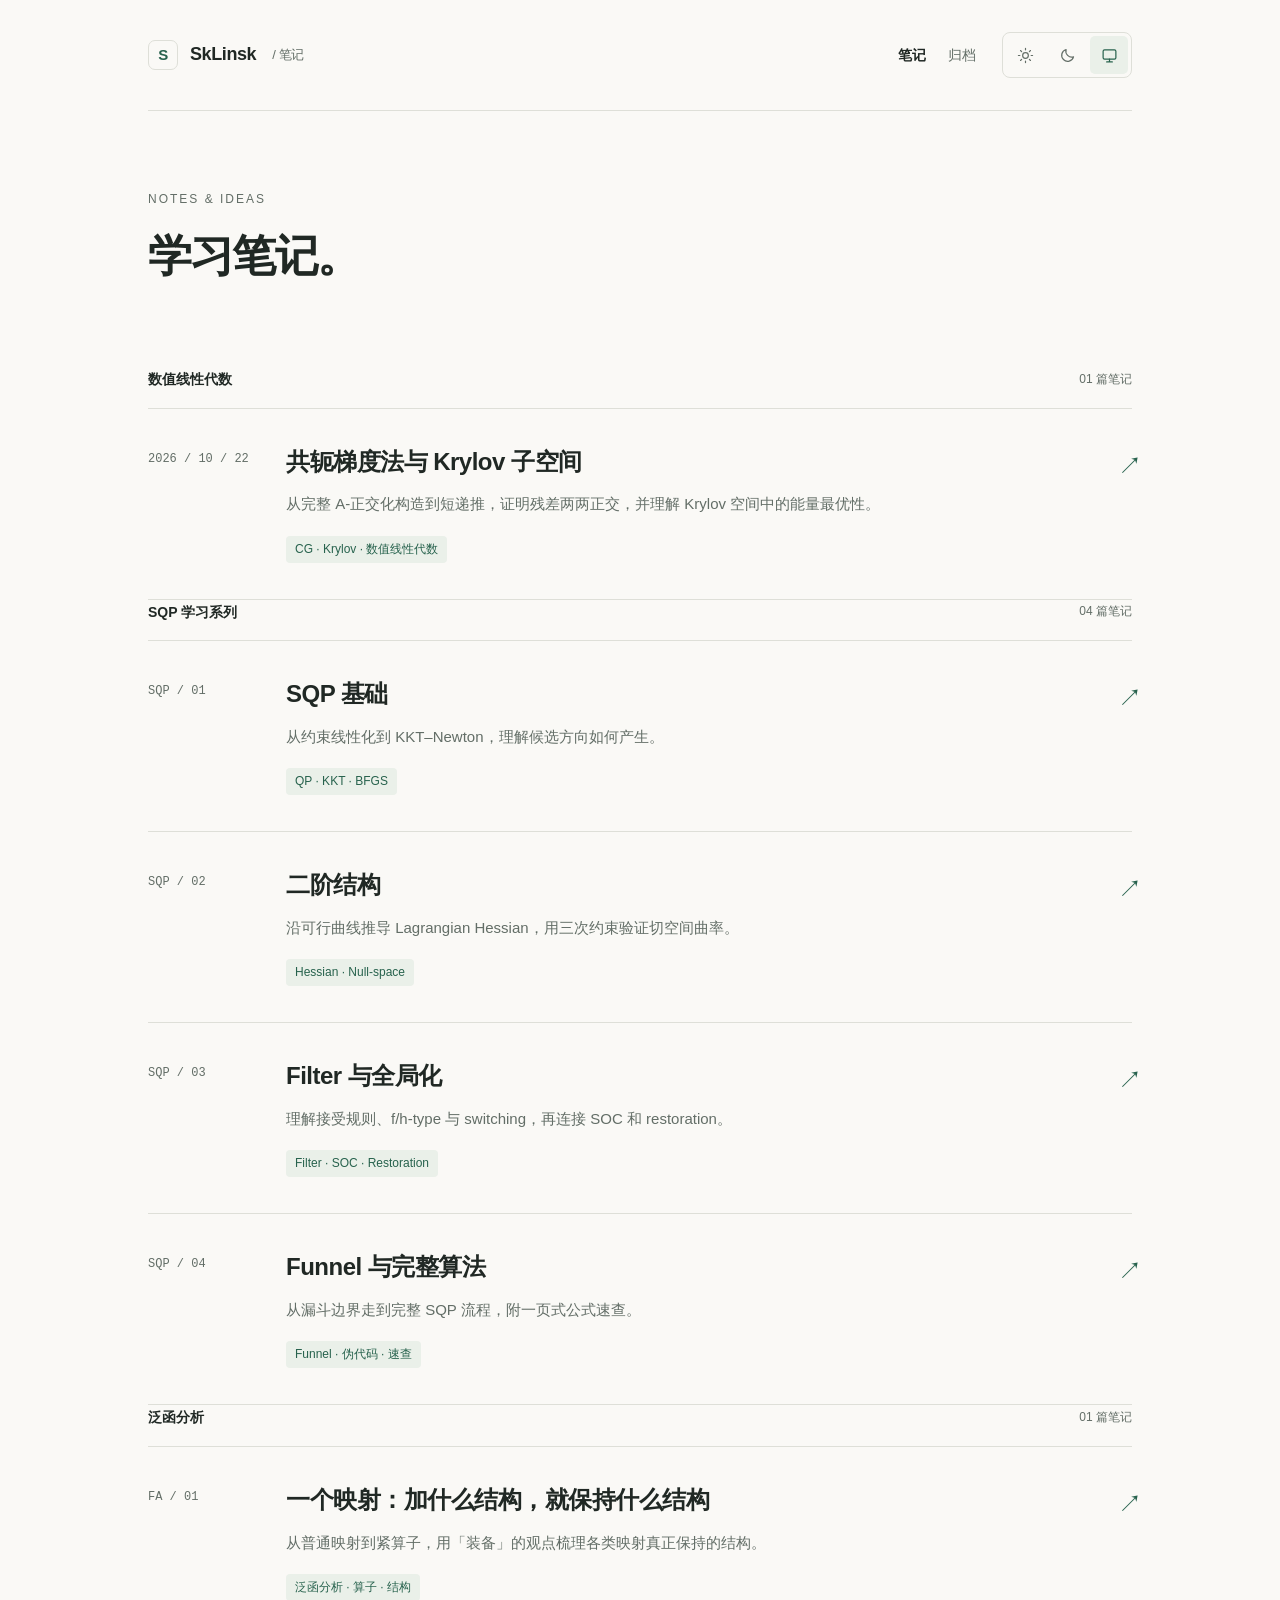
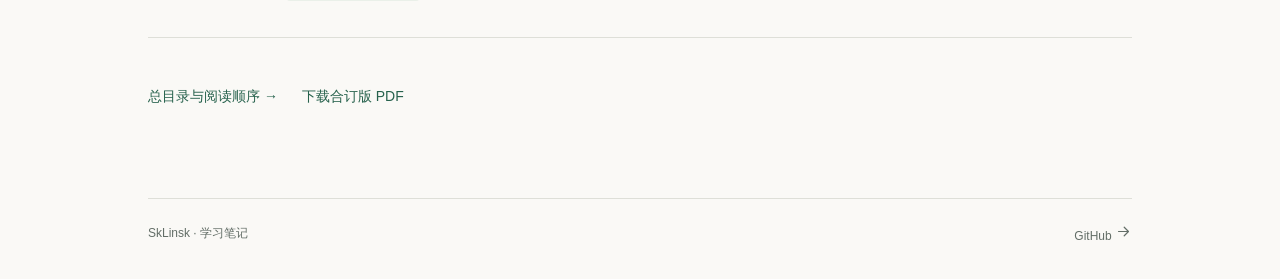
<file: index.html>
<!doctype html><html lang="zh-CN"><head><meta charset="utf-8"><meta name="viewport" content="width=device-width,initial-scale=1"><meta name="description" content="SkLinsk 的学习笔记：约束优化、数学与算法。"><meta name="color-scheme" content="light dark"><title>学习笔记 · SkLinsk 笔记</title><script src="/assets/theme.js"></script><link rel="stylesheet" href="/assets/site.css?v=20261009-series"></head><body id="top"><a class="skip" href="#main">跳到正文</a><div class="shell"><header class="site-header"><a class="brand" href="/"><span class="brand-mark">S</span>SkLinsk <small> / 笔记</small></a><div class="header-actions"><nav class="nav-links" aria-label="主导航"><a href="/" aria-current="page">笔记</a><a href="/archives/" >归档</a></nav><div class="theme-switch" role="group" aria-label="外观模式"><button type="button" data-mode="light" aria-label="白色模式" title="白色模式" aria-pressed="false"><svg aria-hidden="true" viewBox="0 0 24 24"><circle cx="12" cy="12" r="4"/><path d="M12 2v2m0 16v2M2 12h2m16 0h2M5 5l1.5 1.5m11 11L19 19M5 19l1.5-1.5m11-11L19 5"/></svg></button><button type="button" data-mode="dark" aria-label="黑色模式" title="黑色模式" aria-pressed="false"><svg aria-hidden="true" viewBox="0 0 24 24"><path d="M20.5 14A8.5 8.5 0 0 1 10 3.5 8.5 8.5 0 1 0 20.5 14Z"/></svg></button><button type="button" data-mode="system" aria-label="跟随系统" title="跟随系统" aria-pressed="false"><svg aria-hidden="true" viewBox="0 0 24 24"><rect x="3" y="4" width="18" height="13" rx="2"/><path d="M8 21h8m-4-4v4"/></svg></button></div></div></header><main id="main"><section class="intro"><p class="eyebrow">Notes & Ideas</p><h1>学习笔记。</h1></section><section aria-labelledby="cg-notes-title"><div class="section-label"><h2 id="cg-notes-title">数值线性代数</h2><span>01 篇笔记</span></div><article class="note-row"><time class="note-date" datetime="2026-10-22">2026 / 10 / 22</time><div><h3><a href="/notes/cg/">共轭梯度法与 Krylov 子空间</a></h3><p>从完整 A-正交化构造到短递推，证明残差两两正交，并理解 Krylov 空间中的能量最优性。</p><div class="tags"><span class="tag">CG · Krylov · 数值线性代数</span></div></div><a href="/notes/cg/" class="row-arrow" aria-label="阅读 CG 与 Krylov 笔记">↗</a></article></section><section aria-labelledby="notes-title"><div class="section-label"><h2 id="notes-title">SQP 学习系列</h2><span>04 篇笔记</span></div><article class="note-row"><span class="note-date">SQP / 01</span><div><h3><a href="/notes/sqp/basics/">SQP 基础</a></h3><p>从约束线性化到 KKT–Newton，理解候选方向如何产生。</p><div class="tags"><span class="tag">QP · KKT · BFGS</span></div></div><a href="/notes/sqp/basics/" class="row-arrow" aria-label="阅读SQP 基础">↗</a></article><article class="note-row"><span class="note-date">SQP / 02</span><div><h3><a href="/notes/sqp/curvature/">二阶结构</a></h3><p>沿可行曲线推导 Lagrangian Hessian，用三次约束验证切空间曲率。</p><div class="tags"><span class="tag">Hessian · Null-space</span></div></div><a href="/notes/sqp/curvature/" class="row-arrow" aria-label="阅读二阶结构">↗</a></article><article class="note-row"><span class="note-date">SQP / 03</span><div><h3><a href="/notes/sqp/filter/">Filter 与全局化</a></h3><p>理解接受规则、f/h-type 与 switching，再连接 SOC 和 restoration。</p><div class="tags"><span class="tag">Filter · SOC · Restoration</span></div></div><a href="/notes/sqp/filter/" class="row-arrow" aria-label="阅读Filter 与全局化">↗</a></article><article class="note-row"><span class="note-date">SQP / 04</span><div><h3><a href="/notes/sqp/funnel/">Funnel 与完整算法</a></h3><p>从漏斗边界走到完整 SQP 流程，附一页式公式速查。</p><div class="tags"><span class="tag">Funnel · 伪代码 · 速查</span></div></div><a href="/notes/sqp/funnel/" class="row-arrow" aria-label="阅读Funnel 与完整算法">↗</a></article></section><section aria-labelledby="fa-title"><div class="section-label"><h2 id="fa-title">泛函分析</h2><span>01 篇笔记</span></div><article class="note-row"><span class="note-date">FA / 01</span><div><h3><a href="/notes/functional-analysis/">一个映射：加什么结构，就保持什么结构</a></h3><p>从普通映射到紧算子，用「装备」的观点梳理各类映射真正保持的结构。</p><div class="tags"><span class="tag">泛函分析 · 算子 · 结构</span></div></div><a href="/notes/functional-analysis/" class="row-arrow" aria-label="阅读一个映射">↗</a></article></section><nav class="resources" aria-label="系列资源"><a href="/notes/sqp/">总目录与阅读顺序 →</a><a href="/notes/sqp/sqp-notes.pdf">下载合订版 PDF</a></nav></main><footer class="site-footer"><span>SkLinsk · 学习笔记</span><a href="https://github.com/SkLinsk/SkLinsk.github.io">GitHub <svg aria-hidden="true" viewBox="0 0 24 24"><path d="M5 12h14m-6-6 6 6-6 6"/></svg></a></footer></div></body></html>
</file>
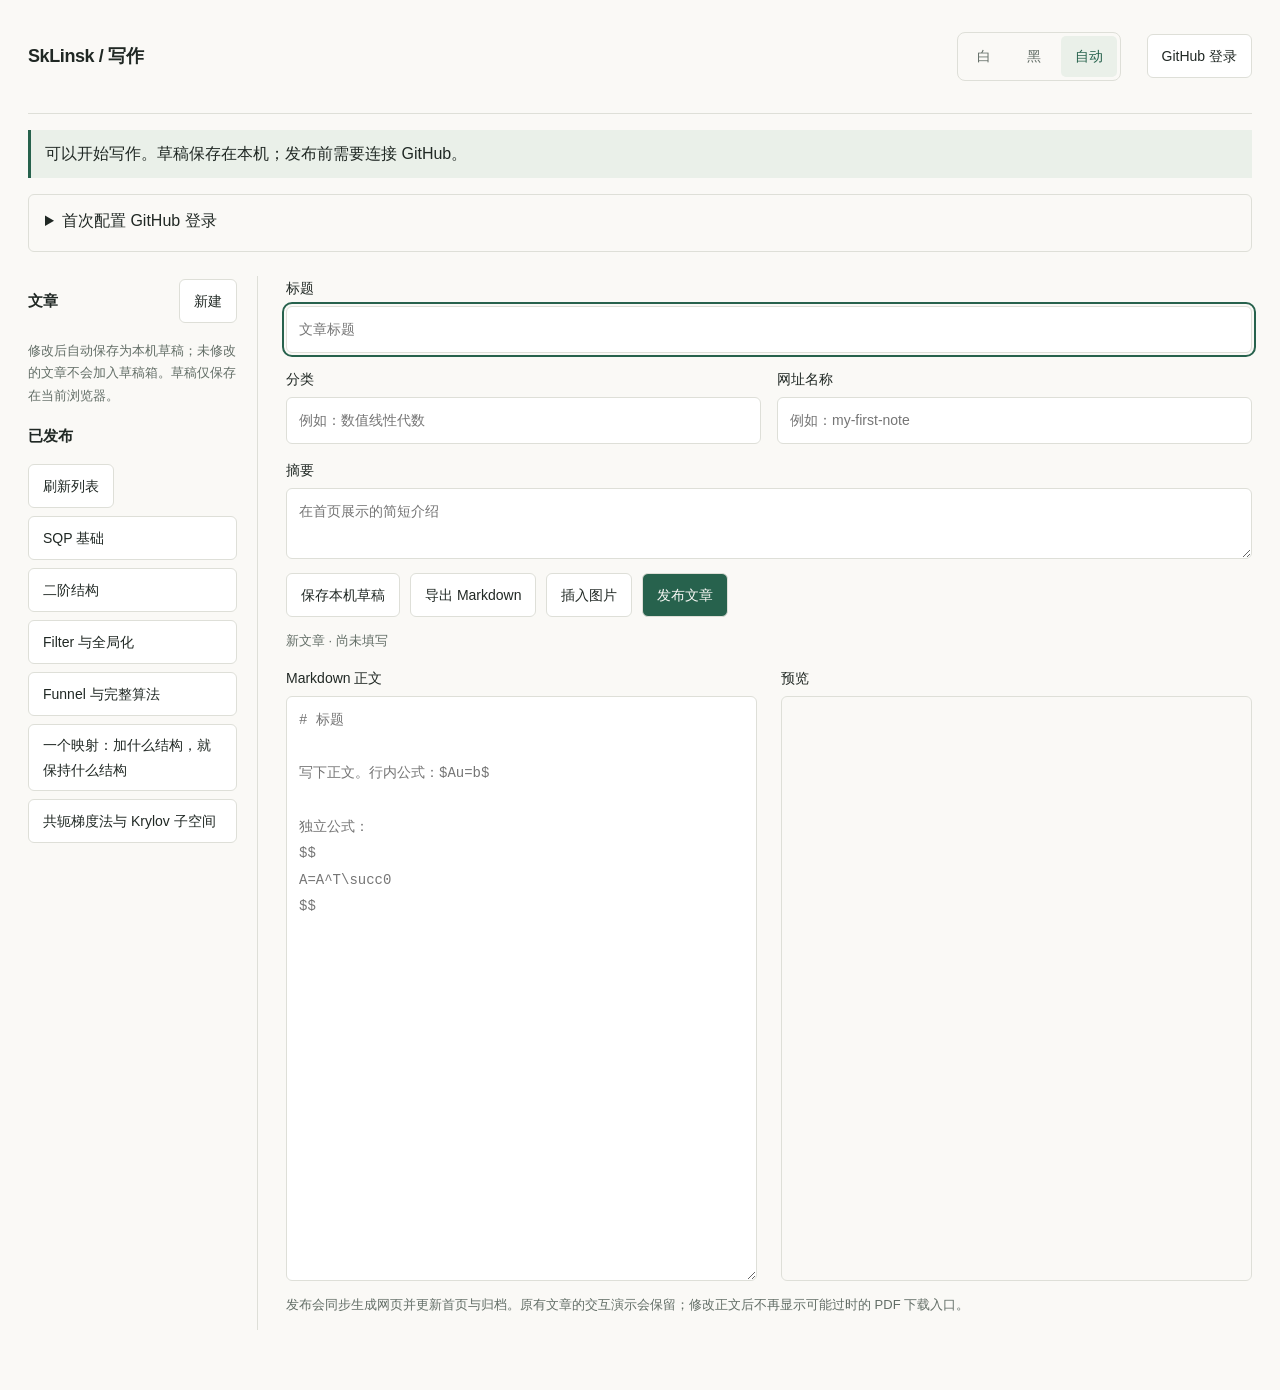
<file: admin/index.html>
<!doctype html><html lang="zh-CN"><head><meta charset="utf-8"><meta name="viewport" content="width=device-width,initial-scale=1"><meta name="referrer" content="no-referrer"><meta name="robots" content="noindex"><title>写作 · SkLinsk</title><script src="/assets/theme.js"></script><link rel="stylesheet" href="/assets/site.css"><link rel="stylesheet" href="/notes/sqp/assets/katex/katex.min.css"><link rel="stylesheet" href="writer.css?v=20261031-drafts"></head><body><a class="skip" href="#editor">跳到编辑器</a><div class="writer-shell"><header class="site-header"><a class="brand" href="/">SkLinsk / 写作</a><div class="header-actions"><div class="theme-switch" role="group" aria-label="外观模式"><button data-mode="light" aria-label="白色模式">白</button><button data-mode="dark" aria-label="黑色模式">黑</button><button data-mode="system" aria-label="跟随系统">自动</button></div><button id="login">GitHub 登录</button><button id="logout" hidden>退出</button></div></header><p id="status" role="status">正在载入写作后台…</p><details id="setup"><summary>首次配置 GitHub 登录</summary><p>授权服务尚未连接时，仍可保存本机草稿和预览。<a href="setup.html">查看配置步骤</a></p><label>你的授权服务网址 <input id="auth-url" type="url" placeholder="https://你的服务.workers.dev"></label><button id="save-auth">保存服务网址</button></details><div class="workspace"><aside><div class="aside-head"><h2>文章</h2><button id="new">新建</button></div><p class="muted">修改后自动保存为本机草稿；未修改的文章不会加入草稿箱。草稿仅保存在当前浏览器。</p><div id="drafts"></div><h3>已发布</h3><button id="refresh">刷新列表</button><div id="articles"></div></aside><main id="editor"><div class="metadata"><label>标题<input id="title" maxlength="180" placeholder="文章标题"></label><div class="pair"><label>分类<input id="category" maxlength="80" placeholder="例如：数值线性代数"></label><label>网址名称<input id="slug" pattern="[a-z0-9-]+" placeholder="例如：my-first-note"></label></div><label>摘要<textarea id="summary" rows="2" maxlength="300" placeholder="在首页展示的简短介绍"></textarea></label></div><div class="toolbar"><button id="save">保存本机草稿</button><button id="export">导出 Markdown</button><label class="file-button">插入图片<input id="image" type="file" accept="image/png,image/jpeg,image/webp" hidden></label><button id="publish" class="primary">发布文章</button></div><p id="saved" class="muted">未保存</p><div class="writing"><label>Markdown 正文<textarea id="body" spellcheck="false" placeholder="# 标题&#10;&#10;写下正文。行内公式：$Au=b$&#10;&#10;独立公式：&#10;$$&#10;A=A^T\succ0&#10;$$"></textarea></label><section aria-label="文章预览"><h2>预览</h2><div class="prose" id="preview"></div></section></div><p class="muted">发布会同步生成网页并更新首页与归档。原有文章的交互演示会保留；修改正文后不再显示可能过时的 PDF 下载入口。</p></main></div></div><script src="vendor/marked.js"></script><script src="vendor/katex.js"></script><script src="core.js"></script><script src="writer.js?v=20261031-drafts"></script></body></html>
</file>
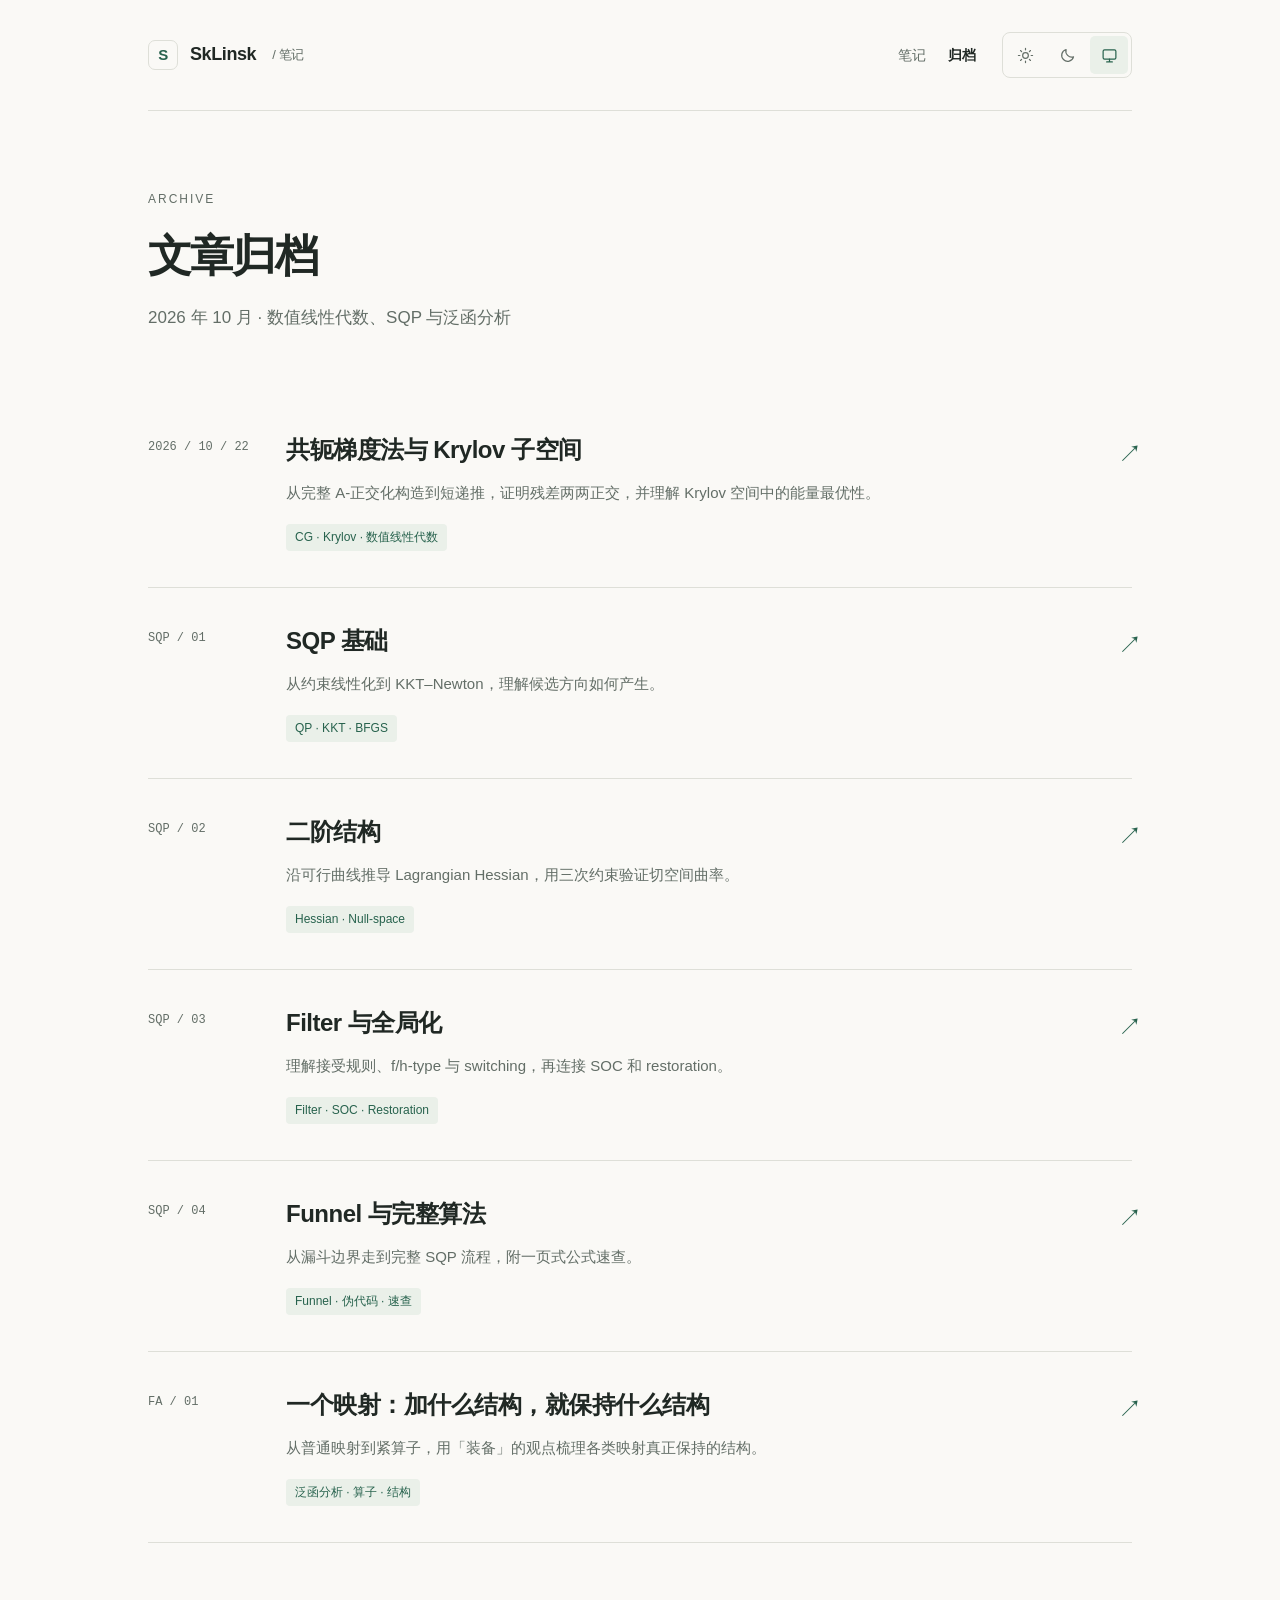
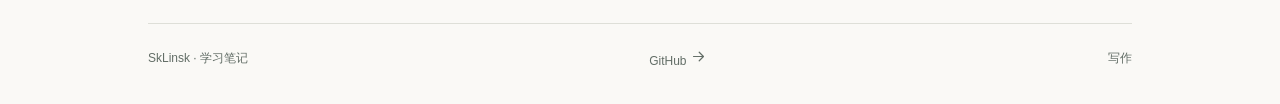
<file: archives/index.html>
<!doctype html><html lang="zh-CN"><head><meta charset="utf-8"><meta name="viewport" content="width=device-width,initial-scale=1"><meta name="description" content="SkLinsk 的学习笔记：约束优化、数学与算法。"><meta name="color-scheme" content="light dark"><title>文章归档 · SkLinsk 笔记</title><script src="/assets/theme.js"></script><link rel="stylesheet" href="/assets/site.css?v=20261009-series"></head><body id="top"><a class="skip" href="#main">跳到正文</a><div class="shell"><header class="site-header"><a class="brand" href="/"><span class="brand-mark">S</span>SkLinsk <small> / 笔记</small></a><div class="header-actions"><nav class="nav-links" aria-label="主导航"><a href="/">笔记</a><a href="/archives/" aria-current="page">归档</a></nav><div class="theme-switch" role="group" aria-label="外观模式"><button type="button" data-mode="light" aria-label="白色模式" title="白色模式" aria-pressed="false"><svg aria-hidden="true" viewBox="0 0 24 24"><circle cx="12" cy="12" r="4"/><path d="M12 2v2m0 16v2M2 12h2m16 0h2M5 5l1.5 1.5m11 11L19 19M5 19l1.5-1.5m11-11L19 5"/></svg></button><button type="button" data-mode="dark" aria-label="黑色模式" title="黑色模式" aria-pressed="false"><svg aria-hidden="true" viewBox="0 0 24 24"><path d="M20.5 14A8.5 8.5 0 0 1 10 3.5 8.5 8.5 0 1 0 20.5 14Z"/></svg></button><button type="button" data-mode="system" aria-label="跟随系统" title="跟随系统" aria-pressed="false"><svg aria-hidden="true" viewBox="0 0 24 24"><rect x="3" y="4" width="18" height="13" rx="2"/><path d="M8 21h8m-4-4v4"/></svg></button></div></div></header><main id="main"><section class="intro"><p class="eyebrow">Archive</p><h1>文章归档</h1><p>2026 年 10 月 · 数值线性代数、SQP 与泛函分析</p></section><section aria-label="归档文章"><article class="note-row"><time class="note-date" datetime="2026-10-22">2026 / 10 / 22</time><div><h3><a href="/notes/cg/">共轭梯度法与 Krylov 子空间</a></h3><p>从完整 A-正交化构造到短递推，证明残差两两正交，并理解 Krylov 空间中的能量最优性。</p><div class="tags"><span class="tag">CG · Krylov · 数值线性代数</span></div></div><a href="/notes/cg/" class="row-arrow" aria-label="阅读 CG 与 Krylov 笔记">↗</a></article><article class="note-row"><span class="note-date">SQP / 01</span><div><h3><a href="/notes/sqp/basics/">SQP 基础</a></h3><p>从约束线性化到 KKT–Newton，理解候选方向如何产生。</p><div class="tags"><span class="tag">QP · KKT · BFGS</span></div></div><a href="/notes/sqp/basics/" class="row-arrow" aria-label="阅读SQP 基础">↗</a></article><article class="note-row"><span class="note-date">SQP / 02</span><div><h3><a href="/notes/sqp/curvature/">二阶结构</a></h3><p>沿可行曲线推导 Lagrangian Hessian，用三次约束验证切空间曲率。</p><div class="tags"><span class="tag">Hessian · Null-space</span></div></div><a href="/notes/sqp/curvature/" class="row-arrow" aria-label="阅读二阶结构">↗</a></article><article class="note-row"><span class="note-date">SQP / 03</span><div><h3><a href="/notes/sqp/filter/">Filter 与全局化</a></h3><p>理解接受规则、f/h-type 与 switching，再连接 SOC 和 restoration。</p><div class="tags"><span class="tag">Filter · SOC · Restoration</span></div></div><a href="/notes/sqp/filter/" class="row-arrow" aria-label="阅读Filter 与全局化">↗</a></article><article class="note-row"><span class="note-date">SQP / 04</span><div><h3><a href="/notes/sqp/funnel/">Funnel 与完整算法</a></h3><p>从漏斗边界走到完整 SQP 流程，附一页式公式速查。</p><div class="tags"><span class="tag">Funnel · 伪代码 · 速查</span></div></div><a href="/notes/sqp/funnel/" class="row-arrow" aria-label="阅读Funnel 与完整算法">↗</a></article><article class="note-row"><span class="note-date">FA / 01</span><div><h3><a href="/notes/functional-analysis/">一个映射：加什么结构，就保持什么结构</a></h3><p>从普通映射到紧算子，用「装备」的观点梳理各类映射真正保持的结构。</p><div class="tags"><span class="tag">泛函分析 · 算子 · 结构</span></div></div><a href="/notes/functional-analysis/" class="row-arrow" aria-label="阅读一个映射">↗</a></article></section></main><footer class="site-footer"><span>SkLinsk · 学习笔记</span><a href="https://github.com/SkLinsk/SkLinsk.github.io">GitHub <svg aria-hidden="true" viewBox="0 0 24 24"><path d="M5 12h14m-6-6 6 6-6 6"/></svg></a><a href="/admin/" class="writer-entry">写作</a></footer></div></body></html>
</file>
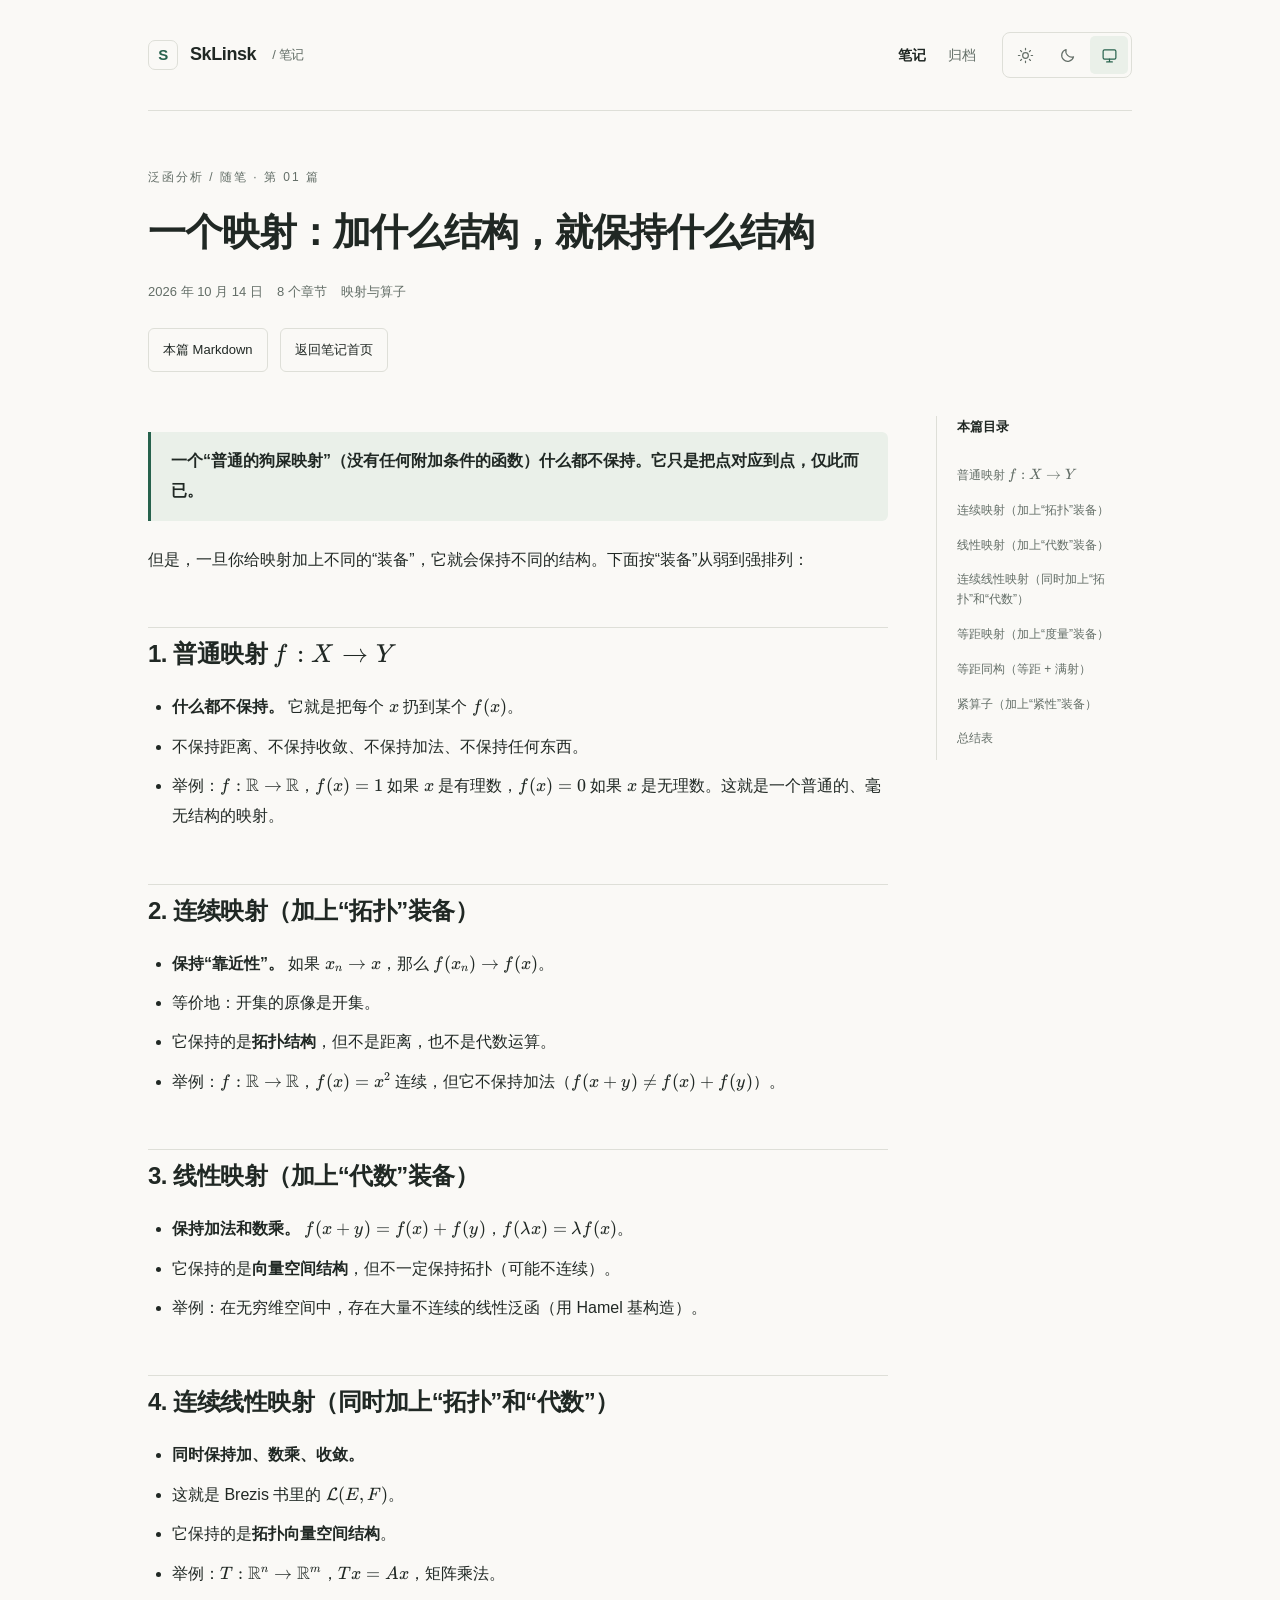
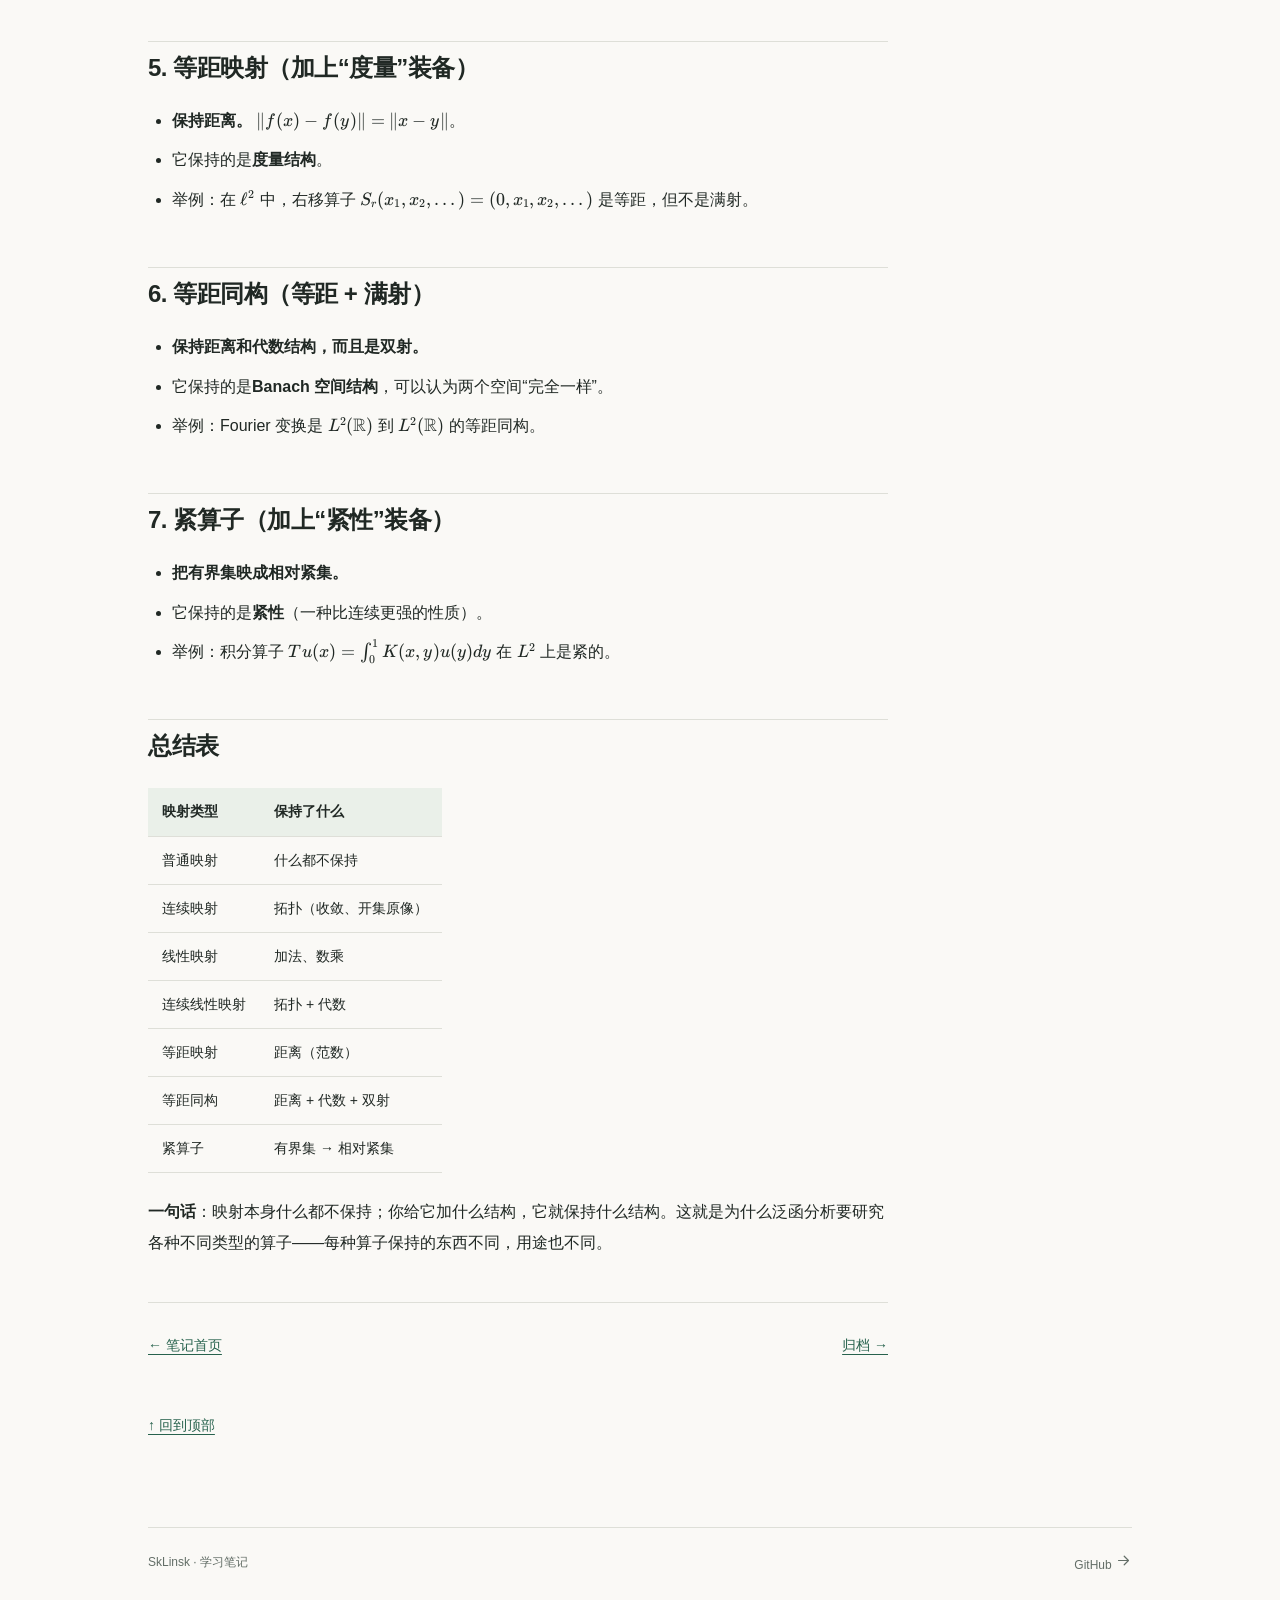
<file: notes/functional-analysis/index.html>
<!doctype html><html lang="zh-CN"><head><meta charset="utf-8"><meta name="viewport" content="width=device-width,initial-scale=1"><meta name="description" content="SkLinsk 的学习笔记：约束优化、数学与算法。"><meta name="color-scheme" content="light dark"><title>一个映射 · SkLinsk 笔记</title><script src="/assets/theme.js"></script><link rel="stylesheet" href="/assets/site.css?v=20261009-series"><link rel="preload" href="/notes/sqp/assets/katex/fonts/KaTeX_Main-Regular.woff2" as="font" type="font/woff2" crossorigin><link rel="preload" href="/notes/sqp/assets/katex/fonts/KaTeX_Math-Italic.woff2" as="font" type="font/woff2" crossorigin><link rel="stylesheet" href="/notes/sqp/assets/katex/katex.min.css?v=20261009-series"></head><body id="top"><a class="skip" href="#main">跳到正文</a><div class="shell"><header class="site-header"><a class="brand" href="/"><span class="brand-mark">S</span>SkLinsk <small> / 笔记</small></a><div class="header-actions"><nav class="nav-links" aria-label="主导航"><a href="/" aria-current="page">笔记</a><a href="/archives/" >归档</a></nav><div class="theme-switch" role="group" aria-label="外观模式"><button type="button" data-mode="light" aria-label="白色模式" title="白色模式" aria-pressed="false"><svg aria-hidden="true" viewBox="0 0 24 24"><circle cx="12" cy="12" r="4"/><path d="M12 2v2m0 16v2M2 12h2m16 0h2M5 5l1.5 1.5m11 11L19 19M5 19l1.5-1.5m11-11L19 5"/></svg></button><button type="button" data-mode="dark" aria-label="黑色模式" title="黑色模式" aria-pressed="false"><svg aria-hidden="true" viewBox="0 0 24 24"><path d="M20.5 14A8.5 8.5 0 0 1 10 3.5 8.5 8.5 0 1 0 20.5 14Z"/></svg></button><button type="button" data-mode="system" aria-label="跟随系统" title="跟随系统" aria-pressed="false"><svg aria-hidden="true" viewBox="0 0 24 24"><rect x="3" y="4" width="18" height="13" rx="2"/><path d="M8 21h8m-4-4v4"/></svg></button></div></div></header><main id="main"><header class="article-head"><p class="eyebrow"><a href="/">泛函分析</a> / 随笔 · 第 01 篇</p><h1>一个映射：加什么结构，就保持什么结构</h1><div class="meta"><time datetime="2026-10-14">2026 年 10 月 14 日</time><span>8 个章节</span><span>映射与算子</span></div><div class="article-actions"><a href="note.md" download>本篇 Markdown</a><a href="/">返回笔记首页</a></div></header><div class="article-layout"><article class="prose">
<blockquote>
<p><strong>一个“普通的狗屎映射”（没有任何附加条件的函数）什么都不保持。它只是把点对应到点，仅此而已。</strong></p>
</blockquote>
<p>但是，一旦你给映射加上不同的“装备”，它就会保持不同的结构。下面按“装备”从弱到强排列：</p>
<h2 id="section-1">1. 普通映射 <span class="katex"><span class="katex-mathml"><math xmlns="http://www.w3.org/1998/Math/MathML"><semantics><mrow><mi>f</mi><mo>:</mo><mi>X</mi><mo>→</mo><mi>Y</mi></mrow><annotation encoding="application/x-tex">f: X \to Y</annotation></semantics></math></span><span class="katex-html" aria-hidden="true"><span class="base"><span class="strut" style="height:0.8888799999999999em;vertical-align:-0.19444em;"></span><span class="mord mathnormal" style="margin-right:0.10764em;">f</span><span class="mspace" style="margin-right:0.2777777777777778em;"></span><span class="mrel">:</span><span class="mspace" style="margin-right:0.2777777777777778em;"></span></span><span class="base"><span class="strut" style="height:0.68333em;vertical-align:0em;"></span><span class="mord mathnormal" style="margin-right:0.07847em;">X</span><span class="mspace" style="margin-right:0.2777777777777778em;"></span><span class="mrel">→</span><span class="mspace" style="margin-right:0.2777777777777778em;"></span></span><span class="base"><span class="strut" style="height:0.68333em;vertical-align:0em;"></span><span class="mord mathnormal" style="margin-right:0.22222em;">Y</span></span></span></span></h2>
<ul>
<li><strong>什么都不保持。</strong> 它就是把每个 <span class="katex"><span class="katex-mathml"><math xmlns="http://www.w3.org/1998/Math/MathML"><semantics><mrow><mi>x</mi></mrow><annotation encoding="application/x-tex">x</annotation></semantics></math></span><span class="katex-html" aria-hidden="true"><span class="base"><span class="strut" style="height:0.43056em;vertical-align:0em;"></span><span class="mord mathnormal">x</span></span></span></span> 扔到某个 <span class="katex"><span class="katex-mathml"><math xmlns="http://www.w3.org/1998/Math/MathML"><semantics><mrow><mi>f</mi><mo stretchy="false">(</mo><mi>x</mi><mo stretchy="false">)</mo></mrow><annotation encoding="application/x-tex">f(x)</annotation></semantics></math></span><span class="katex-html" aria-hidden="true"><span class="base"><span class="strut" style="height:1em;vertical-align:-0.25em;"></span><span class="mord mathnormal" style="margin-right:0.10764em;">f</span><span class="mopen">(</span><span class="mord mathnormal">x</span><span class="mclose">)</span></span></span></span>。</li>
<li>不保持距离、不保持收敛、不保持加法、不保持任何东西。</li>
<li>举例：<span class="katex"><span class="katex-mathml"><math xmlns="http://www.w3.org/1998/Math/MathML"><semantics><mrow><mi>f</mi><mo>:</mo><mi mathvariant="double-struck">R</mi><mo>→</mo><mi mathvariant="double-struck">R</mi></mrow><annotation encoding="application/x-tex">f: \mathbb{R} \to \mathbb{R}</annotation></semantics></math></span><span class="katex-html" aria-hidden="true"><span class="base"><span class="strut" style="height:0.8888799999999999em;vertical-align:-0.19444em;"></span><span class="mord mathnormal" style="margin-right:0.10764em;">f</span><span class="mspace" style="margin-right:0.2777777777777778em;"></span><span class="mrel">:</span><span class="mspace" style="margin-right:0.2777777777777778em;"></span></span><span class="base"><span class="strut" style="height:0.68889em;vertical-align:0em;"></span><span class="mord"><span class="mord mathbb">R</span></span><span class="mspace" style="margin-right:0.2777777777777778em;"></span><span class="mrel">→</span><span class="mspace" style="margin-right:0.2777777777777778em;"></span></span><span class="base"><span class="strut" style="height:0.68889em;vertical-align:0em;"></span><span class="mord"><span class="mord mathbb">R</span></span></span></span></span>，<span class="katex"><span class="katex-mathml"><math xmlns="http://www.w3.org/1998/Math/MathML"><semantics><mrow><mi>f</mi><mo stretchy="false">(</mo><mi>x</mi><mo stretchy="false">)</mo><mo>=</mo><mn>1</mn></mrow><annotation encoding="application/x-tex">f(x) = 1</annotation></semantics></math></span><span class="katex-html" aria-hidden="true"><span class="base"><span class="strut" style="height:1em;vertical-align:-0.25em;"></span><span class="mord mathnormal" style="margin-right:0.10764em;">f</span><span class="mopen">(</span><span class="mord mathnormal">x</span><span class="mclose">)</span><span class="mspace" style="margin-right:0.2777777777777778em;"></span><span class="mrel">=</span><span class="mspace" style="margin-right:0.2777777777777778em;"></span></span><span class="base"><span class="strut" style="height:0.64444em;vertical-align:0em;"></span><span class="mord">1</span></span></span></span> 如果 <span class="katex"><span class="katex-mathml"><math xmlns="http://www.w3.org/1998/Math/MathML"><semantics><mrow><mi>x</mi></mrow><annotation encoding="application/x-tex">x</annotation></semantics></math></span><span class="katex-html" aria-hidden="true"><span class="base"><span class="strut" style="height:0.43056em;vertical-align:0em;"></span><span class="mord mathnormal">x</span></span></span></span> 是有理数，<span class="katex"><span class="katex-mathml"><math xmlns="http://www.w3.org/1998/Math/MathML"><semantics><mrow><mi>f</mi><mo stretchy="false">(</mo><mi>x</mi><mo stretchy="false">)</mo><mo>=</mo><mn>0</mn></mrow><annotation encoding="application/x-tex">f(x) = 0</annotation></semantics></math></span><span class="katex-html" aria-hidden="true"><span class="base"><span class="strut" style="height:1em;vertical-align:-0.25em;"></span><span class="mord mathnormal" style="margin-right:0.10764em;">f</span><span class="mopen">(</span><span class="mord mathnormal">x</span><span class="mclose">)</span><span class="mspace" style="margin-right:0.2777777777777778em;"></span><span class="mrel">=</span><span class="mspace" style="margin-right:0.2777777777777778em;"></span></span><span class="base"><span class="strut" style="height:0.64444em;vertical-align:0em;"></span><span class="mord">0</span></span></span></span> 如果 <span class="katex"><span class="katex-mathml"><math xmlns="http://www.w3.org/1998/Math/MathML"><semantics><mrow><mi>x</mi></mrow><annotation encoding="application/x-tex">x</annotation></semantics></math></span><span class="katex-html" aria-hidden="true"><span class="base"><span class="strut" style="height:0.43056em;vertical-align:0em;"></span><span class="mord mathnormal">x</span></span></span></span> 是无理数。这就是一个普通的、毫无结构的映射。</li>
</ul>
<h2 id="section-2">2. 连续映射（加上“拓扑”装备）</h2>
<ul>
<li><strong>保持“靠近性”。</strong> 如果 <span class="katex"><span class="katex-mathml"><math xmlns="http://www.w3.org/1998/Math/MathML"><semantics><mrow><msub><mi>x</mi><mi>n</mi></msub><mo>→</mo><mi>x</mi></mrow><annotation encoding="application/x-tex">x_n \to x</annotation></semantics></math></span><span class="katex-html" aria-hidden="true"><span class="base"><span class="strut" style="height:0.58056em;vertical-align:-0.15em;"></span><span class="mord"><span class="mord mathnormal">x</span><span class="msupsub"><span class="vlist-t vlist-t2"><span class="vlist-r"><span class="vlist" style="height:0.151392em;"><span style="top:-2.5500000000000003em;margin-left:0em;margin-right:0.05em;"><span class="pstrut" style="height:2.7em;"></span><span class="sizing reset-size6 size3 mtight"><span class="mord mathnormal mtight">n</span></span></span></span><span class="vlist-s">​</span></span><span class="vlist-r"><span class="vlist" style="height:0.15em;"><span></span></span></span></span></span></span><span class="mspace" style="margin-right:0.2777777777777778em;"></span><span class="mrel">→</span><span class="mspace" style="margin-right:0.2777777777777778em;"></span></span><span class="base"><span class="strut" style="height:0.43056em;vertical-align:0em;"></span><span class="mord mathnormal">x</span></span></span></span>，那么 <span class="katex"><span class="katex-mathml"><math xmlns="http://www.w3.org/1998/Math/MathML"><semantics><mrow><mi>f</mi><mo stretchy="false">(</mo><msub><mi>x</mi><mi>n</mi></msub><mo stretchy="false">)</mo><mo>→</mo><mi>f</mi><mo stretchy="false">(</mo><mi>x</mi><mo stretchy="false">)</mo></mrow><annotation encoding="application/x-tex">f(x_n) \to f(x)</annotation></semantics></math></span><span class="katex-html" aria-hidden="true"><span class="base"><span class="strut" style="height:1em;vertical-align:-0.25em;"></span><span class="mord mathnormal" style="margin-right:0.10764em;">f</span><span class="mopen">(</span><span class="mord"><span class="mord mathnormal">x</span><span class="msupsub"><span class="vlist-t vlist-t2"><span class="vlist-r"><span class="vlist" style="height:0.151392em;"><span style="top:-2.5500000000000003em;margin-left:0em;margin-right:0.05em;"><span class="pstrut" style="height:2.7em;"></span><span class="sizing reset-size6 size3 mtight"><span class="mord mathnormal mtight">n</span></span></span></span><span class="vlist-s">​</span></span><span class="vlist-r"><span class="vlist" style="height:0.15em;"><span></span></span></span></span></span></span><span class="mclose">)</span><span class="mspace" style="margin-right:0.2777777777777778em;"></span><span class="mrel">→</span><span class="mspace" style="margin-right:0.2777777777777778em;"></span></span><span class="base"><span class="strut" style="height:1em;vertical-align:-0.25em;"></span><span class="mord mathnormal" style="margin-right:0.10764em;">f</span><span class="mopen">(</span><span class="mord mathnormal">x</span><span class="mclose">)</span></span></span></span>。</li>
<li>等价地：开集的原像是开集。</li>
<li>它保持的是<strong>拓扑结构</strong>，但不是距离，也不是代数运算。</li>
<li>举例：<span class="katex"><span class="katex-mathml"><math xmlns="http://www.w3.org/1998/Math/MathML"><semantics><mrow><mi>f</mi><mo>:</mo><mi mathvariant="double-struck">R</mi><mo>→</mo><mi mathvariant="double-struck">R</mi></mrow><annotation encoding="application/x-tex">f: \mathbb{R} \to \mathbb{R}</annotation></semantics></math></span><span class="katex-html" aria-hidden="true"><span class="base"><span class="strut" style="height:0.8888799999999999em;vertical-align:-0.19444em;"></span><span class="mord mathnormal" style="margin-right:0.10764em;">f</span><span class="mspace" style="margin-right:0.2777777777777778em;"></span><span class="mrel">:</span><span class="mspace" style="margin-right:0.2777777777777778em;"></span></span><span class="base"><span class="strut" style="height:0.68889em;vertical-align:0em;"></span><span class="mord"><span class="mord mathbb">R</span></span><span class="mspace" style="margin-right:0.2777777777777778em;"></span><span class="mrel">→</span><span class="mspace" style="margin-right:0.2777777777777778em;"></span></span><span class="base"><span class="strut" style="height:0.68889em;vertical-align:0em;"></span><span class="mord"><span class="mord mathbb">R</span></span></span></span></span>，<span class="katex"><span class="katex-mathml"><math xmlns="http://www.w3.org/1998/Math/MathML"><semantics><mrow><mi>f</mi><mo stretchy="false">(</mo><mi>x</mi><mo stretchy="false">)</mo><mo>=</mo><msup><mi>x</mi><mn>2</mn></msup></mrow><annotation encoding="application/x-tex">f(x) = x^2</annotation></semantics></math></span><span class="katex-html" aria-hidden="true"><span class="base"><span class="strut" style="height:1em;vertical-align:-0.25em;"></span><span class="mord mathnormal" style="margin-right:0.10764em;">f</span><span class="mopen">(</span><span class="mord mathnormal">x</span><span class="mclose">)</span><span class="mspace" style="margin-right:0.2777777777777778em;"></span><span class="mrel">=</span><span class="mspace" style="margin-right:0.2777777777777778em;"></span></span><span class="base"><span class="strut" style="height:0.8141079999999999em;vertical-align:0em;"></span><span class="mord"><span class="mord mathnormal">x</span><span class="msupsub"><span class="vlist-t"><span class="vlist-r"><span class="vlist" style="height:0.8141079999999999em;"><span style="top:-3.063em;margin-right:0.05em;"><span class="pstrut" style="height:2.7em;"></span><span class="sizing reset-size6 size3 mtight"><span class="mord mtight">2</span></span></span></span></span></span></span></span></span></span></span> 连续，但它不保持加法（<span class="katex"><span class="katex-mathml"><math xmlns="http://www.w3.org/1998/Math/MathML"><semantics><mrow><mi>f</mi><mo stretchy="false">(</mo><mi>x</mi><mo>+</mo><mi>y</mi><mo stretchy="false">)</mo><mo mathvariant="normal">≠</mo><mi>f</mi><mo stretchy="false">(</mo><mi>x</mi><mo stretchy="false">)</mo><mo>+</mo><mi>f</mi><mo stretchy="false">(</mo><mi>y</mi><mo stretchy="false">)</mo></mrow><annotation encoding="application/x-tex">f(x+y) \neq f(x)+f(y)</annotation></semantics></math></span><span class="katex-html" aria-hidden="true"><span class="base"><span class="strut" style="height:1em;vertical-align:-0.25em;"></span><span class="mord mathnormal" style="margin-right:0.10764em;">f</span><span class="mopen">(</span><span class="mord mathnormal">x</span><span class="mspace" style="margin-right:0.2222222222222222em;"></span><span class="mbin">+</span><span class="mspace" style="margin-right:0.2222222222222222em;"></span></span><span class="base"><span class="strut" style="height:1em;vertical-align:-0.25em;"></span><span class="mord mathnormal" style="margin-right:0.03588em;">y</span><span class="mclose">)</span><span class="mspace" style="margin-right:0.2777777777777778em;"></span><span class="mrel"><span class="mrel"><span class="mord vbox"><span class="thinbox"><span class="rlap"><span class="strut" style="height:0.8888799999999999em;vertical-align:-0.19444em;"></span><span class="inner"><span class="mrel"></span></span><span class="fix"></span></span></span></span></span><span class="mrel">=</span></span><span class="mspace" style="margin-right:0.2777777777777778em;"></span></span><span class="base"><span class="strut" style="height:1em;vertical-align:-0.25em;"></span><span class="mord mathnormal" style="margin-right:0.10764em;">f</span><span class="mopen">(</span><span class="mord mathnormal">x</span><span class="mclose">)</span><span class="mspace" style="margin-right:0.2222222222222222em;"></span><span class="mbin">+</span><span class="mspace" style="margin-right:0.2222222222222222em;"></span></span><span class="base"><span class="strut" style="height:1em;vertical-align:-0.25em;"></span><span class="mord mathnormal" style="margin-right:0.10764em;">f</span><span class="mopen">(</span><span class="mord mathnormal" style="margin-right:0.03588em;">y</span><span class="mclose">)</span></span></span></span>）。</li>
</ul>
<h2 id="section-3">3. 线性映射（加上“代数”装备）</h2>
<ul>
<li><strong>保持加法和数乘。</strong> <span class="katex"><span class="katex-mathml"><math xmlns="http://www.w3.org/1998/Math/MathML"><semantics><mrow><mi>f</mi><mo stretchy="false">(</mo><mi>x</mi><mo>+</mo><mi>y</mi><mo stretchy="false">)</mo><mo>=</mo><mi>f</mi><mo stretchy="false">(</mo><mi>x</mi><mo stretchy="false">)</mo><mo>+</mo><mi>f</mi><mo stretchy="false">(</mo><mi>y</mi><mo stretchy="false">)</mo></mrow><annotation encoding="application/x-tex">f(x+y) = f(x)+f(y)</annotation></semantics></math></span><span class="katex-html" aria-hidden="true"><span class="base"><span class="strut" style="height:1em;vertical-align:-0.25em;"></span><span class="mord mathnormal" style="margin-right:0.10764em;">f</span><span class="mopen">(</span><span class="mord mathnormal">x</span><span class="mspace" style="margin-right:0.2222222222222222em;"></span><span class="mbin">+</span><span class="mspace" style="margin-right:0.2222222222222222em;"></span></span><span class="base"><span class="strut" style="height:1em;vertical-align:-0.25em;"></span><span class="mord mathnormal" style="margin-right:0.03588em;">y</span><span class="mclose">)</span><span class="mspace" style="margin-right:0.2777777777777778em;"></span><span class="mrel">=</span><span class="mspace" style="margin-right:0.2777777777777778em;"></span></span><span class="base"><span class="strut" style="height:1em;vertical-align:-0.25em;"></span><span class="mord mathnormal" style="margin-right:0.10764em;">f</span><span class="mopen">(</span><span class="mord mathnormal">x</span><span class="mclose">)</span><span class="mspace" style="margin-right:0.2222222222222222em;"></span><span class="mbin">+</span><span class="mspace" style="margin-right:0.2222222222222222em;"></span></span><span class="base"><span class="strut" style="height:1em;vertical-align:-0.25em;"></span><span class="mord mathnormal" style="margin-right:0.10764em;">f</span><span class="mopen">(</span><span class="mord mathnormal" style="margin-right:0.03588em;">y</span><span class="mclose">)</span></span></span></span>，<span class="katex"><span class="katex-mathml"><math xmlns="http://www.w3.org/1998/Math/MathML"><semantics><mrow><mi>f</mi><mo stretchy="false">(</mo><mi>λ</mi><mi>x</mi><mo stretchy="false">)</mo><mo>=</mo><mi>λ</mi><mi>f</mi><mo stretchy="false">(</mo><mi>x</mi><mo stretchy="false">)</mo></mrow><annotation encoding="application/x-tex">f(\lambda x) = \lambda f(x)</annotation></semantics></math></span><span class="katex-html" aria-hidden="true"><span class="base"><span class="strut" style="height:1em;vertical-align:-0.25em;"></span><span class="mord mathnormal" style="margin-right:0.10764em;">f</span><span class="mopen">(</span><span class="mord mathnormal">λ</span><span class="mord mathnormal">x</span><span class="mclose">)</span><span class="mspace" style="margin-right:0.2777777777777778em;"></span><span class="mrel">=</span><span class="mspace" style="margin-right:0.2777777777777778em;"></span></span><span class="base"><span class="strut" style="height:1em;vertical-align:-0.25em;"></span><span class="mord mathnormal">λ</span><span class="mord mathnormal" style="margin-right:0.10764em;">f</span><span class="mopen">(</span><span class="mord mathnormal">x</span><span class="mclose">)</span></span></span></span>。</li>
<li>它保持的是<strong>向量空间结构</strong>，但不一定保持拓扑（可能不连续）。</li>
<li>举例：在无穷维空间中，存在大量不连续的线性泛函（用 Hamel 基构造）。</li>
</ul>
<h2 id="section-4">4. 连续线性映射（同时加上“拓扑”和“代数”）</h2>
<ul>
<li><strong>同时保持加、数乘、收敛。</strong></li>
<li>这就是 Brezis 书里的 <span class="katex"><span class="katex-mathml"><math xmlns="http://www.w3.org/1998/Math/MathML"><semantics><mrow><mi mathvariant="script">L</mi><mo stretchy="false">(</mo><mi>E</mi><mo separator="true">,</mo><mi>F</mi><mo stretchy="false">)</mo></mrow><annotation encoding="application/x-tex">\mathcal{L}(E,F)</annotation></semantics></math></span><span class="katex-html" aria-hidden="true"><span class="base"><span class="strut" style="height:1em;vertical-align:-0.25em;"></span><span class="mord"><span class="mord mathcal">L</span></span><span class="mopen">(</span><span class="mord mathnormal" style="margin-right:0.05764em;">E</span><span class="mpunct">,</span><span class="mspace" style="margin-right:0.16666666666666666em;"></span><span class="mord mathnormal" style="margin-right:0.13889em;">F</span><span class="mclose">)</span></span></span></span>。</li>
<li>它保持的是<strong>拓扑向量空间结构</strong>。</li>
<li>举例：<span class="katex"><span class="katex-mathml"><math xmlns="http://www.w3.org/1998/Math/MathML"><semantics><mrow><mi>T</mi><mo>:</mo><msup><mi mathvariant="double-struck">R</mi><mi>n</mi></msup><mo>→</mo><msup><mi mathvariant="double-struck">R</mi><mi>m</mi></msup></mrow><annotation encoding="application/x-tex">T: \mathbb{R}^n \to \mathbb{R}^m</annotation></semantics></math></span><span class="katex-html" aria-hidden="true"><span class="base"><span class="strut" style="height:0.68333em;vertical-align:0em;"></span><span class="mord mathnormal" style="margin-right:0.13889em;">T</span><span class="mspace" style="margin-right:0.2777777777777778em;"></span><span class="mrel">:</span><span class="mspace" style="margin-right:0.2777777777777778em;"></span></span><span class="base"><span class="strut" style="height:0.68889em;vertical-align:0em;"></span><span class="mord"><span class="mord"><span class="mord mathbb">R</span></span><span class="msupsub"><span class="vlist-t"><span class="vlist-r"><span class="vlist" style="height:0.664392em;"><span style="top:-3.063em;margin-right:0.05em;"><span class="pstrut" style="height:2.7em;"></span><span class="sizing reset-size6 size3 mtight"><span class="mord mathnormal mtight">n</span></span></span></span></span></span></span></span><span class="mspace" style="margin-right:0.2777777777777778em;"></span><span class="mrel">→</span><span class="mspace" style="margin-right:0.2777777777777778em;"></span></span><span class="base"><span class="strut" style="height:0.68889em;vertical-align:0em;"></span><span class="mord"><span class="mord"><span class="mord mathbb">R</span></span><span class="msupsub"><span class="vlist-t"><span class="vlist-r"><span class="vlist" style="height:0.664392em;"><span style="top:-3.063em;margin-right:0.05em;"><span class="pstrut" style="height:2.7em;"></span><span class="sizing reset-size6 size3 mtight"><span class="mord mathnormal mtight">m</span></span></span></span></span></span></span></span></span></span></span>，<span class="katex"><span class="katex-mathml"><math xmlns="http://www.w3.org/1998/Math/MathML"><semantics><mrow><mi>T</mi><mi>x</mi><mo>=</mo><mi>A</mi><mi>x</mi></mrow><annotation encoding="application/x-tex">T x = A x</annotation></semantics></math></span><span class="katex-html" aria-hidden="true"><span class="base"><span class="strut" style="height:0.68333em;vertical-align:0em;"></span><span class="mord mathnormal" style="margin-right:0.13889em;">T</span><span class="mord mathnormal">x</span><span class="mspace" style="margin-right:0.2777777777777778em;"></span><span class="mrel">=</span><span class="mspace" style="margin-right:0.2777777777777778em;"></span></span><span class="base"><span class="strut" style="height:0.68333em;vertical-align:0em;"></span><span class="mord mathnormal">A</span><span class="mord mathnormal">x</span></span></span></span>，矩阵乘法。</li>
</ul>
<h2 id="section-5">5. 等距映射（加上“度量”装备）</h2>
<ul>
<li><strong>保持距离。</strong> <span class="katex"><span class="katex-mathml"><math xmlns="http://www.w3.org/1998/Math/MathML"><semantics><mrow><mi mathvariant="normal">∥</mi><mi>f</mi><mo stretchy="false">(</mo><mi>x</mi><mo stretchy="false">)</mo><mo>−</mo><mi>f</mi><mo stretchy="false">(</mo><mi>y</mi><mo stretchy="false">)</mo><mi mathvariant="normal">∥</mi><mo>=</mo><mi mathvariant="normal">∥</mi><mi>x</mi><mo>−</mo><mi>y</mi><mi mathvariant="normal">∥</mi></mrow><annotation encoding="application/x-tex">\|f(x) - f(y)\| = \|x - y\|</annotation></semantics></math></span><span class="katex-html" aria-hidden="true"><span class="base"><span class="strut" style="height:1em;vertical-align:-0.25em;"></span><span class="mord">∥</span><span class="mord mathnormal" style="margin-right:0.10764em;">f</span><span class="mopen">(</span><span class="mord mathnormal">x</span><span class="mclose">)</span><span class="mspace" style="margin-right:0.2222222222222222em;"></span><span class="mbin">−</span><span class="mspace" style="margin-right:0.2222222222222222em;"></span></span><span class="base"><span class="strut" style="height:1em;vertical-align:-0.25em;"></span><span class="mord mathnormal" style="margin-right:0.10764em;">f</span><span class="mopen">(</span><span class="mord mathnormal" style="margin-right:0.03588em;">y</span><span class="mclose">)</span><span class="mord">∥</span><span class="mspace" style="margin-right:0.2777777777777778em;"></span><span class="mrel">=</span><span class="mspace" style="margin-right:0.2777777777777778em;"></span></span><span class="base"><span class="strut" style="height:1em;vertical-align:-0.25em;"></span><span class="mord">∥</span><span class="mord mathnormal">x</span><span class="mspace" style="margin-right:0.2222222222222222em;"></span><span class="mbin">−</span><span class="mspace" style="margin-right:0.2222222222222222em;"></span></span><span class="base"><span class="strut" style="height:1em;vertical-align:-0.25em;"></span><span class="mord mathnormal" style="margin-right:0.03588em;">y</span><span class="mord">∥</span></span></span></span>。</li>
<li>它保持的是<strong>度量结构</strong>。</li>
<li>举例：在 <span class="katex"><span class="katex-mathml"><math xmlns="http://www.w3.org/1998/Math/MathML"><semantics><mrow><msup><mi mathvariant="normal">ℓ</mi><mn>2</mn></msup></mrow><annotation encoding="application/x-tex">\ell^2</annotation></semantics></math></span><span class="katex-html" aria-hidden="true"><span class="base"><span class="strut" style="height:0.8141079999999999em;vertical-align:0em;"></span><span class="mord"><span class="mord">ℓ</span><span class="msupsub"><span class="vlist-t"><span class="vlist-r"><span class="vlist" style="height:0.8141079999999999em;"><span style="top:-3.063em;margin-right:0.05em;"><span class="pstrut" style="height:2.7em;"></span><span class="sizing reset-size6 size3 mtight"><span class="mord mtight">2</span></span></span></span></span></span></span></span></span></span></span> 中，右移算子 <span class="katex"><span class="katex-mathml"><math xmlns="http://www.w3.org/1998/Math/MathML"><semantics><mrow><msub><mi>S</mi><mi>r</mi></msub><mo stretchy="false">(</mo><msub><mi>x</mi><mn>1</mn></msub><mo separator="true">,</mo><msub><mi>x</mi><mn>2</mn></msub><mo separator="true">,</mo><mo>…</mo><mtext> </mtext><mo stretchy="false">)</mo><mo>=</mo><mo stretchy="false">(</mo><mn>0</mn><mo separator="true">,</mo><msub><mi>x</mi><mn>1</mn></msub><mo separator="true">,</mo><msub><mi>x</mi><mn>2</mn></msub><mo separator="true">,</mo><mo>…</mo><mtext> </mtext><mo stretchy="false">)</mo></mrow><annotation encoding="application/x-tex">S_r(x_1,x_2,\dots) = (0,x_1,x_2,\dots)</annotation></semantics></math></span><span class="katex-html" aria-hidden="true"><span class="base"><span class="strut" style="height:1em;vertical-align:-0.25em;"></span><span class="mord"><span class="mord mathnormal" style="margin-right:0.05764em;">S</span><span class="msupsub"><span class="vlist-t vlist-t2"><span class="vlist-r"><span class="vlist" style="height:0.151392em;"><span style="top:-2.5500000000000003em;margin-left:-0.05764em;margin-right:0.05em;"><span class="pstrut" style="height:2.7em;"></span><span class="sizing reset-size6 size3 mtight"><span class="mord mathnormal mtight" style="margin-right:0.02778em;">r</span></span></span></span><span class="vlist-s">​</span></span><span class="vlist-r"><span class="vlist" style="height:0.15em;"><span></span></span></span></span></span></span><span class="mopen">(</span><span class="mord"><span class="mord mathnormal">x</span><span class="msupsub"><span class="vlist-t vlist-t2"><span class="vlist-r"><span class="vlist" style="height:0.30110799999999993em;"><span style="top:-2.5500000000000003em;margin-left:0em;margin-right:0.05em;"><span class="pstrut" style="height:2.7em;"></span><span class="sizing reset-size6 size3 mtight"><span class="mord mtight">1</span></span></span></span><span class="vlist-s">​</span></span><span class="vlist-r"><span class="vlist" style="height:0.15em;"><span></span></span></span></span></span></span><span class="mpunct">,</span><span class="mspace" style="margin-right:0.16666666666666666em;"></span><span class="mord"><span class="mord mathnormal">x</span><span class="msupsub"><span class="vlist-t vlist-t2"><span class="vlist-r"><span class="vlist" style="height:0.30110799999999993em;"><span style="top:-2.5500000000000003em;margin-left:0em;margin-right:0.05em;"><span class="pstrut" style="height:2.7em;"></span><span class="sizing reset-size6 size3 mtight"><span class="mord mtight">2</span></span></span></span><span class="vlist-s">​</span></span><span class="vlist-r"><span class="vlist" style="height:0.15em;"><span></span></span></span></span></span></span><span class="mpunct">,</span><span class="mspace" style="margin-right:0.16666666666666666em;"></span><span class="minner">…</span><span class="mspace" style="margin-right:0.16666666666666666em;"></span><span class="mclose">)</span><span class="mspace" style="margin-right:0.2777777777777778em;"></span><span class="mrel">=</span><span class="mspace" style="margin-right:0.2777777777777778em;"></span></span><span class="base"><span class="strut" style="height:1em;vertical-align:-0.25em;"></span><span class="mopen">(</span><span class="mord">0</span><span class="mpunct">,</span><span class="mspace" style="margin-right:0.16666666666666666em;"></span><span class="mord"><span class="mord mathnormal">x</span><span class="msupsub"><span class="vlist-t vlist-t2"><span class="vlist-r"><span class="vlist" style="height:0.30110799999999993em;"><span style="top:-2.5500000000000003em;margin-left:0em;margin-right:0.05em;"><span class="pstrut" style="height:2.7em;"></span><span class="sizing reset-size6 size3 mtight"><span class="mord mtight">1</span></span></span></span><span class="vlist-s">​</span></span><span class="vlist-r"><span class="vlist" style="height:0.15em;"><span></span></span></span></span></span></span><span class="mpunct">,</span><span class="mspace" style="margin-right:0.16666666666666666em;"></span><span class="mord"><span class="mord mathnormal">x</span><span class="msupsub"><span class="vlist-t vlist-t2"><span class="vlist-r"><span class="vlist" style="height:0.30110799999999993em;"><span style="top:-2.5500000000000003em;margin-left:0em;margin-right:0.05em;"><span class="pstrut" style="height:2.7em;"></span><span class="sizing reset-size6 size3 mtight"><span class="mord mtight">2</span></span></span></span><span class="vlist-s">​</span></span><span class="vlist-r"><span class="vlist" style="height:0.15em;"><span></span></span></span></span></span></span><span class="mpunct">,</span><span class="mspace" style="margin-right:0.16666666666666666em;"></span><span class="minner">…</span><span class="mspace" style="margin-right:0.16666666666666666em;"></span><span class="mclose">)</span></span></span></span> 是等距，但不是满射。</li>
</ul>
<h2 id="section-6">6. 等距同构（等距 + 满射）</h2>
<ul>
<li><strong>保持距离和代数结构，而且是双射。</strong></li>
<li>它保持的是<strong>Banach 空间结构</strong>，可以认为两个空间“完全一样”。</li>
<li>举例：Fourier 变换是 <span class="katex"><span class="katex-mathml"><math xmlns="http://www.w3.org/1998/Math/MathML"><semantics><mrow><msup><mi>L</mi><mn>2</mn></msup><mo stretchy="false">(</mo><mi mathvariant="double-struck">R</mi><mo stretchy="false">)</mo></mrow><annotation encoding="application/x-tex">L^2(\mathbb{R})</annotation></semantics></math></span><span class="katex-html" aria-hidden="true"><span class="base"><span class="strut" style="height:1.064108em;vertical-align:-0.25em;"></span><span class="mord"><span class="mord mathnormal">L</span><span class="msupsub"><span class="vlist-t"><span class="vlist-r"><span class="vlist" style="height:0.8141079999999999em;"><span style="top:-3.063em;margin-right:0.05em;"><span class="pstrut" style="height:2.7em;"></span><span class="sizing reset-size6 size3 mtight"><span class="mord mtight">2</span></span></span></span></span></span></span></span><span class="mopen">(</span><span class="mord"><span class="mord mathbb">R</span></span><span class="mclose">)</span></span></span></span> 到 <span class="katex"><span class="katex-mathml"><math xmlns="http://www.w3.org/1998/Math/MathML"><semantics><mrow><msup><mi>L</mi><mn>2</mn></msup><mo stretchy="false">(</mo><mi mathvariant="double-struck">R</mi><mo stretchy="false">)</mo></mrow><annotation encoding="application/x-tex">L^2(\mathbb{R})</annotation></semantics></math></span><span class="katex-html" aria-hidden="true"><span class="base"><span class="strut" style="height:1.064108em;vertical-align:-0.25em;"></span><span class="mord"><span class="mord mathnormal">L</span><span class="msupsub"><span class="vlist-t"><span class="vlist-r"><span class="vlist" style="height:0.8141079999999999em;"><span style="top:-3.063em;margin-right:0.05em;"><span class="pstrut" style="height:2.7em;"></span><span class="sizing reset-size6 size3 mtight"><span class="mord mtight">2</span></span></span></span></span></span></span></span><span class="mopen">(</span><span class="mord"><span class="mord mathbb">R</span></span><span class="mclose">)</span></span></span></span> 的等距同构。</li>
</ul>
<h2 id="section-7">7. 紧算子（加上“紧性”装备）</h2>
<ul>
<li><strong>把有界集映成相对紧集。</strong></li>
<li>它保持的是<strong>紧性</strong>（一种比连续更强的性质）。</li>
<li>举例：积分算子 <span class="katex"><span class="katex-mathml"><math xmlns="http://www.w3.org/1998/Math/MathML"><semantics><mrow><mi>T</mi><mi>u</mi><mo stretchy="false">(</mo><mi>x</mi><mo stretchy="false">)</mo><mo>=</mo><msubsup><mo>∫</mo><mn>0</mn><mn>1</mn></msubsup><mi>K</mi><mo stretchy="false">(</mo><mi>x</mi><mo separator="true">,</mo><mi>y</mi><mo stretchy="false">)</mo><mi>u</mi><mo stretchy="false">(</mo><mi>y</mi><mo stretchy="false">)</mo><mi>d</mi><mi>y</mi></mrow><annotation encoding="application/x-tex">T u(x) = \int_0^1 K(x,y)u(y)dy</annotation></semantics></math></span><span class="katex-html" aria-hidden="true"><span class="base"><span class="strut" style="height:1em;vertical-align:-0.25em;"></span><span class="mord mathnormal" style="margin-right:0.13889em;">T</span><span class="mord mathnormal">u</span><span class="mopen">(</span><span class="mord mathnormal">x</span><span class="mclose">)</span><span class="mspace" style="margin-right:0.2777777777777778em;"></span><span class="mrel">=</span><span class="mspace" style="margin-right:0.2777777777777778em;"></span></span><span class="base"><span class="strut" style="height:1.3648280000000002em;vertical-align:-0.35582em;"></span><span class="mop"><span class="mop op-symbol small-op" style="margin-right:0.19445em;position:relative;top:-0.0005599999999999772em;">∫</span><span class="msupsub"><span class="vlist-t vlist-t2"><span class="vlist-r"><span class="vlist" style="height:1.0090080000000001em;"><span style="top:-2.34418em;margin-left:-0.19445em;margin-right:0.05em;"><span class="pstrut" style="height:2.7em;"></span><span class="sizing reset-size6 size3 mtight"><span class="mord mtight">0</span></span></span><span style="top:-3.2579000000000002em;margin-right:0.05em;"><span class="pstrut" style="height:2.7em;"></span><span class="sizing reset-size6 size3 mtight"><span class="mord mtight">1</span></span></span></span><span class="vlist-s">​</span></span><span class="vlist-r"><span class="vlist" style="height:0.35582em;"><span></span></span></span></span></span></span><span class="mspace" style="margin-right:0.16666666666666666em;"></span><span class="mord mathnormal" style="margin-right:0.07153em;">K</span><span class="mopen">(</span><span class="mord mathnormal">x</span><span class="mpunct">,</span><span class="mspace" style="margin-right:0.16666666666666666em;"></span><span class="mord mathnormal" style="margin-right:0.03588em;">y</span><span class="mclose">)</span><span class="mord mathnormal">u</span><span class="mopen">(</span><span class="mord mathnormal" style="margin-right:0.03588em;">y</span><span class="mclose">)</span><span class="mord mathnormal">d</span><span class="mord mathnormal" style="margin-right:0.03588em;">y</span></span></span></span> 在 <span class="katex"><span class="katex-mathml"><math xmlns="http://www.w3.org/1998/Math/MathML"><semantics><mrow><msup><mi>L</mi><mn>2</mn></msup></mrow><annotation encoding="application/x-tex">L^2</annotation></semantics></math></span><span class="katex-html" aria-hidden="true"><span class="base"><span class="strut" style="height:0.8141079999999999em;vertical-align:0em;"></span><span class="mord"><span class="mord mathnormal">L</span><span class="msupsub"><span class="vlist-t"><span class="vlist-r"><span class="vlist" style="height:0.8141079999999999em;"><span style="top:-3.063em;margin-right:0.05em;"><span class="pstrut" style="height:2.7em;"></span><span class="sizing reset-size6 size3 mtight"><span class="mord mtight">2</span></span></span></span></span></span></span></span></span></span></span> 上是紧的。</li>
</ul>
<h2 id="section-8">总结表</h2>
<table>
<thead>
<tr><th>映射类型</th><th>保持了什么</th></tr>
</thead>
<tbody>
<tr><td>普通映射</td><td>什么都不保持</td></tr>
<tr><td>连续映射</td><td>拓扑（收敛、开集原像）</td></tr>
<tr><td>线性映射</td><td>加法、数乘</td></tr>
<tr><td>连续线性映射</td><td>拓扑 + 代数</td></tr>
<tr><td>等距映射</td><td>距离（范数）</td></tr>
<tr><td>等距同构</td><td>距离 + 代数 + 双射</td></tr>
<tr><td>紧算子</td><td>有界集 → 相对紧集</td></tr>
</tbody>
</table>
<p><strong>一句话</strong>：映射本身什么都不保持；你给它加什么结构，它就保持什么结构。这就是为什么泛函分析要研究各种不同类型的算子——每种算子保持的东西不同，用途也不同。</p>
<nav class="series-nav" aria-label="翻页"><a href="/">← 笔记首页</a><a href="/archives/">归档 →</a></nav><a class="back-top" href="#top">↑ 回到顶部</a></article><details class="toc" open><summary>本篇目录</summary><ol><li><a href="#section-1">普通映射 <span class="katex"><span class="katex-mathml"><math xmlns="http://www.w3.org/1998/Math/MathML"><semantics><mrow><mi>f</mi><mo>:</mo><mi>X</mi><mo>→</mo><mi>Y</mi></mrow><annotation encoding="application/x-tex">f: X \to Y</annotation></semantics></math></span><span class="katex-html" aria-hidden="true"><span class="base"><span class="strut" style="height:0.8888799999999999em;vertical-align:-0.19444em;"></span><span class="mord mathnormal" style="margin-right:0.10764em;">f</span><span class="mspace" style="margin-right:0.2777777777777778em;"></span><span class="mrel">:</span><span class="mspace" style="margin-right:0.2777777777777778em;"></span></span><span class="base"><span class="strut" style="height:0.68333em;vertical-align:0em;"></span><span class="mord mathnormal" style="margin-right:0.07847em;">X</span><span class="mspace" style="margin-right:0.2777777777777778em;"></span><span class="mrel">→</span><span class="mspace" style="margin-right:0.2777777777777778em;"></span></span><span class="base"><span class="strut" style="height:0.68333em;vertical-align:0em;"></span><span class="mord mathnormal" style="margin-right:0.22222em;">Y</span></span></span></span></a></li><li><a href="#section-2">连续映射（加上“拓扑”装备）</a></li><li><a href="#section-3">线性映射（加上“代数”装备）</a></li><li><a href="#section-4">连续线性映射（同时加上“拓扑”和“代数”）</a></li><li><a href="#section-5">等距映射（加上“度量”装备）</a></li><li><a href="#section-6">等距同构（等距 + 满射）</a></li><li><a href="#section-7">紧算子（加上“紧性”装备）</a></li><li><a href="#section-8">总结表</a></li></ol></details></div></main><footer class="site-footer"><span>SkLinsk · 学习笔记</span><a href="https://github.com/SkLinsk/SkLinsk.github.io">GitHub <svg aria-hidden="true" viewBox="0 0 24 24"><path d="M5 12h14m-6-6 6 6-6 6"/></svg></a></footer></div></body></html>
</file>
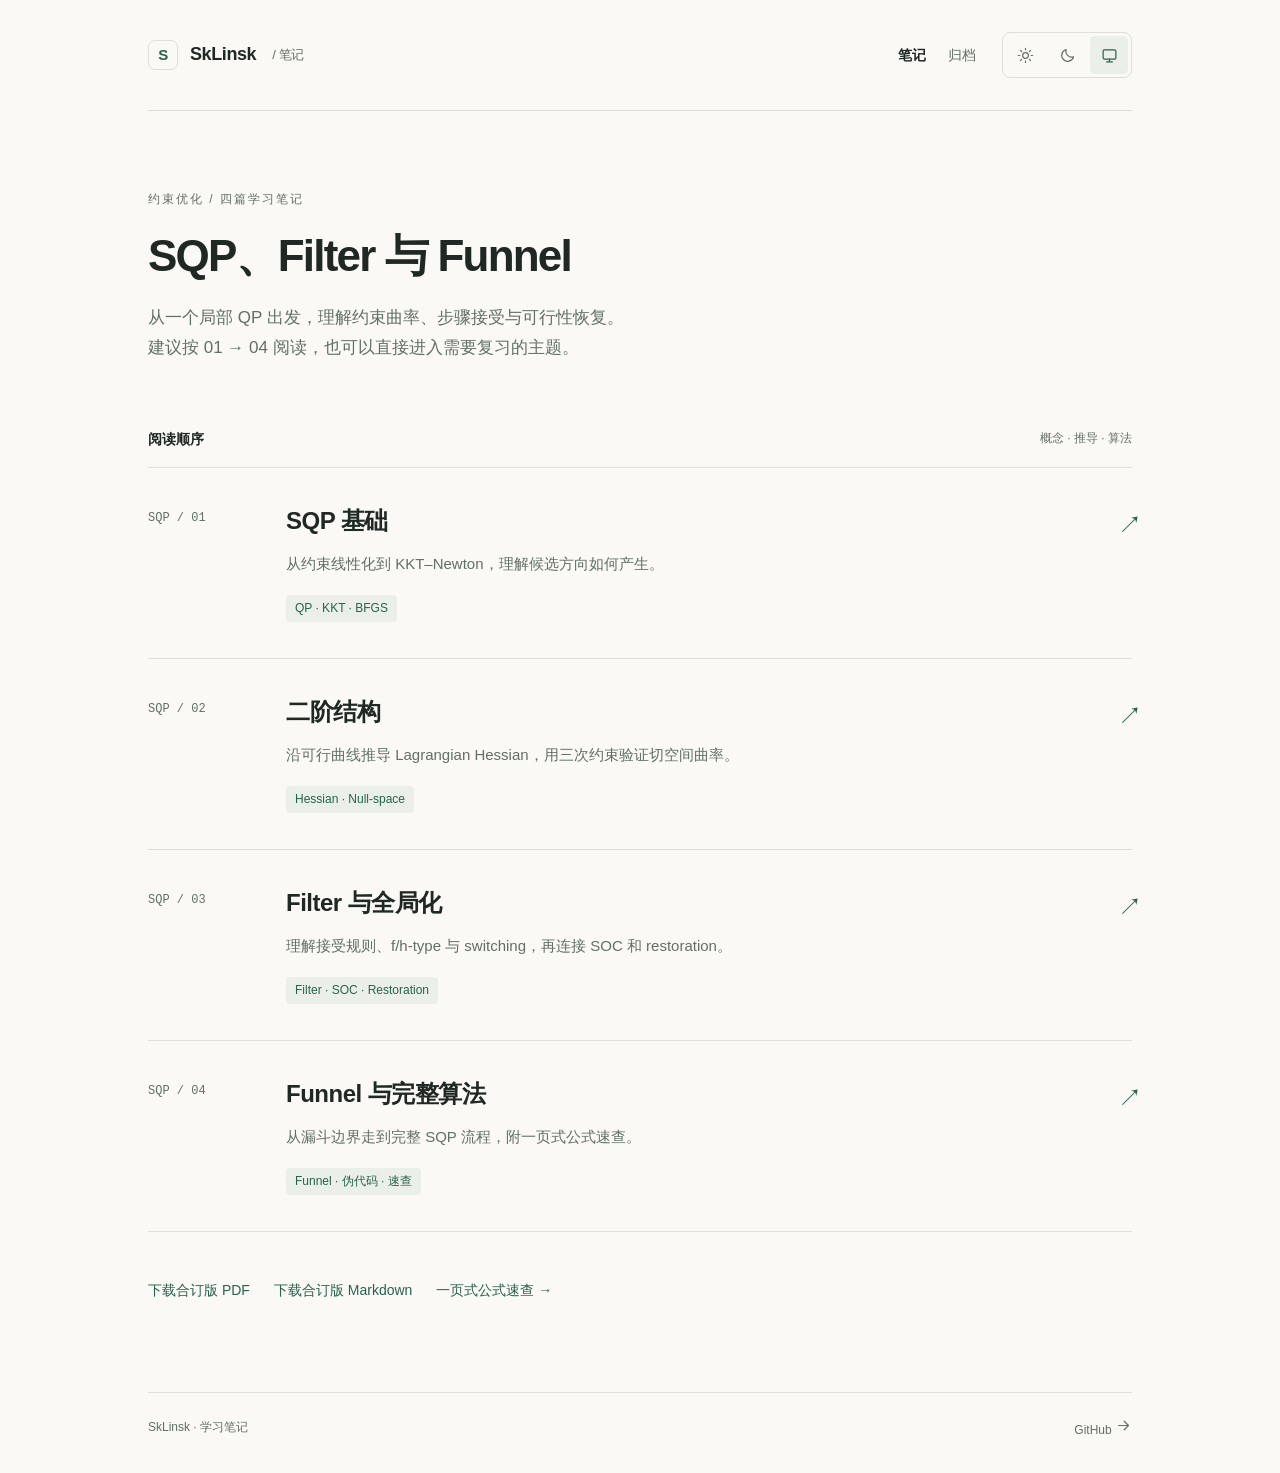
<file: notes/sqp/index.html>
<!doctype html><html lang="zh-CN"><head><meta charset="utf-8"><meta name="viewport" content="width=device-width,initial-scale=1"><meta name="description" content="SkLinsk 的学习笔记：约束优化、数学与算法。"><meta name="color-scheme" content="light dark"><title>SQP 系列总目录 · SkLinsk 笔记</title><script src="/assets/theme.js"></script><link rel="stylesheet" href="/assets/site.css?v=20261009-series"></head><body id="top"><a class="skip" href="#main">跳到正文</a><div class="shell"><header class="site-header"><a class="brand" href="/"><span class="brand-mark">S</span>SkLinsk <small> / 笔记</small></a><div class="header-actions"><nav class="nav-links" aria-label="主导航"><a href="/" aria-current="page">笔记</a><a href="/archives/" >归档</a></nav><div class="theme-switch" role="group" aria-label="外观模式"><button type="button" data-mode="light" aria-label="白色模式" title="白色模式" aria-pressed="false"><svg aria-hidden="true" viewBox="0 0 24 24"><circle cx="12" cy="12" r="4"/><path d="M12 2v2m0 16v2M2 12h2m16 0h2M5 5l1.5 1.5m11 11L19 19M5 19l1.5-1.5m11-11L19 5"/></svg></button><button type="button" data-mode="dark" aria-label="黑色模式" title="黑色模式" aria-pressed="false"><svg aria-hidden="true" viewBox="0 0 24 24"><path d="M20.5 14A8.5 8.5 0 0 1 10 3.5 8.5 8.5 0 1 0 20.5 14Z"/></svg></button><button type="button" data-mode="system" aria-label="跟随系统" title="跟随系统" aria-pressed="false"><svg aria-hidden="true" viewBox="0 0 24 24"><rect x="3" y="4" width="18" height="13" rx="2"/><path d="M8 21h8m-4-4v4"/></svg></button></div></div></header><main id="main"><section class="intro"><p class="eyebrow">约束优化 / 四篇学习笔记</p><h1>SQP、Filter 与 Funnel</h1><p>从一个局部 QP 出发，理解约束曲率、步骤接受与可行性恢复。<br>建议按 01 → 04 阅读，也可以直接进入需要复习的主题。</p></section><section aria-label="系列目录"><div class="section-label"><h2>阅读顺序</h2><span>概念 · 推导 · 算法</span></div><article class="note-row"><span class="note-date">SQP / 01</span><div><h3><a href="/notes/sqp/basics/">SQP 基础</a></h3><p>从约束线性化到 KKT–Newton，理解候选方向如何产生。</p><div class="tags"><span class="tag">QP · KKT · BFGS</span></div></div><a href="/notes/sqp/basics/" class="row-arrow" aria-label="阅读SQP 基础">↗</a></article><article class="note-row"><span class="note-date">SQP / 02</span><div><h3><a href="/notes/sqp/curvature/">二阶结构</a></h3><p>沿可行曲线推导 Lagrangian Hessian，用三次约束验证切空间曲率。</p><div class="tags"><span class="tag">Hessian · Null-space</span></div></div><a href="/notes/sqp/curvature/" class="row-arrow" aria-label="阅读二阶结构">↗</a></article><article class="note-row"><span class="note-date">SQP / 03</span><div><h3><a href="/notes/sqp/filter/">Filter 与全局化</a></h3><p>理解接受规则、f/h-type 与 switching，再连接 SOC 和 restoration。</p><div class="tags"><span class="tag">Filter · SOC · Restoration</span></div></div><a href="/notes/sqp/filter/" class="row-arrow" aria-label="阅读Filter 与全局化">↗</a></article><article class="note-row"><span class="note-date">SQP / 04</span><div><h3><a href="/notes/sqp/funnel/">Funnel 与完整算法</a></h3><p>从漏斗边界走到完整 SQP 流程，附一页式公式速查。</p><div class="tags"><span class="tag">Funnel · 伪代码 · 速查</span></div></div><a href="/notes/sqp/funnel/" class="row-arrow" aria-label="阅读Funnel 与完整算法">↗</a></article></section><nav class="resources" aria-label="合订版下载"><a href="sqp-notes.pdf">下载合订版 PDF</a><a href="sqp-notes.md" download>下载合订版 Markdown</a><a href="/notes/sqp/funnel/#section-8">一页式公式速查 →</a></nav></main><footer class="site-footer"><span>SkLinsk · 学习笔记</span><a href="https://github.com/SkLinsk/SkLinsk.github.io">GitHub <svg aria-hidden="true" viewBox="0 0 24 24"><path d="M5 12h14m-6-6 6 6-6 6"/></svg></a></footer></div></body></html>
</file>
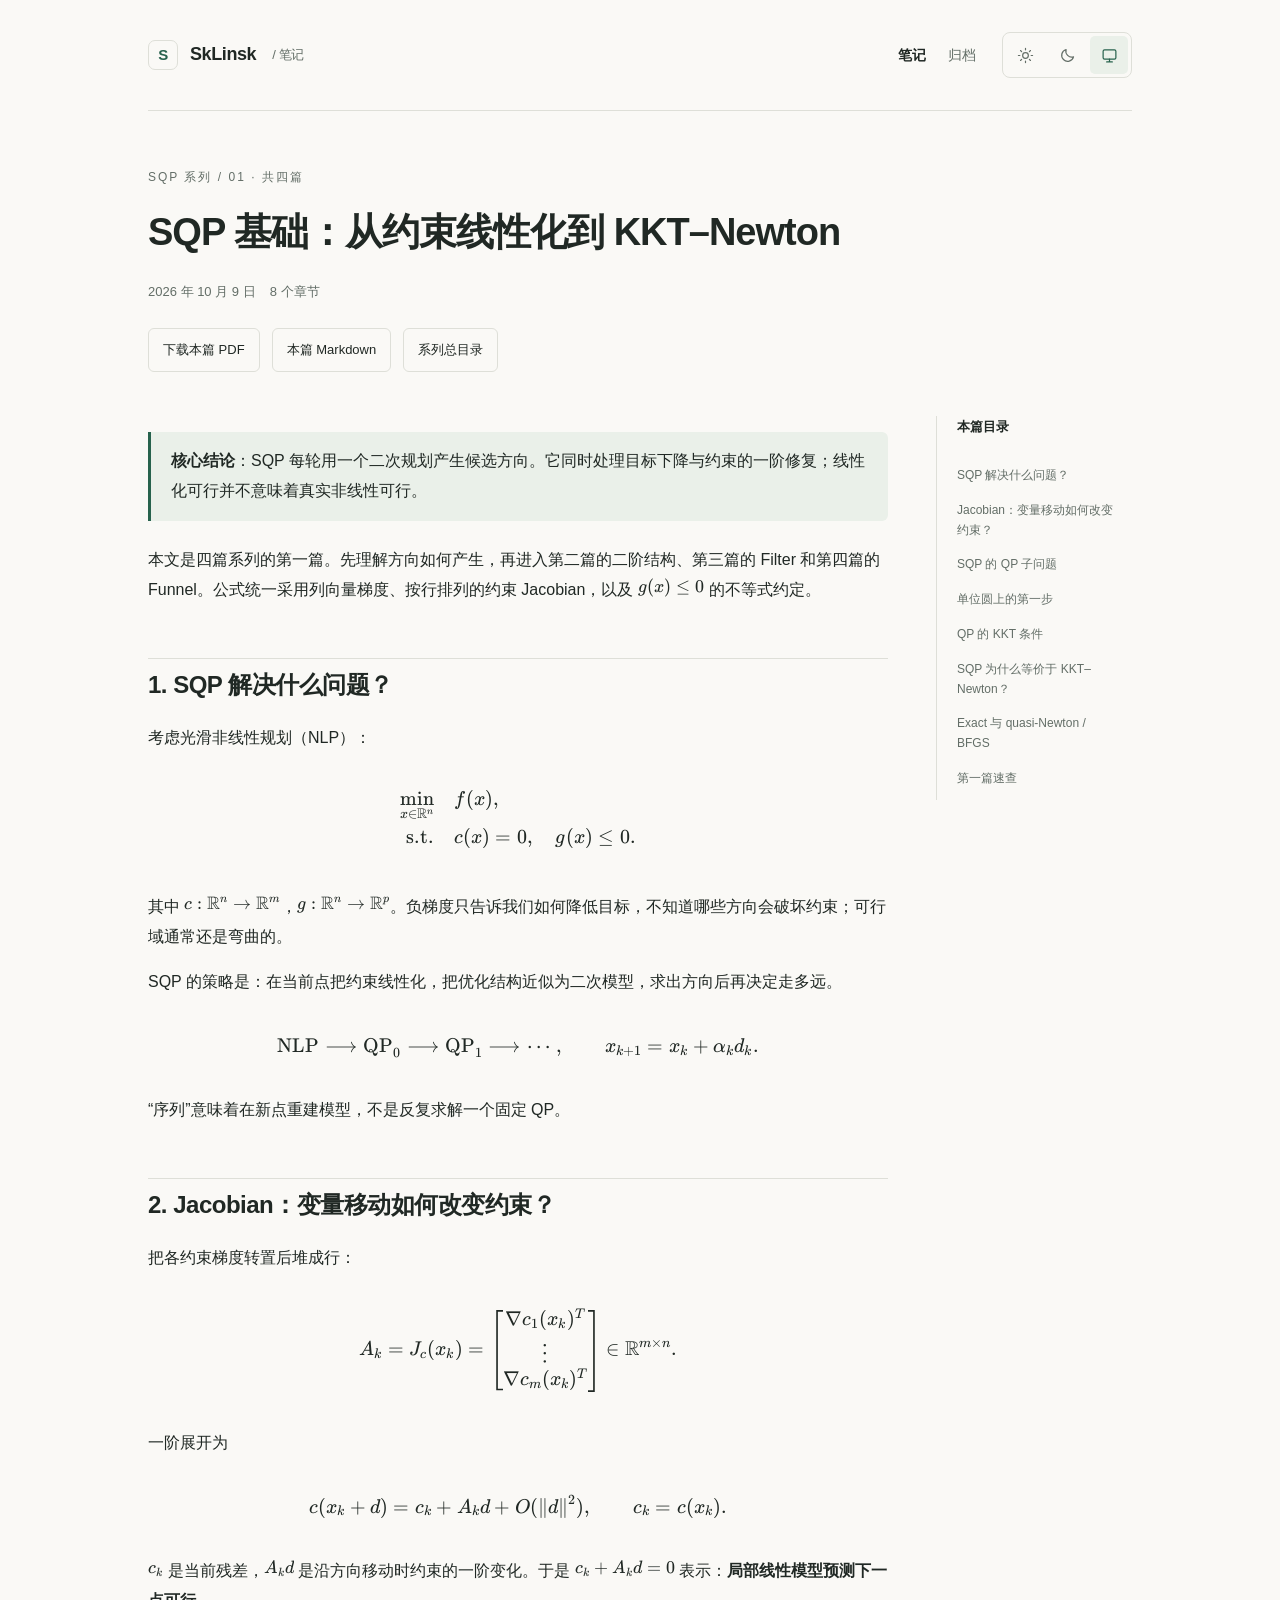
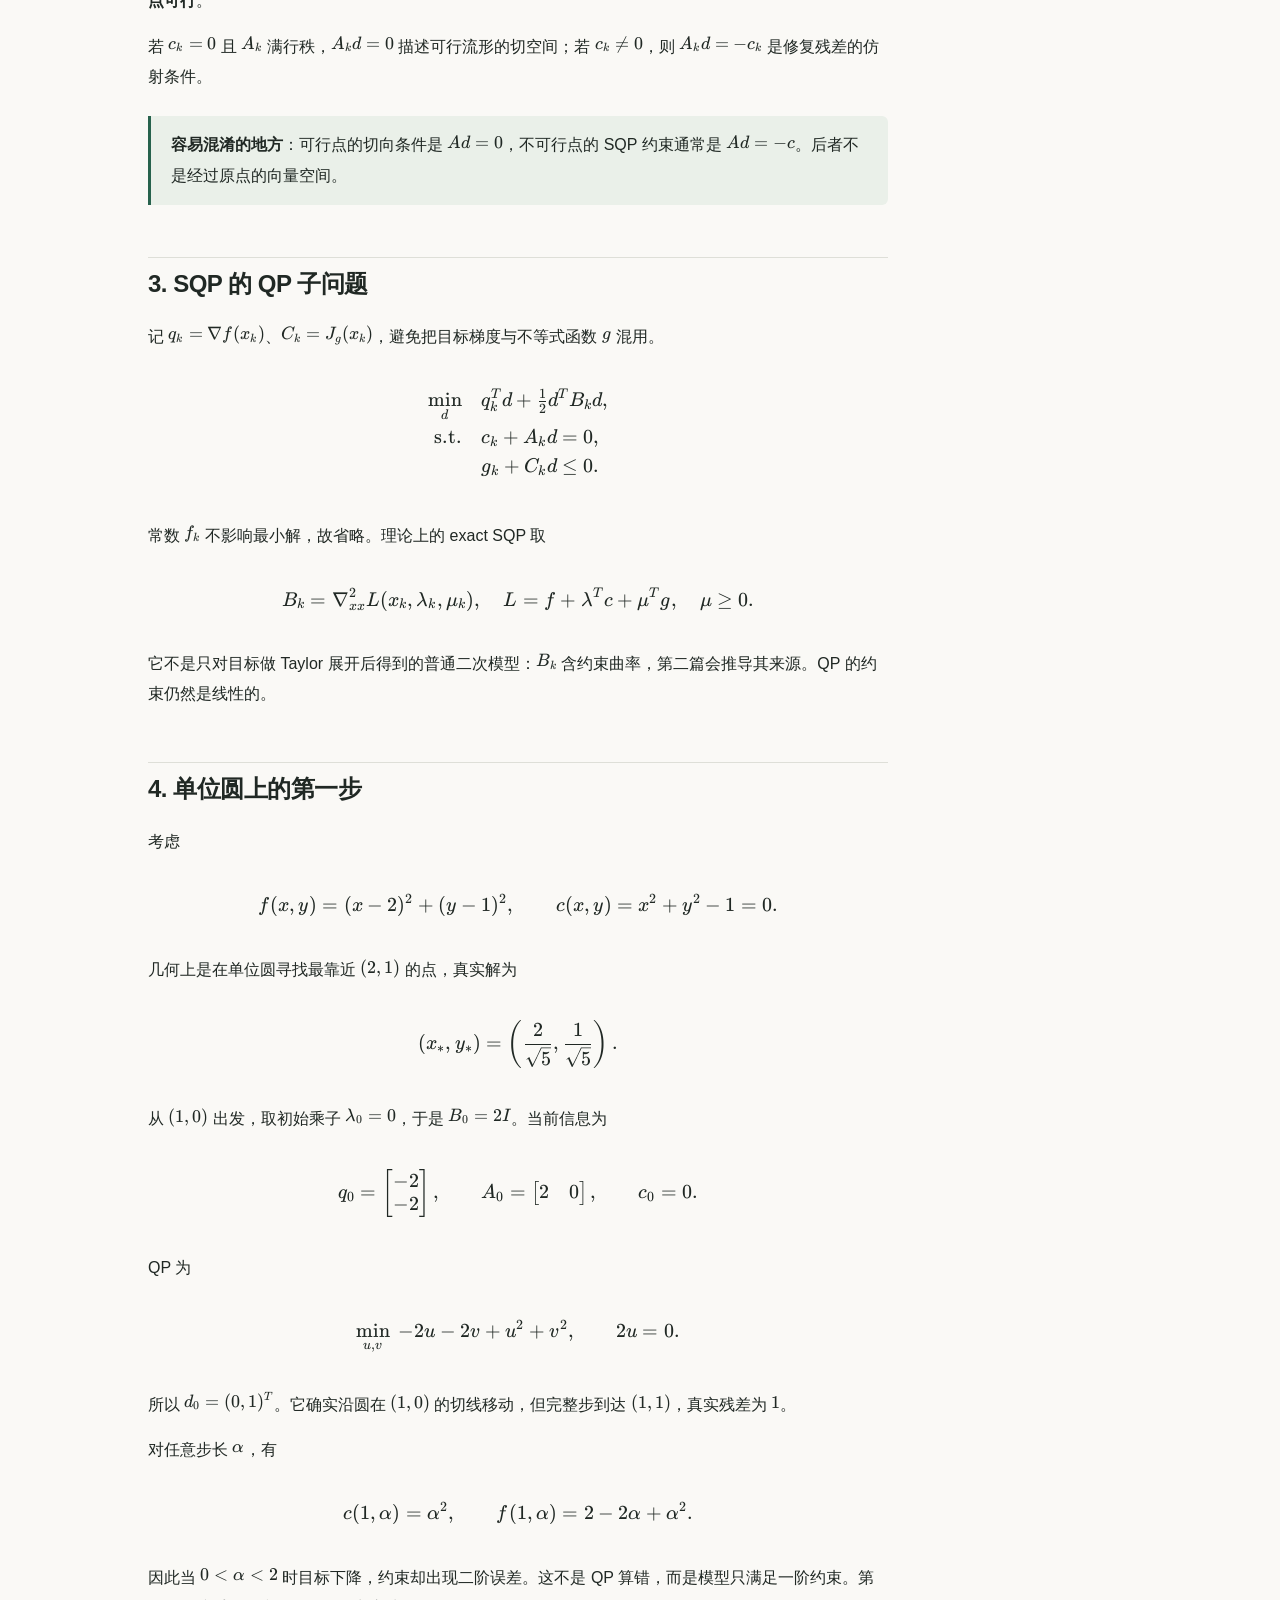
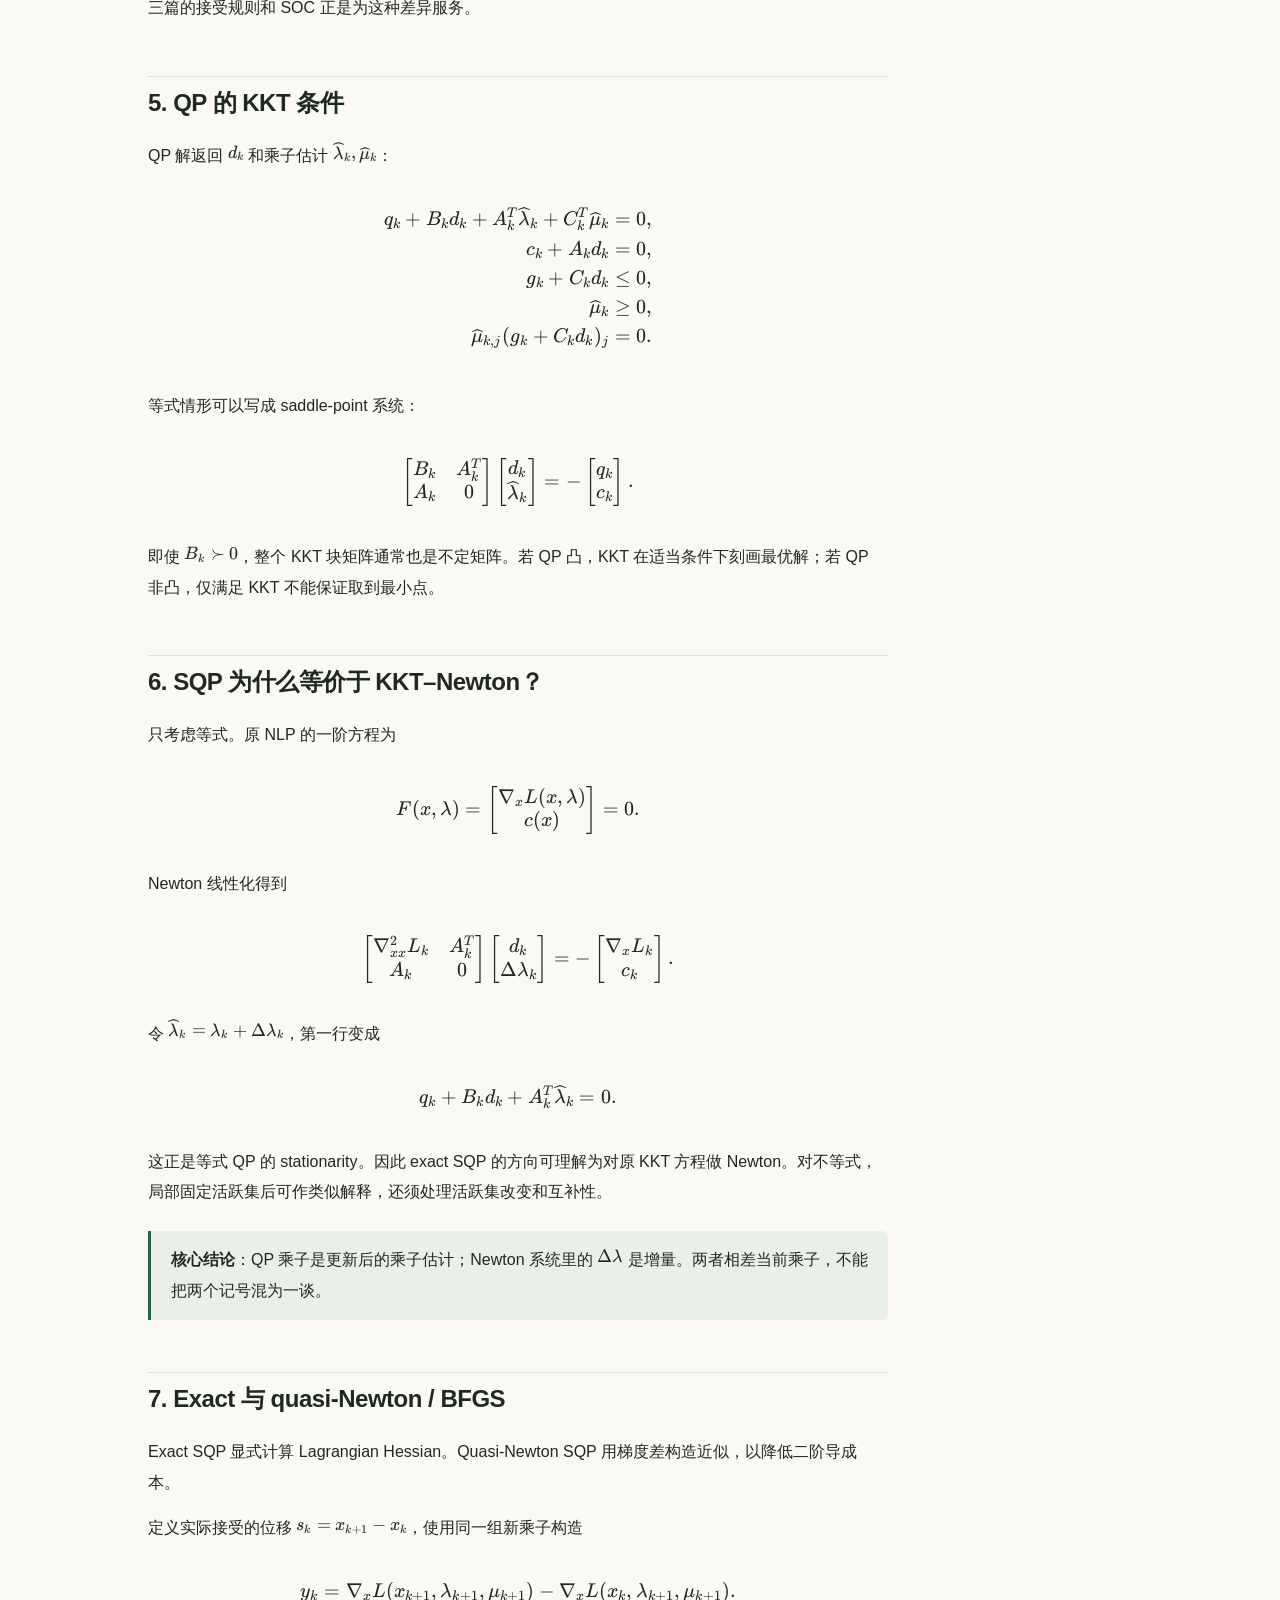
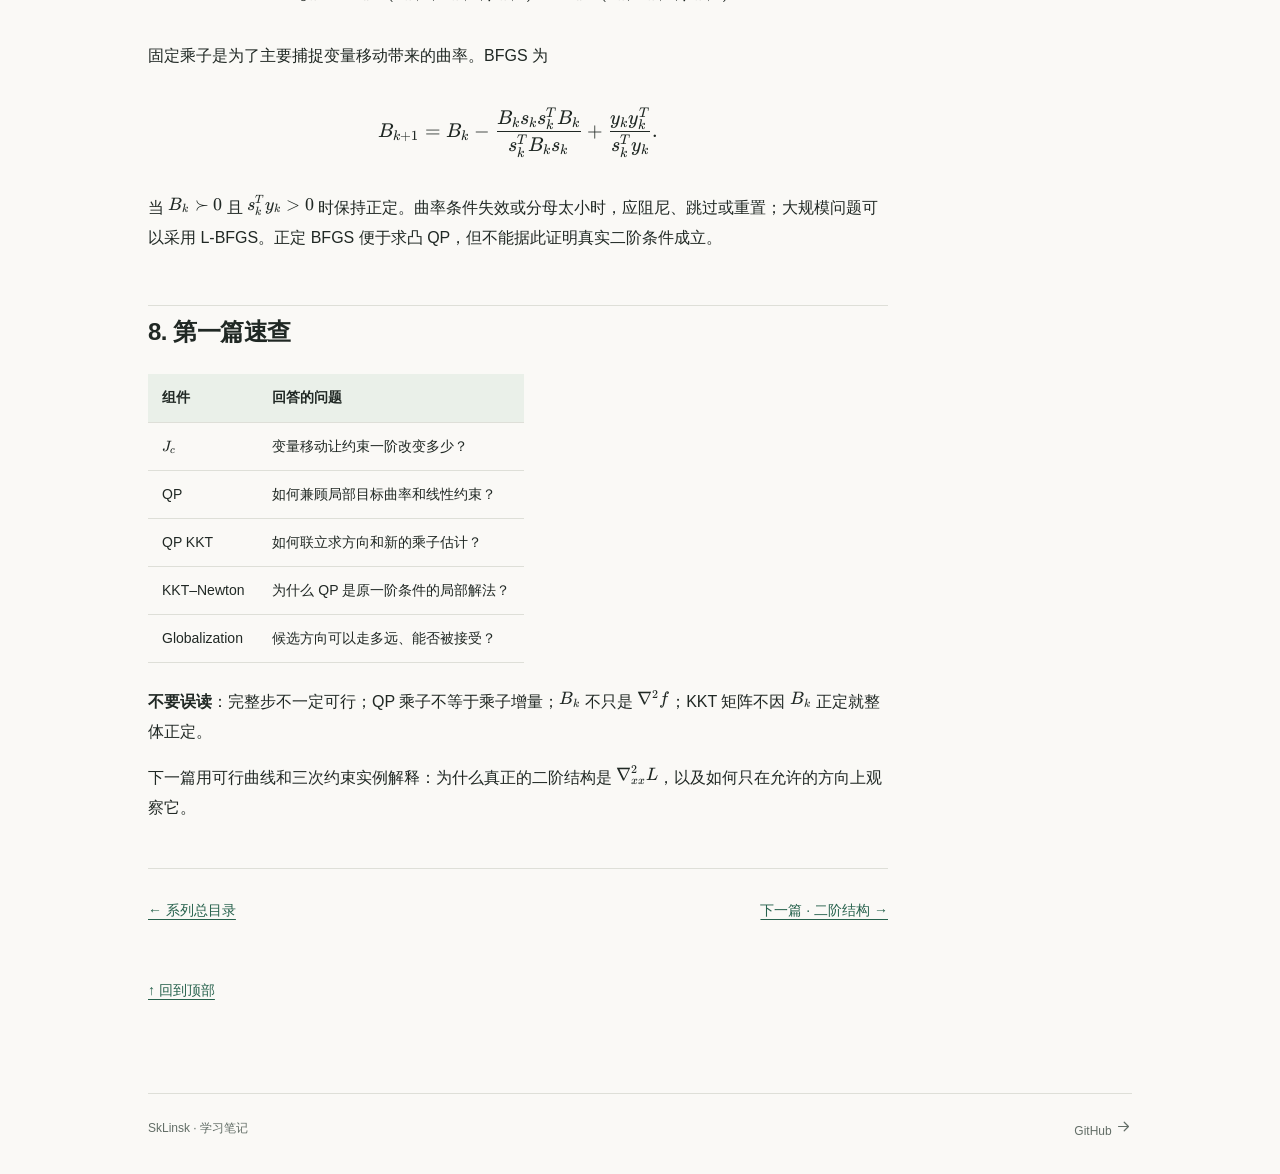
<file: notes/sqp/basics/index.html>
<!doctype html><html lang="zh-CN"><head><meta charset="utf-8"><meta name="viewport" content="width=device-width,initial-scale=1"><meta name="description" content="SkLinsk 的学习笔记：约束优化、数学与算法。"><meta name="color-scheme" content="light dark"><title>SQP 基础 · SkLinsk 笔记</title><script src="/assets/theme.js"></script><link rel="stylesheet" href="/assets/site.css?v=20261009-series"><link rel="preload" href="/notes/sqp/assets/katex/fonts/KaTeX_Main-Regular.woff2" as="font" type="font/woff2" crossorigin><link rel="preload" href="/notes/sqp/assets/katex/fonts/KaTeX_Math-Italic.woff2" as="font" type="font/woff2" crossorigin><link rel="stylesheet" href="/notes/sqp/assets/katex/katex.min.css?v=20261009-series"></head><body id="top"><a class="skip" href="#main">跳到正文</a><div class="shell"><header class="site-header"><a class="brand" href="/"><span class="brand-mark">S</span>SkLinsk <small> / 笔记</small></a><div class="header-actions"><nav class="nav-links" aria-label="主导航"><a href="/" aria-current="page">笔记</a><a href="/archives/" >归档</a></nav><div class="theme-switch" role="group" aria-label="外观模式"><button type="button" data-mode="light" aria-label="白色模式" title="白色模式" aria-pressed="false"><svg aria-hidden="true" viewBox="0 0 24 24"><circle cx="12" cy="12" r="4"/><path d="M12 2v2m0 16v2M2 12h2m16 0h2M5 5l1.5 1.5m11 11L19 19M5 19l1.5-1.5m11-11L19 5"/></svg></button><button type="button" data-mode="dark" aria-label="黑色模式" title="黑色模式" aria-pressed="false"><svg aria-hidden="true" viewBox="0 0 24 24"><path d="M20.5 14A8.5 8.5 0 0 1 10 3.5 8.5 8.5 0 1 0 20.5 14Z"/></svg></button><button type="button" data-mode="system" aria-label="跟随系统" title="跟随系统" aria-pressed="false"><svg aria-hidden="true" viewBox="0 0 24 24"><rect x="3" y="4" width="18" height="13" rx="2"/><path d="M8 21h8m-4-4v4"/></svg></button></div></div></header><main id="main"><header class="article-head"><p class="eyebrow"><a href="../">SQP 系列</a> / 01 · 共四篇</p><h1>SQP 基础：从约束线性化到 KKT–Newton</h1><div class="meta"><time datetime="2026-10-09">2026 年 10 月 9 日</time><span>8 个章节</span></div><div class="article-actions"><a href="note.pdf">下载本篇 PDF</a><a href="note.md" download>本篇 Markdown</a><a href="../">系列总目录</a></div></header><div class="article-layout"><article class="prose">
<blockquote>
<p><strong>核心结论</strong>：SQP 每轮用一个二次规划产生候选方向。它同时处理目标下降与约束的一阶修复；线性化可行并不意味着真实非线性可行。</p>
</blockquote>
<p>本文是四篇系列的第一篇。先理解方向如何产生，再进入第二篇的二阶结构、第三篇的 Filter 和第四篇的 Funnel。公式统一采用列向量梯度、按行排列的约束 Jacobian，以及 <span class="katex"><span class="katex-mathml"><math xmlns="http://www.w3.org/1998/Math/MathML"><semantics><mrow><mi>g</mi><mo stretchy="false">(</mo><mi>x</mi><mo stretchy="false">)</mo><mo>≤</mo><mn>0</mn></mrow><annotation encoding="application/x-tex">g(x)\le0</annotation></semantics></math></span><span class="katex-html" aria-hidden="true"><span class="base"><span class="strut" style="height:1em;vertical-align:-0.25em;"></span><span class="mord mathnormal" style="margin-right:0.03588em;">g</span><span class="mopen">(</span><span class="mord mathnormal">x</span><span class="mclose">)</span><span class="mspace" style="margin-right:0.2778em;"></span><span class="mrel">≤</span><span class="mspace" style="margin-right:0.2778em;"></span></span><span class="base"><span class="strut" style="height:0.6444em;"></span><span class="mord">0</span></span></span></span> 的不等式约定。</p>
<h2 id="section-1">1. SQP 解决什么问题？</h2>
<p>考虑光滑非线性规划（NLP）：</p>
<div class="equation"><span class="katex-display"><span class="katex"><span class="katex-mathml"><math xmlns="http://www.w3.org/1998/Math/MathML" display="block"><semantics><mtable rowspacing="0.25em" columnalign="right left" columnspacing="0em"><mtr><mtd><mstyle scriptlevel="0" displaystyle="true"><mrow><munder><mrow><mi>min</mi><mo>⁡</mo></mrow><mrow><mi>x</mi><mo>∈</mo><msup><mi mathvariant="double-struck">R</mi><mi>n</mi></msup></mrow></munder><mspace width="1em"/></mrow></mstyle></mtd><mtd><mstyle scriptlevel="0" displaystyle="true"><mrow><mrow></mrow><mi>f</mi><mo stretchy="false">(</mo><mi>x</mi><mo stretchy="false">)</mo><mo separator="true">,</mo></mrow></mstyle></mtd></mtr><mtr><mtd><mstyle scriptlevel="0" displaystyle="true"><mrow><mtext>s.t.</mtext><mspace width="1em"/></mrow></mstyle></mtd><mtd><mstyle scriptlevel="0" displaystyle="true"><mrow><mrow></mrow><mi>c</mi><mo stretchy="false">(</mo><mi>x</mi><mo stretchy="false">)</mo><mo>=</mo><mn>0</mn><mo separator="true">,</mo><mspace width="1em"/><mi>g</mi><mo stretchy="false">(</mo><mi>x</mi><mo stretchy="false">)</mo><mo>≤</mo><mn>0.</mn></mrow></mstyle></mtd></mtr></mtable><annotation encoding="application/x-tex">\begin{aligned}
\min_{x\in\mathbb R^n}\quad &amp;f(x),\\
\text{s.t.}\quad &amp;c(x)=0,\quad g(x)\le0.
\end{aligned}</annotation></semantics></math></span><span class="katex-html" aria-hidden="true"><span class="base"><span class="strut" style="height:3.4156em;vertical-align:-1.4578em;"></span><span class="mord"><span class="mtable"><span class="col-align-r"><span class="vlist-t vlist-t2"><span class="vlist-r"><span class="vlist" style="height:1.9578em;"><span style="top:-4.1178em;"><span class="pstrut" style="height:3em;"></span><span class="mord"><span class="mop op-limits"><span class="vlist-t vlist-t2"><span class="vlist-r"><span class="vlist" style="height:0.6679em;"><span style="top:-2.3518em;margin-left:0em;"><span class="pstrut" style="height:3em;"></span><span class="sizing reset-size6 size3 mtight"><span class="mord mtight"><span class="mord mathnormal mtight">x</span><span class="mrel mtight">∈</span><span class="mord mtight"><span class="mord mathbb mtight">R</span><span class="msupsub"><span class="vlist-t"><span class="vlist-r"><span class="vlist" style="height:0.5935em;"><span style="top:-2.786em;margin-right:0.0714em;"><span class="pstrut" style="height:2.5em;"></span><span class="sizing reset-size3 size1 mtight"><span class="mord mathnormal mtight">n</span></span></span></span></span></span></span></span></span></span></span><span style="top:-3em;"><span class="pstrut" style="height:3em;"></span><span><span class="mop">min</span></span></span></span><span class="vlist-s">​</span></span><span class="vlist-r"><span class="vlist" style="height:0.7756em;"><span></span></span></span></span></span><span class="mspace" style="margin-right:1em;"></span></span></span><span style="top:-2.2022em;"><span class="pstrut" style="height:3em;"></span><span class="mord"><span class="mord text"><span class="mord">s.t.</span></span><span class="mspace" style="margin-right:1em;"></span></span></span></span><span class="vlist-s">​</span></span><span class="vlist-r"><span class="vlist" style="height:1.4578em;"><span></span></span></span></span></span><span class="col-align-l"><span class="vlist-t vlist-t2"><span class="vlist-r"><span class="vlist" style="height:1.9578em;"><span style="top:-4.1178em;"><span class="pstrut" style="height:3em;"></span><span class="mord"><span class="mord"></span><span class="mord mathnormal" style="margin-right:0.10764em;">f</span><span class="mopen">(</span><span class="mord mathnormal">x</span><span class="mclose">)</span><span class="mpunct">,</span></span></span><span style="top:-2.2022em;"><span class="pstrut" style="height:3em;"></span><span class="mord"><span class="mord"></span><span class="mord mathnormal">c</span><span class="mopen">(</span><span class="mord mathnormal">x</span><span class="mclose">)</span><span class="mspace" style="margin-right:0.2778em;"></span><span class="mrel">=</span><span class="mspace" style="margin-right:0.2778em;"></span><span class="mord">0</span><span class="mpunct">,</span><span class="mspace" style="margin-right:1em;"></span><span class="mspace" style="margin-right:0.1667em;"></span><span class="mord mathnormal" style="margin-right:0.03588em;">g</span><span class="mopen">(</span><span class="mord mathnormal">x</span><span class="mclose">)</span><span class="mspace" style="margin-right:0.2778em;"></span><span class="mrel">≤</span><span class="mspace" style="margin-right:0.2778em;"></span><span class="mord">0.</span></span></span></span><span class="vlist-s">​</span></span><span class="vlist-r"><span class="vlist" style="height:1.4578em;"><span></span></span></span></span></span></span></span></span></span></span></span></div>
<p>其中 <span class="katex"><span class="katex-mathml"><math xmlns="http://www.w3.org/1998/Math/MathML"><semantics><mrow><mi>c</mi><mo>:</mo><msup><mi mathvariant="double-struck">R</mi><mi>n</mi></msup><mo>→</mo><msup><mi mathvariant="double-struck">R</mi><mi>m</mi></msup></mrow><annotation encoding="application/x-tex">c:\mathbb R^n\to\mathbb R^m</annotation></semantics></math></span><span class="katex-html" aria-hidden="true"><span class="base"><span class="strut" style="height:0.4306em;"></span><span class="mord mathnormal">c</span><span class="mspace" style="margin-right:0.2778em;"></span><span class="mrel">:</span><span class="mspace" style="margin-right:0.2778em;"></span></span><span class="base"><span class="strut" style="height:0.6889em;"></span><span class="mord"><span class="mord mathbb">R</span><span class="msupsub"><span class="vlist-t"><span class="vlist-r"><span class="vlist" style="height:0.6644em;"><span style="top:-3.063em;margin-right:0.05em;"><span class="pstrut" style="height:2.7em;"></span><span class="sizing reset-size6 size3 mtight"><span class="mord mathnormal mtight">n</span></span></span></span></span></span></span></span><span class="mspace" style="margin-right:0.2778em;"></span><span class="mrel">→</span><span class="mspace" style="margin-right:0.2778em;"></span></span><span class="base"><span class="strut" style="height:0.6889em;"></span><span class="mord"><span class="mord mathbb">R</span><span class="msupsub"><span class="vlist-t"><span class="vlist-r"><span class="vlist" style="height:0.6644em;"><span style="top:-3.063em;margin-right:0.05em;"><span class="pstrut" style="height:2.7em;"></span><span class="sizing reset-size6 size3 mtight"><span class="mord mathnormal mtight">m</span></span></span></span></span></span></span></span></span></span></span>，<span class="katex"><span class="katex-mathml"><math xmlns="http://www.w3.org/1998/Math/MathML"><semantics><mrow><mi>g</mi><mo>:</mo><msup><mi mathvariant="double-struck">R</mi><mi>n</mi></msup><mo>→</mo><msup><mi mathvariant="double-struck">R</mi><mi>p</mi></msup></mrow><annotation encoding="application/x-tex">g:\mathbb R^n\to\mathbb R^p</annotation></semantics></math></span><span class="katex-html" aria-hidden="true"><span class="base"><span class="strut" style="height:0.625em;vertical-align:-0.1944em;"></span><span class="mord mathnormal" style="margin-right:0.03588em;">g</span><span class="mspace" style="margin-right:0.2778em;"></span><span class="mrel">:</span><span class="mspace" style="margin-right:0.2778em;"></span></span><span class="base"><span class="strut" style="height:0.6889em;"></span><span class="mord"><span class="mord mathbb">R</span><span class="msupsub"><span class="vlist-t"><span class="vlist-r"><span class="vlist" style="height:0.6644em;"><span style="top:-3.063em;margin-right:0.05em;"><span class="pstrut" style="height:2.7em;"></span><span class="sizing reset-size6 size3 mtight"><span class="mord mathnormal mtight">n</span></span></span></span></span></span></span></span><span class="mspace" style="margin-right:0.2778em;"></span><span class="mrel">→</span><span class="mspace" style="margin-right:0.2778em;"></span></span><span class="base"><span class="strut" style="height:0.6889em;"></span><span class="mord"><span class="mord mathbb">R</span><span class="msupsub"><span class="vlist-t"><span class="vlist-r"><span class="vlist" style="height:0.6644em;"><span style="top:-3.063em;margin-right:0.05em;"><span class="pstrut" style="height:2.7em;"></span><span class="sizing reset-size6 size3 mtight"><span class="mord mathnormal mtight">p</span></span></span></span></span></span></span></span></span></span></span>。负梯度只告诉我们如何降低目标，不知道哪些方向会破坏约束；可行域通常还是弯曲的。</p>
<p>SQP 的策略是：在当前点把约束线性化，把优化结构近似为二次模型，求出方向后再决定走多远。</p>
<div class="equation"><span class="katex-display"><span class="katex"><span class="katex-mathml"><math xmlns="http://www.w3.org/1998/Math/MathML" display="block"><semantics><mrow><mtext>NLP</mtext><mo>⟶</mo><msub><mtext>QP</mtext><mn>0</mn></msub><mo>⟶</mo><msub><mtext>QP</mtext><mn>1</mn></msub><mo>⟶</mo><mo>⋯</mo><mtext> </mtext><mo separator="true">,</mo><mspace width="2em"/><msub><mi>x</mi><mrow><mi>k</mi><mo>+</mo><mn>1</mn></mrow></msub><mo>=</mo><msub><mi>x</mi><mi>k</mi></msub><mo>+</mo><msub><mi>α</mi><mi>k</mi></msub><msub><mi>d</mi><mi>k</mi></msub><mi mathvariant="normal">.</mi></mrow><annotation encoding="application/x-tex">\text{NLP}\longrightarrow \text{QP}_0\longrightarrow \text{QP}_1\longrightarrow\cdots,
\qquad x_{k+1}=x_k+\alpha_kd_k.</annotation></semantics></math></span><span class="katex-html" aria-hidden="true"><span class="base"><span class="strut" style="height:0.6943em;vertical-align:-0.011em;"></span><span class="mord text"><span class="mord">NLP</span></span><span class="mspace" style="margin-right:0.2778em;"></span><span class="mrel">⟶</span><span class="mspace" style="margin-right:0.2778em;"></span></span><span class="base"><span class="strut" style="height:0.9275em;vertical-align:-0.2441em;"></span><span class="mord"><span class="mord text"><span class="mord">QP</span></span><span class="msupsub"><span class="vlist-t vlist-t2"><span class="vlist-r"><span class="vlist" style="height:0.207em;"><span style="top:-2.4559em;margin-right:0.05em;"><span class="pstrut" style="height:2.7em;"></span><span class="sizing reset-size6 size3 mtight"><span class="mord mtight">0</span></span></span></span><span class="vlist-s">​</span></span><span class="vlist-r"><span class="vlist" style="height:0.2441em;"><span></span></span></span></span></span></span><span class="mspace" style="margin-right:0.2778em;"></span><span class="mrel">⟶</span><span class="mspace" style="margin-right:0.2778em;"></span></span><span class="base"><span class="strut" style="height:0.9275em;vertical-align:-0.2441em;"></span><span class="mord"><span class="mord text"><span class="mord">QP</span></span><span class="msupsub"><span class="vlist-t vlist-t2"><span class="vlist-r"><span class="vlist" style="height:0.207em;"><span style="top:-2.4559em;margin-right:0.05em;"><span class="pstrut" style="height:2.7em;"></span><span class="sizing reset-size6 size3 mtight"><span class="mord mtight">1</span></span></span></span><span class="vlist-s">​</span></span><span class="vlist-r"><span class="vlist" style="height:0.2441em;"><span></span></span></span></span></span></span><span class="mspace" style="margin-right:0.2778em;"></span><span class="mrel">⟶</span><span class="mspace" style="margin-right:0.2778em;"></span></span><span class="base"><span class="strut" style="height:0.6389em;vertical-align:-0.2083em;"></span><span class="minner">⋯</span><span class="mspace" style="margin-right:0.1667em;"></span><span class="mspace" style="margin-right:0.1667em;"></span><span class="mpunct">,</span><span class="mspace" style="margin-right:2em;"></span><span class="mspace" style="margin-right:0.1667em;"></span><span class="mord"><span class="mord mathnormal">x</span><span class="msupsub"><span class="vlist-t vlist-t2"><span class="vlist-r"><span class="vlist" style="height:0.3361em;"><span style="top:-2.55em;margin-left:0em;margin-right:0.05em;"><span class="pstrut" style="height:2.7em;"></span><span class="sizing reset-size6 size3 mtight"><span class="mord mtight"><span class="mord mathnormal mtight" style="margin-right:0.03148em;">k</span><span class="mbin mtight">+</span><span class="mord mtight">1</span></span></span></span></span><span class="vlist-s">​</span></span><span class="vlist-r"><span class="vlist" style="height:0.2083em;"><span></span></span></span></span></span></span><span class="mspace" style="margin-right:0.2778em;"></span><span class="mrel">=</span><span class="mspace" style="margin-right:0.2778em;"></span></span><span class="base"><span class="strut" style="height:0.7333em;vertical-align:-0.15em;"></span><span class="mord"><span class="mord mathnormal">x</span><span class="msupsub"><span class="vlist-t vlist-t2"><span class="vlist-r"><span class="vlist" style="height:0.3361em;"><span style="top:-2.55em;margin-left:0em;margin-right:0.05em;"><span class="pstrut" style="height:2.7em;"></span><span class="sizing reset-size6 size3 mtight"><span class="mord mathnormal mtight" style="margin-right:0.03148em;">k</span></span></span></span><span class="vlist-s">​</span></span><span class="vlist-r"><span class="vlist" style="height:0.15em;"><span></span></span></span></span></span></span><span class="mspace" style="margin-right:0.2222em;"></span><span class="mbin">+</span><span class="mspace" style="margin-right:0.2222em;"></span></span><span class="base"><span class="strut" style="height:0.8444em;vertical-align:-0.15em;"></span><span class="mord"><span class="mord mathnormal" style="margin-right:0.0037em;">α</span><span class="msupsub"><span class="vlist-t vlist-t2"><span class="vlist-r"><span class="vlist" style="height:0.3361em;"><span style="top:-2.55em;margin-left:-0.0037em;margin-right:0.05em;"><span class="pstrut" style="height:2.7em;"></span><span class="sizing reset-size6 size3 mtight"><span class="mord mathnormal mtight" style="margin-right:0.03148em;">k</span></span></span></span><span class="vlist-s">​</span></span><span class="vlist-r"><span class="vlist" style="height:0.15em;"><span></span></span></span></span></span></span><span class="mord"><span class="mord mathnormal">d</span><span class="msupsub"><span class="vlist-t vlist-t2"><span class="vlist-r"><span class="vlist" style="height:0.3361em;"><span style="top:-2.55em;margin-left:0em;margin-right:0.05em;"><span class="pstrut" style="height:2.7em;"></span><span class="sizing reset-size6 size3 mtight"><span class="mord mathnormal mtight" style="margin-right:0.03148em;">k</span></span></span></span><span class="vlist-s">​</span></span><span class="vlist-r"><span class="vlist" style="height:0.15em;"><span></span></span></span></span></span></span><span class="mord">.</span></span></span></span></span></div>
<p>“序列”意味着在新点重建模型，不是反复求解一个固定 QP。</p>
<h2 id="section-2">2. Jacobian：变量移动如何改变约束？</h2>
<p>把各约束梯度转置后堆成行：</p>
<div class="equation"><span class="katex-display"><span class="katex"><span class="katex-mathml"><math xmlns="http://www.w3.org/1998/Math/MathML" display="block"><semantics><mrow><msub><mi>A</mi><mi>k</mi></msub><mo>=</mo><msub><mi>J</mi><mi>c</mi></msub><mo stretchy="false">(</mo><msub><mi>x</mi><mi>k</mi></msub><mo stretchy="false">)</mo><mo>=</mo><mrow><mo fence="true">[</mo><mtable rowspacing="0.16em" columnalign="center" columnspacing="1em"><mtr><mtd><mstyle scriptlevel="0" displaystyle="false"><mrow><mi mathvariant="normal">∇</mi><msub><mi>c</mi><mn>1</mn></msub><mo stretchy="false">(</mo><msub><mi>x</mi><mi>k</mi></msub><msup><mo stretchy="false">)</mo><mi>T</mi></msup></mrow></mstyle></mtd></mtr><mtr><mtd><mstyle scriptlevel="0" displaystyle="false"><mi><mi mathvariant="normal">⋮</mi><mpadded height="0em" voffset="0em"><mspace mathbackground="black" width="0em" height="1.5em"></mspace></mpadded></mi></mstyle></mtd></mtr><mtr><mtd><mstyle scriptlevel="0" displaystyle="false"><mrow><mi mathvariant="normal">∇</mi><msub><mi>c</mi><mi>m</mi></msub><mo stretchy="false">(</mo><msub><mi>x</mi><mi>k</mi></msub><msup><mo stretchy="false">)</mo><mi>T</mi></msup></mrow></mstyle></mtd></mtr></mtable><mo fence="true">]</mo></mrow><mo>∈</mo><msup><mi mathvariant="double-struck">R</mi><mrow><mi>m</mi><mo>×</mo><mi>n</mi></mrow></msup><mi mathvariant="normal">.</mi></mrow><annotation encoding="application/x-tex">A_k=J_c(x_k)=\begin{bmatrix}\nabla c_1(x_k)^T\\\vdots\\\nabla c_m(x_k)^T\end{bmatrix}\in\mathbb R^{m\times n}.</annotation></semantics></math></span><span class="katex-html" aria-hidden="true"><span class="base"><span class="strut" style="height:0.8333em;vertical-align:-0.15em;"></span><span class="mord"><span class="mord mathnormal">A</span><span class="msupsub"><span class="vlist-t vlist-t2"><span class="vlist-r"><span class="vlist" style="height:0.3361em;"><span style="top:-2.55em;margin-left:0em;margin-right:0.05em;"><span class="pstrut" style="height:2.7em;"></span><span class="sizing reset-size6 size3 mtight"><span class="mord mathnormal mtight" style="margin-right:0.03148em;">k</span></span></span></span><span class="vlist-s">​</span></span><span class="vlist-r"><span class="vlist" style="height:0.15em;"><span></span></span></span></span></span></span><span class="mspace" style="margin-right:0.2778em;"></span><span class="mrel">=</span><span class="mspace" style="margin-right:0.2778em;"></span></span><span class="base"><span class="strut" style="height:1em;vertical-align:-0.25em;"></span><span class="mord"><span class="mord mathnormal" style="margin-right:0.09618em;">J</span><span class="msupsub"><span class="vlist-t vlist-t2"><span class="vlist-r"><span class="vlist" style="height:0.1514em;"><span style="top:-2.55em;margin-left:-0.0962em;margin-right:0.05em;"><span class="pstrut" style="height:2.7em;"></span><span class="sizing reset-size6 size3 mtight"><span class="mord mathnormal mtight">c</span></span></span></span><span class="vlist-s">​</span></span><span class="vlist-r"><span class="vlist" style="height:0.15em;"><span></span></span></span></span></span></span><span class="mopen">(</span><span class="mord"><span class="mord mathnormal">x</span><span class="msupsub"><span class="vlist-t vlist-t2"><span class="vlist-r"><span class="vlist" style="height:0.3361em;"><span style="top:-2.55em;margin-left:0em;margin-right:0.05em;"><span class="pstrut" style="height:2.7em;"></span><span class="sizing reset-size6 size3 mtight"><span class="mord mathnormal mtight" style="margin-right:0.03148em;">k</span></span></span></span><span class="vlist-s">​</span></span><span class="vlist-r"><span class="vlist" style="height:0.15em;"><span></span></span></span></span></span></span><span class="mclose">)</span><span class="mspace" style="margin-right:0.2778em;"></span><span class="mrel">=</span><span class="mspace" style="margin-right:0.2778em;"></span></span><span class="base"><span class="strut" style="height:4.2627em;vertical-align:-1.8813em;"></span><span class="minner"><span class="mopen"><span class="delimsizing mult"><span class="vlist-t vlist-t2"><span class="vlist-r"><span class="vlist" style="height:2.35em;"><span style="top:-4.35em;"><span class="pstrut" style="height:6.2em;"></span><span style="width:0.667em;height:4.200em;"><svg xmlns="http://www.w3.org/2000/svg" width='0.667em' height='4.200em' viewBox='0 0 667 4200'><path d='M403 1759 V84 H666 V0 H319 V1759 v600 v1759 h347 v-84
H403z M403 1759 V0 H319 V1759 v600 v1759 h84z'/></svg></span></span></span><span class="vlist-s">​</span></span><span class="vlist-r"><span class="vlist" style="height:1.85em;"><span></span></span></span></span></span></span><span class="mord"><span class="mtable"><span class="col-align-c"><span class="vlist-t vlist-t2"><span class="vlist-r"><span class="vlist" style="height:2.3813em;"><span style="top:-5.2275em;"><span class="pstrut" style="height:3.6875em;"></span><span class="mord"><span class="mord">∇</span><span class="mord"><span class="mord mathnormal">c</span><span class="msupsub"><span class="vlist-t vlist-t2"><span class="vlist-r"><span class="vlist" style="height:0.3011em;"><span style="top:-2.55em;margin-left:0em;margin-right:0.05em;"><span class="pstrut" style="height:2.7em;"></span><span class="sizing reset-size6 size3 mtight"><span class="mord mtight">1</span></span></span></span><span class="vlist-s">​</span></span><span class="vlist-r"><span class="vlist" style="height:0.15em;"><span></span></span></span></span></span></span><span class="mopen">(</span><span class="mord"><span class="mord mathnormal">x</span><span class="msupsub"><span class="vlist-t vlist-t2"><span class="vlist-r"><span class="vlist" style="height:0.3361em;"><span style="top:-2.55em;margin-left:0em;margin-right:0.05em;"><span class="pstrut" style="height:2.7em;"></span><span class="sizing reset-size6 size3 mtight"><span class="mord mathnormal mtight" style="margin-right:0.03148em;">k</span></span></span></span><span class="vlist-s">​</span></span><span class="vlist-r"><span class="vlist" style="height:0.15em;"><span></span></span></span></span></span></span><span class="mclose"><span class="mclose">)</span><span class="msupsub"><span class="vlist-t"><span class="vlist-r"><span class="vlist" style="height:0.8413em;"><span style="top:-3.063em;margin-right:0.05em;"><span class="pstrut" style="height:2.7em;"></span><span class="sizing reset-size6 size3 mtight"><span class="mord mathnormal mtight" style="margin-right:0.13889em;">T</span></span></span></span></span></span></span></span></span></span><span style="top:-3.3675em;"><span class="pstrut" style="height:3.6875em;"></span><span class="mord"><span class="mord"><span class="mord">⋮</span><span class="mord rule" style="border-right-width:0em;border-top-width:1.5em;bottom:0em;"></span></span></span></span><span style="top:-2.1662em;"><span class="pstrut" style="height:3.6875em;"></span><span class="mord"><span class="mord">∇</span><span class="mord"><span class="mord mathnormal">c</span><span class="msupsub"><span class="vlist-t vlist-t2"><span class="vlist-r"><span class="vlist" style="height:0.1514em;"><span style="top:-2.55em;margin-left:0em;margin-right:0.05em;"><span class="pstrut" style="height:2.7em;"></span><span class="sizing reset-size6 size3 mtight"><span class="mord mathnormal mtight">m</span></span></span></span><span class="vlist-s">​</span></span><span class="vlist-r"><span class="vlist" style="height:0.15em;"><span></span></span></span></span></span></span><span class="mopen">(</span><span class="mord"><span class="mord mathnormal">x</span><span class="msupsub"><span class="vlist-t vlist-t2"><span class="vlist-r"><span class="vlist" style="height:0.3361em;"><span style="top:-2.55em;margin-left:0em;margin-right:0.05em;"><span class="pstrut" style="height:2.7em;"></span><span class="sizing reset-size6 size3 mtight"><span class="mord mathnormal mtight" style="margin-right:0.03148em;">k</span></span></span></span><span class="vlist-s">​</span></span><span class="vlist-r"><span class="vlist" style="height:0.15em;"><span></span></span></span></span></span></span><span class="mclose"><span class="mclose">)</span><span class="msupsub"><span class="vlist-t"><span class="vlist-r"><span class="vlist" style="height:0.8413em;"><span style="top:-3.063em;margin-right:0.05em;"><span class="pstrut" style="height:2.7em;"></span><span class="sizing reset-size6 size3 mtight"><span class="mord mathnormal mtight" style="margin-right:0.13889em;">T</span></span></span></span></span></span></span></span></span></span></span><span class="vlist-s">​</span></span><span class="vlist-r"><span class="vlist" style="height:1.8813em;"><span></span></span></span></span></span></span></span><span class="mclose"><span class="delimsizing mult"><span class="vlist-t vlist-t2"><span class="vlist-r"><span class="vlist" style="height:2.35em;"><span style="top:-4.35em;"><span class="pstrut" style="height:6.2em;"></span><span style="width:0.667em;height:4.200em;"><svg xmlns="http://www.w3.org/2000/svg" width='0.667em' height='4.200em' viewBox='0 0 667 4200'><path d='M347 1759 V0 H0 V84 H263 V1759 v600 v1759 H0 v84 H347z
M347 1759 V0 H263 V1759 v600 v1759 h84z'/></svg></span></span></span><span class="vlist-s">​</span></span><span class="vlist-r"><span class="vlist" style="height:1.85em;"><span></span></span></span></span></span></span></span><span class="mspace" style="margin-right:0.2778em;"></span><span class="mrel">∈</span><span class="mspace" style="margin-right:0.2778em;"></span></span><span class="base"><span class="strut" style="height:0.8213em;"></span><span class="mord"><span class="mord mathbb">R</span><span class="msupsub"><span class="vlist-t"><span class="vlist-r"><span class="vlist" style="height:0.8213em;"><span style="top:-3.113em;margin-right:0.05em;"><span class="pstrut" style="height:2.7em;"></span><span class="sizing reset-size6 size3 mtight"><span class="mord mtight"><span class="mord mathnormal mtight">m</span><span class="mbin mtight">×</span><span class="mord mathnormal mtight">n</span></span></span></span></span></span></span></span></span><span class="mord">.</span></span></span></span></span></div>
<p>一阶展开为</p>
<div class="equation"><span class="katex-display"><span class="katex"><span class="katex-mathml"><math xmlns="http://www.w3.org/1998/Math/MathML" display="block"><semantics><mrow><mi>c</mi><mo stretchy="false">(</mo><msub><mi>x</mi><mi>k</mi></msub><mo>+</mo><mi>d</mi><mo stretchy="false">)</mo><mo>=</mo><msub><mi>c</mi><mi>k</mi></msub><mo>+</mo><msub><mi>A</mi><mi>k</mi></msub><mi>d</mi><mo>+</mo><mi>O</mi><mo stretchy="false">(</mo><mi mathvariant="normal">∥</mi><mi>d</mi><msup><mi mathvariant="normal">∥</mi><mn>2</mn></msup><mo stretchy="false">)</mo><mo separator="true">,</mo><mspace width="2em"/><msub><mi>c</mi><mi>k</mi></msub><mo>=</mo><mi>c</mi><mo stretchy="false">(</mo><msub><mi>x</mi><mi>k</mi></msub><mo stretchy="false">)</mo><mi mathvariant="normal">.</mi></mrow><annotation encoding="application/x-tex">c(x_k+d)=c_k+A_kd+O(\|d\|^2),\qquad c_k=c(x_k).</annotation></semantics></math></span><span class="katex-html" aria-hidden="true"><span class="base"><span class="strut" style="height:1em;vertical-align:-0.25em;"></span><span class="mord mathnormal">c</span><span class="mopen">(</span><span class="mord"><span class="mord mathnormal">x</span><span class="msupsub"><span class="vlist-t vlist-t2"><span class="vlist-r"><span class="vlist" style="height:0.3361em;"><span style="top:-2.55em;margin-left:0em;margin-right:0.05em;"><span class="pstrut" style="height:2.7em;"></span><span class="sizing reset-size6 size3 mtight"><span class="mord mathnormal mtight" style="margin-right:0.03148em;">k</span></span></span></span><span class="vlist-s">​</span></span><span class="vlist-r"><span class="vlist" style="height:0.15em;"><span></span></span></span></span></span></span><span class="mspace" style="margin-right:0.2222em;"></span><span class="mbin">+</span><span class="mspace" style="margin-right:0.2222em;"></span></span><span class="base"><span class="strut" style="height:1em;vertical-align:-0.25em;"></span><span class="mord mathnormal">d</span><span class="mclose">)</span><span class="mspace" style="margin-right:0.2778em;"></span><span class="mrel">=</span><span class="mspace" style="margin-right:0.2778em;"></span></span><span class="base"><span class="strut" style="height:0.7333em;vertical-align:-0.15em;"></span><span class="mord"><span class="mord mathnormal">c</span><span class="msupsub"><span class="vlist-t vlist-t2"><span class="vlist-r"><span class="vlist" style="height:0.3361em;"><span style="top:-2.55em;margin-left:0em;margin-right:0.05em;"><span class="pstrut" style="height:2.7em;"></span><span class="sizing reset-size6 size3 mtight"><span class="mord mathnormal mtight" style="margin-right:0.03148em;">k</span></span></span></span><span class="vlist-s">​</span></span><span class="vlist-r"><span class="vlist" style="height:0.15em;"><span></span></span></span></span></span></span><span class="mspace" style="margin-right:0.2222em;"></span><span class="mbin">+</span><span class="mspace" style="margin-right:0.2222em;"></span></span><span class="base"><span class="strut" style="height:0.8444em;vertical-align:-0.15em;"></span><span class="mord"><span class="mord mathnormal">A</span><span class="msupsub"><span class="vlist-t vlist-t2"><span class="vlist-r"><span class="vlist" style="height:0.3361em;"><span style="top:-2.55em;margin-left:0em;margin-right:0.05em;"><span class="pstrut" style="height:2.7em;"></span><span class="sizing reset-size6 size3 mtight"><span class="mord mathnormal mtight" style="margin-right:0.03148em;">k</span></span></span></span><span class="vlist-s">​</span></span><span class="vlist-r"><span class="vlist" style="height:0.15em;"><span></span></span></span></span></span></span><span class="mord mathnormal">d</span><span class="mspace" style="margin-right:0.2222em;"></span><span class="mbin">+</span><span class="mspace" style="margin-right:0.2222em;"></span></span><span class="base"><span class="strut" style="height:1.1141em;vertical-align:-0.25em;"></span><span class="mord mathnormal" style="margin-right:0.02778em;">O</span><span class="mopen">(</span><span class="mord">∥</span><span class="mord mathnormal">d</span><span class="mord"><span class="mord">∥</span><span class="msupsub"><span class="vlist-t"><span class="vlist-r"><span class="vlist" style="height:0.8641em;"><span style="top:-3.113em;margin-right:0.05em;"><span class="pstrut" style="height:2.7em;"></span><span class="sizing reset-size6 size3 mtight"><span class="mord mtight">2</span></span></span></span></span></span></span></span><span class="mclose">)</span><span class="mpunct">,</span><span class="mspace" style="margin-right:2em;"></span><span class="mspace" style="margin-right:0.1667em;"></span><span class="mord"><span class="mord mathnormal">c</span><span class="msupsub"><span class="vlist-t vlist-t2"><span class="vlist-r"><span class="vlist" style="height:0.3361em;"><span style="top:-2.55em;margin-left:0em;margin-right:0.05em;"><span class="pstrut" style="height:2.7em;"></span><span class="sizing reset-size6 size3 mtight"><span class="mord mathnormal mtight" style="margin-right:0.03148em;">k</span></span></span></span><span class="vlist-s">​</span></span><span class="vlist-r"><span class="vlist" style="height:0.15em;"><span></span></span></span></span></span></span><span class="mspace" style="margin-right:0.2778em;"></span><span class="mrel">=</span><span class="mspace" style="margin-right:0.2778em;"></span></span><span class="base"><span class="strut" style="height:1em;vertical-align:-0.25em;"></span><span class="mord mathnormal">c</span><span class="mopen">(</span><span class="mord"><span class="mord mathnormal">x</span><span class="msupsub"><span class="vlist-t vlist-t2"><span class="vlist-r"><span class="vlist" style="height:0.3361em;"><span style="top:-2.55em;margin-left:0em;margin-right:0.05em;"><span class="pstrut" style="height:2.7em;"></span><span class="sizing reset-size6 size3 mtight"><span class="mord mathnormal mtight" style="margin-right:0.03148em;">k</span></span></span></span><span class="vlist-s">​</span></span><span class="vlist-r"><span class="vlist" style="height:0.15em;"><span></span></span></span></span></span></span><span class="mclose">)</span><span class="mord">.</span></span></span></span></span></div>
<p><span class="katex"><span class="katex-mathml"><math xmlns="http://www.w3.org/1998/Math/MathML"><semantics><mrow><msub><mi>c</mi><mi>k</mi></msub></mrow><annotation encoding="application/x-tex">c_k</annotation></semantics></math></span><span class="katex-html" aria-hidden="true"><span class="base"><span class="strut" style="height:0.5806em;vertical-align:-0.15em;"></span><span class="mord"><span class="mord mathnormal">c</span><span class="msupsub"><span class="vlist-t vlist-t2"><span class="vlist-r"><span class="vlist" style="height:0.3361em;"><span style="top:-2.55em;margin-left:0em;margin-right:0.05em;"><span class="pstrut" style="height:2.7em;"></span><span class="sizing reset-size6 size3 mtight"><span class="mord mathnormal mtight" style="margin-right:0.03148em;">k</span></span></span></span><span class="vlist-s">​</span></span><span class="vlist-r"><span class="vlist" style="height:0.15em;"><span></span></span></span></span></span></span></span></span></span> 是当前残差，<span class="katex"><span class="katex-mathml"><math xmlns="http://www.w3.org/1998/Math/MathML"><semantics><mrow><msub><mi>A</mi><mi>k</mi></msub><mi>d</mi></mrow><annotation encoding="application/x-tex">A_kd</annotation></semantics></math></span><span class="katex-html" aria-hidden="true"><span class="base"><span class="strut" style="height:0.8444em;vertical-align:-0.15em;"></span><span class="mord"><span class="mord mathnormal">A</span><span class="msupsub"><span class="vlist-t vlist-t2"><span class="vlist-r"><span class="vlist" style="height:0.3361em;"><span style="top:-2.55em;margin-left:0em;margin-right:0.05em;"><span class="pstrut" style="height:2.7em;"></span><span class="sizing reset-size6 size3 mtight"><span class="mord mathnormal mtight" style="margin-right:0.03148em;">k</span></span></span></span><span class="vlist-s">​</span></span><span class="vlist-r"><span class="vlist" style="height:0.15em;"><span></span></span></span></span></span></span><span class="mord mathnormal">d</span></span></span></span> 是沿方向移动时约束的一阶变化。于是 <span class="katex"><span class="katex-mathml"><math xmlns="http://www.w3.org/1998/Math/MathML"><semantics><mrow><msub><mi>c</mi><mi>k</mi></msub><mo>+</mo><msub><mi>A</mi><mi>k</mi></msub><mi>d</mi><mo>=</mo><mn>0</mn></mrow><annotation encoding="application/x-tex">c_k+A_kd=0</annotation></semantics></math></span><span class="katex-html" aria-hidden="true"><span class="base"><span class="strut" style="height:0.7333em;vertical-align:-0.15em;"></span><span class="mord"><span class="mord mathnormal">c</span><span class="msupsub"><span class="vlist-t vlist-t2"><span class="vlist-r"><span class="vlist" style="height:0.3361em;"><span style="top:-2.55em;margin-left:0em;margin-right:0.05em;"><span class="pstrut" style="height:2.7em;"></span><span class="sizing reset-size6 size3 mtight"><span class="mord mathnormal mtight" style="margin-right:0.03148em;">k</span></span></span></span><span class="vlist-s">​</span></span><span class="vlist-r"><span class="vlist" style="height:0.15em;"><span></span></span></span></span></span></span><span class="mspace" style="margin-right:0.2222em;"></span><span class="mbin">+</span><span class="mspace" style="margin-right:0.2222em;"></span></span><span class="base"><span class="strut" style="height:0.8444em;vertical-align:-0.15em;"></span><span class="mord"><span class="mord mathnormal">A</span><span class="msupsub"><span class="vlist-t vlist-t2"><span class="vlist-r"><span class="vlist" style="height:0.3361em;"><span style="top:-2.55em;margin-left:0em;margin-right:0.05em;"><span class="pstrut" style="height:2.7em;"></span><span class="sizing reset-size6 size3 mtight"><span class="mord mathnormal mtight" style="margin-right:0.03148em;">k</span></span></span></span><span class="vlist-s">​</span></span><span class="vlist-r"><span class="vlist" style="height:0.15em;"><span></span></span></span></span></span></span><span class="mord mathnormal">d</span><span class="mspace" style="margin-right:0.2778em;"></span><span class="mrel">=</span><span class="mspace" style="margin-right:0.2778em;"></span></span><span class="base"><span class="strut" style="height:0.6444em;"></span><span class="mord">0</span></span></span></span> 表示：<strong>局部线性模型预测下一点可行</strong>。</p>
<p>若 <span class="katex"><span class="katex-mathml"><math xmlns="http://www.w3.org/1998/Math/MathML"><semantics><mrow><msub><mi>c</mi><mi>k</mi></msub><mo>=</mo><mn>0</mn></mrow><annotation encoding="application/x-tex">c_k=0</annotation></semantics></math></span><span class="katex-html" aria-hidden="true"><span class="base"><span class="strut" style="height:0.5806em;vertical-align:-0.15em;"></span><span class="mord"><span class="mord mathnormal">c</span><span class="msupsub"><span class="vlist-t vlist-t2"><span class="vlist-r"><span class="vlist" style="height:0.3361em;"><span style="top:-2.55em;margin-left:0em;margin-right:0.05em;"><span class="pstrut" style="height:2.7em;"></span><span class="sizing reset-size6 size3 mtight"><span class="mord mathnormal mtight" style="margin-right:0.03148em;">k</span></span></span></span><span class="vlist-s">​</span></span><span class="vlist-r"><span class="vlist" style="height:0.15em;"><span></span></span></span></span></span></span><span class="mspace" style="margin-right:0.2778em;"></span><span class="mrel">=</span><span class="mspace" style="margin-right:0.2778em;"></span></span><span class="base"><span class="strut" style="height:0.6444em;"></span><span class="mord">0</span></span></span></span> 且 <span class="katex"><span class="katex-mathml"><math xmlns="http://www.w3.org/1998/Math/MathML"><semantics><mrow><msub><mi>A</mi><mi>k</mi></msub></mrow><annotation encoding="application/x-tex">A_k</annotation></semantics></math></span><span class="katex-html" aria-hidden="true"><span class="base"><span class="strut" style="height:0.8333em;vertical-align:-0.15em;"></span><span class="mord"><span class="mord mathnormal">A</span><span class="msupsub"><span class="vlist-t vlist-t2"><span class="vlist-r"><span class="vlist" style="height:0.3361em;"><span style="top:-2.55em;margin-left:0em;margin-right:0.05em;"><span class="pstrut" style="height:2.7em;"></span><span class="sizing reset-size6 size3 mtight"><span class="mord mathnormal mtight" style="margin-right:0.03148em;">k</span></span></span></span><span class="vlist-s">​</span></span><span class="vlist-r"><span class="vlist" style="height:0.15em;"><span></span></span></span></span></span></span></span></span></span> 满行秩，<span class="katex"><span class="katex-mathml"><math xmlns="http://www.w3.org/1998/Math/MathML"><semantics><mrow><msub><mi>A</mi><mi>k</mi></msub><mi>d</mi><mo>=</mo><mn>0</mn></mrow><annotation encoding="application/x-tex">A_kd=0</annotation></semantics></math></span><span class="katex-html" aria-hidden="true"><span class="base"><span class="strut" style="height:0.8444em;vertical-align:-0.15em;"></span><span class="mord"><span class="mord mathnormal">A</span><span class="msupsub"><span class="vlist-t vlist-t2"><span class="vlist-r"><span class="vlist" style="height:0.3361em;"><span style="top:-2.55em;margin-left:0em;margin-right:0.05em;"><span class="pstrut" style="height:2.7em;"></span><span class="sizing reset-size6 size3 mtight"><span class="mord mathnormal mtight" style="margin-right:0.03148em;">k</span></span></span></span><span class="vlist-s">​</span></span><span class="vlist-r"><span class="vlist" style="height:0.15em;"><span></span></span></span></span></span></span><span class="mord mathnormal">d</span><span class="mspace" style="margin-right:0.2778em;"></span><span class="mrel">=</span><span class="mspace" style="margin-right:0.2778em;"></span></span><span class="base"><span class="strut" style="height:0.6444em;"></span><span class="mord">0</span></span></span></span> 描述可行流形的切空间；若 <span class="katex"><span class="katex-mathml"><math xmlns="http://www.w3.org/1998/Math/MathML"><semantics><mrow><msub><mi>c</mi><mi>k</mi></msub><mo mathvariant="normal">≠</mo><mn>0</mn></mrow><annotation encoding="application/x-tex">c_k\ne0</annotation></semantics></math></span><span class="katex-html" aria-hidden="true"><span class="base"><span class="strut" style="height:0.8889em;vertical-align:-0.1944em;"></span><span class="mord"><span class="mord mathnormal">c</span><span class="msupsub"><span class="vlist-t vlist-t2"><span class="vlist-r"><span class="vlist" style="height:0.3361em;"><span style="top:-2.55em;margin-left:0em;margin-right:0.05em;"><span class="pstrut" style="height:2.7em;"></span><span class="sizing reset-size6 size3 mtight"><span class="mord mathnormal mtight" style="margin-right:0.03148em;">k</span></span></span></span><span class="vlist-s">​</span></span><span class="vlist-r"><span class="vlist" style="height:0.15em;"><span></span></span></span></span></span></span><span class="mspace" style="margin-right:0.2778em;"></span><span class="mrel"><span class="mrel"><span class="mord vbox"><span class="thinbox"><span class="rlap"><span class="strut" style="height:0.8889em;vertical-align:-0.1944em;"></span><span class="inner"><span class="mord"><span class="mrel"></span></span></span><span class="fix"></span></span></span></span></span><span class="mrel">=</span></span><span class="mspace" style="margin-right:0.2778em;"></span></span><span class="base"><span class="strut" style="height:0.6444em;"></span><span class="mord">0</span></span></span></span>，则 <span class="katex"><span class="katex-mathml"><math xmlns="http://www.w3.org/1998/Math/MathML"><semantics><mrow><msub><mi>A</mi><mi>k</mi></msub><mi>d</mi><mo>=</mo><mo>−</mo><msub><mi>c</mi><mi>k</mi></msub></mrow><annotation encoding="application/x-tex">A_kd=-c_k</annotation></semantics></math></span><span class="katex-html" aria-hidden="true"><span class="base"><span class="strut" style="height:0.8444em;vertical-align:-0.15em;"></span><span class="mord"><span class="mord mathnormal">A</span><span class="msupsub"><span class="vlist-t vlist-t2"><span class="vlist-r"><span class="vlist" style="height:0.3361em;"><span style="top:-2.55em;margin-left:0em;margin-right:0.05em;"><span class="pstrut" style="height:2.7em;"></span><span class="sizing reset-size6 size3 mtight"><span class="mord mathnormal mtight" style="margin-right:0.03148em;">k</span></span></span></span><span class="vlist-s">​</span></span><span class="vlist-r"><span class="vlist" style="height:0.15em;"><span></span></span></span></span></span></span><span class="mord mathnormal">d</span><span class="mspace" style="margin-right:0.2778em;"></span><span class="mrel">=</span><span class="mspace" style="margin-right:0.2778em;"></span></span><span class="base"><span class="strut" style="height:0.7333em;vertical-align:-0.15em;"></span><span class="mord">−</span><span class="mord"><span class="mord mathnormal">c</span><span class="msupsub"><span class="vlist-t vlist-t2"><span class="vlist-r"><span class="vlist" style="height:0.3361em;"><span style="top:-2.55em;margin-left:0em;margin-right:0.05em;"><span class="pstrut" style="height:2.7em;"></span><span class="sizing reset-size6 size3 mtight"><span class="mord mathnormal mtight" style="margin-right:0.03148em;">k</span></span></span></span><span class="vlist-s">​</span></span><span class="vlist-r"><span class="vlist" style="height:0.15em;"><span></span></span></span></span></span></span></span></span></span> 是修复残差的仿射条件。</p>
<blockquote>
<p><strong>容易混淆的地方</strong>：可行点的切向条件是 <span class="katex"><span class="katex-mathml"><math xmlns="http://www.w3.org/1998/Math/MathML"><semantics><mrow><mi>A</mi><mi>d</mi><mo>=</mo><mn>0</mn></mrow><annotation encoding="application/x-tex">Ad=0</annotation></semantics></math></span><span class="katex-html" aria-hidden="true"><span class="base"><span class="strut" style="height:0.6944em;"></span><span class="mord mathnormal">A</span><span class="mord mathnormal">d</span><span class="mspace" style="margin-right:0.2778em;"></span><span class="mrel">=</span><span class="mspace" style="margin-right:0.2778em;"></span></span><span class="base"><span class="strut" style="height:0.6444em;"></span><span class="mord">0</span></span></span></span>，不可行点的 SQP 约束通常是 <span class="katex"><span class="katex-mathml"><math xmlns="http://www.w3.org/1998/Math/MathML"><semantics><mrow><mi>A</mi><mi>d</mi><mo>=</mo><mo>−</mo><mi>c</mi></mrow><annotation encoding="application/x-tex">Ad=-c</annotation></semantics></math></span><span class="katex-html" aria-hidden="true"><span class="base"><span class="strut" style="height:0.6944em;"></span><span class="mord mathnormal">A</span><span class="mord mathnormal">d</span><span class="mspace" style="margin-right:0.2778em;"></span><span class="mrel">=</span><span class="mspace" style="margin-right:0.2778em;"></span></span><span class="base"><span class="strut" style="height:0.6667em;vertical-align:-0.0833em;"></span><span class="mord">−</span><span class="mord mathnormal">c</span></span></span></span>。后者不是经过原点的向量空间。</p>
</blockquote>
<h2 id="section-3">3. SQP 的 QP 子问题</h2>
<p>记 <span class="katex"><span class="katex-mathml"><math xmlns="http://www.w3.org/1998/Math/MathML"><semantics><mrow><msub><mi>q</mi><mi>k</mi></msub><mo>=</mo><mi mathvariant="normal">∇</mi><mi>f</mi><mo stretchy="false">(</mo><msub><mi>x</mi><mi>k</mi></msub><mo stretchy="false">)</mo></mrow><annotation encoding="application/x-tex">q_k=\nabla f(x_k)</annotation></semantics></math></span><span class="katex-html" aria-hidden="true"><span class="base"><span class="strut" style="height:0.625em;vertical-align:-0.1944em;"></span><span class="mord"><span class="mord mathnormal" style="margin-right:0.03588em;">q</span><span class="msupsub"><span class="vlist-t vlist-t2"><span class="vlist-r"><span class="vlist" style="height:0.3361em;"><span style="top:-2.55em;margin-left:-0.0359em;margin-right:0.05em;"><span class="pstrut" style="height:2.7em;"></span><span class="sizing reset-size6 size3 mtight"><span class="mord mathnormal mtight" style="margin-right:0.03148em;">k</span></span></span></span><span class="vlist-s">​</span></span><span class="vlist-r"><span class="vlist" style="height:0.15em;"><span></span></span></span></span></span></span><span class="mspace" style="margin-right:0.2778em;"></span><span class="mrel">=</span><span class="mspace" style="margin-right:0.2778em;"></span></span><span class="base"><span class="strut" style="height:1em;vertical-align:-0.25em;"></span><span class="mord">∇</span><span class="mord mathnormal" style="margin-right:0.10764em;">f</span><span class="mopen">(</span><span class="mord"><span class="mord mathnormal">x</span><span class="msupsub"><span class="vlist-t vlist-t2"><span class="vlist-r"><span class="vlist" style="height:0.3361em;"><span style="top:-2.55em;margin-left:0em;margin-right:0.05em;"><span class="pstrut" style="height:2.7em;"></span><span class="sizing reset-size6 size3 mtight"><span class="mord mathnormal mtight" style="margin-right:0.03148em;">k</span></span></span></span><span class="vlist-s">​</span></span><span class="vlist-r"><span class="vlist" style="height:0.15em;"><span></span></span></span></span></span></span><span class="mclose">)</span></span></span></span>、<span class="katex"><span class="katex-mathml"><math xmlns="http://www.w3.org/1998/Math/MathML"><semantics><mrow><msub><mi>C</mi><mi>k</mi></msub><mo>=</mo><msub><mi>J</mi><mi>g</mi></msub><mo stretchy="false">(</mo><msub><mi>x</mi><mi>k</mi></msub><mo stretchy="false">)</mo></mrow><annotation encoding="application/x-tex">C_k=J_g(x_k)</annotation></semantics></math></span><span class="katex-html" aria-hidden="true"><span class="base"><span class="strut" style="height:0.8333em;vertical-align:-0.15em;"></span><span class="mord"><span class="mord mathnormal" style="margin-right:0.07153em;">C</span><span class="msupsub"><span class="vlist-t vlist-t2"><span class="vlist-r"><span class="vlist" style="height:0.3361em;"><span style="top:-2.55em;margin-left:-0.0715em;margin-right:0.05em;"><span class="pstrut" style="height:2.7em;"></span><span class="sizing reset-size6 size3 mtight"><span class="mord mathnormal mtight" style="margin-right:0.03148em;">k</span></span></span></span><span class="vlist-s">​</span></span><span class="vlist-r"><span class="vlist" style="height:0.15em;"><span></span></span></span></span></span></span><span class="mspace" style="margin-right:0.2778em;"></span><span class="mrel">=</span><span class="mspace" style="margin-right:0.2778em;"></span></span><span class="base"><span class="strut" style="height:1.0361em;vertical-align:-0.2861em;"></span><span class="mord"><span class="mord mathnormal" style="margin-right:0.09618em;">J</span><span class="msupsub"><span class="vlist-t vlist-t2"><span class="vlist-r"><span class="vlist" style="height:0.1514em;"><span style="top:-2.55em;margin-left:-0.0962em;margin-right:0.05em;"><span class="pstrut" style="height:2.7em;"></span><span class="sizing reset-size6 size3 mtight"><span class="mord mathnormal mtight" style="margin-right:0.03588em;">g</span></span></span></span><span class="vlist-s">​</span></span><span class="vlist-r"><span class="vlist" style="height:0.2861em;"><span></span></span></span></span></span></span><span class="mopen">(</span><span class="mord"><span class="mord mathnormal">x</span><span class="msupsub"><span class="vlist-t vlist-t2"><span class="vlist-r"><span class="vlist" style="height:0.3361em;"><span style="top:-2.55em;margin-left:0em;margin-right:0.05em;"><span class="pstrut" style="height:2.7em;"></span><span class="sizing reset-size6 size3 mtight"><span class="mord mathnormal mtight" style="margin-right:0.03148em;">k</span></span></span></span><span class="vlist-s">​</span></span><span class="vlist-r"><span class="vlist" style="height:0.15em;"><span></span></span></span></span></span></span><span class="mclose">)</span></span></span></span>，避免把目标梯度与不等式函数 <span class="katex"><span class="katex-mathml"><math xmlns="http://www.w3.org/1998/Math/MathML"><semantics><mrow><mi>g</mi></mrow><annotation encoding="application/x-tex">g</annotation></semantics></math></span><span class="katex-html" aria-hidden="true"><span class="base"><span class="strut" style="height:0.625em;vertical-align:-0.1944em;"></span><span class="mord mathnormal" style="margin-right:0.03588em;">g</span></span></span></span> 混用。</p>
<div class="equation"><span class="katex-display"><span class="katex"><span class="katex-mathml"><math xmlns="http://www.w3.org/1998/Math/MathML" display="block"><semantics><mtable rowspacing="0.25em" columnalign="right left" columnspacing="0em"><mtr><mtd><mstyle scriptlevel="0" displaystyle="true"><mrow><munder><mrow><mi>min</mi><mo>⁡</mo></mrow><mi>d</mi></munder><mspace width="1em"/></mrow></mstyle></mtd><mtd><mstyle scriptlevel="0" displaystyle="true"><mrow><mrow></mrow><msubsup><mi>q</mi><mi>k</mi><mi>T</mi></msubsup><mi>d</mi><mo>+</mo><mstyle displaystyle="false" scriptlevel="0"><mfrac><mn>1</mn><mn>2</mn></mfrac></mstyle><msup><mi>d</mi><mi>T</mi></msup><msub><mi>B</mi><mi>k</mi></msub><mi>d</mi><mo separator="true">,</mo></mrow></mstyle></mtd></mtr><mtr><mtd><mstyle scriptlevel="0" displaystyle="true"><mrow><mtext>s.t.</mtext><mspace width="1em"/></mrow></mstyle></mtd><mtd><mstyle scriptlevel="0" displaystyle="true"><mrow><mrow></mrow><msub><mi>c</mi><mi>k</mi></msub><mo>+</mo><msub><mi>A</mi><mi>k</mi></msub><mi>d</mi><mo>=</mo><mn>0</mn><mo separator="true">,</mo></mrow></mstyle></mtd></mtr><mtr><mtd><mstyle scriptlevel="0" displaystyle="true"><mrow></mrow></mstyle></mtd><mtd><mstyle scriptlevel="0" displaystyle="true"><mrow><mrow></mrow><msub><mi>g</mi><mi>k</mi></msub><mo>+</mo><msub><mi>C</mi><mi>k</mi></msub><mi>d</mi><mo>≤</mo><mn>0.</mn></mrow></mstyle></mtd></mtr></mtable><annotation encoding="application/x-tex">\begin{aligned}
\min_d\quad &amp;q_k^Td+\tfrac12d^TB_kd,\\
\text{s.t.}\quad &amp;c_k+A_kd=0,\\
&amp;g_k+C_kd\le0.
\end{aligned}</annotation></semantics></math></span><span class="katex-html" aria-hidden="true"><span class="base"><span class="strut" style="height:4.9434em;vertical-align:-2.2217em;"></span><span class="mord"><span class="mtable"><span class="col-align-r"><span class="vlist-t vlist-t2"><span class="vlist-r"><span class="vlist" style="height:2.7217em;"><span style="top:-4.8304em;"><span class="pstrut" style="height:3em;"></span><span class="mord"><span class="mop op-limits"><span class="vlist-t vlist-t2"><span class="vlist-r"><span class="vlist" style="height:0.6679em;"><span style="top:-2.3479em;margin-left:0em;"><span class="pstrut" style="height:3em;"></span><span class="sizing reset-size6 size3 mtight"><span class="mord mathnormal mtight">d</span></span></span><span style="top:-3em;"><span class="pstrut" style="height:3em;"></span><span><span class="mop">min</span></span></span></span><span class="vlist-s">​</span></span><span class="vlist-r"><span class="vlist" style="height:0.7521em;"><span></span></span></span></span></span><span class="mspace" style="margin-right:1em;"></span></span></span><span style="top:-2.9383em;"><span class="pstrut" style="height:3em;"></span><span class="mord"><span class="mord text"><span class="mord">s.t.</span></span><span class="mspace" style="margin-right:1em;"></span></span></span><span style="top:-1.4383em;"><span class="pstrut" style="height:3em;"></span><span class="mord"></span></span></span><span class="vlist-s">​</span></span><span class="vlist-r"><span class="vlist" style="height:2.2217em;"><span></span></span></span></span></span><span class="col-align-l"><span class="vlist-t vlist-t2"><span class="vlist-r"><span class="vlist" style="height:2.7217em;"><span style="top:-4.8304em;"><span class="pstrut" style="height:3em;"></span><span class="mord"><span class="mord"></span><span class="mord"><span class="mord mathnormal" style="margin-right:0.03588em;">q</span><span class="msupsub"><span class="vlist-t vlist-t2"><span class="vlist-r"><span class="vlist" style="height:0.8913em;"><span style="top:-2.453em;margin-left:-0.0359em;margin-right:0.05em;"><span class="pstrut" style="height:2.7em;"></span><span class="sizing reset-size6 size3 mtight"><span class="mord mathnormal mtight" style="margin-right:0.03148em;">k</span></span></span><span style="top:-3.113em;margin-right:0.05em;"><span class="pstrut" style="height:2.7em;"></span><span class="sizing reset-size6 size3 mtight"><span class="mord mathnormal mtight" style="margin-right:0.13889em;">T</span></span></span></span><span class="vlist-s">​</span></span><span class="vlist-r"><span class="vlist" style="height:0.247em;"><span></span></span></span></span></span></span><span class="mord mathnormal">d</span><span class="mspace" style="margin-right:0.2222em;"></span><span class="mbin">+</span><span class="mspace" style="margin-right:0.2222em;"></span><span class="mord"><span class="mopen nulldelimiter"></span><span class="mfrac"><span class="vlist-t vlist-t2"><span class="vlist-r"><span class="vlist" style="height:0.8451em;"><span style="top:-2.655em;"><span class="pstrut" style="height:3em;"></span><span class="sizing reset-size6 size3 mtight"><span class="mord mtight"><span class="mord mtight">2</span></span></span></span><span style="top:-3.23em;"><span class="pstrut" style="height:3em;"></span><span class="frac-line" style="border-bottom-width:0.04em;"></span></span><span style="top:-3.394em;"><span class="pstrut" style="height:3em;"></span><span class="sizing reset-size6 size3 mtight"><span class="mord mtight"><span class="mord mtight">1</span></span></span></span></span><span class="vlist-s">​</span></span><span class="vlist-r"><span class="vlist" style="height:0.345em;"><span></span></span></span></span></span><span class="mclose nulldelimiter"></span></span><span class="mord"><span class="mord mathnormal">d</span><span class="msupsub"><span class="vlist-t"><span class="vlist-r"><span class="vlist" style="height:0.8913em;"><span style="top:-3.113em;margin-right:0.05em;"><span class="pstrut" style="height:2.7em;"></span><span class="sizing reset-size6 size3 mtight"><span class="mord mathnormal mtight" style="margin-right:0.13889em;">T</span></span></span></span></span></span></span></span><span class="mord"><span class="mord mathnormal" style="margin-right:0.05017em;">B</span><span class="msupsub"><span class="vlist-t vlist-t2"><span class="vlist-r"><span class="vlist" style="height:0.3361em;"><span style="top:-2.55em;margin-left:-0.0502em;margin-right:0.05em;"><span class="pstrut" style="height:2.7em;"></span><span class="sizing reset-size6 size3 mtight"><span class="mord mathnormal mtight" style="margin-right:0.03148em;">k</span></span></span></span><span class="vlist-s">​</span></span><span class="vlist-r"><span class="vlist" style="height:0.15em;"><span></span></span></span></span></span></span><span class="mord mathnormal">d</span><span class="mpunct">,</span></span></span><span style="top:-2.9383em;"><span class="pstrut" style="height:3em;"></span><span class="mord"><span class="mord"></span><span class="mord"><span class="mord mathnormal">c</span><span class="msupsub"><span class="vlist-t vlist-t2"><span class="vlist-r"><span class="vlist" style="height:0.3361em;"><span style="top:-2.55em;margin-left:0em;margin-right:0.05em;"><span class="pstrut" style="height:2.7em;"></span><span class="sizing reset-size6 size3 mtight"><span class="mord mathnormal mtight" style="margin-right:0.03148em;">k</span></span></span></span><span class="vlist-s">​</span></span><span class="vlist-r"><span class="vlist" style="height:0.15em;"><span></span></span></span></span></span></span><span class="mspace" style="margin-right:0.2222em;"></span><span class="mbin">+</span><span class="mspace" style="margin-right:0.2222em;"></span><span class="mord"><span class="mord mathnormal">A</span><span class="msupsub"><span class="vlist-t vlist-t2"><span class="vlist-r"><span class="vlist" style="height:0.3361em;"><span style="top:-2.55em;margin-left:0em;margin-right:0.05em;"><span class="pstrut" style="height:2.7em;"></span><span class="sizing reset-size6 size3 mtight"><span class="mord mathnormal mtight" style="margin-right:0.03148em;">k</span></span></span></span><span class="vlist-s">​</span></span><span class="vlist-r"><span class="vlist" style="height:0.15em;"><span></span></span></span></span></span></span><span class="mord mathnormal">d</span><span class="mspace" style="margin-right:0.2778em;"></span><span class="mrel">=</span><span class="mspace" style="margin-right:0.2778em;"></span><span class="mord">0</span><span class="mpunct">,</span></span></span><span style="top:-1.4383em;"><span class="pstrut" style="height:3em;"></span><span class="mord"><span class="mord"></span><span class="mord"><span class="mord mathnormal" style="margin-right:0.03588em;">g</span><span class="msupsub"><span class="vlist-t vlist-t2"><span class="vlist-r"><span class="vlist" style="height:0.3361em;"><span style="top:-2.55em;margin-left:-0.0359em;margin-right:0.05em;"><span class="pstrut" style="height:2.7em;"></span><span class="sizing reset-size6 size3 mtight"><span class="mord mathnormal mtight" style="margin-right:0.03148em;">k</span></span></span></span><span class="vlist-s">​</span></span><span class="vlist-r"><span class="vlist" style="height:0.15em;"><span></span></span></span></span></span></span><span class="mspace" style="margin-right:0.2222em;"></span><span class="mbin">+</span><span class="mspace" style="margin-right:0.2222em;"></span><span class="mord"><span class="mord mathnormal" style="margin-right:0.07153em;">C</span><span class="msupsub"><span class="vlist-t vlist-t2"><span class="vlist-r"><span class="vlist" style="height:0.3361em;"><span style="top:-2.55em;margin-left:-0.0715em;margin-right:0.05em;"><span class="pstrut" style="height:2.7em;"></span><span class="sizing reset-size6 size3 mtight"><span class="mord mathnormal mtight" style="margin-right:0.03148em;">k</span></span></span></span><span class="vlist-s">​</span></span><span class="vlist-r"><span class="vlist" style="height:0.15em;"><span></span></span></span></span></span></span><span class="mord mathnormal">d</span><span class="mspace" style="margin-right:0.2778em;"></span><span class="mrel">≤</span><span class="mspace" style="margin-right:0.2778em;"></span><span class="mord">0.</span></span></span></span><span class="vlist-s">​</span></span><span class="vlist-r"><span class="vlist" style="height:2.2217em;"><span></span></span></span></span></span></span></span></span></span></span></span></div>
<p>常数 <span class="katex"><span class="katex-mathml"><math xmlns="http://www.w3.org/1998/Math/MathML"><semantics><mrow><msub><mi>f</mi><mi>k</mi></msub></mrow><annotation encoding="application/x-tex">f_k</annotation></semantics></math></span><span class="katex-html" aria-hidden="true"><span class="base"><span class="strut" style="height:0.8889em;vertical-align:-0.1944em;"></span><span class="mord"><span class="mord mathnormal" style="margin-right:0.10764em;">f</span><span class="msupsub"><span class="vlist-t vlist-t2"><span class="vlist-r"><span class="vlist" style="height:0.3361em;"><span style="top:-2.55em;margin-left:-0.1076em;margin-right:0.05em;"><span class="pstrut" style="height:2.7em;"></span><span class="sizing reset-size6 size3 mtight"><span class="mord mathnormal mtight" style="margin-right:0.03148em;">k</span></span></span></span><span class="vlist-s">​</span></span><span class="vlist-r"><span class="vlist" style="height:0.15em;"><span></span></span></span></span></span></span></span></span></span> 不影响最小解，故省略。理论上的 exact SQP 取</p>
<div class="equation"><span class="katex-display"><span class="katex"><span class="katex-mathml"><math xmlns="http://www.w3.org/1998/Math/MathML" display="block"><semantics><mrow><msub><mi>B</mi><mi>k</mi></msub><mo>=</mo><msubsup><mi mathvariant="normal">∇</mi><mrow><mi>x</mi><mi>x</mi></mrow><mn>2</mn></msubsup><mi>L</mi><mo stretchy="false">(</mo><msub><mi>x</mi><mi>k</mi></msub><mo separator="true">,</mo><msub><mi>λ</mi><mi>k</mi></msub><mo separator="true">,</mo><msub><mi>μ</mi><mi>k</mi></msub><mo stretchy="false">)</mo><mo separator="true">,</mo><mspace width="1em"/><mi>L</mi><mo>=</mo><mi>f</mi><mo>+</mo><msup><mi>λ</mi><mi>T</mi></msup><mi>c</mi><mo>+</mo><msup><mi>μ</mi><mi>T</mi></msup><mi>g</mi><mo separator="true">,</mo><mspace width="1em"/><mi>μ</mi><mo>≥</mo><mn>0.</mn></mrow><annotation encoding="application/x-tex">B_k=\nabla^2_{xx}L(x_k,\lambda_k,\mu_k),\quad
L=f+\lambda^Tc+\mu^Tg,\quad \mu\ge0.</annotation></semantics></math></span><span class="katex-html" aria-hidden="true"><span class="base"><span class="strut" style="height:0.8333em;vertical-align:-0.15em;"></span><span class="mord"><span class="mord mathnormal" style="margin-right:0.05017em;">B</span><span class="msupsub"><span class="vlist-t vlist-t2"><span class="vlist-r"><span class="vlist" style="height:0.3361em;"><span style="top:-2.55em;margin-left:-0.0502em;margin-right:0.05em;"><span class="pstrut" style="height:2.7em;"></span><span class="sizing reset-size6 size3 mtight"><span class="mord mathnormal mtight" style="margin-right:0.03148em;">k</span></span></span></span><span class="vlist-s">​</span></span><span class="vlist-r"><span class="vlist" style="height:0.15em;"><span></span></span></span></span></span></span><span class="mspace" style="margin-right:0.2778em;"></span><span class="mrel">=</span><span class="mspace" style="margin-right:0.2778em;"></span></span><span class="base"><span class="strut" style="height:1.1141em;vertical-align:-0.25em;"></span><span class="mord"><span class="mord">∇</span><span class="msupsub"><span class="vlist-t vlist-t2"><span class="vlist-r"><span class="vlist" style="height:0.8641em;"><span style="top:-2.453em;margin-left:0em;margin-right:0.05em;"><span class="pstrut" style="height:2.7em;"></span><span class="sizing reset-size6 size3 mtight"><span class="mord mtight"><span class="mord mathnormal mtight">xx</span></span></span></span><span style="top:-3.113em;margin-right:0.05em;"><span class="pstrut" style="height:2.7em;"></span><span class="sizing reset-size6 size3 mtight"><span class="mord mtight">2</span></span></span></span><span class="vlist-s">​</span></span><span class="vlist-r"><span class="vlist" style="height:0.247em;"><span></span></span></span></span></span></span><span class="mord mathnormal">L</span><span class="mopen">(</span><span class="mord"><span class="mord mathnormal">x</span><span class="msupsub"><span class="vlist-t vlist-t2"><span class="vlist-r"><span class="vlist" style="height:0.3361em;"><span style="top:-2.55em;margin-left:0em;margin-right:0.05em;"><span class="pstrut" style="height:2.7em;"></span><span class="sizing reset-size6 size3 mtight"><span class="mord mathnormal mtight" style="margin-right:0.03148em;">k</span></span></span></span><span class="vlist-s">​</span></span><span class="vlist-r"><span class="vlist" style="height:0.15em;"><span></span></span></span></span></span></span><span class="mpunct">,</span><span class="mspace" style="margin-right:0.1667em;"></span><span class="mord"><span class="mord mathnormal">λ</span><span class="msupsub"><span class="vlist-t vlist-t2"><span class="vlist-r"><span class="vlist" style="height:0.3361em;"><span style="top:-2.55em;margin-left:0em;margin-right:0.05em;"><span class="pstrut" style="height:2.7em;"></span><span class="sizing reset-size6 size3 mtight"><span class="mord mathnormal mtight" style="margin-right:0.03148em;">k</span></span></span></span><span class="vlist-s">​</span></span><span class="vlist-r"><span class="vlist" style="height:0.15em;"><span></span></span></span></span></span></span><span class="mpunct">,</span><span class="mspace" style="margin-right:0.1667em;"></span><span class="mord"><span class="mord mathnormal">μ</span><span class="msupsub"><span class="vlist-t vlist-t2"><span class="vlist-r"><span class="vlist" style="height:0.3361em;"><span style="top:-2.55em;margin-left:0em;margin-right:0.05em;"><span class="pstrut" style="height:2.7em;"></span><span class="sizing reset-size6 size3 mtight"><span class="mord mathnormal mtight" style="margin-right:0.03148em;">k</span></span></span></span><span class="vlist-s">​</span></span><span class="vlist-r"><span class="vlist" style="height:0.15em;"><span></span></span></span></span></span></span><span class="mclose">)</span><span class="mpunct">,</span><span class="mspace" style="margin-right:1em;"></span><span class="mspace" style="margin-right:0.1667em;"></span><span class="mord mathnormal">L</span><span class="mspace" style="margin-right:0.2778em;"></span><span class="mrel">=</span><span class="mspace" style="margin-right:0.2778em;"></span></span><span class="base"><span class="strut" style="height:0.8889em;vertical-align:-0.1944em;"></span><span class="mord mathnormal" style="margin-right:0.10764em;">f</span><span class="mspace" style="margin-right:0.2222em;"></span><span class="mbin">+</span><span class="mspace" style="margin-right:0.2222em;"></span></span><span class="base"><span class="strut" style="height:0.9747em;vertical-align:-0.0833em;"></span><span class="mord"><span class="mord mathnormal">λ</span><span class="msupsub"><span class="vlist-t"><span class="vlist-r"><span class="vlist" style="height:0.8913em;"><span style="top:-3.113em;margin-right:0.05em;"><span class="pstrut" style="height:2.7em;"></span><span class="sizing reset-size6 size3 mtight"><span class="mord mathnormal mtight" style="margin-right:0.13889em;">T</span></span></span></span></span></span></span></span><span class="mord mathnormal">c</span><span class="mspace" style="margin-right:0.2222em;"></span><span class="mbin">+</span><span class="mspace" style="margin-right:0.2222em;"></span></span><span class="base"><span class="strut" style="height:1.0858em;vertical-align:-0.1944em;"></span><span class="mord"><span class="mord mathnormal">μ</span><span class="msupsub"><span class="vlist-t"><span class="vlist-r"><span class="vlist" style="height:0.8913em;"><span style="top:-3.113em;margin-right:0.05em;"><span class="pstrut" style="height:2.7em;"></span><span class="sizing reset-size6 size3 mtight"><span class="mord mathnormal mtight" style="margin-right:0.13889em;">T</span></span></span></span></span></span></span></span><span class="mord mathnormal" style="margin-right:0.03588em;">g</span><span class="mpunct">,</span><span class="mspace" style="margin-right:1em;"></span><span class="mspace" style="margin-right:0.1667em;"></span><span class="mord mathnormal">μ</span><span class="mspace" style="margin-right:0.2778em;"></span><span class="mrel">≥</span><span class="mspace" style="margin-right:0.2778em;"></span></span><span class="base"><span class="strut" style="height:0.6444em;"></span><span class="mord">0.</span></span></span></span></span></div>
<p>它不是只对目标做 Taylor 展开后得到的普通二次模型：<span class="katex"><span class="katex-mathml"><math xmlns="http://www.w3.org/1998/Math/MathML"><semantics><mrow><msub><mi>B</mi><mi>k</mi></msub></mrow><annotation encoding="application/x-tex">B_k</annotation></semantics></math></span><span class="katex-html" aria-hidden="true"><span class="base"><span class="strut" style="height:0.8333em;vertical-align:-0.15em;"></span><span class="mord"><span class="mord mathnormal" style="margin-right:0.05017em;">B</span><span class="msupsub"><span class="vlist-t vlist-t2"><span class="vlist-r"><span class="vlist" style="height:0.3361em;"><span style="top:-2.55em;margin-left:-0.0502em;margin-right:0.05em;"><span class="pstrut" style="height:2.7em;"></span><span class="sizing reset-size6 size3 mtight"><span class="mord mathnormal mtight" style="margin-right:0.03148em;">k</span></span></span></span><span class="vlist-s">​</span></span><span class="vlist-r"><span class="vlist" style="height:0.15em;"><span></span></span></span></span></span></span></span></span></span> 含约束曲率，第二篇会推导其来源。QP 的约束仍然是线性的。</p>
<h2 id="section-4">4. 单位圆上的第一步</h2>
<p>考虑</p>
<div class="equation"><span class="katex-display"><span class="katex"><span class="katex-mathml"><math xmlns="http://www.w3.org/1998/Math/MathML" display="block"><semantics><mrow><mi>f</mi><mo stretchy="false">(</mo><mi>x</mi><mo separator="true">,</mo><mi>y</mi><mo stretchy="false">)</mo><mo>=</mo><mo stretchy="false">(</mo><mi>x</mi><mo>−</mo><mn>2</mn><msup><mo stretchy="false">)</mo><mn>2</mn></msup><mo>+</mo><mo stretchy="false">(</mo><mi>y</mi><mo>−</mo><mn>1</mn><msup><mo stretchy="false">)</mo><mn>2</mn></msup><mo separator="true">,</mo><mspace width="2em"/><mi>c</mi><mo stretchy="false">(</mo><mi>x</mi><mo separator="true">,</mo><mi>y</mi><mo stretchy="false">)</mo><mo>=</mo><msup><mi>x</mi><mn>2</mn></msup><mo>+</mo><msup><mi>y</mi><mn>2</mn></msup><mo>−</mo><mn>1</mn><mo>=</mo><mn>0.</mn></mrow><annotation encoding="application/x-tex">f(x,y)=(x-2)^2+(y-1)^2,\qquad c(x,y)=x^2+y^2-1=0.</annotation></semantics></math></span><span class="katex-html" aria-hidden="true"><span class="base"><span class="strut" style="height:1em;vertical-align:-0.25em;"></span><span class="mord mathnormal" style="margin-right:0.10764em;">f</span><span class="mopen">(</span><span class="mord mathnormal">x</span><span class="mpunct">,</span><span class="mspace" style="margin-right:0.1667em;"></span><span class="mord mathnormal" style="margin-right:0.03588em;">y</span><span class="mclose">)</span><span class="mspace" style="margin-right:0.2778em;"></span><span class="mrel">=</span><span class="mspace" style="margin-right:0.2778em;"></span></span><span class="base"><span class="strut" style="height:1em;vertical-align:-0.25em;"></span><span class="mopen">(</span><span class="mord mathnormal">x</span><span class="mspace" style="margin-right:0.2222em;"></span><span class="mbin">−</span><span class="mspace" style="margin-right:0.2222em;"></span></span><span class="base"><span class="strut" style="height:1.1141em;vertical-align:-0.25em;"></span><span class="mord">2</span><span class="mclose"><span class="mclose">)</span><span class="msupsub"><span class="vlist-t"><span class="vlist-r"><span class="vlist" style="height:0.8641em;"><span style="top:-3.113em;margin-right:0.05em;"><span class="pstrut" style="height:2.7em;"></span><span class="sizing reset-size6 size3 mtight"><span class="mord mtight">2</span></span></span></span></span></span></span></span><span class="mspace" style="margin-right:0.2222em;"></span><span class="mbin">+</span><span class="mspace" style="margin-right:0.2222em;"></span></span><span class="base"><span class="strut" style="height:1em;vertical-align:-0.25em;"></span><span class="mopen">(</span><span class="mord mathnormal" style="margin-right:0.03588em;">y</span><span class="mspace" style="margin-right:0.2222em;"></span><span class="mbin">−</span><span class="mspace" style="margin-right:0.2222em;"></span></span><span class="base"><span class="strut" style="height:1.1141em;vertical-align:-0.25em;"></span><span class="mord">1</span><span class="mclose"><span class="mclose">)</span><span class="msupsub"><span class="vlist-t"><span class="vlist-r"><span class="vlist" style="height:0.8641em;"><span style="top:-3.113em;margin-right:0.05em;"><span class="pstrut" style="height:2.7em;"></span><span class="sizing reset-size6 size3 mtight"><span class="mord mtight">2</span></span></span></span></span></span></span></span><span class="mpunct">,</span><span class="mspace" style="margin-right:2em;"></span><span class="mspace" style="margin-right:0.1667em;"></span><span class="mord mathnormal">c</span><span class="mopen">(</span><span class="mord mathnormal">x</span><span class="mpunct">,</span><span class="mspace" style="margin-right:0.1667em;"></span><span class="mord mathnormal" style="margin-right:0.03588em;">y</span><span class="mclose">)</span><span class="mspace" style="margin-right:0.2778em;"></span><span class="mrel">=</span><span class="mspace" style="margin-right:0.2778em;"></span></span><span class="base"><span class="strut" style="height:0.9474em;vertical-align:-0.0833em;"></span><span class="mord"><span class="mord mathnormal">x</span><span class="msupsub"><span class="vlist-t"><span class="vlist-r"><span class="vlist" style="height:0.8641em;"><span style="top:-3.113em;margin-right:0.05em;"><span class="pstrut" style="height:2.7em;"></span><span class="sizing reset-size6 size3 mtight"><span class="mord mtight">2</span></span></span></span></span></span></span></span><span class="mspace" style="margin-right:0.2222em;"></span><span class="mbin">+</span><span class="mspace" style="margin-right:0.2222em;"></span></span><span class="base"><span class="strut" style="height:1.0585em;vertical-align:-0.1944em;"></span><span class="mord"><span class="mord mathnormal" style="margin-right:0.03588em;">y</span><span class="msupsub"><span class="vlist-t"><span class="vlist-r"><span class="vlist" style="height:0.8641em;"><span style="top:-3.113em;margin-right:0.05em;"><span class="pstrut" style="height:2.7em;"></span><span class="sizing reset-size6 size3 mtight"><span class="mord mtight">2</span></span></span></span></span></span></span></span><span class="mspace" style="margin-right:0.2222em;"></span><span class="mbin">−</span><span class="mspace" style="margin-right:0.2222em;"></span></span><span class="base"><span class="strut" style="height:0.6444em;"></span><span class="mord">1</span><span class="mspace" style="margin-right:0.2778em;"></span><span class="mrel">=</span><span class="mspace" style="margin-right:0.2778em;"></span></span><span class="base"><span class="strut" style="height:0.6444em;"></span><span class="mord">0.</span></span></span></span></span></div>
<p>几何上是在单位圆寻找最靠近 <span class="katex"><span class="katex-mathml"><math xmlns="http://www.w3.org/1998/Math/MathML"><semantics><mrow><mo stretchy="false">(</mo><mn>2</mn><mo separator="true">,</mo><mn>1</mn><mo stretchy="false">)</mo></mrow><annotation encoding="application/x-tex">(2,1)</annotation></semantics></math></span><span class="katex-html" aria-hidden="true"><span class="base"><span class="strut" style="height:1em;vertical-align:-0.25em;"></span><span class="mopen">(</span><span class="mord">2</span><span class="mpunct">,</span><span class="mspace" style="margin-right:0.1667em;"></span><span class="mord">1</span><span class="mclose">)</span></span></span></span> 的点，真实解为</p>
<div class="equation"><span class="katex-display"><span class="katex"><span class="katex-mathml"><math xmlns="http://www.w3.org/1998/Math/MathML" display="block"><semantics><mrow><mo stretchy="false">(</mo><msub><mi>x</mi><mo>∗</mo></msub><mo separator="true">,</mo><msub><mi>y</mi><mo>∗</mo></msub><mo stretchy="false">)</mo><mo>=</mo><mrow><mo fence="true">(</mo><mfrac><mn>2</mn><msqrt><mn>5</mn></msqrt></mfrac><mo separator="true">,</mo><mfrac><mn>1</mn><msqrt><mn>5</mn></msqrt></mfrac><mo fence="true">)</mo></mrow><mi mathvariant="normal">.</mi></mrow><annotation encoding="application/x-tex">(x_*,y_*)=\left(\frac2{\sqrt5},\frac1{\sqrt5}\right).</annotation></semantics></math></span><span class="katex-html" aria-hidden="true"><span class="base"><span class="strut" style="height:1em;vertical-align:-0.25em;"></span><span class="mopen">(</span><span class="mord"><span class="mord mathnormal">x</span><span class="msupsub"><span class="vlist-t vlist-t2"><span class="vlist-r"><span class="vlist" style="height:0.1757em;"><span style="top:-2.55em;margin-left:0em;margin-right:0.05em;"><span class="pstrut" style="height:2.7em;"></span><span class="sizing reset-size6 size3 mtight"><span class="mbin mtight">∗</span></span></span></span><span class="vlist-s">​</span></span><span class="vlist-r"><span class="vlist" style="height:0.15em;"><span></span></span></span></span></span></span><span class="mpunct">,</span><span class="mspace" style="margin-right:0.1667em;"></span><span class="mord"><span class="mord mathnormal" style="margin-right:0.03588em;">y</span><span class="msupsub"><span class="vlist-t vlist-t2"><span class="vlist-r"><span class="vlist" style="height:0.1757em;"><span style="top:-2.55em;margin-left:-0.0359em;margin-right:0.05em;"><span class="pstrut" style="height:2.7em;"></span><span class="sizing reset-size6 size3 mtight"><span class="mbin mtight">∗</span></span></span></span><span class="vlist-s">​</span></span><span class="vlist-r"><span class="vlist" style="height:0.15em;"><span></span></span></span></span></span></span><span class="mclose">)</span><span class="mspace" style="margin-right:0.2778em;"></span><span class="mrel">=</span><span class="mspace" style="margin-right:0.2778em;"></span></span><span class="base"><span class="strut" style="height:2.4em;vertical-align:-0.95em;"></span><span class="minner"><span class="mopen delimcenter" style="top:0em;"><span class="delimsizing size3">(</span></span><span class="mord"><span class="mopen nulldelimiter"></span><span class="mfrac"><span class="vlist-t vlist-t2"><span class="vlist-r"><span class="vlist" style="height:1.3214em;"><span style="top:-2.2028em;"><span class="pstrut" style="height:3em;"></span><span class="mord"><span class="mord sqrt"><span class="vlist-t vlist-t2"><span class="vlist-r"><span class="vlist" style="height:0.9072em;"><span class="svg-align" style="top:-3em;"><span class="pstrut" style="height:3em;"></span><span class="mord" style="padding-left:0.833em;">5</span></span><span style="top:-2.8672em;"><span class="pstrut" style="height:3em;"></span><span class="hide-tail" style="min-width:0.853em;height:1.08em;"><svg xmlns="http://www.w3.org/2000/svg" width='400em' height='1.08em' viewBox='0 0 400000 1080' preserveAspectRatio='xMinYMin slice'><path d='M95,702
c-2.7,0,-7.17,-2.7,-13.5,-8c-5.8,-5.3,-9.5,-10,-9.5,-14
c0,-2,0.3,-3.3,1,-4c1.3,-2.7,23.83,-20.7,67.5,-54
c44.2,-33.3,65.8,-50.3,66.5,-51c1.3,-1.3,3,-2,5,-2c4.7,0,8.7,3.3,12,10
s173,378,173,378c0.7,0,35.3,-71,104,-213c68.7,-142,137.5,-285,206.5,-429
c69,-144,104.5,-217.7,106.5,-221
l0 -0
c5.3,-9.3,12,-14,20,-14
H400000v40H845.2724
s-225.272,467,-225.272,467s-235,486,-235,486c-2.7,4.7,-9,7,-19,7
c-6,0,-10,-1,-12,-3s-194,-422,-194,-422s-65,47,-65,47z
M834 80h400000v40h-400000z'/></svg></span></span></span><span class="vlist-s">​</span></span><span class="vlist-r"><span class="vlist" style="height:0.1328em;"><span></span></span></span></span></span></span></span><span style="top:-3.23em;"><span class="pstrut" style="height:3em;"></span><span class="frac-line" style="border-bottom-width:0.04em;"></span></span><span style="top:-3.677em;"><span class="pstrut" style="height:3em;"></span><span class="mord"><span class="mord">2</span></span></span></span><span class="vlist-s">​</span></span><span class="vlist-r"><span class="vlist" style="height:0.93em;"><span></span></span></span></span></span><span class="mclose nulldelimiter"></span></span><span class="mpunct">,</span><span class="mspace" style="margin-right:0.1667em;"></span><span class="mord"><span class="mopen nulldelimiter"></span><span class="mfrac"><span class="vlist-t vlist-t2"><span class="vlist-r"><span class="vlist" style="height:1.3214em;"><span style="top:-2.2028em;"><span class="pstrut" style="height:3em;"></span><span class="mord"><span class="mord sqrt"><span class="vlist-t vlist-t2"><span class="vlist-r"><span class="vlist" style="height:0.9072em;"><span class="svg-align" style="top:-3em;"><span class="pstrut" style="height:3em;"></span><span class="mord" style="padding-left:0.833em;">5</span></span><span style="top:-2.8672em;"><span class="pstrut" style="height:3em;"></span><span class="hide-tail" style="min-width:0.853em;height:1.08em;"><svg xmlns="http://www.w3.org/2000/svg" width='400em' height='1.08em' viewBox='0 0 400000 1080' preserveAspectRatio='xMinYMin slice'><path d='M95,702
c-2.7,0,-7.17,-2.7,-13.5,-8c-5.8,-5.3,-9.5,-10,-9.5,-14
c0,-2,0.3,-3.3,1,-4c1.3,-2.7,23.83,-20.7,67.5,-54
c44.2,-33.3,65.8,-50.3,66.5,-51c1.3,-1.3,3,-2,5,-2c4.7,0,8.7,3.3,12,10
s173,378,173,378c0.7,0,35.3,-71,104,-213c68.7,-142,137.5,-285,206.5,-429
c69,-144,104.5,-217.7,106.5,-221
l0 -0
c5.3,-9.3,12,-14,20,-14
H400000v40H845.2724
s-225.272,467,-225.272,467s-235,486,-235,486c-2.7,4.7,-9,7,-19,7
c-6,0,-10,-1,-12,-3s-194,-422,-194,-422s-65,47,-65,47z
M834 80h400000v40h-400000z'/></svg></span></span></span><span class="vlist-s">​</span></span><span class="vlist-r"><span class="vlist" style="height:0.1328em;"><span></span></span></span></span></span></span></span><span style="top:-3.23em;"><span class="pstrut" style="height:3em;"></span><span class="frac-line" style="border-bottom-width:0.04em;"></span></span><span style="top:-3.677em;"><span class="pstrut" style="height:3em;"></span><span class="mord"><span class="mord">1</span></span></span></span><span class="vlist-s">​</span></span><span class="vlist-r"><span class="vlist" style="height:0.93em;"><span></span></span></span></span></span><span class="mclose nulldelimiter"></span></span><span class="mclose delimcenter" style="top:0em;"><span class="delimsizing size3">)</span></span></span><span class="mspace" style="margin-right:0.1667em;"></span><span class="mord">.</span></span></span></span></span></div>
<p>从 <span class="katex"><span class="katex-mathml"><math xmlns="http://www.w3.org/1998/Math/MathML"><semantics><mrow><mo stretchy="false">(</mo><mn>1</mn><mo separator="true">,</mo><mn>0</mn><mo stretchy="false">)</mo></mrow><annotation encoding="application/x-tex">(1,0)</annotation></semantics></math></span><span class="katex-html" aria-hidden="true"><span class="base"><span class="strut" style="height:1em;vertical-align:-0.25em;"></span><span class="mopen">(</span><span class="mord">1</span><span class="mpunct">,</span><span class="mspace" style="margin-right:0.1667em;"></span><span class="mord">0</span><span class="mclose">)</span></span></span></span> 出发，取初始乘子 <span class="katex"><span class="katex-mathml"><math xmlns="http://www.w3.org/1998/Math/MathML"><semantics><mrow><msub><mi>λ</mi><mn>0</mn></msub><mo>=</mo><mn>0</mn></mrow><annotation encoding="application/x-tex">\lambda_0=0</annotation></semantics></math></span><span class="katex-html" aria-hidden="true"><span class="base"><span class="strut" style="height:0.8444em;vertical-align:-0.15em;"></span><span class="mord"><span class="mord mathnormal">λ</span><span class="msupsub"><span class="vlist-t vlist-t2"><span class="vlist-r"><span class="vlist" style="height:0.3011em;"><span style="top:-2.55em;margin-left:0em;margin-right:0.05em;"><span class="pstrut" style="height:2.7em;"></span><span class="sizing reset-size6 size3 mtight"><span class="mord mtight">0</span></span></span></span><span class="vlist-s">​</span></span><span class="vlist-r"><span class="vlist" style="height:0.15em;"><span></span></span></span></span></span></span><span class="mspace" style="margin-right:0.2778em;"></span><span class="mrel">=</span><span class="mspace" style="margin-right:0.2778em;"></span></span><span class="base"><span class="strut" style="height:0.6444em;"></span><span class="mord">0</span></span></span></span>，于是 <span class="katex"><span class="katex-mathml"><math xmlns="http://www.w3.org/1998/Math/MathML"><semantics><mrow><msub><mi>B</mi><mn>0</mn></msub><mo>=</mo><mn>2</mn><mi>I</mi></mrow><annotation encoding="application/x-tex">B_0=2I</annotation></semantics></math></span><span class="katex-html" aria-hidden="true"><span class="base"><span class="strut" style="height:0.8333em;vertical-align:-0.15em;"></span><span class="mord"><span class="mord mathnormal" style="margin-right:0.05017em;">B</span><span class="msupsub"><span class="vlist-t vlist-t2"><span class="vlist-r"><span class="vlist" style="height:0.3011em;"><span style="top:-2.55em;margin-left:-0.0502em;margin-right:0.05em;"><span class="pstrut" style="height:2.7em;"></span><span class="sizing reset-size6 size3 mtight"><span class="mord mtight">0</span></span></span></span><span class="vlist-s">​</span></span><span class="vlist-r"><span class="vlist" style="height:0.15em;"><span></span></span></span></span></span></span><span class="mspace" style="margin-right:0.2778em;"></span><span class="mrel">=</span><span class="mspace" style="margin-right:0.2778em;"></span></span><span class="base"><span class="strut" style="height:0.6833em;"></span><span class="mord">2</span><span class="mord mathnormal" style="margin-right:0.07847em;">I</span></span></span></span>。当前信息为</p>
<div class="equation"><span class="katex-display"><span class="katex"><span class="katex-mathml"><math xmlns="http://www.w3.org/1998/Math/MathML" display="block"><semantics><mrow><msub><mi>q</mi><mn>0</mn></msub><mo>=</mo><mrow><mo fence="true">[</mo><mtable rowspacing="0.16em" columnalign="center" columnspacing="1em"><mtr><mtd><mstyle scriptlevel="0" displaystyle="false"><mrow><mo>−</mo><mn>2</mn></mrow></mstyle></mtd></mtr><mtr><mtd><mstyle scriptlevel="0" displaystyle="false"><mrow><mo>−</mo><mn>2</mn></mrow></mstyle></mtd></mtr></mtable><mo fence="true">]</mo></mrow><mo separator="true">,</mo><mspace width="2em"/><msub><mi>A</mi><mn>0</mn></msub><mo>=</mo><mrow><mo fence="true">[</mo><mtable rowspacing="0.16em" columnalign="center center" columnspacing="1em"><mtr><mtd><mstyle scriptlevel="0" displaystyle="false"><mn>2</mn></mstyle></mtd><mtd><mstyle scriptlevel="0" displaystyle="false"><mn>0</mn></mstyle></mtd></mtr></mtable><mo fence="true">]</mo></mrow><mo separator="true">,</mo><mspace width="2em"/><msub><mi>c</mi><mn>0</mn></msub><mo>=</mo><mn>0.</mn></mrow><annotation encoding="application/x-tex">q_0=\begin{bmatrix}-2\\-2\end{bmatrix},\qquad
A_0=\begin{bmatrix}2&amp;0\end{bmatrix},\qquad c_0=0.</annotation></semantics></math></span><span class="katex-html" aria-hidden="true"><span class="base"><span class="strut" style="height:0.625em;vertical-align:-0.1944em;"></span><span class="mord"><span class="mord mathnormal" style="margin-right:0.03588em;">q</span><span class="msupsub"><span class="vlist-t vlist-t2"><span class="vlist-r"><span class="vlist" style="height:0.3011em;"><span style="top:-2.55em;margin-left:-0.0359em;margin-right:0.05em;"><span class="pstrut" style="height:2.7em;"></span><span class="sizing reset-size6 size3 mtight"><span class="mord mtight">0</span></span></span></span><span class="vlist-s">​</span></span><span class="vlist-r"><span class="vlist" style="height:0.15em;"><span></span></span></span></span></span></span><span class="mspace" style="margin-right:0.2778em;"></span><span class="mrel">=</span><span class="mspace" style="margin-right:0.2778em;"></span></span><span class="base"><span class="strut" style="height:2.4em;vertical-align:-0.95em;"></span><span class="minner"><span class="mopen delimcenter" style="top:0em;"><span class="delimsizing size3">[</span></span><span class="mord"><span class="mtable"><span class="col-align-c"><span class="vlist-t vlist-t2"><span class="vlist-r"><span class="vlist" style="height:1.45em;"><span style="top:-3.61em;"><span class="pstrut" style="height:3em;"></span><span class="mord"><span class="mord">−</span><span class="mord">2</span></span></span><span style="top:-2.41em;"><span class="pstrut" style="height:3em;"></span><span class="mord"><span class="mord">−</span><span class="mord">2</span></span></span></span><span class="vlist-s">​</span></span><span class="vlist-r"><span class="vlist" style="height:0.95em;"><span></span></span></span></span></span></span></span><span class="mclose delimcenter" style="top:0em;"><span class="delimsizing size3">]</span></span></span><span class="mspace" style="margin-right:0.1667em;"></span><span class="mpunct">,</span><span class="mspace" style="margin-right:2em;"></span><span class="mspace" style="margin-right:0.1667em;"></span><span class="mord"><span class="mord mathnormal">A</span><span class="msupsub"><span class="vlist-t vlist-t2"><span class="vlist-r"><span class="vlist" style="height:0.3011em;"><span style="top:-2.55em;margin-left:0em;margin-right:0.05em;"><span class="pstrut" style="height:2.7em;"></span><span class="sizing reset-size6 size3 mtight"><span class="mord mtight">0</span></span></span></span><span class="vlist-s">​</span></span><span class="vlist-r"><span class="vlist" style="height:0.15em;"><span></span></span></span></span></span></span><span class="mspace" style="margin-right:0.2778em;"></span><span class="mrel">=</span><span class="mspace" style="margin-right:0.2778em;"></span></span><span class="base"><span class="strut" style="height:1.2em;vertical-align:-0.35em;"></span><span class="minner"><span class="mopen delimcenter" style="top:0em;"><span class="delimsizing size1">[</span></span><span class="mord"><span class="mtable"><span class="col-align-c"><span class="vlist-t vlist-t2"><span class="vlist-r"><span class="vlist" style="height:0.85em;"><span style="top:-3.01em;"><span class="pstrut" style="height:3em;"></span><span class="mord"><span class="mord">2</span></span></span></span><span class="vlist-s">​</span></span><span class="vlist-r"><span class="vlist" style="height:0.35em;"><span></span></span></span></span></span><span class="arraycolsep" style="width:0.5em;"></span><span class="arraycolsep" style="width:0.5em;"></span><span class="col-align-c"><span class="vlist-t vlist-t2"><span class="vlist-r"><span class="vlist" style="height:0.85em;"><span style="top:-3.01em;"><span class="pstrut" style="height:3em;"></span><span class="mord"><span class="mord">0</span></span></span></span><span class="vlist-s">​</span></span><span class="vlist-r"><span class="vlist" style="height:0.35em;"><span></span></span></span></span></span></span></span><span class="mclose delimcenter" style="top:0em;"><span class="delimsizing size1">]</span></span></span><span class="mspace" style="margin-right:0.1667em;"></span><span class="mpunct">,</span><span class="mspace" style="margin-right:2em;"></span><span class="mspace" style="margin-right:0.1667em;"></span><span class="mord"><span class="mord mathnormal">c</span><span class="msupsub"><span class="vlist-t vlist-t2"><span class="vlist-r"><span class="vlist" style="height:0.3011em;"><span style="top:-2.55em;margin-left:0em;margin-right:0.05em;"><span class="pstrut" style="height:2.7em;"></span><span class="sizing reset-size6 size3 mtight"><span class="mord mtight">0</span></span></span></span><span class="vlist-s">​</span></span><span class="vlist-r"><span class="vlist" style="height:0.15em;"><span></span></span></span></span></span></span><span class="mspace" style="margin-right:0.2778em;"></span><span class="mrel">=</span><span class="mspace" style="margin-right:0.2778em;"></span></span><span class="base"><span class="strut" style="height:0.6444em;"></span><span class="mord">0.</span></span></span></span></span></div>
<p>QP 为</p>
<div class="equation"><span class="katex-display"><span class="katex"><span class="katex-mathml"><math xmlns="http://www.w3.org/1998/Math/MathML" display="block"><semantics><mrow><munder><mrow><mi>min</mi><mo>⁡</mo></mrow><mrow><mi>u</mi><mo separator="true">,</mo><mi>v</mi></mrow></munder><mtext> </mtext><mo>−</mo><mn>2</mn><mi>u</mi><mo>−</mo><mn>2</mn><mi>v</mi><mo>+</mo><msup><mi>u</mi><mn>2</mn></msup><mo>+</mo><msup><mi>v</mi><mn>2</mn></msup><mo separator="true">,</mo><mspace width="2em"/><mn>2</mn><mi>u</mi><mo>=</mo><mn>0.</mn></mrow><annotation encoding="application/x-tex">\min_{u,v}\ -2u-2v+u^2+v^2,\qquad 2u=0.</annotation></semantics></math></span><span class="katex-html" aria-hidden="true"><span class="base"><span class="strut" style="height:1.504em;vertical-align:-0.8361em;"></span><span class="mop op-limits"><span class="vlist-t vlist-t2"><span class="vlist-r"><span class="vlist" style="height:0.6679em;"><span style="top:-2.4em;margin-left:0em;"><span class="pstrut" style="height:3em;"></span><span class="sizing reset-size6 size3 mtight"><span class="mord mtight"><span class="mord mathnormal mtight">u</span><span class="mpunct mtight">,</span><span class="mord mathnormal mtight" style="margin-right:0.03588em;">v</span></span></span></span><span style="top:-3em;"><span class="pstrut" style="height:3em;"></span><span><span class="mop">min</span></span></span></span><span class="vlist-s">​</span></span><span class="vlist-r"><span class="vlist" style="height:0.8361em;"><span></span></span></span></span></span><span class="mspace"> </span><span class="mspace" style="margin-right:0.1667em;"></span><span class="mord">−</span><span class="mord">2</span><span class="mord mathnormal">u</span><span class="mspace" style="margin-right:0.2222em;"></span><span class="mbin">−</span><span class="mspace" style="margin-right:0.2222em;"></span></span><span class="base"><span class="strut" style="height:0.7278em;vertical-align:-0.0833em;"></span><span class="mord">2</span><span class="mord mathnormal" style="margin-right:0.03588em;">v</span><span class="mspace" style="margin-right:0.2222em;"></span><span class="mbin">+</span><span class="mspace" style="margin-right:0.2222em;"></span></span><span class="base"><span class="strut" style="height:0.9474em;vertical-align:-0.0833em;"></span><span class="mord"><span class="mord mathnormal">u</span><span class="msupsub"><span class="vlist-t"><span class="vlist-r"><span class="vlist" style="height:0.8641em;"><span style="top:-3.113em;margin-right:0.05em;"><span class="pstrut" style="height:2.7em;"></span><span class="sizing reset-size6 size3 mtight"><span class="mord mtight">2</span></span></span></span></span></span></span></span><span class="mspace" style="margin-right:0.2222em;"></span><span class="mbin">+</span><span class="mspace" style="margin-right:0.2222em;"></span></span><span class="base"><span class="strut" style="height:1.0585em;vertical-align:-0.1944em;"></span><span class="mord"><span class="mord mathnormal" style="margin-right:0.03588em;">v</span><span class="msupsub"><span class="vlist-t"><span class="vlist-r"><span class="vlist" style="height:0.8641em;"><span style="top:-3.113em;margin-right:0.05em;"><span class="pstrut" style="height:2.7em;"></span><span class="sizing reset-size6 size3 mtight"><span class="mord mtight">2</span></span></span></span></span></span></span></span><span class="mpunct">,</span><span class="mspace" style="margin-right:2em;"></span><span class="mspace" style="margin-right:0.1667em;"></span><span class="mord">2</span><span class="mord mathnormal">u</span><span class="mspace" style="margin-right:0.2778em;"></span><span class="mrel">=</span><span class="mspace" style="margin-right:0.2778em;"></span></span><span class="base"><span class="strut" style="height:0.6444em;"></span><span class="mord">0.</span></span></span></span></span></div>
<p>所以 <span class="katex"><span class="katex-mathml"><math xmlns="http://www.w3.org/1998/Math/MathML"><semantics><mrow><msub><mi>d</mi><mn>0</mn></msub><mo>=</mo><mo stretchy="false">(</mo><mn>0</mn><mo separator="true">,</mo><mn>1</mn><msup><mo stretchy="false">)</mo><mi>T</mi></msup></mrow><annotation encoding="application/x-tex">d_0=(0,1)^T</annotation></semantics></math></span><span class="katex-html" aria-hidden="true"><span class="base"><span class="strut" style="height:0.8444em;vertical-align:-0.15em;"></span><span class="mord"><span class="mord mathnormal">d</span><span class="msupsub"><span class="vlist-t vlist-t2"><span class="vlist-r"><span class="vlist" style="height:0.3011em;"><span style="top:-2.55em;margin-left:0em;margin-right:0.05em;"><span class="pstrut" style="height:2.7em;"></span><span class="sizing reset-size6 size3 mtight"><span class="mord mtight">0</span></span></span></span><span class="vlist-s">​</span></span><span class="vlist-r"><span class="vlist" style="height:0.15em;"><span></span></span></span></span></span></span><span class="mspace" style="margin-right:0.2778em;"></span><span class="mrel">=</span><span class="mspace" style="margin-right:0.2778em;"></span></span><span class="base"><span class="strut" style="height:1.0913em;vertical-align:-0.25em;"></span><span class="mopen">(</span><span class="mord">0</span><span class="mpunct">,</span><span class="mspace" style="margin-right:0.1667em;"></span><span class="mord">1</span><span class="mclose"><span class="mclose">)</span><span class="msupsub"><span class="vlist-t"><span class="vlist-r"><span class="vlist" style="height:0.8413em;"><span style="top:-3.063em;margin-right:0.05em;"><span class="pstrut" style="height:2.7em;"></span><span class="sizing reset-size6 size3 mtight"><span class="mord mathnormal mtight" style="margin-right:0.13889em;">T</span></span></span></span></span></span></span></span></span></span></span>。它确实沿圆在 <span class="katex"><span class="katex-mathml"><math xmlns="http://www.w3.org/1998/Math/MathML"><semantics><mrow><mo stretchy="false">(</mo><mn>1</mn><mo separator="true">,</mo><mn>0</mn><mo stretchy="false">)</mo></mrow><annotation encoding="application/x-tex">(1,0)</annotation></semantics></math></span><span class="katex-html" aria-hidden="true"><span class="base"><span class="strut" style="height:1em;vertical-align:-0.25em;"></span><span class="mopen">(</span><span class="mord">1</span><span class="mpunct">,</span><span class="mspace" style="margin-right:0.1667em;"></span><span class="mord">0</span><span class="mclose">)</span></span></span></span> 的切线移动，但完整步到达 <span class="katex"><span class="katex-mathml"><math xmlns="http://www.w3.org/1998/Math/MathML"><semantics><mrow><mo stretchy="false">(</mo><mn>1</mn><mo separator="true">,</mo><mn>1</mn><mo stretchy="false">)</mo></mrow><annotation encoding="application/x-tex">(1,1)</annotation></semantics></math></span><span class="katex-html" aria-hidden="true"><span class="base"><span class="strut" style="height:1em;vertical-align:-0.25em;"></span><span class="mopen">(</span><span class="mord">1</span><span class="mpunct">,</span><span class="mspace" style="margin-right:0.1667em;"></span><span class="mord">1</span><span class="mclose">)</span></span></span></span>，真实残差为 <span class="katex"><span class="katex-mathml"><math xmlns="http://www.w3.org/1998/Math/MathML"><semantics><mrow><mn>1</mn></mrow><annotation encoding="application/x-tex">1</annotation></semantics></math></span><span class="katex-html" aria-hidden="true"><span class="base"><span class="strut" style="height:0.6444em;"></span><span class="mord">1</span></span></span></span>。</p>
<p>对任意步长 <span class="katex"><span class="katex-mathml"><math xmlns="http://www.w3.org/1998/Math/MathML"><semantics><mrow><mi>α</mi></mrow><annotation encoding="application/x-tex">\alpha</annotation></semantics></math></span><span class="katex-html" aria-hidden="true"><span class="base"><span class="strut" style="height:0.4306em;"></span><span class="mord mathnormal" style="margin-right:0.0037em;">α</span></span></span></span>，有</p>
<div class="equation"><span class="katex-display"><span class="katex"><span class="katex-mathml"><math xmlns="http://www.w3.org/1998/Math/MathML" display="block"><semantics><mrow><mi>c</mi><mo stretchy="false">(</mo><mn>1</mn><mo separator="true">,</mo><mi>α</mi><mo stretchy="false">)</mo><mo>=</mo><msup><mi>α</mi><mn>2</mn></msup><mo separator="true">,</mo><mspace width="2em"/><mi>f</mi><mo stretchy="false">(</mo><mn>1</mn><mo separator="true">,</mo><mi>α</mi><mo stretchy="false">)</mo><mo>=</mo><mn>2</mn><mo>−</mo><mn>2</mn><mi>α</mi><mo>+</mo><msup><mi>α</mi><mn>2</mn></msup><mi mathvariant="normal">.</mi></mrow><annotation encoding="application/x-tex">c(1,\alpha)=\alpha^2,\qquad
f(1,\alpha)=2-2\alpha+\alpha^2.</annotation></semantics></math></span><span class="katex-html" aria-hidden="true"><span class="base"><span class="strut" style="height:1em;vertical-align:-0.25em;"></span><span class="mord mathnormal">c</span><span class="mopen">(</span><span class="mord">1</span><span class="mpunct">,</span><span class="mspace" style="margin-right:0.1667em;"></span><span class="mord mathnormal" style="margin-right:0.0037em;">α</span><span class="mclose">)</span><span class="mspace" style="margin-right:0.2778em;"></span><span class="mrel">=</span><span class="mspace" style="margin-right:0.2778em;"></span></span><span class="base"><span class="strut" style="height:1.1141em;vertical-align:-0.25em;"></span><span class="mord"><span class="mord mathnormal" style="margin-right:0.0037em;">α</span><span class="msupsub"><span class="vlist-t"><span class="vlist-r"><span class="vlist" style="height:0.8641em;"><span style="top:-3.113em;margin-right:0.05em;"><span class="pstrut" style="height:2.7em;"></span><span class="sizing reset-size6 size3 mtight"><span class="mord mtight">2</span></span></span></span></span></span></span></span><span class="mpunct">,</span><span class="mspace" style="margin-right:2em;"></span><span class="mspace" style="margin-right:0.1667em;"></span><span class="mord mathnormal" style="margin-right:0.10764em;">f</span><span class="mopen">(</span><span class="mord">1</span><span class="mpunct">,</span><span class="mspace" style="margin-right:0.1667em;"></span><span class="mord mathnormal" style="margin-right:0.0037em;">α</span><span class="mclose">)</span><span class="mspace" style="margin-right:0.2778em;"></span><span class="mrel">=</span><span class="mspace" style="margin-right:0.2778em;"></span></span><span class="base"><span class="strut" style="height:0.7278em;vertical-align:-0.0833em;"></span><span class="mord">2</span><span class="mspace" style="margin-right:0.2222em;"></span><span class="mbin">−</span><span class="mspace" style="margin-right:0.2222em;"></span></span><span class="base"><span class="strut" style="height:0.7278em;vertical-align:-0.0833em;"></span><span class="mord">2</span><span class="mord mathnormal" style="margin-right:0.0037em;">α</span><span class="mspace" style="margin-right:0.2222em;"></span><span class="mbin">+</span><span class="mspace" style="margin-right:0.2222em;"></span></span><span class="base"><span class="strut" style="height:0.8641em;"></span><span class="mord"><span class="mord mathnormal" style="margin-right:0.0037em;">α</span><span class="msupsub"><span class="vlist-t"><span class="vlist-r"><span class="vlist" style="height:0.8641em;"><span style="top:-3.113em;margin-right:0.05em;"><span class="pstrut" style="height:2.7em;"></span><span class="sizing reset-size6 size3 mtight"><span class="mord mtight">2</span></span></span></span></span></span></span></span><span class="mord">.</span></span></span></span></span></div>
<p>因此当 <span class="katex"><span class="katex-mathml"><math xmlns="http://www.w3.org/1998/Math/MathML"><semantics><mrow><mn>0</mn><mo>&lt;</mo><mi>α</mi><mo>&lt;</mo><mn>2</mn></mrow><annotation encoding="application/x-tex">0&lt;\alpha&lt;2</annotation></semantics></math></span><span class="katex-html" aria-hidden="true"><span class="base"><span class="strut" style="height:0.6835em;vertical-align:-0.0391em;"></span><span class="mord">0</span><span class="mspace" style="margin-right:0.2778em;"></span><span class="mrel">&lt;</span><span class="mspace" style="margin-right:0.2778em;"></span></span><span class="base"><span class="strut" style="height:0.5782em;vertical-align:-0.0391em;"></span><span class="mord mathnormal" style="margin-right:0.0037em;">α</span><span class="mspace" style="margin-right:0.2778em;"></span><span class="mrel">&lt;</span><span class="mspace" style="margin-right:0.2778em;"></span></span><span class="base"><span class="strut" style="height:0.6444em;"></span><span class="mord">2</span></span></span></span> 时目标下降，约束却出现二阶误差。这不是 QP 算错，而是模型只满足一阶约束。第三篇的接受规则和 SOC 正是为这种差异服务。</p>
<h2 id="section-5">5. QP 的 KKT 条件</h2>
<p>QP 解返回 <span class="katex"><span class="katex-mathml"><math xmlns="http://www.w3.org/1998/Math/MathML"><semantics><mrow><msub><mi>d</mi><mi>k</mi></msub></mrow><annotation encoding="application/x-tex">d_k</annotation></semantics></math></span><span class="katex-html" aria-hidden="true"><span class="base"><span class="strut" style="height:0.8444em;vertical-align:-0.15em;"></span><span class="mord"><span class="mord mathnormal">d</span><span class="msupsub"><span class="vlist-t vlist-t2"><span class="vlist-r"><span class="vlist" style="height:0.3361em;"><span style="top:-2.55em;margin-left:0em;margin-right:0.05em;"><span class="pstrut" style="height:2.7em;"></span><span class="sizing reset-size6 size3 mtight"><span class="mord mathnormal mtight" style="margin-right:0.03148em;">k</span></span></span></span><span class="vlist-s">​</span></span><span class="vlist-r"><span class="vlist" style="height:0.15em;"><span></span></span></span></span></span></span></span></span></span> 和乘子估计 <span class="katex"><span class="katex-mathml"><math xmlns="http://www.w3.org/1998/Math/MathML"><semantics><mrow><msub><mover accent="true"><mi>λ</mi><mo stretchy="true">^</mo></mover><mi>k</mi></msub><mo separator="true">,</mo><msub><mover accent="true"><mi>μ</mi><mo stretchy="true">^</mo></mover><mi>k</mi></msub></mrow><annotation encoding="application/x-tex">\widehat\lambda_k,\widehat\mu_k</annotation></semantics></math></span><span class="katex-html" aria-hidden="true"><span class="base"><span class="strut" style="height:1.1289em;vertical-align:-0.1944em;"></span><span class="mord"><span class="mord accent"><span class="vlist-t"><span class="vlist-r"><span class="vlist" style="height:0.9344em;"><span style="top:-3em;"><span class="pstrut" style="height:3em;"></span><span class="mord mathnormal">λ</span></span><span class="svg-align" style="top:-3.6944em;"><span class="pstrut" style="height:3em;"></span><span style="height:0.24em;"><svg xmlns="http://www.w3.org/2000/svg" width='100%' height='0.24em' viewBox='0 0 1062 239' preserveAspectRatio='none'><path d='M529 0h5l519 115c5 1 9 5 9 10 0 1-1 2-1 3l-4 22
c-1 5-5 9-11 9h-2L532 67 19 159h-2c-5 0-9-4-11-9l-5-22c-1-6 2-12 8-13z'/></svg></span></span></span></span></span></span><span class="msupsub"><span class="vlist-t vlist-t2"><span class="vlist-r"><span class="vlist" style="height:0.3361em;"><span style="top:-2.55em;margin-left:0em;margin-right:0.05em;"><span class="pstrut" style="height:2.7em;"></span><span class="sizing reset-size6 size3 mtight"><span class="mord mathnormal mtight" style="margin-right:0.03148em;">k</span></span></span></span><span class="vlist-s">​</span></span><span class="vlist-r"><span class="vlist" style="height:0.15em;"><span></span></span></span></span></span></span><span class="mpunct">,</span><span class="mspace" style="margin-right:0.1667em;"></span><span class="mord"><span class="mord accent"><span class="vlist-t vlist-t2"><span class="vlist-r"><span class="vlist" style="height:0.6706em;"><span style="top:-3em;"><span class="pstrut" style="height:3em;"></span><span class="mord mathnormal">μ</span></span><span class="svg-align" style="width:calc(100% - 0.0556em);margin-left:0.0556em;top:-3.4306em;"><span class="pstrut" style="height:3em;"></span><span style="height:0.24em;"><svg xmlns="http://www.w3.org/2000/svg" width='100%' height='0.24em' viewBox='0 0 1062 239' preserveAspectRatio='none'><path d='M529 0h5l519 115c5 1 9 5 9 10 0 1-1 2-1 3l-4 22
c-1 5-5 9-11 9h-2L532 67 19 159h-2c-5 0-9-4-11-9l-5-22c-1-6 2-12 8-13z'/></svg></span></span></span><span class="vlist-s">​</span></span><span class="vlist-r"><span class="vlist" style="height:0.1944em;"><span></span></span></span></span></span><span class="msupsub"><span class="vlist-t vlist-t2"><span class="vlist-r"><span class="vlist" style="height:0.3361em;"><span style="top:-2.55em;margin-left:0em;margin-right:0.05em;"><span class="pstrut" style="height:2.7em;"></span><span class="sizing reset-size6 size3 mtight"><span class="mord mathnormal mtight" style="margin-right:0.03148em;">k</span></span></span></span><span class="vlist-s">​</span></span><span class="vlist-r"><span class="vlist" style="height:0.15em;"><span></span></span></span></span></span></span></span></span></span>：</p>
<div class="equation"><span class="katex-display"><span class="katex"><span class="katex-mathml"><math xmlns="http://www.w3.org/1998/Math/MathML" display="block"><semantics><mtable rowspacing="0.25em" columnalign="right left" columnspacing="0em"><mtr><mtd><mstyle scriptlevel="0" displaystyle="true"><mrow><msub><mi>q</mi><mi>k</mi></msub><mo>+</mo><msub><mi>B</mi><mi>k</mi></msub><msub><mi>d</mi><mi>k</mi></msub><mo>+</mo><msubsup><mi>A</mi><mi>k</mi><mi>T</mi></msubsup><msub><mover accent="true"><mi>λ</mi><mo stretchy="true">^</mo></mover><mi>k</mi></msub><mo>+</mo><msubsup><mi>C</mi><mi>k</mi><mi>T</mi></msubsup><msub><mover accent="true"><mi>μ</mi><mo stretchy="true">^</mo></mover><mi>k</mi></msub></mrow></mstyle></mtd><mtd><mstyle scriptlevel="0" displaystyle="true"><mrow><mrow></mrow><mo>=</mo><mn>0</mn><mo separator="true">,</mo></mrow></mstyle></mtd></mtr><mtr><mtd><mstyle scriptlevel="0" displaystyle="true"><mrow><msub><mi>c</mi><mi>k</mi></msub><mo>+</mo><msub><mi>A</mi><mi>k</mi></msub><msub><mi>d</mi><mi>k</mi></msub></mrow></mstyle></mtd><mtd><mstyle scriptlevel="0" displaystyle="true"><mrow><mrow></mrow><mo>=</mo><mn>0</mn><mo separator="true">,</mo></mrow></mstyle></mtd></mtr><mtr><mtd><mstyle scriptlevel="0" displaystyle="true"><mrow><msub><mi>g</mi><mi>k</mi></msub><mo>+</mo><msub><mi>C</mi><mi>k</mi></msub><msub><mi>d</mi><mi>k</mi></msub></mrow></mstyle></mtd><mtd><mstyle scriptlevel="0" displaystyle="true"><mrow><mrow></mrow><mo>≤</mo><mn>0</mn><mo separator="true">,</mo></mrow></mstyle></mtd></mtr><mtr><mtd><mstyle scriptlevel="0" displaystyle="true"><msub><mover accent="true"><mi>μ</mi><mo stretchy="true">^</mo></mover><mi>k</mi></msub></mstyle></mtd><mtd><mstyle scriptlevel="0" displaystyle="true"><mrow><mrow></mrow><mo>≥</mo><mn>0</mn><mo separator="true">,</mo></mrow></mstyle></mtd></mtr><mtr><mtd><mstyle scriptlevel="0" displaystyle="true"><mrow><msub><mover accent="true"><mi>μ</mi><mo stretchy="true">^</mo></mover><mrow><mi>k</mi><mo separator="true">,</mo><mi>j</mi></mrow></msub><mo stretchy="false">(</mo><msub><mi>g</mi><mi>k</mi></msub><mo>+</mo><msub><mi>C</mi><mi>k</mi></msub><msub><mi>d</mi><mi>k</mi></msub><msub><mo stretchy="false">)</mo><mi>j</mi></msub></mrow></mstyle></mtd><mtd><mstyle scriptlevel="0" displaystyle="true"><mrow><mrow></mrow><mo>=</mo><mn>0.</mn></mrow></mstyle></mtd></mtr></mtable><annotation encoding="application/x-tex">\begin{aligned}
q_k+B_kd_k+A_k^T\widehat\lambda_k+C_k^T\widehat\mu_k&amp;=0,\\
c_k+A_kd_k&amp;=0,\\
g_k+C_kd_k&amp;\le0,\\
\widehat\mu_k&amp;\ge0,\\
\widehat\mu_{k,j}(g_k+C_kd_k)_j&amp;=0.
\end{aligned}</annotation></semantics></math></span><span class="katex-html" aria-hidden="true"><span class="base"><span class="strut" style="height:7.5944em;vertical-align:-3.5472em;"></span><span class="mord"><span class="mtable"><span class="col-align-r"><span class="vlist-t vlist-t2"><span class="vlist-r"><span class="vlist" style="height:4.0472em;"><span style="top:-6.1128em;"><span class="pstrut" style="height:3em;"></span><span class="mord"><span class="mord"><span class="mord mathnormal" style="margin-right:0.03588em;">q</span><span class="msupsub"><span class="vlist-t vlist-t2"><span class="vlist-r"><span class="vlist" style="height:0.3361em;"><span style="top:-2.55em;margin-left:-0.0359em;margin-right:0.05em;"><span class="pstrut" style="height:2.7em;"></span><span class="sizing reset-size6 size3 mtight"><span class="mord mathnormal mtight" style="margin-right:0.03148em;">k</span></span></span></span><span class="vlist-s">​</span></span><span class="vlist-r"><span class="vlist" style="height:0.15em;"><span></span></span></span></span></span></span><span class="mspace" style="margin-right:0.2222em;"></span><span class="mbin">+</span><span class="mspace" style="margin-right:0.2222em;"></span><span class="mord"><span class="mord mathnormal" style="margin-right:0.05017em;">B</span><span class="msupsub"><span class="vlist-t vlist-t2"><span class="vlist-r"><span class="vlist" style="height:0.3361em;"><span style="top:-2.55em;margin-left:-0.0502em;margin-right:0.05em;"><span class="pstrut" style="height:2.7em;"></span><span class="sizing reset-size6 size3 mtight"><span class="mord mathnormal mtight" style="margin-right:0.03148em;">k</span></span></span></span><span class="vlist-s">​</span></span><span class="vlist-r"><span class="vlist" style="height:0.15em;"><span></span></span></span></span></span></span><span class="mord"><span class="mord mathnormal">d</span><span class="msupsub"><span class="vlist-t vlist-t2"><span class="vlist-r"><span class="vlist" style="height:0.3361em;"><span style="top:-2.55em;margin-left:0em;margin-right:0.05em;"><span class="pstrut" style="height:2.7em;"></span><span class="sizing reset-size6 size3 mtight"><span class="mord mathnormal mtight" style="margin-right:0.03148em;">k</span></span></span></span><span class="vlist-s">​</span></span><span class="vlist-r"><span class="vlist" style="height:0.15em;"><span></span></span></span></span></span></span><span class="mspace" style="margin-right:0.2222em;"></span><span class="mbin">+</span><span class="mspace" style="margin-right:0.2222em;"></span><span class="mord"><span class="mord mathnormal">A</span><span class="msupsub"><span class="vlist-t vlist-t2"><span class="vlist-r"><span class="vlist" style="height:0.8913em;"><span style="top:-2.453em;margin-left:0em;margin-right:0.05em;"><span class="pstrut" style="height:2.7em;"></span><span class="sizing reset-size6 size3 mtight"><span class="mord mathnormal mtight" style="margin-right:0.03148em;">k</span></span></span><span style="top:-3.113em;margin-right:0.05em;"><span class="pstrut" style="height:2.7em;"></span><span class="sizing reset-size6 size3 mtight"><span class="mord mathnormal mtight" style="margin-right:0.13889em;">T</span></span></span></span><span class="vlist-s">​</span></span><span class="vlist-r"><span class="vlist" style="height:0.247em;"><span></span></span></span></span></span></span><span class="mord"><span class="mord accent"><span class="vlist-t"><span class="vlist-r"><span class="vlist" style="height:0.9344em;"><span style="top:-3em;"><span class="pstrut" style="height:3em;"></span><span class="mord mathnormal">λ</span></span><span class="svg-align" style="top:-3.6944em;"><span class="pstrut" style="height:3em;"></span><span style="height:0.24em;"><svg xmlns="http://www.w3.org/2000/svg" width='100%' height='0.24em' viewBox='0 0 1062 239' preserveAspectRatio='none'><path d='M529 0h5l519 115c5 1 9 5 9 10 0 1-1 2-1 3l-4 22
c-1 5-5 9-11 9h-2L532 67 19 159h-2c-5 0-9-4-11-9l-5-22c-1-6 2-12 8-13z'/></svg></span></span></span></span></span></span><span class="msupsub"><span class="vlist-t vlist-t2"><span class="vlist-r"><span class="vlist" style="height:0.3361em;"><span style="top:-2.55em;margin-left:0em;margin-right:0.05em;"><span class="pstrut" style="height:2.7em;"></span><span class="sizing reset-size6 size3 mtight"><span class="mord mathnormal mtight" style="margin-right:0.03148em;">k</span></span></span></span><span class="vlist-s">​</span></span><span class="vlist-r"><span class="vlist" style="height:0.15em;"><span></span></span></span></span></span></span><span class="mspace" style="margin-right:0.2222em;"></span><span class="mbin">+</span><span class="mspace" style="margin-right:0.2222em;"></span><span class="mord"><span class="mord mathnormal" style="margin-right:0.07153em;">C</span><span class="msupsub"><span class="vlist-t vlist-t2"><span class="vlist-r"><span class="vlist" style="height:0.8913em;"><span style="top:-2.453em;margin-left:-0.0715em;margin-right:0.05em;"><span class="pstrut" style="height:2.7em;"></span><span class="sizing reset-size6 size3 mtight"><span class="mord mathnormal mtight" style="margin-right:0.03148em;">k</span></span></span><span style="top:-3.113em;margin-right:0.05em;"><span class="pstrut" style="height:2.7em;"></span><span class="sizing reset-size6 size3 mtight"><span class="mord mathnormal mtight" style="margin-right:0.13889em;">T</span></span></span></span><span class="vlist-s">​</span></span><span class="vlist-r"><span class="vlist" style="height:0.247em;"><span></span></span></span></span></span></span><span class="mord"><span class="mord accent"><span class="vlist-t vlist-t2"><span class="vlist-r"><span class="vlist" style="height:0.6706em;"><span style="top:-3em;"><span class="pstrut" style="height:3em;"></span><span class="mord mathnormal">μ</span></span><span class="svg-align" style="width:calc(100% - 0.0556em);margin-left:0.0556em;top:-3.4306em;"><span class="pstrut" style="height:3em;"></span><span style="height:0.24em;"><svg xmlns="http://www.w3.org/2000/svg" width='100%' height='0.24em' viewBox='0 0 1062 239' preserveAspectRatio='none'><path d='M529 0h5l519 115c5 1 9 5 9 10 0 1-1 2-1 3l-4 22
c-1 5-5 9-11 9h-2L532 67 19 159h-2c-5 0-9-4-11-9l-5-22c-1-6 2-12 8-13z'/></svg></span></span></span><span class="vlist-s">​</span></span><span class="vlist-r"><span class="vlist" style="height:0.1944em;"><span></span></span></span></span></span><span class="msupsub"><span class="vlist-t vlist-t2"><span class="vlist-r"><span class="vlist" style="height:0.3361em;"><span style="top:-2.55em;margin-left:0em;margin-right:0.05em;"><span class="pstrut" style="height:2.7em;"></span><span class="sizing reset-size6 size3 mtight"><span class="mord mathnormal mtight" style="margin-right:0.03148em;">k</span></span></span></span><span class="vlist-s">​</span></span><span class="vlist-r"><span class="vlist" style="height:0.15em;"><span></span></span></span></span></span></span></span></span><span style="top:-4.6128em;"><span class="pstrut" style="height:3em;"></span><span class="mord"><span class="mord"><span class="mord mathnormal">c</span><span class="msupsub"><span class="vlist-t vlist-t2"><span class="vlist-r"><span class="vlist" style="height:0.3361em;"><span style="top:-2.55em;margin-left:0em;margin-right:0.05em;"><span class="pstrut" style="height:2.7em;"></span><span class="sizing reset-size6 size3 mtight"><span class="mord mathnormal mtight" style="margin-right:0.03148em;">k</span></span></span></span><span class="vlist-s">​</span></span><span class="vlist-r"><span class="vlist" style="height:0.15em;"><span></span></span></span></span></span></span><span class="mspace" style="margin-right:0.2222em;"></span><span class="mbin">+</span><span class="mspace" style="margin-right:0.2222em;"></span><span class="mord"><span class="mord mathnormal">A</span><span class="msupsub"><span class="vlist-t vlist-t2"><span class="vlist-r"><span class="vlist" style="height:0.3361em;"><span style="top:-2.55em;margin-left:0em;margin-right:0.05em;"><span class="pstrut" style="height:2.7em;"></span><span class="sizing reset-size6 size3 mtight"><span class="mord mathnormal mtight" style="margin-right:0.03148em;">k</span></span></span></span><span class="vlist-s">​</span></span><span class="vlist-r"><span class="vlist" style="height:0.15em;"><span></span></span></span></span></span></span><span class="mord"><span class="mord mathnormal">d</span><span class="msupsub"><span class="vlist-t vlist-t2"><span class="vlist-r"><span class="vlist" style="height:0.3361em;"><span style="top:-2.55em;margin-left:0em;margin-right:0.05em;"><span class="pstrut" style="height:2.7em;"></span><span class="sizing reset-size6 size3 mtight"><span class="mord mathnormal mtight" style="margin-right:0.03148em;">k</span></span></span></span><span class="vlist-s">​</span></span><span class="vlist-r"><span class="vlist" style="height:0.15em;"><span></span></span></span></span></span></span></span></span><span style="top:-3.1128em;"><span class="pstrut" style="height:3em;"></span><span class="mord"><span class="mord"><span class="mord mathnormal" style="margin-right:0.03588em;">g</span><span class="msupsub"><span class="vlist-t vlist-t2"><span class="vlist-r"><span class="vlist" style="height:0.3361em;"><span style="top:-2.55em;margin-left:-0.0359em;margin-right:0.05em;"><span class="pstrut" style="height:2.7em;"></span><span class="sizing reset-size6 size3 mtight"><span class="mord mathnormal mtight" style="margin-right:0.03148em;">k</span></span></span></span><span class="vlist-s">​</span></span><span class="vlist-r"><span class="vlist" style="height:0.15em;"><span></span></span></span></span></span></span><span class="mspace" style="margin-right:0.2222em;"></span><span class="mbin">+</span><span class="mspace" style="margin-right:0.2222em;"></span><span class="mord"><span class="mord mathnormal" style="margin-right:0.07153em;">C</span><span class="msupsub"><span class="vlist-t vlist-t2"><span class="vlist-r"><span class="vlist" style="height:0.3361em;"><span style="top:-2.55em;margin-left:-0.0715em;margin-right:0.05em;"><span class="pstrut" style="height:2.7em;"></span><span class="sizing reset-size6 size3 mtight"><span class="mord mathnormal mtight" style="margin-right:0.03148em;">k</span></span></span></span><span class="vlist-s">​</span></span><span class="vlist-r"><span class="vlist" style="height:0.15em;"><span></span></span></span></span></span></span><span class="mord"><span class="mord mathnormal">d</span><span class="msupsub"><span class="vlist-t vlist-t2"><span class="vlist-r"><span class="vlist" style="height:0.3361em;"><span style="top:-2.55em;margin-left:0em;margin-right:0.05em;"><span class="pstrut" style="height:2.7em;"></span><span class="sizing reset-size6 size3 mtight"><span class="mord mathnormal mtight" style="margin-right:0.03148em;">k</span></span></span></span><span class="vlist-s">​</span></span><span class="vlist-r"><span class="vlist" style="height:0.15em;"><span></span></span></span></span></span></span></span></span><span style="top:-1.6128em;"><span class="pstrut" style="height:3em;"></span><span class="mord"><span class="mord"><span class="mord accent"><span class="vlist-t vlist-t2"><span class="vlist-r"><span class="vlist" style="height:0.6706em;"><span style="top:-3em;"><span class="pstrut" style="height:3em;"></span><span class="mord mathnormal">μ</span></span><span class="svg-align" style="width:calc(100% - 0.0556em);margin-left:0.0556em;top:-3.4306em;"><span class="pstrut" style="height:3em;"></span><span style="height:0.24em;"><svg xmlns="http://www.w3.org/2000/svg" width='100%' height='0.24em' viewBox='0 0 1062 239' preserveAspectRatio='none'><path d='M529 0h5l519 115c5 1 9 5 9 10 0 1-1 2-1 3l-4 22
c-1 5-5 9-11 9h-2L532 67 19 159h-2c-5 0-9-4-11-9l-5-22c-1-6 2-12 8-13z'/></svg></span></span></span><span class="vlist-s">​</span></span><span class="vlist-r"><span class="vlist" style="height:0.1944em;"><span></span></span></span></span></span><span class="msupsub"><span class="vlist-t vlist-t2"><span class="vlist-r"><span class="vlist" style="height:0.3361em;"><span style="top:-2.55em;margin-left:0em;margin-right:0.05em;"><span class="pstrut" style="height:2.7em;"></span><span class="sizing reset-size6 size3 mtight"><span class="mord mathnormal mtight" style="margin-right:0.03148em;">k</span></span></span></span><span class="vlist-s">​</span></span><span class="vlist-r"><span class="vlist" style="height:0.15em;"><span></span></span></span></span></span></span></span></span><span style="top:-0.1128em;"><span class="pstrut" style="height:3em;"></span><span class="mord"><span class="mord"><span class="mord accent"><span class="vlist-t vlist-t2"><span class="vlist-r"><span class="vlist" style="height:0.6706em;"><span style="top:-3em;"><span class="pstrut" style="height:3em;"></span><span class="mord mathnormal">μ</span></span><span class="svg-align" style="width:calc(100% - 0.0556em);margin-left:0.0556em;top:-3.4306em;"><span class="pstrut" style="height:3em;"></span><span style="height:0.24em;"><svg xmlns="http://www.w3.org/2000/svg" width='100%' height='0.24em' viewBox='0 0 1062 239' preserveAspectRatio='none'><path d='M529 0h5l519 115c5 1 9 5 9 10 0 1-1 2-1 3l-4 22
c-1 5-5 9-11 9h-2L532 67 19 159h-2c-5 0-9-4-11-9l-5-22c-1-6 2-12 8-13z'/></svg></span></span></span><span class="vlist-s">​</span></span><span class="vlist-r"><span class="vlist" style="height:0.1944em;"><span></span></span></span></span></span><span class="msupsub"><span class="vlist-t vlist-t2"><span class="vlist-r"><span class="vlist" style="height:0.3361em;"><span style="top:-2.55em;margin-left:0em;margin-right:0.05em;"><span class="pstrut" style="height:2.7em;"></span><span class="sizing reset-size6 size3 mtight"><span class="mord mtight"><span class="mord mathnormal mtight" style="margin-right:0.03148em;">k</span><span class="mpunct mtight">,</span><span class="mord mathnormal mtight" style="margin-right:0.05724em;">j</span></span></span></span></span><span class="vlist-s">​</span></span><span class="vlist-r"><span class="vlist" style="height:0.2861em;"><span></span></span></span></span></span></span><span class="mopen">(</span><span class="mord"><span class="mord mathnormal" style="margin-right:0.03588em;">g</span><span class="msupsub"><span class="vlist-t vlist-t2"><span class="vlist-r"><span class="vlist" style="height:0.3361em;"><span style="top:-2.55em;margin-left:-0.0359em;margin-right:0.05em;"><span class="pstrut" style="height:2.7em;"></span><span class="sizing reset-size6 size3 mtight"><span class="mord mathnormal mtight" style="margin-right:0.03148em;">k</span></span></span></span><span class="vlist-s">​</span></span><span class="vlist-r"><span class="vlist" style="height:0.15em;"><span></span></span></span></span></span></span><span class="mspace" style="margin-right:0.2222em;"></span><span class="mbin">+</span><span class="mspace" style="margin-right:0.2222em;"></span><span class="mord"><span class="mord mathnormal" style="margin-right:0.07153em;">C</span><span class="msupsub"><span class="vlist-t vlist-t2"><span class="vlist-r"><span class="vlist" style="height:0.3361em;"><span style="top:-2.55em;margin-left:-0.0715em;margin-right:0.05em;"><span class="pstrut" style="height:2.7em;"></span><span class="sizing reset-size6 size3 mtight"><span class="mord mathnormal mtight" style="margin-right:0.03148em;">k</span></span></span></span><span class="vlist-s">​</span></span><span class="vlist-r"><span class="vlist" style="height:0.15em;"><span></span></span></span></span></span></span><span class="mord"><span class="mord mathnormal">d</span><span class="msupsub"><span class="vlist-t vlist-t2"><span class="vlist-r"><span class="vlist" style="height:0.3361em;"><span style="top:-2.55em;margin-left:0em;margin-right:0.05em;"><span class="pstrut" style="height:2.7em;"></span><span class="sizing reset-size6 size3 mtight"><span class="mord mathnormal mtight" style="margin-right:0.03148em;">k</span></span></span></span><span class="vlist-s">​</span></span><span class="vlist-r"><span class="vlist" style="height:0.15em;"><span></span></span></span></span></span></span><span class="mclose"><span class="mclose">)</span><span class="msupsub"><span class="vlist-t vlist-t2"><span class="vlist-r"><span class="vlist" style="height:0.3117em;"><span style="top:-2.55em;margin-left:0em;margin-right:0.05em;"><span class="pstrut" style="height:2.7em;"></span><span class="sizing reset-size6 size3 mtight"><span class="mord mathnormal mtight" style="margin-right:0.05724em;">j</span></span></span></span><span class="vlist-s">​</span></span><span class="vlist-r"><span class="vlist" style="height:0.2861em;"><span></span></span></span></span></span></span></span></span></span><span class="vlist-s">​</span></span><span class="vlist-r"><span class="vlist" style="height:3.5472em;"><span></span></span></span></span></span><span class="col-align-l"><span class="vlist-t vlist-t2"><span class="vlist-r"><span class="vlist" style="height:4.0472em;"><span style="top:-6.1128em;"><span class="pstrut" style="height:3em;"></span><span class="mord"><span class="mord"></span><span class="mspace" style="margin-right:0.2778em;"></span><span class="mrel">=</span><span class="mspace" style="margin-right:0.2778em;"></span><span class="mord">0</span><span class="mpunct">,</span></span></span><span style="top:-4.6128em;"><span class="pstrut" style="height:3em;"></span><span class="mord"><span class="mord"></span><span class="mspace" style="margin-right:0.2778em;"></span><span class="mrel">=</span><span class="mspace" style="margin-right:0.2778em;"></span><span class="mord">0</span><span class="mpunct">,</span></span></span><span style="top:-3.1128em;"><span class="pstrut" style="height:3em;"></span><span class="mord"><span class="mord"></span><span class="mspace" style="margin-right:0.2778em;"></span><span class="mrel">≤</span><span class="mspace" style="margin-right:0.2778em;"></span><span class="mord">0</span><span class="mpunct">,</span></span></span><span style="top:-1.6128em;"><span class="pstrut" style="height:3em;"></span><span class="mord"><span class="mord"></span><span class="mspace" style="margin-right:0.2778em;"></span><span class="mrel">≥</span><span class="mspace" style="margin-right:0.2778em;"></span><span class="mord">0</span><span class="mpunct">,</span></span></span><span style="top:-0.1128em;"><span class="pstrut" style="height:3em;"></span><span class="mord"><span class="mord"></span><span class="mspace" style="margin-right:0.2778em;"></span><span class="mrel">=</span><span class="mspace" style="margin-right:0.2778em;"></span><span class="mord">0.</span></span></span></span><span class="vlist-s">​</span></span><span class="vlist-r"><span class="vlist" style="height:3.5472em;"><span></span></span></span></span></span></span></span></span></span></span></span></div>
<p>等式情形可以写成 saddle-point 系统：</p>
<div class="equation"><span class="katex-display"><span class="katex"><span class="katex-mathml"><math xmlns="http://www.w3.org/1998/Math/MathML" display="block"><semantics><mrow><mrow><mo fence="true">[</mo><mtable rowspacing="0.16em" columnalign="center center" columnspacing="1em"><mtr><mtd><mstyle scriptlevel="0" displaystyle="false"><msub><mi>B</mi><mi>k</mi></msub></mstyle></mtd><mtd><mstyle scriptlevel="0" displaystyle="false"><msubsup><mi>A</mi><mi>k</mi><mi>T</mi></msubsup></mstyle></mtd></mtr><mtr><mtd><mstyle scriptlevel="0" displaystyle="false"><msub><mi>A</mi><mi>k</mi></msub></mstyle></mtd><mtd><mstyle scriptlevel="0" displaystyle="false"><mn>0</mn></mstyle></mtd></mtr></mtable><mo fence="true">]</mo></mrow><mrow><mo fence="true">[</mo><mtable rowspacing="0.16em" columnalign="center" columnspacing="1em"><mtr><mtd><mstyle scriptlevel="0" displaystyle="false"><msub><mi>d</mi><mi>k</mi></msub></mstyle></mtd></mtr><mtr><mtd><mstyle scriptlevel="0" displaystyle="false"><msub><mover accent="true"><mi>λ</mi><mo stretchy="true">^</mo></mover><mi>k</mi></msub></mstyle></mtd></mtr></mtable><mo fence="true">]</mo></mrow><mo>=</mo><mo>−</mo><mrow><mo fence="true">[</mo><mtable rowspacing="0.16em" columnalign="center" columnspacing="1em"><mtr><mtd><mstyle scriptlevel="0" displaystyle="false"><msub><mi>q</mi><mi>k</mi></msub></mstyle></mtd></mtr><mtr><mtd><mstyle scriptlevel="0" displaystyle="false"><msub><mi>c</mi><mi>k</mi></msub></mstyle></mtd></mtr></mtable><mo fence="true">]</mo></mrow><mi mathvariant="normal">.</mi></mrow><annotation encoding="application/x-tex">\begin{bmatrix}B_k&amp;A_k^T\\A_k&amp;0\end{bmatrix}
\begin{bmatrix}d_k\\\widehat\lambda_k\end{bmatrix}
=-\begin{bmatrix}q_k\\c_k\end{bmatrix}.</annotation></semantics></math></span><span class="katex-html" aria-hidden="true"><span class="base"><span class="strut" style="height:2.4944em;vertical-align:-0.9972em;"></span><span class="minner"><span class="mopen delimcenter" style="top:0em;"><span class="delimsizing size3">[</span></span><span class="mord"><span class="mtable"><span class="col-align-c"><span class="vlist-t vlist-t2"><span class="vlist-r"><span class="vlist" style="height:1.4507em;"><span style="top:-3.6093em;"><span class="pstrut" style="height:3em;"></span><span class="mord"><span class="mord"><span class="mord mathnormal" style="margin-right:0.05017em;">B</span><span class="msupsub"><span class="vlist-t vlist-t2"><span class="vlist-r"><span class="vlist" style="height:0.3361em;"><span style="top:-2.55em;margin-left:-0.0502em;margin-right:0.05em;"><span class="pstrut" style="height:2.7em;"></span><span class="sizing reset-size6 size3 mtight"><span class="mord mathnormal mtight" style="margin-right:0.03148em;">k</span></span></span></span><span class="vlist-s">​</span></span><span class="vlist-r"><span class="vlist" style="height:0.15em;"><span></span></span></span></span></span></span></span></span><span style="top:-2.4093em;"><span class="pstrut" style="height:3em;"></span><span class="mord"><span class="mord"><span class="mord mathnormal">A</span><span class="msupsub"><span class="vlist-t vlist-t2"><span class="vlist-r"><span class="vlist" style="height:0.3361em;"><span style="top:-2.55em;margin-left:0em;margin-right:0.05em;"><span class="pstrut" style="height:2.7em;"></span><span class="sizing reset-size6 size3 mtight"><span class="mord mathnormal mtight" style="margin-right:0.03148em;">k</span></span></span></span><span class="vlist-s">​</span></span><span class="vlist-r"><span class="vlist" style="height:0.15em;"><span></span></span></span></span></span></span></span></span></span><span class="vlist-s">​</span></span><span class="vlist-r"><span class="vlist" style="height:0.9507em;"><span></span></span></span></span></span><span class="arraycolsep" style="width:0.5em;"></span><span class="arraycolsep" style="width:0.5em;"></span><span class="col-align-c"><span class="vlist-t vlist-t2"><span class="vlist-r"><span class="vlist" style="height:1.4507em;"><span style="top:-3.6093em;"><span class="pstrut" style="height:3em;"></span><span class="mord"><span class="mord"><span class="mord mathnormal">A</span><span class="msupsub"><span class="vlist-t vlist-t2"><span class="vlist-r"><span class="vlist" style="height:0.8413em;"><span style="top:-2.4169em;margin-left:0em;margin-right:0.05em;"><span class="pstrut" style="height:2.7em;"></span><span class="sizing reset-size6 size3 mtight"><span class="mord mathnormal mtight" style="margin-right:0.03148em;">k</span></span></span><span style="top:-3.063em;margin-right:0.05em;"><span class="pstrut" style="height:2.7em;"></span><span class="sizing reset-size6 size3 mtight"><span class="mord mathnormal mtight" style="margin-right:0.13889em;">T</span></span></span></span><span class="vlist-s">​</span></span><span class="vlist-r"><span class="vlist" style="height:0.2831em;"><span></span></span></span></span></span></span></span></span><span style="top:-2.4093em;"><span class="pstrut" style="height:3em;"></span><span class="mord"><span class="mord">0</span></span></span></span><span class="vlist-s">​</span></span><span class="vlist-r"><span class="vlist" style="height:0.9507em;"><span></span></span></span></span></span></span></span><span class="mclose delimcenter" style="top:0em;"><span class="delimsizing size3">]</span></span></span><span class="mspace" style="margin-right:0.1667em;"></span><span class="minner"><span class="mopen delimcenter" style="top:0em;"><span class="delimsizing size3">[</span></span><span class="mord"><span class="mtable"><span class="col-align-c"><span class="vlist-t vlist-t2"><span class="vlist-r"><span class="vlist" style="height:1.4972em;"><span style="top:-3.6572em;"><span class="pstrut" style="height:3em;"></span><span class="mord"><span class="mord"><span class="mord mathnormal">d</span><span class="msupsub"><span class="vlist-t vlist-t2"><span class="vlist-r"><span class="vlist" style="height:0.3361em;"><span style="top:-2.55em;margin-left:0em;margin-right:0.05em;"><span class="pstrut" style="height:2.7em;"></span><span class="sizing reset-size6 size3 mtight"><span class="mord mathnormal mtight" style="margin-right:0.03148em;">k</span></span></span></span><span class="vlist-s">​</span></span><span class="vlist-r"><span class="vlist" style="height:0.15em;"><span></span></span></span></span></span></span></span></span><span style="top:-2.3628em;"><span class="pstrut" style="height:3em;"></span><span class="mord"><span class="mord"><span class="mord accent"><span class="vlist-t"><span class="vlist-r"><span class="vlist" style="height:0.9344em;"><span style="top:-3em;"><span class="pstrut" style="height:3em;"></span><span class="mord mathnormal">λ</span></span><span class="svg-align" style="top:-3.6944em;"><span class="pstrut" style="height:3em;"></span><span style="height:0.24em;"><svg xmlns="http://www.w3.org/2000/svg" width='100%' height='0.24em' viewBox='0 0 1062 239' preserveAspectRatio='none'><path d='M529 0h5l519 115c5 1 9 5 9 10 0 1-1 2-1 3l-4 22
c-1 5-5 9-11 9h-2L532 67 19 159h-2c-5 0-9-4-11-9l-5-22c-1-6 2-12 8-13z'/></svg></span></span></span></span></span></span><span class="msupsub"><span class="vlist-t vlist-t2"><span class="vlist-r"><span class="vlist" style="height:0.3361em;"><span style="top:-2.55em;margin-left:0em;margin-right:0.05em;"><span class="pstrut" style="height:2.7em;"></span><span class="sizing reset-size6 size3 mtight"><span class="mord mathnormal mtight" style="margin-right:0.03148em;">k</span></span></span></span><span class="vlist-s">​</span></span><span class="vlist-r"><span class="vlist" style="height:0.15em;"><span></span></span></span></span></span></span></span></span></span><span class="vlist-s">​</span></span><span class="vlist-r"><span class="vlist" style="height:0.9972em;"><span></span></span></span></span></span></span></span><span class="mclose delimcenter" style="top:0em;"><span class="delimsizing size3">]</span></span></span><span class="mspace" style="margin-right:0.2778em;"></span><span class="mrel">=</span><span class="mspace" style="margin-right:0.2778em;"></span></span><span class="base"><span class="strut" style="height:2.4em;vertical-align:-0.95em;"></span><span class="mord">−</span><span class="mspace" style="margin-right:0.1667em;"></span><span class="minner"><span class="mopen delimcenter" style="top:0em;"><span class="delimsizing size3">[</span></span><span class="mord"><span class="mtable"><span class="col-align-c"><span class="vlist-t vlist-t2"><span class="vlist-r"><span class="vlist" style="height:1.45em;"><span style="top:-3.61em;"><span class="pstrut" style="height:3em;"></span><span class="mord"><span class="mord"><span class="mord mathnormal" style="margin-right:0.03588em;">q</span><span class="msupsub"><span class="vlist-t vlist-t2"><span class="vlist-r"><span class="vlist" style="height:0.3361em;"><span style="top:-2.55em;margin-left:-0.0359em;margin-right:0.05em;"><span class="pstrut" style="height:2.7em;"></span><span class="sizing reset-size6 size3 mtight"><span class="mord mathnormal mtight" style="margin-right:0.03148em;">k</span></span></span></span><span class="vlist-s">​</span></span><span class="vlist-r"><span class="vlist" style="height:0.15em;"><span></span></span></span></span></span></span></span></span><span style="top:-2.41em;"><span class="pstrut" style="height:3em;"></span><span class="mord"><span class="mord"><span class="mord mathnormal">c</span><span class="msupsub"><span class="vlist-t vlist-t2"><span class="vlist-r"><span class="vlist" style="height:0.3361em;"><span style="top:-2.55em;margin-left:0em;margin-right:0.05em;"><span class="pstrut" style="height:2.7em;"></span><span class="sizing reset-size6 size3 mtight"><span class="mord mathnormal mtight" style="margin-right:0.03148em;">k</span></span></span></span><span class="vlist-s">​</span></span><span class="vlist-r"><span class="vlist" style="height:0.15em;"><span></span></span></span></span></span></span></span></span></span><span class="vlist-s">​</span></span><span class="vlist-r"><span class="vlist" style="height:0.95em;"><span></span></span></span></span></span></span></span><span class="mclose delimcenter" style="top:0em;"><span class="delimsizing size3">]</span></span></span><span class="mspace" style="margin-right:0.1667em;"></span><span class="mord">.</span></span></span></span></span></div>
<p>即使 <span class="katex"><span class="katex-mathml"><math xmlns="http://www.w3.org/1998/Math/MathML"><semantics><mrow><msub><mi>B</mi><mi>k</mi></msub><mo>≻</mo><mn>0</mn></mrow><annotation encoding="application/x-tex">B_k\succ0</annotation></semantics></math></span><span class="katex-html" aria-hidden="true"><span class="base"><span class="strut" style="height:0.8333em;vertical-align:-0.15em;"></span><span class="mord"><span class="mord mathnormal" style="margin-right:0.05017em;">B</span><span class="msupsub"><span class="vlist-t vlist-t2"><span class="vlist-r"><span class="vlist" style="height:0.3361em;"><span style="top:-2.55em;margin-left:-0.0502em;margin-right:0.05em;"><span class="pstrut" style="height:2.7em;"></span><span class="sizing reset-size6 size3 mtight"><span class="mord mathnormal mtight" style="margin-right:0.03148em;">k</span></span></span></span><span class="vlist-s">​</span></span><span class="vlist-r"><span class="vlist" style="height:0.15em;"><span></span></span></span></span></span></span><span class="mspace" style="margin-right:0.2778em;"></span><span class="mrel">≻</span><span class="mspace" style="margin-right:0.2778em;"></span></span><span class="base"><span class="strut" style="height:0.6444em;"></span><span class="mord">0</span></span></span></span>，整个 KKT 块矩阵通常也是不定矩阵。若 QP 凸，KKT 在适当条件下刻画最优解；若 QP 非凸，仅满足 KKT 不能保证取到最小点。</p>
<h2 id="section-6">6. SQP 为什么等价于 KKT–Newton？</h2>
<p>只考虑等式。原 NLP 的一阶方程为</p>
<div class="equation"><span class="katex-display"><span class="katex"><span class="katex-mathml"><math xmlns="http://www.w3.org/1998/Math/MathML" display="block"><semantics><mrow><mi>F</mi><mo stretchy="false">(</mo><mi>x</mi><mo separator="true">,</mo><mi>λ</mi><mo stretchy="false">)</mo><mo>=</mo><mrow><mo fence="true">[</mo><mtable rowspacing="0.16em" columnalign="center" columnspacing="1em"><mtr><mtd><mstyle scriptlevel="0" displaystyle="false"><mrow><msub><mi mathvariant="normal">∇</mi><mi>x</mi></msub><mi>L</mi><mo stretchy="false">(</mo><mi>x</mi><mo separator="true">,</mo><mi>λ</mi><mo stretchy="false">)</mo></mrow></mstyle></mtd></mtr><mtr><mtd><mstyle scriptlevel="0" displaystyle="false"><mrow><mi>c</mi><mo stretchy="false">(</mo><mi>x</mi><mo stretchy="false">)</mo></mrow></mstyle></mtd></mtr></mtable><mo fence="true">]</mo></mrow><mo>=</mo><mn>0.</mn></mrow><annotation encoding="application/x-tex">F(x,\lambda)=\begin{bmatrix}\nabla_xL(x,\lambda)\\c(x)\end{bmatrix}=0.</annotation></semantics></math></span><span class="katex-html" aria-hidden="true"><span class="base"><span class="strut" style="height:1em;vertical-align:-0.25em;"></span><span class="mord mathnormal" style="margin-right:0.13889em;">F</span><span class="mopen">(</span><span class="mord mathnormal">x</span><span class="mpunct">,</span><span class="mspace" style="margin-right:0.1667em;"></span><span class="mord mathnormal">λ</span><span class="mclose">)</span><span class="mspace" style="margin-right:0.2778em;"></span><span class="mrel">=</span><span class="mspace" style="margin-right:0.2778em;"></span></span><span class="base"><span class="strut" style="height:2.4em;vertical-align:-0.95em;"></span><span class="minner"><span class="mopen delimcenter" style="top:0em;"><span class="delimsizing size3">[</span></span><span class="mord"><span class="mtable"><span class="col-align-c"><span class="vlist-t vlist-t2"><span class="vlist-r"><span class="vlist" style="height:1.45em;"><span style="top:-3.61em;"><span class="pstrut" style="height:3em;"></span><span class="mord"><span class="mord"><span class="mord">∇</span><span class="msupsub"><span class="vlist-t vlist-t2"><span class="vlist-r"><span class="vlist" style="height:0.1514em;"><span style="top:-2.55em;margin-left:0em;margin-right:0.05em;"><span class="pstrut" style="height:2.7em;"></span><span class="sizing reset-size6 size3 mtight"><span class="mord mathnormal mtight">x</span></span></span></span><span class="vlist-s">​</span></span><span class="vlist-r"><span class="vlist" style="height:0.15em;"><span></span></span></span></span></span></span><span class="mord mathnormal">L</span><span class="mopen">(</span><span class="mord mathnormal">x</span><span class="mpunct">,</span><span class="mspace" style="margin-right:0.1667em;"></span><span class="mord mathnormal">λ</span><span class="mclose">)</span></span></span><span style="top:-2.41em;"><span class="pstrut" style="height:3em;"></span><span class="mord"><span class="mord mathnormal">c</span><span class="mopen">(</span><span class="mord mathnormal">x</span><span class="mclose">)</span></span></span></span><span class="vlist-s">​</span></span><span class="vlist-r"><span class="vlist" style="height:0.95em;"><span></span></span></span></span></span></span></span><span class="mclose delimcenter" style="top:0em;"><span class="delimsizing size3">]</span></span></span><span class="mspace" style="margin-right:0.2778em;"></span><span class="mrel">=</span><span class="mspace" style="margin-right:0.2778em;"></span></span><span class="base"><span class="strut" style="height:0.6444em;"></span><span class="mord">0.</span></span></span></span></span></div>
<p>Newton 线性化得到</p>
<div class="equation"><span class="katex-display"><span class="katex"><span class="katex-mathml"><math xmlns="http://www.w3.org/1998/Math/MathML" display="block"><semantics><mrow><mrow><mo fence="true">[</mo><mtable rowspacing="0.16em" columnalign="center center" columnspacing="1em"><mtr><mtd><mstyle scriptlevel="0" displaystyle="false"><mrow><msubsup><mi mathvariant="normal">∇</mi><mrow><mi>x</mi><mi>x</mi></mrow><mn>2</mn></msubsup><msub><mi>L</mi><mi>k</mi></msub></mrow></mstyle></mtd><mtd><mstyle scriptlevel="0" displaystyle="false"><msubsup><mi>A</mi><mi>k</mi><mi>T</mi></msubsup></mstyle></mtd></mtr><mtr><mtd><mstyle scriptlevel="0" displaystyle="false"><msub><mi>A</mi><mi>k</mi></msub></mstyle></mtd><mtd><mstyle scriptlevel="0" displaystyle="false"><mn>0</mn></mstyle></mtd></mtr></mtable><mo fence="true">]</mo></mrow><mrow><mo fence="true">[</mo><mtable rowspacing="0.16em" columnalign="center" columnspacing="1em"><mtr><mtd><mstyle scriptlevel="0" displaystyle="false"><msub><mi>d</mi><mi>k</mi></msub></mstyle></mtd></mtr><mtr><mtd><mstyle scriptlevel="0" displaystyle="false"><mrow><mi mathvariant="normal">Δ</mi><msub><mi>λ</mi><mi>k</mi></msub></mrow></mstyle></mtd></mtr></mtable><mo fence="true">]</mo></mrow><mo>=</mo><mo>−</mo><mrow><mo fence="true">[</mo><mtable rowspacing="0.16em" columnalign="center" columnspacing="1em"><mtr><mtd><mstyle scriptlevel="0" displaystyle="false"><mrow><msub><mi mathvariant="normal">∇</mi><mi>x</mi></msub><msub><mi>L</mi><mi>k</mi></msub></mrow></mstyle></mtd></mtr><mtr><mtd><mstyle scriptlevel="0" displaystyle="false"><msub><mi>c</mi><mi>k</mi></msub></mstyle></mtd></mtr></mtable><mo fence="true">]</mo></mrow><mi mathvariant="normal">.</mi></mrow><annotation encoding="application/x-tex">\begin{bmatrix}\nabla^2_{xx}L_k&amp;A_k^T\\A_k&amp;0\end{bmatrix}
\begin{bmatrix}d_k\\\Delta\lambda_k\end{bmatrix}
=-\begin{bmatrix}\nabla_xL_k\\c_k\end{bmatrix}.</annotation></semantics></math></span><span class="katex-html" aria-hidden="true"><span class="base"><span class="strut" style="height:2.4013em;vertical-align:-0.9507em;"></span><span class="minner"><span class="mopen delimcenter" style="top:0em;"><span class="delimsizing size3">[</span></span><span class="mord"><span class="mtable"><span class="col-align-c"><span class="vlist-t vlist-t2"><span class="vlist-r"><span class="vlist" style="height:1.4507em;"><span style="top:-3.6093em;"><span class="pstrut" style="height:3em;"></span><span class="mord"><span class="mord"><span class="mord">∇</span><span class="msupsub"><span class="vlist-t vlist-t2"><span class="vlist-r"><span class="vlist" style="height:0.8141em;"><span style="top:-2.453em;margin-left:0em;margin-right:0.05em;"><span class="pstrut" style="height:2.7em;"></span><span class="sizing reset-size6 size3 mtight"><span class="mord mtight"><span class="mord mathnormal mtight">xx</span></span></span></span><span style="top:-3.063em;margin-right:0.05em;"><span class="pstrut" style="height:2.7em;"></span><span class="sizing reset-size6 size3 mtight"><span class="mord mtight">2</span></span></span></span><span class="vlist-s">​</span></span><span class="vlist-r"><span class="vlist" style="height:0.247em;"><span></span></span></span></span></span></span><span class="mord"><span class="mord mathnormal">L</span><span class="msupsub"><span class="vlist-t vlist-t2"><span class="vlist-r"><span class="vlist" style="height:0.3361em;"><span style="top:-2.55em;margin-left:0em;margin-right:0.05em;"><span class="pstrut" style="height:2.7em;"></span><span class="sizing reset-size6 size3 mtight"><span class="mord mathnormal mtight" style="margin-right:0.03148em;">k</span></span></span></span><span class="vlist-s">​</span></span><span class="vlist-r"><span class="vlist" style="height:0.15em;"><span></span></span></span></span></span></span></span></span><span style="top:-2.4093em;"><span class="pstrut" style="height:3em;"></span><span class="mord"><span class="mord"><span class="mord mathnormal">A</span><span class="msupsub"><span class="vlist-t vlist-t2"><span class="vlist-r"><span class="vlist" style="height:0.3361em;"><span style="top:-2.55em;margin-left:0em;margin-right:0.05em;"><span class="pstrut" style="height:2.7em;"></span><span class="sizing reset-size6 size3 mtight"><span class="mord mathnormal mtight" style="margin-right:0.03148em;">k</span></span></span></span><span class="vlist-s">​</span></span><span class="vlist-r"><span class="vlist" style="height:0.15em;"><span></span></span></span></span></span></span></span></span></span><span class="vlist-s">​</span></span><span class="vlist-r"><span class="vlist" style="height:0.9507em;"><span></span></span></span></span></span><span class="arraycolsep" style="width:0.5em;"></span><span class="arraycolsep" style="width:0.5em;"></span><span class="col-align-c"><span class="vlist-t vlist-t2"><span class="vlist-r"><span class="vlist" style="height:1.4507em;"><span style="top:-3.6093em;"><span class="pstrut" style="height:3em;"></span><span class="mord"><span class="mord"><span class="mord mathnormal">A</span><span class="msupsub"><span class="vlist-t vlist-t2"><span class="vlist-r"><span class="vlist" style="height:0.8413em;"><span style="top:-2.4169em;margin-left:0em;margin-right:0.05em;"><span class="pstrut" style="height:2.7em;"></span><span class="sizing reset-size6 size3 mtight"><span class="mord mathnormal mtight" style="margin-right:0.03148em;">k</span></span></span><span style="top:-3.063em;margin-right:0.05em;"><span class="pstrut" style="height:2.7em;"></span><span class="sizing reset-size6 size3 mtight"><span class="mord mathnormal mtight" style="margin-right:0.13889em;">T</span></span></span></span><span class="vlist-s">​</span></span><span class="vlist-r"><span class="vlist" style="height:0.2831em;"><span></span></span></span></span></span></span></span></span><span style="top:-2.4093em;"><span class="pstrut" style="height:3em;"></span><span class="mord"><span class="mord">0</span></span></span></span><span class="vlist-s">​</span></span><span class="vlist-r"><span class="vlist" style="height:0.9507em;"><span></span></span></span></span></span></span></span><span class="mclose delimcenter" style="top:0em;"><span class="delimsizing size3">]</span></span></span><span class="mspace" style="margin-right:0.1667em;"></span><span class="minner"><span class="mopen delimcenter" style="top:0em;"><span class="delimsizing size3">[</span></span><span class="mord"><span class="mtable"><span class="col-align-c"><span class="vlist-t vlist-t2"><span class="vlist-r"><span class="vlist" style="height:1.45em;"><span style="top:-3.61em;"><span class="pstrut" style="height:3em;"></span><span class="mord"><span class="mord"><span class="mord mathnormal">d</span><span class="msupsub"><span class="vlist-t vlist-t2"><span class="vlist-r"><span class="vlist" style="height:0.3361em;"><span style="top:-2.55em;margin-left:0em;margin-right:0.05em;"><span class="pstrut" style="height:2.7em;"></span><span class="sizing reset-size6 size3 mtight"><span class="mord mathnormal mtight" style="margin-right:0.03148em;">k</span></span></span></span><span class="vlist-s">​</span></span><span class="vlist-r"><span class="vlist" style="height:0.15em;"><span></span></span></span></span></span></span></span></span><span style="top:-2.41em;"><span class="pstrut" style="height:3em;"></span><span class="mord"><span class="mord">Δ</span><span class="mord"><span class="mord mathnormal">λ</span><span class="msupsub"><span class="vlist-t vlist-t2"><span class="vlist-r"><span class="vlist" style="height:0.3361em;"><span style="top:-2.55em;margin-left:0em;margin-right:0.05em;"><span class="pstrut" style="height:2.7em;"></span><span class="sizing reset-size6 size3 mtight"><span class="mord mathnormal mtight" style="margin-right:0.03148em;">k</span></span></span></span><span class="vlist-s">​</span></span><span class="vlist-r"><span class="vlist" style="height:0.15em;"><span></span></span></span></span></span></span></span></span></span><span class="vlist-s">​</span></span><span class="vlist-r"><span class="vlist" style="height:0.95em;"><span></span></span></span></span></span></span></span><span class="mclose delimcenter" style="top:0em;"><span class="delimsizing size3">]</span></span></span><span class="mspace" style="margin-right:0.2778em;"></span><span class="mrel">=</span><span class="mspace" style="margin-right:0.2778em;"></span></span><span class="base"><span class="strut" style="height:2.4em;vertical-align:-0.95em;"></span><span class="mord">−</span><span class="mspace" style="margin-right:0.1667em;"></span><span class="minner"><span class="mopen delimcenter" style="top:0em;"><span class="delimsizing size3">[</span></span><span class="mord"><span class="mtable"><span class="col-align-c"><span class="vlist-t vlist-t2"><span class="vlist-r"><span class="vlist" style="height:1.45em;"><span style="top:-3.61em;"><span class="pstrut" style="height:3em;"></span><span class="mord"><span class="mord"><span class="mord">∇</span><span class="msupsub"><span class="vlist-t vlist-t2"><span class="vlist-r"><span class="vlist" style="height:0.1514em;"><span style="top:-2.55em;margin-left:0em;margin-right:0.05em;"><span class="pstrut" style="height:2.7em;"></span><span class="sizing reset-size6 size3 mtight"><span class="mord mathnormal mtight">x</span></span></span></span><span class="vlist-s">​</span></span><span class="vlist-r"><span class="vlist" style="height:0.15em;"><span></span></span></span></span></span></span><span class="mord"><span class="mord mathnormal">L</span><span class="msupsub"><span class="vlist-t vlist-t2"><span class="vlist-r"><span class="vlist" style="height:0.3361em;"><span style="top:-2.55em;margin-left:0em;margin-right:0.05em;"><span class="pstrut" style="height:2.7em;"></span><span class="sizing reset-size6 size3 mtight"><span class="mord mathnormal mtight" style="margin-right:0.03148em;">k</span></span></span></span><span class="vlist-s">​</span></span><span class="vlist-r"><span class="vlist" style="height:0.15em;"><span></span></span></span></span></span></span></span></span><span style="top:-2.41em;"><span class="pstrut" style="height:3em;"></span><span class="mord"><span class="mord"><span class="mord mathnormal">c</span><span class="msupsub"><span class="vlist-t vlist-t2"><span class="vlist-r"><span class="vlist" style="height:0.3361em;"><span style="top:-2.55em;margin-left:0em;margin-right:0.05em;"><span class="pstrut" style="height:2.7em;"></span><span class="sizing reset-size6 size3 mtight"><span class="mord mathnormal mtight" style="margin-right:0.03148em;">k</span></span></span></span><span class="vlist-s">​</span></span><span class="vlist-r"><span class="vlist" style="height:0.15em;"><span></span></span></span></span></span></span></span></span></span><span class="vlist-s">​</span></span><span class="vlist-r"><span class="vlist" style="height:0.95em;"><span></span></span></span></span></span></span></span><span class="mclose delimcenter" style="top:0em;"><span class="delimsizing size3">]</span></span></span><span class="mspace" style="margin-right:0.1667em;"></span><span class="mord">.</span></span></span></span></span></div>
<p>令 <span class="katex"><span class="katex-mathml"><math xmlns="http://www.w3.org/1998/Math/MathML"><semantics><mrow><msub><mover accent="true"><mi>λ</mi><mo stretchy="true">^</mo></mover><mi>k</mi></msub><mo>=</mo><msub><mi>λ</mi><mi>k</mi></msub><mo>+</mo><mi mathvariant="normal">Δ</mi><msub><mi>λ</mi><mi>k</mi></msub></mrow><annotation encoding="application/x-tex">\widehat\lambda_k=\lambda_k+\Delta\lambda_k</annotation></semantics></math></span><span class="katex-html" aria-hidden="true"><span class="base"><span class="strut" style="height:1.0844em;vertical-align:-0.15em;"></span><span class="mord"><span class="mord accent"><span class="vlist-t"><span class="vlist-r"><span class="vlist" style="height:0.9344em;"><span style="top:-3em;"><span class="pstrut" style="height:3em;"></span><span class="mord mathnormal">λ</span></span><span class="svg-align" style="top:-3.6944em;"><span class="pstrut" style="height:3em;"></span><span style="height:0.24em;"><svg xmlns="http://www.w3.org/2000/svg" width='100%' height='0.24em' viewBox='0 0 1062 239' preserveAspectRatio='none'><path d='M529 0h5l519 115c5 1 9 5 9 10 0 1-1 2-1 3l-4 22
c-1 5-5 9-11 9h-2L532 67 19 159h-2c-5 0-9-4-11-9l-5-22c-1-6 2-12 8-13z'/></svg></span></span></span></span></span></span><span class="msupsub"><span class="vlist-t vlist-t2"><span class="vlist-r"><span class="vlist" style="height:0.3361em;"><span style="top:-2.55em;margin-left:0em;margin-right:0.05em;"><span class="pstrut" style="height:2.7em;"></span><span class="sizing reset-size6 size3 mtight"><span class="mord mathnormal mtight" style="margin-right:0.03148em;">k</span></span></span></span><span class="vlist-s">​</span></span><span class="vlist-r"><span class="vlist" style="height:0.15em;"><span></span></span></span></span></span></span><span class="mspace" style="margin-right:0.2778em;"></span><span class="mrel">=</span><span class="mspace" style="margin-right:0.2778em;"></span></span><span class="base"><span class="strut" style="height:0.8444em;vertical-align:-0.15em;"></span><span class="mord"><span class="mord mathnormal">λ</span><span class="msupsub"><span class="vlist-t vlist-t2"><span class="vlist-r"><span class="vlist" style="height:0.3361em;"><span style="top:-2.55em;margin-left:0em;margin-right:0.05em;"><span class="pstrut" style="height:2.7em;"></span><span class="sizing reset-size6 size3 mtight"><span class="mord mathnormal mtight" style="margin-right:0.03148em;">k</span></span></span></span><span class="vlist-s">​</span></span><span class="vlist-r"><span class="vlist" style="height:0.15em;"><span></span></span></span></span></span></span><span class="mspace" style="margin-right:0.2222em;"></span><span class="mbin">+</span><span class="mspace" style="margin-right:0.2222em;"></span></span><span class="base"><span class="strut" style="height:0.8444em;vertical-align:-0.15em;"></span><span class="mord">Δ</span><span class="mord"><span class="mord mathnormal">λ</span><span class="msupsub"><span class="vlist-t vlist-t2"><span class="vlist-r"><span class="vlist" style="height:0.3361em;"><span style="top:-2.55em;margin-left:0em;margin-right:0.05em;"><span class="pstrut" style="height:2.7em;"></span><span class="sizing reset-size6 size3 mtight"><span class="mord mathnormal mtight" style="margin-right:0.03148em;">k</span></span></span></span><span class="vlist-s">​</span></span><span class="vlist-r"><span class="vlist" style="height:0.15em;"><span></span></span></span></span></span></span></span></span></span>，第一行变成</p>
<div class="equation"><span class="katex-display"><span class="katex"><span class="katex-mathml"><math xmlns="http://www.w3.org/1998/Math/MathML" display="block"><semantics><mrow><msub><mi>q</mi><mi>k</mi></msub><mo>+</mo><msub><mi>B</mi><mi>k</mi></msub><msub><mi>d</mi><mi>k</mi></msub><mo>+</mo><msubsup><mi>A</mi><mi>k</mi><mi>T</mi></msubsup><msub><mover accent="true"><mi>λ</mi><mo stretchy="true">^</mo></mover><mi>k</mi></msub><mo>=</mo><mn>0.</mn></mrow><annotation encoding="application/x-tex">q_k+B_kd_k+A_k^T\widehat\lambda_k=0.</annotation></semantics></math></span><span class="katex-html" aria-hidden="true"><span class="base"><span class="strut" style="height:0.7778em;vertical-align:-0.1944em;"></span><span class="mord"><span class="mord mathnormal" style="margin-right:0.03588em;">q</span><span class="msupsub"><span class="vlist-t vlist-t2"><span class="vlist-r"><span class="vlist" style="height:0.3361em;"><span style="top:-2.55em;margin-left:-0.0359em;margin-right:0.05em;"><span class="pstrut" style="height:2.7em;"></span><span class="sizing reset-size6 size3 mtight"><span class="mord mathnormal mtight" style="margin-right:0.03148em;">k</span></span></span></span><span class="vlist-s">​</span></span><span class="vlist-r"><span class="vlist" style="height:0.15em;"><span></span></span></span></span></span></span><span class="mspace" style="margin-right:0.2222em;"></span><span class="mbin">+</span><span class="mspace" style="margin-right:0.2222em;"></span></span><span class="base"><span class="strut" style="height:0.8444em;vertical-align:-0.15em;"></span><span class="mord"><span class="mord mathnormal" style="margin-right:0.05017em;">B</span><span class="msupsub"><span class="vlist-t vlist-t2"><span class="vlist-r"><span class="vlist" style="height:0.3361em;"><span style="top:-2.55em;margin-left:-0.0502em;margin-right:0.05em;"><span class="pstrut" style="height:2.7em;"></span><span class="sizing reset-size6 size3 mtight"><span class="mord mathnormal mtight" style="margin-right:0.03148em;">k</span></span></span></span><span class="vlist-s">​</span></span><span class="vlist-r"><span class="vlist" style="height:0.15em;"><span></span></span></span></span></span></span><span class="mord"><span class="mord mathnormal">d</span><span class="msupsub"><span class="vlist-t vlist-t2"><span class="vlist-r"><span class="vlist" style="height:0.3361em;"><span style="top:-2.55em;margin-left:0em;margin-right:0.05em;"><span class="pstrut" style="height:2.7em;"></span><span class="sizing reset-size6 size3 mtight"><span class="mord mathnormal mtight" style="margin-right:0.03148em;">k</span></span></span></span><span class="vlist-s">​</span></span><span class="vlist-r"><span class="vlist" style="height:0.15em;"><span></span></span></span></span></span></span><span class="mspace" style="margin-right:0.2222em;"></span><span class="mbin">+</span><span class="mspace" style="margin-right:0.2222em;"></span></span><span class="base"><span class="strut" style="height:1.1814em;vertical-align:-0.247em;"></span><span class="mord"><span class="mord mathnormal">A</span><span class="msupsub"><span class="vlist-t vlist-t2"><span class="vlist-r"><span class="vlist" style="height:0.8913em;"><span style="top:-2.453em;margin-left:0em;margin-right:0.05em;"><span class="pstrut" style="height:2.7em;"></span><span class="sizing reset-size6 size3 mtight"><span class="mord mathnormal mtight" style="margin-right:0.03148em;">k</span></span></span><span style="top:-3.113em;margin-right:0.05em;"><span class="pstrut" style="height:2.7em;"></span><span class="sizing reset-size6 size3 mtight"><span class="mord mathnormal mtight" style="margin-right:0.13889em;">T</span></span></span></span><span class="vlist-s">​</span></span><span class="vlist-r"><span class="vlist" style="height:0.247em;"><span></span></span></span></span></span></span><span class="mord"><span class="mord accent"><span class="vlist-t"><span class="vlist-r"><span class="vlist" style="height:0.9344em;"><span style="top:-3em;"><span class="pstrut" style="height:3em;"></span><span class="mord mathnormal">λ</span></span><span class="svg-align" style="top:-3.6944em;"><span class="pstrut" style="height:3em;"></span><span style="height:0.24em;"><svg xmlns="http://www.w3.org/2000/svg" width='100%' height='0.24em' viewBox='0 0 1062 239' preserveAspectRatio='none'><path d='M529 0h5l519 115c5 1 9 5 9 10 0 1-1 2-1 3l-4 22
c-1 5-5 9-11 9h-2L532 67 19 159h-2c-5 0-9-4-11-9l-5-22c-1-6 2-12 8-13z'/></svg></span></span></span></span></span></span><span class="msupsub"><span class="vlist-t vlist-t2"><span class="vlist-r"><span class="vlist" style="height:0.3361em;"><span style="top:-2.55em;margin-left:0em;margin-right:0.05em;"><span class="pstrut" style="height:2.7em;"></span><span class="sizing reset-size6 size3 mtight"><span class="mord mathnormal mtight" style="margin-right:0.03148em;">k</span></span></span></span><span class="vlist-s">​</span></span><span class="vlist-r"><span class="vlist" style="height:0.15em;"><span></span></span></span></span></span></span><span class="mspace" style="margin-right:0.2778em;"></span><span class="mrel">=</span><span class="mspace" style="margin-right:0.2778em;"></span></span><span class="base"><span class="strut" style="height:0.6444em;"></span><span class="mord">0.</span></span></span></span></span></div>
<p>这正是等式 QP 的 stationarity。因此 exact SQP 的方向可理解为对原 KKT 方程做 Newton。对不等式，局部固定活跃集后可作类似解释，还须处理活跃集改变和互补性。</p>
<blockquote>
<p><strong>核心结论</strong>：QP 乘子是更新后的乘子估计；Newton 系统里的 <span class="katex"><span class="katex-mathml"><math xmlns="http://www.w3.org/1998/Math/MathML"><semantics><mrow><mi mathvariant="normal">Δ</mi><mi>λ</mi></mrow><annotation encoding="application/x-tex">\Delta\lambda</annotation></semantics></math></span><span class="katex-html" aria-hidden="true"><span class="base"><span class="strut" style="height:0.6944em;"></span><span class="mord">Δ</span><span class="mord mathnormal">λ</span></span></span></span> 是增量。两者相差当前乘子，不能把两个记号混为一谈。</p>
</blockquote>
<h2 id="section-7">7. Exact 与 quasi-Newton / BFGS</h2>
<p>Exact SQP 显式计算 Lagrangian Hessian。Quasi-Newton SQP 用梯度差构造近似，以降低二阶导成本。</p>
<p>定义实际接受的位移 <span class="katex"><span class="katex-mathml"><math xmlns="http://www.w3.org/1998/Math/MathML"><semantics><mrow><msub><mi>s</mi><mi>k</mi></msub><mo>=</mo><msub><mi>x</mi><mrow><mi>k</mi><mo>+</mo><mn>1</mn></mrow></msub><mo>−</mo><msub><mi>x</mi><mi>k</mi></msub></mrow><annotation encoding="application/x-tex">s_k=x_{k+1}-x_k</annotation></semantics></math></span><span class="katex-html" aria-hidden="true"><span class="base"><span class="strut" style="height:0.5806em;vertical-align:-0.15em;"></span><span class="mord"><span class="mord mathnormal">s</span><span class="msupsub"><span class="vlist-t vlist-t2"><span class="vlist-r"><span class="vlist" style="height:0.3361em;"><span style="top:-2.55em;margin-left:0em;margin-right:0.05em;"><span class="pstrut" style="height:2.7em;"></span><span class="sizing reset-size6 size3 mtight"><span class="mord mathnormal mtight" style="margin-right:0.03148em;">k</span></span></span></span><span class="vlist-s">​</span></span><span class="vlist-r"><span class="vlist" style="height:0.15em;"><span></span></span></span></span></span></span><span class="mspace" style="margin-right:0.2778em;"></span><span class="mrel">=</span><span class="mspace" style="margin-right:0.2778em;"></span></span><span class="base"><span class="strut" style="height:0.7917em;vertical-align:-0.2083em;"></span><span class="mord"><span class="mord mathnormal">x</span><span class="msupsub"><span class="vlist-t vlist-t2"><span class="vlist-r"><span class="vlist" style="height:0.3361em;"><span style="top:-2.55em;margin-left:0em;margin-right:0.05em;"><span class="pstrut" style="height:2.7em;"></span><span class="sizing reset-size6 size3 mtight"><span class="mord mtight"><span class="mord mathnormal mtight" style="margin-right:0.03148em;">k</span><span class="mbin mtight">+</span><span class="mord mtight">1</span></span></span></span></span><span class="vlist-s">​</span></span><span class="vlist-r"><span class="vlist" style="height:0.2083em;"><span></span></span></span></span></span></span><span class="mspace" style="margin-right:0.2222em;"></span><span class="mbin">−</span><span class="mspace" style="margin-right:0.2222em;"></span></span><span class="base"><span class="strut" style="height:0.5806em;vertical-align:-0.15em;"></span><span class="mord"><span class="mord mathnormal">x</span><span class="msupsub"><span class="vlist-t vlist-t2"><span class="vlist-r"><span class="vlist" style="height:0.3361em;"><span style="top:-2.55em;margin-left:0em;margin-right:0.05em;"><span class="pstrut" style="height:2.7em;"></span><span class="sizing reset-size6 size3 mtight"><span class="mord mathnormal mtight" style="margin-right:0.03148em;">k</span></span></span></span><span class="vlist-s">​</span></span><span class="vlist-r"><span class="vlist" style="height:0.15em;"><span></span></span></span></span></span></span></span></span></span>，使用同一组新乘子构造</p>
<div class="equation"><span class="katex-display"><span class="katex"><span class="katex-mathml"><math xmlns="http://www.w3.org/1998/Math/MathML" display="block"><semantics><mrow><msub><mi>y</mi><mi>k</mi></msub><mo>=</mo><msub><mi mathvariant="normal">∇</mi><mi>x</mi></msub><mi>L</mi><mo stretchy="false">(</mo><msub><mi>x</mi><mrow><mi>k</mi><mo>+</mo><mn>1</mn></mrow></msub><mo separator="true">,</mo><msub><mi>λ</mi><mrow><mi>k</mi><mo>+</mo><mn>1</mn></mrow></msub><mo separator="true">,</mo><msub><mi>μ</mi><mrow><mi>k</mi><mo>+</mo><mn>1</mn></mrow></msub><mo stretchy="false">)</mo><mo>−</mo><msub><mi mathvariant="normal">∇</mi><mi>x</mi></msub><mi>L</mi><mo stretchy="false">(</mo><msub><mi>x</mi><mi>k</mi></msub><mo separator="true">,</mo><msub><mi>λ</mi><mrow><mi>k</mi><mo>+</mo><mn>1</mn></mrow></msub><mo separator="true">,</mo><msub><mi>μ</mi><mrow><mi>k</mi><mo>+</mo><mn>1</mn></mrow></msub><mo stretchy="false">)</mo><mi mathvariant="normal">.</mi></mrow><annotation encoding="application/x-tex">y_k=\nabla_xL(x_{k+1},\lambda_{k+1},\mu_{k+1})
-\nabla_xL(x_k,\lambda_{k+1},\mu_{k+1}).</annotation></semantics></math></span><span class="katex-html" aria-hidden="true"><span class="base"><span class="strut" style="height:0.625em;vertical-align:-0.1944em;"></span><span class="mord"><span class="mord mathnormal" style="margin-right:0.03588em;">y</span><span class="msupsub"><span class="vlist-t vlist-t2"><span class="vlist-r"><span class="vlist" style="height:0.3361em;"><span style="top:-2.55em;margin-left:-0.0359em;margin-right:0.05em;"><span class="pstrut" style="height:2.7em;"></span><span class="sizing reset-size6 size3 mtight"><span class="mord mathnormal mtight" style="margin-right:0.03148em;">k</span></span></span></span><span class="vlist-s">​</span></span><span class="vlist-r"><span class="vlist" style="height:0.15em;"><span></span></span></span></span></span></span><span class="mspace" style="margin-right:0.2778em;"></span><span class="mrel">=</span><span class="mspace" style="margin-right:0.2778em;"></span></span><span class="base"><span class="strut" style="height:1em;vertical-align:-0.25em;"></span><span class="mord"><span class="mord">∇</span><span class="msupsub"><span class="vlist-t vlist-t2"><span class="vlist-r"><span class="vlist" style="height:0.1514em;"><span style="top:-2.55em;margin-left:0em;margin-right:0.05em;"><span class="pstrut" style="height:2.7em;"></span><span class="sizing reset-size6 size3 mtight"><span class="mord mathnormal mtight">x</span></span></span></span><span class="vlist-s">​</span></span><span class="vlist-r"><span class="vlist" style="height:0.15em;"><span></span></span></span></span></span></span><span class="mord mathnormal">L</span><span class="mopen">(</span><span class="mord"><span class="mord mathnormal">x</span><span class="msupsub"><span class="vlist-t vlist-t2"><span class="vlist-r"><span class="vlist" style="height:0.3361em;"><span style="top:-2.55em;margin-left:0em;margin-right:0.05em;"><span class="pstrut" style="height:2.7em;"></span><span class="sizing reset-size6 size3 mtight"><span class="mord mtight"><span class="mord mathnormal mtight" style="margin-right:0.03148em;">k</span><span class="mbin mtight">+</span><span class="mord mtight">1</span></span></span></span></span><span class="vlist-s">​</span></span><span class="vlist-r"><span class="vlist" style="height:0.2083em;"><span></span></span></span></span></span></span><span class="mpunct">,</span><span class="mspace" style="margin-right:0.1667em;"></span><span class="mord"><span class="mord mathnormal">λ</span><span class="msupsub"><span class="vlist-t vlist-t2"><span class="vlist-r"><span class="vlist" style="height:0.3361em;"><span style="top:-2.55em;margin-left:0em;margin-right:0.05em;"><span class="pstrut" style="height:2.7em;"></span><span class="sizing reset-size6 size3 mtight"><span class="mord mtight"><span class="mord mathnormal mtight" style="margin-right:0.03148em;">k</span><span class="mbin mtight">+</span><span class="mord mtight">1</span></span></span></span></span><span class="vlist-s">​</span></span><span class="vlist-r"><span class="vlist" style="height:0.2083em;"><span></span></span></span></span></span></span><span class="mpunct">,</span><span class="mspace" style="margin-right:0.1667em;"></span><span class="mord"><span class="mord mathnormal">μ</span><span class="msupsub"><span class="vlist-t vlist-t2"><span class="vlist-r"><span class="vlist" style="height:0.3361em;"><span style="top:-2.55em;margin-left:0em;margin-right:0.05em;"><span class="pstrut" style="height:2.7em;"></span><span class="sizing reset-size6 size3 mtight"><span class="mord mtight"><span class="mord mathnormal mtight" style="margin-right:0.03148em;">k</span><span class="mbin mtight">+</span><span class="mord mtight">1</span></span></span></span></span><span class="vlist-s">​</span></span><span class="vlist-r"><span class="vlist" style="height:0.2083em;"><span></span></span></span></span></span></span><span class="mclose">)</span><span class="mspace" style="margin-right:0.2222em;"></span><span class="mbin">−</span><span class="mspace" style="margin-right:0.2222em;"></span></span><span class="base"><span class="strut" style="height:1em;vertical-align:-0.25em;"></span><span class="mord"><span class="mord">∇</span><span class="msupsub"><span class="vlist-t vlist-t2"><span class="vlist-r"><span class="vlist" style="height:0.1514em;"><span style="top:-2.55em;margin-left:0em;margin-right:0.05em;"><span class="pstrut" style="height:2.7em;"></span><span class="sizing reset-size6 size3 mtight"><span class="mord mathnormal mtight">x</span></span></span></span><span class="vlist-s">​</span></span><span class="vlist-r"><span class="vlist" style="height:0.15em;"><span></span></span></span></span></span></span><span class="mord mathnormal">L</span><span class="mopen">(</span><span class="mord"><span class="mord mathnormal">x</span><span class="msupsub"><span class="vlist-t vlist-t2"><span class="vlist-r"><span class="vlist" style="height:0.3361em;"><span style="top:-2.55em;margin-left:0em;margin-right:0.05em;"><span class="pstrut" style="height:2.7em;"></span><span class="sizing reset-size6 size3 mtight"><span class="mord mathnormal mtight" style="margin-right:0.03148em;">k</span></span></span></span><span class="vlist-s">​</span></span><span class="vlist-r"><span class="vlist" style="height:0.15em;"><span></span></span></span></span></span></span><span class="mpunct">,</span><span class="mspace" style="margin-right:0.1667em;"></span><span class="mord"><span class="mord mathnormal">λ</span><span class="msupsub"><span class="vlist-t vlist-t2"><span class="vlist-r"><span class="vlist" style="height:0.3361em;"><span style="top:-2.55em;margin-left:0em;margin-right:0.05em;"><span class="pstrut" style="height:2.7em;"></span><span class="sizing reset-size6 size3 mtight"><span class="mord mtight"><span class="mord mathnormal mtight" style="margin-right:0.03148em;">k</span><span class="mbin mtight">+</span><span class="mord mtight">1</span></span></span></span></span><span class="vlist-s">​</span></span><span class="vlist-r"><span class="vlist" style="height:0.2083em;"><span></span></span></span></span></span></span><span class="mpunct">,</span><span class="mspace" style="margin-right:0.1667em;"></span><span class="mord"><span class="mord mathnormal">μ</span><span class="msupsub"><span class="vlist-t vlist-t2"><span class="vlist-r"><span class="vlist" style="height:0.3361em;"><span style="top:-2.55em;margin-left:0em;margin-right:0.05em;"><span class="pstrut" style="height:2.7em;"></span><span class="sizing reset-size6 size3 mtight"><span class="mord mtight"><span class="mord mathnormal mtight" style="margin-right:0.03148em;">k</span><span class="mbin mtight">+</span><span class="mord mtight">1</span></span></span></span></span><span class="vlist-s">​</span></span><span class="vlist-r"><span class="vlist" style="height:0.2083em;"><span></span></span></span></span></span></span><span class="mclose">)</span><span class="mord">.</span></span></span></span></span></div>
<p>固定乘子是为了主要捕捉变量移动带来的曲率。BFGS 为</p>
<div class="equation"><span class="katex-display"><span class="katex"><span class="katex-mathml"><math xmlns="http://www.w3.org/1998/Math/MathML" display="block"><semantics><mrow><msub><mi>B</mi><mrow><mi>k</mi><mo>+</mo><mn>1</mn></mrow></msub><mo>=</mo><msub><mi>B</mi><mi>k</mi></msub><mo>−</mo><mfrac><mrow><msub><mi>B</mi><mi>k</mi></msub><msub><mi>s</mi><mi>k</mi></msub><msubsup><mi>s</mi><mi>k</mi><mi>T</mi></msubsup><msub><mi>B</mi><mi>k</mi></msub></mrow><mrow><msubsup><mi>s</mi><mi>k</mi><mi>T</mi></msubsup><msub><mi>B</mi><mi>k</mi></msub><msub><mi>s</mi><mi>k</mi></msub></mrow></mfrac><mo>+</mo><mfrac><mrow><msub><mi>y</mi><mi>k</mi></msub><msubsup><mi>y</mi><mi>k</mi><mi>T</mi></msubsup></mrow><mrow><msubsup><mi>s</mi><mi>k</mi><mi>T</mi></msubsup><msub><mi>y</mi><mi>k</mi></msub></mrow></mfrac><mi mathvariant="normal">.</mi></mrow><annotation encoding="application/x-tex">B_{k+1}=B_k-\frac{B_ks_ks_k^TB_k}{s_k^TB_ks_k}
+\frac{y_ky_k^T}{s_k^Ty_k}.</annotation></semantics></math></span><span class="katex-html" aria-hidden="true"><span class="base"><span class="strut" style="height:0.8917em;vertical-align:-0.2083em;"></span><span class="mord"><span class="mord mathnormal" style="margin-right:0.05017em;">B</span><span class="msupsub"><span class="vlist-t vlist-t2"><span class="vlist-r"><span class="vlist" style="height:0.3361em;"><span style="top:-2.55em;margin-left:-0.0502em;margin-right:0.05em;"><span class="pstrut" style="height:2.7em;"></span><span class="sizing reset-size6 size3 mtight"><span class="mord mtight"><span class="mord mathnormal mtight" style="margin-right:0.03148em;">k</span><span class="mbin mtight">+</span><span class="mord mtight">1</span></span></span></span></span><span class="vlist-s">​</span></span><span class="vlist-r"><span class="vlist" style="height:0.2083em;"><span></span></span></span></span></span></span><span class="mspace" style="margin-right:0.2778em;"></span><span class="mrel">=</span><span class="mspace" style="margin-right:0.2778em;"></span></span><span class="base"><span class="strut" style="height:0.8333em;vertical-align:-0.15em;"></span><span class="mord"><span class="mord mathnormal" style="margin-right:0.05017em;">B</span><span class="msupsub"><span class="vlist-t vlist-t2"><span class="vlist-r"><span class="vlist" style="height:0.3361em;"><span style="top:-2.55em;margin-left:-0.0502em;margin-right:0.05em;"><span class="pstrut" style="height:2.7em;"></span><span class="sizing reset-size6 size3 mtight"><span class="mord mathnormal mtight" style="margin-right:0.03148em;">k</span></span></span></span><span class="vlist-s">​</span></span><span class="vlist-r"><span class="vlist" style="height:0.15em;"><span></span></span></span></span></span></span><span class="mspace" style="margin-right:0.2222em;"></span><span class="mbin">−</span><span class="mspace" style="margin-right:0.2222em;"></span></span><span class="base"><span class="strut" style="height:2.5328em;vertical-align:-1.0144em;"></span><span class="mord"><span class="mopen nulldelimiter"></span><span class="mfrac"><span class="vlist-t vlist-t2"><span class="vlist-r"><span class="vlist" style="height:1.5183em;"><span style="top:-2.2869em;"><span class="pstrut" style="height:3em;"></span><span class="mord"><span class="mord"><span class="mord mathnormal">s</span><span class="msupsub"><span class="vlist-t vlist-t2"><span class="vlist-r"><span class="vlist" style="height:0.8231em;"><span style="top:-2.3987em;margin-left:0em;margin-right:0.05em;"><span class="pstrut" style="height:2.7em;"></span><span class="sizing reset-size6 size3 mtight"><span class="mord mathnormal mtight" style="margin-right:0.03148em;">k</span></span></span><span style="top:-3.0448em;margin-right:0.05em;"><span class="pstrut" style="height:2.7em;"></span><span class="sizing reset-size6 size3 mtight"><span class="mord mathnormal mtight" style="margin-right:0.13889em;">T</span></span></span></span><span class="vlist-s">​</span></span><span class="vlist-r"><span class="vlist" style="height:0.3013em;"><span></span></span></span></span></span></span><span class="mord"><span class="mord mathnormal" style="margin-right:0.05017em;">B</span><span class="msupsub"><span class="vlist-t vlist-t2"><span class="vlist-r"><span class="vlist" style="height:0.3361em;"><span style="top:-2.55em;margin-left:-0.0502em;margin-right:0.05em;"><span class="pstrut" style="height:2.7em;"></span><span class="sizing reset-size6 size3 mtight"><span class="mord mathnormal mtight" style="margin-right:0.03148em;">k</span></span></span></span><span class="vlist-s">​</span></span><span class="vlist-r"><span class="vlist" style="height:0.15em;"><span></span></span></span></span></span></span><span class="mord"><span class="mord mathnormal">s</span><span class="msupsub"><span class="vlist-t vlist-t2"><span class="vlist-r"><span class="vlist" style="height:0.3361em;"><span style="top:-2.55em;margin-left:0em;margin-right:0.05em;"><span class="pstrut" style="height:2.7em;"></span><span class="sizing reset-size6 size3 mtight"><span class="mord mathnormal mtight" style="margin-right:0.03148em;">k</span></span></span></span><span class="vlist-s">​</span></span><span class="vlist-r"><span class="vlist" style="height:0.15em;"><span></span></span></span></span></span></span></span></span><span style="top:-3.23em;"><span class="pstrut" style="height:3em;"></span><span class="frac-line" style="border-bottom-width:0.04em;"></span></span><span style="top:-3.677em;"><span class="pstrut" style="height:3em;"></span><span class="mord"><span class="mord"><span class="mord mathnormal" style="margin-right:0.05017em;">B</span><span class="msupsub"><span class="vlist-t vlist-t2"><span class="vlist-r"><span class="vlist" style="height:0.3361em;"><span style="top:-2.55em;margin-left:-0.0502em;margin-right:0.05em;"><span class="pstrut" style="height:2.7em;"></span><span class="sizing reset-size6 size3 mtight"><span class="mord mathnormal mtight" style="margin-right:0.03148em;">k</span></span></span></span><span class="vlist-s">​</span></span><span class="vlist-r"><span class="vlist" style="height:0.15em;"><span></span></span></span></span></span></span><span class="mord"><span class="mord mathnormal">s</span><span class="msupsub"><span class="vlist-t vlist-t2"><span class="vlist-r"><span class="vlist" style="height:0.3361em;"><span style="top:-2.55em;margin-left:0em;margin-right:0.05em;"><span class="pstrut" style="height:2.7em;"></span><span class="sizing reset-size6 size3 mtight"><span class="mord mathnormal mtight" style="margin-right:0.03148em;">k</span></span></span></span><span class="vlist-s">​</span></span><span class="vlist-r"><span class="vlist" style="height:0.15em;"><span></span></span></span></span></span></span><span class="mord"><span class="mord mathnormal">s</span><span class="msupsub"><span class="vlist-t vlist-t2"><span class="vlist-r"><span class="vlist" style="height:0.8413em;"><span style="top:-2.4169em;margin-left:0em;margin-right:0.05em;"><span class="pstrut" style="height:2.7em;"></span><span class="sizing reset-size6 size3 mtight"><span class="mord mathnormal mtight" style="margin-right:0.03148em;">k</span></span></span><span style="top:-3.063em;margin-right:0.05em;"><span class="pstrut" style="height:2.7em;"></span><span class="sizing reset-size6 size3 mtight"><span class="mord mathnormal mtight" style="margin-right:0.13889em;">T</span></span></span></span><span class="vlist-s">​</span></span><span class="vlist-r"><span class="vlist" style="height:0.2831em;"><span></span></span></span></span></span></span><span class="mord"><span class="mord mathnormal" style="margin-right:0.05017em;">B</span><span class="msupsub"><span class="vlist-t vlist-t2"><span class="vlist-r"><span class="vlist" style="height:0.3361em;"><span style="top:-2.55em;margin-left:-0.0502em;margin-right:0.05em;"><span class="pstrut" style="height:2.7em;"></span><span class="sizing reset-size6 size3 mtight"><span class="mord mathnormal mtight" style="margin-right:0.03148em;">k</span></span></span></span><span class="vlist-s">​</span></span><span class="vlist-r"><span class="vlist" style="height:0.15em;"><span></span></span></span></span></span></span></span></span></span><span class="vlist-s">​</span></span><span class="vlist-r"><span class="vlist" style="height:1.0144em;"><span></span></span></span></span></span><span class="mclose nulldelimiter"></span></span><span class="mspace" style="margin-right:0.2222em;"></span><span class="mbin">+</span><span class="mspace" style="margin-right:0.2222em;"></span></span><span class="base"><span class="strut" style="height:2.5328em;vertical-align:-1.0144em;"></span><span class="mord"><span class="mopen nulldelimiter"></span><span class="mfrac"><span class="vlist-t vlist-t2"><span class="vlist-r"><span class="vlist" style="height:1.5183em;"><span style="top:-2.2869em;"><span class="pstrut" style="height:3em;"></span><span class="mord"><span class="mord"><span class="mord mathnormal">s</span><span class="msupsub"><span class="vlist-t vlist-t2"><span class="vlist-r"><span class="vlist" style="height:0.8231em;"><span style="top:-2.3987em;margin-left:0em;margin-right:0.05em;"><span class="pstrut" style="height:2.7em;"></span><span class="sizing reset-size6 size3 mtight"><span class="mord mathnormal mtight" style="margin-right:0.03148em;">k</span></span></span><span style="top:-3.0448em;margin-right:0.05em;"><span class="pstrut" style="height:2.7em;"></span><span class="sizing reset-size6 size3 mtight"><span class="mord mathnormal mtight" style="margin-right:0.13889em;">T</span></span></span></span><span class="vlist-s">​</span></span><span class="vlist-r"><span class="vlist" style="height:0.3013em;"><span></span></span></span></span></span></span><span class="mord"><span class="mord mathnormal" style="margin-right:0.03588em;">y</span><span class="msupsub"><span class="vlist-t vlist-t2"><span class="vlist-r"><span class="vlist" style="height:0.3361em;"><span style="top:-2.55em;margin-left:-0.0359em;margin-right:0.05em;"><span class="pstrut" style="height:2.7em;"></span><span class="sizing reset-size6 size3 mtight"><span class="mord mathnormal mtight" style="margin-right:0.03148em;">k</span></span></span></span><span class="vlist-s">​</span></span><span class="vlist-r"><span class="vlist" style="height:0.15em;"><span></span></span></span></span></span></span></span></span><span style="top:-3.23em;"><span class="pstrut" style="height:3em;"></span><span class="frac-line" style="border-bottom-width:0.04em;"></span></span><span style="top:-3.677em;"><span class="pstrut" style="height:3em;"></span><span class="mord"><span class="mord"><span class="mord mathnormal" style="margin-right:0.03588em;">y</span><span class="msupsub"><span class="vlist-t vlist-t2"><span class="vlist-r"><span class="vlist" style="height:0.3361em;"><span style="top:-2.55em;margin-left:-0.0359em;margin-right:0.05em;"><span class="pstrut" style="height:2.7em;"></span><span class="sizing reset-size6 size3 mtight"><span class="mord mathnormal mtight" style="margin-right:0.03148em;">k</span></span></span></span><span class="vlist-s">​</span></span><span class="vlist-r"><span class="vlist" style="height:0.15em;"><span></span></span></span></span></span></span><span class="mord"><span class="mord mathnormal" style="margin-right:0.03588em;">y</span><span class="msupsub"><span class="vlist-t vlist-t2"><span class="vlist-r"><span class="vlist" style="height:0.8413em;"><span style="top:-2.4169em;margin-left:-0.0359em;margin-right:0.05em;"><span class="pstrut" style="height:2.7em;"></span><span class="sizing reset-size6 size3 mtight"><span class="mord mathnormal mtight" style="margin-right:0.03148em;">k</span></span></span><span style="top:-3.063em;margin-right:0.05em;"><span class="pstrut" style="height:2.7em;"></span><span class="sizing reset-size6 size3 mtight"><span class="mord mathnormal mtight" style="margin-right:0.13889em;">T</span></span></span></span><span class="vlist-s">​</span></span><span class="vlist-r"><span class="vlist" style="height:0.2831em;"><span></span></span></span></span></span></span></span></span></span><span class="vlist-s">​</span></span><span class="vlist-r"><span class="vlist" style="height:1.0144em;"><span></span></span></span></span></span><span class="mclose nulldelimiter"></span></span><span class="mord">.</span></span></span></span></span></div>
<p>当 <span class="katex"><span class="katex-mathml"><math xmlns="http://www.w3.org/1998/Math/MathML"><semantics><mrow><msub><mi>B</mi><mi>k</mi></msub><mo>≻</mo><mn>0</mn></mrow><annotation encoding="application/x-tex">B_k\succ0</annotation></semantics></math></span><span class="katex-html" aria-hidden="true"><span class="base"><span class="strut" style="height:0.8333em;vertical-align:-0.15em;"></span><span class="mord"><span class="mord mathnormal" style="margin-right:0.05017em;">B</span><span class="msupsub"><span class="vlist-t vlist-t2"><span class="vlist-r"><span class="vlist" style="height:0.3361em;"><span style="top:-2.55em;margin-left:-0.0502em;margin-right:0.05em;"><span class="pstrut" style="height:2.7em;"></span><span class="sizing reset-size6 size3 mtight"><span class="mord mathnormal mtight" style="margin-right:0.03148em;">k</span></span></span></span><span class="vlist-s">​</span></span><span class="vlist-r"><span class="vlist" style="height:0.15em;"><span></span></span></span></span></span></span><span class="mspace" style="margin-right:0.2778em;"></span><span class="mrel">≻</span><span class="mspace" style="margin-right:0.2778em;"></span></span><span class="base"><span class="strut" style="height:0.6444em;"></span><span class="mord">0</span></span></span></span> 且 <span class="katex"><span class="katex-mathml"><math xmlns="http://www.w3.org/1998/Math/MathML"><semantics><mrow><msubsup><mi>s</mi><mi>k</mi><mi>T</mi></msubsup><msub><mi>y</mi><mi>k</mi></msub><mo>&gt;</mo><mn>0</mn></mrow><annotation encoding="application/x-tex">s_k^Ty_k&gt;0</annotation></semantics></math></span><span class="katex-html" aria-hidden="true"><span class="base"><span class="strut" style="height:1.1244em;vertical-align:-0.2831em;"></span><span class="mord"><span class="mord mathnormal">s</span><span class="msupsub"><span class="vlist-t vlist-t2"><span class="vlist-r"><span class="vlist" style="height:0.8413em;"><span style="top:-2.4169em;margin-left:0em;margin-right:0.05em;"><span class="pstrut" style="height:2.7em;"></span><span class="sizing reset-size6 size3 mtight"><span class="mord mathnormal mtight" style="margin-right:0.03148em;">k</span></span></span><span style="top:-3.063em;margin-right:0.05em;"><span class="pstrut" style="height:2.7em;"></span><span class="sizing reset-size6 size3 mtight"><span class="mord mathnormal mtight" style="margin-right:0.13889em;">T</span></span></span></span><span class="vlist-s">​</span></span><span class="vlist-r"><span class="vlist" style="height:0.2831em;"><span></span></span></span></span></span></span><span class="mord"><span class="mord mathnormal" style="margin-right:0.03588em;">y</span><span class="msupsub"><span class="vlist-t vlist-t2"><span class="vlist-r"><span class="vlist" style="height:0.3361em;"><span style="top:-2.55em;margin-left:-0.0359em;margin-right:0.05em;"><span class="pstrut" style="height:2.7em;"></span><span class="sizing reset-size6 size3 mtight"><span class="mord mathnormal mtight" style="margin-right:0.03148em;">k</span></span></span></span><span class="vlist-s">​</span></span><span class="vlist-r"><span class="vlist" style="height:0.15em;"><span></span></span></span></span></span></span><span class="mspace" style="margin-right:0.2778em;"></span><span class="mrel">&gt;</span><span class="mspace" style="margin-right:0.2778em;"></span></span><span class="base"><span class="strut" style="height:0.6444em;"></span><span class="mord">0</span></span></span></span> 时保持正定。曲率条件失效或分母太小时，应阻尼、跳过或重置；大规模问题可以采用 L-BFGS。正定 BFGS 便于求凸 QP，但不能据此证明真实二阶条件成立。</p>
<h2 id="section-8">8. 第一篇速查</h2>
<table>
<thead>
<tr>
<th>组件</th>
<th>回答的问题</th>
</tr>
</thead>
<tbody><tr>
<td><span class="katex"><span class="katex-mathml"><math xmlns="http://www.w3.org/1998/Math/MathML"><semantics><mrow><msub><mi>J</mi><mi>c</mi></msub></mrow><annotation encoding="application/x-tex">J_c</annotation></semantics></math></span><span class="katex-html" aria-hidden="true"><span class="base"><span class="strut" style="height:0.8333em;vertical-align:-0.15em;"></span><span class="mord"><span class="mord mathnormal" style="margin-right:0.09618em;">J</span><span class="msupsub"><span class="vlist-t vlist-t2"><span class="vlist-r"><span class="vlist" style="height:0.1514em;"><span style="top:-2.55em;margin-left:-0.0962em;margin-right:0.05em;"><span class="pstrut" style="height:2.7em;"></span><span class="sizing reset-size6 size3 mtight"><span class="mord mathnormal mtight">c</span></span></span></span><span class="vlist-s">​</span></span><span class="vlist-r"><span class="vlist" style="height:0.15em;"><span></span></span></span></span></span></span></span></span></span></td>
<td>变量移动让约束一阶改变多少？</td>
</tr>
<tr>
<td>QP</td>
<td>如何兼顾局部目标曲率和线性约束？</td>
</tr>
<tr>
<td>QP KKT</td>
<td>如何联立求方向和新的乘子估计？</td>
</tr>
<tr>
<td>KKT–Newton</td>
<td>为什么 QP 是原一阶条件的局部解法？</td>
</tr>
<tr>
<td>Globalization</td>
<td>候选方向可以走多远、能否被接受？</td>
</tr>
</tbody></table>
<p><strong>不要误读</strong>：完整步不一定可行；QP 乘子不等于乘子增量；<span class="katex"><span class="katex-mathml"><math xmlns="http://www.w3.org/1998/Math/MathML"><semantics><mrow><msub><mi>B</mi><mi>k</mi></msub></mrow><annotation encoding="application/x-tex">B_k</annotation></semantics></math></span><span class="katex-html" aria-hidden="true"><span class="base"><span class="strut" style="height:0.8333em;vertical-align:-0.15em;"></span><span class="mord"><span class="mord mathnormal" style="margin-right:0.05017em;">B</span><span class="msupsub"><span class="vlist-t vlist-t2"><span class="vlist-r"><span class="vlist" style="height:0.3361em;"><span style="top:-2.55em;margin-left:-0.0502em;margin-right:0.05em;"><span class="pstrut" style="height:2.7em;"></span><span class="sizing reset-size6 size3 mtight"><span class="mord mathnormal mtight" style="margin-right:0.03148em;">k</span></span></span></span><span class="vlist-s">​</span></span><span class="vlist-r"><span class="vlist" style="height:0.15em;"><span></span></span></span></span></span></span></span></span></span> 不只是 <span class="katex"><span class="katex-mathml"><math xmlns="http://www.w3.org/1998/Math/MathML"><semantics><mrow><msup><mi mathvariant="normal">∇</mi><mn>2</mn></msup><mi>f</mi></mrow><annotation encoding="application/x-tex">\nabla^2f</annotation></semantics></math></span><span class="katex-html" aria-hidden="true"><span class="base"><span class="strut" style="height:1.0085em;vertical-align:-0.1944em;"></span><span class="mord"><span class="mord">∇</span><span class="msupsub"><span class="vlist-t"><span class="vlist-r"><span class="vlist" style="height:0.8141em;"><span style="top:-3.063em;margin-right:0.05em;"><span class="pstrut" style="height:2.7em;"></span><span class="sizing reset-size6 size3 mtight"><span class="mord mtight">2</span></span></span></span></span></span></span></span><span class="mord mathnormal" style="margin-right:0.10764em;">f</span></span></span></span>；KKT 矩阵不因 <span class="katex"><span class="katex-mathml"><math xmlns="http://www.w3.org/1998/Math/MathML"><semantics><mrow><msub><mi>B</mi><mi>k</mi></msub></mrow><annotation encoding="application/x-tex">B_k</annotation></semantics></math></span><span class="katex-html" aria-hidden="true"><span class="base"><span class="strut" style="height:0.8333em;vertical-align:-0.15em;"></span><span class="mord"><span class="mord mathnormal" style="margin-right:0.05017em;">B</span><span class="msupsub"><span class="vlist-t vlist-t2"><span class="vlist-r"><span class="vlist" style="height:0.3361em;"><span style="top:-2.55em;margin-left:-0.0502em;margin-right:0.05em;"><span class="pstrut" style="height:2.7em;"></span><span class="sizing reset-size6 size3 mtight"><span class="mord mathnormal mtight" style="margin-right:0.03148em;">k</span></span></span></span><span class="vlist-s">​</span></span><span class="vlist-r"><span class="vlist" style="height:0.15em;"><span></span></span></span></span></span></span></span></span></span> 正定就整体正定。</p>
<p>下一篇用可行曲线和三次约束实例解释：为什么真正的二阶结构是 <span class="katex"><span class="katex-mathml"><math xmlns="http://www.w3.org/1998/Math/MathML"><semantics><mrow><msubsup><mi mathvariant="normal">∇</mi><mrow><mi>x</mi><mi>x</mi></mrow><mn>2</mn></msubsup><mi>L</mi></mrow><annotation encoding="application/x-tex">\nabla^2_{xx}L</annotation></semantics></math></span><span class="katex-html" aria-hidden="true"><span class="base"><span class="strut" style="height:1.0611em;vertical-align:-0.247em;"></span><span class="mord"><span class="mord">∇</span><span class="msupsub"><span class="vlist-t vlist-t2"><span class="vlist-r"><span class="vlist" style="height:0.8141em;"><span style="top:-2.453em;margin-left:0em;margin-right:0.05em;"><span class="pstrut" style="height:2.7em;"></span><span class="sizing reset-size6 size3 mtight"><span class="mord mtight"><span class="mord mathnormal mtight">xx</span></span></span></span><span style="top:-3.063em;margin-right:0.05em;"><span class="pstrut" style="height:2.7em;"></span><span class="sizing reset-size6 size3 mtight"><span class="mord mtight">2</span></span></span></span><span class="vlist-s">​</span></span><span class="vlist-r"><span class="vlist" style="height:0.247em;"><span></span></span></span></span></span></span><span class="mord mathnormal">L</span></span></span></span>，以及如何只在允许的方向上观察它。</p>
<nav class="series-nav" aria-label="系列翻页"><a href="../">← 系列总目录</a><a href="../curvature/">下一篇 · 二阶结构 →</a></nav><a class="back-top" href="#top">↑ 回到顶部</a></article><details class="toc" open><summary>本篇目录</summary><ol><li><a href="#section-1">SQP 解决什么问题？</a></li><li><a href="#section-2">Jacobian：变量移动如何改变约束？</a></li><li><a href="#section-3">SQP 的 QP 子问题</a></li><li><a href="#section-4">单位圆上的第一步</a></li><li><a href="#section-5">QP 的 KKT 条件</a></li><li><a href="#section-6">SQP 为什么等价于 KKT–Newton？</a></li><li><a href="#section-7">Exact 与 quasi-Newton / BFGS</a></li><li><a href="#section-8">第一篇速查</a></li></ol></details></div></main><footer class="site-footer"><span>SkLinsk · 学习笔记</span><a href="https://github.com/SkLinsk/SkLinsk.github.io">GitHub <svg aria-hidden="true" viewBox="0 0 24 24"><path d="M5 12h14m-6-6 6 6-6 6"/></svg></a></footer></div></body></html>
</file>
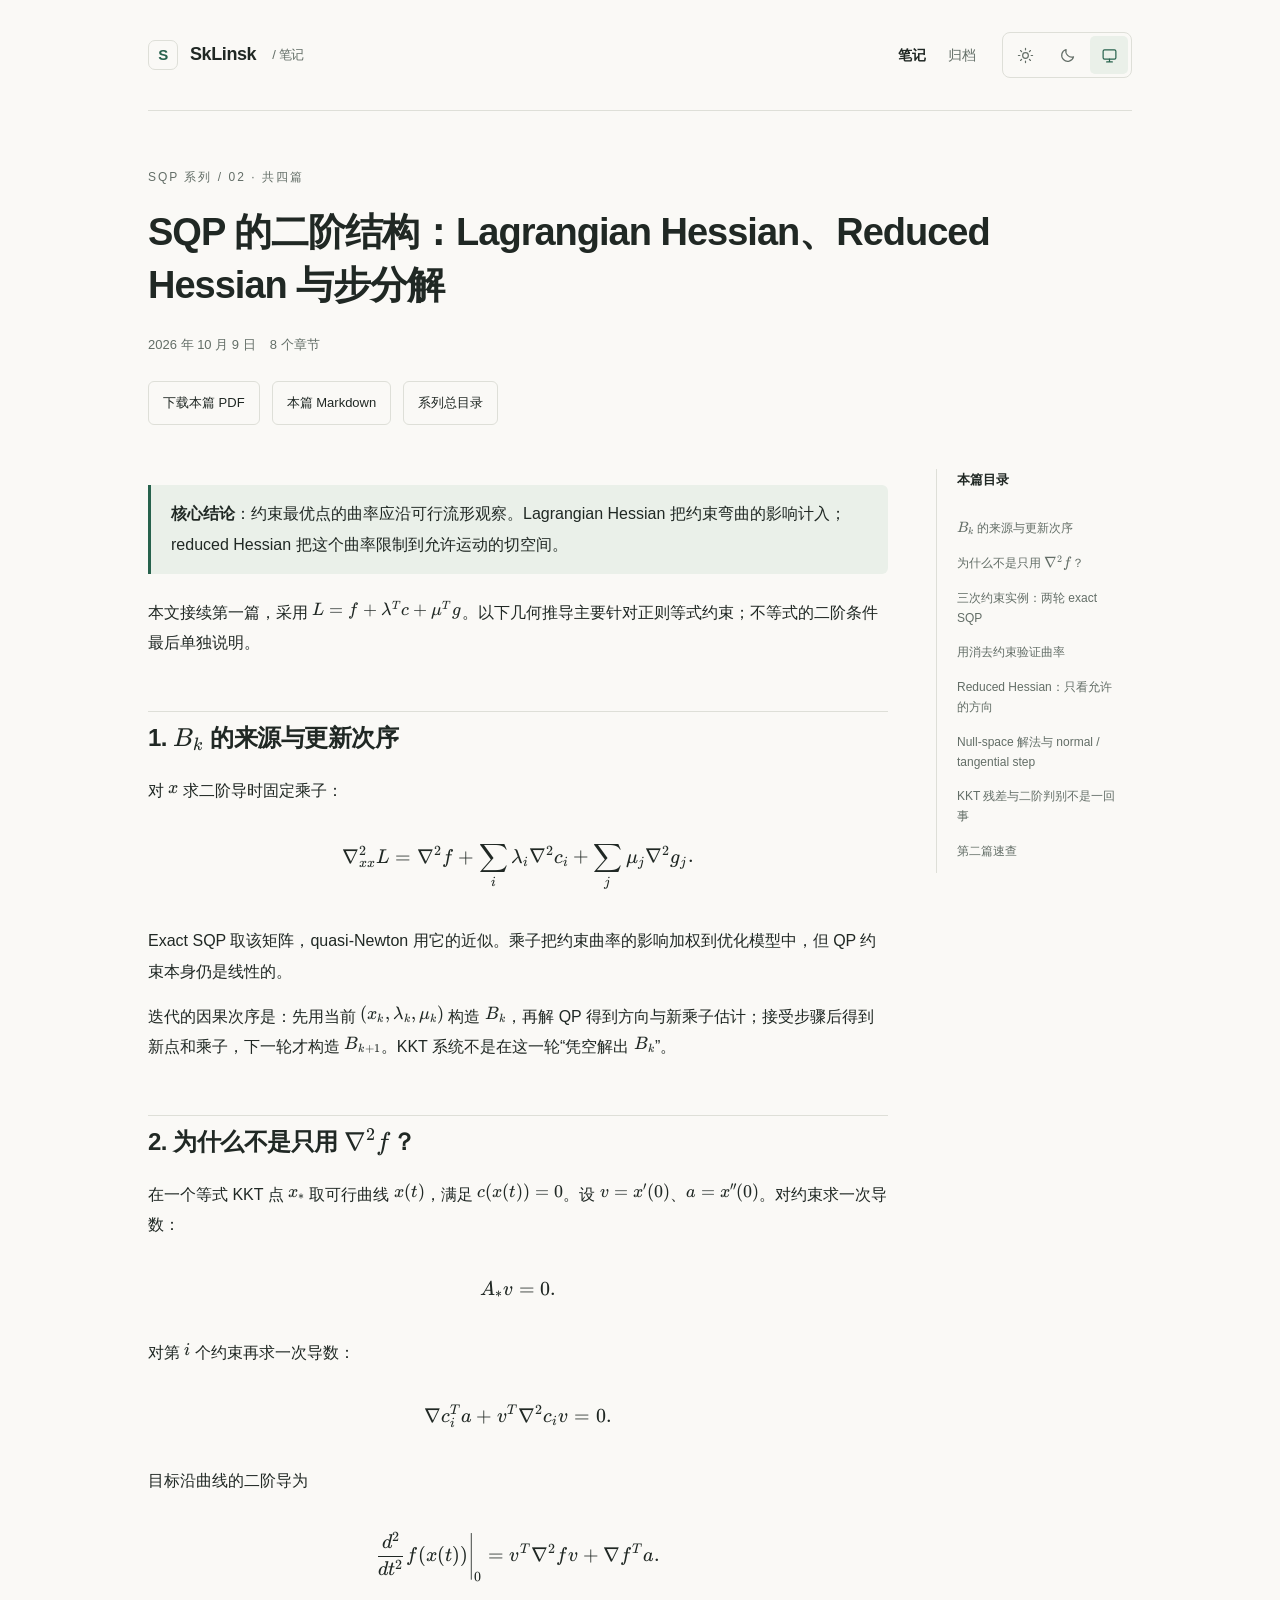
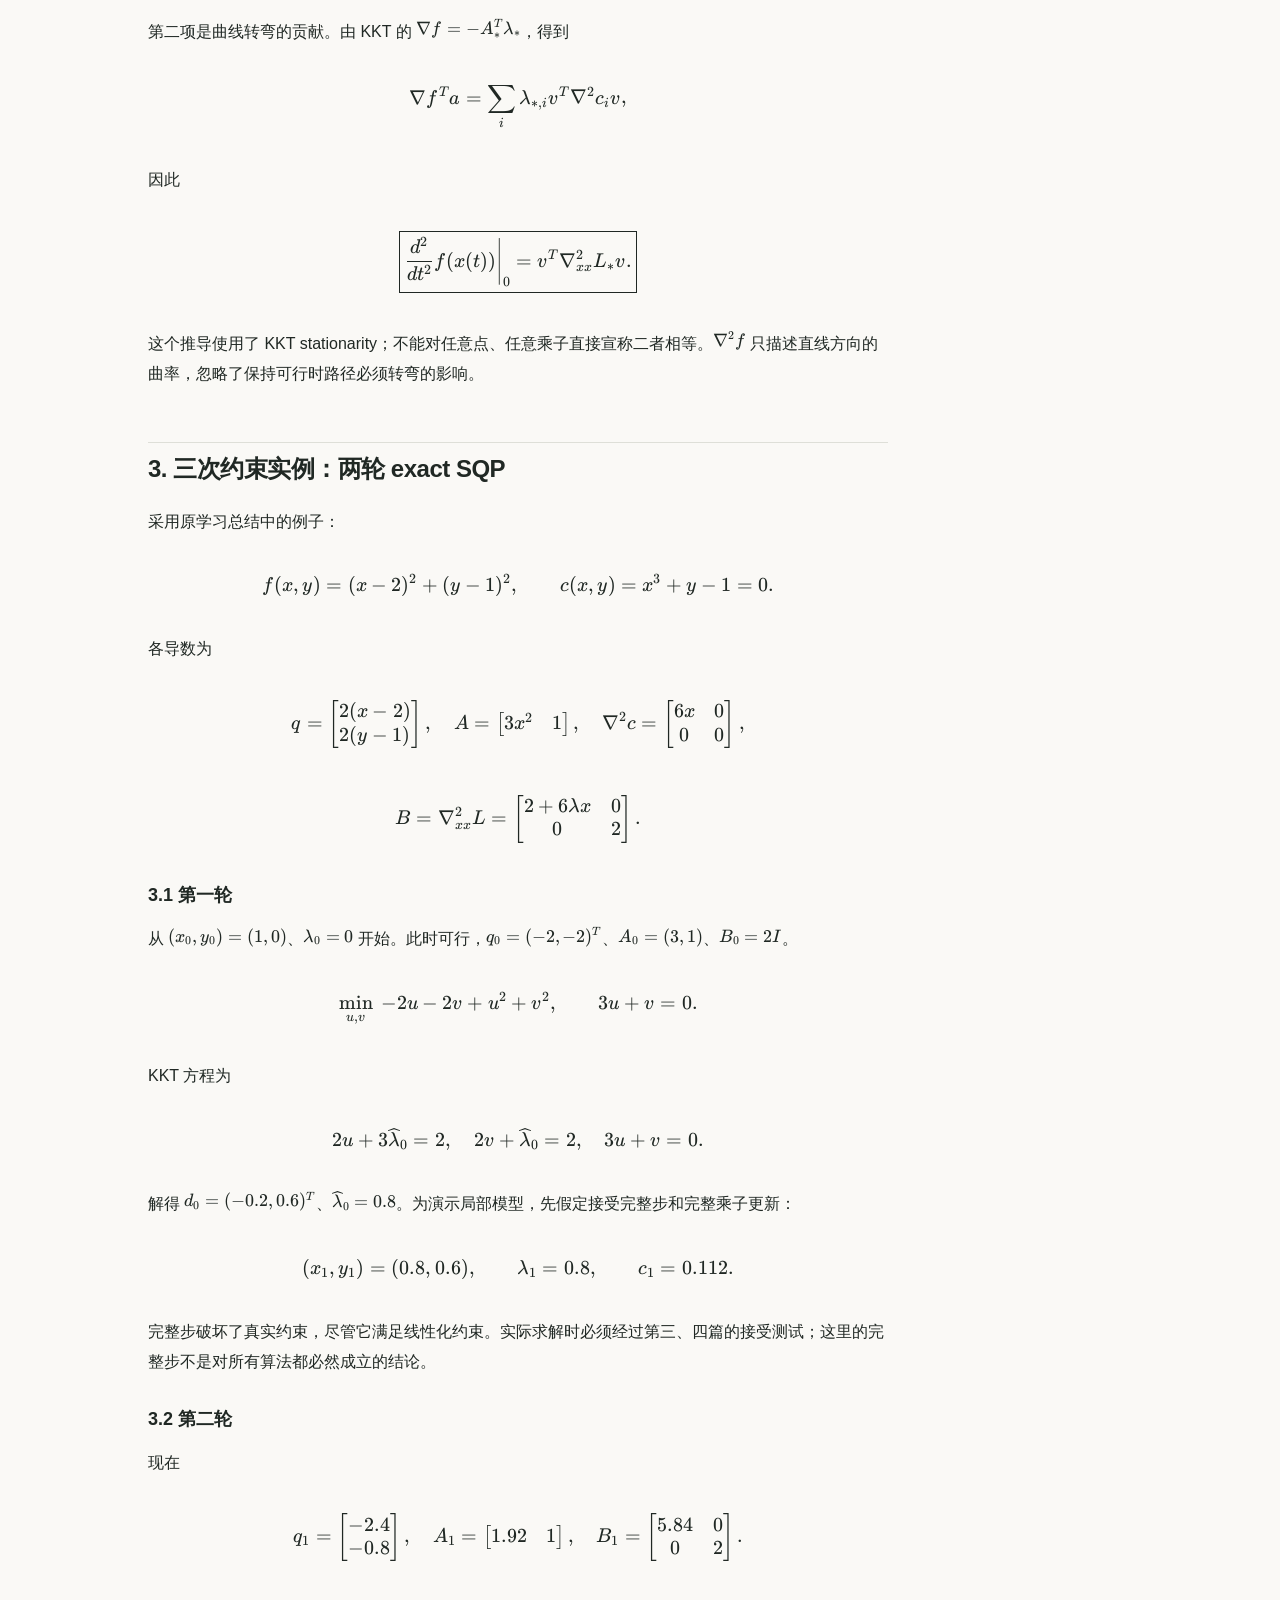
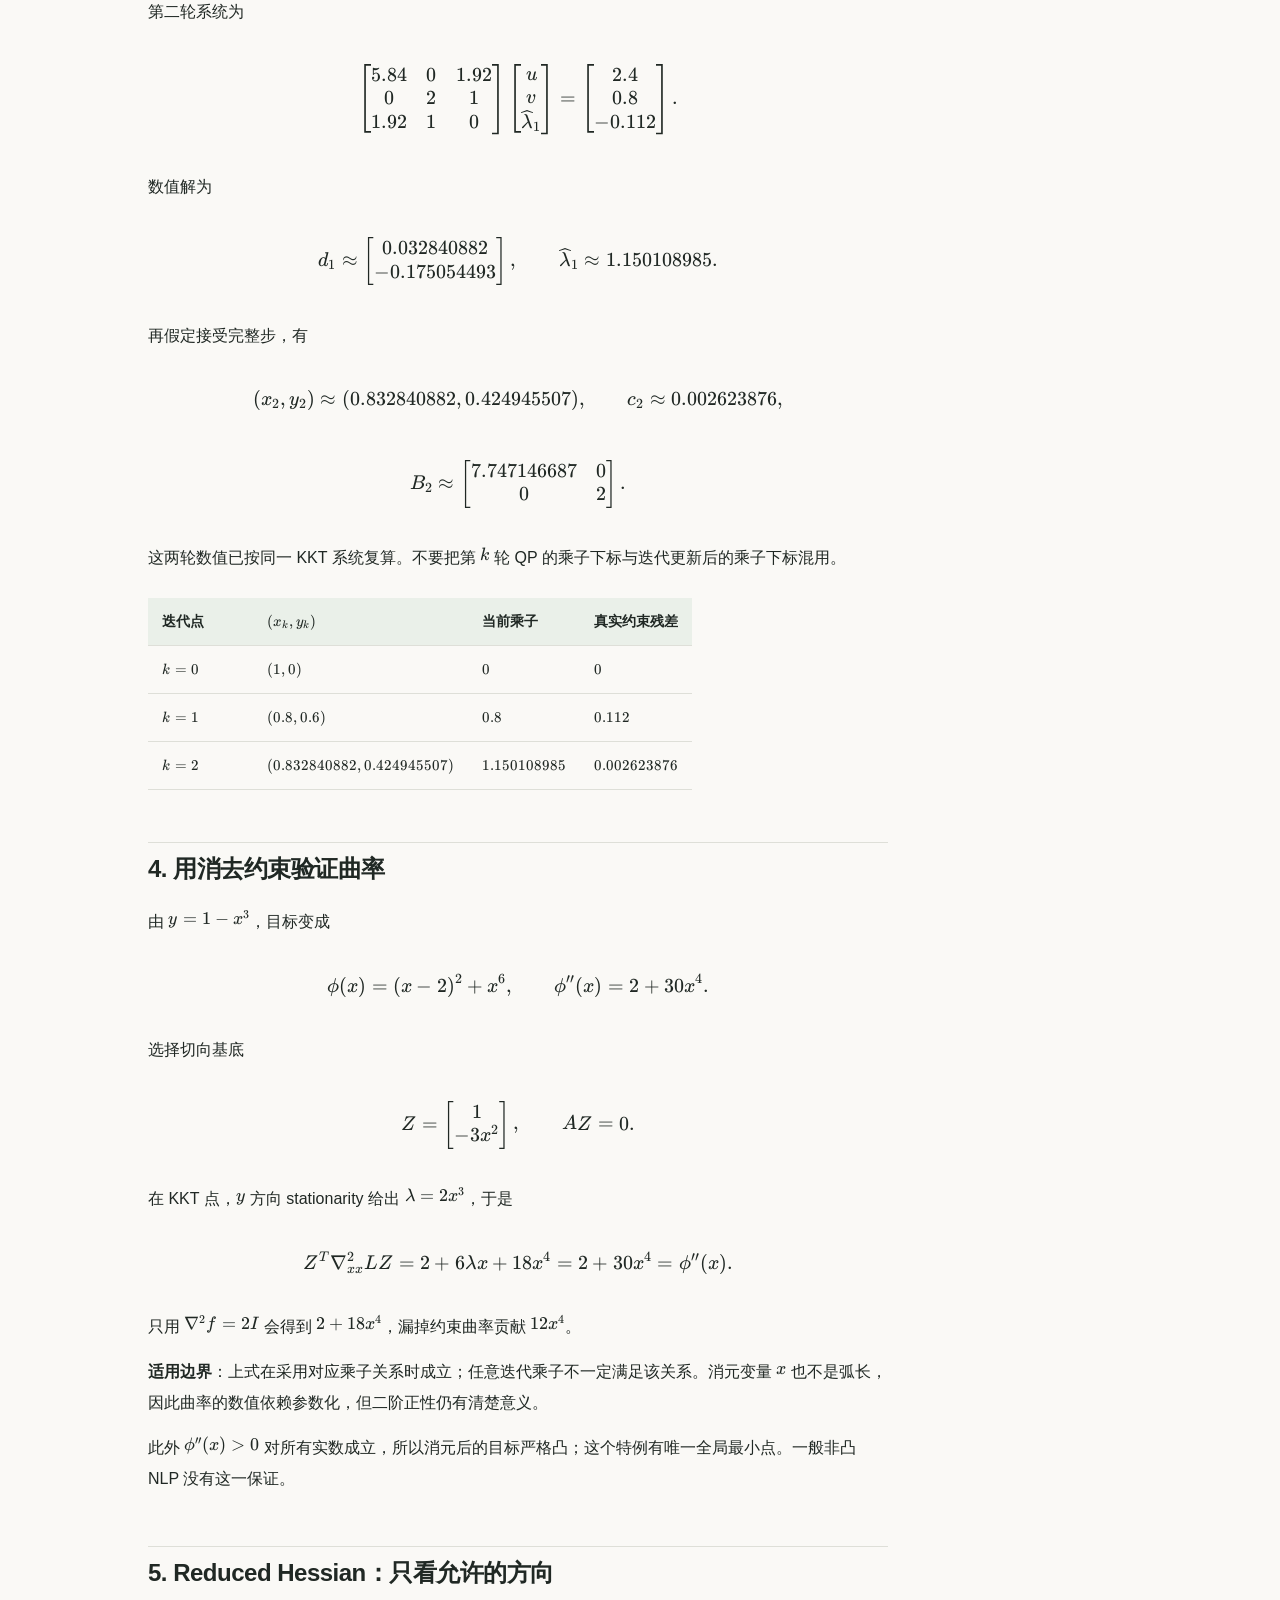
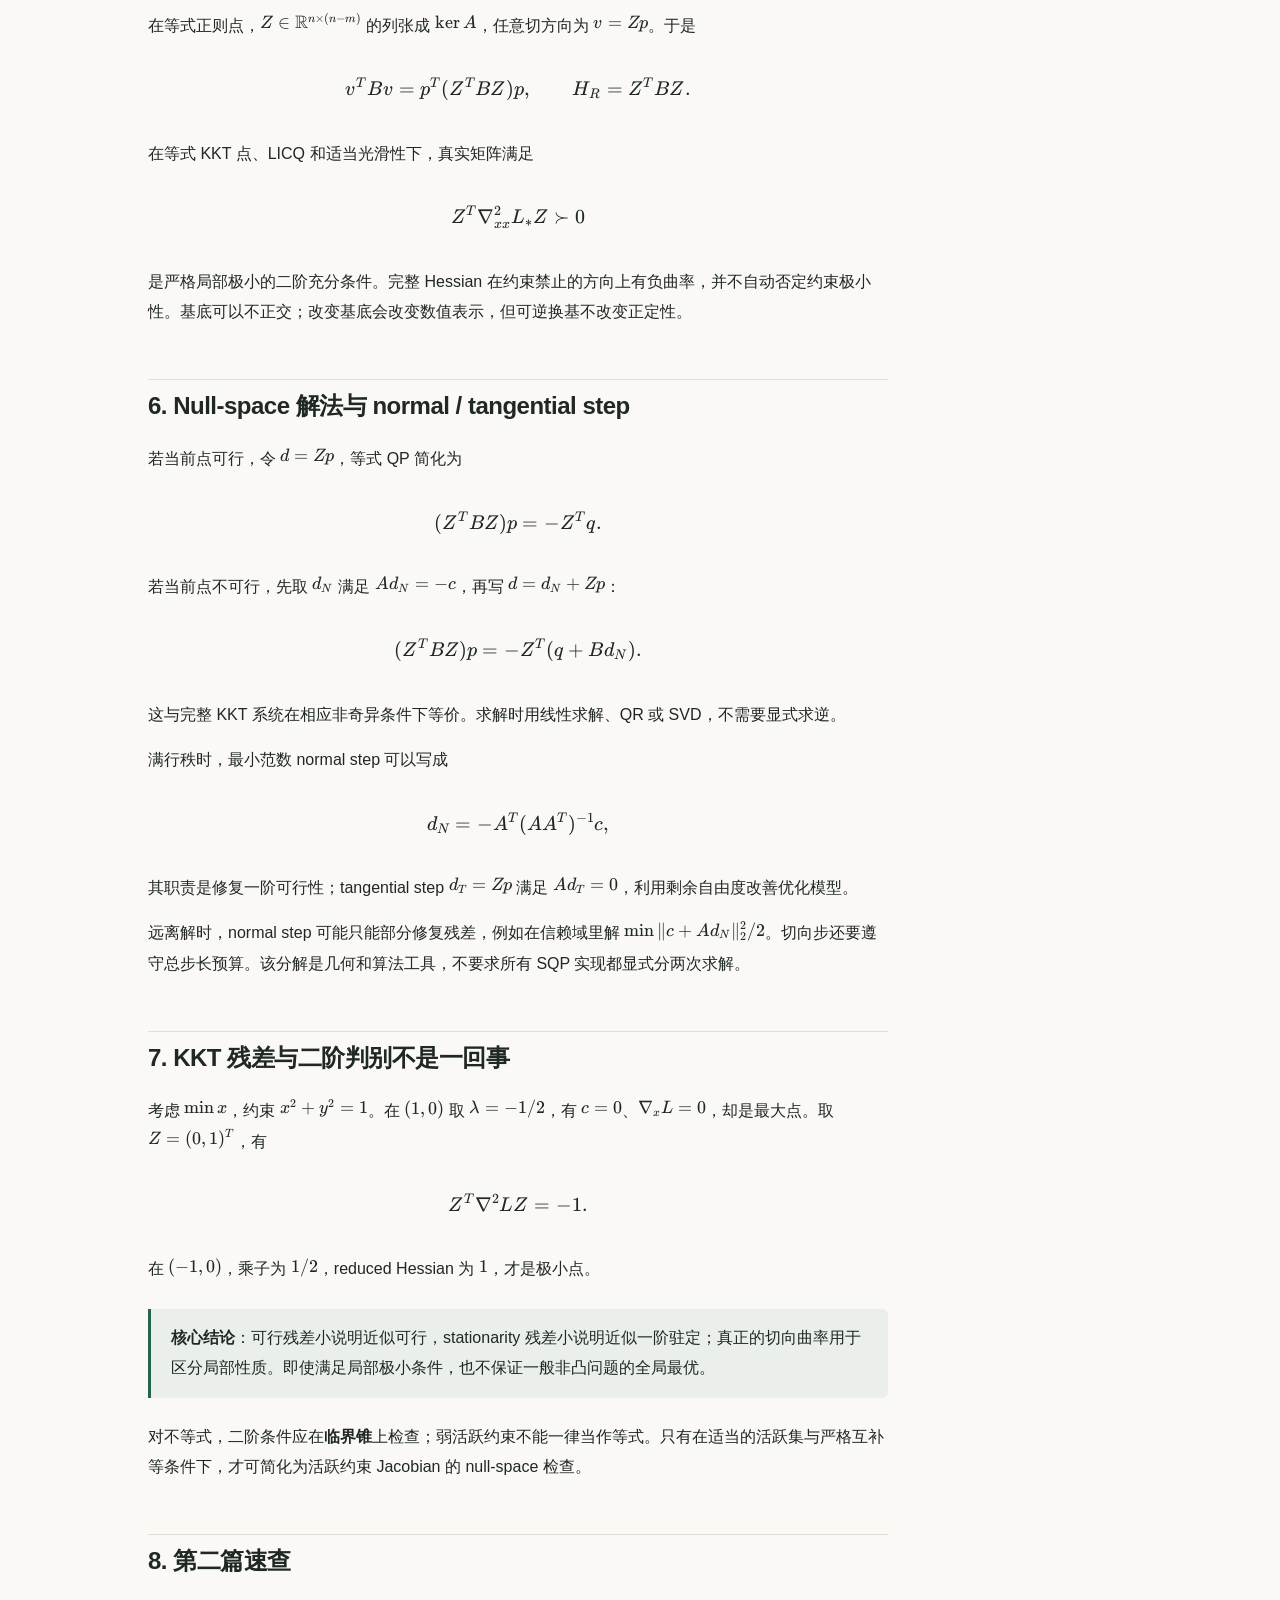
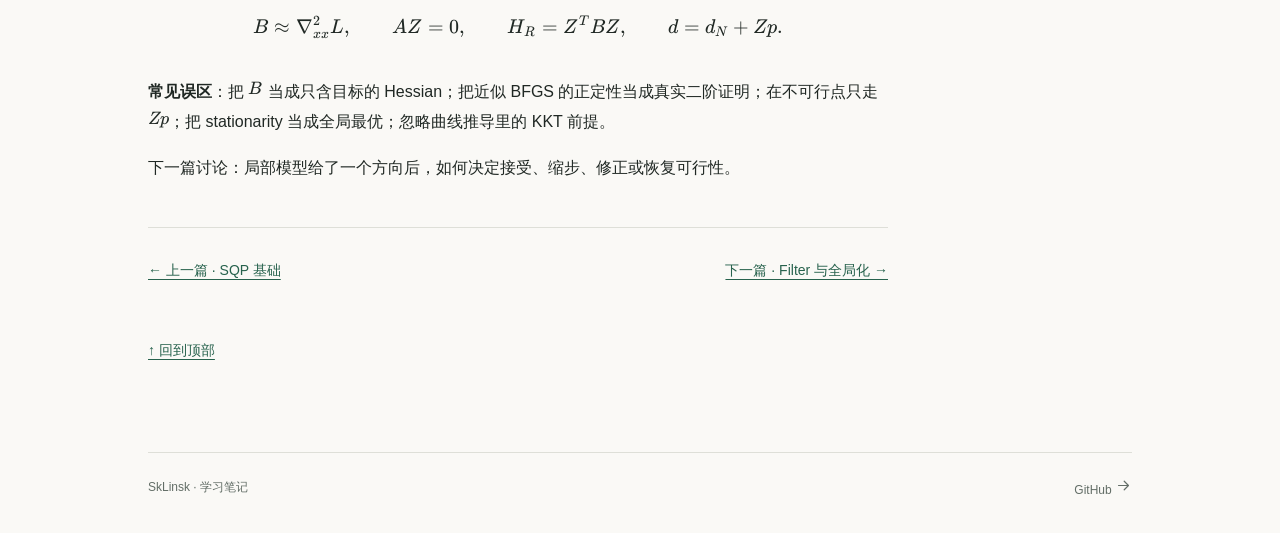
<file: notes/sqp/curvature/index.html>
<!doctype html><html lang="zh-CN"><head><meta charset="utf-8"><meta name="viewport" content="width=device-width,initial-scale=1"><meta name="description" content="SkLinsk 的学习笔记：约束优化、数学与算法。"><meta name="color-scheme" content="light dark"><title>二阶结构 · SkLinsk 笔记</title><script src="/assets/theme.js"></script><link rel="stylesheet" href="/assets/site.css?v=20261009-series"><link rel="preload" href="/notes/sqp/assets/katex/fonts/KaTeX_Main-Regular.woff2" as="font" type="font/woff2" crossorigin><link rel="preload" href="/notes/sqp/assets/katex/fonts/KaTeX_Math-Italic.woff2" as="font" type="font/woff2" crossorigin><link rel="stylesheet" href="/notes/sqp/assets/katex/katex.min.css?v=20261009-series"></head><body id="top"><a class="skip" href="#main">跳到正文</a><div class="shell"><header class="site-header"><a class="brand" href="/"><span class="brand-mark">S</span>SkLinsk <small> / 笔记</small></a><div class="header-actions"><nav class="nav-links" aria-label="主导航"><a href="/" aria-current="page">笔记</a><a href="/archives/" >归档</a></nav><div class="theme-switch" role="group" aria-label="外观模式"><button type="button" data-mode="light" aria-label="白色模式" title="白色模式" aria-pressed="false"><svg aria-hidden="true" viewBox="0 0 24 24"><circle cx="12" cy="12" r="4"/><path d="M12 2v2m0 16v2M2 12h2m16 0h2M5 5l1.5 1.5m11 11L19 19M5 19l1.5-1.5m11-11L19 5"/></svg></button><button type="button" data-mode="dark" aria-label="黑色模式" title="黑色模式" aria-pressed="false"><svg aria-hidden="true" viewBox="0 0 24 24"><path d="M20.5 14A8.5 8.5 0 0 1 10 3.5 8.5 8.5 0 1 0 20.5 14Z"/></svg></button><button type="button" data-mode="system" aria-label="跟随系统" title="跟随系统" aria-pressed="false"><svg aria-hidden="true" viewBox="0 0 24 24"><rect x="3" y="4" width="18" height="13" rx="2"/><path d="M8 21h8m-4-4v4"/></svg></button></div></div></header><main id="main"><header class="article-head"><p class="eyebrow"><a href="../">SQP 系列</a> / 02 · 共四篇</p><h1>SQP 的二阶结构：Lagrangian Hessian、Reduced Hessian 与步分解</h1><div class="meta"><time datetime="2026-10-09">2026 年 10 月 9 日</time><span>8 个章节</span></div><div class="article-actions"><a href="note.pdf">下载本篇 PDF</a><a href="note.md" download>本篇 Markdown</a><a href="../">系列总目录</a></div></header><div class="article-layout"><article class="prose">
<blockquote>
<p><strong>核心结论</strong>：约束最优点的曲率应沿可行流形观察。Lagrangian Hessian 把约束弯曲的影响计入；reduced Hessian 把这个曲率限制到允许运动的切空间。</p>
</blockquote>
<p>本文接续第一篇，采用 <span class="katex"><span class="katex-mathml"><math xmlns="http://www.w3.org/1998/Math/MathML"><semantics><mrow><mi>L</mi><mo>=</mo><mi>f</mi><mo>+</mo><msup><mi>λ</mi><mi>T</mi></msup><mi>c</mi><mo>+</mo><msup><mi>μ</mi><mi>T</mi></msup><mi>g</mi></mrow><annotation encoding="application/x-tex">L=f+\lambda^Tc+\mu^Tg</annotation></semantics></math></span><span class="katex-html" aria-hidden="true"><span class="base"><span class="strut" style="height:0.6833em;"></span><span class="mord mathnormal">L</span><span class="mspace" style="margin-right:0.2778em;"></span><span class="mrel">=</span><span class="mspace" style="margin-right:0.2778em;"></span></span><span class="base"><span class="strut" style="height:0.8889em;vertical-align:-0.1944em;"></span><span class="mord mathnormal" style="margin-right:0.10764em;">f</span><span class="mspace" style="margin-right:0.2222em;"></span><span class="mbin">+</span><span class="mspace" style="margin-right:0.2222em;"></span></span><span class="base"><span class="strut" style="height:0.9247em;vertical-align:-0.0833em;"></span><span class="mord"><span class="mord mathnormal">λ</span><span class="msupsub"><span class="vlist-t"><span class="vlist-r"><span class="vlist" style="height:0.8413em;"><span style="top:-3.063em;margin-right:0.05em;"><span class="pstrut" style="height:2.7em;"></span><span class="sizing reset-size6 size3 mtight"><span class="mord mathnormal mtight" style="margin-right:0.13889em;">T</span></span></span></span></span></span></span></span><span class="mord mathnormal">c</span><span class="mspace" style="margin-right:0.2222em;"></span><span class="mbin">+</span><span class="mspace" style="margin-right:0.2222em;"></span></span><span class="base"><span class="strut" style="height:1.0358em;vertical-align:-0.1944em;"></span><span class="mord"><span class="mord mathnormal">μ</span><span class="msupsub"><span class="vlist-t"><span class="vlist-r"><span class="vlist" style="height:0.8413em;"><span style="top:-3.063em;margin-right:0.05em;"><span class="pstrut" style="height:2.7em;"></span><span class="sizing reset-size6 size3 mtight"><span class="mord mathnormal mtight" style="margin-right:0.13889em;">T</span></span></span></span></span></span></span></span><span class="mord mathnormal" style="margin-right:0.03588em;">g</span></span></span></span>。以下几何推导主要针对正则等式约束；不等式的二阶条件最后单独说明。</p>
<h2 id="section-1">1. <span class="katex"><span class="katex-mathml"><math xmlns="http://www.w3.org/1998/Math/MathML"><semantics><mrow><msub><mi>B</mi><mi>k</mi></msub></mrow><annotation encoding="application/x-tex">B_k</annotation></semantics></math></span><span class="katex-html" aria-hidden="true"><span class="base"><span class="strut" style="height:0.8333em;vertical-align:-0.15em;"></span><span class="mord"><span class="mord mathnormal" style="margin-right:0.05017em;">B</span><span class="msupsub"><span class="vlist-t vlist-t2"><span class="vlist-r"><span class="vlist" style="height:0.3361em;"><span style="top:-2.55em;margin-left:-0.0502em;margin-right:0.05em;"><span class="pstrut" style="height:2.7em;"></span><span class="sizing reset-size6 size3 mtight"><span class="mord mathnormal mtight" style="margin-right:0.03148em;">k</span></span></span></span><span class="vlist-s">​</span></span><span class="vlist-r"><span class="vlist" style="height:0.15em;"><span></span></span></span></span></span></span></span></span></span> 的来源与更新次序</h2>
<p>对 <span class="katex"><span class="katex-mathml"><math xmlns="http://www.w3.org/1998/Math/MathML"><semantics><mrow><mi>x</mi></mrow><annotation encoding="application/x-tex">x</annotation></semantics></math></span><span class="katex-html" aria-hidden="true"><span class="base"><span class="strut" style="height:0.4306em;"></span><span class="mord mathnormal">x</span></span></span></span> 求二阶导时固定乘子：</p>
<div class="equation"><span class="katex-display"><span class="katex"><span class="katex-mathml"><math xmlns="http://www.w3.org/1998/Math/MathML" display="block"><semantics><mrow><msubsup><mi mathvariant="normal">∇</mi><mrow><mi>x</mi><mi>x</mi></mrow><mn>2</mn></msubsup><mi>L</mi><mo>=</mo><msup><mi mathvariant="normal">∇</mi><mn>2</mn></msup><mi>f</mi><mo>+</mo><munder><mo>∑</mo><mi>i</mi></munder><msub><mi>λ</mi><mi>i</mi></msub><msup><mi mathvariant="normal">∇</mi><mn>2</mn></msup><msub><mi>c</mi><mi>i</mi></msub><mo>+</mo><munder><mo>∑</mo><mi>j</mi></munder><msub><mi>μ</mi><mi>j</mi></msub><msup><mi mathvariant="normal">∇</mi><mn>2</mn></msup><msub><mi>g</mi><mi>j</mi></msub><mi mathvariant="normal">.</mi></mrow><annotation encoding="application/x-tex">\nabla^2_{xx}L=\nabla^2f+\sum_i\lambda_i\nabla^2c_i+\sum_j\mu_j\nabla^2g_j.</annotation></semantics></math></span><span class="katex-html" aria-hidden="true"><span class="base"><span class="strut" style="height:1.1111em;vertical-align:-0.247em;"></span><span class="mord"><span class="mord">∇</span><span class="msupsub"><span class="vlist-t vlist-t2"><span class="vlist-r"><span class="vlist" style="height:0.8641em;"><span style="top:-2.453em;margin-left:0em;margin-right:0.05em;"><span class="pstrut" style="height:2.7em;"></span><span class="sizing reset-size6 size3 mtight"><span class="mord mtight"><span class="mord mathnormal mtight">xx</span></span></span></span><span style="top:-3.113em;margin-right:0.05em;"><span class="pstrut" style="height:2.7em;"></span><span class="sizing reset-size6 size3 mtight"><span class="mord mtight">2</span></span></span></span><span class="vlist-s">​</span></span><span class="vlist-r"><span class="vlist" style="height:0.247em;"><span></span></span></span></span></span></span><span class="mord mathnormal">L</span><span class="mspace" style="margin-right:0.2778em;"></span><span class="mrel">=</span><span class="mspace" style="margin-right:0.2778em;"></span></span><span class="base"><span class="strut" style="height:1.0585em;vertical-align:-0.1944em;"></span><span class="mord"><span class="mord">∇</span><span class="msupsub"><span class="vlist-t"><span class="vlist-r"><span class="vlist" style="height:0.8641em;"><span style="top:-3.113em;margin-right:0.05em;"><span class="pstrut" style="height:2.7em;"></span><span class="sizing reset-size6 size3 mtight"><span class="mord mtight">2</span></span></span></span></span></span></span></span><span class="mord mathnormal" style="margin-right:0.10764em;">f</span><span class="mspace" style="margin-right:0.2222em;"></span><span class="mbin">+</span><span class="mspace" style="margin-right:0.2222em;"></span></span><span class="base"><span class="strut" style="height:2.3277em;vertical-align:-1.2777em;"></span><span class="mop op-limits"><span class="vlist-t vlist-t2"><span class="vlist-r"><span class="vlist" style="height:1.05em;"><span style="top:-1.8723em;margin-left:0em;"><span class="pstrut" style="height:3.05em;"></span><span class="sizing reset-size6 size3 mtight"><span class="mord mathnormal mtight">i</span></span></span><span style="top:-3.05em;"><span class="pstrut" style="height:3.05em;"></span><span><span class="mop op-symbol large-op">∑</span></span></span></span><span class="vlist-s">​</span></span><span class="vlist-r"><span class="vlist" style="height:1.2777em;"><span></span></span></span></span></span><span class="mspace" style="margin-right:0.1667em;"></span><span class="mord"><span class="mord mathnormal">λ</span><span class="msupsub"><span class="vlist-t vlist-t2"><span class="vlist-r"><span class="vlist" style="height:0.3117em;"><span style="top:-2.55em;margin-left:0em;margin-right:0.05em;"><span class="pstrut" style="height:2.7em;"></span><span class="sizing reset-size6 size3 mtight"><span class="mord mathnormal mtight">i</span></span></span></span><span class="vlist-s">​</span></span><span class="vlist-r"><span class="vlist" style="height:0.15em;"><span></span></span></span></span></span></span><span class="mord"><span class="mord">∇</span><span class="msupsub"><span class="vlist-t"><span class="vlist-r"><span class="vlist" style="height:0.8641em;"><span style="top:-3.113em;margin-right:0.05em;"><span class="pstrut" style="height:2.7em;"></span><span class="sizing reset-size6 size3 mtight"><span class="mord mtight">2</span></span></span></span></span></span></span></span><span class="mord"><span class="mord mathnormal">c</span><span class="msupsub"><span class="vlist-t vlist-t2"><span class="vlist-r"><span class="vlist" style="height:0.3117em;"><span style="top:-2.55em;margin-left:0em;margin-right:0.05em;"><span class="pstrut" style="height:2.7em;"></span><span class="sizing reset-size6 size3 mtight"><span class="mord mathnormal mtight">i</span></span></span></span><span class="vlist-s">​</span></span><span class="vlist-r"><span class="vlist" style="height:0.15em;"><span></span></span></span></span></span></span><span class="mspace" style="margin-right:0.2222em;"></span><span class="mbin">+</span><span class="mspace" style="margin-right:0.2222em;"></span></span><span class="base"><span class="strut" style="height:2.4638em;vertical-align:-1.4138em;"></span><span class="mop op-limits"><span class="vlist-t vlist-t2"><span class="vlist-r"><span class="vlist" style="height:1.05em;"><span style="top:-1.8723em;margin-left:0em;"><span class="pstrut" style="height:3.05em;"></span><span class="sizing reset-size6 size3 mtight"><span class="mord mathnormal mtight" style="margin-right:0.05724em;">j</span></span></span><span style="top:-3.05em;"><span class="pstrut" style="height:3.05em;"></span><span><span class="mop op-symbol large-op">∑</span></span></span></span><span class="vlist-s">​</span></span><span class="vlist-r"><span class="vlist" style="height:1.4138em;"><span></span></span></span></span></span><span class="mspace" style="margin-right:0.1667em;"></span><span class="mord"><span class="mord mathnormal">μ</span><span class="msupsub"><span class="vlist-t vlist-t2"><span class="vlist-r"><span class="vlist" style="height:0.3117em;"><span style="top:-2.55em;margin-left:0em;margin-right:0.05em;"><span class="pstrut" style="height:2.7em;"></span><span class="sizing reset-size6 size3 mtight"><span class="mord mathnormal mtight" style="margin-right:0.05724em;">j</span></span></span></span><span class="vlist-s">​</span></span><span class="vlist-r"><span class="vlist" style="height:0.2861em;"><span></span></span></span></span></span></span><span class="mord"><span class="mord">∇</span><span class="msupsub"><span class="vlist-t"><span class="vlist-r"><span class="vlist" style="height:0.8641em;"><span style="top:-3.113em;margin-right:0.05em;"><span class="pstrut" style="height:2.7em;"></span><span class="sizing reset-size6 size3 mtight"><span class="mord mtight">2</span></span></span></span></span></span></span></span><span class="mord"><span class="mord mathnormal" style="margin-right:0.03588em;">g</span><span class="msupsub"><span class="vlist-t vlist-t2"><span class="vlist-r"><span class="vlist" style="height:0.3117em;"><span style="top:-2.55em;margin-left:-0.0359em;margin-right:0.05em;"><span class="pstrut" style="height:2.7em;"></span><span class="sizing reset-size6 size3 mtight"><span class="mord mathnormal mtight" style="margin-right:0.05724em;">j</span></span></span></span><span class="vlist-s">​</span></span><span class="vlist-r"><span class="vlist" style="height:0.2861em;"><span></span></span></span></span></span></span><span class="mord">.</span></span></span></span></span></div>
<p>Exact SQP 取该矩阵，quasi-Newton 用它的近似。乘子把约束曲率的影响加权到优化模型中，但 QP 约束本身仍是线性的。</p>
<p>迭代的因果次序是：先用当前 <span class="katex"><span class="katex-mathml"><math xmlns="http://www.w3.org/1998/Math/MathML"><semantics><mrow><mo stretchy="false">(</mo><msub><mi>x</mi><mi>k</mi></msub><mo separator="true">,</mo><msub><mi>λ</mi><mi>k</mi></msub><mo separator="true">,</mo><msub><mi>μ</mi><mi>k</mi></msub><mo stretchy="false">)</mo></mrow><annotation encoding="application/x-tex">(x_k,\lambda_k,\mu_k)</annotation></semantics></math></span><span class="katex-html" aria-hidden="true"><span class="base"><span class="strut" style="height:1em;vertical-align:-0.25em;"></span><span class="mopen">(</span><span class="mord"><span class="mord mathnormal">x</span><span class="msupsub"><span class="vlist-t vlist-t2"><span class="vlist-r"><span class="vlist" style="height:0.3361em;"><span style="top:-2.55em;margin-left:0em;margin-right:0.05em;"><span class="pstrut" style="height:2.7em;"></span><span class="sizing reset-size6 size3 mtight"><span class="mord mathnormal mtight" style="margin-right:0.03148em;">k</span></span></span></span><span class="vlist-s">​</span></span><span class="vlist-r"><span class="vlist" style="height:0.15em;"><span></span></span></span></span></span></span><span class="mpunct">,</span><span class="mspace" style="margin-right:0.1667em;"></span><span class="mord"><span class="mord mathnormal">λ</span><span class="msupsub"><span class="vlist-t vlist-t2"><span class="vlist-r"><span class="vlist" style="height:0.3361em;"><span style="top:-2.55em;margin-left:0em;margin-right:0.05em;"><span class="pstrut" style="height:2.7em;"></span><span class="sizing reset-size6 size3 mtight"><span class="mord mathnormal mtight" style="margin-right:0.03148em;">k</span></span></span></span><span class="vlist-s">​</span></span><span class="vlist-r"><span class="vlist" style="height:0.15em;"><span></span></span></span></span></span></span><span class="mpunct">,</span><span class="mspace" style="margin-right:0.1667em;"></span><span class="mord"><span class="mord mathnormal">μ</span><span class="msupsub"><span class="vlist-t vlist-t2"><span class="vlist-r"><span class="vlist" style="height:0.3361em;"><span style="top:-2.55em;margin-left:0em;margin-right:0.05em;"><span class="pstrut" style="height:2.7em;"></span><span class="sizing reset-size6 size3 mtight"><span class="mord mathnormal mtight" style="margin-right:0.03148em;">k</span></span></span></span><span class="vlist-s">​</span></span><span class="vlist-r"><span class="vlist" style="height:0.15em;"><span></span></span></span></span></span></span><span class="mclose">)</span></span></span></span> 构造 <span class="katex"><span class="katex-mathml"><math xmlns="http://www.w3.org/1998/Math/MathML"><semantics><mrow><msub><mi>B</mi><mi>k</mi></msub></mrow><annotation encoding="application/x-tex">B_k</annotation></semantics></math></span><span class="katex-html" aria-hidden="true"><span class="base"><span class="strut" style="height:0.8333em;vertical-align:-0.15em;"></span><span class="mord"><span class="mord mathnormal" style="margin-right:0.05017em;">B</span><span class="msupsub"><span class="vlist-t vlist-t2"><span class="vlist-r"><span class="vlist" style="height:0.3361em;"><span style="top:-2.55em;margin-left:-0.0502em;margin-right:0.05em;"><span class="pstrut" style="height:2.7em;"></span><span class="sizing reset-size6 size3 mtight"><span class="mord mathnormal mtight" style="margin-right:0.03148em;">k</span></span></span></span><span class="vlist-s">​</span></span><span class="vlist-r"><span class="vlist" style="height:0.15em;"><span></span></span></span></span></span></span></span></span></span>，再解 QP 得到方向与新乘子估计；接受步骤后得到新点和乘子，下一轮才构造 <span class="katex"><span class="katex-mathml"><math xmlns="http://www.w3.org/1998/Math/MathML"><semantics><mrow><msub><mi>B</mi><mrow><mi>k</mi><mo>+</mo><mn>1</mn></mrow></msub></mrow><annotation encoding="application/x-tex">B_{k+1}</annotation></semantics></math></span><span class="katex-html" aria-hidden="true"><span class="base"><span class="strut" style="height:0.8917em;vertical-align:-0.2083em;"></span><span class="mord"><span class="mord mathnormal" style="margin-right:0.05017em;">B</span><span class="msupsub"><span class="vlist-t vlist-t2"><span class="vlist-r"><span class="vlist" style="height:0.3361em;"><span style="top:-2.55em;margin-left:-0.0502em;margin-right:0.05em;"><span class="pstrut" style="height:2.7em;"></span><span class="sizing reset-size6 size3 mtight"><span class="mord mtight"><span class="mord mathnormal mtight" style="margin-right:0.03148em;">k</span><span class="mbin mtight">+</span><span class="mord mtight">1</span></span></span></span></span><span class="vlist-s">​</span></span><span class="vlist-r"><span class="vlist" style="height:0.2083em;"><span></span></span></span></span></span></span></span></span></span>。KKT 系统不是在这一轮“凭空解出 <span class="katex"><span class="katex-mathml"><math xmlns="http://www.w3.org/1998/Math/MathML"><semantics><mrow><msub><mi>B</mi><mi>k</mi></msub></mrow><annotation encoding="application/x-tex">B_k</annotation></semantics></math></span><span class="katex-html" aria-hidden="true"><span class="base"><span class="strut" style="height:0.8333em;vertical-align:-0.15em;"></span><span class="mord"><span class="mord mathnormal" style="margin-right:0.05017em;">B</span><span class="msupsub"><span class="vlist-t vlist-t2"><span class="vlist-r"><span class="vlist" style="height:0.3361em;"><span style="top:-2.55em;margin-left:-0.0502em;margin-right:0.05em;"><span class="pstrut" style="height:2.7em;"></span><span class="sizing reset-size6 size3 mtight"><span class="mord mathnormal mtight" style="margin-right:0.03148em;">k</span></span></span></span><span class="vlist-s">​</span></span><span class="vlist-r"><span class="vlist" style="height:0.15em;"><span></span></span></span></span></span></span></span></span></span>”。</p>
<h2 id="section-2">2. 为什么不是只用 <span class="katex"><span class="katex-mathml"><math xmlns="http://www.w3.org/1998/Math/MathML"><semantics><mrow><msup><mi mathvariant="normal">∇</mi><mn>2</mn></msup><mi>f</mi></mrow><annotation encoding="application/x-tex">\nabla^2f</annotation></semantics></math></span><span class="katex-html" aria-hidden="true"><span class="base"><span class="strut" style="height:1.0085em;vertical-align:-0.1944em;"></span><span class="mord"><span class="mord">∇</span><span class="msupsub"><span class="vlist-t"><span class="vlist-r"><span class="vlist" style="height:0.8141em;"><span style="top:-3.063em;margin-right:0.05em;"><span class="pstrut" style="height:2.7em;"></span><span class="sizing reset-size6 size3 mtight"><span class="mord mtight">2</span></span></span></span></span></span></span></span><span class="mord mathnormal" style="margin-right:0.10764em;">f</span></span></span></span>？</h2>
<p>在一个等式 KKT 点 <span class="katex"><span class="katex-mathml"><math xmlns="http://www.w3.org/1998/Math/MathML"><semantics><mrow><msub><mi>x</mi><mo>∗</mo></msub></mrow><annotation encoding="application/x-tex">x_*</annotation></semantics></math></span><span class="katex-html" aria-hidden="true"><span class="base"><span class="strut" style="height:0.5806em;vertical-align:-0.15em;"></span><span class="mord"><span class="mord mathnormal">x</span><span class="msupsub"><span class="vlist-t vlist-t2"><span class="vlist-r"><span class="vlist" style="height:0.1757em;"><span style="top:-2.55em;margin-left:0em;margin-right:0.05em;"><span class="pstrut" style="height:2.7em;"></span><span class="sizing reset-size6 size3 mtight"><span class="mbin mtight">∗</span></span></span></span><span class="vlist-s">​</span></span><span class="vlist-r"><span class="vlist" style="height:0.15em;"><span></span></span></span></span></span></span></span></span></span> 取可行曲线 <span class="katex"><span class="katex-mathml"><math xmlns="http://www.w3.org/1998/Math/MathML"><semantics><mrow><mi>x</mi><mo stretchy="false">(</mo><mi>t</mi><mo stretchy="false">)</mo></mrow><annotation encoding="application/x-tex">x(t)</annotation></semantics></math></span><span class="katex-html" aria-hidden="true"><span class="base"><span class="strut" style="height:1em;vertical-align:-0.25em;"></span><span class="mord mathnormal">x</span><span class="mopen">(</span><span class="mord mathnormal">t</span><span class="mclose">)</span></span></span></span>，满足 <span class="katex"><span class="katex-mathml"><math xmlns="http://www.w3.org/1998/Math/MathML"><semantics><mrow><mi>c</mi><mo stretchy="false">(</mo><mi>x</mi><mo stretchy="false">(</mo><mi>t</mi><mo stretchy="false">)</mo><mo stretchy="false">)</mo><mo>=</mo><mn>0</mn></mrow><annotation encoding="application/x-tex">c(x(t))=0</annotation></semantics></math></span><span class="katex-html" aria-hidden="true"><span class="base"><span class="strut" style="height:1em;vertical-align:-0.25em;"></span><span class="mord mathnormal">c</span><span class="mopen">(</span><span class="mord mathnormal">x</span><span class="mopen">(</span><span class="mord mathnormal">t</span><span class="mclose">))</span><span class="mspace" style="margin-right:0.2778em;"></span><span class="mrel">=</span><span class="mspace" style="margin-right:0.2778em;"></span></span><span class="base"><span class="strut" style="height:0.6444em;"></span><span class="mord">0</span></span></span></span>。设 <span class="katex"><span class="katex-mathml"><math xmlns="http://www.w3.org/1998/Math/MathML"><semantics><mrow><mi>v</mi><mo>=</mo><msup><mi>x</mi><mo mathvariant="normal" lspace="0em" rspace="0em">′</mo></msup><mo stretchy="false">(</mo><mn>0</mn><mo stretchy="false">)</mo></mrow><annotation encoding="application/x-tex">v=x&#x27;(0)</annotation></semantics></math></span><span class="katex-html" aria-hidden="true"><span class="base"><span class="strut" style="height:0.4306em;"></span><span class="mord mathnormal" style="margin-right:0.03588em;">v</span><span class="mspace" style="margin-right:0.2778em;"></span><span class="mrel">=</span><span class="mspace" style="margin-right:0.2778em;"></span></span><span class="base"><span class="strut" style="height:1.0019em;vertical-align:-0.25em;"></span><span class="mord"><span class="mord mathnormal">x</span><span class="msupsub"><span class="vlist-t"><span class="vlist-r"><span class="vlist" style="height:0.7519em;"><span style="top:-3.063em;margin-right:0.05em;"><span class="pstrut" style="height:2.7em;"></span><span class="sizing reset-size6 size3 mtight"><span class="mord mtight"><span class="mord mtight">′</span></span></span></span></span></span></span></span></span><span class="mopen">(</span><span class="mord">0</span><span class="mclose">)</span></span></span></span>、<span class="katex"><span class="katex-mathml"><math xmlns="http://www.w3.org/1998/Math/MathML"><semantics><mrow><mi>a</mi><mo>=</mo><msup><mi>x</mi><mrow><mo mathvariant="normal">′</mo><mo mathvariant="normal">′</mo></mrow></msup><mo stretchy="false">(</mo><mn>0</mn><mo stretchy="false">)</mo></mrow><annotation encoding="application/x-tex">a=x&#x27;&#x27;(0)</annotation></semantics></math></span><span class="katex-html" aria-hidden="true"><span class="base"><span class="strut" style="height:0.4306em;"></span><span class="mord mathnormal">a</span><span class="mspace" style="margin-right:0.2778em;"></span><span class="mrel">=</span><span class="mspace" style="margin-right:0.2778em;"></span></span><span class="base"><span class="strut" style="height:1.0019em;vertical-align:-0.25em;"></span><span class="mord"><span class="mord mathnormal">x</span><span class="msupsub"><span class="vlist-t"><span class="vlist-r"><span class="vlist" style="height:0.7519em;"><span style="top:-3.063em;margin-right:0.05em;"><span class="pstrut" style="height:2.7em;"></span><span class="sizing reset-size6 size3 mtight"><span class="mord mtight"><span class="mord mtight">′′</span></span></span></span></span></span></span></span></span><span class="mopen">(</span><span class="mord">0</span><span class="mclose">)</span></span></span></span>。对约束求一次导数：</p>
<div class="equation"><span class="katex-display"><span class="katex"><span class="katex-mathml"><math xmlns="http://www.w3.org/1998/Math/MathML" display="block"><semantics><mrow><msub><mi>A</mi><mo>∗</mo></msub><mi>v</mi><mo>=</mo><mn>0.</mn></mrow><annotation encoding="application/x-tex">A_*v=0.</annotation></semantics></math></span><span class="katex-html" aria-hidden="true"><span class="base"><span class="strut" style="height:0.8333em;vertical-align:-0.15em;"></span><span class="mord"><span class="mord mathnormal">A</span><span class="msupsub"><span class="vlist-t vlist-t2"><span class="vlist-r"><span class="vlist" style="height:0.1757em;"><span style="top:-2.55em;margin-left:0em;margin-right:0.05em;"><span class="pstrut" style="height:2.7em;"></span><span class="sizing reset-size6 size3 mtight"><span class="mbin mtight">∗</span></span></span></span><span class="vlist-s">​</span></span><span class="vlist-r"><span class="vlist" style="height:0.15em;"><span></span></span></span></span></span></span><span class="mord mathnormal" style="margin-right:0.03588em;">v</span><span class="mspace" style="margin-right:0.2778em;"></span><span class="mrel">=</span><span class="mspace" style="margin-right:0.2778em;"></span></span><span class="base"><span class="strut" style="height:0.6444em;"></span><span class="mord">0.</span></span></span></span></span></div>
<p>对第 <span class="katex"><span class="katex-mathml"><math xmlns="http://www.w3.org/1998/Math/MathML"><semantics><mrow><mi>i</mi></mrow><annotation encoding="application/x-tex">i</annotation></semantics></math></span><span class="katex-html" aria-hidden="true"><span class="base"><span class="strut" style="height:0.6595em;"></span><span class="mord mathnormal">i</span></span></span></span> 个约束再求一次导数：</p>
<div class="equation"><span class="katex-display"><span class="katex"><span class="katex-mathml"><math xmlns="http://www.w3.org/1998/Math/MathML" display="block"><semantics><mrow><mi mathvariant="normal">∇</mi><msubsup><mi>c</mi><mi>i</mi><mi>T</mi></msubsup><mi>a</mi><mo>+</mo><msup><mi>v</mi><mi>T</mi></msup><msup><mi mathvariant="normal">∇</mi><mn>2</mn></msup><msub><mi>c</mi><mi>i</mi></msub><mi>v</mi><mo>=</mo><mn>0.</mn></mrow><annotation encoding="application/x-tex">\nabla c_i^Ta+v^T\nabla^2c_iv=0.</annotation></semantics></math></span><span class="katex-html" aria-hidden="true"><span class="base"><span class="strut" style="height:1.1383em;vertical-align:-0.247em;"></span><span class="mord">∇</span><span class="mord"><span class="mord mathnormal">c</span><span class="msupsub"><span class="vlist-t vlist-t2"><span class="vlist-r"><span class="vlist" style="height:0.8913em;"><span style="top:-2.453em;margin-left:0em;margin-right:0.05em;"><span class="pstrut" style="height:2.7em;"></span><span class="sizing reset-size6 size3 mtight"><span class="mord mathnormal mtight">i</span></span></span><span style="top:-3.113em;margin-right:0.05em;"><span class="pstrut" style="height:2.7em;"></span><span class="sizing reset-size6 size3 mtight"><span class="mord mathnormal mtight" style="margin-right:0.13889em;">T</span></span></span></span><span class="vlist-s">​</span></span><span class="vlist-r"><span class="vlist" style="height:0.247em;"><span></span></span></span></span></span></span><span class="mord mathnormal">a</span><span class="mspace" style="margin-right:0.2222em;"></span><span class="mbin">+</span><span class="mspace" style="margin-right:0.2222em;"></span></span><span class="base"><span class="strut" style="height:1.0413em;vertical-align:-0.15em;"></span><span class="mord"><span class="mord mathnormal" style="margin-right:0.03588em;">v</span><span class="msupsub"><span class="vlist-t"><span class="vlist-r"><span class="vlist" style="height:0.8913em;"><span style="top:-3.113em;margin-right:0.05em;"><span class="pstrut" style="height:2.7em;"></span><span class="sizing reset-size6 size3 mtight"><span class="mord mathnormal mtight" style="margin-right:0.13889em;">T</span></span></span></span></span></span></span></span><span class="mord"><span class="mord">∇</span><span class="msupsub"><span class="vlist-t"><span class="vlist-r"><span class="vlist" style="height:0.8641em;"><span style="top:-3.113em;margin-right:0.05em;"><span class="pstrut" style="height:2.7em;"></span><span class="sizing reset-size6 size3 mtight"><span class="mord mtight">2</span></span></span></span></span></span></span></span><span class="mord"><span class="mord mathnormal">c</span><span class="msupsub"><span class="vlist-t vlist-t2"><span class="vlist-r"><span class="vlist" style="height:0.3117em;"><span style="top:-2.55em;margin-left:0em;margin-right:0.05em;"><span class="pstrut" style="height:2.7em;"></span><span class="sizing reset-size6 size3 mtight"><span class="mord mathnormal mtight">i</span></span></span></span><span class="vlist-s">​</span></span><span class="vlist-r"><span class="vlist" style="height:0.15em;"><span></span></span></span></span></span></span><span class="mord mathnormal" style="margin-right:0.03588em;">v</span><span class="mspace" style="margin-right:0.2778em;"></span><span class="mrel">=</span><span class="mspace" style="margin-right:0.2778em;"></span></span><span class="base"><span class="strut" style="height:0.6444em;"></span><span class="mord">0.</span></span></span></span></span></div>
<p>目标沿曲线的二阶导为</p>
<div class="equation"><span class="katex-display"><span class="katex"><span class="katex-mathml"><math xmlns="http://www.w3.org/1998/Math/MathML" display="block"><semantics><mrow><mfrac><msup><mi>d</mi><mn>2</mn></msup><mrow><mi>d</mi><msup><mi>t</mi><mn>2</mn></msup></mrow></mfrac><mi>f</mi><mo stretchy="false">(</mo><mi>x</mi><mo stretchy="false">(</mo><mi>t</mi><mo stretchy="false">)</mo><mo stretchy="false">)</mo><msub><mo fence="false" stretchy="true" minsize="2.4em" maxsize="2.4em">∣</mo><mn>0</mn></msub><mo>=</mo><msup><mi>v</mi><mi>T</mi></msup><msup><mi mathvariant="normal">∇</mi><mn>2</mn></msup><mi>f</mi><mi>v</mi><mo>+</mo><mi mathvariant="normal">∇</mi><msup><mi>f</mi><mi>T</mi></msup><mi>a</mi><mi mathvariant="normal">.</mi></mrow><annotation encoding="application/x-tex">\frac{d^2}{dt^2}f(x(t))\bigg|_0=v^T\nabla^2fv+\nabla f^Ta.</annotation></semantics></math></span><span class="katex-html" aria-hidden="true"><span class="base"><span class="strut" style="height:2.4908em;vertical-align:-0.9997em;"></span><span class="mord"><span class="mopen nulldelimiter"></span><span class="mfrac"><span class="vlist-t vlist-t2"><span class="vlist-r"><span class="vlist" style="height:1.4911em;"><span style="top:-2.314em;"><span class="pstrut" style="height:3em;"></span><span class="mord"><span class="mord mathnormal">d</span><span class="mord"><span class="mord mathnormal">t</span><span class="msupsub"><span class="vlist-t"><span class="vlist-r"><span class="vlist" style="height:0.7401em;"><span style="top:-2.989em;margin-right:0.05em;"><span class="pstrut" style="height:2.7em;"></span><span class="sizing reset-size6 size3 mtight"><span class="mord mtight">2</span></span></span></span></span></span></span></span></span></span><span style="top:-3.23em;"><span class="pstrut" style="height:3em;"></span><span class="frac-line" style="border-bottom-width:0.04em;"></span></span><span style="top:-3.677em;"><span class="pstrut" style="height:3em;"></span><span class="mord"><span class="mord"><span class="mord mathnormal">d</span><span class="msupsub"><span class="vlist-t"><span class="vlist-r"><span class="vlist" style="height:0.8141em;"><span style="top:-3.063em;margin-right:0.05em;"><span class="pstrut" style="height:2.7em;"></span><span class="sizing reset-size6 size3 mtight"><span class="mord mtight">2</span></span></span></span></span></span></span></span></span></span></span><span class="vlist-s">​</span></span><span class="vlist-r"><span class="vlist" style="height:0.686em;"><span></span></span></span></span></span><span class="mclose nulldelimiter"></span></span><span class="mord mathnormal" style="margin-right:0.10764em;">f</span><span class="mopen">(</span><span class="mord mathnormal">x</span><span class="mopen">(</span><span class="mord mathnormal">t</span><span class="mclose">))</span><span class="mord"><span class="mord"><span class="delimsizing mult"><span class="vlist-t vlist-t2"><span class="vlist-r"><span class="vlist" style="height:1.45em;"><span style="top:-3.45em;"><span class="pstrut" style="height:4.4em;"></span><span style="width:0.333em;height:2.400em;"><svg xmlns="http://www.w3.org/2000/svg" width='0.333em' height='2.400em' viewBox='0 0 333 2400'><path d='M145 15 v585 v1200 v585 c2.667,10,9.667,15,21,15
c10,0,16.667,-5,20,-15 v-585 v-1200 v-585 c-2.667,-10,-9.667,-15,-21,-15
c-10,0,-16.667,5,-20,15z M188 15 H145 v585 v1200 v585 h43z'/></svg></span></span></span><span class="vlist-s">​</span></span><span class="vlist-r"><span class="vlist" style="height:0.95em;"><span></span></span></span></span></span></span><span class="msupsub"><span class="vlist-t vlist-t2"><span class="vlist-r"><span class="vlist" style="height:-0.5486em;"><span style="top:-1.7003em;margin-right:0.05em;"><span class="pstrut" style="height:2.7em;"></span><span class="sizing reset-size6 size3 mtight"><span class="mord mtight">0</span></span></span></span><span class="vlist-s">​</span></span><span class="vlist-r"><span class="vlist" style="height:0.9997em;"><span></span></span></span></span></span></span><span class="mspace" style="margin-right:0.2778em;"></span><span class="mrel">=</span><span class="mspace" style="margin-right:0.2778em;"></span></span><span class="base"><span class="strut" style="height:1.0858em;vertical-align:-0.1944em;"></span><span class="mord"><span class="mord mathnormal" style="margin-right:0.03588em;">v</span><span class="msupsub"><span class="vlist-t"><span class="vlist-r"><span class="vlist" style="height:0.8913em;"><span style="top:-3.113em;margin-right:0.05em;"><span class="pstrut" style="height:2.7em;"></span><span class="sizing reset-size6 size3 mtight"><span class="mord mathnormal mtight" style="margin-right:0.13889em;">T</span></span></span></span></span></span></span></span><span class="mord"><span class="mord">∇</span><span class="msupsub"><span class="vlist-t"><span class="vlist-r"><span class="vlist" style="height:0.8641em;"><span style="top:-3.113em;margin-right:0.05em;"><span class="pstrut" style="height:2.7em;"></span><span class="sizing reset-size6 size3 mtight"><span class="mord mtight">2</span></span></span></span></span></span></span></span><span class="mord mathnormal" style="margin-right:0.10764em;">f</span><span class="mord mathnormal" style="margin-right:0.03588em;">v</span><span class="mspace" style="margin-right:0.2222em;"></span><span class="mbin">+</span><span class="mspace" style="margin-right:0.2222em;"></span></span><span class="base"><span class="strut" style="height:1.0858em;vertical-align:-0.1944em;"></span><span class="mord">∇</span><span class="mord"><span class="mord mathnormal" style="margin-right:0.10764em;">f</span><span class="msupsub"><span class="vlist-t"><span class="vlist-r"><span class="vlist" style="height:0.8913em;"><span style="top:-3.113em;margin-right:0.05em;"><span class="pstrut" style="height:2.7em;"></span><span class="sizing reset-size6 size3 mtight"><span class="mord mathnormal mtight" style="margin-right:0.13889em;">T</span></span></span></span></span></span></span></span><span class="mord mathnormal">a</span><span class="mord">.</span></span></span></span></span></div>
<p>第二项是曲线转弯的贡献。由 KKT 的 <span class="katex"><span class="katex-mathml"><math xmlns="http://www.w3.org/1998/Math/MathML"><semantics><mrow><mi mathvariant="normal">∇</mi><mi>f</mi><mo>=</mo><mo>−</mo><msubsup><mi>A</mi><mo>∗</mo><mi>T</mi></msubsup><msub><mi>λ</mi><mo>∗</mo></msub></mrow><annotation encoding="application/x-tex">\nabla f=-A_*^T\lambda_*</annotation></semantics></math></span><span class="katex-html" aria-hidden="true"><span class="base"><span class="strut" style="height:0.8889em;vertical-align:-0.1944em;"></span><span class="mord">∇</span><span class="mord mathnormal" style="margin-right:0.10764em;">f</span><span class="mspace" style="margin-right:0.2778em;"></span><span class="mrel">=</span><span class="mspace" style="margin-right:0.2778em;"></span></span><span class="base"><span class="strut" style="height:1.0883em;vertical-align:-0.247em;"></span><span class="mord">−</span><span class="mord"><span class="mord mathnormal">A</span><span class="msupsub"><span class="vlist-t vlist-t2"><span class="vlist-r"><span class="vlist" style="height:0.8413em;"><span style="top:-2.453em;margin-left:0em;margin-right:0.05em;"><span class="pstrut" style="height:2.7em;"></span><span class="sizing reset-size6 size3 mtight"><span class="mbin mtight">∗</span></span></span><span style="top:-3.063em;margin-right:0.05em;"><span class="pstrut" style="height:2.7em;"></span><span class="sizing reset-size6 size3 mtight"><span class="mord mathnormal mtight" style="margin-right:0.13889em;">T</span></span></span></span><span class="vlist-s">​</span></span><span class="vlist-r"><span class="vlist" style="height:0.247em;"><span></span></span></span></span></span></span><span class="mord"><span class="mord mathnormal">λ</span><span class="msupsub"><span class="vlist-t vlist-t2"><span class="vlist-r"><span class="vlist" style="height:0.1757em;"><span style="top:-2.55em;margin-left:0em;margin-right:0.05em;"><span class="pstrut" style="height:2.7em;"></span><span class="sizing reset-size6 size3 mtight"><span class="mbin mtight">∗</span></span></span></span><span class="vlist-s">​</span></span><span class="vlist-r"><span class="vlist" style="height:0.15em;"><span></span></span></span></span></span></span></span></span></span>，得到</p>
<div class="equation"><span class="katex-display"><span class="katex"><span class="katex-mathml"><math xmlns="http://www.w3.org/1998/Math/MathML" display="block"><semantics><mrow><mi mathvariant="normal">∇</mi><msup><mi>f</mi><mi>T</mi></msup><mi>a</mi><mo>=</mo><munder><mo>∑</mo><mi>i</mi></munder><msub><mi>λ</mi><mrow><mo>∗</mo><mo separator="true">,</mo><mi>i</mi></mrow></msub><msup><mi>v</mi><mi>T</mi></msup><msup><mi mathvariant="normal">∇</mi><mn>2</mn></msup><msub><mi>c</mi><mi>i</mi></msub><mi>v</mi><mo separator="true">,</mo></mrow><annotation encoding="application/x-tex">\nabla f^Ta=\sum_i\lambda_{*,i}v^T\nabla^2c_iv,</annotation></semantics></math></span><span class="katex-html" aria-hidden="true"><span class="base"><span class="strut" style="height:1.0858em;vertical-align:-0.1944em;"></span><span class="mord">∇</span><span class="mord"><span class="mord mathnormal" style="margin-right:0.10764em;">f</span><span class="msupsub"><span class="vlist-t"><span class="vlist-r"><span class="vlist" style="height:0.8913em;"><span style="top:-3.113em;margin-right:0.05em;"><span class="pstrut" style="height:2.7em;"></span><span class="sizing reset-size6 size3 mtight"><span class="mord mathnormal mtight" style="margin-right:0.13889em;">T</span></span></span></span></span></span></span></span><span class="mord mathnormal">a</span><span class="mspace" style="margin-right:0.2778em;"></span><span class="mrel">=</span><span class="mspace" style="margin-right:0.2778em;"></span></span><span class="base"><span class="strut" style="height:2.3277em;vertical-align:-1.2777em;"></span><span class="mop op-limits"><span class="vlist-t vlist-t2"><span class="vlist-r"><span class="vlist" style="height:1.05em;"><span style="top:-1.8723em;margin-left:0em;"><span class="pstrut" style="height:3.05em;"></span><span class="sizing reset-size6 size3 mtight"><span class="mord mathnormal mtight">i</span></span></span><span style="top:-3.05em;"><span class="pstrut" style="height:3.05em;"></span><span><span class="mop op-symbol large-op">∑</span></span></span></span><span class="vlist-s">​</span></span><span class="vlist-r"><span class="vlist" style="height:1.2777em;"><span></span></span></span></span></span><span class="mspace" style="margin-right:0.1667em;"></span><span class="mord"><span class="mord mathnormal">λ</span><span class="msupsub"><span class="vlist-t vlist-t2"><span class="vlist-r"><span class="vlist" style="height:0.3117em;"><span style="top:-2.55em;margin-left:0em;margin-right:0.05em;"><span class="pstrut" style="height:2.7em;"></span><span class="sizing reset-size6 size3 mtight"><span class="mord mtight"><span class="mord mtight">∗</span><span class="mpunct mtight">,</span><span class="mord mathnormal mtight">i</span></span></span></span></span><span class="vlist-s">​</span></span><span class="vlist-r"><span class="vlist" style="height:0.2861em;"><span></span></span></span></span></span></span><span class="mord"><span class="mord mathnormal" style="margin-right:0.03588em;">v</span><span class="msupsub"><span class="vlist-t"><span class="vlist-r"><span class="vlist" style="height:0.8913em;"><span style="top:-3.113em;margin-right:0.05em;"><span class="pstrut" style="height:2.7em;"></span><span class="sizing reset-size6 size3 mtight"><span class="mord mathnormal mtight" style="margin-right:0.13889em;">T</span></span></span></span></span></span></span></span><span class="mord"><span class="mord">∇</span><span class="msupsub"><span class="vlist-t"><span class="vlist-r"><span class="vlist" style="height:0.8641em;"><span style="top:-3.113em;margin-right:0.05em;"><span class="pstrut" style="height:2.7em;"></span><span class="sizing reset-size6 size3 mtight"><span class="mord mtight">2</span></span></span></span></span></span></span></span><span class="mord"><span class="mord mathnormal">c</span><span class="msupsub"><span class="vlist-t vlist-t2"><span class="vlist-r"><span class="vlist" style="height:0.3117em;"><span style="top:-2.55em;margin-left:0em;margin-right:0.05em;"><span class="pstrut" style="height:2.7em;"></span><span class="sizing reset-size6 size3 mtight"><span class="mord mathnormal mtight">i</span></span></span></span><span class="vlist-s">​</span></span><span class="vlist-r"><span class="vlist" style="height:0.15em;"><span></span></span></span></span></span></span><span class="mord mathnormal" style="margin-right:0.03588em;">v</span><span class="mpunct">,</span></span></span></span></span></div>
<p>因此</p>
<div class="equation"><span class="katex-display"><span class="katex"><span class="katex-mathml"><math xmlns="http://www.w3.org/1998/Math/MathML" display="block"><semantics><mrow><menclose notation="box"><mstyle scriptlevel="0" displaystyle="false"><mstyle scriptlevel="0" displaystyle="false"><mstyle scriptlevel="0" displaystyle="true"><mrow><mfrac><msup><mi>d</mi><mn>2</mn></msup><mrow><mi>d</mi><msup><mi>t</mi><mn>2</mn></msup></mrow></mfrac><mi>f</mi><mo stretchy="false">(</mo><mi>x</mi><mo stretchy="false">(</mo><mi>t</mi><mo stretchy="false">)</mo><mo stretchy="false">)</mo><msub><mo fence="false" stretchy="true" minsize="2.4em" maxsize="2.4em">∣</mo><mn>0</mn></msub><mo>=</mo><msup><mi>v</mi><mi>T</mi></msup><msubsup><mi mathvariant="normal">∇</mi><mrow><mi>x</mi><mi>x</mi></mrow><mn>2</mn></msubsup><msub><mi>L</mi><mo>∗</mo></msub><mi>v</mi><mi mathvariant="normal">.</mi></mrow></mstyle></mstyle></mstyle></menclose></mrow><annotation encoding="application/x-tex">\boxed{\frac{d^2}{dt^2}f(x(t))\bigg|_0=v^T\nabla^2_{xx}L_*v.}</annotation></semantics></math></span><span class="katex-html" aria-hidden="true"><span class="base"><span class="strut" style="height:3.1708em;vertical-align:-1.3397em;"></span><span class="mord"><span class="vlist-t vlist-t2"><span class="vlist-r"><span class="vlist" style="height:1.8311em;"><span style="top:-5.1708em;"><span class="pstrut" style="height:5.1708em;"></span><span class="boxpad"><span class="mord"><span class="mord"><span class="mord"><span class="mopen nulldelimiter"></span><span class="mfrac"><span class="vlist-t vlist-t2"><span class="vlist-r"><span class="vlist" style="height:1.4911em;"><span style="top:-2.314em;"><span class="pstrut" style="height:3em;"></span><span class="mord"><span class="mord mathnormal">d</span><span class="mord"><span class="mord mathnormal">t</span><span class="msupsub"><span class="vlist-t"><span class="vlist-r"><span class="vlist" style="height:0.7401em;"><span style="top:-2.989em;margin-right:0.05em;"><span class="pstrut" style="height:2.7em;"></span><span class="sizing reset-size6 size3 mtight"><span class="mord mtight">2</span></span></span></span></span></span></span></span></span></span><span style="top:-3.23em;"><span class="pstrut" style="height:3em;"></span><span class="frac-line" style="border-bottom-width:0.04em;"></span></span><span style="top:-3.677em;"><span class="pstrut" style="height:3em;"></span><span class="mord"><span class="mord"><span class="mord mathnormal">d</span><span class="msupsub"><span class="vlist-t"><span class="vlist-r"><span class="vlist" style="height:0.8141em;"><span style="top:-3.063em;margin-right:0.05em;"><span class="pstrut" style="height:2.7em;"></span><span class="sizing reset-size6 size3 mtight"><span class="mord mtight">2</span></span></span></span></span></span></span></span></span></span></span><span class="vlist-s">​</span></span><span class="vlist-r"><span class="vlist" style="height:0.686em;"><span></span></span></span></span></span><span class="mclose nulldelimiter"></span></span><span class="mord mathnormal" style="margin-right:0.10764em;">f</span><span class="mopen">(</span><span class="mord mathnormal">x</span><span class="mopen">(</span><span class="mord mathnormal">t</span><span class="mclose">))</span><span class="mord"><span class="mord"><span class="delimsizing mult"><span class="vlist-t vlist-t2"><span class="vlist-r"><span class="vlist" style="height:1.45em;"><span style="top:-3.45em;"><span class="pstrut" style="height:4.4em;"></span><span style="width:0.333em;height:2.400em;"><svg xmlns="http://www.w3.org/2000/svg" width='0.333em' height='2.400em' viewBox='0 0 333 2400'><path d='M145 15 v585 v1200 v585 c2.667,10,9.667,15,21,15
c10,0,16.667,-5,20,-15 v-585 v-1200 v-585 c-2.667,-10,-9.667,-15,-21,-15
c-10,0,-16.667,5,-20,15z M188 15 H145 v585 v1200 v585 h43z'/></svg></span></span></span><span class="vlist-s">​</span></span><span class="vlist-r"><span class="vlist" style="height:0.95em;"><span></span></span></span></span></span></span><span class="msupsub"><span class="vlist-t vlist-t2"><span class="vlist-r"><span class="vlist" style="height:-0.5486em;"><span style="top:-1.7003em;margin-right:0.05em;"><span class="pstrut" style="height:2.7em;"></span><span class="sizing reset-size6 size3 mtight"><span class="mord mtight">0</span></span></span></span><span class="vlist-s">​</span></span><span class="vlist-r"><span class="vlist" style="height:0.9997em;"><span></span></span></span></span></span></span><span class="mspace" style="margin-right:0.2778em;"></span><span class="mrel">=</span><span class="mspace" style="margin-right:0.2778em;"></span><span class="mord"><span class="mord mathnormal" style="margin-right:0.03588em;">v</span><span class="msupsub"><span class="vlist-t"><span class="vlist-r"><span class="vlist" style="height:0.8913em;"><span style="top:-3.113em;margin-right:0.05em;"><span class="pstrut" style="height:2.7em;"></span><span class="sizing reset-size6 size3 mtight"><span class="mord mathnormal mtight" style="margin-right:0.13889em;">T</span></span></span></span></span></span></span></span><span class="mord"><span class="mord">∇</span><span class="msupsub"><span class="vlist-t vlist-t2"><span class="vlist-r"><span class="vlist" style="height:0.8641em;"><span style="top:-2.453em;margin-left:0em;margin-right:0.05em;"><span class="pstrut" style="height:2.7em;"></span><span class="sizing reset-size6 size3 mtight"><span class="mord mtight"><span class="mord mathnormal mtight">xx</span></span></span></span><span style="top:-3.113em;margin-right:0.05em;"><span class="pstrut" style="height:2.7em;"></span><span class="sizing reset-size6 size3 mtight"><span class="mord mtight">2</span></span></span></span><span class="vlist-s">​</span></span><span class="vlist-r"><span class="vlist" style="height:0.247em;"><span></span></span></span></span></span></span><span class="mord"><span class="mord mathnormal">L</span><span class="msupsub"><span class="vlist-t vlist-t2"><span class="vlist-r"><span class="vlist" style="height:0.1757em;"><span style="top:-2.55em;margin-left:0em;margin-right:0.05em;"><span class="pstrut" style="height:2.7em;"></span><span class="sizing reset-size6 size3 mtight"><span class="mbin mtight">∗</span></span></span></span><span class="vlist-s">​</span></span><span class="vlist-r"><span class="vlist" style="height:0.15em;"><span></span></span></span></span></span></span><span class="mord mathnormal" style="margin-right:0.03588em;">v</span><span class="mord">.</span></span></span></span></span><span style="top:-3.8311em;"><span class="pstrut" style="height:5.1708em;"></span><span class="stretchy fbox" style="height:3.1708em;border-style:solid;border-width:0.04em;"></span></span></span><span class="vlist-s">​</span></span><span class="vlist-r"><span class="vlist" style="height:1.3397em;"><span></span></span></span></span></span></span></span></span></span></div>
<p>这个推导使用了 KKT stationarity；不能对任意点、任意乘子直接宣称二者相等。<span class="katex"><span class="katex-mathml"><math xmlns="http://www.w3.org/1998/Math/MathML"><semantics><mrow><msup><mi mathvariant="normal">∇</mi><mn>2</mn></msup><mi>f</mi></mrow><annotation encoding="application/x-tex">\nabla^2f</annotation></semantics></math></span><span class="katex-html" aria-hidden="true"><span class="base"><span class="strut" style="height:1.0085em;vertical-align:-0.1944em;"></span><span class="mord"><span class="mord">∇</span><span class="msupsub"><span class="vlist-t"><span class="vlist-r"><span class="vlist" style="height:0.8141em;"><span style="top:-3.063em;margin-right:0.05em;"><span class="pstrut" style="height:2.7em;"></span><span class="sizing reset-size6 size3 mtight"><span class="mord mtight">2</span></span></span></span></span></span></span></span><span class="mord mathnormal" style="margin-right:0.10764em;">f</span></span></span></span> 只描述直线方向的曲率，忽略了保持可行时路径必须转弯的影响。</p>
<h2 id="section-3">3. 三次约束实例：两轮 exact SQP</h2>
<p>采用原学习总结中的例子：</p>
<div class="equation"><span class="katex-display"><span class="katex"><span class="katex-mathml"><math xmlns="http://www.w3.org/1998/Math/MathML" display="block"><semantics><mrow><mi>f</mi><mo stretchy="false">(</mo><mi>x</mi><mo separator="true">,</mo><mi>y</mi><mo stretchy="false">)</mo><mo>=</mo><mo stretchy="false">(</mo><mi>x</mi><mo>−</mo><mn>2</mn><msup><mo stretchy="false">)</mo><mn>2</mn></msup><mo>+</mo><mo stretchy="false">(</mo><mi>y</mi><mo>−</mo><mn>1</mn><msup><mo stretchy="false">)</mo><mn>2</mn></msup><mo separator="true">,</mo><mspace width="2em"/><mi>c</mi><mo stretchy="false">(</mo><mi>x</mi><mo separator="true">,</mo><mi>y</mi><mo stretchy="false">)</mo><mo>=</mo><msup><mi>x</mi><mn>3</mn></msup><mo>+</mo><mi>y</mi><mo>−</mo><mn>1</mn><mo>=</mo><mn>0.</mn></mrow><annotation encoding="application/x-tex">f(x,y)=(x-2)^2+(y-1)^2,\qquad c(x,y)=x^3+y-1=0.</annotation></semantics></math></span><span class="katex-html" aria-hidden="true"><span class="base"><span class="strut" style="height:1em;vertical-align:-0.25em;"></span><span class="mord mathnormal" style="margin-right:0.10764em;">f</span><span class="mopen">(</span><span class="mord mathnormal">x</span><span class="mpunct">,</span><span class="mspace" style="margin-right:0.1667em;"></span><span class="mord mathnormal" style="margin-right:0.03588em;">y</span><span class="mclose">)</span><span class="mspace" style="margin-right:0.2778em;"></span><span class="mrel">=</span><span class="mspace" style="margin-right:0.2778em;"></span></span><span class="base"><span class="strut" style="height:1em;vertical-align:-0.25em;"></span><span class="mopen">(</span><span class="mord mathnormal">x</span><span class="mspace" style="margin-right:0.2222em;"></span><span class="mbin">−</span><span class="mspace" style="margin-right:0.2222em;"></span></span><span class="base"><span class="strut" style="height:1.1141em;vertical-align:-0.25em;"></span><span class="mord">2</span><span class="mclose"><span class="mclose">)</span><span class="msupsub"><span class="vlist-t"><span class="vlist-r"><span class="vlist" style="height:0.8641em;"><span style="top:-3.113em;margin-right:0.05em;"><span class="pstrut" style="height:2.7em;"></span><span class="sizing reset-size6 size3 mtight"><span class="mord mtight">2</span></span></span></span></span></span></span></span><span class="mspace" style="margin-right:0.2222em;"></span><span class="mbin">+</span><span class="mspace" style="margin-right:0.2222em;"></span></span><span class="base"><span class="strut" style="height:1em;vertical-align:-0.25em;"></span><span class="mopen">(</span><span class="mord mathnormal" style="margin-right:0.03588em;">y</span><span class="mspace" style="margin-right:0.2222em;"></span><span class="mbin">−</span><span class="mspace" style="margin-right:0.2222em;"></span></span><span class="base"><span class="strut" style="height:1.1141em;vertical-align:-0.25em;"></span><span class="mord">1</span><span class="mclose"><span class="mclose">)</span><span class="msupsub"><span class="vlist-t"><span class="vlist-r"><span class="vlist" style="height:0.8641em;"><span style="top:-3.113em;margin-right:0.05em;"><span class="pstrut" style="height:2.7em;"></span><span class="sizing reset-size6 size3 mtight"><span class="mord mtight">2</span></span></span></span></span></span></span></span><span class="mpunct">,</span><span class="mspace" style="margin-right:2em;"></span><span class="mspace" style="margin-right:0.1667em;"></span><span class="mord mathnormal">c</span><span class="mopen">(</span><span class="mord mathnormal">x</span><span class="mpunct">,</span><span class="mspace" style="margin-right:0.1667em;"></span><span class="mord mathnormal" style="margin-right:0.03588em;">y</span><span class="mclose">)</span><span class="mspace" style="margin-right:0.2778em;"></span><span class="mrel">=</span><span class="mspace" style="margin-right:0.2778em;"></span></span><span class="base"><span class="strut" style="height:0.9474em;vertical-align:-0.0833em;"></span><span class="mord"><span class="mord mathnormal">x</span><span class="msupsub"><span class="vlist-t"><span class="vlist-r"><span class="vlist" style="height:0.8641em;"><span style="top:-3.113em;margin-right:0.05em;"><span class="pstrut" style="height:2.7em;"></span><span class="sizing reset-size6 size3 mtight"><span class="mord mtight">3</span></span></span></span></span></span></span></span><span class="mspace" style="margin-right:0.2222em;"></span><span class="mbin">+</span><span class="mspace" style="margin-right:0.2222em;"></span></span><span class="base"><span class="strut" style="height:0.7778em;vertical-align:-0.1944em;"></span><span class="mord mathnormal" style="margin-right:0.03588em;">y</span><span class="mspace" style="margin-right:0.2222em;"></span><span class="mbin">−</span><span class="mspace" style="margin-right:0.2222em;"></span></span><span class="base"><span class="strut" style="height:0.6444em;"></span><span class="mord">1</span><span class="mspace" style="margin-right:0.2778em;"></span><span class="mrel">=</span><span class="mspace" style="margin-right:0.2778em;"></span></span><span class="base"><span class="strut" style="height:0.6444em;"></span><span class="mord">0.</span></span></span></span></span></div>
<p>各导数为</p>
<div class="equation"><span class="katex-display"><span class="katex"><span class="katex-mathml"><math xmlns="http://www.w3.org/1998/Math/MathML" display="block"><semantics><mrow><mi>q</mi><mo>=</mo><mrow><mo fence="true">[</mo><mtable rowspacing="0.16em" columnalign="center" columnspacing="1em"><mtr><mtd><mstyle scriptlevel="0" displaystyle="false"><mrow><mn>2</mn><mo stretchy="false">(</mo><mi>x</mi><mo>−</mo><mn>2</mn><mo stretchy="false">)</mo></mrow></mstyle></mtd></mtr><mtr><mtd><mstyle scriptlevel="0" displaystyle="false"><mrow><mn>2</mn><mo stretchy="false">(</mo><mi>y</mi><mo>−</mo><mn>1</mn><mo stretchy="false">)</mo></mrow></mstyle></mtd></mtr></mtable><mo fence="true">]</mo></mrow><mo separator="true">,</mo><mspace width="1em"/><mi>A</mi><mo>=</mo><mrow><mo fence="true">[</mo><mtable rowspacing="0.16em" columnalign="center center" columnspacing="1em"><mtr><mtd><mstyle scriptlevel="0" displaystyle="false"><mrow><mn>3</mn><msup><mi>x</mi><mn>2</mn></msup></mrow></mstyle></mtd><mtd><mstyle scriptlevel="0" displaystyle="false"><mn>1</mn></mstyle></mtd></mtr></mtable><mo fence="true">]</mo></mrow><mo separator="true">,</mo><mspace width="1em"/><msup><mi mathvariant="normal">∇</mi><mn>2</mn></msup><mi>c</mi><mo>=</mo><mrow><mo fence="true">[</mo><mtable rowspacing="0.16em" columnalign="center center" columnspacing="1em"><mtr><mtd><mstyle scriptlevel="0" displaystyle="false"><mrow><mn>6</mn><mi>x</mi></mrow></mstyle></mtd><mtd><mstyle scriptlevel="0" displaystyle="false"><mn>0</mn></mstyle></mtd></mtr><mtr><mtd><mstyle scriptlevel="0" displaystyle="false"><mn>0</mn></mstyle></mtd><mtd><mstyle scriptlevel="0" displaystyle="false"><mn>0</mn></mstyle></mtd></mtr></mtable><mo fence="true">]</mo></mrow><mo separator="true">,</mo></mrow><annotation encoding="application/x-tex">q=\begin{bmatrix}2(x-2)\\2(y-1)\end{bmatrix},\quad
A=\begin{bmatrix}3x^2&amp;1\end{bmatrix},\quad
\nabla^2c=\begin{bmatrix}6x&amp;0\\0&amp;0\end{bmatrix},</annotation></semantics></math></span><span class="katex-html" aria-hidden="true"><span class="base"><span class="strut" style="height:0.625em;vertical-align:-0.1944em;"></span><span class="mord mathnormal" style="margin-right:0.03588em;">q</span><span class="mspace" style="margin-right:0.2778em;"></span><span class="mrel">=</span><span class="mspace" style="margin-right:0.2778em;"></span></span><span class="base"><span class="strut" style="height:2.4em;vertical-align:-0.95em;"></span><span class="minner"><span class="mopen delimcenter" style="top:0em;"><span class="delimsizing size3">[</span></span><span class="mord"><span class="mtable"><span class="col-align-c"><span class="vlist-t vlist-t2"><span class="vlist-r"><span class="vlist" style="height:1.45em;"><span style="top:-3.61em;"><span class="pstrut" style="height:3em;"></span><span class="mord"><span class="mord">2</span><span class="mopen">(</span><span class="mord mathnormal">x</span><span class="mspace" style="margin-right:0.2222em;"></span><span class="mbin">−</span><span class="mspace" style="margin-right:0.2222em;"></span><span class="mord">2</span><span class="mclose">)</span></span></span><span style="top:-2.41em;"><span class="pstrut" style="height:3em;"></span><span class="mord"><span class="mord">2</span><span class="mopen">(</span><span class="mord mathnormal" style="margin-right:0.03588em;">y</span><span class="mspace" style="margin-right:0.2222em;"></span><span class="mbin">−</span><span class="mspace" style="margin-right:0.2222em;"></span><span class="mord">1</span><span class="mclose">)</span></span></span></span><span class="vlist-s">​</span></span><span class="vlist-r"><span class="vlist" style="height:0.95em;"><span></span></span></span></span></span></span></span><span class="mclose delimcenter" style="top:0em;"><span class="delimsizing size3">]</span></span></span><span class="mspace" style="margin-right:0.1667em;"></span><span class="mpunct">,</span><span class="mspace" style="margin-right:1em;"></span><span class="mspace" style="margin-right:0.1667em;"></span><span class="mord mathnormal">A</span><span class="mspace" style="margin-right:0.2778em;"></span><span class="mrel">=</span><span class="mspace" style="margin-right:0.2778em;"></span></span><span class="base"><span class="strut" style="height:1.2141em;vertical-align:-0.35em;"></span><span class="minner"><span class="mopen delimcenter" style="top:0em;"><span class="delimsizing size1">[</span></span><span class="mord"><span class="mtable"><span class="col-align-c"><span class="vlist-t vlist-t2"><span class="vlist-r"><span class="vlist" style="height:0.85em;"><span style="top:-3.01em;"><span class="pstrut" style="height:3em;"></span><span class="mord"><span class="mord">3</span><span class="mord"><span class="mord mathnormal">x</span><span class="msupsub"><span class="vlist-t"><span class="vlist-r"><span class="vlist" style="height:0.8141em;"><span style="top:-3.063em;margin-right:0.05em;"><span class="pstrut" style="height:2.7em;"></span><span class="sizing reset-size6 size3 mtight"><span class="mord mtight">2</span></span></span></span></span></span></span></span></span></span></span><span class="vlist-s">​</span></span><span class="vlist-r"><span class="vlist" style="height:0.35em;"><span></span></span></span></span></span><span class="arraycolsep" style="width:0.5em;"></span><span class="arraycolsep" style="width:0.5em;"></span><span class="col-align-c"><span class="vlist-t vlist-t2"><span class="vlist-r"><span class="vlist" style="height:0.85em;"><span style="top:-3.01em;"><span class="pstrut" style="height:3em;"></span><span class="mord"><span class="mord">1</span></span></span></span><span class="vlist-s">​</span></span><span class="vlist-r"><span class="vlist" style="height:0.35em;"><span></span></span></span></span></span></span></span><span class="mclose delimcenter" style="top:0em;"><span class="delimsizing size1">]</span></span></span><span class="mspace" style="margin-right:0.1667em;"></span><span class="mpunct">,</span><span class="mspace" style="margin-right:1em;"></span><span class="mspace" style="margin-right:0.1667em;"></span><span class="mord"><span class="mord">∇</span><span class="msupsub"><span class="vlist-t"><span class="vlist-r"><span class="vlist" style="height:0.8641em;"><span style="top:-3.113em;margin-right:0.05em;"><span class="pstrut" style="height:2.7em;"></span><span class="sizing reset-size6 size3 mtight"><span class="mord mtight">2</span></span></span></span></span></span></span></span><span class="mord mathnormal">c</span><span class="mspace" style="margin-right:0.2778em;"></span><span class="mrel">=</span><span class="mspace" style="margin-right:0.2778em;"></span></span><span class="base"><span class="strut" style="height:2.4em;vertical-align:-0.95em;"></span><span class="minner"><span class="mopen delimcenter" style="top:0em;"><span class="delimsizing size3">[</span></span><span class="mord"><span class="mtable"><span class="col-align-c"><span class="vlist-t vlist-t2"><span class="vlist-r"><span class="vlist" style="height:1.45em;"><span style="top:-3.61em;"><span class="pstrut" style="height:3em;"></span><span class="mord"><span class="mord">6</span><span class="mord mathnormal">x</span></span></span><span style="top:-2.41em;"><span class="pstrut" style="height:3em;"></span><span class="mord"><span class="mord">0</span></span></span></span><span class="vlist-s">​</span></span><span class="vlist-r"><span class="vlist" style="height:0.95em;"><span></span></span></span></span></span><span class="arraycolsep" style="width:0.5em;"></span><span class="arraycolsep" style="width:0.5em;"></span><span class="col-align-c"><span class="vlist-t vlist-t2"><span class="vlist-r"><span class="vlist" style="height:1.45em;"><span style="top:-3.61em;"><span class="pstrut" style="height:3em;"></span><span class="mord"><span class="mord">0</span></span></span><span style="top:-2.41em;"><span class="pstrut" style="height:3em;"></span><span class="mord"><span class="mord">0</span></span></span></span><span class="vlist-s">​</span></span><span class="vlist-r"><span class="vlist" style="height:0.95em;"><span></span></span></span></span></span></span></span><span class="mclose delimcenter" style="top:0em;"><span class="delimsizing size3">]</span></span></span><span class="mspace" style="margin-right:0.1667em;"></span><span class="mpunct">,</span></span></span></span></span></div>
<div class="equation"><span class="katex-display"><span class="katex"><span class="katex-mathml"><math xmlns="http://www.w3.org/1998/Math/MathML" display="block"><semantics><mrow><mi>B</mi><mo>=</mo><msubsup><mi mathvariant="normal">∇</mi><mrow><mi>x</mi><mi>x</mi></mrow><mn>2</mn></msubsup><mi>L</mi><mo>=</mo><mrow><mo fence="true">[</mo><mtable rowspacing="0.16em" columnalign="center center" columnspacing="1em"><mtr><mtd><mstyle scriptlevel="0" displaystyle="false"><mrow><mn>2</mn><mo>+</mo><mn>6</mn><mi>λ</mi><mi>x</mi></mrow></mstyle></mtd><mtd><mstyle scriptlevel="0" displaystyle="false"><mn>0</mn></mstyle></mtd></mtr><mtr><mtd><mstyle scriptlevel="0" displaystyle="false"><mn>0</mn></mstyle></mtd><mtd><mstyle scriptlevel="0" displaystyle="false"><mn>2</mn></mstyle></mtd></mtr></mtable><mo fence="true">]</mo></mrow><mi mathvariant="normal">.</mi></mrow><annotation encoding="application/x-tex">B=\nabla^2_{xx}L=\begin{bmatrix}2+6\lambda x&amp;0\\0&amp;2\end{bmatrix}.</annotation></semantics></math></span><span class="katex-html" aria-hidden="true"><span class="base"><span class="strut" style="height:0.6833em;"></span><span class="mord mathnormal" style="margin-right:0.05017em;">B</span><span class="mspace" style="margin-right:0.2778em;"></span><span class="mrel">=</span><span class="mspace" style="margin-right:0.2778em;"></span></span><span class="base"><span class="strut" style="height:1.1111em;vertical-align:-0.247em;"></span><span class="mord"><span class="mord">∇</span><span class="msupsub"><span class="vlist-t vlist-t2"><span class="vlist-r"><span class="vlist" style="height:0.8641em;"><span style="top:-2.453em;margin-left:0em;margin-right:0.05em;"><span class="pstrut" style="height:2.7em;"></span><span class="sizing reset-size6 size3 mtight"><span class="mord mtight"><span class="mord mathnormal mtight">xx</span></span></span></span><span style="top:-3.113em;margin-right:0.05em;"><span class="pstrut" style="height:2.7em;"></span><span class="sizing reset-size6 size3 mtight"><span class="mord mtight">2</span></span></span></span><span class="vlist-s">​</span></span><span class="vlist-r"><span class="vlist" style="height:0.247em;"><span></span></span></span></span></span></span><span class="mord mathnormal">L</span><span class="mspace" style="margin-right:0.2778em;"></span><span class="mrel">=</span><span class="mspace" style="margin-right:0.2778em;"></span></span><span class="base"><span class="strut" style="height:2.4em;vertical-align:-0.95em;"></span><span class="minner"><span class="mopen delimcenter" style="top:0em;"><span class="delimsizing size3">[</span></span><span class="mord"><span class="mtable"><span class="col-align-c"><span class="vlist-t vlist-t2"><span class="vlist-r"><span class="vlist" style="height:1.45em;"><span style="top:-3.61em;"><span class="pstrut" style="height:3em;"></span><span class="mord"><span class="mord">2</span><span class="mspace" style="margin-right:0.2222em;"></span><span class="mbin">+</span><span class="mspace" style="margin-right:0.2222em;"></span><span class="mord">6</span><span class="mord mathnormal">λ</span><span class="mord mathnormal">x</span></span></span><span style="top:-2.41em;"><span class="pstrut" style="height:3em;"></span><span class="mord"><span class="mord">0</span></span></span></span><span class="vlist-s">​</span></span><span class="vlist-r"><span class="vlist" style="height:0.95em;"><span></span></span></span></span></span><span class="arraycolsep" style="width:0.5em;"></span><span class="arraycolsep" style="width:0.5em;"></span><span class="col-align-c"><span class="vlist-t vlist-t2"><span class="vlist-r"><span class="vlist" style="height:1.45em;"><span style="top:-3.61em;"><span class="pstrut" style="height:3em;"></span><span class="mord"><span class="mord">0</span></span></span><span style="top:-2.41em;"><span class="pstrut" style="height:3em;"></span><span class="mord"><span class="mord">2</span></span></span></span><span class="vlist-s">​</span></span><span class="vlist-r"><span class="vlist" style="height:0.95em;"><span></span></span></span></span></span></span></span><span class="mclose delimcenter" style="top:0em;"><span class="delimsizing size3">]</span></span></span><span class="mspace" style="margin-right:0.1667em;"></span><span class="mord">.</span></span></span></span></span></div>
<h3>3.1 第一轮</h3>
<p>从 <span class="katex"><span class="katex-mathml"><math xmlns="http://www.w3.org/1998/Math/MathML"><semantics><mrow><mo stretchy="false">(</mo><msub><mi>x</mi><mn>0</mn></msub><mo separator="true">,</mo><msub><mi>y</mi><mn>0</mn></msub><mo stretchy="false">)</mo><mo>=</mo><mo stretchy="false">(</mo><mn>1</mn><mo separator="true">,</mo><mn>0</mn><mo stretchy="false">)</mo></mrow><annotation encoding="application/x-tex">(x_0,y_0)=(1,0)</annotation></semantics></math></span><span class="katex-html" aria-hidden="true"><span class="base"><span class="strut" style="height:1em;vertical-align:-0.25em;"></span><span class="mopen">(</span><span class="mord"><span class="mord mathnormal">x</span><span class="msupsub"><span class="vlist-t vlist-t2"><span class="vlist-r"><span class="vlist" style="height:0.3011em;"><span style="top:-2.55em;margin-left:0em;margin-right:0.05em;"><span class="pstrut" style="height:2.7em;"></span><span class="sizing reset-size6 size3 mtight"><span class="mord mtight">0</span></span></span></span><span class="vlist-s">​</span></span><span class="vlist-r"><span class="vlist" style="height:0.15em;"><span></span></span></span></span></span></span><span class="mpunct">,</span><span class="mspace" style="margin-right:0.1667em;"></span><span class="mord"><span class="mord mathnormal" style="margin-right:0.03588em;">y</span><span class="msupsub"><span class="vlist-t vlist-t2"><span class="vlist-r"><span class="vlist" style="height:0.3011em;"><span style="top:-2.55em;margin-left:-0.0359em;margin-right:0.05em;"><span class="pstrut" style="height:2.7em;"></span><span class="sizing reset-size6 size3 mtight"><span class="mord mtight">0</span></span></span></span><span class="vlist-s">​</span></span><span class="vlist-r"><span class="vlist" style="height:0.15em;"><span></span></span></span></span></span></span><span class="mclose">)</span><span class="mspace" style="margin-right:0.2778em;"></span><span class="mrel">=</span><span class="mspace" style="margin-right:0.2778em;"></span></span><span class="base"><span class="strut" style="height:1em;vertical-align:-0.25em;"></span><span class="mopen">(</span><span class="mord">1</span><span class="mpunct">,</span><span class="mspace" style="margin-right:0.1667em;"></span><span class="mord">0</span><span class="mclose">)</span></span></span></span>、<span class="katex"><span class="katex-mathml"><math xmlns="http://www.w3.org/1998/Math/MathML"><semantics><mrow><msub><mi>λ</mi><mn>0</mn></msub><mo>=</mo><mn>0</mn></mrow><annotation encoding="application/x-tex">\lambda_0=0</annotation></semantics></math></span><span class="katex-html" aria-hidden="true"><span class="base"><span class="strut" style="height:0.8444em;vertical-align:-0.15em;"></span><span class="mord"><span class="mord mathnormal">λ</span><span class="msupsub"><span class="vlist-t vlist-t2"><span class="vlist-r"><span class="vlist" style="height:0.3011em;"><span style="top:-2.55em;margin-left:0em;margin-right:0.05em;"><span class="pstrut" style="height:2.7em;"></span><span class="sizing reset-size6 size3 mtight"><span class="mord mtight">0</span></span></span></span><span class="vlist-s">​</span></span><span class="vlist-r"><span class="vlist" style="height:0.15em;"><span></span></span></span></span></span></span><span class="mspace" style="margin-right:0.2778em;"></span><span class="mrel">=</span><span class="mspace" style="margin-right:0.2778em;"></span></span><span class="base"><span class="strut" style="height:0.6444em;"></span><span class="mord">0</span></span></span></span> 开始。此时可行，<span class="katex"><span class="katex-mathml"><math xmlns="http://www.w3.org/1998/Math/MathML"><semantics><mrow><msub><mi>q</mi><mn>0</mn></msub><mo>=</mo><mo stretchy="false">(</mo><mo>−</mo><mn>2</mn><mo separator="true">,</mo><mo>−</mo><mn>2</mn><msup><mo stretchy="false">)</mo><mi>T</mi></msup></mrow><annotation encoding="application/x-tex">q_0=(-2,-2)^T</annotation></semantics></math></span><span class="katex-html" aria-hidden="true"><span class="base"><span class="strut" style="height:0.625em;vertical-align:-0.1944em;"></span><span class="mord"><span class="mord mathnormal" style="margin-right:0.03588em;">q</span><span class="msupsub"><span class="vlist-t vlist-t2"><span class="vlist-r"><span class="vlist" style="height:0.3011em;"><span style="top:-2.55em;margin-left:-0.0359em;margin-right:0.05em;"><span class="pstrut" style="height:2.7em;"></span><span class="sizing reset-size6 size3 mtight"><span class="mord mtight">0</span></span></span></span><span class="vlist-s">​</span></span><span class="vlist-r"><span class="vlist" style="height:0.15em;"><span></span></span></span></span></span></span><span class="mspace" style="margin-right:0.2778em;"></span><span class="mrel">=</span><span class="mspace" style="margin-right:0.2778em;"></span></span><span class="base"><span class="strut" style="height:1.0913em;vertical-align:-0.25em;"></span><span class="mopen">(</span><span class="mord">−</span><span class="mord">2</span><span class="mpunct">,</span><span class="mspace" style="margin-right:0.1667em;"></span><span class="mord">−</span><span class="mord">2</span><span class="mclose"><span class="mclose">)</span><span class="msupsub"><span class="vlist-t"><span class="vlist-r"><span class="vlist" style="height:0.8413em;"><span style="top:-3.063em;margin-right:0.05em;"><span class="pstrut" style="height:2.7em;"></span><span class="sizing reset-size6 size3 mtight"><span class="mord mathnormal mtight" style="margin-right:0.13889em;">T</span></span></span></span></span></span></span></span></span></span></span>、<span class="katex"><span class="katex-mathml"><math xmlns="http://www.w3.org/1998/Math/MathML"><semantics><mrow><msub><mi>A</mi><mn>0</mn></msub><mo>=</mo><mo stretchy="false">(</mo><mn>3</mn><mo separator="true">,</mo><mn>1</mn><mo stretchy="false">)</mo></mrow><annotation encoding="application/x-tex">A_0=(3,1)</annotation></semantics></math></span><span class="katex-html" aria-hidden="true"><span class="base"><span class="strut" style="height:0.8333em;vertical-align:-0.15em;"></span><span class="mord"><span class="mord mathnormal">A</span><span class="msupsub"><span class="vlist-t vlist-t2"><span class="vlist-r"><span class="vlist" style="height:0.3011em;"><span style="top:-2.55em;margin-left:0em;margin-right:0.05em;"><span class="pstrut" style="height:2.7em;"></span><span class="sizing reset-size6 size3 mtight"><span class="mord mtight">0</span></span></span></span><span class="vlist-s">​</span></span><span class="vlist-r"><span class="vlist" style="height:0.15em;"><span></span></span></span></span></span></span><span class="mspace" style="margin-right:0.2778em;"></span><span class="mrel">=</span><span class="mspace" style="margin-right:0.2778em;"></span></span><span class="base"><span class="strut" style="height:1em;vertical-align:-0.25em;"></span><span class="mopen">(</span><span class="mord">3</span><span class="mpunct">,</span><span class="mspace" style="margin-right:0.1667em;"></span><span class="mord">1</span><span class="mclose">)</span></span></span></span>、<span class="katex"><span class="katex-mathml"><math xmlns="http://www.w3.org/1998/Math/MathML"><semantics><mrow><msub><mi>B</mi><mn>0</mn></msub><mo>=</mo><mn>2</mn><mi>I</mi></mrow><annotation encoding="application/x-tex">B_0=2I</annotation></semantics></math></span><span class="katex-html" aria-hidden="true"><span class="base"><span class="strut" style="height:0.8333em;vertical-align:-0.15em;"></span><span class="mord"><span class="mord mathnormal" style="margin-right:0.05017em;">B</span><span class="msupsub"><span class="vlist-t vlist-t2"><span class="vlist-r"><span class="vlist" style="height:0.3011em;"><span style="top:-2.55em;margin-left:-0.0502em;margin-right:0.05em;"><span class="pstrut" style="height:2.7em;"></span><span class="sizing reset-size6 size3 mtight"><span class="mord mtight">0</span></span></span></span><span class="vlist-s">​</span></span><span class="vlist-r"><span class="vlist" style="height:0.15em;"><span></span></span></span></span></span></span><span class="mspace" style="margin-right:0.2778em;"></span><span class="mrel">=</span><span class="mspace" style="margin-right:0.2778em;"></span></span><span class="base"><span class="strut" style="height:0.6833em;"></span><span class="mord">2</span><span class="mord mathnormal" style="margin-right:0.07847em;">I</span></span></span></span>。</p>
<div class="equation"><span class="katex-display"><span class="katex"><span class="katex-mathml"><math xmlns="http://www.w3.org/1998/Math/MathML" display="block"><semantics><mrow><munder><mrow><mi>min</mi><mo>⁡</mo></mrow><mrow><mi>u</mi><mo separator="true">,</mo><mi>v</mi></mrow></munder><mtext> </mtext><mo>−</mo><mn>2</mn><mi>u</mi><mo>−</mo><mn>2</mn><mi>v</mi><mo>+</mo><msup><mi>u</mi><mn>2</mn></msup><mo>+</mo><msup><mi>v</mi><mn>2</mn></msup><mo separator="true">,</mo><mspace width="2em"/><mn>3</mn><mi>u</mi><mo>+</mo><mi>v</mi><mo>=</mo><mn>0.</mn></mrow><annotation encoding="application/x-tex">\min_{u,v}\ -2u-2v+u^2+v^2,\qquad 3u+v=0.</annotation></semantics></math></span><span class="katex-html" aria-hidden="true"><span class="base"><span class="strut" style="height:1.504em;vertical-align:-0.8361em;"></span><span class="mop op-limits"><span class="vlist-t vlist-t2"><span class="vlist-r"><span class="vlist" style="height:0.6679em;"><span style="top:-2.4em;margin-left:0em;"><span class="pstrut" style="height:3em;"></span><span class="sizing reset-size6 size3 mtight"><span class="mord mtight"><span class="mord mathnormal mtight">u</span><span class="mpunct mtight">,</span><span class="mord mathnormal mtight" style="margin-right:0.03588em;">v</span></span></span></span><span style="top:-3em;"><span class="pstrut" style="height:3em;"></span><span><span class="mop">min</span></span></span></span><span class="vlist-s">​</span></span><span class="vlist-r"><span class="vlist" style="height:0.8361em;"><span></span></span></span></span></span><span class="mspace"> </span><span class="mspace" style="margin-right:0.1667em;"></span><span class="mord">−</span><span class="mord">2</span><span class="mord mathnormal">u</span><span class="mspace" style="margin-right:0.2222em;"></span><span class="mbin">−</span><span class="mspace" style="margin-right:0.2222em;"></span></span><span class="base"><span class="strut" style="height:0.7278em;vertical-align:-0.0833em;"></span><span class="mord">2</span><span class="mord mathnormal" style="margin-right:0.03588em;">v</span><span class="mspace" style="margin-right:0.2222em;"></span><span class="mbin">+</span><span class="mspace" style="margin-right:0.2222em;"></span></span><span class="base"><span class="strut" style="height:0.9474em;vertical-align:-0.0833em;"></span><span class="mord"><span class="mord mathnormal">u</span><span class="msupsub"><span class="vlist-t"><span class="vlist-r"><span class="vlist" style="height:0.8641em;"><span style="top:-3.113em;margin-right:0.05em;"><span class="pstrut" style="height:2.7em;"></span><span class="sizing reset-size6 size3 mtight"><span class="mord mtight">2</span></span></span></span></span></span></span></span><span class="mspace" style="margin-right:0.2222em;"></span><span class="mbin">+</span><span class="mspace" style="margin-right:0.2222em;"></span></span><span class="base"><span class="strut" style="height:1.0585em;vertical-align:-0.1944em;"></span><span class="mord"><span class="mord mathnormal" style="margin-right:0.03588em;">v</span><span class="msupsub"><span class="vlist-t"><span class="vlist-r"><span class="vlist" style="height:0.8641em;"><span style="top:-3.113em;margin-right:0.05em;"><span class="pstrut" style="height:2.7em;"></span><span class="sizing reset-size6 size3 mtight"><span class="mord mtight">2</span></span></span></span></span></span></span></span><span class="mpunct">,</span><span class="mspace" style="margin-right:2em;"></span><span class="mspace" style="margin-right:0.1667em;"></span><span class="mord">3</span><span class="mord mathnormal">u</span><span class="mspace" style="margin-right:0.2222em;"></span><span class="mbin">+</span><span class="mspace" style="margin-right:0.2222em;"></span></span><span class="base"><span class="strut" style="height:0.4306em;"></span><span class="mord mathnormal" style="margin-right:0.03588em;">v</span><span class="mspace" style="margin-right:0.2778em;"></span><span class="mrel">=</span><span class="mspace" style="margin-right:0.2778em;"></span></span><span class="base"><span class="strut" style="height:0.6444em;"></span><span class="mord">0.</span></span></span></span></span></div>
<p>KKT 方程为</p>
<div class="equation"><span class="katex-display"><span class="katex"><span class="katex-mathml"><math xmlns="http://www.w3.org/1998/Math/MathML" display="block"><semantics><mrow><mn>2</mn><mi>u</mi><mo>+</mo><mn>3</mn><msub><mover accent="true"><mi>λ</mi><mo stretchy="true">^</mo></mover><mn>0</mn></msub><mo>=</mo><mn>2</mn><mo separator="true">,</mo><mspace width="1em"/><mn>2</mn><mi>v</mi><mo>+</mo><msub><mover accent="true"><mi>λ</mi><mo stretchy="true">^</mo></mover><mn>0</mn></msub><mo>=</mo><mn>2</mn><mo separator="true">,</mo><mspace width="1em"/><mn>3</mn><mi>u</mi><mo>+</mo><mi>v</mi><mo>=</mo><mn>0.</mn></mrow><annotation encoding="application/x-tex">2u+3\widehat\lambda_0=2,\quad 2v+\widehat\lambda_0=2,\quad 3u+v=0.</annotation></semantics></math></span><span class="katex-html" aria-hidden="true"><span class="base"><span class="strut" style="height:0.7278em;vertical-align:-0.0833em;"></span><span class="mord">2</span><span class="mord mathnormal">u</span><span class="mspace" style="margin-right:0.2222em;"></span><span class="mbin">+</span><span class="mspace" style="margin-right:0.2222em;"></span></span><span class="base"><span class="strut" style="height:1.0844em;vertical-align:-0.15em;"></span><span class="mord">3</span><span class="mord"><span class="mord accent"><span class="vlist-t"><span class="vlist-r"><span class="vlist" style="height:0.9344em;"><span style="top:-3em;"><span class="pstrut" style="height:3em;"></span><span class="mord mathnormal">λ</span></span><span class="svg-align" style="top:-3.6944em;"><span class="pstrut" style="height:3em;"></span><span style="height:0.24em;"><svg xmlns="http://www.w3.org/2000/svg" width='100%' height='0.24em' viewBox='0 0 1062 239' preserveAspectRatio='none'><path d='M529 0h5l519 115c5 1 9 5 9 10 0 1-1 2-1 3l-4 22
c-1 5-5 9-11 9h-2L532 67 19 159h-2c-5 0-9-4-11-9l-5-22c-1-6 2-12 8-13z'/></svg></span></span></span></span></span></span><span class="msupsub"><span class="vlist-t vlist-t2"><span class="vlist-r"><span class="vlist" style="height:0.3011em;"><span style="top:-2.55em;margin-left:0em;margin-right:0.05em;"><span class="pstrut" style="height:2.7em;"></span><span class="sizing reset-size6 size3 mtight"><span class="mord mtight">0</span></span></span></span><span class="vlist-s">​</span></span><span class="vlist-r"><span class="vlist" style="height:0.15em;"><span></span></span></span></span></span></span><span class="mspace" style="margin-right:0.2778em;"></span><span class="mrel">=</span><span class="mspace" style="margin-right:0.2778em;"></span></span><span class="base"><span class="strut" style="height:0.8389em;vertical-align:-0.1944em;"></span><span class="mord">2</span><span class="mpunct">,</span><span class="mspace" style="margin-right:1em;"></span><span class="mspace" style="margin-right:0.1667em;"></span><span class="mord">2</span><span class="mord mathnormal" style="margin-right:0.03588em;">v</span><span class="mspace" style="margin-right:0.2222em;"></span><span class="mbin">+</span><span class="mspace" style="margin-right:0.2222em;"></span></span><span class="base"><span class="strut" style="height:1.0844em;vertical-align:-0.15em;"></span><span class="mord"><span class="mord accent"><span class="vlist-t"><span class="vlist-r"><span class="vlist" style="height:0.9344em;"><span style="top:-3em;"><span class="pstrut" style="height:3em;"></span><span class="mord mathnormal">λ</span></span><span class="svg-align" style="top:-3.6944em;"><span class="pstrut" style="height:3em;"></span><span style="height:0.24em;"><svg xmlns="http://www.w3.org/2000/svg" width='100%' height='0.24em' viewBox='0 0 1062 239' preserveAspectRatio='none'><path d='M529 0h5l519 115c5 1 9 5 9 10 0 1-1 2-1 3l-4 22
c-1 5-5 9-11 9h-2L532 67 19 159h-2c-5 0-9-4-11-9l-5-22c-1-6 2-12 8-13z'/></svg></span></span></span></span></span></span><span class="msupsub"><span class="vlist-t vlist-t2"><span class="vlist-r"><span class="vlist" style="height:0.3011em;"><span style="top:-2.55em;margin-left:0em;margin-right:0.05em;"><span class="pstrut" style="height:2.7em;"></span><span class="sizing reset-size6 size3 mtight"><span class="mord mtight">0</span></span></span></span><span class="vlist-s">​</span></span><span class="vlist-r"><span class="vlist" style="height:0.15em;"><span></span></span></span></span></span></span><span class="mspace" style="margin-right:0.2778em;"></span><span class="mrel">=</span><span class="mspace" style="margin-right:0.2778em;"></span></span><span class="base"><span class="strut" style="height:0.8389em;vertical-align:-0.1944em;"></span><span class="mord">2</span><span class="mpunct">,</span><span class="mspace" style="margin-right:1em;"></span><span class="mspace" style="margin-right:0.1667em;"></span><span class="mord">3</span><span class="mord mathnormal">u</span><span class="mspace" style="margin-right:0.2222em;"></span><span class="mbin">+</span><span class="mspace" style="margin-right:0.2222em;"></span></span><span class="base"><span class="strut" style="height:0.4306em;"></span><span class="mord mathnormal" style="margin-right:0.03588em;">v</span><span class="mspace" style="margin-right:0.2778em;"></span><span class="mrel">=</span><span class="mspace" style="margin-right:0.2778em;"></span></span><span class="base"><span class="strut" style="height:0.6444em;"></span><span class="mord">0.</span></span></span></span></span></div>
<p>解得 <span class="katex"><span class="katex-mathml"><math xmlns="http://www.w3.org/1998/Math/MathML"><semantics><mrow><msub><mi>d</mi><mn>0</mn></msub><mo>=</mo><mo stretchy="false">(</mo><mo>−</mo><mn>0.2</mn><mo separator="true">,</mo><mn>0.6</mn><msup><mo stretchy="false">)</mo><mi>T</mi></msup></mrow><annotation encoding="application/x-tex">d_0=(-0.2,0.6)^T</annotation></semantics></math></span><span class="katex-html" aria-hidden="true"><span class="base"><span class="strut" style="height:0.8444em;vertical-align:-0.15em;"></span><span class="mord"><span class="mord mathnormal">d</span><span class="msupsub"><span class="vlist-t vlist-t2"><span class="vlist-r"><span class="vlist" style="height:0.3011em;"><span style="top:-2.55em;margin-left:0em;margin-right:0.05em;"><span class="pstrut" style="height:2.7em;"></span><span class="sizing reset-size6 size3 mtight"><span class="mord mtight">0</span></span></span></span><span class="vlist-s">​</span></span><span class="vlist-r"><span class="vlist" style="height:0.15em;"><span></span></span></span></span></span></span><span class="mspace" style="margin-right:0.2778em;"></span><span class="mrel">=</span><span class="mspace" style="margin-right:0.2778em;"></span></span><span class="base"><span class="strut" style="height:1.0913em;vertical-align:-0.25em;"></span><span class="mopen">(</span><span class="mord">−</span><span class="mord">0.2</span><span class="mpunct">,</span><span class="mspace" style="margin-right:0.1667em;"></span><span class="mord">0.6</span><span class="mclose"><span class="mclose">)</span><span class="msupsub"><span class="vlist-t"><span class="vlist-r"><span class="vlist" style="height:0.8413em;"><span style="top:-3.063em;margin-right:0.05em;"><span class="pstrut" style="height:2.7em;"></span><span class="sizing reset-size6 size3 mtight"><span class="mord mathnormal mtight" style="margin-right:0.13889em;">T</span></span></span></span></span></span></span></span></span></span></span>、<span class="katex"><span class="katex-mathml"><math xmlns="http://www.w3.org/1998/Math/MathML"><semantics><mrow><msub><mover accent="true"><mi>λ</mi><mo stretchy="true">^</mo></mover><mn>0</mn></msub><mo>=</mo><mn>0.8</mn></mrow><annotation encoding="application/x-tex">\widehat\lambda_0=0.8</annotation></semantics></math></span><span class="katex-html" aria-hidden="true"><span class="base"><span class="strut" style="height:1.0844em;vertical-align:-0.15em;"></span><span class="mord"><span class="mord accent"><span class="vlist-t"><span class="vlist-r"><span class="vlist" style="height:0.9344em;"><span style="top:-3em;"><span class="pstrut" style="height:3em;"></span><span class="mord mathnormal">λ</span></span><span class="svg-align" style="top:-3.6944em;"><span class="pstrut" style="height:3em;"></span><span style="height:0.24em;"><svg xmlns="http://www.w3.org/2000/svg" width='100%' height='0.24em' viewBox='0 0 1062 239' preserveAspectRatio='none'><path d='M529 0h5l519 115c5 1 9 5 9 10 0 1-1 2-1 3l-4 22
c-1 5-5 9-11 9h-2L532 67 19 159h-2c-5 0-9-4-11-9l-5-22c-1-6 2-12 8-13z'/></svg></span></span></span></span></span></span><span class="msupsub"><span class="vlist-t vlist-t2"><span class="vlist-r"><span class="vlist" style="height:0.3011em;"><span style="top:-2.55em;margin-left:0em;margin-right:0.05em;"><span class="pstrut" style="height:2.7em;"></span><span class="sizing reset-size6 size3 mtight"><span class="mord mtight">0</span></span></span></span><span class="vlist-s">​</span></span><span class="vlist-r"><span class="vlist" style="height:0.15em;"><span></span></span></span></span></span></span><span class="mspace" style="margin-right:0.2778em;"></span><span class="mrel">=</span><span class="mspace" style="margin-right:0.2778em;"></span></span><span class="base"><span class="strut" style="height:0.6444em;"></span><span class="mord">0.8</span></span></span></span>。为演示局部模型，先假定接受完整步和完整乘子更新：</p>
<div class="equation"><span class="katex-display"><span class="katex"><span class="katex-mathml"><math xmlns="http://www.w3.org/1998/Math/MathML" display="block"><semantics><mrow><mo stretchy="false">(</mo><msub><mi>x</mi><mn>1</mn></msub><mo separator="true">,</mo><msub><mi>y</mi><mn>1</mn></msub><mo stretchy="false">)</mo><mo>=</mo><mo stretchy="false">(</mo><mn>0.8</mn><mo separator="true">,</mo><mn>0.6</mn><mo stretchy="false">)</mo><mo separator="true">,</mo><mspace width="2em"/><msub><mi>λ</mi><mn>1</mn></msub><mo>=</mo><mn>0.8</mn><mo separator="true">,</mo><mspace width="2em"/><msub><mi>c</mi><mn>1</mn></msub><mo>=</mo><mn>0.112.</mn></mrow><annotation encoding="application/x-tex">(x_1,y_1)=(0.8,0.6),\qquad \lambda_1=0.8,\qquad c_1=0.112.</annotation></semantics></math></span><span class="katex-html" aria-hidden="true"><span class="base"><span class="strut" style="height:1em;vertical-align:-0.25em;"></span><span class="mopen">(</span><span class="mord"><span class="mord mathnormal">x</span><span class="msupsub"><span class="vlist-t vlist-t2"><span class="vlist-r"><span class="vlist" style="height:0.3011em;"><span style="top:-2.55em;margin-left:0em;margin-right:0.05em;"><span class="pstrut" style="height:2.7em;"></span><span class="sizing reset-size6 size3 mtight"><span class="mord mtight">1</span></span></span></span><span class="vlist-s">​</span></span><span class="vlist-r"><span class="vlist" style="height:0.15em;"><span></span></span></span></span></span></span><span class="mpunct">,</span><span class="mspace" style="margin-right:0.1667em;"></span><span class="mord"><span class="mord mathnormal" style="margin-right:0.03588em;">y</span><span class="msupsub"><span class="vlist-t vlist-t2"><span class="vlist-r"><span class="vlist" style="height:0.3011em;"><span style="top:-2.55em;margin-left:-0.0359em;margin-right:0.05em;"><span class="pstrut" style="height:2.7em;"></span><span class="sizing reset-size6 size3 mtight"><span class="mord mtight">1</span></span></span></span><span class="vlist-s">​</span></span><span class="vlist-r"><span class="vlist" style="height:0.15em;"><span></span></span></span></span></span></span><span class="mclose">)</span><span class="mspace" style="margin-right:0.2778em;"></span><span class="mrel">=</span><span class="mspace" style="margin-right:0.2778em;"></span></span><span class="base"><span class="strut" style="height:1em;vertical-align:-0.25em;"></span><span class="mopen">(</span><span class="mord">0.8</span><span class="mpunct">,</span><span class="mspace" style="margin-right:0.1667em;"></span><span class="mord">0.6</span><span class="mclose">)</span><span class="mpunct">,</span><span class="mspace" style="margin-right:2em;"></span><span class="mspace" style="margin-right:0.1667em;"></span><span class="mord"><span class="mord mathnormal">λ</span><span class="msupsub"><span class="vlist-t vlist-t2"><span class="vlist-r"><span class="vlist" style="height:0.3011em;"><span style="top:-2.55em;margin-left:0em;margin-right:0.05em;"><span class="pstrut" style="height:2.7em;"></span><span class="sizing reset-size6 size3 mtight"><span class="mord mtight">1</span></span></span></span><span class="vlist-s">​</span></span><span class="vlist-r"><span class="vlist" style="height:0.15em;"><span></span></span></span></span></span></span><span class="mspace" style="margin-right:0.2778em;"></span><span class="mrel">=</span><span class="mspace" style="margin-right:0.2778em;"></span></span><span class="base"><span class="strut" style="height:0.8389em;vertical-align:-0.1944em;"></span><span class="mord">0.8</span><span class="mpunct">,</span><span class="mspace" style="margin-right:2em;"></span><span class="mspace" style="margin-right:0.1667em;"></span><span class="mord"><span class="mord mathnormal">c</span><span class="msupsub"><span class="vlist-t vlist-t2"><span class="vlist-r"><span class="vlist" style="height:0.3011em;"><span style="top:-2.55em;margin-left:0em;margin-right:0.05em;"><span class="pstrut" style="height:2.7em;"></span><span class="sizing reset-size6 size3 mtight"><span class="mord mtight">1</span></span></span></span><span class="vlist-s">​</span></span><span class="vlist-r"><span class="vlist" style="height:0.15em;"><span></span></span></span></span></span></span><span class="mspace" style="margin-right:0.2778em;"></span><span class="mrel">=</span><span class="mspace" style="margin-right:0.2778em;"></span></span><span class="base"><span class="strut" style="height:0.6444em;"></span><span class="mord">0.112.</span></span></span></span></span></div>
<p>完整步破坏了真实约束，尽管它满足线性化约束。实际求解时必须经过第三、四篇的接受测试；这里的完整步不是对所有算法都必然成立的结论。</p>
<h3>3.2 第二轮</h3>
<p>现在</p>
<div class="equation"><span class="katex-display"><span class="katex"><span class="katex-mathml"><math xmlns="http://www.w3.org/1998/Math/MathML" display="block"><semantics><mrow><msub><mi>q</mi><mn>1</mn></msub><mo>=</mo><mrow><mo fence="true">[</mo><mtable rowspacing="0.16em" columnalign="center" columnspacing="1em"><mtr><mtd><mstyle scriptlevel="0" displaystyle="false"><mrow><mo>−</mo><mn>2.4</mn></mrow></mstyle></mtd></mtr><mtr><mtd><mstyle scriptlevel="0" displaystyle="false"><mrow><mo>−</mo><mn>0.8</mn></mrow></mstyle></mtd></mtr></mtable><mo fence="true">]</mo></mrow><mo separator="true">,</mo><mspace width="1em"/><msub><mi>A</mi><mn>1</mn></msub><mo>=</mo><mrow><mo fence="true">[</mo><mtable rowspacing="0.16em" columnalign="center center" columnspacing="1em"><mtr><mtd><mstyle scriptlevel="0" displaystyle="false"><mn>1.92</mn></mstyle></mtd><mtd><mstyle scriptlevel="0" displaystyle="false"><mn>1</mn></mstyle></mtd></mtr></mtable><mo fence="true">]</mo></mrow><mo separator="true">,</mo><mspace width="1em"/><msub><mi>B</mi><mn>1</mn></msub><mo>=</mo><mrow><mo fence="true">[</mo><mtable rowspacing="0.16em" columnalign="center center" columnspacing="1em"><mtr><mtd><mstyle scriptlevel="0" displaystyle="false"><mn>5.84</mn></mstyle></mtd><mtd><mstyle scriptlevel="0" displaystyle="false"><mn>0</mn></mstyle></mtd></mtr><mtr><mtd><mstyle scriptlevel="0" displaystyle="false"><mn>0</mn></mstyle></mtd><mtd><mstyle scriptlevel="0" displaystyle="false"><mn>2</mn></mstyle></mtd></mtr></mtable><mo fence="true">]</mo></mrow><mi mathvariant="normal">.</mi></mrow><annotation encoding="application/x-tex">q_1=\begin{bmatrix}-2.4\\-0.8\end{bmatrix},\quad A_1=\begin{bmatrix}1.92&amp;1\end{bmatrix},\quad B_1=\begin{bmatrix}5.84&amp;0\\0&amp;2\end{bmatrix}.</annotation></semantics></math></span><span class="katex-html" aria-hidden="true"><span class="base"><span class="strut" style="height:0.625em;vertical-align:-0.1944em;"></span><span class="mord"><span class="mord mathnormal" style="margin-right:0.03588em;">q</span><span class="msupsub"><span class="vlist-t vlist-t2"><span class="vlist-r"><span class="vlist" style="height:0.3011em;"><span style="top:-2.55em;margin-left:-0.0359em;margin-right:0.05em;"><span class="pstrut" style="height:2.7em;"></span><span class="sizing reset-size6 size3 mtight"><span class="mord mtight">1</span></span></span></span><span class="vlist-s">​</span></span><span class="vlist-r"><span class="vlist" style="height:0.15em;"><span></span></span></span></span></span></span><span class="mspace" style="margin-right:0.2778em;"></span><span class="mrel">=</span><span class="mspace" style="margin-right:0.2778em;"></span></span><span class="base"><span class="strut" style="height:2.4em;vertical-align:-0.95em;"></span><span class="minner"><span class="mopen delimcenter" style="top:0em;"><span class="delimsizing size3">[</span></span><span class="mord"><span class="mtable"><span class="col-align-c"><span class="vlist-t vlist-t2"><span class="vlist-r"><span class="vlist" style="height:1.45em;"><span style="top:-3.61em;"><span class="pstrut" style="height:3em;"></span><span class="mord"><span class="mord">−</span><span class="mord">2.4</span></span></span><span style="top:-2.41em;"><span class="pstrut" style="height:3em;"></span><span class="mord"><span class="mord">−</span><span class="mord">0.8</span></span></span></span><span class="vlist-s">​</span></span><span class="vlist-r"><span class="vlist" style="height:0.95em;"><span></span></span></span></span></span></span></span><span class="mclose delimcenter" style="top:0em;"><span class="delimsizing size3">]</span></span></span><span class="mspace" style="margin-right:0.1667em;"></span><span class="mpunct">,</span><span class="mspace" style="margin-right:1em;"></span><span class="mspace" style="margin-right:0.1667em;"></span><span class="mord"><span class="mord mathnormal">A</span><span class="msupsub"><span class="vlist-t vlist-t2"><span class="vlist-r"><span class="vlist" style="height:0.3011em;"><span style="top:-2.55em;margin-left:0em;margin-right:0.05em;"><span class="pstrut" style="height:2.7em;"></span><span class="sizing reset-size6 size3 mtight"><span class="mord mtight">1</span></span></span></span><span class="vlist-s">​</span></span><span class="vlist-r"><span class="vlist" style="height:0.15em;"><span></span></span></span></span></span></span><span class="mspace" style="margin-right:0.2778em;"></span><span class="mrel">=</span><span class="mspace" style="margin-right:0.2778em;"></span></span><span class="base"><span class="strut" style="height:1.2em;vertical-align:-0.35em;"></span><span class="minner"><span class="mopen delimcenter" style="top:0em;"><span class="delimsizing size1">[</span></span><span class="mord"><span class="mtable"><span class="col-align-c"><span class="vlist-t vlist-t2"><span class="vlist-r"><span class="vlist" style="height:0.85em;"><span style="top:-3.01em;"><span class="pstrut" style="height:3em;"></span><span class="mord"><span class="mord">1.92</span></span></span></span><span class="vlist-s">​</span></span><span class="vlist-r"><span class="vlist" style="height:0.35em;"><span></span></span></span></span></span><span class="arraycolsep" style="width:0.5em;"></span><span class="arraycolsep" style="width:0.5em;"></span><span class="col-align-c"><span class="vlist-t vlist-t2"><span class="vlist-r"><span class="vlist" style="height:0.85em;"><span style="top:-3.01em;"><span class="pstrut" style="height:3em;"></span><span class="mord"><span class="mord">1</span></span></span></span><span class="vlist-s">​</span></span><span class="vlist-r"><span class="vlist" style="height:0.35em;"><span></span></span></span></span></span></span></span><span class="mclose delimcenter" style="top:0em;"><span class="delimsizing size1">]</span></span></span><span class="mspace" style="margin-right:0.1667em;"></span><span class="mpunct">,</span><span class="mspace" style="margin-right:1em;"></span><span class="mspace" style="margin-right:0.1667em;"></span><span class="mord"><span class="mord mathnormal" style="margin-right:0.05017em;">B</span><span class="msupsub"><span class="vlist-t vlist-t2"><span class="vlist-r"><span class="vlist" style="height:0.3011em;"><span style="top:-2.55em;margin-left:-0.0502em;margin-right:0.05em;"><span class="pstrut" style="height:2.7em;"></span><span class="sizing reset-size6 size3 mtight"><span class="mord mtight">1</span></span></span></span><span class="vlist-s">​</span></span><span class="vlist-r"><span class="vlist" style="height:0.15em;"><span></span></span></span></span></span></span><span class="mspace" style="margin-right:0.2778em;"></span><span class="mrel">=</span><span class="mspace" style="margin-right:0.2778em;"></span></span><span class="base"><span class="strut" style="height:2.4em;vertical-align:-0.95em;"></span><span class="minner"><span class="mopen delimcenter" style="top:0em;"><span class="delimsizing size3">[</span></span><span class="mord"><span class="mtable"><span class="col-align-c"><span class="vlist-t vlist-t2"><span class="vlist-r"><span class="vlist" style="height:1.45em;"><span style="top:-3.61em;"><span class="pstrut" style="height:3em;"></span><span class="mord"><span class="mord">5.84</span></span></span><span style="top:-2.41em;"><span class="pstrut" style="height:3em;"></span><span class="mord"><span class="mord">0</span></span></span></span><span class="vlist-s">​</span></span><span class="vlist-r"><span class="vlist" style="height:0.95em;"><span></span></span></span></span></span><span class="arraycolsep" style="width:0.5em;"></span><span class="arraycolsep" style="width:0.5em;"></span><span class="col-align-c"><span class="vlist-t vlist-t2"><span class="vlist-r"><span class="vlist" style="height:1.45em;"><span style="top:-3.61em;"><span class="pstrut" style="height:3em;"></span><span class="mord"><span class="mord">0</span></span></span><span style="top:-2.41em;"><span class="pstrut" style="height:3em;"></span><span class="mord"><span class="mord">2</span></span></span></span><span class="vlist-s">​</span></span><span class="vlist-r"><span class="vlist" style="height:0.95em;"><span></span></span></span></span></span></span></span><span class="mclose delimcenter" style="top:0em;"><span class="delimsizing size3">]</span></span></span><span class="mspace" style="margin-right:0.1667em;"></span><span class="mord">.</span></span></span></span></span></div>
<p>第二轮系统为</p>
<div class="equation"><span class="katex-display"><span class="katex"><span class="katex-mathml"><math xmlns="http://www.w3.org/1998/Math/MathML" display="block"><semantics><mrow><mrow><mo fence="true">[</mo><mtable rowspacing="0.16em" columnalign="center center center" columnspacing="1em"><mtr><mtd><mstyle scriptlevel="0" displaystyle="false"><mn>5.84</mn></mstyle></mtd><mtd><mstyle scriptlevel="0" displaystyle="false"><mn>0</mn></mstyle></mtd><mtd><mstyle scriptlevel="0" displaystyle="false"><mn>1.92</mn></mstyle></mtd></mtr><mtr><mtd><mstyle scriptlevel="0" displaystyle="false"><mn>0</mn></mstyle></mtd><mtd><mstyle scriptlevel="0" displaystyle="false"><mn>2</mn></mstyle></mtd><mtd><mstyle scriptlevel="0" displaystyle="false"><mn>1</mn></mstyle></mtd></mtr><mtr><mtd><mstyle scriptlevel="0" displaystyle="false"><mn>1.92</mn></mstyle></mtd><mtd><mstyle scriptlevel="0" displaystyle="false"><mn>1</mn></mstyle></mtd><mtd><mstyle scriptlevel="0" displaystyle="false"><mn>0</mn></mstyle></mtd></mtr></mtable><mo fence="true">]</mo></mrow><mrow><mo fence="true">[</mo><mtable rowspacing="0.16em" columnalign="center" columnspacing="1em"><mtr><mtd><mstyle scriptlevel="0" displaystyle="false"><mi>u</mi></mstyle></mtd></mtr><mtr><mtd><mstyle scriptlevel="0" displaystyle="false"><mi>v</mi></mstyle></mtd></mtr><mtr><mtd><mstyle scriptlevel="0" displaystyle="false"><msub><mover accent="true"><mi>λ</mi><mo stretchy="true">^</mo></mover><mn>1</mn></msub></mstyle></mtd></mtr></mtable><mo fence="true">]</mo></mrow><mo>=</mo><mrow><mo fence="true">[</mo><mtable rowspacing="0.16em" columnalign="center" columnspacing="1em"><mtr><mtd><mstyle scriptlevel="0" displaystyle="false"><mn>2.4</mn></mstyle></mtd></mtr><mtr><mtd><mstyle scriptlevel="0" displaystyle="false"><mn>0.8</mn></mstyle></mtd></mtr><mtr><mtd><mstyle scriptlevel="0" displaystyle="false"><mrow><mo>−</mo><mn>0.112</mn></mrow></mstyle></mtd></mtr></mtable><mo fence="true">]</mo></mrow><mi mathvariant="normal">.</mi></mrow><annotation encoding="application/x-tex">\begin{bmatrix}5.84&amp;0&amp;1.92\\0&amp;2&amp;1\\1.92&amp;1&amp;0\end{bmatrix}
\begin{bmatrix}u\\v\\\widehat\lambda_1\end{bmatrix}
=\begin{bmatrix}2.4\\0.8\\-0.112\end{bmatrix}.</annotation></semantics></math></span><span class="katex-html" aria-hidden="true"><span class="base"><span class="strut" style="height:3.6944em;vertical-align:-1.5972em;"></span><span class="minner"><span class="mopen"><span class="delimsizing mult"><span class="vlist-t vlist-t2"><span class="vlist-r"><span class="vlist" style="height:2.05em;"><span style="top:-4.05em;"><span class="pstrut" style="height:5.6em;"></span><span style="width:0.667em;height:3.600em;"><svg xmlns="http://www.w3.org/2000/svg" width='0.667em' height='3.600em' viewBox='0 0 667 3600'><path d='M403 1759 V84 H666 V0 H319 V1759 v0 v1759 h347 v-84
H403z M403 1759 V0 H319 V1759 v0 v1759 h84z'/></svg></span></span></span><span class="vlist-s">​</span></span><span class="vlist-r"><span class="vlist" style="height:1.55em;"><span></span></span></span></span></span></span><span class="mord"><span class="mtable"><span class="col-align-c"><span class="vlist-t vlist-t2"><span class="vlist-r"><span class="vlist" style="height:2.05em;"><span style="top:-4.21em;"><span class="pstrut" style="height:3em;"></span><span class="mord"><span class="mord">5.84</span></span></span><span style="top:-3.01em;"><span class="pstrut" style="height:3em;"></span><span class="mord"><span class="mord">0</span></span></span><span style="top:-1.81em;"><span class="pstrut" style="height:3em;"></span><span class="mord"><span class="mord">1.92</span></span></span></span><span class="vlist-s">​</span></span><span class="vlist-r"><span class="vlist" style="height:1.55em;"><span></span></span></span></span></span><span class="arraycolsep" style="width:0.5em;"></span><span class="arraycolsep" style="width:0.5em;"></span><span class="col-align-c"><span class="vlist-t vlist-t2"><span class="vlist-r"><span class="vlist" style="height:2.05em;"><span style="top:-4.21em;"><span class="pstrut" style="height:3em;"></span><span class="mord"><span class="mord">0</span></span></span><span style="top:-3.01em;"><span class="pstrut" style="height:3em;"></span><span class="mord"><span class="mord">2</span></span></span><span style="top:-1.81em;"><span class="pstrut" style="height:3em;"></span><span class="mord"><span class="mord">1</span></span></span></span><span class="vlist-s">​</span></span><span class="vlist-r"><span class="vlist" style="height:1.55em;"><span></span></span></span></span></span><span class="arraycolsep" style="width:0.5em;"></span><span class="arraycolsep" style="width:0.5em;"></span><span class="col-align-c"><span class="vlist-t vlist-t2"><span class="vlist-r"><span class="vlist" style="height:2.05em;"><span style="top:-4.21em;"><span class="pstrut" style="height:3em;"></span><span class="mord"><span class="mord">1.92</span></span></span><span style="top:-3.01em;"><span class="pstrut" style="height:3em;"></span><span class="mord"><span class="mord">1</span></span></span><span style="top:-1.81em;"><span class="pstrut" style="height:3em;"></span><span class="mord"><span class="mord">0</span></span></span></span><span class="vlist-s">​</span></span><span class="vlist-r"><span class="vlist" style="height:1.55em;"><span></span></span></span></span></span></span></span><span class="mclose"><span class="delimsizing mult"><span class="vlist-t vlist-t2"><span class="vlist-r"><span class="vlist" style="height:2.05em;"><span style="top:-4.05em;"><span class="pstrut" style="height:5.6em;"></span><span style="width:0.667em;height:3.600em;"><svg xmlns="http://www.w3.org/2000/svg" width='0.667em' height='3.600em' viewBox='0 0 667 3600'><path d='M347 1759 V0 H0 V84 H263 V1759 v0 v1759 H0 v84 H347z
M347 1759 V0 H263 V1759 v0 v1759 h84z'/></svg></span></span></span><span class="vlist-s">​</span></span><span class="vlist-r"><span class="vlist" style="height:1.55em;"><span></span></span></span></span></span></span></span><span class="mspace" style="margin-right:0.1667em;"></span><span class="minner"><span class="mopen"><span class="delimsizing mult"><span class="vlist-t vlist-t2"><span class="vlist-r"><span class="vlist" style="height:2.05em;"><span style="top:-4.05em;"><span class="pstrut" style="height:5.6em;"></span><span style="width:0.667em;height:3.600em;"><svg xmlns="http://www.w3.org/2000/svg" width='0.667em' height='3.600em' viewBox='0 0 667 3600'><path d='M403 1759 V84 H666 V0 H319 V1759 v0 v1759 h347 v-84
H403z M403 1759 V0 H319 V1759 v0 v1759 h84z'/></svg></span></span></span><span class="vlist-s">​</span></span><span class="vlist-r"><span class="vlist" style="height:1.55em;"><span></span></span></span></span></span></span><span class="mord"><span class="mtable"><span class="col-align-c"><span class="vlist-t vlist-t2"><span class="vlist-r"><span class="vlist" style="height:2.0972em;"><span style="top:-4.2572em;"><span class="pstrut" style="height:3em;"></span><span class="mord"><span class="mord mathnormal">u</span></span></span><span style="top:-3.0572em;"><span class="pstrut" style="height:3em;"></span><span class="mord"><span class="mord mathnormal" style="margin-right:0.03588em;">v</span></span></span><span style="top:-1.7628em;"><span class="pstrut" style="height:3em;"></span><span class="mord"><span class="mord"><span class="mord accent"><span class="vlist-t"><span class="vlist-r"><span class="vlist" style="height:0.9344em;"><span style="top:-3em;"><span class="pstrut" style="height:3em;"></span><span class="mord mathnormal">λ</span></span><span class="svg-align" style="top:-3.6944em;"><span class="pstrut" style="height:3em;"></span><span style="height:0.24em;"><svg xmlns="http://www.w3.org/2000/svg" width='100%' height='0.24em' viewBox='0 0 1062 239' preserveAspectRatio='none'><path d='M529 0h5l519 115c5 1 9 5 9 10 0 1-1 2-1 3l-4 22
c-1 5-5 9-11 9h-2L532 67 19 159h-2c-5 0-9-4-11-9l-5-22c-1-6 2-12 8-13z'/></svg></span></span></span></span></span></span><span class="msupsub"><span class="vlist-t vlist-t2"><span class="vlist-r"><span class="vlist" style="height:0.3011em;"><span style="top:-2.55em;margin-left:0em;margin-right:0.05em;"><span class="pstrut" style="height:2.7em;"></span><span class="sizing reset-size6 size3 mtight"><span class="mord mtight">1</span></span></span></span><span class="vlist-s">​</span></span><span class="vlist-r"><span class="vlist" style="height:0.15em;"><span></span></span></span></span></span></span></span></span></span><span class="vlist-s">​</span></span><span class="vlist-r"><span class="vlist" style="height:1.5972em;"><span></span></span></span></span></span></span></span><span class="mclose"><span class="delimsizing mult"><span class="vlist-t vlist-t2"><span class="vlist-r"><span class="vlist" style="height:2.05em;"><span style="top:-4.05em;"><span class="pstrut" style="height:5.6em;"></span><span style="width:0.667em;height:3.600em;"><svg xmlns="http://www.w3.org/2000/svg" width='0.667em' height='3.600em' viewBox='0 0 667 3600'><path d='M347 1759 V0 H0 V84 H263 V1759 v0 v1759 H0 v84 H347z
M347 1759 V0 H263 V1759 v0 v1759 h84z'/></svg></span></span></span><span class="vlist-s">​</span></span><span class="vlist-r"><span class="vlist" style="height:1.55em;"><span></span></span></span></span></span></span></span><span class="mspace" style="margin-right:0.2778em;"></span><span class="mrel">=</span><span class="mspace" style="margin-right:0.2778em;"></span></span><span class="base"><span class="strut" style="height:3.6em;vertical-align:-1.55em;"></span><span class="minner"><span class="mopen"><span class="delimsizing mult"><span class="vlist-t vlist-t2"><span class="vlist-r"><span class="vlist" style="height:2.05em;"><span style="top:-4.05em;"><span class="pstrut" style="height:5.6em;"></span><span style="width:0.667em;height:3.600em;"><svg xmlns="http://www.w3.org/2000/svg" width='0.667em' height='3.600em' viewBox='0 0 667 3600'><path d='M403 1759 V84 H666 V0 H319 V1759 v0 v1759 h347 v-84
H403z M403 1759 V0 H319 V1759 v0 v1759 h84z'/></svg></span></span></span><span class="vlist-s">​</span></span><span class="vlist-r"><span class="vlist" style="height:1.55em;"><span></span></span></span></span></span></span><span class="mord"><span class="mtable"><span class="col-align-c"><span class="vlist-t vlist-t2"><span class="vlist-r"><span class="vlist" style="height:2.05em;"><span style="top:-4.21em;"><span class="pstrut" style="height:3em;"></span><span class="mord"><span class="mord">2.4</span></span></span><span style="top:-3.01em;"><span class="pstrut" style="height:3em;"></span><span class="mord"><span class="mord">0.8</span></span></span><span style="top:-1.81em;"><span class="pstrut" style="height:3em;"></span><span class="mord"><span class="mord">−</span><span class="mord">0.112</span></span></span></span><span class="vlist-s">​</span></span><span class="vlist-r"><span class="vlist" style="height:1.55em;"><span></span></span></span></span></span></span></span><span class="mclose"><span class="delimsizing mult"><span class="vlist-t vlist-t2"><span class="vlist-r"><span class="vlist" style="height:2.05em;"><span style="top:-4.05em;"><span class="pstrut" style="height:5.6em;"></span><span style="width:0.667em;height:3.600em;"><svg xmlns="http://www.w3.org/2000/svg" width='0.667em' height='3.600em' viewBox='0 0 667 3600'><path d='M347 1759 V0 H0 V84 H263 V1759 v0 v1759 H0 v84 H347z
M347 1759 V0 H263 V1759 v0 v1759 h84z'/></svg></span></span></span><span class="vlist-s">​</span></span><span class="vlist-r"><span class="vlist" style="height:1.55em;"><span></span></span></span></span></span></span></span><span class="mspace" style="margin-right:0.1667em;"></span><span class="mord">.</span></span></span></span></span></div>
<p>数值解为</p>
<div class="equation"><span class="katex-display"><span class="katex"><span class="katex-mathml"><math xmlns="http://www.w3.org/1998/Math/MathML" display="block"><semantics><mrow><msub><mi>d</mi><mn>1</mn></msub><mo>≈</mo><mrow><mo fence="true">[</mo><mtable rowspacing="0.16em" columnalign="center" columnspacing="1em"><mtr><mtd><mstyle scriptlevel="0" displaystyle="false"><mn>0.032840882</mn></mstyle></mtd></mtr><mtr><mtd><mstyle scriptlevel="0" displaystyle="false"><mrow><mo>−</mo><mn>0.175054493</mn></mrow></mstyle></mtd></mtr></mtable><mo fence="true">]</mo></mrow><mo separator="true">,</mo><mspace width="2em"/><msub><mover accent="true"><mi>λ</mi><mo stretchy="true">^</mo></mover><mn>1</mn></msub><mo>≈</mo><mn>1.150108985.</mn></mrow><annotation encoding="application/x-tex">d_1\approx\begin{bmatrix}0.032840882\\-0.175054493\end{bmatrix},\qquad \widehat\lambda_1\approx1.150108985.</annotation></semantics></math></span><span class="katex-html" aria-hidden="true"><span class="base"><span class="strut" style="height:0.8444em;vertical-align:-0.15em;"></span><span class="mord"><span class="mord mathnormal">d</span><span class="msupsub"><span class="vlist-t vlist-t2"><span class="vlist-r"><span class="vlist" style="height:0.3011em;"><span style="top:-2.55em;margin-left:0em;margin-right:0.05em;"><span class="pstrut" style="height:2.7em;"></span><span class="sizing reset-size6 size3 mtight"><span class="mord mtight">1</span></span></span></span><span class="vlist-s">​</span></span><span class="vlist-r"><span class="vlist" style="height:0.15em;"><span></span></span></span></span></span></span><span class="mspace" style="margin-right:0.2778em;"></span><span class="mrel">≈</span><span class="mspace" style="margin-right:0.2778em;"></span></span><span class="base"><span class="strut" style="height:2.4em;vertical-align:-0.95em;"></span><span class="minner"><span class="mopen delimcenter" style="top:0em;"><span class="delimsizing size3">[</span></span><span class="mord"><span class="mtable"><span class="col-align-c"><span class="vlist-t vlist-t2"><span class="vlist-r"><span class="vlist" style="height:1.45em;"><span style="top:-3.61em;"><span class="pstrut" style="height:3em;"></span><span class="mord"><span class="mord">0.032840882</span></span></span><span style="top:-2.41em;"><span class="pstrut" style="height:3em;"></span><span class="mord"><span class="mord">−</span><span class="mord">0.175054493</span></span></span></span><span class="vlist-s">​</span></span><span class="vlist-r"><span class="vlist" style="height:0.95em;"><span></span></span></span></span></span></span></span><span class="mclose delimcenter" style="top:0em;"><span class="delimsizing size3">]</span></span></span><span class="mspace" style="margin-right:0.1667em;"></span><span class="mpunct">,</span><span class="mspace" style="margin-right:2em;"></span><span class="mspace" style="margin-right:0.1667em;"></span><span class="mord"><span class="mord accent"><span class="vlist-t"><span class="vlist-r"><span class="vlist" style="height:0.9344em;"><span style="top:-3em;"><span class="pstrut" style="height:3em;"></span><span class="mord mathnormal">λ</span></span><span class="svg-align" style="top:-3.6944em;"><span class="pstrut" style="height:3em;"></span><span style="height:0.24em;"><svg xmlns="http://www.w3.org/2000/svg" width='100%' height='0.24em' viewBox='0 0 1062 239' preserveAspectRatio='none'><path d='M529 0h5l519 115c5 1 9 5 9 10 0 1-1 2-1 3l-4 22
c-1 5-5 9-11 9h-2L532 67 19 159h-2c-5 0-9-4-11-9l-5-22c-1-6 2-12 8-13z'/></svg></span></span></span></span></span></span><span class="msupsub"><span class="vlist-t vlist-t2"><span class="vlist-r"><span class="vlist" style="height:0.3011em;"><span style="top:-2.55em;margin-left:0em;margin-right:0.05em;"><span class="pstrut" style="height:2.7em;"></span><span class="sizing reset-size6 size3 mtight"><span class="mord mtight">1</span></span></span></span><span class="vlist-s">​</span></span><span class="vlist-r"><span class="vlist" style="height:0.15em;"><span></span></span></span></span></span></span><span class="mspace" style="margin-right:0.2778em;"></span><span class="mrel">≈</span><span class="mspace" style="margin-right:0.2778em;"></span></span><span class="base"><span class="strut" style="height:0.6444em;"></span><span class="mord">1.150108985.</span></span></span></span></span></div>
<p>再假定接受完整步，有</p>
<div class="equation"><span class="katex-display"><span class="katex"><span class="katex-mathml"><math xmlns="http://www.w3.org/1998/Math/MathML" display="block"><semantics><mrow><mo stretchy="false">(</mo><msub><mi>x</mi><mn>2</mn></msub><mo separator="true">,</mo><msub><mi>y</mi><mn>2</mn></msub><mo stretchy="false">)</mo><mo>≈</mo><mo stretchy="false">(</mo><mn>0.832840882</mn><mo separator="true">,</mo><mn>0.424945507</mn><mo stretchy="false">)</mo><mo separator="true">,</mo><mspace width="2em"/><msub><mi>c</mi><mn>2</mn></msub><mo>≈</mo><mn>0.002623876</mn><mo separator="true">,</mo></mrow><annotation encoding="application/x-tex">(x_2,y_2)\approx(0.832840882,0.424945507),\qquad c_2\approx0.002623876,</annotation></semantics></math></span><span class="katex-html" aria-hidden="true"><span class="base"><span class="strut" style="height:1em;vertical-align:-0.25em;"></span><span class="mopen">(</span><span class="mord"><span class="mord mathnormal">x</span><span class="msupsub"><span class="vlist-t vlist-t2"><span class="vlist-r"><span class="vlist" style="height:0.3011em;"><span style="top:-2.55em;margin-left:0em;margin-right:0.05em;"><span class="pstrut" style="height:2.7em;"></span><span class="sizing reset-size6 size3 mtight"><span class="mord mtight">2</span></span></span></span><span class="vlist-s">​</span></span><span class="vlist-r"><span class="vlist" style="height:0.15em;"><span></span></span></span></span></span></span><span class="mpunct">,</span><span class="mspace" style="margin-right:0.1667em;"></span><span class="mord"><span class="mord mathnormal" style="margin-right:0.03588em;">y</span><span class="msupsub"><span class="vlist-t vlist-t2"><span class="vlist-r"><span class="vlist" style="height:0.3011em;"><span style="top:-2.55em;margin-left:-0.0359em;margin-right:0.05em;"><span class="pstrut" style="height:2.7em;"></span><span class="sizing reset-size6 size3 mtight"><span class="mord mtight">2</span></span></span></span><span class="vlist-s">​</span></span><span class="vlist-r"><span class="vlist" style="height:0.15em;"><span></span></span></span></span></span></span><span class="mclose">)</span><span class="mspace" style="margin-right:0.2778em;"></span><span class="mrel">≈</span><span class="mspace" style="margin-right:0.2778em;"></span></span><span class="base"><span class="strut" style="height:1em;vertical-align:-0.25em;"></span><span class="mopen">(</span><span class="mord">0.832840882</span><span class="mpunct">,</span><span class="mspace" style="margin-right:0.1667em;"></span><span class="mord">0.424945507</span><span class="mclose">)</span><span class="mpunct">,</span><span class="mspace" style="margin-right:2em;"></span><span class="mspace" style="margin-right:0.1667em;"></span><span class="mord"><span class="mord mathnormal">c</span><span class="msupsub"><span class="vlist-t vlist-t2"><span class="vlist-r"><span class="vlist" style="height:0.3011em;"><span style="top:-2.55em;margin-left:0em;margin-right:0.05em;"><span class="pstrut" style="height:2.7em;"></span><span class="sizing reset-size6 size3 mtight"><span class="mord mtight">2</span></span></span></span><span class="vlist-s">​</span></span><span class="vlist-r"><span class="vlist" style="height:0.15em;"><span></span></span></span></span></span></span><span class="mspace" style="margin-right:0.2778em;"></span><span class="mrel">≈</span><span class="mspace" style="margin-right:0.2778em;"></span></span><span class="base"><span class="strut" style="height:0.8389em;vertical-align:-0.1944em;"></span><span class="mord">0.002623876</span><span class="mpunct">,</span></span></span></span></span></div>
<div class="equation"><span class="katex-display"><span class="katex"><span class="katex-mathml"><math xmlns="http://www.w3.org/1998/Math/MathML" display="block"><semantics><mrow><msub><mi>B</mi><mn>2</mn></msub><mo>≈</mo><mrow><mo fence="true">[</mo><mtable rowspacing="0.16em" columnalign="center center" columnspacing="1em"><mtr><mtd><mstyle scriptlevel="0" displaystyle="false"><mn>7.747146687</mn></mstyle></mtd><mtd><mstyle scriptlevel="0" displaystyle="false"><mn>0</mn></mstyle></mtd></mtr><mtr><mtd><mstyle scriptlevel="0" displaystyle="false"><mn>0</mn></mstyle></mtd><mtd><mstyle scriptlevel="0" displaystyle="false"><mn>2</mn></mstyle></mtd></mtr></mtable><mo fence="true">]</mo></mrow><mi mathvariant="normal">.</mi></mrow><annotation encoding="application/x-tex">B_2\approx\begin{bmatrix}7.747146687&amp;0\\0&amp;2\end{bmatrix}.</annotation></semantics></math></span><span class="katex-html" aria-hidden="true"><span class="base"><span class="strut" style="height:0.8333em;vertical-align:-0.15em;"></span><span class="mord"><span class="mord mathnormal" style="margin-right:0.05017em;">B</span><span class="msupsub"><span class="vlist-t vlist-t2"><span class="vlist-r"><span class="vlist" style="height:0.3011em;"><span style="top:-2.55em;margin-left:-0.0502em;margin-right:0.05em;"><span class="pstrut" style="height:2.7em;"></span><span class="sizing reset-size6 size3 mtight"><span class="mord mtight">2</span></span></span></span><span class="vlist-s">​</span></span><span class="vlist-r"><span class="vlist" style="height:0.15em;"><span></span></span></span></span></span></span><span class="mspace" style="margin-right:0.2778em;"></span><span class="mrel">≈</span><span class="mspace" style="margin-right:0.2778em;"></span></span><span class="base"><span class="strut" style="height:2.4em;vertical-align:-0.95em;"></span><span class="minner"><span class="mopen delimcenter" style="top:0em;"><span class="delimsizing size3">[</span></span><span class="mord"><span class="mtable"><span class="col-align-c"><span class="vlist-t vlist-t2"><span class="vlist-r"><span class="vlist" style="height:1.45em;"><span style="top:-3.61em;"><span class="pstrut" style="height:3em;"></span><span class="mord"><span class="mord">7.747146687</span></span></span><span style="top:-2.41em;"><span class="pstrut" style="height:3em;"></span><span class="mord"><span class="mord">0</span></span></span></span><span class="vlist-s">​</span></span><span class="vlist-r"><span class="vlist" style="height:0.95em;"><span></span></span></span></span></span><span class="arraycolsep" style="width:0.5em;"></span><span class="arraycolsep" style="width:0.5em;"></span><span class="col-align-c"><span class="vlist-t vlist-t2"><span class="vlist-r"><span class="vlist" style="height:1.45em;"><span style="top:-3.61em;"><span class="pstrut" style="height:3em;"></span><span class="mord"><span class="mord">0</span></span></span><span style="top:-2.41em;"><span class="pstrut" style="height:3em;"></span><span class="mord"><span class="mord">2</span></span></span></span><span class="vlist-s">​</span></span><span class="vlist-r"><span class="vlist" style="height:0.95em;"><span></span></span></span></span></span></span></span><span class="mclose delimcenter" style="top:0em;"><span class="delimsizing size3">]</span></span></span><span class="mspace" style="margin-right:0.1667em;"></span><span class="mord">.</span></span></span></span></span></div>
<p>这两轮数值已按同一 KKT 系统复算。不要把第 <span class="katex"><span class="katex-mathml"><math xmlns="http://www.w3.org/1998/Math/MathML"><semantics><mrow><mi>k</mi></mrow><annotation encoding="application/x-tex">k</annotation></semantics></math></span><span class="katex-html" aria-hidden="true"><span class="base"><span class="strut" style="height:0.6944em;"></span><span class="mord mathnormal" style="margin-right:0.03148em;">k</span></span></span></span> 轮 QP 的乘子下标与迭代更新后的乘子下标混用。</p>
<table>
<thead>
<tr>
<th>迭代点</th>
<th><span class="katex"><span class="katex-mathml"><math xmlns="http://www.w3.org/1998/Math/MathML"><semantics><mrow><mo stretchy="false">(</mo><msub><mi>x</mi><mi>k</mi></msub><mo separator="true">,</mo><msub><mi>y</mi><mi>k</mi></msub><mo stretchy="false">)</mo></mrow><annotation encoding="application/x-tex">(x_k,y_k)</annotation></semantics></math></span><span class="katex-html" aria-hidden="true"><span class="base"><span class="strut" style="height:1em;vertical-align:-0.25em;"></span><span class="mopen">(</span><span class="mord"><span class="mord mathnormal">x</span><span class="msupsub"><span class="vlist-t vlist-t2"><span class="vlist-r"><span class="vlist" style="height:0.3361em;"><span style="top:-2.55em;margin-left:0em;margin-right:0.05em;"><span class="pstrut" style="height:2.7em;"></span><span class="sizing reset-size6 size3 mtight"><span class="mord mathnormal mtight" style="margin-right:0.03148em;">k</span></span></span></span><span class="vlist-s">​</span></span><span class="vlist-r"><span class="vlist" style="height:0.15em;"><span></span></span></span></span></span></span><span class="mpunct">,</span><span class="mspace" style="margin-right:0.1667em;"></span><span class="mord"><span class="mord mathnormal" style="margin-right:0.03588em;">y</span><span class="msupsub"><span class="vlist-t vlist-t2"><span class="vlist-r"><span class="vlist" style="height:0.3361em;"><span style="top:-2.55em;margin-left:-0.0359em;margin-right:0.05em;"><span class="pstrut" style="height:2.7em;"></span><span class="sizing reset-size6 size3 mtight"><span class="mord mathnormal mtight" style="margin-right:0.03148em;">k</span></span></span></span><span class="vlist-s">​</span></span><span class="vlist-r"><span class="vlist" style="height:0.15em;"><span></span></span></span></span></span></span><span class="mclose">)</span></span></span></span></th>
<th>当前乘子</th>
<th>真实约束残差</th>
</tr>
</thead>
<tbody><tr>
<td><span class="katex"><span class="katex-mathml"><math xmlns="http://www.w3.org/1998/Math/MathML"><semantics><mrow><mi>k</mi><mo>=</mo><mn>0</mn></mrow><annotation encoding="application/x-tex">k=0</annotation></semantics></math></span><span class="katex-html" aria-hidden="true"><span class="base"><span class="strut" style="height:0.6944em;"></span><span class="mord mathnormal" style="margin-right:0.03148em;">k</span><span class="mspace" style="margin-right:0.2778em;"></span><span class="mrel">=</span><span class="mspace" style="margin-right:0.2778em;"></span></span><span class="base"><span class="strut" style="height:0.6444em;"></span><span class="mord">0</span></span></span></span></td>
<td><span class="katex"><span class="katex-mathml"><math xmlns="http://www.w3.org/1998/Math/MathML"><semantics><mrow><mo stretchy="false">(</mo><mn>1</mn><mo separator="true">,</mo><mn>0</mn><mo stretchy="false">)</mo></mrow><annotation encoding="application/x-tex">(1,0)</annotation></semantics></math></span><span class="katex-html" aria-hidden="true"><span class="base"><span class="strut" style="height:1em;vertical-align:-0.25em;"></span><span class="mopen">(</span><span class="mord">1</span><span class="mpunct">,</span><span class="mspace" style="margin-right:0.1667em;"></span><span class="mord">0</span><span class="mclose">)</span></span></span></span></td>
<td><span class="katex"><span class="katex-mathml"><math xmlns="http://www.w3.org/1998/Math/MathML"><semantics><mrow><mn>0</mn></mrow><annotation encoding="application/x-tex">0</annotation></semantics></math></span><span class="katex-html" aria-hidden="true"><span class="base"><span class="strut" style="height:0.6444em;"></span><span class="mord">0</span></span></span></span></td>
<td><span class="katex"><span class="katex-mathml"><math xmlns="http://www.w3.org/1998/Math/MathML"><semantics><mrow><mn>0</mn></mrow><annotation encoding="application/x-tex">0</annotation></semantics></math></span><span class="katex-html" aria-hidden="true"><span class="base"><span class="strut" style="height:0.6444em;"></span><span class="mord">0</span></span></span></span></td>
</tr>
<tr>
<td><span class="katex"><span class="katex-mathml"><math xmlns="http://www.w3.org/1998/Math/MathML"><semantics><mrow><mi>k</mi><mo>=</mo><mn>1</mn></mrow><annotation encoding="application/x-tex">k=1</annotation></semantics></math></span><span class="katex-html" aria-hidden="true"><span class="base"><span class="strut" style="height:0.6944em;"></span><span class="mord mathnormal" style="margin-right:0.03148em;">k</span><span class="mspace" style="margin-right:0.2778em;"></span><span class="mrel">=</span><span class="mspace" style="margin-right:0.2778em;"></span></span><span class="base"><span class="strut" style="height:0.6444em;"></span><span class="mord">1</span></span></span></span></td>
<td><span class="katex"><span class="katex-mathml"><math xmlns="http://www.w3.org/1998/Math/MathML"><semantics><mrow><mo stretchy="false">(</mo><mn>0.8</mn><mo separator="true">,</mo><mn>0.6</mn><mo stretchy="false">)</mo></mrow><annotation encoding="application/x-tex">(0.8,0.6)</annotation></semantics></math></span><span class="katex-html" aria-hidden="true"><span class="base"><span class="strut" style="height:1em;vertical-align:-0.25em;"></span><span class="mopen">(</span><span class="mord">0.8</span><span class="mpunct">,</span><span class="mspace" style="margin-right:0.1667em;"></span><span class="mord">0.6</span><span class="mclose">)</span></span></span></span></td>
<td><span class="katex"><span class="katex-mathml"><math xmlns="http://www.w3.org/1998/Math/MathML"><semantics><mrow><mn>0.8</mn></mrow><annotation encoding="application/x-tex">0.8</annotation></semantics></math></span><span class="katex-html" aria-hidden="true"><span class="base"><span class="strut" style="height:0.6444em;"></span><span class="mord">0.8</span></span></span></span></td>
<td><span class="katex"><span class="katex-mathml"><math xmlns="http://www.w3.org/1998/Math/MathML"><semantics><mrow><mn>0.112</mn></mrow><annotation encoding="application/x-tex">0.112</annotation></semantics></math></span><span class="katex-html" aria-hidden="true"><span class="base"><span class="strut" style="height:0.6444em;"></span><span class="mord">0.112</span></span></span></span></td>
</tr>
<tr>
<td><span class="katex"><span class="katex-mathml"><math xmlns="http://www.w3.org/1998/Math/MathML"><semantics><mrow><mi>k</mi><mo>=</mo><mn>2</mn></mrow><annotation encoding="application/x-tex">k=2</annotation></semantics></math></span><span class="katex-html" aria-hidden="true"><span class="base"><span class="strut" style="height:0.6944em;"></span><span class="mord mathnormal" style="margin-right:0.03148em;">k</span><span class="mspace" style="margin-right:0.2778em;"></span><span class="mrel">=</span><span class="mspace" style="margin-right:0.2778em;"></span></span><span class="base"><span class="strut" style="height:0.6444em;"></span><span class="mord">2</span></span></span></span></td>
<td><span class="katex"><span class="katex-mathml"><math xmlns="http://www.w3.org/1998/Math/MathML"><semantics><mrow><mo stretchy="false">(</mo><mn>0.832840882</mn><mo separator="true">,</mo><mn>0.424945507</mn><mo stretchy="false">)</mo></mrow><annotation encoding="application/x-tex">(0.832840882,0.424945507)</annotation></semantics></math></span><span class="katex-html" aria-hidden="true"><span class="base"><span class="strut" style="height:1em;vertical-align:-0.25em;"></span><span class="mopen">(</span><span class="mord">0.832840882</span><span class="mpunct">,</span><span class="mspace" style="margin-right:0.1667em;"></span><span class="mord">0.424945507</span><span class="mclose">)</span></span></span></span></td>
<td><span class="katex"><span class="katex-mathml"><math xmlns="http://www.w3.org/1998/Math/MathML"><semantics><mrow><mn>1.150108985</mn></mrow><annotation encoding="application/x-tex">1.150108985</annotation></semantics></math></span><span class="katex-html" aria-hidden="true"><span class="base"><span class="strut" style="height:0.6444em;"></span><span class="mord">1.150108985</span></span></span></span></td>
<td><span class="katex"><span class="katex-mathml"><math xmlns="http://www.w3.org/1998/Math/MathML"><semantics><mrow><mn>0.002623876</mn></mrow><annotation encoding="application/x-tex">0.002623876</annotation></semantics></math></span><span class="katex-html" aria-hidden="true"><span class="base"><span class="strut" style="height:0.6444em;"></span><span class="mord">0.002623876</span></span></span></span></td>
</tr>
</tbody></table>
<h2 id="section-4">4. 用消去约束验证曲率</h2>
<p>由 <span class="katex"><span class="katex-mathml"><math xmlns="http://www.w3.org/1998/Math/MathML"><semantics><mrow><mi>y</mi><mo>=</mo><mn>1</mn><mo>−</mo><msup><mi>x</mi><mn>3</mn></msup></mrow><annotation encoding="application/x-tex">y=1-x^3</annotation></semantics></math></span><span class="katex-html" aria-hidden="true"><span class="base"><span class="strut" style="height:0.625em;vertical-align:-0.1944em;"></span><span class="mord mathnormal" style="margin-right:0.03588em;">y</span><span class="mspace" style="margin-right:0.2778em;"></span><span class="mrel">=</span><span class="mspace" style="margin-right:0.2778em;"></span></span><span class="base"><span class="strut" style="height:0.7278em;vertical-align:-0.0833em;"></span><span class="mord">1</span><span class="mspace" style="margin-right:0.2222em;"></span><span class="mbin">−</span><span class="mspace" style="margin-right:0.2222em;"></span></span><span class="base"><span class="strut" style="height:0.8141em;"></span><span class="mord"><span class="mord mathnormal">x</span><span class="msupsub"><span class="vlist-t"><span class="vlist-r"><span class="vlist" style="height:0.8141em;"><span style="top:-3.063em;margin-right:0.05em;"><span class="pstrut" style="height:2.7em;"></span><span class="sizing reset-size6 size3 mtight"><span class="mord mtight">3</span></span></span></span></span></span></span></span></span></span></span>，目标变成</p>
<div class="equation"><span class="katex-display"><span class="katex"><span class="katex-mathml"><math xmlns="http://www.w3.org/1998/Math/MathML" display="block"><semantics><mrow><mi>ϕ</mi><mo stretchy="false">(</mo><mi>x</mi><mo stretchy="false">)</mo><mo>=</mo><mo stretchy="false">(</mo><mi>x</mi><mo>−</mo><mn>2</mn><msup><mo stretchy="false">)</mo><mn>2</mn></msup><mo>+</mo><msup><mi>x</mi><mn>6</mn></msup><mo separator="true">,</mo><mspace width="2em"/><msup><mi>ϕ</mi><mrow><mo mathvariant="normal">′</mo><mo mathvariant="normal">′</mo></mrow></msup><mo stretchy="false">(</mo><mi>x</mi><mo stretchy="false">)</mo><mo>=</mo><mn>2</mn><mo>+</mo><mn>30</mn><msup><mi>x</mi><mn>4</mn></msup><mi mathvariant="normal">.</mi></mrow><annotation encoding="application/x-tex">\phi(x)=(x-2)^2+x^6,\qquad \phi&#x27;&#x27;(x)=2+30x^4.</annotation></semantics></math></span><span class="katex-html" aria-hidden="true"><span class="base"><span class="strut" style="height:1em;vertical-align:-0.25em;"></span><span class="mord mathnormal">ϕ</span><span class="mopen">(</span><span class="mord mathnormal">x</span><span class="mclose">)</span><span class="mspace" style="margin-right:0.2778em;"></span><span class="mrel">=</span><span class="mspace" style="margin-right:0.2778em;"></span></span><span class="base"><span class="strut" style="height:1em;vertical-align:-0.25em;"></span><span class="mopen">(</span><span class="mord mathnormal">x</span><span class="mspace" style="margin-right:0.2222em;"></span><span class="mbin">−</span><span class="mspace" style="margin-right:0.2222em;"></span></span><span class="base"><span class="strut" style="height:1.1141em;vertical-align:-0.25em;"></span><span class="mord">2</span><span class="mclose"><span class="mclose">)</span><span class="msupsub"><span class="vlist-t"><span class="vlist-r"><span class="vlist" style="height:0.8641em;"><span style="top:-3.113em;margin-right:0.05em;"><span class="pstrut" style="height:2.7em;"></span><span class="sizing reset-size6 size3 mtight"><span class="mord mtight">2</span></span></span></span></span></span></span></span><span class="mspace" style="margin-right:0.2222em;"></span><span class="mbin">+</span><span class="mspace" style="margin-right:0.2222em;"></span></span><span class="base"><span class="strut" style="height:1.1141em;vertical-align:-0.25em;"></span><span class="mord"><span class="mord mathnormal">x</span><span class="msupsub"><span class="vlist-t"><span class="vlist-r"><span class="vlist" style="height:0.8641em;"><span style="top:-3.113em;margin-right:0.05em;"><span class="pstrut" style="height:2.7em;"></span><span class="sizing reset-size6 size3 mtight"><span class="mord mtight">6</span></span></span></span></span></span></span></span><span class="mpunct">,</span><span class="mspace" style="margin-right:2em;"></span><span class="mspace" style="margin-right:0.1667em;"></span><span class="mord"><span class="mord mathnormal">ϕ</span><span class="msupsub"><span class="vlist-t"><span class="vlist-r"><span class="vlist" style="height:0.8019em;"><span style="top:-3.113em;margin-right:0.05em;"><span class="pstrut" style="height:2.7em;"></span><span class="sizing reset-size6 size3 mtight"><span class="mord mtight"><span class="mord mtight">′′</span></span></span></span></span></span></span></span></span><span class="mopen">(</span><span class="mord mathnormal">x</span><span class="mclose">)</span><span class="mspace" style="margin-right:0.2778em;"></span><span class="mrel">=</span><span class="mspace" style="margin-right:0.2778em;"></span></span><span class="base"><span class="strut" style="height:0.7278em;vertical-align:-0.0833em;"></span><span class="mord">2</span><span class="mspace" style="margin-right:0.2222em;"></span><span class="mbin">+</span><span class="mspace" style="margin-right:0.2222em;"></span></span><span class="base"><span class="strut" style="height:0.8641em;"></span><span class="mord">30</span><span class="mord"><span class="mord mathnormal">x</span><span class="msupsub"><span class="vlist-t"><span class="vlist-r"><span class="vlist" style="height:0.8641em;"><span style="top:-3.113em;margin-right:0.05em;"><span class="pstrut" style="height:2.7em;"></span><span class="sizing reset-size6 size3 mtight"><span class="mord mtight">4</span></span></span></span></span></span></span></span><span class="mord">.</span></span></span></span></span></div>
<p>选择切向基底</p>
<div class="equation"><span class="katex-display"><span class="katex"><span class="katex-mathml"><math xmlns="http://www.w3.org/1998/Math/MathML" display="block"><semantics><mrow><mi>Z</mi><mo>=</mo><mrow><mo fence="true">[</mo><mtable rowspacing="0.16em" columnalign="center" columnspacing="1em"><mtr><mtd><mstyle scriptlevel="0" displaystyle="false"><mn>1</mn></mstyle></mtd></mtr><mtr><mtd><mstyle scriptlevel="0" displaystyle="false"><mrow><mo>−</mo><mn>3</mn><msup><mi>x</mi><mn>2</mn></msup></mrow></mstyle></mtd></mtr></mtable><mo fence="true">]</mo></mrow><mo separator="true">,</mo><mspace width="2em"/><mi>A</mi><mi>Z</mi><mo>=</mo><mn>0.</mn></mrow><annotation encoding="application/x-tex">Z=\begin{bmatrix}1\\-3x^2\end{bmatrix},\qquad AZ=0.</annotation></semantics></math></span><span class="katex-html" aria-hidden="true"><span class="base"><span class="strut" style="height:0.6833em;"></span><span class="mord mathnormal" style="margin-right:0.07153em;">Z</span><span class="mspace" style="margin-right:0.2778em;"></span><span class="mrel">=</span><span class="mspace" style="margin-right:0.2778em;"></span></span><span class="base"><span class="strut" style="height:2.4em;vertical-align:-0.95em;"></span><span class="minner"><span class="mopen delimcenter" style="top:0em;"><span class="delimsizing size3">[</span></span><span class="mord"><span class="mtable"><span class="col-align-c"><span class="vlist-t vlist-t2"><span class="vlist-r"><span class="vlist" style="height:1.45em;"><span style="top:-3.61em;"><span class="pstrut" style="height:3em;"></span><span class="mord"><span class="mord">1</span></span></span><span style="top:-2.41em;"><span class="pstrut" style="height:3em;"></span><span class="mord"><span class="mord">−</span><span class="mord">3</span><span class="mord"><span class="mord mathnormal">x</span><span class="msupsub"><span class="vlist-t"><span class="vlist-r"><span class="vlist" style="height:0.8141em;"><span style="top:-3.063em;margin-right:0.05em;"><span class="pstrut" style="height:2.7em;"></span><span class="sizing reset-size6 size3 mtight"><span class="mord mtight">2</span></span></span></span></span></span></span></span></span></span></span><span class="vlist-s">​</span></span><span class="vlist-r"><span class="vlist" style="height:0.95em;"><span></span></span></span></span></span></span></span><span class="mclose delimcenter" style="top:0em;"><span class="delimsizing size3">]</span></span></span><span class="mspace" style="margin-right:0.1667em;"></span><span class="mpunct">,</span><span class="mspace" style="margin-right:2em;"></span><span class="mspace" style="margin-right:0.1667em;"></span><span class="mord mathnormal">A</span><span class="mord mathnormal" style="margin-right:0.07153em;">Z</span><span class="mspace" style="margin-right:0.2778em;"></span><span class="mrel">=</span><span class="mspace" style="margin-right:0.2778em;"></span></span><span class="base"><span class="strut" style="height:0.6444em;"></span><span class="mord">0.</span></span></span></span></span></div>
<p>在 KKT 点，<span class="katex"><span class="katex-mathml"><math xmlns="http://www.w3.org/1998/Math/MathML"><semantics><mrow><mi>y</mi></mrow><annotation encoding="application/x-tex">y</annotation></semantics></math></span><span class="katex-html" aria-hidden="true"><span class="base"><span class="strut" style="height:0.625em;vertical-align:-0.1944em;"></span><span class="mord mathnormal" style="margin-right:0.03588em;">y</span></span></span></span> 方向 stationarity 给出 <span class="katex"><span class="katex-mathml"><math xmlns="http://www.w3.org/1998/Math/MathML"><semantics><mrow><mi>λ</mi><mo>=</mo><mn>2</mn><msup><mi>x</mi><mn>3</mn></msup></mrow><annotation encoding="application/x-tex">\lambda=2x^3</annotation></semantics></math></span><span class="katex-html" aria-hidden="true"><span class="base"><span class="strut" style="height:0.6944em;"></span><span class="mord mathnormal">λ</span><span class="mspace" style="margin-right:0.2778em;"></span><span class="mrel">=</span><span class="mspace" style="margin-right:0.2778em;"></span></span><span class="base"><span class="strut" style="height:0.8141em;"></span><span class="mord">2</span><span class="mord"><span class="mord mathnormal">x</span><span class="msupsub"><span class="vlist-t"><span class="vlist-r"><span class="vlist" style="height:0.8141em;"><span style="top:-3.063em;margin-right:0.05em;"><span class="pstrut" style="height:2.7em;"></span><span class="sizing reset-size6 size3 mtight"><span class="mord mtight">3</span></span></span></span></span></span></span></span></span></span></span>，于是</p>
<div class="equation"><span class="katex-display"><span class="katex"><span class="katex-mathml"><math xmlns="http://www.w3.org/1998/Math/MathML" display="block"><semantics><mrow><msup><mi>Z</mi><mi>T</mi></msup><msubsup><mi mathvariant="normal">∇</mi><mrow><mi>x</mi><mi>x</mi></mrow><mn>2</mn></msubsup><mi>L</mi><mi>Z</mi><mo>=</mo><mn>2</mn><mo>+</mo><mn>6</mn><mi>λ</mi><mi>x</mi><mo>+</mo><mn>18</mn><msup><mi>x</mi><mn>4</mn></msup><mo>=</mo><mn>2</mn><mo>+</mo><mn>30</mn><msup><mi>x</mi><mn>4</mn></msup><mo>=</mo><msup><mi>ϕ</mi><mrow><mo mathvariant="normal">′</mo><mo mathvariant="normal">′</mo></mrow></msup><mo stretchy="false">(</mo><mi>x</mi><mo stretchy="false">)</mo><mi mathvariant="normal">.</mi></mrow><annotation encoding="application/x-tex">Z^T\nabla^2_{xx}LZ=2+6\lambda x+18x^4=2+30x^4=\phi&#x27;&#x27;(x).</annotation></semantics></math></span><span class="katex-html" aria-hidden="true"><span class="base"><span class="strut" style="height:1.1383em;vertical-align:-0.247em;"></span><span class="mord"><span class="mord mathnormal" style="margin-right:0.07153em;">Z</span><span class="msupsub"><span class="vlist-t"><span class="vlist-r"><span class="vlist" style="height:0.8913em;"><span style="top:-3.113em;margin-right:0.05em;"><span class="pstrut" style="height:2.7em;"></span><span class="sizing reset-size6 size3 mtight"><span class="mord mathnormal mtight" style="margin-right:0.13889em;">T</span></span></span></span></span></span></span></span><span class="mord"><span class="mord">∇</span><span class="msupsub"><span class="vlist-t vlist-t2"><span class="vlist-r"><span class="vlist" style="height:0.8641em;"><span style="top:-2.453em;margin-left:0em;margin-right:0.05em;"><span class="pstrut" style="height:2.7em;"></span><span class="sizing reset-size6 size3 mtight"><span class="mord mtight"><span class="mord mathnormal mtight">xx</span></span></span></span><span style="top:-3.113em;margin-right:0.05em;"><span class="pstrut" style="height:2.7em;"></span><span class="sizing reset-size6 size3 mtight"><span class="mord mtight">2</span></span></span></span><span class="vlist-s">​</span></span><span class="vlist-r"><span class="vlist" style="height:0.247em;"><span></span></span></span></span></span></span><span class="mord mathnormal">L</span><span class="mord mathnormal" style="margin-right:0.07153em;">Z</span><span class="mspace" style="margin-right:0.2778em;"></span><span class="mrel">=</span><span class="mspace" style="margin-right:0.2778em;"></span></span><span class="base"><span class="strut" style="height:0.7278em;vertical-align:-0.0833em;"></span><span class="mord">2</span><span class="mspace" style="margin-right:0.2222em;"></span><span class="mbin">+</span><span class="mspace" style="margin-right:0.2222em;"></span></span><span class="base"><span class="strut" style="height:0.7778em;vertical-align:-0.0833em;"></span><span class="mord">6</span><span class="mord mathnormal">λ</span><span class="mord mathnormal">x</span><span class="mspace" style="margin-right:0.2222em;"></span><span class="mbin">+</span><span class="mspace" style="margin-right:0.2222em;"></span></span><span class="base"><span class="strut" style="height:0.8641em;"></span><span class="mord">18</span><span class="mord"><span class="mord mathnormal">x</span><span class="msupsub"><span class="vlist-t"><span class="vlist-r"><span class="vlist" style="height:0.8641em;"><span style="top:-3.113em;margin-right:0.05em;"><span class="pstrut" style="height:2.7em;"></span><span class="sizing reset-size6 size3 mtight"><span class="mord mtight">4</span></span></span></span></span></span></span></span><span class="mspace" style="margin-right:0.2778em;"></span><span class="mrel">=</span><span class="mspace" style="margin-right:0.2778em;"></span></span><span class="base"><span class="strut" style="height:0.7278em;vertical-align:-0.0833em;"></span><span class="mord">2</span><span class="mspace" style="margin-right:0.2222em;"></span><span class="mbin">+</span><span class="mspace" style="margin-right:0.2222em;"></span></span><span class="base"><span class="strut" style="height:0.8641em;"></span><span class="mord">30</span><span class="mord"><span class="mord mathnormal">x</span><span class="msupsub"><span class="vlist-t"><span class="vlist-r"><span class="vlist" style="height:0.8641em;"><span style="top:-3.113em;margin-right:0.05em;"><span class="pstrut" style="height:2.7em;"></span><span class="sizing reset-size6 size3 mtight"><span class="mord mtight">4</span></span></span></span></span></span></span></span><span class="mspace" style="margin-right:0.2778em;"></span><span class="mrel">=</span><span class="mspace" style="margin-right:0.2778em;"></span></span><span class="base"><span class="strut" style="height:1.0519em;vertical-align:-0.25em;"></span><span class="mord"><span class="mord mathnormal">ϕ</span><span class="msupsub"><span class="vlist-t"><span class="vlist-r"><span class="vlist" style="height:0.8019em;"><span style="top:-3.113em;margin-right:0.05em;"><span class="pstrut" style="height:2.7em;"></span><span class="sizing reset-size6 size3 mtight"><span class="mord mtight"><span class="mord mtight">′′</span></span></span></span></span></span></span></span></span><span class="mopen">(</span><span class="mord mathnormal">x</span><span class="mclose">)</span><span class="mord">.</span></span></span></span></span></div>
<p>只用 <span class="katex"><span class="katex-mathml"><math xmlns="http://www.w3.org/1998/Math/MathML"><semantics><mrow><msup><mi mathvariant="normal">∇</mi><mn>2</mn></msup><mi>f</mi><mo>=</mo><mn>2</mn><mi>I</mi></mrow><annotation encoding="application/x-tex">\nabla^2f=2I</annotation></semantics></math></span><span class="katex-html" aria-hidden="true"><span class="base"><span class="strut" style="height:1.0085em;vertical-align:-0.1944em;"></span><span class="mord"><span class="mord">∇</span><span class="msupsub"><span class="vlist-t"><span class="vlist-r"><span class="vlist" style="height:0.8141em;"><span style="top:-3.063em;margin-right:0.05em;"><span class="pstrut" style="height:2.7em;"></span><span class="sizing reset-size6 size3 mtight"><span class="mord mtight">2</span></span></span></span></span></span></span></span><span class="mord mathnormal" style="margin-right:0.10764em;">f</span><span class="mspace" style="margin-right:0.2778em;"></span><span class="mrel">=</span><span class="mspace" style="margin-right:0.2778em;"></span></span><span class="base"><span class="strut" style="height:0.6833em;"></span><span class="mord">2</span><span class="mord mathnormal" style="margin-right:0.07847em;">I</span></span></span></span> 会得到 <span class="katex"><span class="katex-mathml"><math xmlns="http://www.w3.org/1998/Math/MathML"><semantics><mrow><mn>2</mn><mo>+</mo><mn>18</mn><msup><mi>x</mi><mn>4</mn></msup></mrow><annotation encoding="application/x-tex">2+18x^4</annotation></semantics></math></span><span class="katex-html" aria-hidden="true"><span class="base"><span class="strut" style="height:0.7278em;vertical-align:-0.0833em;"></span><span class="mord">2</span><span class="mspace" style="margin-right:0.2222em;"></span><span class="mbin">+</span><span class="mspace" style="margin-right:0.2222em;"></span></span><span class="base"><span class="strut" style="height:0.8141em;"></span><span class="mord">18</span><span class="mord"><span class="mord mathnormal">x</span><span class="msupsub"><span class="vlist-t"><span class="vlist-r"><span class="vlist" style="height:0.8141em;"><span style="top:-3.063em;margin-right:0.05em;"><span class="pstrut" style="height:2.7em;"></span><span class="sizing reset-size6 size3 mtight"><span class="mord mtight">4</span></span></span></span></span></span></span></span></span></span></span>，漏掉约束曲率贡献 <span class="katex"><span class="katex-mathml"><math xmlns="http://www.w3.org/1998/Math/MathML"><semantics><mrow><mn>12</mn><msup><mi>x</mi><mn>4</mn></msup></mrow><annotation encoding="application/x-tex">12x^4</annotation></semantics></math></span><span class="katex-html" aria-hidden="true"><span class="base"><span class="strut" style="height:0.8141em;"></span><span class="mord">12</span><span class="mord"><span class="mord mathnormal">x</span><span class="msupsub"><span class="vlist-t"><span class="vlist-r"><span class="vlist" style="height:0.8141em;"><span style="top:-3.063em;margin-right:0.05em;"><span class="pstrut" style="height:2.7em;"></span><span class="sizing reset-size6 size3 mtight"><span class="mord mtight">4</span></span></span></span></span></span></span></span></span></span></span>。</p>
<p><strong>适用边界</strong>：上式在采用对应乘子关系时成立；任意迭代乘子不一定满足该关系。消元变量 <span class="katex"><span class="katex-mathml"><math xmlns="http://www.w3.org/1998/Math/MathML"><semantics><mrow><mi>x</mi></mrow><annotation encoding="application/x-tex">x</annotation></semantics></math></span><span class="katex-html" aria-hidden="true"><span class="base"><span class="strut" style="height:0.4306em;"></span><span class="mord mathnormal">x</span></span></span></span> 也不是弧长，因此曲率的数值依赖参数化，但二阶正性仍有清楚意义。</p>
<p>此外 <span class="katex"><span class="katex-mathml"><math xmlns="http://www.w3.org/1998/Math/MathML"><semantics><mrow><msup><mi>ϕ</mi><mrow><mo mathvariant="normal">′</mo><mo mathvariant="normal">′</mo></mrow></msup><mo stretchy="false">(</mo><mi>x</mi><mo stretchy="false">)</mo><mo>&gt;</mo><mn>0</mn></mrow><annotation encoding="application/x-tex">\phi&#x27;&#x27;(x)&gt;0</annotation></semantics></math></span><span class="katex-html" aria-hidden="true"><span class="base"><span class="strut" style="height:1.0019em;vertical-align:-0.25em;"></span><span class="mord"><span class="mord mathnormal">ϕ</span><span class="msupsub"><span class="vlist-t"><span class="vlist-r"><span class="vlist" style="height:0.7519em;"><span style="top:-3.063em;margin-right:0.05em;"><span class="pstrut" style="height:2.7em;"></span><span class="sizing reset-size6 size3 mtight"><span class="mord mtight"><span class="mord mtight">′′</span></span></span></span></span></span></span></span></span><span class="mopen">(</span><span class="mord mathnormal">x</span><span class="mclose">)</span><span class="mspace" style="margin-right:0.2778em;"></span><span class="mrel">&gt;</span><span class="mspace" style="margin-right:0.2778em;"></span></span><span class="base"><span class="strut" style="height:0.6444em;"></span><span class="mord">0</span></span></span></span> 对所有实数成立，所以消元后的目标严格凸；这个特例有唯一全局最小点。一般非凸 NLP 没有这一保证。</p>
<h2 id="section-5">5. Reduced Hessian：只看允许的方向</h2>
<p>在等式正则点，<span class="katex"><span class="katex-mathml"><math xmlns="http://www.w3.org/1998/Math/MathML"><semantics><mrow><mi>Z</mi><mo>∈</mo><msup><mi mathvariant="double-struck">R</mi><mrow><mi>n</mi><mo>×</mo><mo stretchy="false">(</mo><mi>n</mi><mo>−</mo><mi>m</mi><mo stretchy="false">)</mo></mrow></msup></mrow><annotation encoding="application/x-tex">Z\in\mathbb R^{n\times(n-m)}</annotation></semantics></math></span><span class="katex-html" aria-hidden="true"><span class="base"><span class="strut" style="height:0.7224em;vertical-align:-0.0391em;"></span><span class="mord mathnormal" style="margin-right:0.07153em;">Z</span><span class="mspace" style="margin-right:0.2778em;"></span><span class="mrel">∈</span><span class="mspace" style="margin-right:0.2778em;"></span></span><span class="base"><span class="strut" style="height:0.888em;"></span><span class="mord"><span class="mord mathbb">R</span><span class="msupsub"><span class="vlist-t"><span class="vlist-r"><span class="vlist" style="height:0.888em;"><span style="top:-3.063em;margin-right:0.05em;"><span class="pstrut" style="height:2.7em;"></span><span class="sizing reset-size6 size3 mtight"><span class="mord mtight"><span class="mord mathnormal mtight">n</span><span class="mbin mtight">×</span><span class="mopen mtight">(</span><span class="mord mathnormal mtight">n</span><span class="mbin mtight">−</span><span class="mord mathnormal mtight">m</span><span class="mclose mtight">)</span></span></span></span></span></span></span></span></span></span></span></span> 的列张成 <span class="katex"><span class="katex-mathml"><math xmlns="http://www.w3.org/1998/Math/MathML"><semantics><mrow><mi>ker</mi><mo>⁡</mo><mi>A</mi></mrow><annotation encoding="application/x-tex">\ker A</annotation></semantics></math></span><span class="katex-html" aria-hidden="true"><span class="base"><span class="strut" style="height:0.6944em;"></span><span class="mop">ker</span><span class="mspace" style="margin-right:0.1667em;"></span><span class="mord mathnormal">A</span></span></span></span>，任意切方向为 <span class="katex"><span class="katex-mathml"><math xmlns="http://www.w3.org/1998/Math/MathML"><semantics><mrow><mi>v</mi><mo>=</mo><mi>Z</mi><mi>p</mi></mrow><annotation encoding="application/x-tex">v=Zp</annotation></semantics></math></span><span class="katex-html" aria-hidden="true"><span class="base"><span class="strut" style="height:0.4306em;"></span><span class="mord mathnormal" style="margin-right:0.03588em;">v</span><span class="mspace" style="margin-right:0.2778em;"></span><span class="mrel">=</span><span class="mspace" style="margin-right:0.2778em;"></span></span><span class="base"><span class="strut" style="height:0.8778em;vertical-align:-0.1944em;"></span><span class="mord mathnormal">Zp</span></span></span></span>。于是</p>
<div class="equation"><span class="katex-display"><span class="katex"><span class="katex-mathml"><math xmlns="http://www.w3.org/1998/Math/MathML" display="block"><semantics><mrow><msup><mi>v</mi><mi>T</mi></msup><mi>B</mi><mi>v</mi><mo>=</mo><msup><mi>p</mi><mi>T</mi></msup><mo stretchy="false">(</mo><msup><mi>Z</mi><mi>T</mi></msup><mi>B</mi><mi>Z</mi><mo stretchy="false">)</mo><mi>p</mi><mo separator="true">,</mo><mspace width="2em"/><msub><mi>H</mi><mi>R</mi></msub><mo>=</mo><msup><mi>Z</mi><mi>T</mi></msup><mi>B</mi><mi>Z</mi><mi mathvariant="normal">.</mi></mrow><annotation encoding="application/x-tex">v^TBv=p^T(Z^TBZ)p,\qquad H_R=Z^TBZ.</annotation></semantics></math></span><span class="katex-html" aria-hidden="true"><span class="base"><span class="strut" style="height:0.8913em;"></span><span class="mord"><span class="mord mathnormal" style="margin-right:0.03588em;">v</span><span class="msupsub"><span class="vlist-t"><span class="vlist-r"><span class="vlist" style="height:0.8913em;"><span style="top:-3.113em;margin-right:0.05em;"><span class="pstrut" style="height:2.7em;"></span><span class="sizing reset-size6 size3 mtight"><span class="mord mathnormal mtight" style="margin-right:0.13889em;">T</span></span></span></span></span></span></span></span><span class="mord mathnormal" style="margin-right:0.05017em;">B</span><span class="mord mathnormal" style="margin-right:0.03588em;">v</span><span class="mspace" style="margin-right:0.2778em;"></span><span class="mrel">=</span><span class="mspace" style="margin-right:0.2778em;"></span></span><span class="base"><span class="strut" style="height:1.1413em;vertical-align:-0.25em;"></span><span class="mord"><span class="mord mathnormal">p</span><span class="msupsub"><span class="vlist-t"><span class="vlist-r"><span class="vlist" style="height:0.8913em;"><span style="top:-3.113em;margin-right:0.05em;"><span class="pstrut" style="height:2.7em;"></span><span class="sizing reset-size6 size3 mtight"><span class="mord mathnormal mtight" style="margin-right:0.13889em;">T</span></span></span></span></span></span></span></span><span class="mopen">(</span><span class="mord"><span class="mord mathnormal" style="margin-right:0.07153em;">Z</span><span class="msupsub"><span class="vlist-t"><span class="vlist-r"><span class="vlist" style="height:0.8913em;"><span style="top:-3.113em;margin-right:0.05em;"><span class="pstrut" style="height:2.7em;"></span><span class="sizing reset-size6 size3 mtight"><span class="mord mathnormal mtight" style="margin-right:0.13889em;">T</span></span></span></span></span></span></span></span><span class="mord mathnormal" style="margin-right:0.07153em;">BZ</span><span class="mclose">)</span><span class="mord mathnormal">p</span><span class="mpunct">,</span><span class="mspace" style="margin-right:2em;"></span><span class="mspace" style="margin-right:0.1667em;"></span><span class="mord"><span class="mord mathnormal" style="margin-right:0.08125em;">H</span><span class="msupsub"><span class="vlist-t vlist-t2"><span class="vlist-r"><span class="vlist" style="height:0.3283em;"><span style="top:-2.55em;margin-left:-0.0813em;margin-right:0.05em;"><span class="pstrut" style="height:2.7em;"></span><span class="sizing reset-size6 size3 mtight"><span class="mord mathnormal mtight" style="margin-right:0.00773em;">R</span></span></span></span><span class="vlist-s">​</span></span><span class="vlist-r"><span class="vlist" style="height:0.15em;"><span></span></span></span></span></span></span><span class="mspace" style="margin-right:0.2778em;"></span><span class="mrel">=</span><span class="mspace" style="margin-right:0.2778em;"></span></span><span class="base"><span class="strut" style="height:0.8913em;"></span><span class="mord"><span class="mord mathnormal" style="margin-right:0.07153em;">Z</span><span class="msupsub"><span class="vlist-t"><span class="vlist-r"><span class="vlist" style="height:0.8913em;"><span style="top:-3.113em;margin-right:0.05em;"><span class="pstrut" style="height:2.7em;"></span><span class="sizing reset-size6 size3 mtight"><span class="mord mathnormal mtight" style="margin-right:0.13889em;">T</span></span></span></span></span></span></span></span><span class="mord mathnormal" style="margin-right:0.07153em;">BZ</span><span class="mord">.</span></span></span></span></span></div>
<p>在等式 KKT 点、LICQ 和适当光滑性下，真实矩阵满足</p>
<div class="equation"><span class="katex-display"><span class="katex"><span class="katex-mathml"><math xmlns="http://www.w3.org/1998/Math/MathML" display="block"><semantics><mrow><msup><mi>Z</mi><mi>T</mi></msup><msubsup><mi mathvariant="normal">∇</mi><mrow><mi>x</mi><mi>x</mi></mrow><mn>2</mn></msubsup><msub><mi>L</mi><mo>∗</mo></msub><mi>Z</mi><mo>≻</mo><mn>0</mn></mrow><annotation encoding="application/x-tex">Z^T\nabla^2_{xx}L_*Z\succ0</annotation></semantics></math></span><span class="katex-html" aria-hidden="true"><span class="base"><span class="strut" style="height:1.1383em;vertical-align:-0.247em;"></span><span class="mord"><span class="mord mathnormal" style="margin-right:0.07153em;">Z</span><span class="msupsub"><span class="vlist-t"><span class="vlist-r"><span class="vlist" style="height:0.8913em;"><span style="top:-3.113em;margin-right:0.05em;"><span class="pstrut" style="height:2.7em;"></span><span class="sizing reset-size6 size3 mtight"><span class="mord mathnormal mtight" style="margin-right:0.13889em;">T</span></span></span></span></span></span></span></span><span class="mord"><span class="mord">∇</span><span class="msupsub"><span class="vlist-t vlist-t2"><span class="vlist-r"><span class="vlist" style="height:0.8641em;"><span style="top:-2.453em;margin-left:0em;margin-right:0.05em;"><span class="pstrut" style="height:2.7em;"></span><span class="sizing reset-size6 size3 mtight"><span class="mord mtight"><span class="mord mathnormal mtight">xx</span></span></span></span><span style="top:-3.113em;margin-right:0.05em;"><span class="pstrut" style="height:2.7em;"></span><span class="sizing reset-size6 size3 mtight"><span class="mord mtight">2</span></span></span></span><span class="vlist-s">​</span></span><span class="vlist-r"><span class="vlist" style="height:0.247em;"><span></span></span></span></span></span></span><span class="mord"><span class="mord mathnormal">L</span><span class="msupsub"><span class="vlist-t vlist-t2"><span class="vlist-r"><span class="vlist" style="height:0.1757em;"><span style="top:-2.55em;margin-left:0em;margin-right:0.05em;"><span class="pstrut" style="height:2.7em;"></span><span class="sizing reset-size6 size3 mtight"><span class="mbin mtight">∗</span></span></span></span><span class="vlist-s">​</span></span><span class="vlist-r"><span class="vlist" style="height:0.15em;"><span></span></span></span></span></span></span><span class="mord mathnormal" style="margin-right:0.07153em;">Z</span><span class="mspace" style="margin-right:0.2778em;"></span><span class="mrel">≻</span><span class="mspace" style="margin-right:0.2778em;"></span></span><span class="base"><span class="strut" style="height:0.6444em;"></span><span class="mord">0</span></span></span></span></span></div>
<p>是严格局部极小的二阶充分条件。完整 Hessian 在约束禁止的方向上有负曲率，并不自动否定约束极小性。基底可以不正交；改变基底会改变数值表示，但可逆换基不改变正定性。</p>
<h2 id="section-6">6. Null-space 解法与 normal / tangential step</h2>
<p>若当前点可行，令 <span class="katex"><span class="katex-mathml"><math xmlns="http://www.w3.org/1998/Math/MathML"><semantics><mrow><mi>d</mi><mo>=</mo><mi>Z</mi><mi>p</mi></mrow><annotation encoding="application/x-tex">d=Zp</annotation></semantics></math></span><span class="katex-html" aria-hidden="true"><span class="base"><span class="strut" style="height:0.6944em;"></span><span class="mord mathnormal">d</span><span class="mspace" style="margin-right:0.2778em;"></span><span class="mrel">=</span><span class="mspace" style="margin-right:0.2778em;"></span></span><span class="base"><span class="strut" style="height:0.8778em;vertical-align:-0.1944em;"></span><span class="mord mathnormal">Zp</span></span></span></span>，等式 QP 简化为</p>
<div class="equation"><span class="katex-display"><span class="katex"><span class="katex-mathml"><math xmlns="http://www.w3.org/1998/Math/MathML" display="block"><semantics><mrow><mo stretchy="false">(</mo><msup><mi>Z</mi><mi>T</mi></msup><mi>B</mi><mi>Z</mi><mo stretchy="false">)</mo><mi>p</mi><mo>=</mo><mo>−</mo><msup><mi>Z</mi><mi>T</mi></msup><mi>q</mi><mi mathvariant="normal">.</mi></mrow><annotation encoding="application/x-tex">(Z^TBZ)p=-Z^Tq.</annotation></semantics></math></span><span class="katex-html" aria-hidden="true"><span class="base"><span class="strut" style="height:1.1413em;vertical-align:-0.25em;"></span><span class="mopen">(</span><span class="mord"><span class="mord mathnormal" style="margin-right:0.07153em;">Z</span><span class="msupsub"><span class="vlist-t"><span class="vlist-r"><span class="vlist" style="height:0.8913em;"><span style="top:-3.113em;margin-right:0.05em;"><span class="pstrut" style="height:2.7em;"></span><span class="sizing reset-size6 size3 mtight"><span class="mord mathnormal mtight" style="margin-right:0.13889em;">T</span></span></span></span></span></span></span></span><span class="mord mathnormal" style="margin-right:0.07153em;">BZ</span><span class="mclose">)</span><span class="mord mathnormal">p</span><span class="mspace" style="margin-right:0.2778em;"></span><span class="mrel">=</span><span class="mspace" style="margin-right:0.2778em;"></span></span><span class="base"><span class="strut" style="height:1.0858em;vertical-align:-0.1944em;"></span><span class="mord">−</span><span class="mord"><span class="mord mathnormal" style="margin-right:0.07153em;">Z</span><span class="msupsub"><span class="vlist-t"><span class="vlist-r"><span class="vlist" style="height:0.8913em;"><span style="top:-3.113em;margin-right:0.05em;"><span class="pstrut" style="height:2.7em;"></span><span class="sizing reset-size6 size3 mtight"><span class="mord mathnormal mtight" style="margin-right:0.13889em;">T</span></span></span></span></span></span></span></span><span class="mord mathnormal" style="margin-right:0.03588em;">q</span><span class="mord">.</span></span></span></span></span></div>
<p>若当前点不可行，先取 <span class="katex"><span class="katex-mathml"><math xmlns="http://www.w3.org/1998/Math/MathML"><semantics><mrow><msub><mi>d</mi><mi>N</mi></msub></mrow><annotation encoding="application/x-tex">d_N</annotation></semantics></math></span><span class="katex-html" aria-hidden="true"><span class="base"><span class="strut" style="height:0.8444em;vertical-align:-0.15em;"></span><span class="mord"><span class="mord mathnormal">d</span><span class="msupsub"><span class="vlist-t vlist-t2"><span class="vlist-r"><span class="vlist" style="height:0.3283em;"><span style="top:-2.55em;margin-left:0em;margin-right:0.05em;"><span class="pstrut" style="height:2.7em;"></span><span class="sizing reset-size6 size3 mtight"><span class="mord mathnormal mtight" style="margin-right:0.10903em;">N</span></span></span></span><span class="vlist-s">​</span></span><span class="vlist-r"><span class="vlist" style="height:0.15em;"><span></span></span></span></span></span></span></span></span></span> 满足 <span class="katex"><span class="katex-mathml"><math xmlns="http://www.w3.org/1998/Math/MathML"><semantics><mrow><mi>A</mi><msub><mi>d</mi><mi>N</mi></msub><mo>=</mo><mo>−</mo><mi>c</mi></mrow><annotation encoding="application/x-tex">Ad_N=-c</annotation></semantics></math></span><span class="katex-html" aria-hidden="true"><span class="base"><span class="strut" style="height:0.8444em;vertical-align:-0.15em;"></span><span class="mord mathnormal">A</span><span class="mord"><span class="mord mathnormal">d</span><span class="msupsub"><span class="vlist-t vlist-t2"><span class="vlist-r"><span class="vlist" style="height:0.3283em;"><span style="top:-2.55em;margin-left:0em;margin-right:0.05em;"><span class="pstrut" style="height:2.7em;"></span><span class="sizing reset-size6 size3 mtight"><span class="mord mathnormal mtight" style="margin-right:0.10903em;">N</span></span></span></span><span class="vlist-s">​</span></span><span class="vlist-r"><span class="vlist" style="height:0.15em;"><span></span></span></span></span></span></span><span class="mspace" style="margin-right:0.2778em;"></span><span class="mrel">=</span><span class="mspace" style="margin-right:0.2778em;"></span></span><span class="base"><span class="strut" style="height:0.6667em;vertical-align:-0.0833em;"></span><span class="mord">−</span><span class="mord mathnormal">c</span></span></span></span>，再写 <span class="katex"><span class="katex-mathml"><math xmlns="http://www.w3.org/1998/Math/MathML"><semantics><mrow><mi>d</mi><mo>=</mo><msub><mi>d</mi><mi>N</mi></msub><mo>+</mo><mi>Z</mi><mi>p</mi></mrow><annotation encoding="application/x-tex">d=d_N+Zp</annotation></semantics></math></span><span class="katex-html" aria-hidden="true"><span class="base"><span class="strut" style="height:0.6944em;"></span><span class="mord mathnormal">d</span><span class="mspace" style="margin-right:0.2778em;"></span><span class="mrel">=</span><span class="mspace" style="margin-right:0.2778em;"></span></span><span class="base"><span class="strut" style="height:0.8444em;vertical-align:-0.15em;"></span><span class="mord"><span class="mord mathnormal">d</span><span class="msupsub"><span class="vlist-t vlist-t2"><span class="vlist-r"><span class="vlist" style="height:0.3283em;"><span style="top:-2.55em;margin-left:0em;margin-right:0.05em;"><span class="pstrut" style="height:2.7em;"></span><span class="sizing reset-size6 size3 mtight"><span class="mord mathnormal mtight" style="margin-right:0.10903em;">N</span></span></span></span><span class="vlist-s">​</span></span><span class="vlist-r"><span class="vlist" style="height:0.15em;"><span></span></span></span></span></span></span><span class="mspace" style="margin-right:0.2222em;"></span><span class="mbin">+</span><span class="mspace" style="margin-right:0.2222em;"></span></span><span class="base"><span class="strut" style="height:0.8778em;vertical-align:-0.1944em;"></span><span class="mord mathnormal">Zp</span></span></span></span>：</p>
<div class="equation"><span class="katex-display"><span class="katex"><span class="katex-mathml"><math xmlns="http://www.w3.org/1998/Math/MathML" display="block"><semantics><mrow><mo stretchy="false">(</mo><msup><mi>Z</mi><mi>T</mi></msup><mi>B</mi><mi>Z</mi><mo stretchy="false">)</mo><mi>p</mi><mo>=</mo><mo>−</mo><msup><mi>Z</mi><mi>T</mi></msup><mo stretchy="false">(</mo><mi>q</mi><mo>+</mo><mi>B</mi><msub><mi>d</mi><mi>N</mi></msub><mo stretchy="false">)</mo><mi mathvariant="normal">.</mi></mrow><annotation encoding="application/x-tex">(Z^TBZ)p=-Z^T(q+Bd_N).</annotation></semantics></math></span><span class="katex-html" aria-hidden="true"><span class="base"><span class="strut" style="height:1.1413em;vertical-align:-0.25em;"></span><span class="mopen">(</span><span class="mord"><span class="mord mathnormal" style="margin-right:0.07153em;">Z</span><span class="msupsub"><span class="vlist-t"><span class="vlist-r"><span class="vlist" style="height:0.8913em;"><span style="top:-3.113em;margin-right:0.05em;"><span class="pstrut" style="height:2.7em;"></span><span class="sizing reset-size6 size3 mtight"><span class="mord mathnormal mtight" style="margin-right:0.13889em;">T</span></span></span></span></span></span></span></span><span class="mord mathnormal" style="margin-right:0.07153em;">BZ</span><span class="mclose">)</span><span class="mord mathnormal">p</span><span class="mspace" style="margin-right:0.2778em;"></span><span class="mrel">=</span><span class="mspace" style="margin-right:0.2778em;"></span></span><span class="base"><span class="strut" style="height:1.1413em;vertical-align:-0.25em;"></span><span class="mord">−</span><span class="mord"><span class="mord mathnormal" style="margin-right:0.07153em;">Z</span><span class="msupsub"><span class="vlist-t"><span class="vlist-r"><span class="vlist" style="height:0.8913em;"><span style="top:-3.113em;margin-right:0.05em;"><span class="pstrut" style="height:2.7em;"></span><span class="sizing reset-size6 size3 mtight"><span class="mord mathnormal mtight" style="margin-right:0.13889em;">T</span></span></span></span></span></span></span></span><span class="mopen">(</span><span class="mord mathnormal" style="margin-right:0.03588em;">q</span><span class="mspace" style="margin-right:0.2222em;"></span><span class="mbin">+</span><span class="mspace" style="margin-right:0.2222em;"></span></span><span class="base"><span class="strut" style="height:1em;vertical-align:-0.25em;"></span><span class="mord mathnormal" style="margin-right:0.05017em;">B</span><span class="mord"><span class="mord mathnormal">d</span><span class="msupsub"><span class="vlist-t vlist-t2"><span class="vlist-r"><span class="vlist" style="height:0.3283em;"><span style="top:-2.55em;margin-left:0em;margin-right:0.05em;"><span class="pstrut" style="height:2.7em;"></span><span class="sizing reset-size6 size3 mtight"><span class="mord mathnormal mtight" style="margin-right:0.10903em;">N</span></span></span></span><span class="vlist-s">​</span></span><span class="vlist-r"><span class="vlist" style="height:0.15em;"><span></span></span></span></span></span></span><span class="mclose">)</span><span class="mord">.</span></span></span></span></span></div>
<p>这与完整 KKT 系统在相应非奇异条件下等价。求解时用线性求解、QR 或 SVD，不需要显式求逆。</p>
<p>满行秩时，最小范数 normal step 可以写成</p>
<div class="equation"><span class="katex-display"><span class="katex"><span class="katex-mathml"><math xmlns="http://www.w3.org/1998/Math/MathML" display="block"><semantics><mrow><msub><mi>d</mi><mi>N</mi></msub><mo>=</mo><mo>−</mo><msup><mi>A</mi><mi>T</mi></msup><mo stretchy="false">(</mo><mi>A</mi><msup><mi>A</mi><mi>T</mi></msup><msup><mo stretchy="false">)</mo><mrow><mo>−</mo><mn>1</mn></mrow></msup><mi>c</mi><mo separator="true">,</mo></mrow><annotation encoding="application/x-tex">d_N=-A^T(AA^T)^{-1}c,</annotation></semantics></math></span><span class="katex-html" aria-hidden="true"><span class="base"><span class="strut" style="height:0.8444em;vertical-align:-0.15em;"></span><span class="mord"><span class="mord mathnormal">d</span><span class="msupsub"><span class="vlist-t vlist-t2"><span class="vlist-r"><span class="vlist" style="height:0.3283em;"><span style="top:-2.55em;margin-left:0em;margin-right:0.05em;"><span class="pstrut" style="height:2.7em;"></span><span class="sizing reset-size6 size3 mtight"><span class="mord mathnormal mtight" style="margin-right:0.10903em;">N</span></span></span></span><span class="vlist-s">​</span></span><span class="vlist-r"><span class="vlist" style="height:0.15em;"><span></span></span></span></span></span></span><span class="mspace" style="margin-right:0.2778em;"></span><span class="mrel">=</span><span class="mspace" style="margin-right:0.2778em;"></span></span><span class="base"><span class="strut" style="height:1.1413em;vertical-align:-0.25em;"></span><span class="mord">−</span><span class="mord"><span class="mord mathnormal">A</span><span class="msupsub"><span class="vlist-t"><span class="vlist-r"><span class="vlist" style="height:0.8913em;"><span style="top:-3.113em;margin-right:0.05em;"><span class="pstrut" style="height:2.7em;"></span><span class="sizing reset-size6 size3 mtight"><span class="mord mathnormal mtight" style="margin-right:0.13889em;">T</span></span></span></span></span></span></span></span><span class="mopen">(</span><span class="mord mathnormal">A</span><span class="mord"><span class="mord mathnormal">A</span><span class="msupsub"><span class="vlist-t"><span class="vlist-r"><span class="vlist" style="height:0.8913em;"><span style="top:-3.113em;margin-right:0.05em;"><span class="pstrut" style="height:2.7em;"></span><span class="sizing reset-size6 size3 mtight"><span class="mord mathnormal mtight" style="margin-right:0.13889em;">T</span></span></span></span></span></span></span></span><span class="mclose"><span class="mclose">)</span><span class="msupsub"><span class="vlist-t"><span class="vlist-r"><span class="vlist" style="height:0.8641em;"><span style="top:-3.113em;margin-right:0.05em;"><span class="pstrut" style="height:2.7em;"></span><span class="sizing reset-size6 size3 mtight"><span class="mord mtight"><span class="mord mtight">−</span><span class="mord mtight">1</span></span></span></span></span></span></span></span></span><span class="mord mathnormal">c</span><span class="mpunct">,</span></span></span></span></span></div>
<p>其职责是修复一阶可行性；tangential step <span class="katex"><span class="katex-mathml"><math xmlns="http://www.w3.org/1998/Math/MathML"><semantics><mrow><msub><mi>d</mi><mi>T</mi></msub><mo>=</mo><mi>Z</mi><mi>p</mi></mrow><annotation encoding="application/x-tex">d_T=Zp</annotation></semantics></math></span><span class="katex-html" aria-hidden="true"><span class="base"><span class="strut" style="height:0.8444em;vertical-align:-0.15em;"></span><span class="mord"><span class="mord mathnormal">d</span><span class="msupsub"><span class="vlist-t vlist-t2"><span class="vlist-r"><span class="vlist" style="height:0.3283em;"><span style="top:-2.55em;margin-left:0em;margin-right:0.05em;"><span class="pstrut" style="height:2.7em;"></span><span class="sizing reset-size6 size3 mtight"><span class="mord mathnormal mtight" style="margin-right:0.13889em;">T</span></span></span></span><span class="vlist-s">​</span></span><span class="vlist-r"><span class="vlist" style="height:0.15em;"><span></span></span></span></span></span></span><span class="mspace" style="margin-right:0.2778em;"></span><span class="mrel">=</span><span class="mspace" style="margin-right:0.2778em;"></span></span><span class="base"><span class="strut" style="height:0.8778em;vertical-align:-0.1944em;"></span><span class="mord mathnormal">Zp</span></span></span></span> 满足 <span class="katex"><span class="katex-mathml"><math xmlns="http://www.w3.org/1998/Math/MathML"><semantics><mrow><mi>A</mi><msub><mi>d</mi><mi>T</mi></msub><mo>=</mo><mn>0</mn></mrow><annotation encoding="application/x-tex">Ad_T=0</annotation></semantics></math></span><span class="katex-html" aria-hidden="true"><span class="base"><span class="strut" style="height:0.8444em;vertical-align:-0.15em;"></span><span class="mord mathnormal">A</span><span class="mord"><span class="mord mathnormal">d</span><span class="msupsub"><span class="vlist-t vlist-t2"><span class="vlist-r"><span class="vlist" style="height:0.3283em;"><span style="top:-2.55em;margin-left:0em;margin-right:0.05em;"><span class="pstrut" style="height:2.7em;"></span><span class="sizing reset-size6 size3 mtight"><span class="mord mathnormal mtight" style="margin-right:0.13889em;">T</span></span></span></span><span class="vlist-s">​</span></span><span class="vlist-r"><span class="vlist" style="height:0.15em;"><span></span></span></span></span></span></span><span class="mspace" style="margin-right:0.2778em;"></span><span class="mrel">=</span><span class="mspace" style="margin-right:0.2778em;"></span></span><span class="base"><span class="strut" style="height:0.6444em;"></span><span class="mord">0</span></span></span></span>，利用剩余自由度改善优化模型。</p>
<p>远离解时，normal step 可能只能部分修复残差，例如在信赖域里解 <span class="katex"><span class="katex-mathml"><math xmlns="http://www.w3.org/1998/Math/MathML"><semantics><mrow><mi>min</mi><mo>⁡</mo><mi mathvariant="normal">∥</mi><mi>c</mi><mo>+</mo><mi>A</mi><msub><mi>d</mi><mi>N</mi></msub><msubsup><mi mathvariant="normal">∥</mi><mn>2</mn><mn>2</mn></msubsup><mi mathvariant="normal">/</mi><mn>2</mn></mrow><annotation encoding="application/x-tex">\min\|c+Ad_N\|_2^2/2</annotation></semantics></math></span><span class="katex-html" aria-hidden="true"><span class="base"><span class="strut" style="height:1em;vertical-align:-0.25em;"></span><span class="mop">min</span><span class="mspace" style="margin-right:0.1667em;"></span><span class="mord">∥</span><span class="mord mathnormal">c</span><span class="mspace" style="margin-right:0.2222em;"></span><span class="mbin">+</span><span class="mspace" style="margin-right:0.2222em;"></span></span><span class="base"><span class="strut" style="height:1.0641em;vertical-align:-0.25em;"></span><span class="mord mathnormal">A</span><span class="mord"><span class="mord mathnormal">d</span><span class="msupsub"><span class="vlist-t vlist-t2"><span class="vlist-r"><span class="vlist" style="height:0.3283em;"><span style="top:-2.55em;margin-left:0em;margin-right:0.05em;"><span class="pstrut" style="height:2.7em;"></span><span class="sizing reset-size6 size3 mtight"><span class="mord mathnormal mtight" style="margin-right:0.10903em;">N</span></span></span></span><span class="vlist-s">​</span></span><span class="vlist-r"><span class="vlist" style="height:0.15em;"><span></span></span></span></span></span></span><span class="mord"><span class="mord">∥</span><span class="msupsub"><span class="vlist-t vlist-t2"><span class="vlist-r"><span class="vlist" style="height:0.8141em;"><span style="top:-2.4519em;margin-left:0em;margin-right:0.05em;"><span class="pstrut" style="height:2.7em;"></span><span class="sizing reset-size6 size3 mtight"><span class="mord mtight">2</span></span></span><span style="top:-3.063em;margin-right:0.05em;"><span class="pstrut" style="height:2.7em;"></span><span class="sizing reset-size6 size3 mtight"><span class="mord mtight">2</span></span></span></span><span class="vlist-s">​</span></span><span class="vlist-r"><span class="vlist" style="height:0.2481em;"><span></span></span></span></span></span></span><span class="mord">/2</span></span></span></span>。切向步还要遵守总步长预算。该分解是几何和算法工具，不要求所有 SQP 实现都显式分两次求解。</p>
<h2 id="section-7">7. KKT 残差与二阶判别不是一回事</h2>
<p>考虑 <span class="katex"><span class="katex-mathml"><math xmlns="http://www.w3.org/1998/Math/MathML"><semantics><mrow><mi>min</mi><mo>⁡</mo><mi>x</mi></mrow><annotation encoding="application/x-tex">\min x</annotation></semantics></math></span><span class="katex-html" aria-hidden="true"><span class="base"><span class="strut" style="height:0.6679em;"></span><span class="mop">min</span><span class="mspace" style="margin-right:0.1667em;"></span><span class="mord mathnormal">x</span></span></span></span>，约束 <span class="katex"><span class="katex-mathml"><math xmlns="http://www.w3.org/1998/Math/MathML"><semantics><mrow><msup><mi>x</mi><mn>2</mn></msup><mo>+</mo><msup><mi>y</mi><mn>2</mn></msup><mo>=</mo><mn>1</mn></mrow><annotation encoding="application/x-tex">x^2+y^2=1</annotation></semantics></math></span><span class="katex-html" aria-hidden="true"><span class="base"><span class="strut" style="height:0.8974em;vertical-align:-0.0833em;"></span><span class="mord"><span class="mord mathnormal">x</span><span class="msupsub"><span class="vlist-t"><span class="vlist-r"><span class="vlist" style="height:0.8141em;"><span style="top:-3.063em;margin-right:0.05em;"><span class="pstrut" style="height:2.7em;"></span><span class="sizing reset-size6 size3 mtight"><span class="mord mtight">2</span></span></span></span></span></span></span></span><span class="mspace" style="margin-right:0.2222em;"></span><span class="mbin">+</span><span class="mspace" style="margin-right:0.2222em;"></span></span><span class="base"><span class="strut" style="height:1.0085em;vertical-align:-0.1944em;"></span><span class="mord"><span class="mord mathnormal" style="margin-right:0.03588em;">y</span><span class="msupsub"><span class="vlist-t"><span class="vlist-r"><span class="vlist" style="height:0.8141em;"><span style="top:-3.063em;margin-right:0.05em;"><span class="pstrut" style="height:2.7em;"></span><span class="sizing reset-size6 size3 mtight"><span class="mord mtight">2</span></span></span></span></span></span></span></span><span class="mspace" style="margin-right:0.2778em;"></span><span class="mrel">=</span><span class="mspace" style="margin-right:0.2778em;"></span></span><span class="base"><span class="strut" style="height:0.6444em;"></span><span class="mord">1</span></span></span></span>。在 <span class="katex"><span class="katex-mathml"><math xmlns="http://www.w3.org/1998/Math/MathML"><semantics><mrow><mo stretchy="false">(</mo><mn>1</mn><mo separator="true">,</mo><mn>0</mn><mo stretchy="false">)</mo></mrow><annotation encoding="application/x-tex">(1,0)</annotation></semantics></math></span><span class="katex-html" aria-hidden="true"><span class="base"><span class="strut" style="height:1em;vertical-align:-0.25em;"></span><span class="mopen">(</span><span class="mord">1</span><span class="mpunct">,</span><span class="mspace" style="margin-right:0.1667em;"></span><span class="mord">0</span><span class="mclose">)</span></span></span></span> 取 <span class="katex"><span class="katex-mathml"><math xmlns="http://www.w3.org/1998/Math/MathML"><semantics><mrow><mi>λ</mi><mo>=</mo><mo>−</mo><mn>1</mn><mi mathvariant="normal">/</mi><mn>2</mn></mrow><annotation encoding="application/x-tex">\lambda=-1/2</annotation></semantics></math></span><span class="katex-html" aria-hidden="true"><span class="base"><span class="strut" style="height:0.6944em;"></span><span class="mord mathnormal">λ</span><span class="mspace" style="margin-right:0.2778em;"></span><span class="mrel">=</span><span class="mspace" style="margin-right:0.2778em;"></span></span><span class="base"><span class="strut" style="height:1em;vertical-align:-0.25em;"></span><span class="mord">−</span><span class="mord">1/2</span></span></span></span>，有 <span class="katex"><span class="katex-mathml"><math xmlns="http://www.w3.org/1998/Math/MathML"><semantics><mrow><mi>c</mi><mo>=</mo><mn>0</mn></mrow><annotation encoding="application/x-tex">c=0</annotation></semantics></math></span><span class="katex-html" aria-hidden="true"><span class="base"><span class="strut" style="height:0.4306em;"></span><span class="mord mathnormal">c</span><span class="mspace" style="margin-right:0.2778em;"></span><span class="mrel">=</span><span class="mspace" style="margin-right:0.2778em;"></span></span><span class="base"><span class="strut" style="height:0.6444em;"></span><span class="mord">0</span></span></span></span>、<span class="katex"><span class="katex-mathml"><math xmlns="http://www.w3.org/1998/Math/MathML"><semantics><mrow><msub><mi mathvariant="normal">∇</mi><mi>x</mi></msub><mi>L</mi><mo>=</mo><mn>0</mn></mrow><annotation encoding="application/x-tex">\nabla_xL=0</annotation></semantics></math></span><span class="katex-html" aria-hidden="true"><span class="base"><span class="strut" style="height:0.8333em;vertical-align:-0.15em;"></span><span class="mord"><span class="mord">∇</span><span class="msupsub"><span class="vlist-t vlist-t2"><span class="vlist-r"><span class="vlist" style="height:0.1514em;"><span style="top:-2.55em;margin-left:0em;margin-right:0.05em;"><span class="pstrut" style="height:2.7em;"></span><span class="sizing reset-size6 size3 mtight"><span class="mord mathnormal mtight">x</span></span></span></span><span class="vlist-s">​</span></span><span class="vlist-r"><span class="vlist" style="height:0.15em;"><span></span></span></span></span></span></span><span class="mord mathnormal">L</span><span class="mspace" style="margin-right:0.2778em;"></span><span class="mrel">=</span><span class="mspace" style="margin-right:0.2778em;"></span></span><span class="base"><span class="strut" style="height:0.6444em;"></span><span class="mord">0</span></span></span></span>，却是最大点。取 <span class="katex"><span class="katex-mathml"><math xmlns="http://www.w3.org/1998/Math/MathML"><semantics><mrow><mi>Z</mi><mo>=</mo><mo stretchy="false">(</mo><mn>0</mn><mo separator="true">,</mo><mn>1</mn><msup><mo stretchy="false">)</mo><mi>T</mi></msup></mrow><annotation encoding="application/x-tex">Z=(0,1)^T</annotation></semantics></math></span><span class="katex-html" aria-hidden="true"><span class="base"><span class="strut" style="height:0.6833em;"></span><span class="mord mathnormal" style="margin-right:0.07153em;">Z</span><span class="mspace" style="margin-right:0.2778em;"></span><span class="mrel">=</span><span class="mspace" style="margin-right:0.2778em;"></span></span><span class="base"><span class="strut" style="height:1.0913em;vertical-align:-0.25em;"></span><span class="mopen">(</span><span class="mord">0</span><span class="mpunct">,</span><span class="mspace" style="margin-right:0.1667em;"></span><span class="mord">1</span><span class="mclose"><span class="mclose">)</span><span class="msupsub"><span class="vlist-t"><span class="vlist-r"><span class="vlist" style="height:0.8413em;"><span style="top:-3.063em;margin-right:0.05em;"><span class="pstrut" style="height:2.7em;"></span><span class="sizing reset-size6 size3 mtight"><span class="mord mathnormal mtight" style="margin-right:0.13889em;">T</span></span></span></span></span></span></span></span></span></span></span>，有</p>
<div class="equation"><span class="katex-display"><span class="katex"><span class="katex-mathml"><math xmlns="http://www.w3.org/1998/Math/MathML" display="block"><semantics><mrow><msup><mi>Z</mi><mi>T</mi></msup><msup><mi mathvariant="normal">∇</mi><mn>2</mn></msup><mi>L</mi><mi>Z</mi><mo>=</mo><mo>−</mo><mn>1.</mn></mrow><annotation encoding="application/x-tex">Z^T\nabla^2LZ=-1.</annotation></semantics></math></span><span class="katex-html" aria-hidden="true"><span class="base"><span class="strut" style="height:0.8913em;"></span><span class="mord"><span class="mord mathnormal" style="margin-right:0.07153em;">Z</span><span class="msupsub"><span class="vlist-t"><span class="vlist-r"><span class="vlist" style="height:0.8913em;"><span style="top:-3.113em;margin-right:0.05em;"><span class="pstrut" style="height:2.7em;"></span><span class="sizing reset-size6 size3 mtight"><span class="mord mathnormal mtight" style="margin-right:0.13889em;">T</span></span></span></span></span></span></span></span><span class="mord"><span class="mord">∇</span><span class="msupsub"><span class="vlist-t"><span class="vlist-r"><span class="vlist" style="height:0.8641em;"><span style="top:-3.113em;margin-right:0.05em;"><span class="pstrut" style="height:2.7em;"></span><span class="sizing reset-size6 size3 mtight"><span class="mord mtight">2</span></span></span></span></span></span></span></span><span class="mord mathnormal">L</span><span class="mord mathnormal" style="margin-right:0.07153em;">Z</span><span class="mspace" style="margin-right:0.2778em;"></span><span class="mrel">=</span><span class="mspace" style="margin-right:0.2778em;"></span></span><span class="base"><span class="strut" style="height:0.7278em;vertical-align:-0.0833em;"></span><span class="mord">−</span><span class="mord">1.</span></span></span></span></span></div>
<p>在 <span class="katex"><span class="katex-mathml"><math xmlns="http://www.w3.org/1998/Math/MathML"><semantics><mrow><mo stretchy="false">(</mo><mo>−</mo><mn>1</mn><mo separator="true">,</mo><mn>0</mn><mo stretchy="false">)</mo></mrow><annotation encoding="application/x-tex">(-1,0)</annotation></semantics></math></span><span class="katex-html" aria-hidden="true"><span class="base"><span class="strut" style="height:1em;vertical-align:-0.25em;"></span><span class="mopen">(</span><span class="mord">−</span><span class="mord">1</span><span class="mpunct">,</span><span class="mspace" style="margin-right:0.1667em;"></span><span class="mord">0</span><span class="mclose">)</span></span></span></span>，乘子为 <span class="katex"><span class="katex-mathml"><math xmlns="http://www.w3.org/1998/Math/MathML"><semantics><mrow><mn>1</mn><mi mathvariant="normal">/</mi><mn>2</mn></mrow><annotation encoding="application/x-tex">1/2</annotation></semantics></math></span><span class="katex-html" aria-hidden="true"><span class="base"><span class="strut" style="height:1em;vertical-align:-0.25em;"></span><span class="mord">1/2</span></span></span></span>，reduced Hessian 为 <span class="katex"><span class="katex-mathml"><math xmlns="http://www.w3.org/1998/Math/MathML"><semantics><mrow><mn>1</mn></mrow><annotation encoding="application/x-tex">1</annotation></semantics></math></span><span class="katex-html" aria-hidden="true"><span class="base"><span class="strut" style="height:0.6444em;"></span><span class="mord">1</span></span></span></span>，才是极小点。</p>
<blockquote>
<p><strong>核心结论</strong>：可行残差小说明近似可行，stationarity 残差小说明近似一阶驻定；真正的切向曲率用于区分局部性质。即使满足局部极小条件，也不保证一般非凸问题的全局最优。</p>
</blockquote>
<p>对不等式，二阶条件应在<strong>临界锥</strong>上检查；弱活跃约束不能一律当作等式。只有在适当的活跃集与严格互补等条件下，才可简化为活跃约束 Jacobian 的 null-space 检查。</p>
<h2 id="section-8">8. 第二篇速查</h2>
<div class="equation"><span class="katex-display"><span class="katex"><span class="katex-mathml"><math xmlns="http://www.w3.org/1998/Math/MathML" display="block"><semantics><mrow><mi>B</mi><mo>≈</mo><msubsup><mi mathvariant="normal">∇</mi><mrow><mi>x</mi><mi>x</mi></mrow><mn>2</mn></msubsup><mi>L</mi><mo separator="true">,</mo><mspace width="2em"/><mi>A</mi><mi>Z</mi><mo>=</mo><mn>0</mn><mo separator="true">,</mo><mspace width="2em"/><msub><mi>H</mi><mi>R</mi></msub><mo>=</mo><msup><mi>Z</mi><mi>T</mi></msup><mi>B</mi><mi>Z</mi><mo separator="true">,</mo><mspace width="2em"/><mi>d</mi><mo>=</mo><msub><mi>d</mi><mi>N</mi></msub><mo>+</mo><mi>Z</mi><mi>p</mi><mi mathvariant="normal">.</mi></mrow><annotation encoding="application/x-tex">B\approx\nabla^2_{xx}L,\qquad AZ=0,\qquad H_R=Z^TBZ,\qquad d=d_N+Zp.</annotation></semantics></math></span><span class="katex-html" aria-hidden="true"><span class="base"><span class="strut" style="height:0.6833em;"></span><span class="mord mathnormal" style="margin-right:0.05017em;">B</span><span class="mspace" style="margin-right:0.2778em;"></span><span class="mrel">≈</span><span class="mspace" style="margin-right:0.2778em;"></span></span><span class="base"><span class="strut" style="height:1.1111em;vertical-align:-0.247em;"></span><span class="mord"><span class="mord">∇</span><span class="msupsub"><span class="vlist-t vlist-t2"><span class="vlist-r"><span class="vlist" style="height:0.8641em;"><span style="top:-2.453em;margin-left:0em;margin-right:0.05em;"><span class="pstrut" style="height:2.7em;"></span><span class="sizing reset-size6 size3 mtight"><span class="mord mtight"><span class="mord mathnormal mtight">xx</span></span></span></span><span style="top:-3.113em;margin-right:0.05em;"><span class="pstrut" style="height:2.7em;"></span><span class="sizing reset-size6 size3 mtight"><span class="mord mtight">2</span></span></span></span><span class="vlist-s">​</span></span><span class="vlist-r"><span class="vlist" style="height:0.247em;"><span></span></span></span></span></span></span><span class="mord mathnormal">L</span><span class="mpunct">,</span><span class="mspace" style="margin-right:2em;"></span><span class="mspace" style="margin-right:0.1667em;"></span><span class="mord mathnormal">A</span><span class="mord mathnormal" style="margin-right:0.07153em;">Z</span><span class="mspace" style="margin-right:0.2778em;"></span><span class="mrel">=</span><span class="mspace" style="margin-right:0.2778em;"></span></span><span class="base"><span class="strut" style="height:0.8778em;vertical-align:-0.1944em;"></span><span class="mord">0</span><span class="mpunct">,</span><span class="mspace" style="margin-right:2em;"></span><span class="mspace" style="margin-right:0.1667em;"></span><span class="mord"><span class="mord mathnormal" style="margin-right:0.08125em;">H</span><span class="msupsub"><span class="vlist-t vlist-t2"><span class="vlist-r"><span class="vlist" style="height:0.3283em;"><span style="top:-2.55em;margin-left:-0.0813em;margin-right:0.05em;"><span class="pstrut" style="height:2.7em;"></span><span class="sizing reset-size6 size3 mtight"><span class="mord mathnormal mtight" style="margin-right:0.00773em;">R</span></span></span></span><span class="vlist-s">​</span></span><span class="vlist-r"><span class="vlist" style="height:0.15em;"><span></span></span></span></span></span></span><span class="mspace" style="margin-right:0.2778em;"></span><span class="mrel">=</span><span class="mspace" style="margin-right:0.2778em;"></span></span><span class="base"><span class="strut" style="height:1.0858em;vertical-align:-0.1944em;"></span><span class="mord"><span class="mord mathnormal" style="margin-right:0.07153em;">Z</span><span class="msupsub"><span class="vlist-t"><span class="vlist-r"><span class="vlist" style="height:0.8913em;"><span style="top:-3.113em;margin-right:0.05em;"><span class="pstrut" style="height:2.7em;"></span><span class="sizing reset-size6 size3 mtight"><span class="mord mathnormal mtight" style="margin-right:0.13889em;">T</span></span></span></span></span></span></span></span><span class="mord mathnormal" style="margin-right:0.07153em;">BZ</span><span class="mpunct">,</span><span class="mspace" style="margin-right:2em;"></span><span class="mspace" style="margin-right:0.1667em;"></span><span class="mord mathnormal">d</span><span class="mspace" style="margin-right:0.2778em;"></span><span class="mrel">=</span><span class="mspace" style="margin-right:0.2778em;"></span></span><span class="base"><span class="strut" style="height:0.8444em;vertical-align:-0.15em;"></span><span class="mord"><span class="mord mathnormal">d</span><span class="msupsub"><span class="vlist-t vlist-t2"><span class="vlist-r"><span class="vlist" style="height:0.3283em;"><span style="top:-2.55em;margin-left:0em;margin-right:0.05em;"><span class="pstrut" style="height:2.7em;"></span><span class="sizing reset-size6 size3 mtight"><span class="mord mathnormal mtight" style="margin-right:0.10903em;">N</span></span></span></span><span class="vlist-s">​</span></span><span class="vlist-r"><span class="vlist" style="height:0.15em;"><span></span></span></span></span></span></span><span class="mspace" style="margin-right:0.2222em;"></span><span class="mbin">+</span><span class="mspace" style="margin-right:0.2222em;"></span></span><span class="base"><span class="strut" style="height:0.8778em;vertical-align:-0.1944em;"></span><span class="mord mathnormal">Zp</span><span class="mord">.</span></span></span></span></span></div>
<p><strong>常见误区</strong>：把 <span class="katex"><span class="katex-mathml"><math xmlns="http://www.w3.org/1998/Math/MathML"><semantics><mrow><mi>B</mi></mrow><annotation encoding="application/x-tex">B</annotation></semantics></math></span><span class="katex-html" aria-hidden="true"><span class="base"><span class="strut" style="height:0.6833em;"></span><span class="mord mathnormal" style="margin-right:0.05017em;">B</span></span></span></span> 当成只含目标的 Hessian；把近似 BFGS 的正定性当成真实二阶证明；在不可行点只走 <span class="katex"><span class="katex-mathml"><math xmlns="http://www.w3.org/1998/Math/MathML"><semantics><mrow><mi>Z</mi><mi>p</mi></mrow><annotation encoding="application/x-tex">Zp</annotation></semantics></math></span><span class="katex-html" aria-hidden="true"><span class="base"><span class="strut" style="height:0.8778em;vertical-align:-0.1944em;"></span><span class="mord mathnormal">Zp</span></span></span></span>；把 stationarity 当成全局最优；忽略曲线推导里的 KKT 前提。</p>
<p>下一篇讨论：局部模型给了一个方向后，如何决定接受、缩步、修正或恢复可行性。</p>
<nav class="series-nav" aria-label="系列翻页"><a href="../basics/">← 上一篇 · SQP 基础</a><a href="../filter/">下一篇 · Filter 与全局化 →</a></nav><a class="back-top" href="#top">↑ 回到顶部</a></article><details class="toc" open><summary>本篇目录</summary><ol><li><a href="#section-1"><span class="katex"><span class="katex-mathml"><math xmlns="http://www.w3.org/1998/Math/MathML"><semantics><mrow><msub><mi>B</mi><mi>k</mi></msub></mrow><annotation encoding="application/x-tex">B_k</annotation></semantics></math></span><span class="katex-html" aria-hidden="true"><span class="base"><span class="strut" style="height:0.8333em;vertical-align:-0.15em;"></span><span class="mord"><span class="mord mathnormal" style="margin-right:0.05017em;">B</span><span class="msupsub"><span class="vlist-t vlist-t2"><span class="vlist-r"><span class="vlist" style="height:0.3361em;"><span style="top:-2.55em;margin-left:-0.0502em;margin-right:0.05em;"><span class="pstrut" style="height:2.7em;"></span><span class="sizing reset-size6 size3 mtight"><span class="mord mathnormal mtight" style="margin-right:0.03148em;">k</span></span></span></span><span class="vlist-s">​</span></span><span class="vlist-r"><span class="vlist" style="height:0.15em;"><span></span></span></span></span></span></span></span></span></span> 的来源与更新次序</a></li><li><a href="#section-2">为什么不是只用 <span class="katex"><span class="katex-mathml"><math xmlns="http://www.w3.org/1998/Math/MathML"><semantics><mrow><msup><mi mathvariant="normal">∇</mi><mn>2</mn></msup><mi>f</mi></mrow><annotation encoding="application/x-tex">\nabla^2f</annotation></semantics></math></span><span class="katex-html" aria-hidden="true"><span class="base"><span class="strut" style="height:1.0085em;vertical-align:-0.1944em;"></span><span class="mord"><span class="mord">∇</span><span class="msupsub"><span class="vlist-t"><span class="vlist-r"><span class="vlist" style="height:0.8141em;"><span style="top:-3.063em;margin-right:0.05em;"><span class="pstrut" style="height:2.7em;"></span><span class="sizing reset-size6 size3 mtight"><span class="mord mtight">2</span></span></span></span></span></span></span></span><span class="mord mathnormal" style="margin-right:0.10764em;">f</span></span></span></span>？</a></li><li><a href="#section-3">三次约束实例：两轮 exact SQP</a></li><li><a href="#section-4">用消去约束验证曲率</a></li><li><a href="#section-5">Reduced Hessian：只看允许的方向</a></li><li><a href="#section-6">Null-space 解法与 normal / tangential step</a></li><li><a href="#section-7">KKT 残差与二阶判别不是一回事</a></li><li><a href="#section-8">第二篇速查</a></li></ol></details></div></main><footer class="site-footer"><span>SkLinsk · 学习笔记</span><a href="https://github.com/SkLinsk/SkLinsk.github.io">GitHub <svg aria-hidden="true" viewBox="0 0 24 24"><path d="M5 12h14m-6-6 6 6-6 6"/></svg></a></footer></div></body></html>
</file>
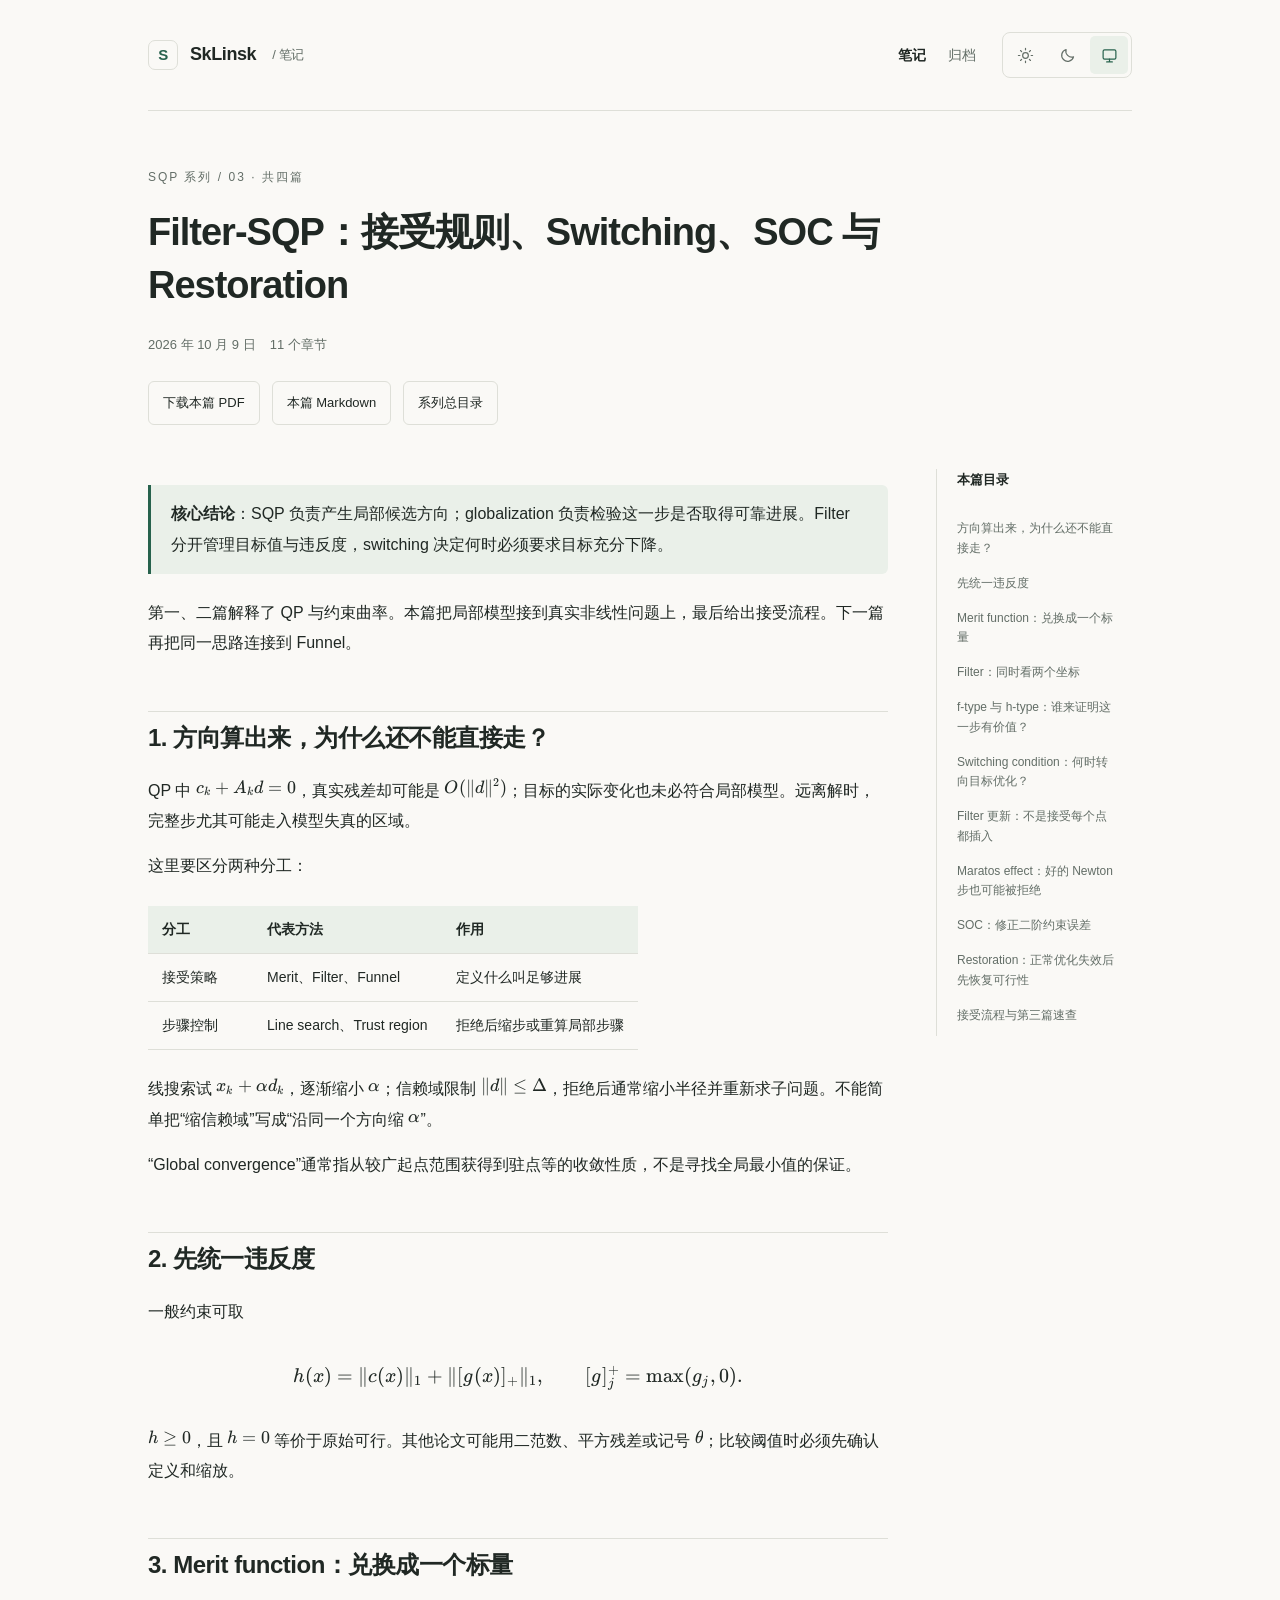
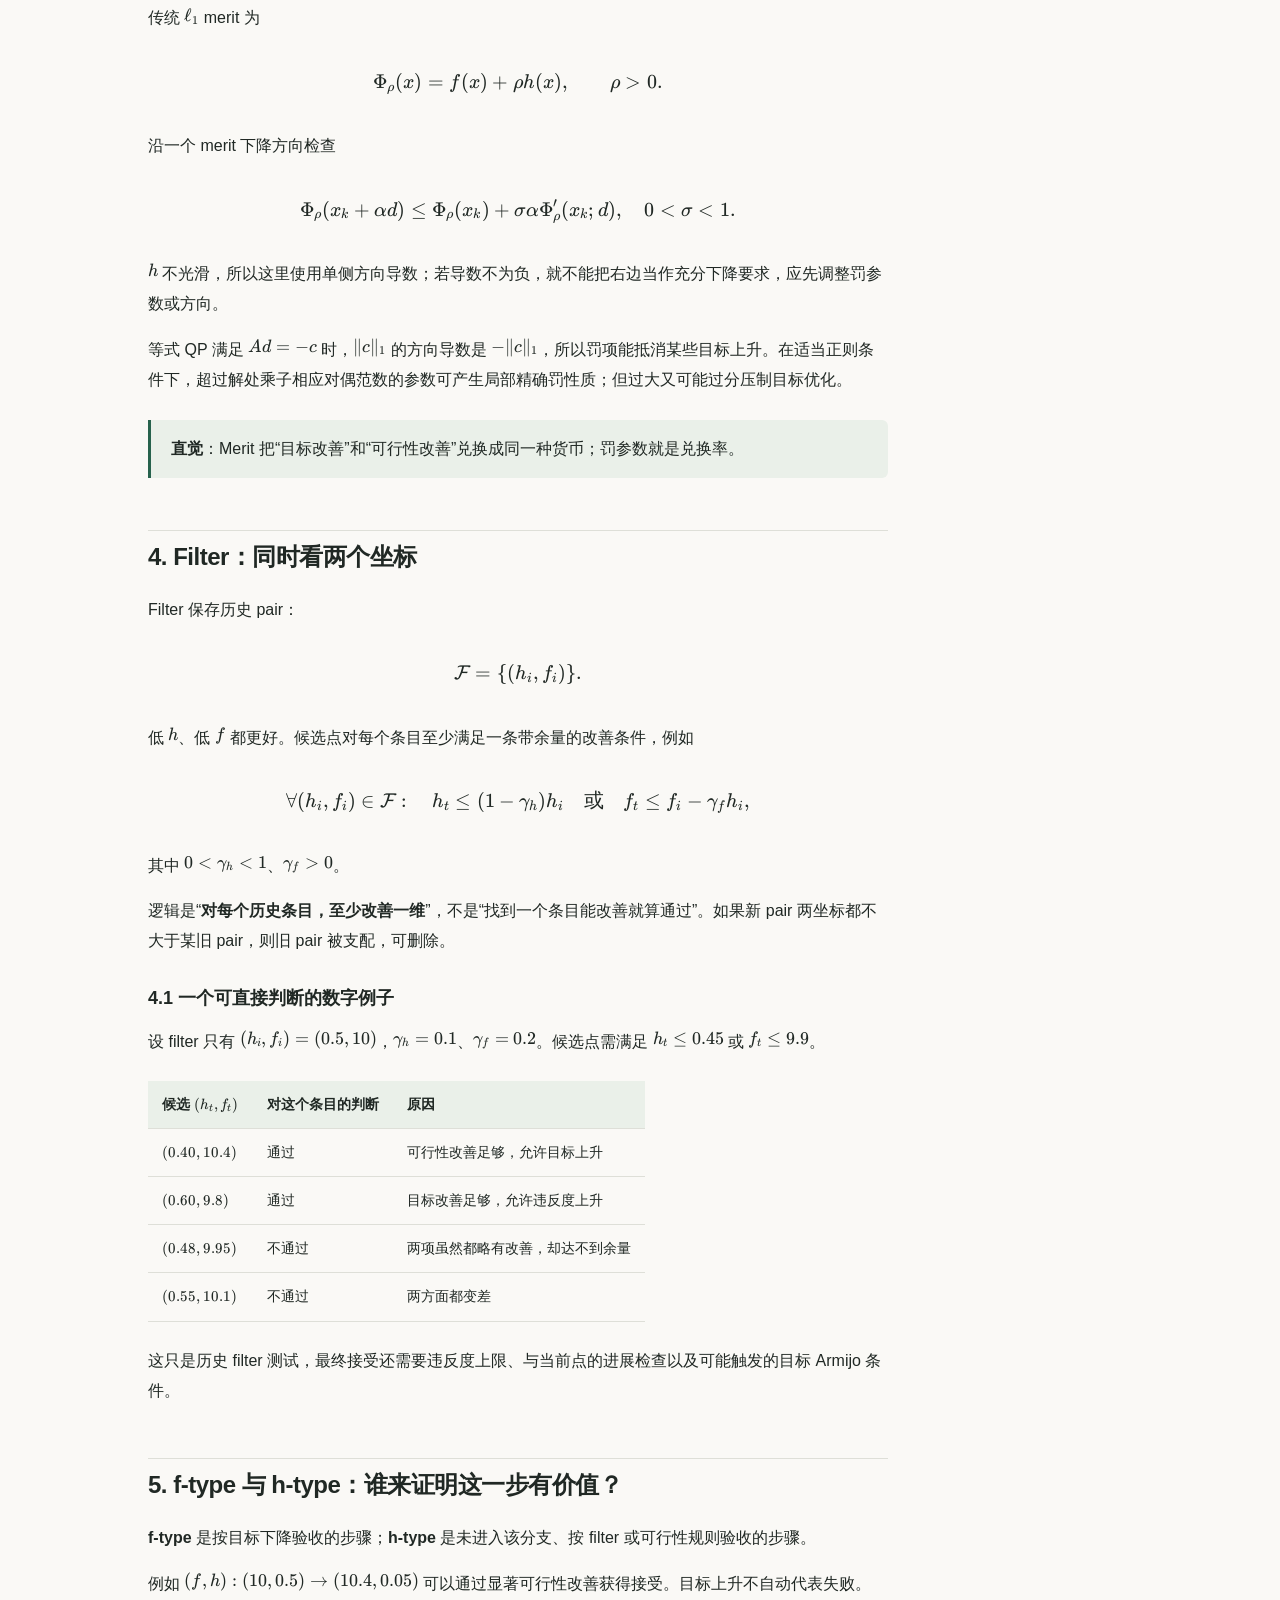
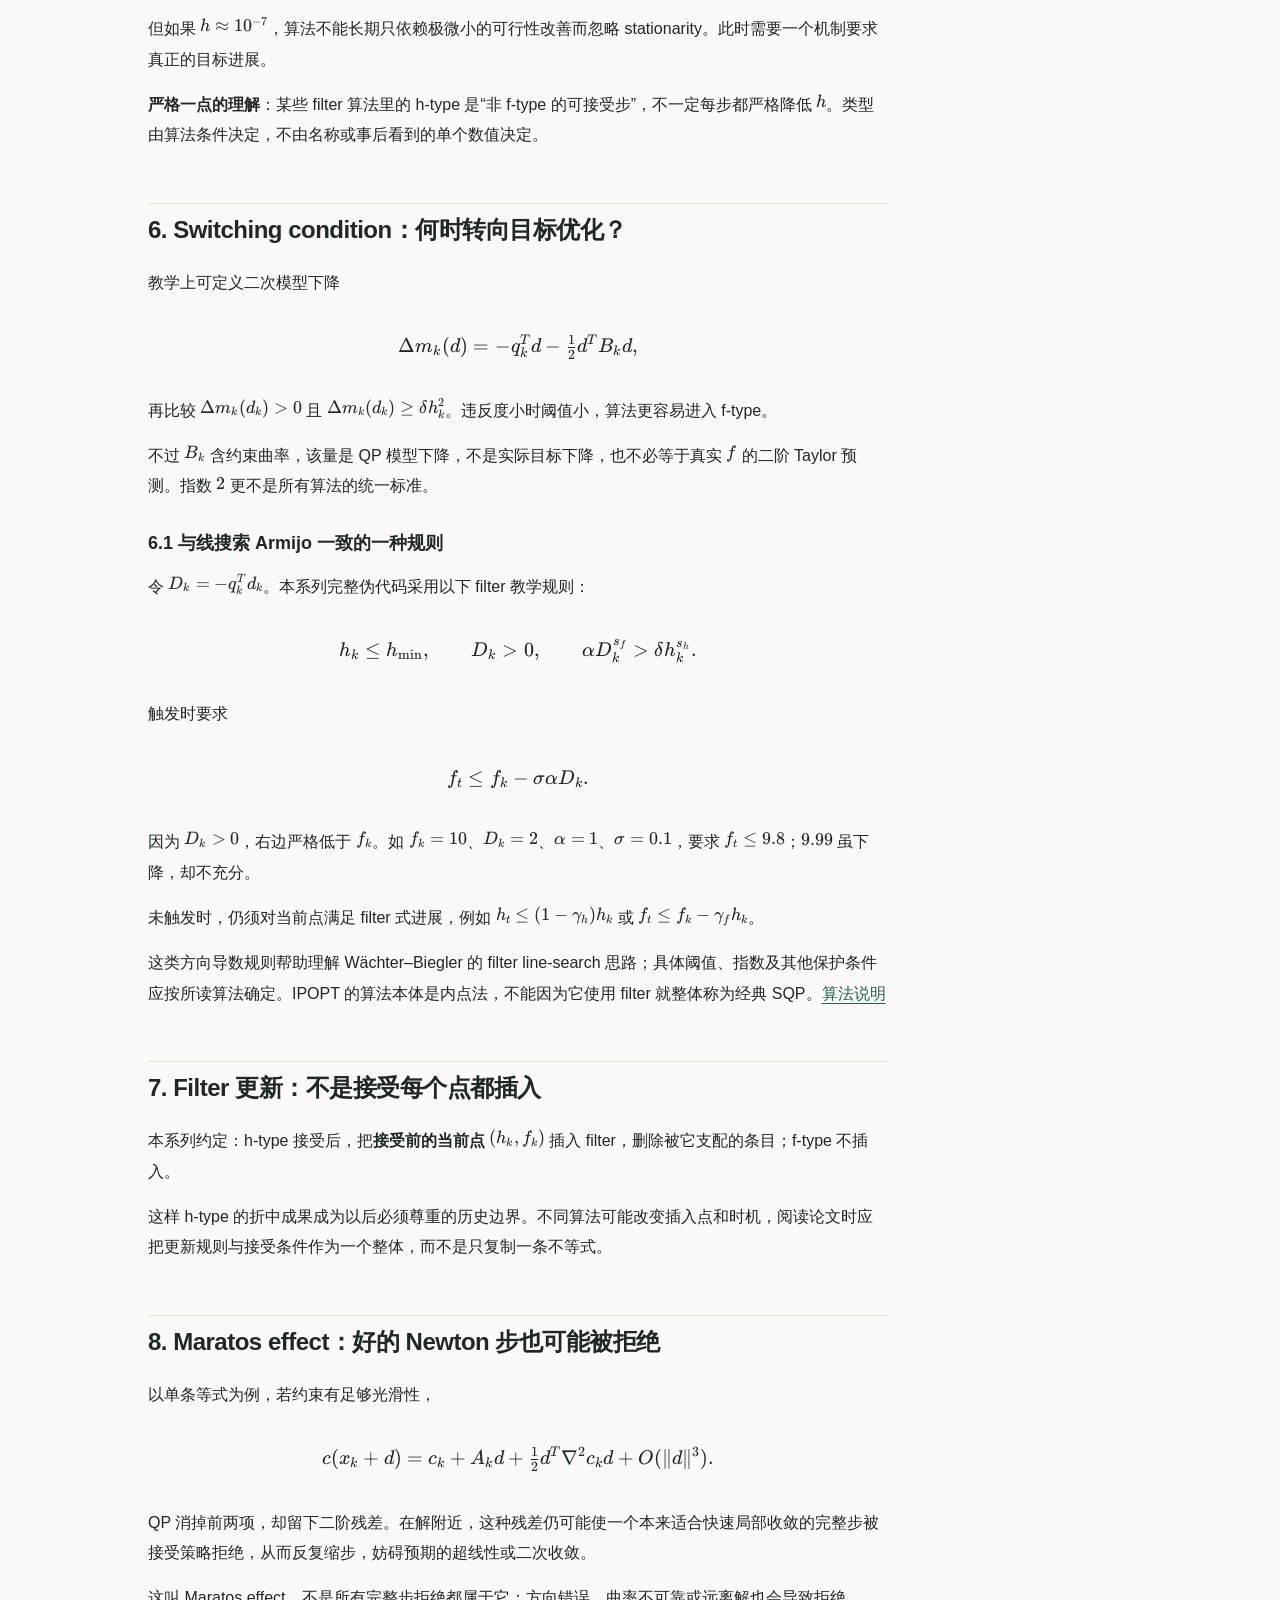
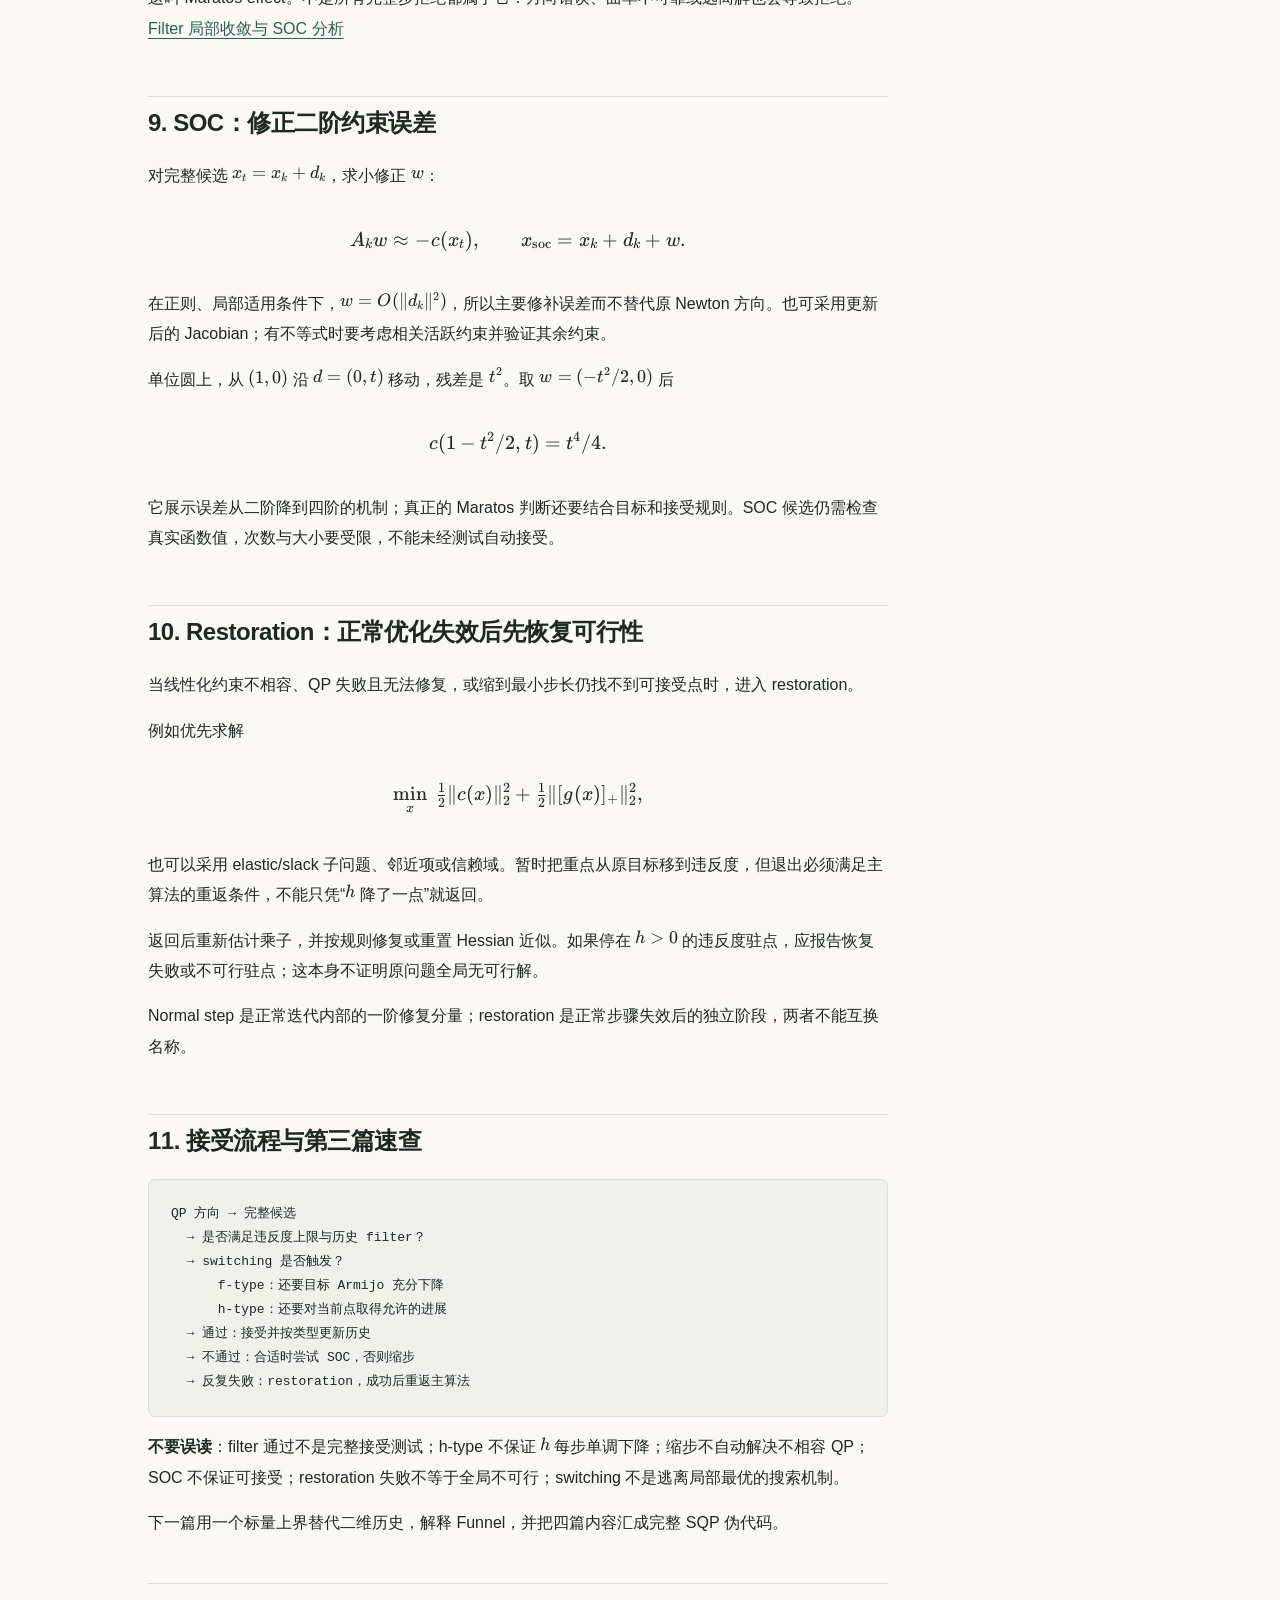
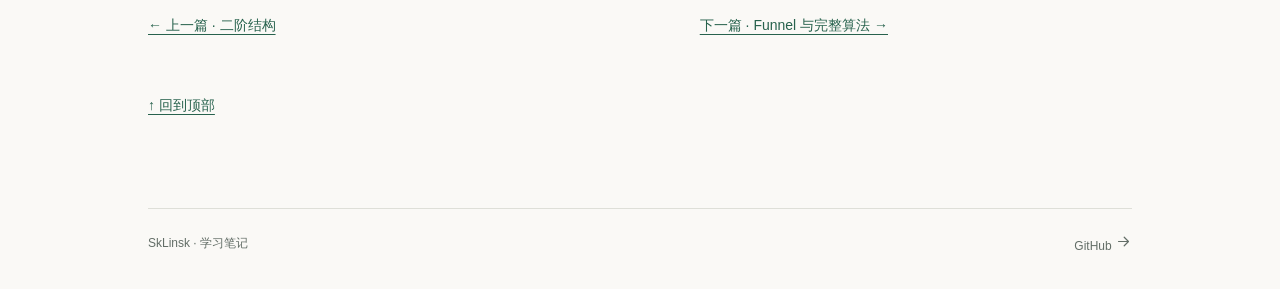
<file: notes/sqp/filter/index.html>
<!doctype html><html lang="zh-CN"><head><meta charset="utf-8"><meta name="viewport" content="width=device-width,initial-scale=1"><meta name="description" content="SkLinsk 的学习笔记：约束优化、数学与算法。"><meta name="color-scheme" content="light dark"><title>Filter 与全局化 · SkLinsk 笔记</title><script src="/assets/theme.js"></script><link rel="stylesheet" href="/assets/site.css?v=20261009-series"><link rel="preload" href="/notes/sqp/assets/katex/fonts/KaTeX_Main-Regular.woff2" as="font" type="font/woff2" crossorigin><link rel="preload" href="/notes/sqp/assets/katex/fonts/KaTeX_Math-Italic.woff2" as="font" type="font/woff2" crossorigin><link rel="stylesheet" href="/notes/sqp/assets/katex/katex.min.css?v=20261009-series"></head><body id="top"><a class="skip" href="#main">跳到正文</a><div class="shell"><header class="site-header"><a class="brand" href="/"><span class="brand-mark">S</span>SkLinsk <small> / 笔记</small></a><div class="header-actions"><nav class="nav-links" aria-label="主导航"><a href="/" aria-current="page">笔记</a><a href="/archives/" >归档</a></nav><div class="theme-switch" role="group" aria-label="外观模式"><button type="button" data-mode="light" aria-label="白色模式" title="白色模式" aria-pressed="false"><svg aria-hidden="true" viewBox="0 0 24 24"><circle cx="12" cy="12" r="4"/><path d="M12 2v2m0 16v2M2 12h2m16 0h2M5 5l1.5 1.5m11 11L19 19M5 19l1.5-1.5m11-11L19 5"/></svg></button><button type="button" data-mode="dark" aria-label="黑色模式" title="黑色模式" aria-pressed="false"><svg aria-hidden="true" viewBox="0 0 24 24"><path d="M20.5 14A8.5 8.5 0 0 1 10 3.5 8.5 8.5 0 1 0 20.5 14Z"/></svg></button><button type="button" data-mode="system" aria-label="跟随系统" title="跟随系统" aria-pressed="false"><svg aria-hidden="true" viewBox="0 0 24 24"><rect x="3" y="4" width="18" height="13" rx="2"/><path d="M8 21h8m-4-4v4"/></svg></button></div></div></header><main id="main"><header class="article-head"><p class="eyebrow"><a href="../">SQP 系列</a> / 03 · 共四篇</p><h1>Filter-SQP：接受规则、Switching、SOC 与 Restoration</h1><div class="meta"><time datetime="2026-10-09">2026 年 10 月 9 日</time><span>11 个章节</span></div><div class="article-actions"><a href="note.pdf">下载本篇 PDF</a><a href="note.md" download>本篇 Markdown</a><a href="../">系列总目录</a></div></header><div class="article-layout"><article class="prose">
<blockquote>
<p><strong>核心结论</strong>：SQP 负责产生局部候选方向；globalization 负责检验这一步是否取得可靠进展。Filter 分开管理目标值与违反度，switching 决定何时必须要求目标充分下降。</p>
</blockquote>
<p>第一、二篇解释了 QP 与约束曲率。本篇把局部模型接到真实非线性问题上，最后给出接受流程。下一篇再把同一思路连接到 Funnel。</p>
<h2 id="section-1">1. 方向算出来，为什么还不能直接走？</h2>
<p>QP 中 <span class="katex"><span class="katex-mathml"><math xmlns="http://www.w3.org/1998/Math/MathML"><semantics><mrow><msub><mi>c</mi><mi>k</mi></msub><mo>+</mo><msub><mi>A</mi><mi>k</mi></msub><mi>d</mi><mo>=</mo><mn>0</mn></mrow><annotation encoding="application/x-tex">c_k+A_kd=0</annotation></semantics></math></span><span class="katex-html" aria-hidden="true"><span class="base"><span class="strut" style="height:0.7333em;vertical-align:-0.15em;"></span><span class="mord"><span class="mord mathnormal">c</span><span class="msupsub"><span class="vlist-t vlist-t2"><span class="vlist-r"><span class="vlist" style="height:0.3361em;"><span style="top:-2.55em;margin-left:0em;margin-right:0.05em;"><span class="pstrut" style="height:2.7em;"></span><span class="sizing reset-size6 size3 mtight"><span class="mord mathnormal mtight" style="margin-right:0.03148em;">k</span></span></span></span><span class="vlist-s">​</span></span><span class="vlist-r"><span class="vlist" style="height:0.15em;"><span></span></span></span></span></span></span><span class="mspace" style="margin-right:0.2222em;"></span><span class="mbin">+</span><span class="mspace" style="margin-right:0.2222em;"></span></span><span class="base"><span class="strut" style="height:0.8444em;vertical-align:-0.15em;"></span><span class="mord"><span class="mord mathnormal">A</span><span class="msupsub"><span class="vlist-t vlist-t2"><span class="vlist-r"><span class="vlist" style="height:0.3361em;"><span style="top:-2.55em;margin-left:0em;margin-right:0.05em;"><span class="pstrut" style="height:2.7em;"></span><span class="sizing reset-size6 size3 mtight"><span class="mord mathnormal mtight" style="margin-right:0.03148em;">k</span></span></span></span><span class="vlist-s">​</span></span><span class="vlist-r"><span class="vlist" style="height:0.15em;"><span></span></span></span></span></span></span><span class="mord mathnormal">d</span><span class="mspace" style="margin-right:0.2778em;"></span><span class="mrel">=</span><span class="mspace" style="margin-right:0.2778em;"></span></span><span class="base"><span class="strut" style="height:0.6444em;"></span><span class="mord">0</span></span></span></span>，真实残差却可能是 <span class="katex"><span class="katex-mathml"><math xmlns="http://www.w3.org/1998/Math/MathML"><semantics><mrow><mi>O</mi><mo stretchy="false">(</mo><mi mathvariant="normal">∥</mi><mi>d</mi><msup><mi mathvariant="normal">∥</mi><mn>2</mn></msup><mo stretchy="false">)</mo></mrow><annotation encoding="application/x-tex">O(\|d\|^2)</annotation></semantics></math></span><span class="katex-html" aria-hidden="true"><span class="base"><span class="strut" style="height:1.0641em;vertical-align:-0.25em;"></span><span class="mord mathnormal" style="margin-right:0.02778em;">O</span><span class="mopen">(</span><span class="mord">∥</span><span class="mord mathnormal">d</span><span class="mord"><span class="mord">∥</span><span class="msupsub"><span class="vlist-t"><span class="vlist-r"><span class="vlist" style="height:0.8141em;"><span style="top:-3.063em;margin-right:0.05em;"><span class="pstrut" style="height:2.7em;"></span><span class="sizing reset-size6 size3 mtight"><span class="mord mtight">2</span></span></span></span></span></span></span></span><span class="mclose">)</span></span></span></span>；目标的实际变化也未必符合局部模型。远离解时，完整步尤其可能走入模型失真的区域。</p>
<p>这里要区分两种分工：</p>
<table>
<thead>
<tr>
<th>分工</th>
<th>代表方法</th>
<th>作用</th>
</tr>
</thead>
<tbody><tr>
<td>接受策略</td>
<td>Merit、Filter、Funnel</td>
<td>定义什么叫足够进展</td>
</tr>
<tr>
<td>步骤控制</td>
<td>Line search、Trust region</td>
<td>拒绝后缩步或重算局部步骤</td>
</tr>
</tbody></table>
<p>线搜索试 <span class="katex"><span class="katex-mathml"><math xmlns="http://www.w3.org/1998/Math/MathML"><semantics><mrow><msub><mi>x</mi><mi>k</mi></msub><mo>+</mo><mi>α</mi><msub><mi>d</mi><mi>k</mi></msub></mrow><annotation encoding="application/x-tex">x_k+\alpha d_k</annotation></semantics></math></span><span class="katex-html" aria-hidden="true"><span class="base"><span class="strut" style="height:0.7333em;vertical-align:-0.15em;"></span><span class="mord"><span class="mord mathnormal">x</span><span class="msupsub"><span class="vlist-t vlist-t2"><span class="vlist-r"><span class="vlist" style="height:0.3361em;"><span style="top:-2.55em;margin-left:0em;margin-right:0.05em;"><span class="pstrut" style="height:2.7em;"></span><span class="sizing reset-size6 size3 mtight"><span class="mord mathnormal mtight" style="margin-right:0.03148em;">k</span></span></span></span><span class="vlist-s">​</span></span><span class="vlist-r"><span class="vlist" style="height:0.15em;"><span></span></span></span></span></span></span><span class="mspace" style="margin-right:0.2222em;"></span><span class="mbin">+</span><span class="mspace" style="margin-right:0.2222em;"></span></span><span class="base"><span class="strut" style="height:0.8444em;vertical-align:-0.15em;"></span><span class="mord mathnormal" style="margin-right:0.0037em;">α</span><span class="mord"><span class="mord mathnormal">d</span><span class="msupsub"><span class="vlist-t vlist-t2"><span class="vlist-r"><span class="vlist" style="height:0.3361em;"><span style="top:-2.55em;margin-left:0em;margin-right:0.05em;"><span class="pstrut" style="height:2.7em;"></span><span class="sizing reset-size6 size3 mtight"><span class="mord mathnormal mtight" style="margin-right:0.03148em;">k</span></span></span></span><span class="vlist-s">​</span></span><span class="vlist-r"><span class="vlist" style="height:0.15em;"><span></span></span></span></span></span></span></span></span></span>，逐渐缩小 <span class="katex"><span class="katex-mathml"><math xmlns="http://www.w3.org/1998/Math/MathML"><semantics><mrow><mi>α</mi></mrow><annotation encoding="application/x-tex">\alpha</annotation></semantics></math></span><span class="katex-html" aria-hidden="true"><span class="base"><span class="strut" style="height:0.4306em;"></span><span class="mord mathnormal" style="margin-right:0.0037em;">α</span></span></span></span>；信赖域限制 <span class="katex"><span class="katex-mathml"><math xmlns="http://www.w3.org/1998/Math/MathML"><semantics><mrow><mi mathvariant="normal">∥</mi><mi>d</mi><mi mathvariant="normal">∥</mi><mo>≤</mo><mi mathvariant="normal">Δ</mi></mrow><annotation encoding="application/x-tex">\|d\|\le\Delta</annotation></semantics></math></span><span class="katex-html" aria-hidden="true"><span class="base"><span class="strut" style="height:1em;vertical-align:-0.25em;"></span><span class="mord">∥</span><span class="mord mathnormal">d</span><span class="mord">∥</span><span class="mspace" style="margin-right:0.2778em;"></span><span class="mrel">≤</span><span class="mspace" style="margin-right:0.2778em;"></span></span><span class="base"><span class="strut" style="height:0.6833em;"></span><span class="mord">Δ</span></span></span></span>，拒绝后通常缩小半径并重新求子问题。不能简单把“缩信赖域”写成“沿同一个方向缩 <span class="katex"><span class="katex-mathml"><math xmlns="http://www.w3.org/1998/Math/MathML"><semantics><mrow><mi>α</mi></mrow><annotation encoding="application/x-tex">\alpha</annotation></semantics></math></span><span class="katex-html" aria-hidden="true"><span class="base"><span class="strut" style="height:0.4306em;"></span><span class="mord mathnormal" style="margin-right:0.0037em;">α</span></span></span></span>”。</p>
<p>“Global convergence”通常指从较广起点范围获得到驻点等的收敛性质，不是寻找全局最小值的保证。</p>
<h2 id="section-2">2. 先统一违反度</h2>
<p>一般约束可取</p>
<div class="equation"><span class="katex-display"><span class="katex"><span class="katex-mathml"><math xmlns="http://www.w3.org/1998/Math/MathML" display="block"><semantics><mrow><mi>h</mi><mo stretchy="false">(</mo><mi>x</mi><mo stretchy="false">)</mo><mo>=</mo><mi mathvariant="normal">∥</mi><mi>c</mi><mo stretchy="false">(</mo><mi>x</mi><mo stretchy="false">)</mo><msub><mi mathvariant="normal">∥</mi><mn>1</mn></msub><mo>+</mo><mi mathvariant="normal">∥</mi><mo stretchy="false">[</mo><mi>g</mi><mo stretchy="false">(</mo><mi>x</mi><mo stretchy="false">)</mo><msub><mo stretchy="false">]</mo><mo>+</mo></msub><msub><mi mathvariant="normal">∥</mi><mn>1</mn></msub><mo separator="true">,</mo><mspace width="2em"/><mo stretchy="false">[</mo><mi>g</mi><msubsup><mo stretchy="false">]</mo><mi>j</mi><mo>+</mo></msubsup><mo>=</mo><mi>max</mi><mo>⁡</mo><mo stretchy="false">(</mo><msub><mi>g</mi><mi>j</mi></msub><mo separator="true">,</mo><mn>0</mn><mo stretchy="false">)</mo><mi mathvariant="normal">.</mi></mrow><annotation encoding="application/x-tex">h(x)=\|c(x)\|_1+\|[g(x)]_+\|_1,\qquad [g]_j^+=\max(g_j,0).</annotation></semantics></math></span><span class="katex-html" aria-hidden="true"><span class="base"><span class="strut" style="height:1em;vertical-align:-0.25em;"></span><span class="mord mathnormal">h</span><span class="mopen">(</span><span class="mord mathnormal">x</span><span class="mclose">)</span><span class="mspace" style="margin-right:0.2778em;"></span><span class="mrel">=</span><span class="mspace" style="margin-right:0.2778em;"></span></span><span class="base"><span class="strut" style="height:1em;vertical-align:-0.25em;"></span><span class="mord">∥</span><span class="mord mathnormal">c</span><span class="mopen">(</span><span class="mord mathnormal">x</span><span class="mclose">)</span><span class="mord"><span class="mord">∥</span><span class="msupsub"><span class="vlist-t vlist-t2"><span class="vlist-r"><span class="vlist" style="height:0.3011em;"><span style="top:-2.55em;margin-left:0em;margin-right:0.05em;"><span class="pstrut" style="height:2.7em;"></span><span class="sizing reset-size6 size3 mtight"><span class="mord mtight">1</span></span></span></span><span class="vlist-s">​</span></span><span class="vlist-r"><span class="vlist" style="height:0.15em;"><span></span></span></span></span></span></span><span class="mspace" style="margin-right:0.2222em;"></span><span class="mbin">+</span><span class="mspace" style="margin-right:0.2222em;"></span></span><span class="base"><span class="strut" style="height:1.2244em;vertical-align:-0.4031em;"></span><span class="mord">∥</span><span class="mopen">[</span><span class="mord mathnormal" style="margin-right:0.03588em;">g</span><span class="mopen">(</span><span class="mord mathnormal">x</span><span class="mclose">)</span><span class="mclose"><span class="mclose">]</span><span class="msupsub"><span class="vlist-t vlist-t2"><span class="vlist-r"><span class="vlist" style="height:0.2583em;"><span style="top:-2.55em;margin-left:0em;margin-right:0.05em;"><span class="pstrut" style="height:2.7em;"></span><span class="sizing reset-size6 size3 mtight"><span class="mbin mtight">+</span></span></span></span><span class="vlist-s">​</span></span><span class="vlist-r"><span class="vlist" style="height:0.2083em;"><span></span></span></span></span></span></span><span class="mord"><span class="mord">∥</span><span class="msupsub"><span class="vlist-t vlist-t2"><span class="vlist-r"><span class="vlist" style="height:0.3011em;"><span style="top:-2.55em;margin-left:0em;margin-right:0.05em;"><span class="pstrut" style="height:2.7em;"></span><span class="sizing reset-size6 size3 mtight"><span class="mord mtight">1</span></span></span></span><span class="vlist-s">​</span></span><span class="vlist-r"><span class="vlist" style="height:0.15em;"><span></span></span></span></span></span></span><span class="mpunct">,</span><span class="mspace" style="margin-right:2em;"></span><span class="mspace" style="margin-right:0.1667em;"></span><span class="mopen">[</span><span class="mord mathnormal" style="margin-right:0.03588em;">g</span><span class="mclose"><span class="mclose">]</span><span class="msupsub"><span class="vlist-t vlist-t2"><span class="vlist-r"><span class="vlist" style="height:0.8213em;"><span style="top:-2.433em;margin-left:0em;margin-right:0.05em;"><span class="pstrut" style="height:2.7em;"></span><span class="sizing reset-size6 size3 mtight"><span class="mord mathnormal mtight" style="margin-right:0.05724em;">j</span></span></span><span style="top:-3.113em;margin-right:0.05em;"><span class="pstrut" style="height:2.7em;"></span><span class="sizing reset-size6 size3 mtight"><span class="mbin mtight">+</span></span></span></span><span class="vlist-s">​</span></span><span class="vlist-r"><span class="vlist" style="height:0.4031em;"><span></span></span></span></span></span></span><span class="mspace" style="margin-right:0.2778em;"></span><span class="mrel">=</span><span class="mspace" style="margin-right:0.2778em;"></span></span><span class="base"><span class="strut" style="height:1.0361em;vertical-align:-0.2861em;"></span><span class="mop">max</span><span class="mopen">(</span><span class="mord"><span class="mord mathnormal" style="margin-right:0.03588em;">g</span><span class="msupsub"><span class="vlist-t vlist-t2"><span class="vlist-r"><span class="vlist" style="height:0.3117em;"><span style="top:-2.55em;margin-left:-0.0359em;margin-right:0.05em;"><span class="pstrut" style="height:2.7em;"></span><span class="sizing reset-size6 size3 mtight"><span class="mord mathnormal mtight" style="margin-right:0.05724em;">j</span></span></span></span><span class="vlist-s">​</span></span><span class="vlist-r"><span class="vlist" style="height:0.2861em;"><span></span></span></span></span></span></span><span class="mpunct">,</span><span class="mspace" style="margin-right:0.1667em;"></span><span class="mord">0</span><span class="mclose">)</span><span class="mord">.</span></span></span></span></span></div>
<p><span class="katex"><span class="katex-mathml"><math xmlns="http://www.w3.org/1998/Math/MathML"><semantics><mrow><mi>h</mi><mo>≥</mo><mn>0</mn></mrow><annotation encoding="application/x-tex">h\ge0</annotation></semantics></math></span><span class="katex-html" aria-hidden="true"><span class="base"><span class="strut" style="height:0.8304em;vertical-align:-0.136em;"></span><span class="mord mathnormal">h</span><span class="mspace" style="margin-right:0.2778em;"></span><span class="mrel">≥</span><span class="mspace" style="margin-right:0.2778em;"></span></span><span class="base"><span class="strut" style="height:0.6444em;"></span><span class="mord">0</span></span></span></span>，且 <span class="katex"><span class="katex-mathml"><math xmlns="http://www.w3.org/1998/Math/MathML"><semantics><mrow><mi>h</mi><mo>=</mo><mn>0</mn></mrow><annotation encoding="application/x-tex">h=0</annotation></semantics></math></span><span class="katex-html" aria-hidden="true"><span class="base"><span class="strut" style="height:0.6944em;"></span><span class="mord mathnormal">h</span><span class="mspace" style="margin-right:0.2778em;"></span><span class="mrel">=</span><span class="mspace" style="margin-right:0.2778em;"></span></span><span class="base"><span class="strut" style="height:0.6444em;"></span><span class="mord">0</span></span></span></span> 等价于原始可行。其他论文可能用二范数、平方残差或记号 <span class="katex"><span class="katex-mathml"><math xmlns="http://www.w3.org/1998/Math/MathML"><semantics><mrow><mi>θ</mi></mrow><annotation encoding="application/x-tex">\theta</annotation></semantics></math></span><span class="katex-html" aria-hidden="true"><span class="base"><span class="strut" style="height:0.6944em;"></span><span class="mord mathnormal" style="margin-right:0.02778em;">θ</span></span></span></span>；比较阈值时必须先确认定义和缩放。</p>
<h2 id="section-3">3. Merit function：兑换成一个标量</h2>
<p>传统 <span class="katex"><span class="katex-mathml"><math xmlns="http://www.w3.org/1998/Math/MathML"><semantics><mrow><msub><mi mathvariant="normal">ℓ</mi><mn>1</mn></msub></mrow><annotation encoding="application/x-tex">\ell_1</annotation></semantics></math></span><span class="katex-html" aria-hidden="true"><span class="base"><span class="strut" style="height:0.8444em;vertical-align:-0.15em;"></span><span class="mord"><span class="mord">ℓ</span><span class="msupsub"><span class="vlist-t vlist-t2"><span class="vlist-r"><span class="vlist" style="height:0.3011em;"><span style="top:-2.55em;margin-left:0em;margin-right:0.05em;"><span class="pstrut" style="height:2.7em;"></span><span class="sizing reset-size6 size3 mtight"><span class="mord mtight">1</span></span></span></span><span class="vlist-s">​</span></span><span class="vlist-r"><span class="vlist" style="height:0.15em;"><span></span></span></span></span></span></span></span></span></span> merit 为</p>
<div class="equation"><span class="katex-display"><span class="katex"><span class="katex-mathml"><math xmlns="http://www.w3.org/1998/Math/MathML" display="block"><semantics><mrow><msub><mi mathvariant="normal">Φ</mi><mi>ρ</mi></msub><mo stretchy="false">(</mo><mi>x</mi><mo stretchy="false">)</mo><mo>=</mo><mi>f</mi><mo stretchy="false">(</mo><mi>x</mi><mo stretchy="false">)</mo><mo>+</mo><mi>ρ</mi><mi>h</mi><mo stretchy="false">(</mo><mi>x</mi><mo stretchy="false">)</mo><mo separator="true">,</mo><mspace width="2em"/><mi>ρ</mi><mo>&gt;</mo><mn>0.</mn></mrow><annotation encoding="application/x-tex">\Phi_\rho(x)=f(x)+\rho h(x),\qquad \rho&gt;0.</annotation></semantics></math></span><span class="katex-html" aria-hidden="true"><span class="base"><span class="strut" style="height:1.0361em;vertical-align:-0.2861em;"></span><span class="mord"><span class="mord">Φ</span><span class="msupsub"><span class="vlist-t vlist-t2"><span class="vlist-r"><span class="vlist" style="height:0.1514em;"><span style="top:-2.55em;margin-left:0em;margin-right:0.05em;"><span class="pstrut" style="height:2.7em;"></span><span class="sizing reset-size6 size3 mtight"><span class="mord mathnormal mtight">ρ</span></span></span></span><span class="vlist-s">​</span></span><span class="vlist-r"><span class="vlist" style="height:0.2861em;"><span></span></span></span></span></span></span><span class="mopen">(</span><span class="mord mathnormal">x</span><span class="mclose">)</span><span class="mspace" style="margin-right:0.2778em;"></span><span class="mrel">=</span><span class="mspace" style="margin-right:0.2778em;"></span></span><span class="base"><span class="strut" style="height:1em;vertical-align:-0.25em;"></span><span class="mord mathnormal" style="margin-right:0.10764em;">f</span><span class="mopen">(</span><span class="mord mathnormal">x</span><span class="mclose">)</span><span class="mspace" style="margin-right:0.2222em;"></span><span class="mbin">+</span><span class="mspace" style="margin-right:0.2222em;"></span></span><span class="base"><span class="strut" style="height:1em;vertical-align:-0.25em;"></span><span class="mord mathnormal">ρ</span><span class="mord mathnormal">h</span><span class="mopen">(</span><span class="mord mathnormal">x</span><span class="mclose">)</span><span class="mpunct">,</span><span class="mspace" style="margin-right:2em;"></span><span class="mspace" style="margin-right:0.1667em;"></span><span class="mord mathnormal">ρ</span><span class="mspace" style="margin-right:0.2778em;"></span><span class="mrel">&gt;</span><span class="mspace" style="margin-right:0.2778em;"></span></span><span class="base"><span class="strut" style="height:0.6444em;"></span><span class="mord">0.</span></span></span></span></span></div>
<p>沿一个 merit 下降方向检查</p>
<div class="equation"><span class="katex-display"><span class="katex"><span class="katex-mathml"><math xmlns="http://www.w3.org/1998/Math/MathML" display="block"><semantics><mrow><msub><mi mathvariant="normal">Φ</mi><mi>ρ</mi></msub><mo stretchy="false">(</mo><msub><mi>x</mi><mi>k</mi></msub><mo>+</mo><mi>α</mi><mi>d</mi><mo stretchy="false">)</mo><mo>≤</mo><msub><mi mathvariant="normal">Φ</mi><mi>ρ</mi></msub><mo stretchy="false">(</mo><msub><mi>x</mi><mi>k</mi></msub><mo stretchy="false">)</mo><mo>+</mo><mi>σ</mi><mi>α</mi><msubsup><mi mathvariant="normal">Φ</mi><mi>ρ</mi><mo mathvariant="normal" lspace="0em" rspace="0em">′</mo></msubsup><mo stretchy="false">(</mo><msub><mi>x</mi><mi>k</mi></msub><mo separator="true">;</mo><mi>d</mi><mo stretchy="false">)</mo><mo separator="true">,</mo><mspace width="1em"/><mn>0</mn><mo>&lt;</mo><mi>σ</mi><mo>&lt;</mo><mn>1.</mn></mrow><annotation encoding="application/x-tex">\Phi_\rho(x_k+\alpha d)\le\Phi_\rho(x_k)+\sigma\alpha\Phi_\rho&#x27;(x_k;d),\quad 0&lt;\sigma&lt;1.</annotation></semantics></math></span><span class="katex-html" aria-hidden="true"><span class="base"><span class="strut" style="height:1.0361em;vertical-align:-0.2861em;"></span><span class="mord"><span class="mord">Φ</span><span class="msupsub"><span class="vlist-t vlist-t2"><span class="vlist-r"><span class="vlist" style="height:0.1514em;"><span style="top:-2.55em;margin-left:0em;margin-right:0.05em;"><span class="pstrut" style="height:2.7em;"></span><span class="sizing reset-size6 size3 mtight"><span class="mord mathnormal mtight">ρ</span></span></span></span><span class="vlist-s">​</span></span><span class="vlist-r"><span class="vlist" style="height:0.2861em;"><span></span></span></span></span></span></span><span class="mopen">(</span><span class="mord"><span class="mord mathnormal">x</span><span class="msupsub"><span class="vlist-t vlist-t2"><span class="vlist-r"><span class="vlist" style="height:0.3361em;"><span style="top:-2.55em;margin-left:0em;margin-right:0.05em;"><span class="pstrut" style="height:2.7em;"></span><span class="sizing reset-size6 size3 mtight"><span class="mord mathnormal mtight" style="margin-right:0.03148em;">k</span></span></span></span><span class="vlist-s">​</span></span><span class="vlist-r"><span class="vlist" style="height:0.15em;"><span></span></span></span></span></span></span><span class="mspace" style="margin-right:0.2222em;"></span><span class="mbin">+</span><span class="mspace" style="margin-right:0.2222em;"></span></span><span class="base"><span class="strut" style="height:1em;vertical-align:-0.25em;"></span><span class="mord mathnormal" style="margin-right:0.0037em;">α</span><span class="mord mathnormal">d</span><span class="mclose">)</span><span class="mspace" style="margin-right:0.2778em;"></span><span class="mrel">≤</span><span class="mspace" style="margin-right:0.2778em;"></span></span><span class="base"><span class="strut" style="height:1.0361em;vertical-align:-0.2861em;"></span><span class="mord"><span class="mord">Φ</span><span class="msupsub"><span class="vlist-t vlist-t2"><span class="vlist-r"><span class="vlist" style="height:0.1514em;"><span style="top:-2.55em;margin-left:0em;margin-right:0.05em;"><span class="pstrut" style="height:2.7em;"></span><span class="sizing reset-size6 size3 mtight"><span class="mord mathnormal mtight">ρ</span></span></span></span><span class="vlist-s">​</span></span><span class="vlist-r"><span class="vlist" style="height:0.2861em;"><span></span></span></span></span></span></span><span class="mopen">(</span><span class="mord"><span class="mord mathnormal">x</span><span class="msupsub"><span class="vlist-t vlist-t2"><span class="vlist-r"><span class="vlist" style="height:0.3361em;"><span style="top:-2.55em;margin-left:0em;margin-right:0.05em;"><span class="pstrut" style="height:2.7em;"></span><span class="sizing reset-size6 size3 mtight"><span class="mord mathnormal mtight" style="margin-right:0.03148em;">k</span></span></span></span><span class="vlist-s">​</span></span><span class="vlist-r"><span class="vlist" style="height:0.15em;"><span></span></span></span></span></span></span><span class="mclose">)</span><span class="mspace" style="margin-right:0.2222em;"></span><span class="mbin">+</span><span class="mspace" style="margin-right:0.2222em;"></span></span><span class="base"><span class="strut" style="height:1.185em;vertical-align:-0.3831em;"></span><span class="mord mathnormal" style="margin-right:0.03588em;">σ</span><span class="mord mathnormal" style="margin-right:0.0037em;">α</span><span class="mord"><span class="mord">Φ</span><span class="msupsub"><span class="vlist-t vlist-t2"><span class="vlist-r"><span class="vlist" style="height:0.8019em;"><span style="top:-2.453em;margin-left:0em;margin-right:0.05em;"><span class="pstrut" style="height:2.7em;"></span><span class="sizing reset-size6 size3 mtight"><span class="mord mathnormal mtight">ρ</span></span></span><span style="top:-3.113em;margin-right:0.05em;"><span class="pstrut" style="height:2.7em;"></span><span class="sizing reset-size6 size3 mtight"><span class="mord mtight"><span class="mord mtight">′</span></span></span></span></span><span class="vlist-s">​</span></span><span class="vlist-r"><span class="vlist" style="height:0.3831em;"><span></span></span></span></span></span></span><span class="mopen">(</span><span class="mord"><span class="mord mathnormal">x</span><span class="msupsub"><span class="vlist-t vlist-t2"><span class="vlist-r"><span class="vlist" style="height:0.3361em;"><span style="top:-2.55em;margin-left:0em;margin-right:0.05em;"><span class="pstrut" style="height:2.7em;"></span><span class="sizing reset-size6 size3 mtight"><span class="mord mathnormal mtight" style="margin-right:0.03148em;">k</span></span></span></span><span class="vlist-s">​</span></span><span class="vlist-r"><span class="vlist" style="height:0.15em;"><span></span></span></span></span></span></span><span class="mpunct">;</span><span class="mspace" style="margin-right:0.1667em;"></span><span class="mord mathnormal">d</span><span class="mclose">)</span><span class="mpunct">,</span><span class="mspace" style="margin-right:1em;"></span><span class="mspace" style="margin-right:0.1667em;"></span><span class="mord">0</span><span class="mspace" style="margin-right:0.2778em;"></span><span class="mrel">&lt;</span><span class="mspace" style="margin-right:0.2778em;"></span></span><span class="base"><span class="strut" style="height:0.5782em;vertical-align:-0.0391em;"></span><span class="mord mathnormal" style="margin-right:0.03588em;">σ</span><span class="mspace" style="margin-right:0.2778em;"></span><span class="mrel">&lt;</span><span class="mspace" style="margin-right:0.2778em;"></span></span><span class="base"><span class="strut" style="height:0.6444em;"></span><span class="mord">1.</span></span></span></span></span></div>
<p><span class="katex"><span class="katex-mathml"><math xmlns="http://www.w3.org/1998/Math/MathML"><semantics><mrow><mi>h</mi></mrow><annotation encoding="application/x-tex">h</annotation></semantics></math></span><span class="katex-html" aria-hidden="true"><span class="base"><span class="strut" style="height:0.6944em;"></span><span class="mord mathnormal">h</span></span></span></span> 不光滑，所以这里使用单侧方向导数；若导数不为负，就不能把右边当作充分下降要求，应先调整罚参数或方向。</p>
<p>等式 QP 满足 <span class="katex"><span class="katex-mathml"><math xmlns="http://www.w3.org/1998/Math/MathML"><semantics><mrow><mi>A</mi><mi>d</mi><mo>=</mo><mo>−</mo><mi>c</mi></mrow><annotation encoding="application/x-tex">Ad=-c</annotation></semantics></math></span><span class="katex-html" aria-hidden="true"><span class="base"><span class="strut" style="height:0.6944em;"></span><span class="mord mathnormal">A</span><span class="mord mathnormal">d</span><span class="mspace" style="margin-right:0.2778em;"></span><span class="mrel">=</span><span class="mspace" style="margin-right:0.2778em;"></span></span><span class="base"><span class="strut" style="height:0.6667em;vertical-align:-0.0833em;"></span><span class="mord">−</span><span class="mord mathnormal">c</span></span></span></span> 时，<span class="katex"><span class="katex-mathml"><math xmlns="http://www.w3.org/1998/Math/MathML"><semantics><mrow><mi mathvariant="normal">∥</mi><mi>c</mi><msub><mi mathvariant="normal">∥</mi><mn>1</mn></msub></mrow><annotation encoding="application/x-tex">\|c\|_1</annotation></semantics></math></span><span class="katex-html" aria-hidden="true"><span class="base"><span class="strut" style="height:1em;vertical-align:-0.25em;"></span><span class="mord">∥</span><span class="mord mathnormal">c</span><span class="mord"><span class="mord">∥</span><span class="msupsub"><span class="vlist-t vlist-t2"><span class="vlist-r"><span class="vlist" style="height:0.3011em;"><span style="top:-2.55em;margin-left:0em;margin-right:0.05em;"><span class="pstrut" style="height:2.7em;"></span><span class="sizing reset-size6 size3 mtight"><span class="mord mtight">1</span></span></span></span><span class="vlist-s">​</span></span><span class="vlist-r"><span class="vlist" style="height:0.15em;"><span></span></span></span></span></span></span></span></span></span> 的方向导数是 <span class="katex"><span class="katex-mathml"><math xmlns="http://www.w3.org/1998/Math/MathML"><semantics><mrow><mo>−</mo><mi mathvariant="normal">∥</mi><mi>c</mi><msub><mi mathvariant="normal">∥</mi><mn>1</mn></msub></mrow><annotation encoding="application/x-tex">-\|c\|_1</annotation></semantics></math></span><span class="katex-html" aria-hidden="true"><span class="base"><span class="strut" style="height:1em;vertical-align:-0.25em;"></span><span class="mord">−</span><span class="mord">∥</span><span class="mord mathnormal">c</span><span class="mord"><span class="mord">∥</span><span class="msupsub"><span class="vlist-t vlist-t2"><span class="vlist-r"><span class="vlist" style="height:0.3011em;"><span style="top:-2.55em;margin-left:0em;margin-right:0.05em;"><span class="pstrut" style="height:2.7em;"></span><span class="sizing reset-size6 size3 mtight"><span class="mord mtight">1</span></span></span></span><span class="vlist-s">​</span></span><span class="vlist-r"><span class="vlist" style="height:0.15em;"><span></span></span></span></span></span></span></span></span></span>，所以罚项能抵消某些目标上升。在适当正则条件下，超过解处乘子相应对偶范数的参数可产生局部精确罚性质；但过大又可能过分压制目标优化。</p>
<blockquote>
<p><strong>直觉</strong>：Merit 把“目标改善”和“可行性改善”兑换成同一种货币；罚参数就是兑换率。</p>
</blockquote>
<h2 id="section-4">4. Filter：同时看两个坐标</h2>
<p>Filter 保存历史 pair：</p>
<div class="equation"><span class="katex-display"><span class="katex"><span class="katex-mathml"><math xmlns="http://www.w3.org/1998/Math/MathML" display="block"><semantics><mrow><mi mathvariant="script">F</mi><mo>=</mo><mo stretchy="false">{</mo><mo stretchy="false">(</mo><msub><mi>h</mi><mi>i</mi></msub><mo separator="true">,</mo><msub><mi>f</mi><mi>i</mi></msub><mo stretchy="false">)</mo><mo stretchy="false">}</mo><mi mathvariant="normal">.</mi></mrow><annotation encoding="application/x-tex">\mathcal F=\{(h_i,f_i)\}.</annotation></semantics></math></span><span class="katex-html" aria-hidden="true"><span class="base"><span class="strut" style="height:0.6833em;"></span><span class="mord mathcal" style="margin-right:0.09931em;">F</span><span class="mspace" style="margin-right:0.2778em;"></span><span class="mrel">=</span><span class="mspace" style="margin-right:0.2778em;"></span></span><span class="base"><span class="strut" style="height:1em;vertical-align:-0.25em;"></span><span class="mopen">{(</span><span class="mord"><span class="mord mathnormal">h</span><span class="msupsub"><span class="vlist-t vlist-t2"><span class="vlist-r"><span class="vlist" style="height:0.3117em;"><span style="top:-2.55em;margin-left:0em;margin-right:0.05em;"><span class="pstrut" style="height:2.7em;"></span><span class="sizing reset-size6 size3 mtight"><span class="mord mathnormal mtight">i</span></span></span></span><span class="vlist-s">​</span></span><span class="vlist-r"><span class="vlist" style="height:0.15em;"><span></span></span></span></span></span></span><span class="mpunct">,</span><span class="mspace" style="margin-right:0.1667em;"></span><span class="mord"><span class="mord mathnormal" style="margin-right:0.10764em;">f</span><span class="msupsub"><span class="vlist-t vlist-t2"><span class="vlist-r"><span class="vlist" style="height:0.3117em;"><span style="top:-2.55em;margin-left:-0.1076em;margin-right:0.05em;"><span class="pstrut" style="height:2.7em;"></span><span class="sizing reset-size6 size3 mtight"><span class="mord mathnormal mtight">i</span></span></span></span><span class="vlist-s">​</span></span><span class="vlist-r"><span class="vlist" style="height:0.15em;"><span></span></span></span></span></span></span><span class="mclose">)}</span><span class="mord">.</span></span></span></span></span></div>
<p>低 <span class="katex"><span class="katex-mathml"><math xmlns="http://www.w3.org/1998/Math/MathML"><semantics><mrow><mi>h</mi></mrow><annotation encoding="application/x-tex">h</annotation></semantics></math></span><span class="katex-html" aria-hidden="true"><span class="base"><span class="strut" style="height:0.6944em;"></span><span class="mord mathnormal">h</span></span></span></span>、低 <span class="katex"><span class="katex-mathml"><math xmlns="http://www.w3.org/1998/Math/MathML"><semantics><mrow><mi>f</mi></mrow><annotation encoding="application/x-tex">f</annotation></semantics></math></span><span class="katex-html" aria-hidden="true"><span class="base"><span class="strut" style="height:0.8889em;vertical-align:-0.1944em;"></span><span class="mord mathnormal" style="margin-right:0.10764em;">f</span></span></span></span> 都更好。候选点对每个条目至少满足一条带余量的改善条件，例如</p>
<div class="equation"><span class="katex-display"><span class="katex"><span class="katex-mathml"><math xmlns="http://www.w3.org/1998/Math/MathML" display="block"><semantics><mrow><mi mathvariant="normal">∀</mi><mo stretchy="false">(</mo><msub><mi>h</mi><mi>i</mi></msub><mo separator="true">,</mo><msub><mi>f</mi><mi>i</mi></msub><mo stretchy="false">)</mo><mo>∈</mo><mi mathvariant="script">F</mi><mo>:</mo><mspace width="1em"/><msub><mi>h</mi><mi>t</mi></msub><mo>≤</mo><mo stretchy="false">(</mo><mn>1</mn><mo>−</mo><msub><mi>γ</mi><mi>h</mi></msub><mo stretchy="false">)</mo><msub><mi>h</mi><mi>i</mi></msub><mspace width="1em"/><mtext>或</mtext><mspace width="1em"/><msub><mi>f</mi><mi>t</mi></msub><mo>≤</mo><msub><mi>f</mi><mi>i</mi></msub><mo>−</mo><msub><mi>γ</mi><mi>f</mi></msub><msub><mi>h</mi><mi>i</mi></msub><mo separator="true">,</mo></mrow><annotation encoding="application/x-tex">\forall(h_i,f_i)\in\mathcal F:\quad
h_t\le(1-\gamma_h)h_i\quad\text{或}\quad f_t\le f_i-\gamma_fh_i,</annotation></semantics></math></span><span class="katex-html" aria-hidden="true"><span class="base"><span class="strut" style="height:1em;vertical-align:-0.25em;"></span><span class="mord">∀</span><span class="mopen">(</span><span class="mord"><span class="mord mathnormal">h</span><span class="msupsub"><span class="vlist-t vlist-t2"><span class="vlist-r"><span class="vlist" style="height:0.3117em;"><span style="top:-2.55em;margin-left:0em;margin-right:0.05em;"><span class="pstrut" style="height:2.7em;"></span><span class="sizing reset-size6 size3 mtight"><span class="mord mathnormal mtight">i</span></span></span></span><span class="vlist-s">​</span></span><span class="vlist-r"><span class="vlist" style="height:0.15em;"><span></span></span></span></span></span></span><span class="mpunct">,</span><span class="mspace" style="margin-right:0.1667em;"></span><span class="mord"><span class="mord mathnormal" style="margin-right:0.10764em;">f</span><span class="msupsub"><span class="vlist-t vlist-t2"><span class="vlist-r"><span class="vlist" style="height:0.3117em;"><span style="top:-2.55em;margin-left:-0.1076em;margin-right:0.05em;"><span class="pstrut" style="height:2.7em;"></span><span class="sizing reset-size6 size3 mtight"><span class="mord mathnormal mtight">i</span></span></span></span><span class="vlist-s">​</span></span><span class="vlist-r"><span class="vlist" style="height:0.15em;"><span></span></span></span></span></span></span><span class="mclose">)</span><span class="mspace" style="margin-right:0.2778em;"></span><span class="mrel">∈</span><span class="mspace" style="margin-right:0.2778em;"></span></span><span class="base"><span class="strut" style="height:0.6833em;"></span><span class="mord mathcal" style="margin-right:0.09931em;">F</span><span class="mspace" style="margin-right:0.2778em;"></span><span class="mrel">:</span><span class="mspace" style="margin-right:1em;"></span><span class="mspace" style="margin-right:0.2778em;"></span></span><span class="base"><span class="strut" style="height:0.8444em;vertical-align:-0.15em;"></span><span class="mord"><span class="mord mathnormal">h</span><span class="msupsub"><span class="vlist-t vlist-t2"><span class="vlist-r"><span class="vlist" style="height:0.2806em;"><span style="top:-2.55em;margin-left:0em;margin-right:0.05em;"><span class="pstrut" style="height:2.7em;"></span><span class="sizing reset-size6 size3 mtight"><span class="mord mathnormal mtight">t</span></span></span></span><span class="vlist-s">​</span></span><span class="vlist-r"><span class="vlist" style="height:0.15em;"><span></span></span></span></span></span></span><span class="mspace" style="margin-right:0.2778em;"></span><span class="mrel">≤</span><span class="mspace" style="margin-right:0.2778em;"></span></span><span class="base"><span class="strut" style="height:1em;vertical-align:-0.25em;"></span><span class="mopen">(</span><span class="mord">1</span><span class="mspace" style="margin-right:0.2222em;"></span><span class="mbin">−</span><span class="mspace" style="margin-right:0.2222em;"></span></span><span class="base"><span class="strut" style="height:1em;vertical-align:-0.25em;"></span><span class="mord"><span class="mord mathnormal" style="margin-right:0.05556em;">γ</span><span class="msupsub"><span class="vlist-t vlist-t2"><span class="vlist-r"><span class="vlist" style="height:0.3361em;"><span style="top:-2.55em;margin-left:-0.0556em;margin-right:0.05em;"><span class="pstrut" style="height:2.7em;"></span><span class="sizing reset-size6 size3 mtight"><span class="mord mathnormal mtight">h</span></span></span></span><span class="vlist-s">​</span></span><span class="vlist-r"><span class="vlist" style="height:0.15em;"><span></span></span></span></span></span></span><span class="mclose">)</span><span class="mord"><span class="mord mathnormal">h</span><span class="msupsub"><span class="vlist-t vlist-t2"><span class="vlist-r"><span class="vlist" style="height:0.3117em;"><span style="top:-2.55em;margin-left:0em;margin-right:0.05em;"><span class="pstrut" style="height:2.7em;"></span><span class="sizing reset-size6 size3 mtight"><span class="mord mathnormal mtight">i</span></span></span></span><span class="vlist-s">​</span></span><span class="vlist-r"><span class="vlist" style="height:0.15em;"><span></span></span></span></span></span></span><span class="mspace" style="margin-right:1em;"></span><span class="mord text"><span class="mord cjk_fallback">或</span></span><span class="mspace" style="margin-right:1em;"></span><span class="mord"><span class="mord mathnormal" style="margin-right:0.10764em;">f</span><span class="msupsub"><span class="vlist-t vlist-t2"><span class="vlist-r"><span class="vlist" style="height:0.2806em;"><span style="top:-2.55em;margin-left:-0.1076em;margin-right:0.05em;"><span class="pstrut" style="height:2.7em;"></span><span class="sizing reset-size6 size3 mtight"><span class="mord mathnormal mtight">t</span></span></span></span><span class="vlist-s">​</span></span><span class="vlist-r"><span class="vlist" style="height:0.15em;"><span></span></span></span></span></span></span><span class="mspace" style="margin-right:0.2778em;"></span><span class="mrel">≤</span><span class="mspace" style="margin-right:0.2778em;"></span></span><span class="base"><span class="strut" style="height:0.8889em;vertical-align:-0.1944em;"></span><span class="mord"><span class="mord mathnormal" style="margin-right:0.10764em;">f</span><span class="msupsub"><span class="vlist-t vlist-t2"><span class="vlist-r"><span class="vlist" style="height:0.3117em;"><span style="top:-2.55em;margin-left:-0.1076em;margin-right:0.05em;"><span class="pstrut" style="height:2.7em;"></span><span class="sizing reset-size6 size3 mtight"><span class="mord mathnormal mtight">i</span></span></span></span><span class="vlist-s">​</span></span><span class="vlist-r"><span class="vlist" style="height:0.15em;"><span></span></span></span></span></span></span><span class="mspace" style="margin-right:0.2222em;"></span><span class="mbin">−</span><span class="mspace" style="margin-right:0.2222em;"></span></span><span class="base"><span class="strut" style="height:0.9805em;vertical-align:-0.2861em;"></span><span class="mord"><span class="mord mathnormal" style="margin-right:0.05556em;">γ</span><span class="msupsub"><span class="vlist-t vlist-t2"><span class="vlist-r"><span class="vlist" style="height:0.3361em;"><span style="top:-2.55em;margin-left:-0.0556em;margin-right:0.05em;"><span class="pstrut" style="height:2.7em;"></span><span class="sizing reset-size6 size3 mtight"><span class="mord mathnormal mtight" style="margin-right:0.10764em;">f</span></span></span></span><span class="vlist-s">​</span></span><span class="vlist-r"><span class="vlist" style="height:0.2861em;"><span></span></span></span></span></span></span><span class="mord"><span class="mord mathnormal">h</span><span class="msupsub"><span class="vlist-t vlist-t2"><span class="vlist-r"><span class="vlist" style="height:0.3117em;"><span style="top:-2.55em;margin-left:0em;margin-right:0.05em;"><span class="pstrut" style="height:2.7em;"></span><span class="sizing reset-size6 size3 mtight"><span class="mord mathnormal mtight">i</span></span></span></span><span class="vlist-s">​</span></span><span class="vlist-r"><span class="vlist" style="height:0.15em;"><span></span></span></span></span></span></span><span class="mpunct">,</span></span></span></span></span></div>
<p>其中 <span class="katex"><span class="katex-mathml"><math xmlns="http://www.w3.org/1998/Math/MathML"><semantics><mrow><mn>0</mn><mo>&lt;</mo><msub><mi>γ</mi><mi>h</mi></msub><mo>&lt;</mo><mn>1</mn></mrow><annotation encoding="application/x-tex">0&lt;\gamma_h&lt;1</annotation></semantics></math></span><span class="katex-html" aria-hidden="true"><span class="base"><span class="strut" style="height:0.6835em;vertical-align:-0.0391em;"></span><span class="mord">0</span><span class="mspace" style="margin-right:0.2778em;"></span><span class="mrel">&lt;</span><span class="mspace" style="margin-right:0.2778em;"></span></span><span class="base"><span class="strut" style="height:0.7335em;vertical-align:-0.1944em;"></span><span class="mord"><span class="mord mathnormal" style="margin-right:0.05556em;">γ</span><span class="msupsub"><span class="vlist-t vlist-t2"><span class="vlist-r"><span class="vlist" style="height:0.3361em;"><span style="top:-2.55em;margin-left:-0.0556em;margin-right:0.05em;"><span class="pstrut" style="height:2.7em;"></span><span class="sizing reset-size6 size3 mtight"><span class="mord mathnormal mtight">h</span></span></span></span><span class="vlist-s">​</span></span><span class="vlist-r"><span class="vlist" style="height:0.15em;"><span></span></span></span></span></span></span><span class="mspace" style="margin-right:0.2778em;"></span><span class="mrel">&lt;</span><span class="mspace" style="margin-right:0.2778em;"></span></span><span class="base"><span class="strut" style="height:0.6444em;"></span><span class="mord">1</span></span></span></span>、<span class="katex"><span class="katex-mathml"><math xmlns="http://www.w3.org/1998/Math/MathML"><semantics><mrow><msub><mi>γ</mi><mi>f</mi></msub><mo>&gt;</mo><mn>0</mn></mrow><annotation encoding="application/x-tex">\gamma_f&gt;0</annotation></semantics></math></span><span class="katex-html" aria-hidden="true"><span class="base"><span class="strut" style="height:0.8252em;vertical-align:-0.2861em;"></span><span class="mord"><span class="mord mathnormal" style="margin-right:0.05556em;">γ</span><span class="msupsub"><span class="vlist-t vlist-t2"><span class="vlist-r"><span class="vlist" style="height:0.3361em;"><span style="top:-2.55em;margin-left:-0.0556em;margin-right:0.05em;"><span class="pstrut" style="height:2.7em;"></span><span class="sizing reset-size6 size3 mtight"><span class="mord mathnormal mtight" style="margin-right:0.10764em;">f</span></span></span></span><span class="vlist-s">​</span></span><span class="vlist-r"><span class="vlist" style="height:0.2861em;"><span></span></span></span></span></span></span><span class="mspace" style="margin-right:0.2778em;"></span><span class="mrel">&gt;</span><span class="mspace" style="margin-right:0.2778em;"></span></span><span class="base"><span class="strut" style="height:0.6444em;"></span><span class="mord">0</span></span></span></span>。</p>
<p>逻辑是“<strong>对每个历史条目，至少改善一维</strong>”，不是“找到一个条目能改善就算通过”。如果新 pair 两坐标都不大于某旧 pair，则旧 pair 被支配，可删除。</p>
<h3>4.1 一个可直接判断的数字例子</h3>
<p>设 filter 只有 <span class="katex"><span class="katex-mathml"><math xmlns="http://www.w3.org/1998/Math/MathML"><semantics><mrow><mo stretchy="false">(</mo><msub><mi>h</mi><mi>i</mi></msub><mo separator="true">,</mo><msub><mi>f</mi><mi>i</mi></msub><mo stretchy="false">)</mo><mo>=</mo><mo stretchy="false">(</mo><mn>0.5</mn><mo separator="true">,</mo><mn>10</mn><mo stretchy="false">)</mo></mrow><annotation encoding="application/x-tex">(h_i,f_i)=(0.5,10)</annotation></semantics></math></span><span class="katex-html" aria-hidden="true"><span class="base"><span class="strut" style="height:1em;vertical-align:-0.25em;"></span><span class="mopen">(</span><span class="mord"><span class="mord mathnormal">h</span><span class="msupsub"><span class="vlist-t vlist-t2"><span class="vlist-r"><span class="vlist" style="height:0.3117em;"><span style="top:-2.55em;margin-left:0em;margin-right:0.05em;"><span class="pstrut" style="height:2.7em;"></span><span class="sizing reset-size6 size3 mtight"><span class="mord mathnormal mtight">i</span></span></span></span><span class="vlist-s">​</span></span><span class="vlist-r"><span class="vlist" style="height:0.15em;"><span></span></span></span></span></span></span><span class="mpunct">,</span><span class="mspace" style="margin-right:0.1667em;"></span><span class="mord"><span class="mord mathnormal" style="margin-right:0.10764em;">f</span><span class="msupsub"><span class="vlist-t vlist-t2"><span class="vlist-r"><span class="vlist" style="height:0.3117em;"><span style="top:-2.55em;margin-left:-0.1076em;margin-right:0.05em;"><span class="pstrut" style="height:2.7em;"></span><span class="sizing reset-size6 size3 mtight"><span class="mord mathnormal mtight">i</span></span></span></span><span class="vlist-s">​</span></span><span class="vlist-r"><span class="vlist" style="height:0.15em;"><span></span></span></span></span></span></span><span class="mclose">)</span><span class="mspace" style="margin-right:0.2778em;"></span><span class="mrel">=</span><span class="mspace" style="margin-right:0.2778em;"></span></span><span class="base"><span class="strut" style="height:1em;vertical-align:-0.25em;"></span><span class="mopen">(</span><span class="mord">0.5</span><span class="mpunct">,</span><span class="mspace" style="margin-right:0.1667em;"></span><span class="mord">10</span><span class="mclose">)</span></span></span></span>，<span class="katex"><span class="katex-mathml"><math xmlns="http://www.w3.org/1998/Math/MathML"><semantics><mrow><msub><mi>γ</mi><mi>h</mi></msub><mo>=</mo><mn>0.1</mn></mrow><annotation encoding="application/x-tex">\gamma_h=0.1</annotation></semantics></math></span><span class="katex-html" aria-hidden="true"><span class="base"><span class="strut" style="height:0.625em;vertical-align:-0.1944em;"></span><span class="mord"><span class="mord mathnormal" style="margin-right:0.05556em;">γ</span><span class="msupsub"><span class="vlist-t vlist-t2"><span class="vlist-r"><span class="vlist" style="height:0.3361em;"><span style="top:-2.55em;margin-left:-0.0556em;margin-right:0.05em;"><span class="pstrut" style="height:2.7em;"></span><span class="sizing reset-size6 size3 mtight"><span class="mord mathnormal mtight">h</span></span></span></span><span class="vlist-s">​</span></span><span class="vlist-r"><span class="vlist" style="height:0.15em;"><span></span></span></span></span></span></span><span class="mspace" style="margin-right:0.2778em;"></span><span class="mrel">=</span><span class="mspace" style="margin-right:0.2778em;"></span></span><span class="base"><span class="strut" style="height:0.6444em;"></span><span class="mord">0.1</span></span></span></span>、<span class="katex"><span class="katex-mathml"><math xmlns="http://www.w3.org/1998/Math/MathML"><semantics><mrow><msub><mi>γ</mi><mi>f</mi></msub><mo>=</mo><mn>0.2</mn></mrow><annotation encoding="application/x-tex">\gamma_f=0.2</annotation></semantics></math></span><span class="katex-html" aria-hidden="true"><span class="base"><span class="strut" style="height:0.7167em;vertical-align:-0.2861em;"></span><span class="mord"><span class="mord mathnormal" style="margin-right:0.05556em;">γ</span><span class="msupsub"><span class="vlist-t vlist-t2"><span class="vlist-r"><span class="vlist" style="height:0.3361em;"><span style="top:-2.55em;margin-left:-0.0556em;margin-right:0.05em;"><span class="pstrut" style="height:2.7em;"></span><span class="sizing reset-size6 size3 mtight"><span class="mord mathnormal mtight" style="margin-right:0.10764em;">f</span></span></span></span><span class="vlist-s">​</span></span><span class="vlist-r"><span class="vlist" style="height:0.2861em;"><span></span></span></span></span></span></span><span class="mspace" style="margin-right:0.2778em;"></span><span class="mrel">=</span><span class="mspace" style="margin-right:0.2778em;"></span></span><span class="base"><span class="strut" style="height:0.6444em;"></span><span class="mord">0.2</span></span></span></span>。候选点需满足 <span class="katex"><span class="katex-mathml"><math xmlns="http://www.w3.org/1998/Math/MathML"><semantics><mrow><msub><mi>h</mi><mi>t</mi></msub><mo>≤</mo><mn>0.45</mn></mrow><annotation encoding="application/x-tex">h_t\le0.45</annotation></semantics></math></span><span class="katex-html" aria-hidden="true"><span class="base"><span class="strut" style="height:0.8444em;vertical-align:-0.15em;"></span><span class="mord"><span class="mord mathnormal">h</span><span class="msupsub"><span class="vlist-t vlist-t2"><span class="vlist-r"><span class="vlist" style="height:0.2806em;"><span style="top:-2.55em;margin-left:0em;margin-right:0.05em;"><span class="pstrut" style="height:2.7em;"></span><span class="sizing reset-size6 size3 mtight"><span class="mord mathnormal mtight">t</span></span></span></span><span class="vlist-s">​</span></span><span class="vlist-r"><span class="vlist" style="height:0.15em;"><span></span></span></span></span></span></span><span class="mspace" style="margin-right:0.2778em;"></span><span class="mrel">≤</span><span class="mspace" style="margin-right:0.2778em;"></span></span><span class="base"><span class="strut" style="height:0.6444em;"></span><span class="mord">0.45</span></span></span></span> 或 <span class="katex"><span class="katex-mathml"><math xmlns="http://www.w3.org/1998/Math/MathML"><semantics><mrow><msub><mi>f</mi><mi>t</mi></msub><mo>≤</mo><mn>9.9</mn></mrow><annotation encoding="application/x-tex">f_t\le9.9</annotation></semantics></math></span><span class="katex-html" aria-hidden="true"><span class="base"><span class="strut" style="height:0.8889em;vertical-align:-0.1944em;"></span><span class="mord"><span class="mord mathnormal" style="margin-right:0.10764em;">f</span><span class="msupsub"><span class="vlist-t vlist-t2"><span class="vlist-r"><span class="vlist" style="height:0.2806em;"><span style="top:-2.55em;margin-left:-0.1076em;margin-right:0.05em;"><span class="pstrut" style="height:2.7em;"></span><span class="sizing reset-size6 size3 mtight"><span class="mord mathnormal mtight">t</span></span></span></span><span class="vlist-s">​</span></span><span class="vlist-r"><span class="vlist" style="height:0.15em;"><span></span></span></span></span></span></span><span class="mspace" style="margin-right:0.2778em;"></span><span class="mrel">≤</span><span class="mspace" style="margin-right:0.2778em;"></span></span><span class="base"><span class="strut" style="height:0.6444em;"></span><span class="mord">9.9</span></span></span></span>。</p>
<table>
<thead>
<tr>
<th>候选 <span class="katex"><span class="katex-mathml"><math xmlns="http://www.w3.org/1998/Math/MathML"><semantics><mrow><mo stretchy="false">(</mo><msub><mi>h</mi><mi>t</mi></msub><mo separator="true">,</mo><msub><mi>f</mi><mi>t</mi></msub><mo stretchy="false">)</mo></mrow><annotation encoding="application/x-tex">(h_t,f_t)</annotation></semantics></math></span><span class="katex-html" aria-hidden="true"><span class="base"><span class="strut" style="height:1em;vertical-align:-0.25em;"></span><span class="mopen">(</span><span class="mord"><span class="mord mathnormal">h</span><span class="msupsub"><span class="vlist-t vlist-t2"><span class="vlist-r"><span class="vlist" style="height:0.2806em;"><span style="top:-2.55em;margin-left:0em;margin-right:0.05em;"><span class="pstrut" style="height:2.7em;"></span><span class="sizing reset-size6 size3 mtight"><span class="mord mathnormal mtight">t</span></span></span></span><span class="vlist-s">​</span></span><span class="vlist-r"><span class="vlist" style="height:0.15em;"><span></span></span></span></span></span></span><span class="mpunct">,</span><span class="mspace" style="margin-right:0.1667em;"></span><span class="mord"><span class="mord mathnormal" style="margin-right:0.10764em;">f</span><span class="msupsub"><span class="vlist-t vlist-t2"><span class="vlist-r"><span class="vlist" style="height:0.2806em;"><span style="top:-2.55em;margin-left:-0.1076em;margin-right:0.05em;"><span class="pstrut" style="height:2.7em;"></span><span class="sizing reset-size6 size3 mtight"><span class="mord mathnormal mtight">t</span></span></span></span><span class="vlist-s">​</span></span><span class="vlist-r"><span class="vlist" style="height:0.15em;"><span></span></span></span></span></span></span><span class="mclose">)</span></span></span></span></th>
<th>对这个条目的判断</th>
<th>原因</th>
</tr>
</thead>
<tbody><tr>
<td><span class="katex"><span class="katex-mathml"><math xmlns="http://www.w3.org/1998/Math/MathML"><semantics><mrow><mo stretchy="false">(</mo><mn>0.40</mn><mo separator="true">,</mo><mn>10.4</mn><mo stretchy="false">)</mo></mrow><annotation encoding="application/x-tex">(0.40,10.4)</annotation></semantics></math></span><span class="katex-html" aria-hidden="true"><span class="base"><span class="strut" style="height:1em;vertical-align:-0.25em;"></span><span class="mopen">(</span><span class="mord">0.40</span><span class="mpunct">,</span><span class="mspace" style="margin-right:0.1667em;"></span><span class="mord">10.4</span><span class="mclose">)</span></span></span></span></td>
<td>通过</td>
<td>可行性改善足够，允许目标上升</td>
</tr>
<tr>
<td><span class="katex"><span class="katex-mathml"><math xmlns="http://www.w3.org/1998/Math/MathML"><semantics><mrow><mo stretchy="false">(</mo><mn>0.60</mn><mo separator="true">,</mo><mn>9.8</mn><mo stretchy="false">)</mo></mrow><annotation encoding="application/x-tex">(0.60,9.8)</annotation></semantics></math></span><span class="katex-html" aria-hidden="true"><span class="base"><span class="strut" style="height:1em;vertical-align:-0.25em;"></span><span class="mopen">(</span><span class="mord">0.60</span><span class="mpunct">,</span><span class="mspace" style="margin-right:0.1667em;"></span><span class="mord">9.8</span><span class="mclose">)</span></span></span></span></td>
<td>通过</td>
<td>目标改善足够，允许违反度上升</td>
</tr>
<tr>
<td><span class="katex"><span class="katex-mathml"><math xmlns="http://www.w3.org/1998/Math/MathML"><semantics><mrow><mo stretchy="false">(</mo><mn>0.48</mn><mo separator="true">,</mo><mn>9.95</mn><mo stretchy="false">)</mo></mrow><annotation encoding="application/x-tex">(0.48,9.95)</annotation></semantics></math></span><span class="katex-html" aria-hidden="true"><span class="base"><span class="strut" style="height:1em;vertical-align:-0.25em;"></span><span class="mopen">(</span><span class="mord">0.48</span><span class="mpunct">,</span><span class="mspace" style="margin-right:0.1667em;"></span><span class="mord">9.95</span><span class="mclose">)</span></span></span></span></td>
<td>不通过</td>
<td>两项虽然都略有改善，却达不到余量</td>
</tr>
<tr>
<td><span class="katex"><span class="katex-mathml"><math xmlns="http://www.w3.org/1998/Math/MathML"><semantics><mrow><mo stretchy="false">(</mo><mn>0.55</mn><mo separator="true">,</mo><mn>10.1</mn><mo stretchy="false">)</mo></mrow><annotation encoding="application/x-tex">(0.55,10.1)</annotation></semantics></math></span><span class="katex-html" aria-hidden="true"><span class="base"><span class="strut" style="height:1em;vertical-align:-0.25em;"></span><span class="mopen">(</span><span class="mord">0.55</span><span class="mpunct">,</span><span class="mspace" style="margin-right:0.1667em;"></span><span class="mord">10.1</span><span class="mclose">)</span></span></span></span></td>
<td>不通过</td>
<td>两方面都变差</td>
</tr>
</tbody></table>
<p>这只是历史 filter 测试，最终接受还需要违反度上限、与当前点的进展检查以及可能触发的目标 Armijo 条件。</p>
<h2 id="section-5">5. f-type 与 h-type：谁来证明这一步有价值？</h2>
<p><strong>f-type</strong> 是按目标下降验收的步骤；<strong>h-type</strong> 是未进入该分支、按 filter 或可行性规则验收的步骤。</p>
<p>例如 <span class="katex"><span class="katex-mathml"><math xmlns="http://www.w3.org/1998/Math/MathML"><semantics><mrow><mo stretchy="false">(</mo><mi>f</mi><mo separator="true">,</mo><mi>h</mi><mo stretchy="false">)</mo><mo>:</mo><mo stretchy="false">(</mo><mn>10</mn><mo separator="true">,</mo><mn>0.5</mn><mo stretchy="false">)</mo><mo>→</mo><mo stretchy="false">(</mo><mn>10.4</mn><mo separator="true">,</mo><mn>0.05</mn><mo stretchy="false">)</mo></mrow><annotation encoding="application/x-tex">(f,h):(10,0.5)\to(10.4,0.05)</annotation></semantics></math></span><span class="katex-html" aria-hidden="true"><span class="base"><span class="strut" style="height:1em;vertical-align:-0.25em;"></span><span class="mopen">(</span><span class="mord mathnormal" style="margin-right:0.10764em;">f</span><span class="mpunct">,</span><span class="mspace" style="margin-right:0.1667em;"></span><span class="mord mathnormal">h</span><span class="mclose">)</span><span class="mspace" style="margin-right:0.2778em;"></span><span class="mrel">:</span><span class="mspace" style="margin-right:0.2778em;"></span></span><span class="base"><span class="strut" style="height:1em;vertical-align:-0.25em;"></span><span class="mopen">(</span><span class="mord">10</span><span class="mpunct">,</span><span class="mspace" style="margin-right:0.1667em;"></span><span class="mord">0.5</span><span class="mclose">)</span><span class="mspace" style="margin-right:0.2778em;"></span><span class="mrel">→</span><span class="mspace" style="margin-right:0.2778em;"></span></span><span class="base"><span class="strut" style="height:1em;vertical-align:-0.25em;"></span><span class="mopen">(</span><span class="mord">10.4</span><span class="mpunct">,</span><span class="mspace" style="margin-right:0.1667em;"></span><span class="mord">0.05</span><span class="mclose">)</span></span></span></span> 可以通过显著可行性改善获得接受。目标上升不自动代表失败。</p>
<p>但如果 <span class="katex"><span class="katex-mathml"><math xmlns="http://www.w3.org/1998/Math/MathML"><semantics><mrow><mi>h</mi><mo>≈</mo><mn>1</mn><msup><mn>0</mn><mrow><mo>−</mo><mn>7</mn></mrow></msup></mrow><annotation encoding="application/x-tex">h\approx10^{-7}</annotation></semantics></math></span><span class="katex-html" aria-hidden="true"><span class="base"><span class="strut" style="height:0.6944em;"></span><span class="mord mathnormal">h</span><span class="mspace" style="margin-right:0.2778em;"></span><span class="mrel">≈</span><span class="mspace" style="margin-right:0.2778em;"></span></span><span class="base"><span class="strut" style="height:0.8141em;"></span><span class="mord">1</span><span class="mord"><span class="mord">0</span><span class="msupsub"><span class="vlist-t"><span class="vlist-r"><span class="vlist" style="height:0.8141em;"><span style="top:-3.063em;margin-right:0.05em;"><span class="pstrut" style="height:2.7em;"></span><span class="sizing reset-size6 size3 mtight"><span class="mord mtight"><span class="mord mtight">−</span><span class="mord mtight">7</span></span></span></span></span></span></span></span></span></span></span></span>，算法不能长期只依赖极微小的可行性改善而忽略 stationarity。此时需要一个机制要求真正的目标进展。</p>
<p><strong>严格一点的理解</strong>：某些 filter 算法里的 h-type 是“非 f-type 的可接受步”，不一定每步都严格降低 <span class="katex"><span class="katex-mathml"><math xmlns="http://www.w3.org/1998/Math/MathML"><semantics><mrow><mi>h</mi></mrow><annotation encoding="application/x-tex">h</annotation></semantics></math></span><span class="katex-html" aria-hidden="true"><span class="base"><span class="strut" style="height:0.6944em;"></span><span class="mord mathnormal">h</span></span></span></span>。类型由算法条件决定，不由名称或事后看到的单个数值决定。</p>
<h2 id="section-6">6. Switching condition：何时转向目标优化？</h2>
<p>教学上可定义二次模型下降</p>
<div class="equation"><span class="katex-display"><span class="katex"><span class="katex-mathml"><math xmlns="http://www.w3.org/1998/Math/MathML" display="block"><semantics><mrow><mi mathvariant="normal">Δ</mi><msub><mi>m</mi><mi>k</mi></msub><mo stretchy="false">(</mo><mi>d</mi><mo stretchy="false">)</mo><mo>=</mo><mo>−</mo><msubsup><mi>q</mi><mi>k</mi><mi>T</mi></msubsup><mi>d</mi><mo>−</mo><mstyle displaystyle="false" scriptlevel="0"><mfrac><mn>1</mn><mn>2</mn></mfrac></mstyle><msup><mi>d</mi><mi>T</mi></msup><msub><mi>B</mi><mi>k</mi></msub><mi>d</mi><mo separator="true">,</mo></mrow><annotation encoding="application/x-tex">\Delta m_k(d)=-q_k^Td-\tfrac12d^TB_kd,</annotation></semantics></math></span><span class="katex-html" aria-hidden="true"><span class="base"><span class="strut" style="height:1em;vertical-align:-0.25em;"></span><span class="mord">Δ</span><span class="mord"><span class="mord mathnormal">m</span><span class="msupsub"><span class="vlist-t vlist-t2"><span class="vlist-r"><span class="vlist" style="height:0.3361em;"><span style="top:-2.55em;margin-left:0em;margin-right:0.05em;"><span class="pstrut" style="height:2.7em;"></span><span class="sizing reset-size6 size3 mtight"><span class="mord mathnormal mtight" style="margin-right:0.03148em;">k</span></span></span></span><span class="vlist-s">​</span></span><span class="vlist-r"><span class="vlist" style="height:0.15em;"><span></span></span></span></span></span></span><span class="mopen">(</span><span class="mord mathnormal">d</span><span class="mclose">)</span><span class="mspace" style="margin-right:0.2778em;"></span><span class="mrel">=</span><span class="mspace" style="margin-right:0.2778em;"></span></span><span class="base"><span class="strut" style="height:1.1383em;vertical-align:-0.247em;"></span><span class="mord">−</span><span class="mord"><span class="mord mathnormal" style="margin-right:0.03588em;">q</span><span class="msupsub"><span class="vlist-t vlist-t2"><span class="vlist-r"><span class="vlist" style="height:0.8913em;"><span style="top:-2.453em;margin-left:-0.0359em;margin-right:0.05em;"><span class="pstrut" style="height:2.7em;"></span><span class="sizing reset-size6 size3 mtight"><span class="mord mathnormal mtight" style="margin-right:0.03148em;">k</span></span></span><span style="top:-3.113em;margin-right:0.05em;"><span class="pstrut" style="height:2.7em;"></span><span class="sizing reset-size6 size3 mtight"><span class="mord mathnormal mtight" style="margin-right:0.13889em;">T</span></span></span></span><span class="vlist-s">​</span></span><span class="vlist-r"><span class="vlist" style="height:0.247em;"><span></span></span></span></span></span></span><span class="mord mathnormal">d</span><span class="mspace" style="margin-right:0.2222em;"></span><span class="mbin">−</span><span class="mspace" style="margin-right:0.2222em;"></span></span><span class="base"><span class="strut" style="height:1.2363em;vertical-align:-0.345em;"></span><span class="mord"><span class="mopen nulldelimiter"></span><span class="mfrac"><span class="vlist-t vlist-t2"><span class="vlist-r"><span class="vlist" style="height:0.8451em;"><span style="top:-2.655em;"><span class="pstrut" style="height:3em;"></span><span class="sizing reset-size6 size3 mtight"><span class="mord mtight"><span class="mord mtight">2</span></span></span></span><span style="top:-3.23em;"><span class="pstrut" style="height:3em;"></span><span class="frac-line" style="border-bottom-width:0.04em;"></span></span><span style="top:-3.394em;"><span class="pstrut" style="height:3em;"></span><span class="sizing reset-size6 size3 mtight"><span class="mord mtight"><span class="mord mtight">1</span></span></span></span></span><span class="vlist-s">​</span></span><span class="vlist-r"><span class="vlist" style="height:0.345em;"><span></span></span></span></span></span><span class="mclose nulldelimiter"></span></span><span class="mord"><span class="mord mathnormal">d</span><span class="msupsub"><span class="vlist-t"><span class="vlist-r"><span class="vlist" style="height:0.8913em;"><span style="top:-3.113em;margin-right:0.05em;"><span class="pstrut" style="height:2.7em;"></span><span class="sizing reset-size6 size3 mtight"><span class="mord mathnormal mtight" style="margin-right:0.13889em;">T</span></span></span></span></span></span></span></span><span class="mord"><span class="mord mathnormal" style="margin-right:0.05017em;">B</span><span class="msupsub"><span class="vlist-t vlist-t2"><span class="vlist-r"><span class="vlist" style="height:0.3361em;"><span style="top:-2.55em;margin-left:-0.0502em;margin-right:0.05em;"><span class="pstrut" style="height:2.7em;"></span><span class="sizing reset-size6 size3 mtight"><span class="mord mathnormal mtight" style="margin-right:0.03148em;">k</span></span></span></span><span class="vlist-s">​</span></span><span class="vlist-r"><span class="vlist" style="height:0.15em;"><span></span></span></span></span></span></span><span class="mord mathnormal">d</span><span class="mpunct">,</span></span></span></span></span></div>
<p>再比较 <span class="katex"><span class="katex-mathml"><math xmlns="http://www.w3.org/1998/Math/MathML"><semantics><mrow><mi mathvariant="normal">Δ</mi><msub><mi>m</mi><mi>k</mi></msub><mo stretchy="false">(</mo><msub><mi>d</mi><mi>k</mi></msub><mo stretchy="false">)</mo><mo>&gt;</mo><mn>0</mn></mrow><annotation encoding="application/x-tex">\Delta m_k(d_k)&gt;0</annotation></semantics></math></span><span class="katex-html" aria-hidden="true"><span class="base"><span class="strut" style="height:1em;vertical-align:-0.25em;"></span><span class="mord">Δ</span><span class="mord"><span class="mord mathnormal">m</span><span class="msupsub"><span class="vlist-t vlist-t2"><span class="vlist-r"><span class="vlist" style="height:0.3361em;"><span style="top:-2.55em;margin-left:0em;margin-right:0.05em;"><span class="pstrut" style="height:2.7em;"></span><span class="sizing reset-size6 size3 mtight"><span class="mord mathnormal mtight" style="margin-right:0.03148em;">k</span></span></span></span><span class="vlist-s">​</span></span><span class="vlist-r"><span class="vlist" style="height:0.15em;"><span></span></span></span></span></span></span><span class="mopen">(</span><span class="mord"><span class="mord mathnormal">d</span><span class="msupsub"><span class="vlist-t vlist-t2"><span class="vlist-r"><span class="vlist" style="height:0.3361em;"><span style="top:-2.55em;margin-left:0em;margin-right:0.05em;"><span class="pstrut" style="height:2.7em;"></span><span class="sizing reset-size6 size3 mtight"><span class="mord mathnormal mtight" style="margin-right:0.03148em;">k</span></span></span></span><span class="vlist-s">​</span></span><span class="vlist-r"><span class="vlist" style="height:0.15em;"><span></span></span></span></span></span></span><span class="mclose">)</span><span class="mspace" style="margin-right:0.2778em;"></span><span class="mrel">&gt;</span><span class="mspace" style="margin-right:0.2778em;"></span></span><span class="base"><span class="strut" style="height:0.6444em;"></span><span class="mord">0</span></span></span></span> 且 <span class="katex"><span class="katex-mathml"><math xmlns="http://www.w3.org/1998/Math/MathML"><semantics><mrow><mi mathvariant="normal">Δ</mi><msub><mi>m</mi><mi>k</mi></msub><mo stretchy="false">(</mo><msub><mi>d</mi><mi>k</mi></msub><mo stretchy="false">)</mo><mo>≥</mo><mi>δ</mi><msubsup><mi>h</mi><mi>k</mi><mn>2</mn></msubsup></mrow><annotation encoding="application/x-tex">\Delta m_k(d_k)\ge\delta h_k^2</annotation></semantics></math></span><span class="katex-html" aria-hidden="true"><span class="base"><span class="strut" style="height:1em;vertical-align:-0.25em;"></span><span class="mord">Δ</span><span class="mord"><span class="mord mathnormal">m</span><span class="msupsub"><span class="vlist-t vlist-t2"><span class="vlist-r"><span class="vlist" style="height:0.3361em;"><span style="top:-2.55em;margin-left:0em;margin-right:0.05em;"><span class="pstrut" style="height:2.7em;"></span><span class="sizing reset-size6 size3 mtight"><span class="mord mathnormal mtight" style="margin-right:0.03148em;">k</span></span></span></span><span class="vlist-s">​</span></span><span class="vlist-r"><span class="vlist" style="height:0.15em;"><span></span></span></span></span></span></span><span class="mopen">(</span><span class="mord"><span class="mord mathnormal">d</span><span class="msupsub"><span class="vlist-t vlist-t2"><span class="vlist-r"><span class="vlist" style="height:0.3361em;"><span style="top:-2.55em;margin-left:0em;margin-right:0.05em;"><span class="pstrut" style="height:2.7em;"></span><span class="sizing reset-size6 size3 mtight"><span class="mord mathnormal mtight" style="margin-right:0.03148em;">k</span></span></span></span><span class="vlist-s">​</span></span><span class="vlist-r"><span class="vlist" style="height:0.15em;"><span></span></span></span></span></span></span><span class="mclose">)</span><span class="mspace" style="margin-right:0.2778em;"></span><span class="mrel">≥</span><span class="mspace" style="margin-right:0.2778em;"></span></span><span class="base"><span class="strut" style="height:1.0972em;vertical-align:-0.2831em;"></span><span class="mord mathnormal" style="margin-right:0.03785em;">δ</span><span class="mord"><span class="mord mathnormal">h</span><span class="msupsub"><span class="vlist-t vlist-t2"><span class="vlist-r"><span class="vlist" style="height:0.8141em;"><span style="top:-2.4169em;margin-left:0em;margin-right:0.05em;"><span class="pstrut" style="height:2.7em;"></span><span class="sizing reset-size6 size3 mtight"><span class="mord mathnormal mtight" style="margin-right:0.03148em;">k</span></span></span><span style="top:-3.063em;margin-right:0.05em;"><span class="pstrut" style="height:2.7em;"></span><span class="sizing reset-size6 size3 mtight"><span class="mord mtight">2</span></span></span></span><span class="vlist-s">​</span></span><span class="vlist-r"><span class="vlist" style="height:0.2831em;"><span></span></span></span></span></span></span></span></span></span>。违反度小时阈值小，算法更容易进入 f-type。</p>
<p>不过 <span class="katex"><span class="katex-mathml"><math xmlns="http://www.w3.org/1998/Math/MathML"><semantics><mrow><msub><mi>B</mi><mi>k</mi></msub></mrow><annotation encoding="application/x-tex">B_k</annotation></semantics></math></span><span class="katex-html" aria-hidden="true"><span class="base"><span class="strut" style="height:0.8333em;vertical-align:-0.15em;"></span><span class="mord"><span class="mord mathnormal" style="margin-right:0.05017em;">B</span><span class="msupsub"><span class="vlist-t vlist-t2"><span class="vlist-r"><span class="vlist" style="height:0.3361em;"><span style="top:-2.55em;margin-left:-0.0502em;margin-right:0.05em;"><span class="pstrut" style="height:2.7em;"></span><span class="sizing reset-size6 size3 mtight"><span class="mord mathnormal mtight" style="margin-right:0.03148em;">k</span></span></span></span><span class="vlist-s">​</span></span><span class="vlist-r"><span class="vlist" style="height:0.15em;"><span></span></span></span></span></span></span></span></span></span> 含约束曲率，该量是 QP 模型下降，不是实际目标下降，也不必等于真实 <span class="katex"><span class="katex-mathml"><math xmlns="http://www.w3.org/1998/Math/MathML"><semantics><mrow><mi>f</mi></mrow><annotation encoding="application/x-tex">f</annotation></semantics></math></span><span class="katex-html" aria-hidden="true"><span class="base"><span class="strut" style="height:0.8889em;vertical-align:-0.1944em;"></span><span class="mord mathnormal" style="margin-right:0.10764em;">f</span></span></span></span> 的二阶 Taylor 预测。指数 <span class="katex"><span class="katex-mathml"><math xmlns="http://www.w3.org/1998/Math/MathML"><semantics><mrow><mn>2</mn></mrow><annotation encoding="application/x-tex">2</annotation></semantics></math></span><span class="katex-html" aria-hidden="true"><span class="base"><span class="strut" style="height:0.6444em;"></span><span class="mord">2</span></span></span></span> 更不是所有算法的统一标准。</p>
<h3>6.1 与线搜索 Armijo 一致的一种规则</h3>
<p>令 <span class="katex"><span class="katex-mathml"><math xmlns="http://www.w3.org/1998/Math/MathML"><semantics><mrow><msub><mi>D</mi><mi>k</mi></msub><mo>=</mo><mo>−</mo><msubsup><mi>q</mi><mi>k</mi><mi>T</mi></msubsup><msub><mi>d</mi><mi>k</mi></msub></mrow><annotation encoding="application/x-tex">D_k=-q_k^Td_k</annotation></semantics></math></span><span class="katex-html" aria-hidden="true"><span class="base"><span class="strut" style="height:0.8333em;vertical-align:-0.15em;"></span><span class="mord"><span class="mord mathnormal" style="margin-right:0.02778em;">D</span><span class="msupsub"><span class="vlist-t vlist-t2"><span class="vlist-r"><span class="vlist" style="height:0.3361em;"><span style="top:-2.55em;margin-left:-0.0278em;margin-right:0.05em;"><span class="pstrut" style="height:2.7em;"></span><span class="sizing reset-size6 size3 mtight"><span class="mord mathnormal mtight" style="margin-right:0.03148em;">k</span></span></span></span><span class="vlist-s">​</span></span><span class="vlist-r"><span class="vlist" style="height:0.15em;"><span></span></span></span></span></span></span><span class="mspace" style="margin-right:0.2778em;"></span><span class="mrel">=</span><span class="mspace" style="margin-right:0.2778em;"></span></span><span class="base"><span class="strut" style="height:1.1244em;vertical-align:-0.2831em;"></span><span class="mord">−</span><span class="mord"><span class="mord mathnormal" style="margin-right:0.03588em;">q</span><span class="msupsub"><span class="vlist-t vlist-t2"><span class="vlist-r"><span class="vlist" style="height:0.8413em;"><span style="top:-2.4169em;margin-left:-0.0359em;margin-right:0.05em;"><span class="pstrut" style="height:2.7em;"></span><span class="sizing reset-size6 size3 mtight"><span class="mord mathnormal mtight" style="margin-right:0.03148em;">k</span></span></span><span style="top:-3.063em;margin-right:0.05em;"><span class="pstrut" style="height:2.7em;"></span><span class="sizing reset-size6 size3 mtight"><span class="mord mathnormal mtight" style="margin-right:0.13889em;">T</span></span></span></span><span class="vlist-s">​</span></span><span class="vlist-r"><span class="vlist" style="height:0.2831em;"><span></span></span></span></span></span></span><span class="mord"><span class="mord mathnormal">d</span><span class="msupsub"><span class="vlist-t vlist-t2"><span class="vlist-r"><span class="vlist" style="height:0.3361em;"><span style="top:-2.55em;margin-left:0em;margin-right:0.05em;"><span class="pstrut" style="height:2.7em;"></span><span class="sizing reset-size6 size3 mtight"><span class="mord mathnormal mtight" style="margin-right:0.03148em;">k</span></span></span></span><span class="vlist-s">​</span></span><span class="vlist-r"><span class="vlist" style="height:0.15em;"><span></span></span></span></span></span></span></span></span></span>。本系列完整伪代码采用以下 filter 教学规则：</p>
<div class="equation"><span class="katex-display"><span class="katex"><span class="katex-mathml"><math xmlns="http://www.w3.org/1998/Math/MathML" display="block"><semantics><mrow><msub><mi>h</mi><mi>k</mi></msub><mo>≤</mo><msub><mi>h</mi><mi>min</mi><mo>⁡</mo></msub><mo separator="true">,</mo><mspace width="2em"/><msub><mi>D</mi><mi>k</mi></msub><mo>&gt;</mo><mn>0</mn><mo separator="true">,</mo><mspace width="2em"/><mi>α</mi><msubsup><mi>D</mi><mi>k</mi><msub><mi>s</mi><mi>f</mi></msub></msubsup><mo>&gt;</mo><mi>δ</mi><msubsup><mi>h</mi><mi>k</mi><msub><mi>s</mi><mi>h</mi></msub></msubsup><mi mathvariant="normal">.</mi></mrow><annotation encoding="application/x-tex">h_k\le h_{\min},\qquad D_k&gt;0,\qquad
\alpha D_k^{s_f}&gt;\delta h_k^{s_h}.</annotation></semantics></math></span><span class="katex-html" aria-hidden="true"><span class="base"><span class="strut" style="height:0.8444em;vertical-align:-0.15em;"></span><span class="mord"><span class="mord mathnormal">h</span><span class="msupsub"><span class="vlist-t vlist-t2"><span class="vlist-r"><span class="vlist" style="height:0.3361em;"><span style="top:-2.55em;margin-left:0em;margin-right:0.05em;"><span class="pstrut" style="height:2.7em;"></span><span class="sizing reset-size6 size3 mtight"><span class="mord mathnormal mtight" style="margin-right:0.03148em;">k</span></span></span></span><span class="vlist-s">​</span></span><span class="vlist-r"><span class="vlist" style="height:0.15em;"><span></span></span></span></span></span></span><span class="mspace" style="margin-right:0.2778em;"></span><span class="mrel">≤</span><span class="mspace" style="margin-right:0.2778em;"></span></span><span class="base"><span class="strut" style="height:0.8889em;vertical-align:-0.1944em;"></span><span class="mord"><span class="mord mathnormal">h</span><span class="msupsub"><span class="vlist-t vlist-t2"><span class="vlist-r"><span class="vlist" style="height:0.3175em;"><span style="top:-2.55em;margin-left:0em;margin-right:0.05em;"><span class="pstrut" style="height:2.7em;"></span><span class="sizing reset-size6 size3 mtight"><span class="mord mtight"><span class="mop mtight"><span class="mtight">m</span><span class="mtight">i</span><span class="mtight">n</span></span></span></span></span></span><span class="vlist-s">​</span></span><span class="vlist-r"><span class="vlist" style="height:0.15em;"><span></span></span></span></span></span></span><span class="mpunct">,</span><span class="mspace" style="margin-right:2em;"></span><span class="mspace" style="margin-right:0.1667em;"></span><span class="mord"><span class="mord mathnormal" style="margin-right:0.02778em;">D</span><span class="msupsub"><span class="vlist-t vlist-t2"><span class="vlist-r"><span class="vlist" style="height:0.3361em;"><span style="top:-2.55em;margin-left:-0.0278em;margin-right:0.05em;"><span class="pstrut" style="height:2.7em;"></span><span class="sizing reset-size6 size3 mtight"><span class="mord mathnormal mtight" style="margin-right:0.03148em;">k</span></span></span></span><span class="vlist-s">​</span></span><span class="vlist-r"><span class="vlist" style="height:0.15em;"><span></span></span></span></span></span></span><span class="mspace" style="margin-right:0.2778em;"></span><span class="mrel">&gt;</span><span class="mspace" style="margin-right:0.2778em;"></span></span><span class="base"><span class="strut" style="height:1.1506em;vertical-align:-0.3013em;"></span><span class="mord">0</span><span class="mpunct">,</span><span class="mspace" style="margin-right:2em;"></span><span class="mspace" style="margin-right:0.1667em;"></span><span class="mord mathnormal" style="margin-right:0.0037em;">α</span><span class="mord"><span class="mord mathnormal" style="margin-right:0.02778em;">D</span><span class="msupsub"><span class="vlist-t vlist-t2"><span class="vlist-r"><span class="vlist" style="height:0.8493em;"><span style="top:-2.3987em;margin-left:-0.0278em;margin-right:0.05em;"><span class="pstrut" style="height:2.7em;"></span><span class="sizing reset-size6 size3 mtight"><span class="mord mathnormal mtight" style="margin-right:0.03148em;">k</span></span></span><span style="top:-3.2479em;margin-right:0.05em;"><span class="pstrut" style="height:2.7em;"></span><span class="sizing reset-size6 size3 mtight"><span class="mord mtight"><span class="mord mtight"><span class="mord mathnormal mtight">s</span><span class="msupsub"><span class="vlist-t vlist-t2"><span class="vlist-r"><span class="vlist" style="height:0.3448em;"><span style="top:-2.3488em;margin-left:0em;margin-right:0.0714em;"><span class="pstrut" style="height:2.5em;"></span><span class="sizing reset-size3 size1 mtight"><span class="mord mathnormal mtight" style="margin-right:0.10764em;">f</span></span></span></span><span class="vlist-s">​</span></span><span class="vlist-r"><span class="vlist" style="height:0.2901em;"><span></span></span></span></span></span></span></span></span></span></span><span class="vlist-s">​</span></span><span class="vlist-r"><span class="vlist" style="height:0.3013em;"><span></span></span></span></span></span></span><span class="mspace" style="margin-right:0.2778em;"></span><span class="mrel">&gt;</span><span class="mspace" style="margin-right:0.2778em;"></span></span><span class="base"><span class="strut" style="height:1.0534em;vertical-align:-0.3013em;"></span><span class="mord mathnormal" style="margin-right:0.03785em;">δ</span><span class="mord"><span class="mord mathnormal">h</span><span class="msupsub"><span class="vlist-t vlist-t2"><span class="vlist-r"><span class="vlist" style="height:0.7521em;"><span style="top:-2.3987em;margin-left:0em;margin-right:0.05em;"><span class="pstrut" style="height:2.7em;"></span><span class="sizing reset-size6 size3 mtight"><span class="mord mathnormal mtight" style="margin-right:0.03148em;">k</span></span></span><span style="top:-3.1507em;margin-right:0.05em;"><span class="pstrut" style="height:2.7em;"></span><span class="sizing reset-size6 size3 mtight"><span class="mord mtight"><span class="mord mtight"><span class="mord mathnormal mtight">s</span><span class="msupsub"><span class="vlist-t vlist-t2"><span class="vlist-r"><span class="vlist" style="height:0.3448em;"><span style="top:-2.3488em;margin-left:0em;margin-right:0.0714em;"><span class="pstrut" style="height:2.5em;"></span><span class="sizing reset-size3 size1 mtight"><span class="mord mathnormal mtight">h</span></span></span></span><span class="vlist-s">​</span></span><span class="vlist-r"><span class="vlist" style="height:0.1512em;"><span></span></span></span></span></span></span></span></span></span></span><span class="vlist-s">​</span></span><span class="vlist-r"><span class="vlist" style="height:0.3013em;"><span></span></span></span></span></span></span><span class="mord">.</span></span></span></span></span></div>
<p>触发时要求</p>
<div class="equation"><span class="katex-display"><span class="katex"><span class="katex-mathml"><math xmlns="http://www.w3.org/1998/Math/MathML" display="block"><semantics><mrow><msub><mi>f</mi><mi>t</mi></msub><mo>≤</mo><msub><mi>f</mi><mi>k</mi></msub><mo>−</mo><mi>σ</mi><mi>α</mi><msub><mi>D</mi><mi>k</mi></msub><mi mathvariant="normal">.</mi></mrow><annotation encoding="application/x-tex">f_t\le f_k-\sigma\alpha D_k.</annotation></semantics></math></span><span class="katex-html" aria-hidden="true"><span class="base"><span class="strut" style="height:0.8889em;vertical-align:-0.1944em;"></span><span class="mord"><span class="mord mathnormal" style="margin-right:0.10764em;">f</span><span class="msupsub"><span class="vlist-t vlist-t2"><span class="vlist-r"><span class="vlist" style="height:0.2806em;"><span style="top:-2.55em;margin-left:-0.1076em;margin-right:0.05em;"><span class="pstrut" style="height:2.7em;"></span><span class="sizing reset-size6 size3 mtight"><span class="mord mathnormal mtight">t</span></span></span></span><span class="vlist-s">​</span></span><span class="vlist-r"><span class="vlist" style="height:0.15em;"><span></span></span></span></span></span></span><span class="mspace" style="margin-right:0.2778em;"></span><span class="mrel">≤</span><span class="mspace" style="margin-right:0.2778em;"></span></span><span class="base"><span class="strut" style="height:0.8889em;vertical-align:-0.1944em;"></span><span class="mord"><span class="mord mathnormal" style="margin-right:0.10764em;">f</span><span class="msupsub"><span class="vlist-t vlist-t2"><span class="vlist-r"><span class="vlist" style="height:0.3361em;"><span style="top:-2.55em;margin-left:-0.1076em;margin-right:0.05em;"><span class="pstrut" style="height:2.7em;"></span><span class="sizing reset-size6 size3 mtight"><span class="mord mathnormal mtight" style="margin-right:0.03148em;">k</span></span></span></span><span class="vlist-s">​</span></span><span class="vlist-r"><span class="vlist" style="height:0.15em;"><span></span></span></span></span></span></span><span class="mspace" style="margin-right:0.2222em;"></span><span class="mbin">−</span><span class="mspace" style="margin-right:0.2222em;"></span></span><span class="base"><span class="strut" style="height:0.8333em;vertical-align:-0.15em;"></span><span class="mord mathnormal" style="margin-right:0.03588em;">σ</span><span class="mord mathnormal" style="margin-right:0.0037em;">α</span><span class="mord"><span class="mord mathnormal" style="margin-right:0.02778em;">D</span><span class="msupsub"><span class="vlist-t vlist-t2"><span class="vlist-r"><span class="vlist" style="height:0.3361em;"><span style="top:-2.55em;margin-left:-0.0278em;margin-right:0.05em;"><span class="pstrut" style="height:2.7em;"></span><span class="sizing reset-size6 size3 mtight"><span class="mord mathnormal mtight" style="margin-right:0.03148em;">k</span></span></span></span><span class="vlist-s">​</span></span><span class="vlist-r"><span class="vlist" style="height:0.15em;"><span></span></span></span></span></span></span><span class="mord">.</span></span></span></span></span></div>
<p>因为 <span class="katex"><span class="katex-mathml"><math xmlns="http://www.w3.org/1998/Math/MathML"><semantics><mrow><msub><mi>D</mi><mi>k</mi></msub><mo>&gt;</mo><mn>0</mn></mrow><annotation encoding="application/x-tex">D_k&gt;0</annotation></semantics></math></span><span class="katex-html" aria-hidden="true"><span class="base"><span class="strut" style="height:0.8333em;vertical-align:-0.15em;"></span><span class="mord"><span class="mord mathnormal" style="margin-right:0.02778em;">D</span><span class="msupsub"><span class="vlist-t vlist-t2"><span class="vlist-r"><span class="vlist" style="height:0.3361em;"><span style="top:-2.55em;margin-left:-0.0278em;margin-right:0.05em;"><span class="pstrut" style="height:2.7em;"></span><span class="sizing reset-size6 size3 mtight"><span class="mord mathnormal mtight" style="margin-right:0.03148em;">k</span></span></span></span><span class="vlist-s">​</span></span><span class="vlist-r"><span class="vlist" style="height:0.15em;"><span></span></span></span></span></span></span><span class="mspace" style="margin-right:0.2778em;"></span><span class="mrel">&gt;</span><span class="mspace" style="margin-right:0.2778em;"></span></span><span class="base"><span class="strut" style="height:0.6444em;"></span><span class="mord">0</span></span></span></span>，右边严格低于 <span class="katex"><span class="katex-mathml"><math xmlns="http://www.w3.org/1998/Math/MathML"><semantics><mrow><msub><mi>f</mi><mi>k</mi></msub></mrow><annotation encoding="application/x-tex">f_k</annotation></semantics></math></span><span class="katex-html" aria-hidden="true"><span class="base"><span class="strut" style="height:0.8889em;vertical-align:-0.1944em;"></span><span class="mord"><span class="mord mathnormal" style="margin-right:0.10764em;">f</span><span class="msupsub"><span class="vlist-t vlist-t2"><span class="vlist-r"><span class="vlist" style="height:0.3361em;"><span style="top:-2.55em;margin-left:-0.1076em;margin-right:0.05em;"><span class="pstrut" style="height:2.7em;"></span><span class="sizing reset-size6 size3 mtight"><span class="mord mathnormal mtight" style="margin-right:0.03148em;">k</span></span></span></span><span class="vlist-s">​</span></span><span class="vlist-r"><span class="vlist" style="height:0.15em;"><span></span></span></span></span></span></span></span></span></span>。如 <span class="katex"><span class="katex-mathml"><math xmlns="http://www.w3.org/1998/Math/MathML"><semantics><mrow><msub><mi>f</mi><mi>k</mi></msub><mo>=</mo><mn>10</mn></mrow><annotation encoding="application/x-tex">f_k=10</annotation></semantics></math></span><span class="katex-html" aria-hidden="true"><span class="base"><span class="strut" style="height:0.8889em;vertical-align:-0.1944em;"></span><span class="mord"><span class="mord mathnormal" style="margin-right:0.10764em;">f</span><span class="msupsub"><span class="vlist-t vlist-t2"><span class="vlist-r"><span class="vlist" style="height:0.3361em;"><span style="top:-2.55em;margin-left:-0.1076em;margin-right:0.05em;"><span class="pstrut" style="height:2.7em;"></span><span class="sizing reset-size6 size3 mtight"><span class="mord mathnormal mtight" style="margin-right:0.03148em;">k</span></span></span></span><span class="vlist-s">​</span></span><span class="vlist-r"><span class="vlist" style="height:0.15em;"><span></span></span></span></span></span></span><span class="mspace" style="margin-right:0.2778em;"></span><span class="mrel">=</span><span class="mspace" style="margin-right:0.2778em;"></span></span><span class="base"><span class="strut" style="height:0.6444em;"></span><span class="mord">10</span></span></span></span>、<span class="katex"><span class="katex-mathml"><math xmlns="http://www.w3.org/1998/Math/MathML"><semantics><mrow><msub><mi>D</mi><mi>k</mi></msub><mo>=</mo><mn>2</mn></mrow><annotation encoding="application/x-tex">D_k=2</annotation></semantics></math></span><span class="katex-html" aria-hidden="true"><span class="base"><span class="strut" style="height:0.8333em;vertical-align:-0.15em;"></span><span class="mord"><span class="mord mathnormal" style="margin-right:0.02778em;">D</span><span class="msupsub"><span class="vlist-t vlist-t2"><span class="vlist-r"><span class="vlist" style="height:0.3361em;"><span style="top:-2.55em;margin-left:-0.0278em;margin-right:0.05em;"><span class="pstrut" style="height:2.7em;"></span><span class="sizing reset-size6 size3 mtight"><span class="mord mathnormal mtight" style="margin-right:0.03148em;">k</span></span></span></span><span class="vlist-s">​</span></span><span class="vlist-r"><span class="vlist" style="height:0.15em;"><span></span></span></span></span></span></span><span class="mspace" style="margin-right:0.2778em;"></span><span class="mrel">=</span><span class="mspace" style="margin-right:0.2778em;"></span></span><span class="base"><span class="strut" style="height:0.6444em;"></span><span class="mord">2</span></span></span></span>、<span class="katex"><span class="katex-mathml"><math xmlns="http://www.w3.org/1998/Math/MathML"><semantics><mrow><mi>α</mi><mo>=</mo><mn>1</mn></mrow><annotation encoding="application/x-tex">\alpha=1</annotation></semantics></math></span><span class="katex-html" aria-hidden="true"><span class="base"><span class="strut" style="height:0.4306em;"></span><span class="mord mathnormal" style="margin-right:0.0037em;">α</span><span class="mspace" style="margin-right:0.2778em;"></span><span class="mrel">=</span><span class="mspace" style="margin-right:0.2778em;"></span></span><span class="base"><span class="strut" style="height:0.6444em;"></span><span class="mord">1</span></span></span></span>、<span class="katex"><span class="katex-mathml"><math xmlns="http://www.w3.org/1998/Math/MathML"><semantics><mrow><mi>σ</mi><mo>=</mo><mn>0.1</mn></mrow><annotation encoding="application/x-tex">\sigma=0.1</annotation></semantics></math></span><span class="katex-html" aria-hidden="true"><span class="base"><span class="strut" style="height:0.4306em;"></span><span class="mord mathnormal" style="margin-right:0.03588em;">σ</span><span class="mspace" style="margin-right:0.2778em;"></span><span class="mrel">=</span><span class="mspace" style="margin-right:0.2778em;"></span></span><span class="base"><span class="strut" style="height:0.6444em;"></span><span class="mord">0.1</span></span></span></span>，要求 <span class="katex"><span class="katex-mathml"><math xmlns="http://www.w3.org/1998/Math/MathML"><semantics><mrow><msub><mi>f</mi><mi>t</mi></msub><mo>≤</mo><mn>9.8</mn></mrow><annotation encoding="application/x-tex">f_t\le9.8</annotation></semantics></math></span><span class="katex-html" aria-hidden="true"><span class="base"><span class="strut" style="height:0.8889em;vertical-align:-0.1944em;"></span><span class="mord"><span class="mord mathnormal" style="margin-right:0.10764em;">f</span><span class="msupsub"><span class="vlist-t vlist-t2"><span class="vlist-r"><span class="vlist" style="height:0.2806em;"><span style="top:-2.55em;margin-left:-0.1076em;margin-right:0.05em;"><span class="pstrut" style="height:2.7em;"></span><span class="sizing reset-size6 size3 mtight"><span class="mord mathnormal mtight">t</span></span></span></span><span class="vlist-s">​</span></span><span class="vlist-r"><span class="vlist" style="height:0.15em;"><span></span></span></span></span></span></span><span class="mspace" style="margin-right:0.2778em;"></span><span class="mrel">≤</span><span class="mspace" style="margin-right:0.2778em;"></span></span><span class="base"><span class="strut" style="height:0.6444em;"></span><span class="mord">9.8</span></span></span></span>；<span class="katex"><span class="katex-mathml"><math xmlns="http://www.w3.org/1998/Math/MathML"><semantics><mrow><mn>9.99</mn></mrow><annotation encoding="application/x-tex">9.99</annotation></semantics></math></span><span class="katex-html" aria-hidden="true"><span class="base"><span class="strut" style="height:0.6444em;"></span><span class="mord">9.99</span></span></span></span> 虽下降，却不充分。</p>
<p>未触发时，仍须对当前点满足 filter 式进展，例如 <span class="katex"><span class="katex-mathml"><math xmlns="http://www.w3.org/1998/Math/MathML"><semantics><mrow><msub><mi>h</mi><mi>t</mi></msub><mo>≤</mo><mo stretchy="false">(</mo><mn>1</mn><mo>−</mo><msub><mi>γ</mi><mi>h</mi></msub><mo stretchy="false">)</mo><msub><mi>h</mi><mi>k</mi></msub></mrow><annotation encoding="application/x-tex">h_t\le(1-\gamma_h)h_k</annotation></semantics></math></span><span class="katex-html" aria-hidden="true"><span class="base"><span class="strut" style="height:0.8444em;vertical-align:-0.15em;"></span><span class="mord"><span class="mord mathnormal">h</span><span class="msupsub"><span class="vlist-t vlist-t2"><span class="vlist-r"><span class="vlist" style="height:0.2806em;"><span style="top:-2.55em;margin-left:0em;margin-right:0.05em;"><span class="pstrut" style="height:2.7em;"></span><span class="sizing reset-size6 size3 mtight"><span class="mord mathnormal mtight">t</span></span></span></span><span class="vlist-s">​</span></span><span class="vlist-r"><span class="vlist" style="height:0.15em;"><span></span></span></span></span></span></span><span class="mspace" style="margin-right:0.2778em;"></span><span class="mrel">≤</span><span class="mspace" style="margin-right:0.2778em;"></span></span><span class="base"><span class="strut" style="height:1em;vertical-align:-0.25em;"></span><span class="mopen">(</span><span class="mord">1</span><span class="mspace" style="margin-right:0.2222em;"></span><span class="mbin">−</span><span class="mspace" style="margin-right:0.2222em;"></span></span><span class="base"><span class="strut" style="height:1em;vertical-align:-0.25em;"></span><span class="mord"><span class="mord mathnormal" style="margin-right:0.05556em;">γ</span><span class="msupsub"><span class="vlist-t vlist-t2"><span class="vlist-r"><span class="vlist" style="height:0.3361em;"><span style="top:-2.55em;margin-left:-0.0556em;margin-right:0.05em;"><span class="pstrut" style="height:2.7em;"></span><span class="sizing reset-size6 size3 mtight"><span class="mord mathnormal mtight">h</span></span></span></span><span class="vlist-s">​</span></span><span class="vlist-r"><span class="vlist" style="height:0.15em;"><span></span></span></span></span></span></span><span class="mclose">)</span><span class="mord"><span class="mord mathnormal">h</span><span class="msupsub"><span class="vlist-t vlist-t2"><span class="vlist-r"><span class="vlist" style="height:0.3361em;"><span style="top:-2.55em;margin-left:0em;margin-right:0.05em;"><span class="pstrut" style="height:2.7em;"></span><span class="sizing reset-size6 size3 mtight"><span class="mord mathnormal mtight" style="margin-right:0.03148em;">k</span></span></span></span><span class="vlist-s">​</span></span><span class="vlist-r"><span class="vlist" style="height:0.15em;"><span></span></span></span></span></span></span></span></span></span> 或 <span class="katex"><span class="katex-mathml"><math xmlns="http://www.w3.org/1998/Math/MathML"><semantics><mrow><msub><mi>f</mi><mi>t</mi></msub><mo>≤</mo><msub><mi>f</mi><mi>k</mi></msub><mo>−</mo><msub><mi>γ</mi><mi>f</mi></msub><msub><mi>h</mi><mi>k</mi></msub></mrow><annotation encoding="application/x-tex">f_t\le f_k-\gamma_fh_k</annotation></semantics></math></span><span class="katex-html" aria-hidden="true"><span class="base"><span class="strut" style="height:0.8889em;vertical-align:-0.1944em;"></span><span class="mord"><span class="mord mathnormal" style="margin-right:0.10764em;">f</span><span class="msupsub"><span class="vlist-t vlist-t2"><span class="vlist-r"><span class="vlist" style="height:0.2806em;"><span style="top:-2.55em;margin-left:-0.1076em;margin-right:0.05em;"><span class="pstrut" style="height:2.7em;"></span><span class="sizing reset-size6 size3 mtight"><span class="mord mathnormal mtight">t</span></span></span></span><span class="vlist-s">​</span></span><span class="vlist-r"><span class="vlist" style="height:0.15em;"><span></span></span></span></span></span></span><span class="mspace" style="margin-right:0.2778em;"></span><span class="mrel">≤</span><span class="mspace" style="margin-right:0.2778em;"></span></span><span class="base"><span class="strut" style="height:0.8889em;vertical-align:-0.1944em;"></span><span class="mord"><span class="mord mathnormal" style="margin-right:0.10764em;">f</span><span class="msupsub"><span class="vlist-t vlist-t2"><span class="vlist-r"><span class="vlist" style="height:0.3361em;"><span style="top:-2.55em;margin-left:-0.1076em;margin-right:0.05em;"><span class="pstrut" style="height:2.7em;"></span><span class="sizing reset-size6 size3 mtight"><span class="mord mathnormal mtight" style="margin-right:0.03148em;">k</span></span></span></span><span class="vlist-s">​</span></span><span class="vlist-r"><span class="vlist" style="height:0.15em;"><span></span></span></span></span></span></span><span class="mspace" style="margin-right:0.2222em;"></span><span class="mbin">−</span><span class="mspace" style="margin-right:0.2222em;"></span></span><span class="base"><span class="strut" style="height:0.9805em;vertical-align:-0.2861em;"></span><span class="mord"><span class="mord mathnormal" style="margin-right:0.05556em;">γ</span><span class="msupsub"><span class="vlist-t vlist-t2"><span class="vlist-r"><span class="vlist" style="height:0.3361em;"><span style="top:-2.55em;margin-left:-0.0556em;margin-right:0.05em;"><span class="pstrut" style="height:2.7em;"></span><span class="sizing reset-size6 size3 mtight"><span class="mord mathnormal mtight" style="margin-right:0.10764em;">f</span></span></span></span><span class="vlist-s">​</span></span><span class="vlist-r"><span class="vlist" style="height:0.2861em;"><span></span></span></span></span></span></span><span class="mord"><span class="mord mathnormal">h</span><span class="msupsub"><span class="vlist-t vlist-t2"><span class="vlist-r"><span class="vlist" style="height:0.3361em;"><span style="top:-2.55em;margin-left:0em;margin-right:0.05em;"><span class="pstrut" style="height:2.7em;"></span><span class="sizing reset-size6 size3 mtight"><span class="mord mathnormal mtight" style="margin-right:0.03148em;">k</span></span></span></span><span class="vlist-s">​</span></span><span class="vlist-r"><span class="vlist" style="height:0.15em;"><span></span></span></span></span></span></span></span></span></span>。</p>
<p>这类方向导数规则帮助理解 Wächter–Biegler 的 filter line-search 思路；具体阈值、指数及其他保护条件应按所读算法确定。IPOPT 的算法本体是内点法，不能因为它使用 filter 就整体称为经典 SQP。<a href="https://doi.org/10.1007/s10107-004-0559-y">算法说明</a></p>
<h2 id="section-7">7. Filter 更新：不是接受每个点都插入</h2>
<p>本系列约定：h-type 接受后，把<strong>接受前的当前点</strong> <span class="katex"><span class="katex-mathml"><math xmlns="http://www.w3.org/1998/Math/MathML"><semantics><mrow><mo stretchy="false">(</mo><msub><mi>h</mi><mi>k</mi></msub><mo separator="true">,</mo><msub><mi>f</mi><mi>k</mi></msub><mo stretchy="false">)</mo></mrow><annotation encoding="application/x-tex">(h_k,f_k)</annotation></semantics></math></span><span class="katex-html" aria-hidden="true"><span class="base"><span class="strut" style="height:1em;vertical-align:-0.25em;"></span><span class="mopen">(</span><span class="mord"><span class="mord mathnormal">h</span><span class="msupsub"><span class="vlist-t vlist-t2"><span class="vlist-r"><span class="vlist" style="height:0.3361em;"><span style="top:-2.55em;margin-left:0em;margin-right:0.05em;"><span class="pstrut" style="height:2.7em;"></span><span class="sizing reset-size6 size3 mtight"><span class="mord mathnormal mtight" style="margin-right:0.03148em;">k</span></span></span></span><span class="vlist-s">​</span></span><span class="vlist-r"><span class="vlist" style="height:0.15em;"><span></span></span></span></span></span></span><span class="mpunct">,</span><span class="mspace" style="margin-right:0.1667em;"></span><span class="mord"><span class="mord mathnormal" style="margin-right:0.10764em;">f</span><span class="msupsub"><span class="vlist-t vlist-t2"><span class="vlist-r"><span class="vlist" style="height:0.3361em;"><span style="top:-2.55em;margin-left:-0.1076em;margin-right:0.05em;"><span class="pstrut" style="height:2.7em;"></span><span class="sizing reset-size6 size3 mtight"><span class="mord mathnormal mtight" style="margin-right:0.03148em;">k</span></span></span></span><span class="vlist-s">​</span></span><span class="vlist-r"><span class="vlist" style="height:0.15em;"><span></span></span></span></span></span></span><span class="mclose">)</span></span></span></span> 插入 filter，删除被它支配的条目；f-type 不插入。</p>
<p>这样 h-type 的折中成果成为以后必须尊重的历史边界。不同算法可能改变插入点和时机，阅读论文时应把更新规则与接受条件作为一个整体，而不是只复制一条不等式。</p>
<h2 id="section-8">8. Maratos effect：好的 Newton 步也可能被拒绝</h2>
<p>以单条等式为例，若约束有足够光滑性，</p>
<div class="equation"><span class="katex-display"><span class="katex"><span class="katex-mathml"><math xmlns="http://www.w3.org/1998/Math/MathML" display="block"><semantics><mrow><mi>c</mi><mo stretchy="false">(</mo><msub><mi>x</mi><mi>k</mi></msub><mo>+</mo><mi>d</mi><mo stretchy="false">)</mo><mo>=</mo><msub><mi>c</mi><mi>k</mi></msub><mo>+</mo><msub><mi>A</mi><mi>k</mi></msub><mi>d</mi><mo>+</mo><mstyle displaystyle="false" scriptlevel="0"><mfrac><mn>1</mn><mn>2</mn></mfrac></mstyle><msup><mi>d</mi><mi>T</mi></msup><msup><mi mathvariant="normal">∇</mi><mn>2</mn></msup><msub><mi>c</mi><mi>k</mi></msub><mi>d</mi><mo>+</mo><mi>O</mi><mo stretchy="false">(</mo><mi mathvariant="normal">∥</mi><mi>d</mi><msup><mi mathvariant="normal">∥</mi><mn>3</mn></msup><mo stretchy="false">)</mo><mi mathvariant="normal">.</mi></mrow><annotation encoding="application/x-tex">c(x_k+d)=c_k+A_kd+\tfrac12d^T\nabla^2c_kd+O(\|d\|^3).</annotation></semantics></math></span><span class="katex-html" aria-hidden="true"><span class="base"><span class="strut" style="height:1em;vertical-align:-0.25em;"></span><span class="mord mathnormal">c</span><span class="mopen">(</span><span class="mord"><span class="mord mathnormal">x</span><span class="msupsub"><span class="vlist-t vlist-t2"><span class="vlist-r"><span class="vlist" style="height:0.3361em;"><span style="top:-2.55em;margin-left:0em;margin-right:0.05em;"><span class="pstrut" style="height:2.7em;"></span><span class="sizing reset-size6 size3 mtight"><span class="mord mathnormal mtight" style="margin-right:0.03148em;">k</span></span></span></span><span class="vlist-s">​</span></span><span class="vlist-r"><span class="vlist" style="height:0.15em;"><span></span></span></span></span></span></span><span class="mspace" style="margin-right:0.2222em;"></span><span class="mbin">+</span><span class="mspace" style="margin-right:0.2222em;"></span></span><span class="base"><span class="strut" style="height:1em;vertical-align:-0.25em;"></span><span class="mord mathnormal">d</span><span class="mclose">)</span><span class="mspace" style="margin-right:0.2778em;"></span><span class="mrel">=</span><span class="mspace" style="margin-right:0.2778em;"></span></span><span class="base"><span class="strut" style="height:0.7333em;vertical-align:-0.15em;"></span><span class="mord"><span class="mord mathnormal">c</span><span class="msupsub"><span class="vlist-t vlist-t2"><span class="vlist-r"><span class="vlist" style="height:0.3361em;"><span style="top:-2.55em;margin-left:0em;margin-right:0.05em;"><span class="pstrut" style="height:2.7em;"></span><span class="sizing reset-size6 size3 mtight"><span class="mord mathnormal mtight" style="margin-right:0.03148em;">k</span></span></span></span><span class="vlist-s">​</span></span><span class="vlist-r"><span class="vlist" style="height:0.15em;"><span></span></span></span></span></span></span><span class="mspace" style="margin-right:0.2222em;"></span><span class="mbin">+</span><span class="mspace" style="margin-right:0.2222em;"></span></span><span class="base"><span class="strut" style="height:0.8444em;vertical-align:-0.15em;"></span><span class="mord"><span class="mord mathnormal">A</span><span class="msupsub"><span class="vlist-t vlist-t2"><span class="vlist-r"><span class="vlist" style="height:0.3361em;"><span style="top:-2.55em;margin-left:0em;margin-right:0.05em;"><span class="pstrut" style="height:2.7em;"></span><span class="sizing reset-size6 size3 mtight"><span class="mord mathnormal mtight" style="margin-right:0.03148em;">k</span></span></span></span><span class="vlist-s">​</span></span><span class="vlist-r"><span class="vlist" style="height:0.15em;"><span></span></span></span></span></span></span><span class="mord mathnormal">d</span><span class="mspace" style="margin-right:0.2222em;"></span><span class="mbin">+</span><span class="mspace" style="margin-right:0.2222em;"></span></span><span class="base"><span class="strut" style="height:1.2363em;vertical-align:-0.345em;"></span><span class="mord"><span class="mopen nulldelimiter"></span><span class="mfrac"><span class="vlist-t vlist-t2"><span class="vlist-r"><span class="vlist" style="height:0.8451em;"><span style="top:-2.655em;"><span class="pstrut" style="height:3em;"></span><span class="sizing reset-size6 size3 mtight"><span class="mord mtight"><span class="mord mtight">2</span></span></span></span><span style="top:-3.23em;"><span class="pstrut" style="height:3em;"></span><span class="frac-line" style="border-bottom-width:0.04em;"></span></span><span style="top:-3.394em;"><span class="pstrut" style="height:3em;"></span><span class="sizing reset-size6 size3 mtight"><span class="mord mtight"><span class="mord mtight">1</span></span></span></span></span><span class="vlist-s">​</span></span><span class="vlist-r"><span class="vlist" style="height:0.345em;"><span></span></span></span></span></span><span class="mclose nulldelimiter"></span></span><span class="mord"><span class="mord mathnormal">d</span><span class="msupsub"><span class="vlist-t"><span class="vlist-r"><span class="vlist" style="height:0.8913em;"><span style="top:-3.113em;margin-right:0.05em;"><span class="pstrut" style="height:2.7em;"></span><span class="sizing reset-size6 size3 mtight"><span class="mord mathnormal mtight" style="margin-right:0.13889em;">T</span></span></span></span></span></span></span></span><span class="mord"><span class="mord">∇</span><span class="msupsub"><span class="vlist-t"><span class="vlist-r"><span class="vlist" style="height:0.8641em;"><span style="top:-3.113em;margin-right:0.05em;"><span class="pstrut" style="height:2.7em;"></span><span class="sizing reset-size6 size3 mtight"><span class="mord mtight">2</span></span></span></span></span></span></span></span><span class="mord"><span class="mord mathnormal">c</span><span class="msupsub"><span class="vlist-t vlist-t2"><span class="vlist-r"><span class="vlist" style="height:0.3361em;"><span style="top:-2.55em;margin-left:0em;margin-right:0.05em;"><span class="pstrut" style="height:2.7em;"></span><span class="sizing reset-size6 size3 mtight"><span class="mord mathnormal mtight" style="margin-right:0.03148em;">k</span></span></span></span><span class="vlist-s">​</span></span><span class="vlist-r"><span class="vlist" style="height:0.15em;"><span></span></span></span></span></span></span><span class="mord mathnormal">d</span><span class="mspace" style="margin-right:0.2222em;"></span><span class="mbin">+</span><span class="mspace" style="margin-right:0.2222em;"></span></span><span class="base"><span class="strut" style="height:1.1141em;vertical-align:-0.25em;"></span><span class="mord mathnormal" style="margin-right:0.02778em;">O</span><span class="mopen">(</span><span class="mord">∥</span><span class="mord mathnormal">d</span><span class="mord"><span class="mord">∥</span><span class="msupsub"><span class="vlist-t"><span class="vlist-r"><span class="vlist" style="height:0.8641em;"><span style="top:-3.113em;margin-right:0.05em;"><span class="pstrut" style="height:2.7em;"></span><span class="sizing reset-size6 size3 mtight"><span class="mord mtight">3</span></span></span></span></span></span></span></span><span class="mclose">)</span><span class="mord">.</span></span></span></span></span></div>
<p>QP 消掉前两项，却留下二阶残差。在解附近，这种残差仍可能使一个本来适合快速局部收敛的完整步被接受策略拒绝，从而反复缩步，妨碍预期的超线性或二次收敛。</p>
<p>这叫 Maratos effect。不是所有完整步拒绝都属于它：方向错误、曲率不可靠或远离解也会导致拒绝。<a href="https://doi.org/10.1137/S1052623403426544">Filter 局部收敛与 SOC 分析</a></p>
<h2 id="section-9">9. SOC：修正二阶约束误差</h2>
<p>对完整候选 <span class="katex"><span class="katex-mathml"><math xmlns="http://www.w3.org/1998/Math/MathML"><semantics><mrow><msub><mi>x</mi><mi>t</mi></msub><mo>=</mo><msub><mi>x</mi><mi>k</mi></msub><mo>+</mo><msub><mi>d</mi><mi>k</mi></msub></mrow><annotation encoding="application/x-tex">x_t=x_k+d_k</annotation></semantics></math></span><span class="katex-html" aria-hidden="true"><span class="base"><span class="strut" style="height:0.5806em;vertical-align:-0.15em;"></span><span class="mord"><span class="mord mathnormal">x</span><span class="msupsub"><span class="vlist-t vlist-t2"><span class="vlist-r"><span class="vlist" style="height:0.2806em;"><span style="top:-2.55em;margin-left:0em;margin-right:0.05em;"><span class="pstrut" style="height:2.7em;"></span><span class="sizing reset-size6 size3 mtight"><span class="mord mathnormal mtight">t</span></span></span></span><span class="vlist-s">​</span></span><span class="vlist-r"><span class="vlist" style="height:0.15em;"><span></span></span></span></span></span></span><span class="mspace" style="margin-right:0.2778em;"></span><span class="mrel">=</span><span class="mspace" style="margin-right:0.2778em;"></span></span><span class="base"><span class="strut" style="height:0.7333em;vertical-align:-0.15em;"></span><span class="mord"><span class="mord mathnormal">x</span><span class="msupsub"><span class="vlist-t vlist-t2"><span class="vlist-r"><span class="vlist" style="height:0.3361em;"><span style="top:-2.55em;margin-left:0em;margin-right:0.05em;"><span class="pstrut" style="height:2.7em;"></span><span class="sizing reset-size6 size3 mtight"><span class="mord mathnormal mtight" style="margin-right:0.03148em;">k</span></span></span></span><span class="vlist-s">​</span></span><span class="vlist-r"><span class="vlist" style="height:0.15em;"><span></span></span></span></span></span></span><span class="mspace" style="margin-right:0.2222em;"></span><span class="mbin">+</span><span class="mspace" style="margin-right:0.2222em;"></span></span><span class="base"><span class="strut" style="height:0.8444em;vertical-align:-0.15em;"></span><span class="mord"><span class="mord mathnormal">d</span><span class="msupsub"><span class="vlist-t vlist-t2"><span class="vlist-r"><span class="vlist" style="height:0.3361em;"><span style="top:-2.55em;margin-left:0em;margin-right:0.05em;"><span class="pstrut" style="height:2.7em;"></span><span class="sizing reset-size6 size3 mtight"><span class="mord mathnormal mtight" style="margin-right:0.03148em;">k</span></span></span></span><span class="vlist-s">​</span></span><span class="vlist-r"><span class="vlist" style="height:0.15em;"><span></span></span></span></span></span></span></span></span></span>，求小修正 <span class="katex"><span class="katex-mathml"><math xmlns="http://www.w3.org/1998/Math/MathML"><semantics><mrow><mi>w</mi></mrow><annotation encoding="application/x-tex">w</annotation></semantics></math></span><span class="katex-html" aria-hidden="true"><span class="base"><span class="strut" style="height:0.4306em;"></span><span class="mord mathnormal" style="margin-right:0.02691em;">w</span></span></span></span>：</p>
<div class="equation"><span class="katex-display"><span class="katex"><span class="katex-mathml"><math xmlns="http://www.w3.org/1998/Math/MathML" display="block"><semantics><mrow><msub><mi>A</mi><mi>k</mi></msub><mi>w</mi><mo>≈</mo><mo>−</mo><mi>c</mi><mo stretchy="false">(</mo><msub><mi>x</mi><mi>t</mi></msub><mo stretchy="false">)</mo><mo separator="true">,</mo><mspace width="2em"/><msub><mi>x</mi><mrow><mi mathvariant="normal">s</mi><mi mathvariant="normal">o</mi><mi mathvariant="normal">c</mi></mrow></msub><mo>=</mo><msub><mi>x</mi><mi>k</mi></msub><mo>+</mo><msub><mi>d</mi><mi>k</mi></msub><mo>+</mo><mi>w</mi><mi mathvariant="normal">.</mi></mrow><annotation encoding="application/x-tex">A_kw\approx-c(x_t),\qquad x_{\mathrm{soc}}=x_k+d_k+w.</annotation></semantics></math></span><span class="katex-html" aria-hidden="true"><span class="base"><span class="strut" style="height:0.8333em;vertical-align:-0.15em;"></span><span class="mord"><span class="mord mathnormal">A</span><span class="msupsub"><span class="vlist-t vlist-t2"><span class="vlist-r"><span class="vlist" style="height:0.3361em;"><span style="top:-2.55em;margin-left:0em;margin-right:0.05em;"><span class="pstrut" style="height:2.7em;"></span><span class="sizing reset-size6 size3 mtight"><span class="mord mathnormal mtight" style="margin-right:0.03148em;">k</span></span></span></span><span class="vlist-s">​</span></span><span class="vlist-r"><span class="vlist" style="height:0.15em;"><span></span></span></span></span></span></span><span class="mord mathnormal" style="margin-right:0.02691em;">w</span><span class="mspace" style="margin-right:0.2778em;"></span><span class="mrel">≈</span><span class="mspace" style="margin-right:0.2778em;"></span></span><span class="base"><span class="strut" style="height:1em;vertical-align:-0.25em;"></span><span class="mord">−</span><span class="mord mathnormal">c</span><span class="mopen">(</span><span class="mord"><span class="mord mathnormal">x</span><span class="msupsub"><span class="vlist-t vlist-t2"><span class="vlist-r"><span class="vlist" style="height:0.2806em;"><span style="top:-2.55em;margin-left:0em;margin-right:0.05em;"><span class="pstrut" style="height:2.7em;"></span><span class="sizing reset-size6 size3 mtight"><span class="mord mathnormal mtight">t</span></span></span></span><span class="vlist-s">​</span></span><span class="vlist-r"><span class="vlist" style="height:0.15em;"><span></span></span></span></span></span></span><span class="mclose">)</span><span class="mpunct">,</span><span class="mspace" style="margin-right:2em;"></span><span class="mspace" style="margin-right:0.1667em;"></span><span class="mord"><span class="mord mathnormal">x</span><span class="msupsub"><span class="vlist-t vlist-t2"><span class="vlist-r"><span class="vlist" style="height:0.1514em;"><span style="top:-2.55em;margin-left:0em;margin-right:0.05em;"><span class="pstrut" style="height:2.7em;"></span><span class="sizing reset-size6 size3 mtight"><span class="mord mtight"><span class="mord mtight"><span class="mord mathrm mtight">soc</span></span></span></span></span></span><span class="vlist-s">​</span></span><span class="vlist-r"><span class="vlist" style="height:0.15em;"><span></span></span></span></span></span></span><span class="mspace" style="margin-right:0.2778em;"></span><span class="mrel">=</span><span class="mspace" style="margin-right:0.2778em;"></span></span><span class="base"><span class="strut" style="height:0.7333em;vertical-align:-0.15em;"></span><span class="mord"><span class="mord mathnormal">x</span><span class="msupsub"><span class="vlist-t vlist-t2"><span class="vlist-r"><span class="vlist" style="height:0.3361em;"><span style="top:-2.55em;margin-left:0em;margin-right:0.05em;"><span class="pstrut" style="height:2.7em;"></span><span class="sizing reset-size6 size3 mtight"><span class="mord mathnormal mtight" style="margin-right:0.03148em;">k</span></span></span></span><span class="vlist-s">​</span></span><span class="vlist-r"><span class="vlist" style="height:0.15em;"><span></span></span></span></span></span></span><span class="mspace" style="margin-right:0.2222em;"></span><span class="mbin">+</span><span class="mspace" style="margin-right:0.2222em;"></span></span><span class="base"><span class="strut" style="height:0.8444em;vertical-align:-0.15em;"></span><span class="mord"><span class="mord mathnormal">d</span><span class="msupsub"><span class="vlist-t vlist-t2"><span class="vlist-r"><span class="vlist" style="height:0.3361em;"><span style="top:-2.55em;margin-left:0em;margin-right:0.05em;"><span class="pstrut" style="height:2.7em;"></span><span class="sizing reset-size6 size3 mtight"><span class="mord mathnormal mtight" style="margin-right:0.03148em;">k</span></span></span></span><span class="vlist-s">​</span></span><span class="vlist-r"><span class="vlist" style="height:0.15em;"><span></span></span></span></span></span></span><span class="mspace" style="margin-right:0.2222em;"></span><span class="mbin">+</span><span class="mspace" style="margin-right:0.2222em;"></span></span><span class="base"><span class="strut" style="height:0.4306em;"></span><span class="mord mathnormal" style="margin-right:0.02691em;">w</span><span class="mord">.</span></span></span></span></span></div>
<p>在正则、局部适用条件下，<span class="katex"><span class="katex-mathml"><math xmlns="http://www.w3.org/1998/Math/MathML"><semantics><mrow><mi>w</mi><mo>=</mo><mi>O</mi><mo stretchy="false">(</mo><mi mathvariant="normal">∥</mi><msub><mi>d</mi><mi>k</mi></msub><msup><mi mathvariant="normal">∥</mi><mn>2</mn></msup><mo stretchy="false">)</mo></mrow><annotation encoding="application/x-tex">w=O(\|d_k\|^2)</annotation></semantics></math></span><span class="katex-html" aria-hidden="true"><span class="base"><span class="strut" style="height:0.4306em;"></span><span class="mord mathnormal" style="margin-right:0.02691em;">w</span><span class="mspace" style="margin-right:0.2778em;"></span><span class="mrel">=</span><span class="mspace" style="margin-right:0.2778em;"></span></span><span class="base"><span class="strut" style="height:1.0641em;vertical-align:-0.25em;"></span><span class="mord mathnormal" style="margin-right:0.02778em;">O</span><span class="mopen">(</span><span class="mord">∥</span><span class="mord"><span class="mord mathnormal">d</span><span class="msupsub"><span class="vlist-t vlist-t2"><span class="vlist-r"><span class="vlist" style="height:0.3361em;"><span style="top:-2.55em;margin-left:0em;margin-right:0.05em;"><span class="pstrut" style="height:2.7em;"></span><span class="sizing reset-size6 size3 mtight"><span class="mord mathnormal mtight" style="margin-right:0.03148em;">k</span></span></span></span><span class="vlist-s">​</span></span><span class="vlist-r"><span class="vlist" style="height:0.15em;"><span></span></span></span></span></span></span><span class="mord"><span class="mord">∥</span><span class="msupsub"><span class="vlist-t"><span class="vlist-r"><span class="vlist" style="height:0.8141em;"><span style="top:-3.063em;margin-right:0.05em;"><span class="pstrut" style="height:2.7em;"></span><span class="sizing reset-size6 size3 mtight"><span class="mord mtight">2</span></span></span></span></span></span></span></span><span class="mclose">)</span></span></span></span>，所以主要修补误差而不替代原 Newton 方向。也可采用更新后的 Jacobian；有不等式时要考虑相关活跃约束并验证其余约束。</p>
<p>单位圆上，从 <span class="katex"><span class="katex-mathml"><math xmlns="http://www.w3.org/1998/Math/MathML"><semantics><mrow><mo stretchy="false">(</mo><mn>1</mn><mo separator="true">,</mo><mn>0</mn><mo stretchy="false">)</mo></mrow><annotation encoding="application/x-tex">(1,0)</annotation></semantics></math></span><span class="katex-html" aria-hidden="true"><span class="base"><span class="strut" style="height:1em;vertical-align:-0.25em;"></span><span class="mopen">(</span><span class="mord">1</span><span class="mpunct">,</span><span class="mspace" style="margin-right:0.1667em;"></span><span class="mord">0</span><span class="mclose">)</span></span></span></span> 沿 <span class="katex"><span class="katex-mathml"><math xmlns="http://www.w3.org/1998/Math/MathML"><semantics><mrow><mi>d</mi><mo>=</mo><mo stretchy="false">(</mo><mn>0</mn><mo separator="true">,</mo><mi>t</mi><mo stretchy="false">)</mo></mrow><annotation encoding="application/x-tex">d=(0,t)</annotation></semantics></math></span><span class="katex-html" aria-hidden="true"><span class="base"><span class="strut" style="height:0.6944em;"></span><span class="mord mathnormal">d</span><span class="mspace" style="margin-right:0.2778em;"></span><span class="mrel">=</span><span class="mspace" style="margin-right:0.2778em;"></span></span><span class="base"><span class="strut" style="height:1em;vertical-align:-0.25em;"></span><span class="mopen">(</span><span class="mord">0</span><span class="mpunct">,</span><span class="mspace" style="margin-right:0.1667em;"></span><span class="mord mathnormal">t</span><span class="mclose">)</span></span></span></span> 移动，残差是 <span class="katex"><span class="katex-mathml"><math xmlns="http://www.w3.org/1998/Math/MathML"><semantics><mrow><msup><mi>t</mi><mn>2</mn></msup></mrow><annotation encoding="application/x-tex">t^2</annotation></semantics></math></span><span class="katex-html" aria-hidden="true"><span class="base"><span class="strut" style="height:0.8141em;"></span><span class="mord"><span class="mord mathnormal">t</span><span class="msupsub"><span class="vlist-t"><span class="vlist-r"><span class="vlist" style="height:0.8141em;"><span style="top:-3.063em;margin-right:0.05em;"><span class="pstrut" style="height:2.7em;"></span><span class="sizing reset-size6 size3 mtight"><span class="mord mtight">2</span></span></span></span></span></span></span></span></span></span></span>。取 <span class="katex"><span class="katex-mathml"><math xmlns="http://www.w3.org/1998/Math/MathML"><semantics><mrow><mi>w</mi><mo>=</mo><mo stretchy="false">(</mo><mo>−</mo><msup><mi>t</mi><mn>2</mn></msup><mi mathvariant="normal">/</mi><mn>2</mn><mo separator="true">,</mo><mn>0</mn><mo stretchy="false">)</mo></mrow><annotation encoding="application/x-tex">w=(-t^2/2,0)</annotation></semantics></math></span><span class="katex-html" aria-hidden="true"><span class="base"><span class="strut" style="height:0.4306em;"></span><span class="mord mathnormal" style="margin-right:0.02691em;">w</span><span class="mspace" style="margin-right:0.2778em;"></span><span class="mrel">=</span><span class="mspace" style="margin-right:0.2778em;"></span></span><span class="base"><span class="strut" style="height:1.0641em;vertical-align:-0.25em;"></span><span class="mopen">(</span><span class="mord">−</span><span class="mord"><span class="mord mathnormal">t</span><span class="msupsub"><span class="vlist-t"><span class="vlist-r"><span class="vlist" style="height:0.8141em;"><span style="top:-3.063em;margin-right:0.05em;"><span class="pstrut" style="height:2.7em;"></span><span class="sizing reset-size6 size3 mtight"><span class="mord mtight">2</span></span></span></span></span></span></span></span><span class="mord">/2</span><span class="mpunct">,</span><span class="mspace" style="margin-right:0.1667em;"></span><span class="mord">0</span><span class="mclose">)</span></span></span></span> 后</p>
<div class="equation"><span class="katex-display"><span class="katex"><span class="katex-mathml"><math xmlns="http://www.w3.org/1998/Math/MathML" display="block"><semantics><mrow><mi>c</mi><mo stretchy="false">(</mo><mn>1</mn><mo>−</mo><msup><mi>t</mi><mn>2</mn></msup><mi mathvariant="normal">/</mi><mn>2</mn><mo separator="true">,</mo><mi>t</mi><mo stretchy="false">)</mo><mo>=</mo><msup><mi>t</mi><mn>4</mn></msup><mi mathvariant="normal">/</mi><mn>4.</mn></mrow><annotation encoding="application/x-tex">c(1-t^2/2,t)=t^4/4.</annotation></semantics></math></span><span class="katex-html" aria-hidden="true"><span class="base"><span class="strut" style="height:1em;vertical-align:-0.25em;"></span><span class="mord mathnormal">c</span><span class="mopen">(</span><span class="mord">1</span><span class="mspace" style="margin-right:0.2222em;"></span><span class="mbin">−</span><span class="mspace" style="margin-right:0.2222em;"></span></span><span class="base"><span class="strut" style="height:1.1141em;vertical-align:-0.25em;"></span><span class="mord"><span class="mord mathnormal">t</span><span class="msupsub"><span class="vlist-t"><span class="vlist-r"><span class="vlist" style="height:0.8641em;"><span style="top:-3.113em;margin-right:0.05em;"><span class="pstrut" style="height:2.7em;"></span><span class="sizing reset-size6 size3 mtight"><span class="mord mtight">2</span></span></span></span></span></span></span></span><span class="mord">/2</span><span class="mpunct">,</span><span class="mspace" style="margin-right:0.1667em;"></span><span class="mord mathnormal">t</span><span class="mclose">)</span><span class="mspace" style="margin-right:0.2778em;"></span><span class="mrel">=</span><span class="mspace" style="margin-right:0.2778em;"></span></span><span class="base"><span class="strut" style="height:1.1141em;vertical-align:-0.25em;"></span><span class="mord"><span class="mord mathnormal">t</span><span class="msupsub"><span class="vlist-t"><span class="vlist-r"><span class="vlist" style="height:0.8641em;"><span style="top:-3.113em;margin-right:0.05em;"><span class="pstrut" style="height:2.7em;"></span><span class="sizing reset-size6 size3 mtight"><span class="mord mtight">4</span></span></span></span></span></span></span></span><span class="mord">/4.</span></span></span></span></span></div>
<p>它展示误差从二阶降到四阶的机制；真正的 Maratos 判断还要结合目标和接受规则。SOC 候选仍需检查真实函数值，次数与大小要受限，不能未经测试自动接受。</p>
<h2 id="section-10">10. Restoration：正常优化失效后先恢复可行性</h2>
<p>当线性化约束不相容、QP 失败且无法修复，或缩到最小步长仍找不到可接受点时，进入 restoration。</p>
<p>例如优先求解</p>
<div class="equation"><span class="katex-display"><span class="katex"><span class="katex-mathml"><math xmlns="http://www.w3.org/1998/Math/MathML" display="block"><semantics><mrow><munder><mrow><mi>min</mi><mo>⁡</mo></mrow><mi>x</mi></munder><mtext> </mtext><mstyle displaystyle="false" scriptlevel="0"><mfrac><mn>1</mn><mn>2</mn></mfrac></mstyle><mi mathvariant="normal">∥</mi><mi>c</mi><mo stretchy="false">(</mo><mi>x</mi><mo stretchy="false">)</mo><msubsup><mi mathvariant="normal">∥</mi><mn>2</mn><mn>2</mn></msubsup><mo>+</mo><mstyle displaystyle="false" scriptlevel="0"><mfrac><mn>1</mn><mn>2</mn></mfrac></mstyle><mi mathvariant="normal">∥</mi><mo stretchy="false">[</mo><mi>g</mi><mo stretchy="false">(</mo><mi>x</mi><mo stretchy="false">)</mo><msub><mo stretchy="false">]</mo><mo>+</mo></msub><msubsup><mi mathvariant="normal">∥</mi><mn>2</mn><mn>2</mn></msubsup><mo separator="true">,</mo></mrow><annotation encoding="application/x-tex">\min_x\ \tfrac12\|c(x)\|_2^2+\tfrac12\|[g(x)]_+\|_2^2,</annotation></semantics></math></span><span class="katex-html" aria-hidden="true"><span class="base"><span class="strut" style="height:1.5641em;vertical-align:-0.7em;"></span><span class="mop op-limits"><span class="vlist-t vlist-t2"><span class="vlist-r"><span class="vlist" style="height:0.6679em;"><span style="top:-2.4em;margin-left:0em;"><span class="pstrut" style="height:3em;"></span><span class="sizing reset-size6 size3 mtight"><span class="mord mathnormal mtight">x</span></span></span><span style="top:-3em;"><span class="pstrut" style="height:3em;"></span><span><span class="mop">min</span></span></span></span><span class="vlist-s">​</span></span><span class="vlist-r"><span class="vlist" style="height:0.7em;"><span></span></span></span></span></span><span class="mspace"> </span><span class="mspace" style="margin-right:0.1667em;"></span><span class="mord"><span class="mopen nulldelimiter"></span><span class="mfrac"><span class="vlist-t vlist-t2"><span class="vlist-r"><span class="vlist" style="height:0.8451em;"><span style="top:-2.655em;"><span class="pstrut" style="height:3em;"></span><span class="sizing reset-size6 size3 mtight"><span class="mord mtight"><span class="mord mtight">2</span></span></span></span><span style="top:-3.23em;"><span class="pstrut" style="height:3em;"></span><span class="frac-line" style="border-bottom-width:0.04em;"></span></span><span style="top:-3.394em;"><span class="pstrut" style="height:3em;"></span><span class="sizing reset-size6 size3 mtight"><span class="mord mtight"><span class="mord mtight">1</span></span></span></span></span><span class="vlist-s">​</span></span><span class="vlist-r"><span class="vlist" style="height:0.345em;"><span></span></span></span></span></span><span class="mclose nulldelimiter"></span></span><span class="mord">∥</span><span class="mord mathnormal">c</span><span class="mopen">(</span><span class="mord mathnormal">x</span><span class="mclose">)</span><span class="mord"><span class="mord">∥</span><span class="msupsub"><span class="vlist-t vlist-t2"><span class="vlist-r"><span class="vlist" style="height:0.8641em;"><span style="top:-2.453em;margin-left:0em;margin-right:0.05em;"><span class="pstrut" style="height:2.7em;"></span><span class="sizing reset-size6 size3 mtight"><span class="mord mtight">2</span></span></span><span style="top:-3.113em;margin-right:0.05em;"><span class="pstrut" style="height:2.7em;"></span><span class="sizing reset-size6 size3 mtight"><span class="mord mtight">2</span></span></span></span><span class="vlist-s">​</span></span><span class="vlist-r"><span class="vlist" style="height:0.247em;"><span></span></span></span></span></span></span><span class="mspace" style="margin-right:0.2222em;"></span><span class="mbin">+</span><span class="mspace" style="margin-right:0.2222em;"></span></span><span class="base"><span class="strut" style="height:1.2091em;vertical-align:-0.345em;"></span><span class="mord"><span class="mopen nulldelimiter"></span><span class="mfrac"><span class="vlist-t vlist-t2"><span class="vlist-r"><span class="vlist" style="height:0.8451em;"><span style="top:-2.655em;"><span class="pstrut" style="height:3em;"></span><span class="sizing reset-size6 size3 mtight"><span class="mord mtight"><span class="mord mtight">2</span></span></span></span><span style="top:-3.23em;"><span class="pstrut" style="height:3em;"></span><span class="frac-line" style="border-bottom-width:0.04em;"></span></span><span style="top:-3.394em;"><span class="pstrut" style="height:3em;"></span><span class="sizing reset-size6 size3 mtight"><span class="mord mtight"><span class="mord mtight">1</span></span></span></span></span><span class="vlist-s">​</span></span><span class="vlist-r"><span class="vlist" style="height:0.345em;"><span></span></span></span></span></span><span class="mclose nulldelimiter"></span></span><span class="mord">∥</span><span class="mopen">[</span><span class="mord mathnormal" style="margin-right:0.03588em;">g</span><span class="mopen">(</span><span class="mord mathnormal">x</span><span class="mclose">)</span><span class="mclose"><span class="mclose">]</span><span class="msupsub"><span class="vlist-t vlist-t2"><span class="vlist-r"><span class="vlist" style="height:0.2583em;"><span style="top:-2.55em;margin-left:0em;margin-right:0.05em;"><span class="pstrut" style="height:2.7em;"></span><span class="sizing reset-size6 size3 mtight"><span class="mbin mtight">+</span></span></span></span><span class="vlist-s">​</span></span><span class="vlist-r"><span class="vlist" style="height:0.2083em;"><span></span></span></span></span></span></span><span class="mord"><span class="mord">∥</span><span class="msupsub"><span class="vlist-t vlist-t2"><span class="vlist-r"><span class="vlist" style="height:0.8641em;"><span style="top:-2.453em;margin-left:0em;margin-right:0.05em;"><span class="pstrut" style="height:2.7em;"></span><span class="sizing reset-size6 size3 mtight"><span class="mord mtight">2</span></span></span><span style="top:-3.113em;margin-right:0.05em;"><span class="pstrut" style="height:2.7em;"></span><span class="sizing reset-size6 size3 mtight"><span class="mord mtight">2</span></span></span></span><span class="vlist-s">​</span></span><span class="vlist-r"><span class="vlist" style="height:0.247em;"><span></span></span></span></span></span></span><span class="mpunct">,</span></span></span></span></span></div>
<p>也可以采用 elastic/slack 子问题、邻近项或信赖域。暂时把重点从原目标移到违反度，但退出必须满足主算法的重返条件，不能只凭“<span class="katex"><span class="katex-mathml"><math xmlns="http://www.w3.org/1998/Math/MathML"><semantics><mrow><mi>h</mi></mrow><annotation encoding="application/x-tex">h</annotation></semantics></math></span><span class="katex-html" aria-hidden="true"><span class="base"><span class="strut" style="height:0.6944em;"></span><span class="mord mathnormal">h</span></span></span></span> 降了一点”就返回。</p>
<p>返回后重新估计乘子，并按规则修复或重置 Hessian 近似。如果停在 <span class="katex"><span class="katex-mathml"><math xmlns="http://www.w3.org/1998/Math/MathML"><semantics><mrow><mi>h</mi><mo>&gt;</mo><mn>0</mn></mrow><annotation encoding="application/x-tex">h&gt;0</annotation></semantics></math></span><span class="katex-html" aria-hidden="true"><span class="base"><span class="strut" style="height:0.7335em;vertical-align:-0.0391em;"></span><span class="mord mathnormal">h</span><span class="mspace" style="margin-right:0.2778em;"></span><span class="mrel">&gt;</span><span class="mspace" style="margin-right:0.2778em;"></span></span><span class="base"><span class="strut" style="height:0.6444em;"></span><span class="mord">0</span></span></span></span> 的违反度驻点，应报告恢复失败或不可行驻点；这本身不证明原问题全局无可行解。</p>
<p>Normal step 是正常迭代内部的一阶修复分量；restoration 是正常步骤失效后的独立阶段，两者不能互换名称。</p>
<h2 id="section-11">11. 接受流程与第三篇速查</h2>
<pre><code class="language-text">QP 方向 → 完整候选
  → 是否满足违反度上限与历史 filter？
  → switching 是否触发？
      f-type：还要目标 Armijo 充分下降
      h-type：还要对当前点取得允许的进展
  → 通过：接受并按类型更新历史
  → 不通过：合适时尝试 SOC，否则缩步
  → 反复失败：restoration，成功后重返主算法
</code></pre>
<p><strong>不要误读</strong>：filter 通过不是完整接受测试；h-type 不保证 <span class="katex"><span class="katex-mathml"><math xmlns="http://www.w3.org/1998/Math/MathML"><semantics><mrow><mi>h</mi></mrow><annotation encoding="application/x-tex">h</annotation></semantics></math></span><span class="katex-html" aria-hidden="true"><span class="base"><span class="strut" style="height:0.6944em;"></span><span class="mord mathnormal">h</span></span></span></span> 每步单调下降；缩步不自动解决不相容 QP；SOC 不保证可接受；restoration 失败不等于全局不可行；switching 不是逃离局部最优的搜索机制。</p>
<p>下一篇用一个标量上界替代二维历史，解释 Funnel，并把四篇内容汇成完整 SQP 伪代码。</p>
<nav class="series-nav" aria-label="系列翻页"><a href="../curvature/">← 上一篇 · 二阶结构</a><a href="../funnel/">下一篇 · Funnel 与完整算法 →</a></nav><a class="back-top" href="#top">↑ 回到顶部</a></article><details class="toc" open><summary>本篇目录</summary><ol><li><a href="#section-1">方向算出来，为什么还不能直接走？</a></li><li><a href="#section-2">先统一违反度</a></li><li><a href="#section-3">Merit function：兑换成一个标量</a></li><li><a href="#section-4">Filter：同时看两个坐标</a></li><li><a href="#section-5">f-type 与 h-type：谁来证明这一步有价值？</a></li><li><a href="#section-6">Switching condition：何时转向目标优化？</a></li><li><a href="#section-7">Filter 更新：不是接受每个点都插入</a></li><li><a href="#section-8">Maratos effect：好的 Newton 步也可能被拒绝</a></li><li><a href="#section-9">SOC：修正二阶约束误差</a></li><li><a href="#section-10">Restoration：正常优化失效后先恢复可行性</a></li><li><a href="#section-11">接受流程与第三篇速查</a></li></ol></details></div></main><footer class="site-footer"><span>SkLinsk · 学习笔记</span><a href="https://github.com/SkLinsk/SkLinsk.github.io">GitHub <svg aria-hidden="true" viewBox="0 0 24 24"><path d="M5 12h14m-6-6 6 6-6 6"/></svg></a></footer></div></body></html>
</file>
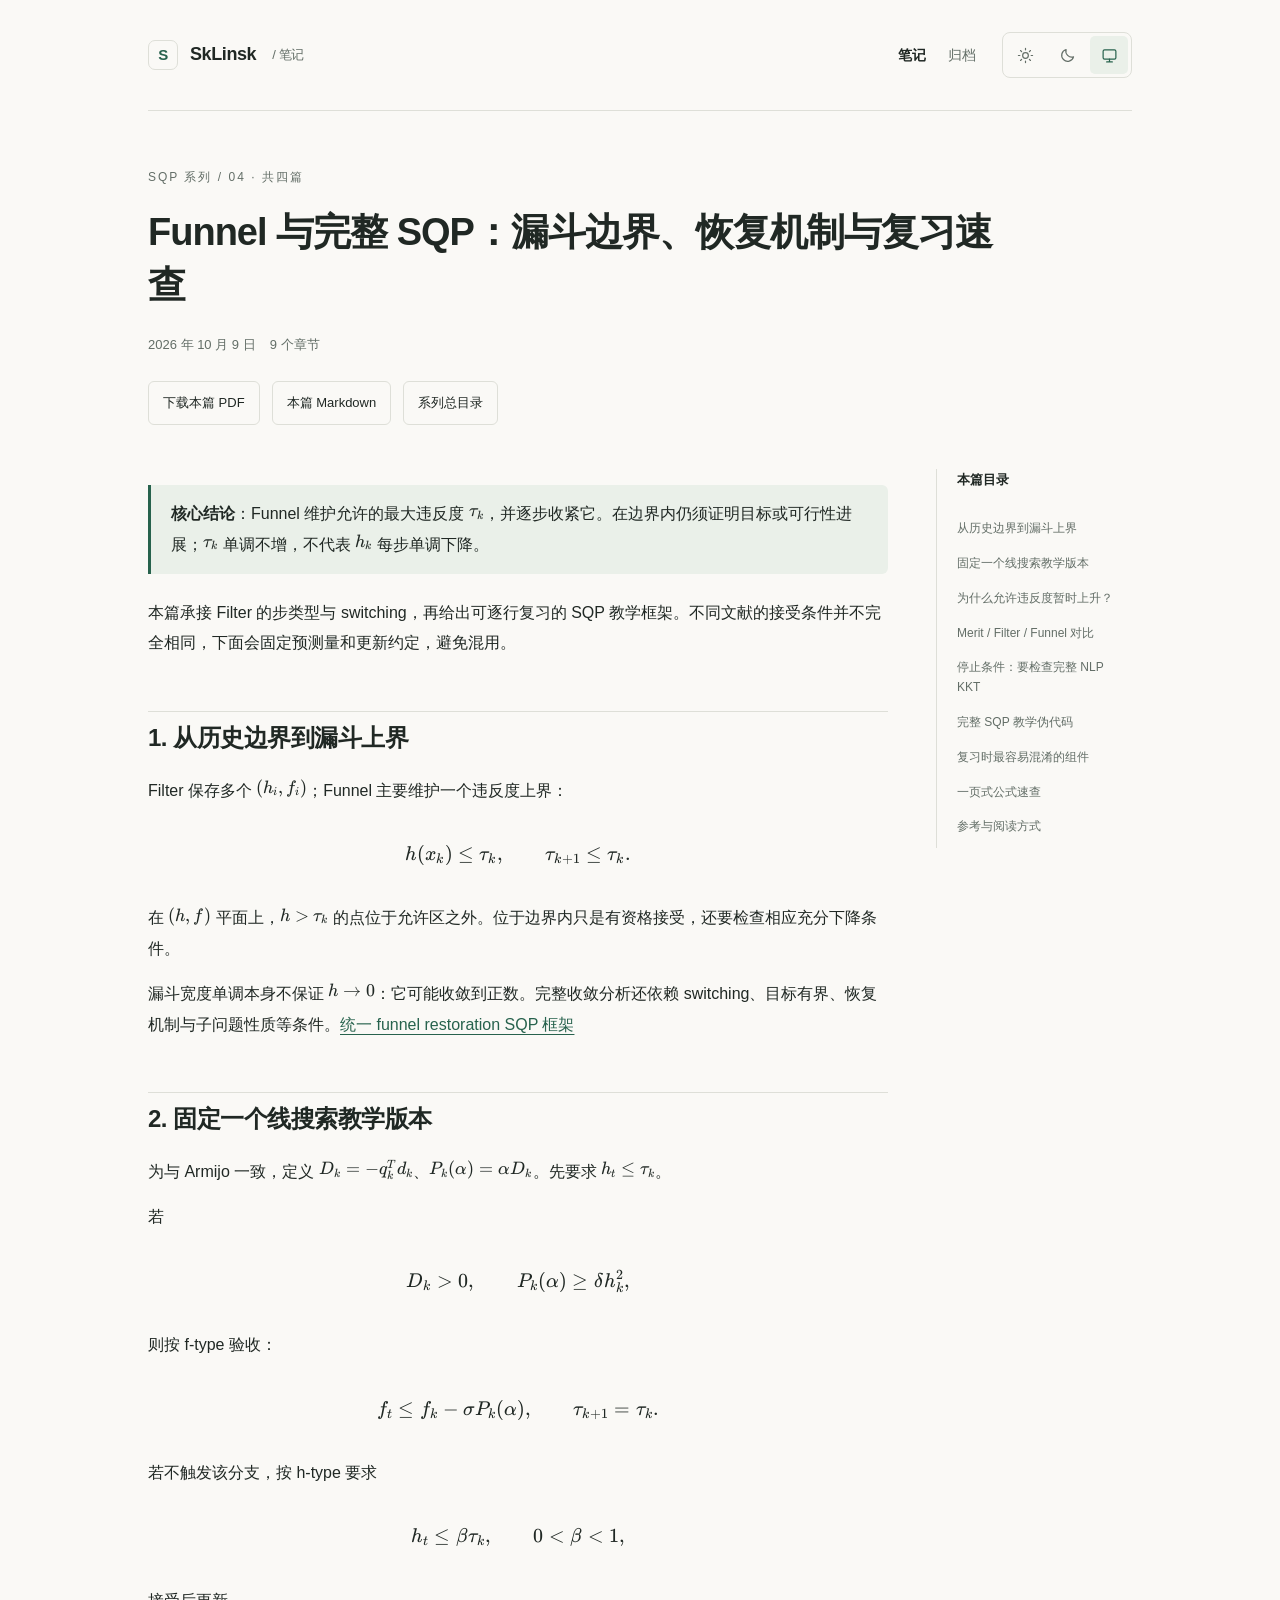
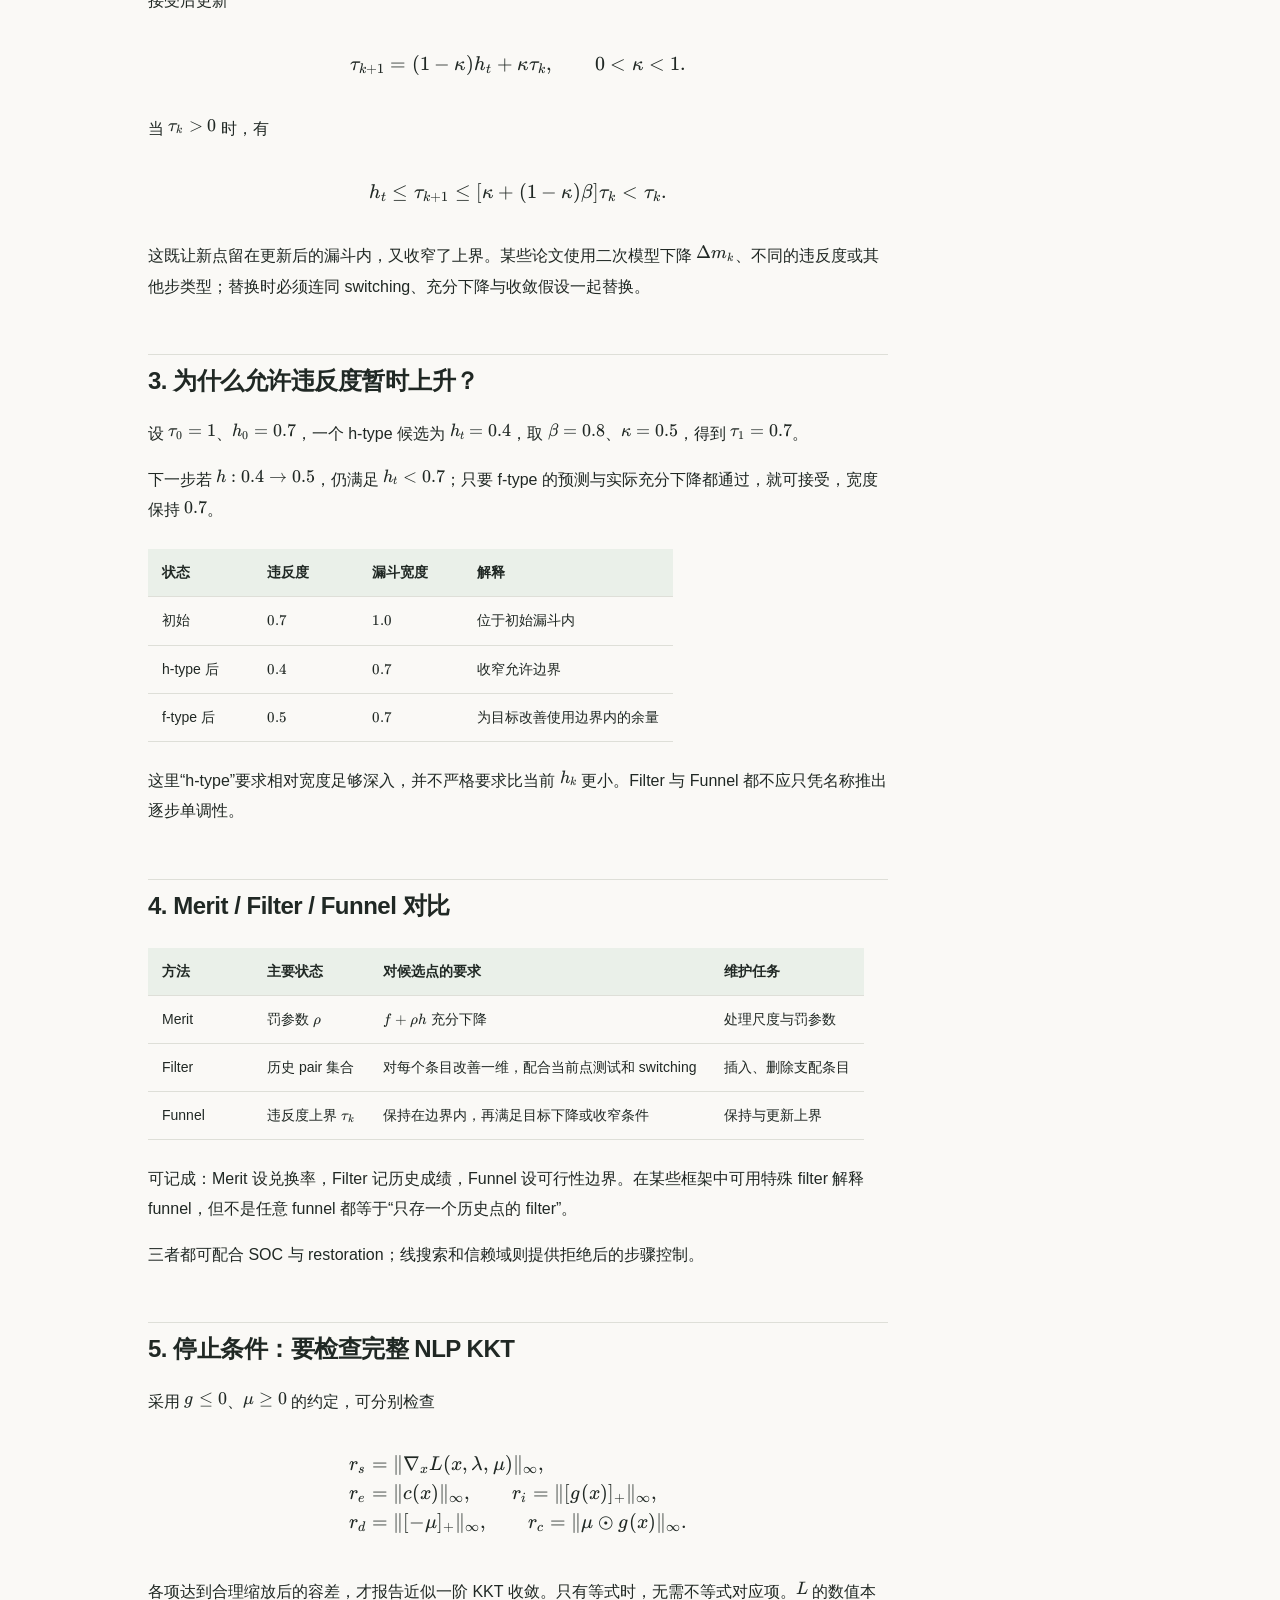
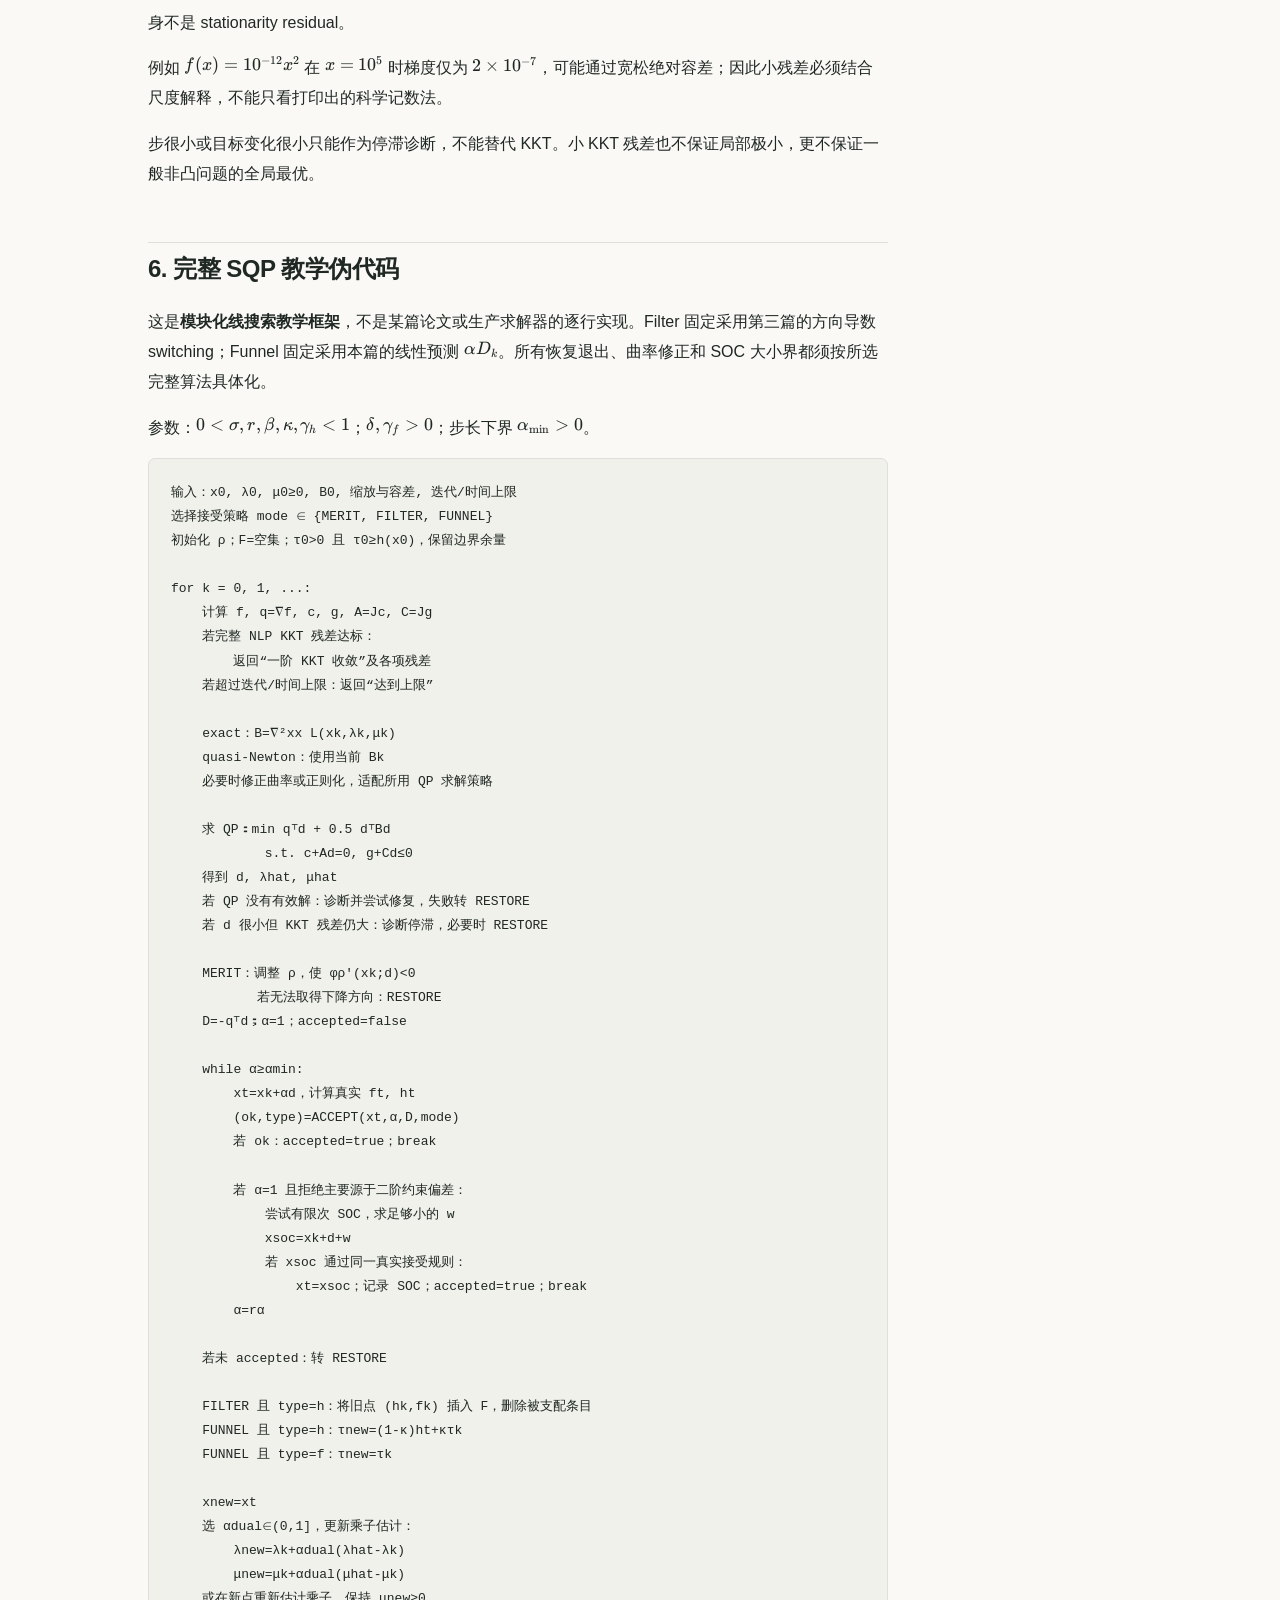
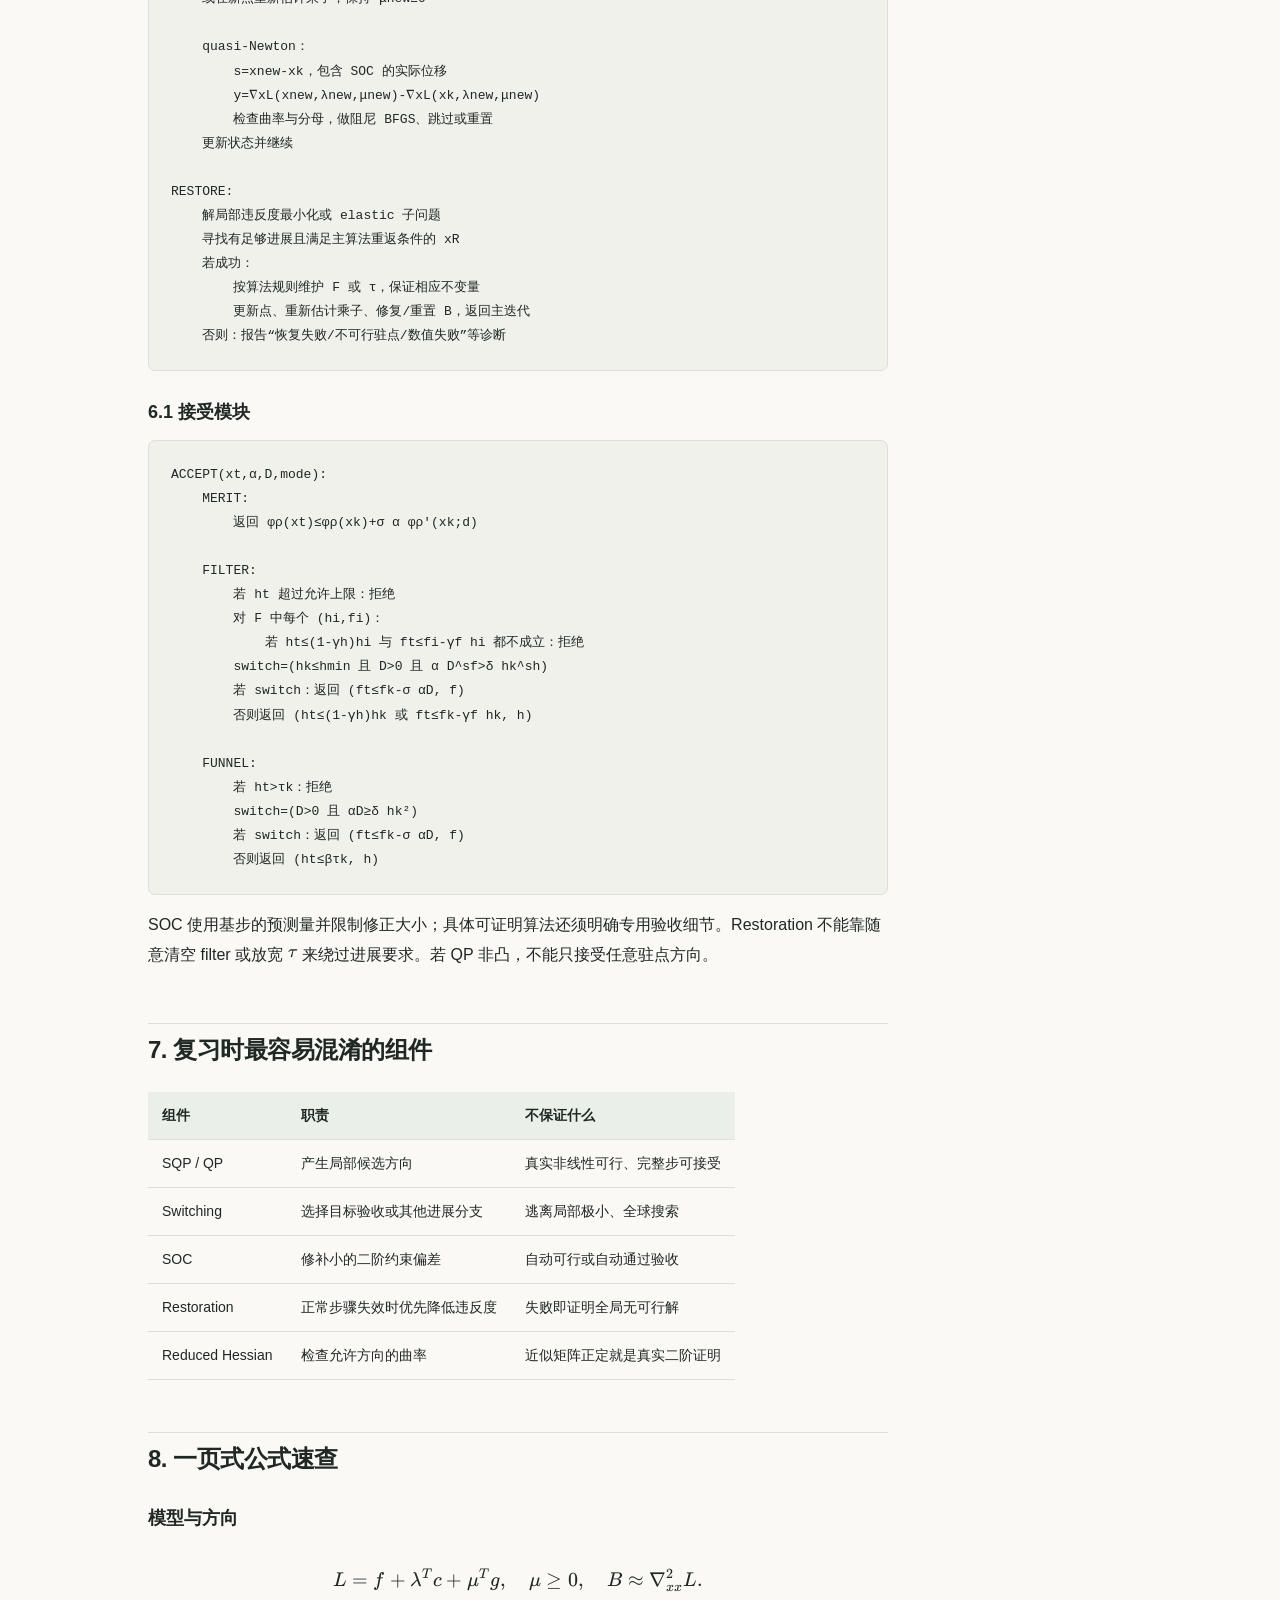
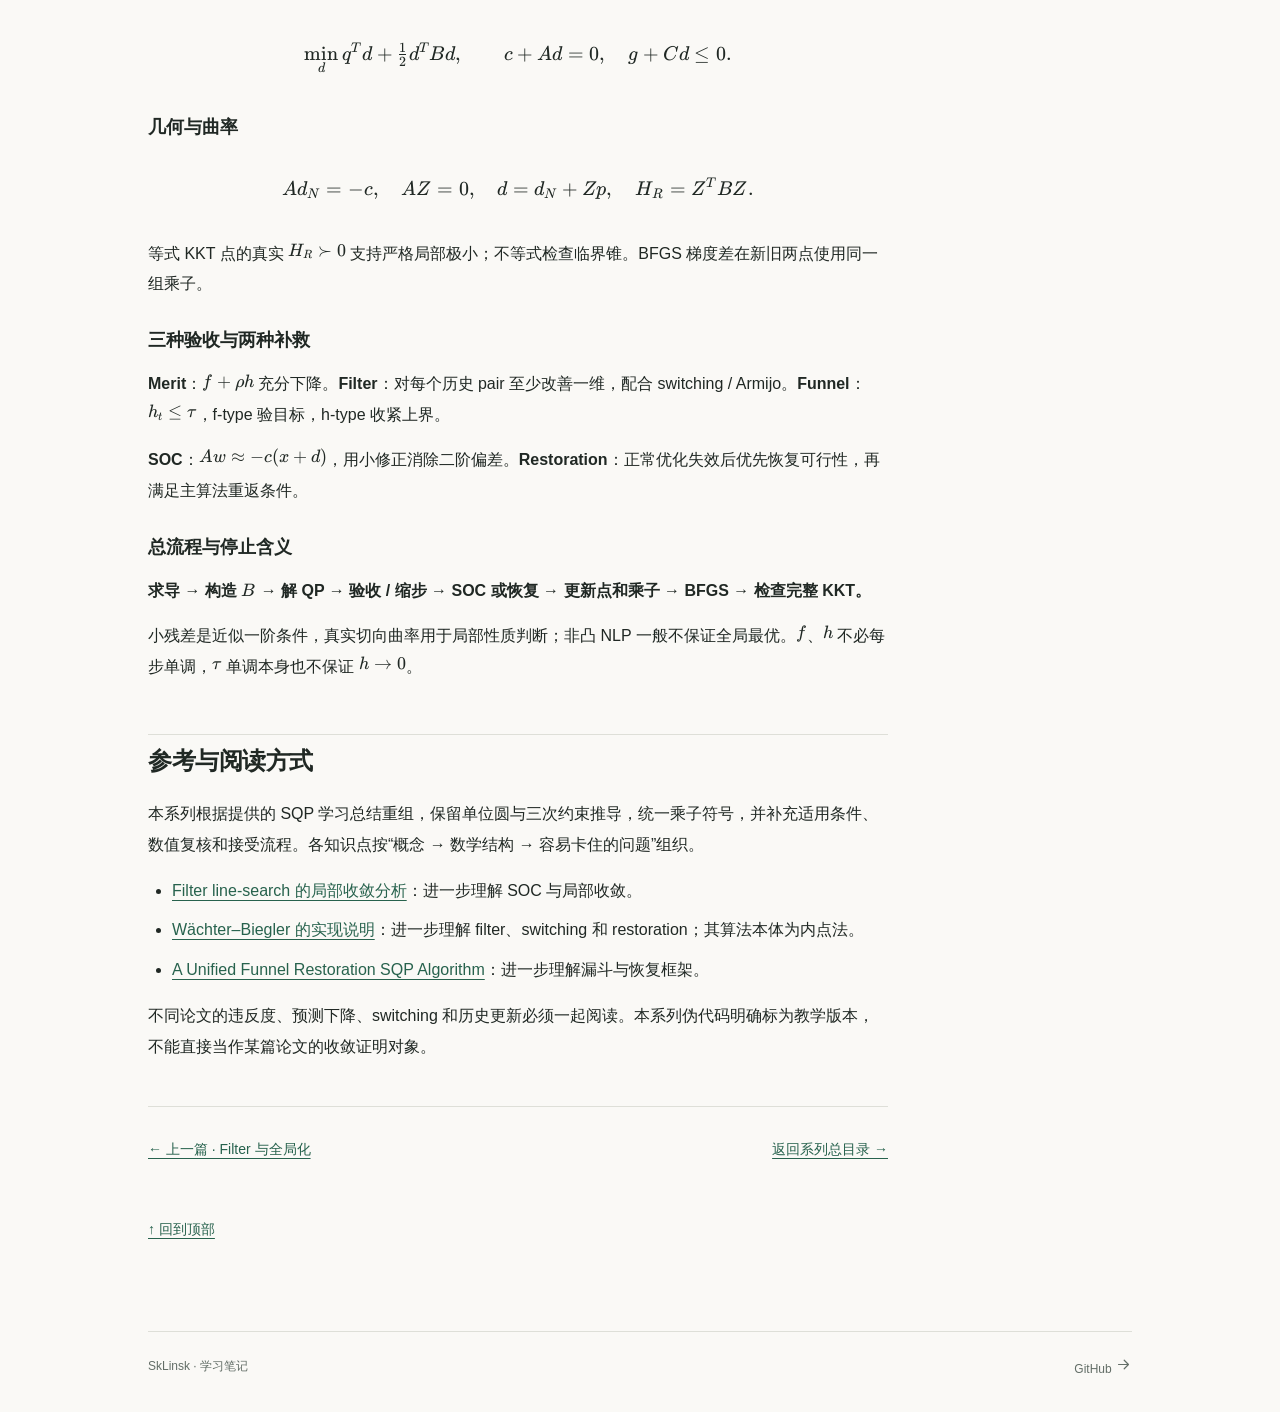
<file: notes/sqp/funnel/index.html>
<!doctype html><html lang="zh-CN"><head><meta charset="utf-8"><meta name="viewport" content="width=device-width,initial-scale=1"><meta name="description" content="SkLinsk 的学习笔记：约束优化、数学与算法。"><meta name="color-scheme" content="light dark"><title>Funnel 与完整算法 · SkLinsk 笔记</title><script src="/assets/theme.js"></script><link rel="stylesheet" href="/assets/site.css?v=20261009-series"><link rel="preload" href="/notes/sqp/assets/katex/fonts/KaTeX_Main-Regular.woff2" as="font" type="font/woff2" crossorigin><link rel="preload" href="/notes/sqp/assets/katex/fonts/KaTeX_Math-Italic.woff2" as="font" type="font/woff2" crossorigin><link rel="stylesheet" href="/notes/sqp/assets/katex/katex.min.css?v=20261009-series"></head><body id="top"><a class="skip" href="#main">跳到正文</a><div class="shell"><header class="site-header"><a class="brand" href="/"><span class="brand-mark">S</span>SkLinsk <small> / 笔记</small></a><div class="header-actions"><nav class="nav-links" aria-label="主导航"><a href="/" aria-current="page">笔记</a><a href="/archives/" >归档</a></nav><div class="theme-switch" role="group" aria-label="外观模式"><button type="button" data-mode="light" aria-label="白色模式" title="白色模式" aria-pressed="false"><svg aria-hidden="true" viewBox="0 0 24 24"><circle cx="12" cy="12" r="4"/><path d="M12 2v2m0 16v2M2 12h2m16 0h2M5 5l1.5 1.5m11 11L19 19M5 19l1.5-1.5m11-11L19 5"/></svg></button><button type="button" data-mode="dark" aria-label="黑色模式" title="黑色模式" aria-pressed="false"><svg aria-hidden="true" viewBox="0 0 24 24"><path d="M20.5 14A8.5 8.5 0 0 1 10 3.5 8.5 8.5 0 1 0 20.5 14Z"/></svg></button><button type="button" data-mode="system" aria-label="跟随系统" title="跟随系统" aria-pressed="false"><svg aria-hidden="true" viewBox="0 0 24 24"><rect x="3" y="4" width="18" height="13" rx="2"/><path d="M8 21h8m-4-4v4"/></svg></button></div></div></header><main id="main"><header class="article-head"><p class="eyebrow"><a href="../">SQP 系列</a> / 04 · 共四篇</p><h1>Funnel 与完整 SQP：漏斗边界、恢复机制与复习速查</h1><div class="meta"><time datetime="2026-10-09">2026 年 10 月 9 日</time><span>9 个章节</span></div><div class="article-actions"><a href="note.pdf">下载本篇 PDF</a><a href="note.md" download>本篇 Markdown</a><a href="../">系列总目录</a></div></header><div class="article-layout"><article class="prose">
<blockquote>
<p><strong>核心结论</strong>：Funnel 维护允许的最大违反度 <span class="katex"><span class="katex-mathml"><math xmlns="http://www.w3.org/1998/Math/MathML"><semantics><mrow><msub><mi>τ</mi><mi>k</mi></msub></mrow><annotation encoding="application/x-tex">\tau_k</annotation></semantics></math></span><span class="katex-html" aria-hidden="true"><span class="base"><span class="strut" style="height:0.5806em;vertical-align:-0.15em;"></span><span class="mord"><span class="mord mathnormal" style="margin-right:0.1132em;">τ</span><span class="msupsub"><span class="vlist-t vlist-t2"><span class="vlist-r"><span class="vlist" style="height:0.3361em;"><span style="top:-2.55em;margin-left:-0.1132em;margin-right:0.05em;"><span class="pstrut" style="height:2.7em;"></span><span class="sizing reset-size6 size3 mtight"><span class="mord mathnormal mtight" style="margin-right:0.03148em;">k</span></span></span></span><span class="vlist-s">​</span></span><span class="vlist-r"><span class="vlist" style="height:0.15em;"><span></span></span></span></span></span></span></span></span></span>，并逐步收紧它。在边界内仍须证明目标或可行性进展；<span class="katex"><span class="katex-mathml"><math xmlns="http://www.w3.org/1998/Math/MathML"><semantics><mrow><msub><mi>τ</mi><mi>k</mi></msub></mrow><annotation encoding="application/x-tex">\tau_k</annotation></semantics></math></span><span class="katex-html" aria-hidden="true"><span class="base"><span class="strut" style="height:0.5806em;vertical-align:-0.15em;"></span><span class="mord"><span class="mord mathnormal" style="margin-right:0.1132em;">τ</span><span class="msupsub"><span class="vlist-t vlist-t2"><span class="vlist-r"><span class="vlist" style="height:0.3361em;"><span style="top:-2.55em;margin-left:-0.1132em;margin-right:0.05em;"><span class="pstrut" style="height:2.7em;"></span><span class="sizing reset-size6 size3 mtight"><span class="mord mathnormal mtight" style="margin-right:0.03148em;">k</span></span></span></span><span class="vlist-s">​</span></span><span class="vlist-r"><span class="vlist" style="height:0.15em;"><span></span></span></span></span></span></span></span></span></span> 单调不增，不代表 <span class="katex"><span class="katex-mathml"><math xmlns="http://www.w3.org/1998/Math/MathML"><semantics><mrow><msub><mi>h</mi><mi>k</mi></msub></mrow><annotation encoding="application/x-tex">h_k</annotation></semantics></math></span><span class="katex-html" aria-hidden="true"><span class="base"><span class="strut" style="height:0.8444em;vertical-align:-0.15em;"></span><span class="mord"><span class="mord mathnormal">h</span><span class="msupsub"><span class="vlist-t vlist-t2"><span class="vlist-r"><span class="vlist" style="height:0.3361em;"><span style="top:-2.55em;margin-left:0em;margin-right:0.05em;"><span class="pstrut" style="height:2.7em;"></span><span class="sizing reset-size6 size3 mtight"><span class="mord mathnormal mtight" style="margin-right:0.03148em;">k</span></span></span></span><span class="vlist-s">​</span></span><span class="vlist-r"><span class="vlist" style="height:0.15em;"><span></span></span></span></span></span></span></span></span></span> 每步单调下降。</p>
</blockquote>
<p>本篇承接 Filter 的步类型与 switching，再给出可逐行复习的 SQP 教学框架。不同文献的接受条件并不完全相同，下面会固定预测量和更新约定，避免混用。</p>
<h2 id="section-1">1. 从历史边界到漏斗上界</h2>
<p>Filter 保存多个 <span class="katex"><span class="katex-mathml"><math xmlns="http://www.w3.org/1998/Math/MathML"><semantics><mrow><mo stretchy="false">(</mo><msub><mi>h</mi><mi>i</mi></msub><mo separator="true">,</mo><msub><mi>f</mi><mi>i</mi></msub><mo stretchy="false">)</mo></mrow><annotation encoding="application/x-tex">(h_i,f_i)</annotation></semantics></math></span><span class="katex-html" aria-hidden="true"><span class="base"><span class="strut" style="height:1em;vertical-align:-0.25em;"></span><span class="mopen">(</span><span class="mord"><span class="mord mathnormal">h</span><span class="msupsub"><span class="vlist-t vlist-t2"><span class="vlist-r"><span class="vlist" style="height:0.3117em;"><span style="top:-2.55em;margin-left:0em;margin-right:0.05em;"><span class="pstrut" style="height:2.7em;"></span><span class="sizing reset-size6 size3 mtight"><span class="mord mathnormal mtight">i</span></span></span></span><span class="vlist-s">​</span></span><span class="vlist-r"><span class="vlist" style="height:0.15em;"><span></span></span></span></span></span></span><span class="mpunct">,</span><span class="mspace" style="margin-right:0.1667em;"></span><span class="mord"><span class="mord mathnormal" style="margin-right:0.10764em;">f</span><span class="msupsub"><span class="vlist-t vlist-t2"><span class="vlist-r"><span class="vlist" style="height:0.3117em;"><span style="top:-2.55em;margin-left:-0.1076em;margin-right:0.05em;"><span class="pstrut" style="height:2.7em;"></span><span class="sizing reset-size6 size3 mtight"><span class="mord mathnormal mtight">i</span></span></span></span><span class="vlist-s">​</span></span><span class="vlist-r"><span class="vlist" style="height:0.15em;"><span></span></span></span></span></span></span><span class="mclose">)</span></span></span></span>；Funnel 主要维护一个违反度上界：</p>
<div class="equation"><span class="katex-display"><span class="katex"><span class="katex-mathml"><math xmlns="http://www.w3.org/1998/Math/MathML" display="block"><semantics><mrow><mi>h</mi><mo stretchy="false">(</mo><msub><mi>x</mi><mi>k</mi></msub><mo stretchy="false">)</mo><mo>≤</mo><msub><mi>τ</mi><mi>k</mi></msub><mo separator="true">,</mo><mspace width="2em"/><msub><mi>τ</mi><mrow><mi>k</mi><mo>+</mo><mn>1</mn></mrow></msub><mo>≤</mo><msub><mi>τ</mi><mi>k</mi></msub><mi mathvariant="normal">.</mi></mrow><annotation encoding="application/x-tex">h(x_k)\le\tau_k,\qquad \tau_{k+1}\le\tau_k.</annotation></semantics></math></span><span class="katex-html" aria-hidden="true"><span class="base"><span class="strut" style="height:1em;vertical-align:-0.25em;"></span><span class="mord mathnormal">h</span><span class="mopen">(</span><span class="mord"><span class="mord mathnormal">x</span><span class="msupsub"><span class="vlist-t vlist-t2"><span class="vlist-r"><span class="vlist" style="height:0.3361em;"><span style="top:-2.55em;margin-left:0em;margin-right:0.05em;"><span class="pstrut" style="height:2.7em;"></span><span class="sizing reset-size6 size3 mtight"><span class="mord mathnormal mtight" style="margin-right:0.03148em;">k</span></span></span></span><span class="vlist-s">​</span></span><span class="vlist-r"><span class="vlist" style="height:0.15em;"><span></span></span></span></span></span></span><span class="mclose">)</span><span class="mspace" style="margin-right:0.2778em;"></span><span class="mrel">≤</span><span class="mspace" style="margin-right:0.2778em;"></span></span><span class="base"><span class="strut" style="height:0.8443em;vertical-align:-0.2083em;"></span><span class="mord"><span class="mord mathnormal" style="margin-right:0.1132em;">τ</span><span class="msupsub"><span class="vlist-t vlist-t2"><span class="vlist-r"><span class="vlist" style="height:0.3361em;"><span style="top:-2.55em;margin-left:-0.1132em;margin-right:0.05em;"><span class="pstrut" style="height:2.7em;"></span><span class="sizing reset-size6 size3 mtight"><span class="mord mathnormal mtight" style="margin-right:0.03148em;">k</span></span></span></span><span class="vlist-s">​</span></span><span class="vlist-r"><span class="vlist" style="height:0.15em;"><span></span></span></span></span></span></span><span class="mpunct">,</span><span class="mspace" style="margin-right:2em;"></span><span class="mspace" style="margin-right:0.1667em;"></span><span class="mord"><span class="mord mathnormal" style="margin-right:0.1132em;">τ</span><span class="msupsub"><span class="vlist-t vlist-t2"><span class="vlist-r"><span class="vlist" style="height:0.3361em;"><span style="top:-2.55em;margin-left:-0.1132em;margin-right:0.05em;"><span class="pstrut" style="height:2.7em;"></span><span class="sizing reset-size6 size3 mtight"><span class="mord mtight"><span class="mord mathnormal mtight" style="margin-right:0.03148em;">k</span><span class="mbin mtight">+</span><span class="mord mtight">1</span></span></span></span></span><span class="vlist-s">​</span></span><span class="vlist-r"><span class="vlist" style="height:0.2083em;"><span></span></span></span></span></span></span><span class="mspace" style="margin-right:0.2778em;"></span><span class="mrel">≤</span><span class="mspace" style="margin-right:0.2778em;"></span></span><span class="base"><span class="strut" style="height:0.5806em;vertical-align:-0.15em;"></span><span class="mord"><span class="mord mathnormal" style="margin-right:0.1132em;">τ</span><span class="msupsub"><span class="vlist-t vlist-t2"><span class="vlist-r"><span class="vlist" style="height:0.3361em;"><span style="top:-2.55em;margin-left:-0.1132em;margin-right:0.05em;"><span class="pstrut" style="height:2.7em;"></span><span class="sizing reset-size6 size3 mtight"><span class="mord mathnormal mtight" style="margin-right:0.03148em;">k</span></span></span></span><span class="vlist-s">​</span></span><span class="vlist-r"><span class="vlist" style="height:0.15em;"><span></span></span></span></span></span></span><span class="mord">.</span></span></span></span></span></div>
<p>在 <span class="katex"><span class="katex-mathml"><math xmlns="http://www.w3.org/1998/Math/MathML"><semantics><mrow><mo stretchy="false">(</mo><mi>h</mi><mo separator="true">,</mo><mi>f</mi><mo stretchy="false">)</mo></mrow><annotation encoding="application/x-tex">(h,f)</annotation></semantics></math></span><span class="katex-html" aria-hidden="true"><span class="base"><span class="strut" style="height:1em;vertical-align:-0.25em;"></span><span class="mopen">(</span><span class="mord mathnormal">h</span><span class="mpunct">,</span><span class="mspace" style="margin-right:0.1667em;"></span><span class="mord mathnormal" style="margin-right:0.10764em;">f</span><span class="mclose">)</span></span></span></span> 平面上，<span class="katex"><span class="katex-mathml"><math xmlns="http://www.w3.org/1998/Math/MathML"><semantics><mrow><mi>h</mi><mo>&gt;</mo><msub><mi>τ</mi><mi>k</mi></msub></mrow><annotation encoding="application/x-tex">h&gt;\tau_k</annotation></semantics></math></span><span class="katex-html" aria-hidden="true"><span class="base"><span class="strut" style="height:0.7335em;vertical-align:-0.0391em;"></span><span class="mord mathnormal">h</span><span class="mspace" style="margin-right:0.2778em;"></span><span class="mrel">&gt;</span><span class="mspace" style="margin-right:0.2778em;"></span></span><span class="base"><span class="strut" style="height:0.5806em;vertical-align:-0.15em;"></span><span class="mord"><span class="mord mathnormal" style="margin-right:0.1132em;">τ</span><span class="msupsub"><span class="vlist-t vlist-t2"><span class="vlist-r"><span class="vlist" style="height:0.3361em;"><span style="top:-2.55em;margin-left:-0.1132em;margin-right:0.05em;"><span class="pstrut" style="height:2.7em;"></span><span class="sizing reset-size6 size3 mtight"><span class="mord mathnormal mtight" style="margin-right:0.03148em;">k</span></span></span></span><span class="vlist-s">​</span></span><span class="vlist-r"><span class="vlist" style="height:0.15em;"><span></span></span></span></span></span></span></span></span></span> 的点位于允许区之外。位于边界内只是有资格接受，还要检查相应充分下降条件。</p>
<p>漏斗宽度单调本身不保证 <span class="katex"><span class="katex-mathml"><math xmlns="http://www.w3.org/1998/Math/MathML"><semantics><mrow><mi>h</mi><mo>→</mo><mn>0</mn></mrow><annotation encoding="application/x-tex">h\to0</annotation></semantics></math></span><span class="katex-html" aria-hidden="true"><span class="base"><span class="strut" style="height:0.6944em;"></span><span class="mord mathnormal">h</span><span class="mspace" style="margin-right:0.2778em;"></span><span class="mrel">→</span><span class="mspace" style="margin-right:0.2778em;"></span></span><span class="base"><span class="strut" style="height:0.6444em;"></span><span class="mord">0</span></span></span></span>：它可能收敛到正数。完整收敛分析还依赖 switching、目标有界、恢复机制与子问题性质等条件。<a href="https://arxiv.org/abs/2409.09208">统一 funnel restoration SQP 框架</a></p>
<h2 id="section-2">2. 固定一个线搜索教学版本</h2>
<p>为与 Armijo 一致，定义 <span class="katex"><span class="katex-mathml"><math xmlns="http://www.w3.org/1998/Math/MathML"><semantics><mrow><msub><mi>D</mi><mi>k</mi></msub><mo>=</mo><mo>−</mo><msubsup><mi>q</mi><mi>k</mi><mi>T</mi></msubsup><msub><mi>d</mi><mi>k</mi></msub></mrow><annotation encoding="application/x-tex">D_k=-q_k^Td_k</annotation></semantics></math></span><span class="katex-html" aria-hidden="true"><span class="base"><span class="strut" style="height:0.8333em;vertical-align:-0.15em;"></span><span class="mord"><span class="mord mathnormal" style="margin-right:0.02778em;">D</span><span class="msupsub"><span class="vlist-t vlist-t2"><span class="vlist-r"><span class="vlist" style="height:0.3361em;"><span style="top:-2.55em;margin-left:-0.0278em;margin-right:0.05em;"><span class="pstrut" style="height:2.7em;"></span><span class="sizing reset-size6 size3 mtight"><span class="mord mathnormal mtight" style="margin-right:0.03148em;">k</span></span></span></span><span class="vlist-s">​</span></span><span class="vlist-r"><span class="vlist" style="height:0.15em;"><span></span></span></span></span></span></span><span class="mspace" style="margin-right:0.2778em;"></span><span class="mrel">=</span><span class="mspace" style="margin-right:0.2778em;"></span></span><span class="base"><span class="strut" style="height:1.1244em;vertical-align:-0.2831em;"></span><span class="mord">−</span><span class="mord"><span class="mord mathnormal" style="margin-right:0.03588em;">q</span><span class="msupsub"><span class="vlist-t vlist-t2"><span class="vlist-r"><span class="vlist" style="height:0.8413em;"><span style="top:-2.4169em;margin-left:-0.0359em;margin-right:0.05em;"><span class="pstrut" style="height:2.7em;"></span><span class="sizing reset-size6 size3 mtight"><span class="mord mathnormal mtight" style="margin-right:0.03148em;">k</span></span></span><span style="top:-3.063em;margin-right:0.05em;"><span class="pstrut" style="height:2.7em;"></span><span class="sizing reset-size6 size3 mtight"><span class="mord mathnormal mtight" style="margin-right:0.13889em;">T</span></span></span></span><span class="vlist-s">​</span></span><span class="vlist-r"><span class="vlist" style="height:0.2831em;"><span></span></span></span></span></span></span><span class="mord"><span class="mord mathnormal">d</span><span class="msupsub"><span class="vlist-t vlist-t2"><span class="vlist-r"><span class="vlist" style="height:0.3361em;"><span style="top:-2.55em;margin-left:0em;margin-right:0.05em;"><span class="pstrut" style="height:2.7em;"></span><span class="sizing reset-size6 size3 mtight"><span class="mord mathnormal mtight" style="margin-right:0.03148em;">k</span></span></span></span><span class="vlist-s">​</span></span><span class="vlist-r"><span class="vlist" style="height:0.15em;"><span></span></span></span></span></span></span></span></span></span>、<span class="katex"><span class="katex-mathml"><math xmlns="http://www.w3.org/1998/Math/MathML"><semantics><mrow><msub><mi>P</mi><mi>k</mi></msub><mo stretchy="false">(</mo><mi>α</mi><mo stretchy="false">)</mo><mo>=</mo><mi>α</mi><msub><mi>D</mi><mi>k</mi></msub></mrow><annotation encoding="application/x-tex">P_k(\alpha)=\alpha D_k</annotation></semantics></math></span><span class="katex-html" aria-hidden="true"><span class="base"><span class="strut" style="height:1em;vertical-align:-0.25em;"></span><span class="mord"><span class="mord mathnormal" style="margin-right:0.13889em;">P</span><span class="msupsub"><span class="vlist-t vlist-t2"><span class="vlist-r"><span class="vlist" style="height:0.3361em;"><span style="top:-2.55em;margin-left:-0.1389em;margin-right:0.05em;"><span class="pstrut" style="height:2.7em;"></span><span class="sizing reset-size6 size3 mtight"><span class="mord mathnormal mtight" style="margin-right:0.03148em;">k</span></span></span></span><span class="vlist-s">​</span></span><span class="vlist-r"><span class="vlist" style="height:0.15em;"><span></span></span></span></span></span></span><span class="mopen">(</span><span class="mord mathnormal" style="margin-right:0.0037em;">α</span><span class="mclose">)</span><span class="mspace" style="margin-right:0.2778em;"></span><span class="mrel">=</span><span class="mspace" style="margin-right:0.2778em;"></span></span><span class="base"><span class="strut" style="height:0.8333em;vertical-align:-0.15em;"></span><span class="mord mathnormal" style="margin-right:0.0037em;">α</span><span class="mord"><span class="mord mathnormal" style="margin-right:0.02778em;">D</span><span class="msupsub"><span class="vlist-t vlist-t2"><span class="vlist-r"><span class="vlist" style="height:0.3361em;"><span style="top:-2.55em;margin-left:-0.0278em;margin-right:0.05em;"><span class="pstrut" style="height:2.7em;"></span><span class="sizing reset-size6 size3 mtight"><span class="mord mathnormal mtight" style="margin-right:0.03148em;">k</span></span></span></span><span class="vlist-s">​</span></span><span class="vlist-r"><span class="vlist" style="height:0.15em;"><span></span></span></span></span></span></span></span></span></span>。先要求 <span class="katex"><span class="katex-mathml"><math xmlns="http://www.w3.org/1998/Math/MathML"><semantics><mrow><msub><mi>h</mi><mi>t</mi></msub><mo>≤</mo><msub><mi>τ</mi><mi>k</mi></msub></mrow><annotation encoding="application/x-tex">h_t\le\tau_k</annotation></semantics></math></span><span class="katex-html" aria-hidden="true"><span class="base"><span class="strut" style="height:0.8444em;vertical-align:-0.15em;"></span><span class="mord"><span class="mord mathnormal">h</span><span class="msupsub"><span class="vlist-t vlist-t2"><span class="vlist-r"><span class="vlist" style="height:0.2806em;"><span style="top:-2.55em;margin-left:0em;margin-right:0.05em;"><span class="pstrut" style="height:2.7em;"></span><span class="sizing reset-size6 size3 mtight"><span class="mord mathnormal mtight">t</span></span></span></span><span class="vlist-s">​</span></span><span class="vlist-r"><span class="vlist" style="height:0.15em;"><span></span></span></span></span></span></span><span class="mspace" style="margin-right:0.2778em;"></span><span class="mrel">≤</span><span class="mspace" style="margin-right:0.2778em;"></span></span><span class="base"><span class="strut" style="height:0.5806em;vertical-align:-0.15em;"></span><span class="mord"><span class="mord mathnormal" style="margin-right:0.1132em;">τ</span><span class="msupsub"><span class="vlist-t vlist-t2"><span class="vlist-r"><span class="vlist" style="height:0.3361em;"><span style="top:-2.55em;margin-left:-0.1132em;margin-right:0.05em;"><span class="pstrut" style="height:2.7em;"></span><span class="sizing reset-size6 size3 mtight"><span class="mord mathnormal mtight" style="margin-right:0.03148em;">k</span></span></span></span><span class="vlist-s">​</span></span><span class="vlist-r"><span class="vlist" style="height:0.15em;"><span></span></span></span></span></span></span></span></span></span>。</p>
<p>若</p>
<div class="equation"><span class="katex-display"><span class="katex"><span class="katex-mathml"><math xmlns="http://www.w3.org/1998/Math/MathML" display="block"><semantics><mrow><msub><mi>D</mi><mi>k</mi></msub><mo>&gt;</mo><mn>0</mn><mo separator="true">,</mo><mspace width="2em"/><msub><mi>P</mi><mi>k</mi></msub><mo stretchy="false">(</mo><mi>α</mi><mo stretchy="false">)</mo><mo>≥</mo><mi>δ</mi><msubsup><mi>h</mi><mi>k</mi><mn>2</mn></msubsup><mo separator="true">,</mo></mrow><annotation encoding="application/x-tex">D_k&gt;0,\qquad P_k(\alpha)\ge\delta h_k^2,</annotation></semantics></math></span><span class="katex-html" aria-hidden="true"><span class="base"><span class="strut" style="height:0.8333em;vertical-align:-0.15em;"></span><span class="mord"><span class="mord mathnormal" style="margin-right:0.02778em;">D</span><span class="msupsub"><span class="vlist-t vlist-t2"><span class="vlist-r"><span class="vlist" style="height:0.3361em;"><span style="top:-2.55em;margin-left:-0.0278em;margin-right:0.05em;"><span class="pstrut" style="height:2.7em;"></span><span class="sizing reset-size6 size3 mtight"><span class="mord mathnormal mtight" style="margin-right:0.03148em;">k</span></span></span></span><span class="vlist-s">​</span></span><span class="vlist-r"><span class="vlist" style="height:0.15em;"><span></span></span></span></span></span></span><span class="mspace" style="margin-right:0.2778em;"></span><span class="mrel">&gt;</span><span class="mspace" style="margin-right:0.2778em;"></span></span><span class="base"><span class="strut" style="height:1em;vertical-align:-0.25em;"></span><span class="mord">0</span><span class="mpunct">,</span><span class="mspace" style="margin-right:2em;"></span><span class="mspace" style="margin-right:0.1667em;"></span><span class="mord"><span class="mord mathnormal" style="margin-right:0.13889em;">P</span><span class="msupsub"><span class="vlist-t vlist-t2"><span class="vlist-r"><span class="vlist" style="height:0.3361em;"><span style="top:-2.55em;margin-left:-0.1389em;margin-right:0.05em;"><span class="pstrut" style="height:2.7em;"></span><span class="sizing reset-size6 size3 mtight"><span class="mord mathnormal mtight" style="margin-right:0.03148em;">k</span></span></span></span><span class="vlist-s">​</span></span><span class="vlist-r"><span class="vlist" style="height:0.15em;"><span></span></span></span></span></span></span><span class="mopen">(</span><span class="mord mathnormal" style="margin-right:0.0037em;">α</span><span class="mclose">)</span><span class="mspace" style="margin-right:0.2778em;"></span><span class="mrel">≥</span><span class="mspace" style="margin-right:0.2778em;"></span></span><span class="base"><span class="strut" style="height:1.1111em;vertical-align:-0.247em;"></span><span class="mord mathnormal" style="margin-right:0.03785em;">δ</span><span class="mord"><span class="mord mathnormal">h</span><span class="msupsub"><span class="vlist-t vlist-t2"><span class="vlist-r"><span class="vlist" style="height:0.8641em;"><span style="top:-2.453em;margin-left:0em;margin-right:0.05em;"><span class="pstrut" style="height:2.7em;"></span><span class="sizing reset-size6 size3 mtight"><span class="mord mathnormal mtight" style="margin-right:0.03148em;">k</span></span></span><span style="top:-3.113em;margin-right:0.05em;"><span class="pstrut" style="height:2.7em;"></span><span class="sizing reset-size6 size3 mtight"><span class="mord mtight">2</span></span></span></span><span class="vlist-s">​</span></span><span class="vlist-r"><span class="vlist" style="height:0.247em;"><span></span></span></span></span></span></span><span class="mpunct">,</span></span></span></span></span></div>
<p>则按 f-type 验收：</p>
<div class="equation"><span class="katex-display"><span class="katex"><span class="katex-mathml"><math xmlns="http://www.w3.org/1998/Math/MathML" display="block"><semantics><mrow><msub><mi>f</mi><mi>t</mi></msub><mo>≤</mo><msub><mi>f</mi><mi>k</mi></msub><mo>−</mo><mi>σ</mi><msub><mi>P</mi><mi>k</mi></msub><mo stretchy="false">(</mo><mi>α</mi><mo stretchy="false">)</mo><mo separator="true">,</mo><mspace width="2em"/><msub><mi>τ</mi><mrow><mi>k</mi><mo>+</mo><mn>1</mn></mrow></msub><mo>=</mo><msub><mi>τ</mi><mi>k</mi></msub><mi mathvariant="normal">.</mi></mrow><annotation encoding="application/x-tex">f_t\le f_k-\sigma P_k(\alpha),\qquad \tau_{k+1}=\tau_k.</annotation></semantics></math></span><span class="katex-html" aria-hidden="true"><span class="base"><span class="strut" style="height:0.8889em;vertical-align:-0.1944em;"></span><span class="mord"><span class="mord mathnormal" style="margin-right:0.10764em;">f</span><span class="msupsub"><span class="vlist-t vlist-t2"><span class="vlist-r"><span class="vlist" style="height:0.2806em;"><span style="top:-2.55em;margin-left:-0.1076em;margin-right:0.05em;"><span class="pstrut" style="height:2.7em;"></span><span class="sizing reset-size6 size3 mtight"><span class="mord mathnormal mtight">t</span></span></span></span><span class="vlist-s">​</span></span><span class="vlist-r"><span class="vlist" style="height:0.15em;"><span></span></span></span></span></span></span><span class="mspace" style="margin-right:0.2778em;"></span><span class="mrel">≤</span><span class="mspace" style="margin-right:0.2778em;"></span></span><span class="base"><span class="strut" style="height:0.8889em;vertical-align:-0.1944em;"></span><span class="mord"><span class="mord mathnormal" style="margin-right:0.10764em;">f</span><span class="msupsub"><span class="vlist-t vlist-t2"><span class="vlist-r"><span class="vlist" style="height:0.3361em;"><span style="top:-2.55em;margin-left:-0.1076em;margin-right:0.05em;"><span class="pstrut" style="height:2.7em;"></span><span class="sizing reset-size6 size3 mtight"><span class="mord mathnormal mtight" style="margin-right:0.03148em;">k</span></span></span></span><span class="vlist-s">​</span></span><span class="vlist-r"><span class="vlist" style="height:0.15em;"><span></span></span></span></span></span></span><span class="mspace" style="margin-right:0.2222em;"></span><span class="mbin">−</span><span class="mspace" style="margin-right:0.2222em;"></span></span><span class="base"><span class="strut" style="height:1em;vertical-align:-0.25em;"></span><span class="mord mathnormal" style="margin-right:0.03588em;">σ</span><span class="mord"><span class="mord mathnormal" style="margin-right:0.13889em;">P</span><span class="msupsub"><span class="vlist-t vlist-t2"><span class="vlist-r"><span class="vlist" style="height:0.3361em;"><span style="top:-2.55em;margin-left:-0.1389em;margin-right:0.05em;"><span class="pstrut" style="height:2.7em;"></span><span class="sizing reset-size6 size3 mtight"><span class="mord mathnormal mtight" style="margin-right:0.03148em;">k</span></span></span></span><span class="vlist-s">​</span></span><span class="vlist-r"><span class="vlist" style="height:0.15em;"><span></span></span></span></span></span></span><span class="mopen">(</span><span class="mord mathnormal" style="margin-right:0.0037em;">α</span><span class="mclose">)</span><span class="mpunct">,</span><span class="mspace" style="margin-right:2em;"></span><span class="mspace" style="margin-right:0.1667em;"></span><span class="mord"><span class="mord mathnormal" style="margin-right:0.1132em;">τ</span><span class="msupsub"><span class="vlist-t vlist-t2"><span class="vlist-r"><span class="vlist" style="height:0.3361em;"><span style="top:-2.55em;margin-left:-0.1132em;margin-right:0.05em;"><span class="pstrut" style="height:2.7em;"></span><span class="sizing reset-size6 size3 mtight"><span class="mord mtight"><span class="mord mathnormal mtight" style="margin-right:0.03148em;">k</span><span class="mbin mtight">+</span><span class="mord mtight">1</span></span></span></span></span><span class="vlist-s">​</span></span><span class="vlist-r"><span class="vlist" style="height:0.2083em;"><span></span></span></span></span></span></span><span class="mspace" style="margin-right:0.2778em;"></span><span class="mrel">=</span><span class="mspace" style="margin-right:0.2778em;"></span></span><span class="base"><span class="strut" style="height:0.5806em;vertical-align:-0.15em;"></span><span class="mord"><span class="mord mathnormal" style="margin-right:0.1132em;">τ</span><span class="msupsub"><span class="vlist-t vlist-t2"><span class="vlist-r"><span class="vlist" style="height:0.3361em;"><span style="top:-2.55em;margin-left:-0.1132em;margin-right:0.05em;"><span class="pstrut" style="height:2.7em;"></span><span class="sizing reset-size6 size3 mtight"><span class="mord mathnormal mtight" style="margin-right:0.03148em;">k</span></span></span></span><span class="vlist-s">​</span></span><span class="vlist-r"><span class="vlist" style="height:0.15em;"><span></span></span></span></span></span></span><span class="mord">.</span></span></span></span></span></div>
<p>若不触发该分支，按 h-type 要求</p>
<div class="equation"><span class="katex-display"><span class="katex"><span class="katex-mathml"><math xmlns="http://www.w3.org/1998/Math/MathML" display="block"><semantics><mrow><msub><mi>h</mi><mi>t</mi></msub><mo>≤</mo><mi>β</mi><msub><mi>τ</mi><mi>k</mi></msub><mo separator="true">,</mo><mspace width="2em"/><mn>0</mn><mo>&lt;</mo><mi>β</mi><mo>&lt;</mo><mn>1</mn><mo separator="true">,</mo></mrow><annotation encoding="application/x-tex">h_t\le\beta\tau_k,\qquad 0&lt;\beta&lt;1,</annotation></semantics></math></span><span class="katex-html" aria-hidden="true"><span class="base"><span class="strut" style="height:0.8444em;vertical-align:-0.15em;"></span><span class="mord"><span class="mord mathnormal">h</span><span class="msupsub"><span class="vlist-t vlist-t2"><span class="vlist-r"><span class="vlist" style="height:0.2806em;"><span style="top:-2.55em;margin-left:0em;margin-right:0.05em;"><span class="pstrut" style="height:2.7em;"></span><span class="sizing reset-size6 size3 mtight"><span class="mord mathnormal mtight">t</span></span></span></span><span class="vlist-s">​</span></span><span class="vlist-r"><span class="vlist" style="height:0.15em;"><span></span></span></span></span></span></span><span class="mspace" style="margin-right:0.2778em;"></span><span class="mrel">≤</span><span class="mspace" style="margin-right:0.2778em;"></span></span><span class="base"><span class="strut" style="height:0.8889em;vertical-align:-0.1944em;"></span><span class="mord mathnormal" style="margin-right:0.05278em;">β</span><span class="mord"><span class="mord mathnormal" style="margin-right:0.1132em;">τ</span><span class="msupsub"><span class="vlist-t vlist-t2"><span class="vlist-r"><span class="vlist" style="height:0.3361em;"><span style="top:-2.55em;margin-left:-0.1132em;margin-right:0.05em;"><span class="pstrut" style="height:2.7em;"></span><span class="sizing reset-size6 size3 mtight"><span class="mord mathnormal mtight" style="margin-right:0.03148em;">k</span></span></span></span><span class="vlist-s">​</span></span><span class="vlist-r"><span class="vlist" style="height:0.15em;"><span></span></span></span></span></span></span><span class="mpunct">,</span><span class="mspace" style="margin-right:2em;"></span><span class="mspace" style="margin-right:0.1667em;"></span><span class="mord">0</span><span class="mspace" style="margin-right:0.2778em;"></span><span class="mrel">&lt;</span><span class="mspace" style="margin-right:0.2778em;"></span></span><span class="base"><span class="strut" style="height:0.8889em;vertical-align:-0.1944em;"></span><span class="mord mathnormal" style="margin-right:0.05278em;">β</span><span class="mspace" style="margin-right:0.2778em;"></span><span class="mrel">&lt;</span><span class="mspace" style="margin-right:0.2778em;"></span></span><span class="base"><span class="strut" style="height:0.8389em;vertical-align:-0.1944em;"></span><span class="mord">1</span><span class="mpunct">,</span></span></span></span></span></div>
<p>接受后更新</p>
<div class="equation"><span class="katex-display"><span class="katex"><span class="katex-mathml"><math xmlns="http://www.w3.org/1998/Math/MathML" display="block"><semantics><mrow><msub><mi>τ</mi><mrow><mi>k</mi><mo>+</mo><mn>1</mn></mrow></msub><mo>=</mo><mo stretchy="false">(</mo><mn>1</mn><mo>−</mo><mi>κ</mi><mo stretchy="false">)</mo><msub><mi>h</mi><mi>t</mi></msub><mo>+</mo><mi>κ</mi><msub><mi>τ</mi><mi>k</mi></msub><mo separator="true">,</mo><mspace width="2em"/><mn>0</mn><mo>&lt;</mo><mi>κ</mi><mo>&lt;</mo><mn>1.</mn></mrow><annotation encoding="application/x-tex">\tau_{k+1}=(1-\kappa)h_t+\kappa\tau_k,\qquad 0&lt;\kappa&lt;1.</annotation></semantics></math></span><span class="katex-html" aria-hidden="true"><span class="base"><span class="strut" style="height:0.6389em;vertical-align:-0.2083em;"></span><span class="mord"><span class="mord mathnormal" style="margin-right:0.1132em;">τ</span><span class="msupsub"><span class="vlist-t vlist-t2"><span class="vlist-r"><span class="vlist" style="height:0.3361em;"><span style="top:-2.55em;margin-left:-0.1132em;margin-right:0.05em;"><span class="pstrut" style="height:2.7em;"></span><span class="sizing reset-size6 size3 mtight"><span class="mord mtight"><span class="mord mathnormal mtight" style="margin-right:0.03148em;">k</span><span class="mbin mtight">+</span><span class="mord mtight">1</span></span></span></span></span><span class="vlist-s">​</span></span><span class="vlist-r"><span class="vlist" style="height:0.2083em;"><span></span></span></span></span></span></span><span class="mspace" style="margin-right:0.2778em;"></span><span class="mrel">=</span><span class="mspace" style="margin-right:0.2778em;"></span></span><span class="base"><span class="strut" style="height:1em;vertical-align:-0.25em;"></span><span class="mopen">(</span><span class="mord">1</span><span class="mspace" style="margin-right:0.2222em;"></span><span class="mbin">−</span><span class="mspace" style="margin-right:0.2222em;"></span></span><span class="base"><span class="strut" style="height:1em;vertical-align:-0.25em;"></span><span class="mord mathnormal">κ</span><span class="mclose">)</span><span class="mord"><span class="mord mathnormal">h</span><span class="msupsub"><span class="vlist-t vlist-t2"><span class="vlist-r"><span class="vlist" style="height:0.2806em;"><span style="top:-2.55em;margin-left:0em;margin-right:0.05em;"><span class="pstrut" style="height:2.7em;"></span><span class="sizing reset-size6 size3 mtight"><span class="mord mathnormal mtight">t</span></span></span></span><span class="vlist-s">​</span></span><span class="vlist-r"><span class="vlist" style="height:0.15em;"><span></span></span></span></span></span></span><span class="mspace" style="margin-right:0.2222em;"></span><span class="mbin">+</span><span class="mspace" style="margin-right:0.2222em;"></span></span><span class="base"><span class="strut" style="height:0.8389em;vertical-align:-0.1944em;"></span><span class="mord mathnormal">κ</span><span class="mord"><span class="mord mathnormal" style="margin-right:0.1132em;">τ</span><span class="msupsub"><span class="vlist-t vlist-t2"><span class="vlist-r"><span class="vlist" style="height:0.3361em;"><span style="top:-2.55em;margin-left:-0.1132em;margin-right:0.05em;"><span class="pstrut" style="height:2.7em;"></span><span class="sizing reset-size6 size3 mtight"><span class="mord mathnormal mtight" style="margin-right:0.03148em;">k</span></span></span></span><span class="vlist-s">​</span></span><span class="vlist-r"><span class="vlist" style="height:0.15em;"><span></span></span></span></span></span></span><span class="mpunct">,</span><span class="mspace" style="margin-right:2em;"></span><span class="mspace" style="margin-right:0.1667em;"></span><span class="mord">0</span><span class="mspace" style="margin-right:0.2778em;"></span><span class="mrel">&lt;</span><span class="mspace" style="margin-right:0.2778em;"></span></span><span class="base"><span class="strut" style="height:0.5782em;vertical-align:-0.0391em;"></span><span class="mord mathnormal">κ</span><span class="mspace" style="margin-right:0.2778em;"></span><span class="mrel">&lt;</span><span class="mspace" style="margin-right:0.2778em;"></span></span><span class="base"><span class="strut" style="height:0.6444em;"></span><span class="mord">1.</span></span></span></span></span></div>
<p>当 <span class="katex"><span class="katex-mathml"><math xmlns="http://www.w3.org/1998/Math/MathML"><semantics><mrow><msub><mi>τ</mi><mi>k</mi></msub><mo>&gt;</mo><mn>0</mn></mrow><annotation encoding="application/x-tex">\tau_k&gt;0</annotation></semantics></math></span><span class="katex-html" aria-hidden="true"><span class="base"><span class="strut" style="height:0.6891em;vertical-align:-0.15em;"></span><span class="mord"><span class="mord mathnormal" style="margin-right:0.1132em;">τ</span><span class="msupsub"><span class="vlist-t vlist-t2"><span class="vlist-r"><span class="vlist" style="height:0.3361em;"><span style="top:-2.55em;margin-left:-0.1132em;margin-right:0.05em;"><span class="pstrut" style="height:2.7em;"></span><span class="sizing reset-size6 size3 mtight"><span class="mord mathnormal mtight" style="margin-right:0.03148em;">k</span></span></span></span><span class="vlist-s">​</span></span><span class="vlist-r"><span class="vlist" style="height:0.15em;"><span></span></span></span></span></span></span><span class="mspace" style="margin-right:0.2778em;"></span><span class="mrel">&gt;</span><span class="mspace" style="margin-right:0.2778em;"></span></span><span class="base"><span class="strut" style="height:0.6444em;"></span><span class="mord">0</span></span></span></span> 时，有</p>
<div class="equation"><span class="katex-display"><span class="katex"><span class="katex-mathml"><math xmlns="http://www.w3.org/1998/Math/MathML" display="block"><semantics><mrow><msub><mi>h</mi><mi>t</mi></msub><mo>≤</mo><msub><mi>τ</mi><mrow><mi>k</mi><mo>+</mo><mn>1</mn></mrow></msub><mo>≤</mo><mo stretchy="false">[</mo><mi>κ</mi><mo>+</mo><mo stretchy="false">(</mo><mn>1</mn><mo>−</mo><mi>κ</mi><mo stretchy="false">)</mo><mi>β</mi><mo stretchy="false">]</mo><msub><mi>τ</mi><mi>k</mi></msub><mo>&lt;</mo><msub><mi>τ</mi><mi>k</mi></msub><mi mathvariant="normal">.</mi></mrow><annotation encoding="application/x-tex">h_t\le\tau_{k+1}\le[\kappa+(1-\kappa)\beta]\tau_k&lt;\tau_k.</annotation></semantics></math></span><span class="katex-html" aria-hidden="true"><span class="base"><span class="strut" style="height:0.8444em;vertical-align:-0.15em;"></span><span class="mord"><span class="mord mathnormal">h</span><span class="msupsub"><span class="vlist-t vlist-t2"><span class="vlist-r"><span class="vlist" style="height:0.2806em;"><span style="top:-2.55em;margin-left:0em;margin-right:0.05em;"><span class="pstrut" style="height:2.7em;"></span><span class="sizing reset-size6 size3 mtight"><span class="mord mathnormal mtight">t</span></span></span></span><span class="vlist-s">​</span></span><span class="vlist-r"><span class="vlist" style="height:0.15em;"><span></span></span></span></span></span></span><span class="mspace" style="margin-right:0.2778em;"></span><span class="mrel">≤</span><span class="mspace" style="margin-right:0.2778em;"></span></span><span class="base"><span class="strut" style="height:0.8443em;vertical-align:-0.2083em;"></span><span class="mord"><span class="mord mathnormal" style="margin-right:0.1132em;">τ</span><span class="msupsub"><span class="vlist-t vlist-t2"><span class="vlist-r"><span class="vlist" style="height:0.3361em;"><span style="top:-2.55em;margin-left:-0.1132em;margin-right:0.05em;"><span class="pstrut" style="height:2.7em;"></span><span class="sizing reset-size6 size3 mtight"><span class="mord mtight"><span class="mord mathnormal mtight" style="margin-right:0.03148em;">k</span><span class="mbin mtight">+</span><span class="mord mtight">1</span></span></span></span></span><span class="vlist-s">​</span></span><span class="vlist-r"><span class="vlist" style="height:0.2083em;"><span></span></span></span></span></span></span><span class="mspace" style="margin-right:0.2778em;"></span><span class="mrel">≤</span><span class="mspace" style="margin-right:0.2778em;"></span></span><span class="base"><span class="strut" style="height:1em;vertical-align:-0.25em;"></span><span class="mopen">[</span><span class="mord mathnormal">κ</span><span class="mspace" style="margin-right:0.2222em;"></span><span class="mbin">+</span><span class="mspace" style="margin-right:0.2222em;"></span></span><span class="base"><span class="strut" style="height:1em;vertical-align:-0.25em;"></span><span class="mopen">(</span><span class="mord">1</span><span class="mspace" style="margin-right:0.2222em;"></span><span class="mbin">−</span><span class="mspace" style="margin-right:0.2222em;"></span></span><span class="base"><span class="strut" style="height:1em;vertical-align:-0.25em;"></span><span class="mord mathnormal">κ</span><span class="mclose">)</span><span class="mord mathnormal" style="margin-right:0.05278em;">β</span><span class="mclose">]</span><span class="mord"><span class="mord mathnormal" style="margin-right:0.1132em;">τ</span><span class="msupsub"><span class="vlist-t vlist-t2"><span class="vlist-r"><span class="vlist" style="height:0.3361em;"><span style="top:-2.55em;margin-left:-0.1132em;margin-right:0.05em;"><span class="pstrut" style="height:2.7em;"></span><span class="sizing reset-size6 size3 mtight"><span class="mord mathnormal mtight" style="margin-right:0.03148em;">k</span></span></span></span><span class="vlist-s">​</span></span><span class="vlist-r"><span class="vlist" style="height:0.15em;"><span></span></span></span></span></span></span><span class="mspace" style="margin-right:0.2778em;"></span><span class="mrel">&lt;</span><span class="mspace" style="margin-right:0.2778em;"></span></span><span class="base"><span class="strut" style="height:0.5806em;vertical-align:-0.15em;"></span><span class="mord"><span class="mord mathnormal" style="margin-right:0.1132em;">τ</span><span class="msupsub"><span class="vlist-t vlist-t2"><span class="vlist-r"><span class="vlist" style="height:0.3361em;"><span style="top:-2.55em;margin-left:-0.1132em;margin-right:0.05em;"><span class="pstrut" style="height:2.7em;"></span><span class="sizing reset-size6 size3 mtight"><span class="mord mathnormal mtight" style="margin-right:0.03148em;">k</span></span></span></span><span class="vlist-s">​</span></span><span class="vlist-r"><span class="vlist" style="height:0.15em;"><span></span></span></span></span></span></span><span class="mord">.</span></span></span></span></span></div>
<p>这既让新点留在更新后的漏斗内，又收窄了上界。某些论文使用二次模型下降 <span class="katex"><span class="katex-mathml"><math xmlns="http://www.w3.org/1998/Math/MathML"><semantics><mrow><mi mathvariant="normal">Δ</mi><msub><mi>m</mi><mi>k</mi></msub></mrow><annotation encoding="application/x-tex">\Delta m_k</annotation></semantics></math></span><span class="katex-html" aria-hidden="true"><span class="base"><span class="strut" style="height:0.8333em;vertical-align:-0.15em;"></span><span class="mord">Δ</span><span class="mord"><span class="mord mathnormal">m</span><span class="msupsub"><span class="vlist-t vlist-t2"><span class="vlist-r"><span class="vlist" style="height:0.3361em;"><span style="top:-2.55em;margin-left:0em;margin-right:0.05em;"><span class="pstrut" style="height:2.7em;"></span><span class="sizing reset-size6 size3 mtight"><span class="mord mathnormal mtight" style="margin-right:0.03148em;">k</span></span></span></span><span class="vlist-s">​</span></span><span class="vlist-r"><span class="vlist" style="height:0.15em;"><span></span></span></span></span></span></span></span></span></span>、不同的违反度或其他步类型；替换时必须连同 switching、充分下降与收敛假设一起替换。</p>
<h2 id="section-3">3. 为什么允许违反度暂时上升？</h2>
<p>设 <span class="katex"><span class="katex-mathml"><math xmlns="http://www.w3.org/1998/Math/MathML"><semantics><mrow><msub><mi>τ</mi><mn>0</mn></msub><mo>=</mo><mn>1</mn></mrow><annotation encoding="application/x-tex">\tau_0=1</annotation></semantics></math></span><span class="katex-html" aria-hidden="true"><span class="base"><span class="strut" style="height:0.5806em;vertical-align:-0.15em;"></span><span class="mord"><span class="mord mathnormal" style="margin-right:0.1132em;">τ</span><span class="msupsub"><span class="vlist-t vlist-t2"><span class="vlist-r"><span class="vlist" style="height:0.3011em;"><span style="top:-2.55em;margin-left:-0.1132em;margin-right:0.05em;"><span class="pstrut" style="height:2.7em;"></span><span class="sizing reset-size6 size3 mtight"><span class="mord mtight">0</span></span></span></span><span class="vlist-s">​</span></span><span class="vlist-r"><span class="vlist" style="height:0.15em;"><span></span></span></span></span></span></span><span class="mspace" style="margin-right:0.2778em;"></span><span class="mrel">=</span><span class="mspace" style="margin-right:0.2778em;"></span></span><span class="base"><span class="strut" style="height:0.6444em;"></span><span class="mord">1</span></span></span></span>、<span class="katex"><span class="katex-mathml"><math xmlns="http://www.w3.org/1998/Math/MathML"><semantics><mrow><msub><mi>h</mi><mn>0</mn></msub><mo>=</mo><mn>0.7</mn></mrow><annotation encoding="application/x-tex">h_0=0.7</annotation></semantics></math></span><span class="katex-html" aria-hidden="true"><span class="base"><span class="strut" style="height:0.8444em;vertical-align:-0.15em;"></span><span class="mord"><span class="mord mathnormal">h</span><span class="msupsub"><span class="vlist-t vlist-t2"><span class="vlist-r"><span class="vlist" style="height:0.3011em;"><span style="top:-2.55em;margin-left:0em;margin-right:0.05em;"><span class="pstrut" style="height:2.7em;"></span><span class="sizing reset-size6 size3 mtight"><span class="mord mtight">0</span></span></span></span><span class="vlist-s">​</span></span><span class="vlist-r"><span class="vlist" style="height:0.15em;"><span></span></span></span></span></span></span><span class="mspace" style="margin-right:0.2778em;"></span><span class="mrel">=</span><span class="mspace" style="margin-right:0.2778em;"></span></span><span class="base"><span class="strut" style="height:0.6444em;"></span><span class="mord">0.7</span></span></span></span>，一个 h-type 候选为 <span class="katex"><span class="katex-mathml"><math xmlns="http://www.w3.org/1998/Math/MathML"><semantics><mrow><msub><mi>h</mi><mi>t</mi></msub><mo>=</mo><mn>0.4</mn></mrow><annotation encoding="application/x-tex">h_t=0.4</annotation></semantics></math></span><span class="katex-html" aria-hidden="true"><span class="base"><span class="strut" style="height:0.8444em;vertical-align:-0.15em;"></span><span class="mord"><span class="mord mathnormal">h</span><span class="msupsub"><span class="vlist-t vlist-t2"><span class="vlist-r"><span class="vlist" style="height:0.2806em;"><span style="top:-2.55em;margin-left:0em;margin-right:0.05em;"><span class="pstrut" style="height:2.7em;"></span><span class="sizing reset-size6 size3 mtight"><span class="mord mathnormal mtight">t</span></span></span></span><span class="vlist-s">​</span></span><span class="vlist-r"><span class="vlist" style="height:0.15em;"><span></span></span></span></span></span></span><span class="mspace" style="margin-right:0.2778em;"></span><span class="mrel">=</span><span class="mspace" style="margin-right:0.2778em;"></span></span><span class="base"><span class="strut" style="height:0.6444em;"></span><span class="mord">0.4</span></span></span></span>，取 <span class="katex"><span class="katex-mathml"><math xmlns="http://www.w3.org/1998/Math/MathML"><semantics><mrow><mi>β</mi><mo>=</mo><mn>0.8</mn></mrow><annotation encoding="application/x-tex">\beta=0.8</annotation></semantics></math></span><span class="katex-html" aria-hidden="true"><span class="base"><span class="strut" style="height:0.8889em;vertical-align:-0.1944em;"></span><span class="mord mathnormal" style="margin-right:0.05278em;">β</span><span class="mspace" style="margin-right:0.2778em;"></span><span class="mrel">=</span><span class="mspace" style="margin-right:0.2778em;"></span></span><span class="base"><span class="strut" style="height:0.6444em;"></span><span class="mord">0.8</span></span></span></span>、<span class="katex"><span class="katex-mathml"><math xmlns="http://www.w3.org/1998/Math/MathML"><semantics><mrow><mi>κ</mi><mo>=</mo><mn>0.5</mn></mrow><annotation encoding="application/x-tex">\kappa=0.5</annotation></semantics></math></span><span class="katex-html" aria-hidden="true"><span class="base"><span class="strut" style="height:0.4306em;"></span><span class="mord mathnormal">κ</span><span class="mspace" style="margin-right:0.2778em;"></span><span class="mrel">=</span><span class="mspace" style="margin-right:0.2778em;"></span></span><span class="base"><span class="strut" style="height:0.6444em;"></span><span class="mord">0.5</span></span></span></span>，得到 <span class="katex"><span class="katex-mathml"><math xmlns="http://www.w3.org/1998/Math/MathML"><semantics><mrow><msub><mi>τ</mi><mn>1</mn></msub><mo>=</mo><mn>0.7</mn></mrow><annotation encoding="application/x-tex">\tau_1=0.7</annotation></semantics></math></span><span class="katex-html" aria-hidden="true"><span class="base"><span class="strut" style="height:0.5806em;vertical-align:-0.15em;"></span><span class="mord"><span class="mord mathnormal" style="margin-right:0.1132em;">τ</span><span class="msupsub"><span class="vlist-t vlist-t2"><span class="vlist-r"><span class="vlist" style="height:0.3011em;"><span style="top:-2.55em;margin-left:-0.1132em;margin-right:0.05em;"><span class="pstrut" style="height:2.7em;"></span><span class="sizing reset-size6 size3 mtight"><span class="mord mtight">1</span></span></span></span><span class="vlist-s">​</span></span><span class="vlist-r"><span class="vlist" style="height:0.15em;"><span></span></span></span></span></span></span><span class="mspace" style="margin-right:0.2778em;"></span><span class="mrel">=</span><span class="mspace" style="margin-right:0.2778em;"></span></span><span class="base"><span class="strut" style="height:0.6444em;"></span><span class="mord">0.7</span></span></span></span>。</p>
<p>下一步若 <span class="katex"><span class="katex-mathml"><math xmlns="http://www.w3.org/1998/Math/MathML"><semantics><mrow><mi>h</mi><mo>:</mo><mn>0.4</mn><mo>→</mo><mn>0.5</mn></mrow><annotation encoding="application/x-tex">h:0.4\to0.5</annotation></semantics></math></span><span class="katex-html" aria-hidden="true"><span class="base"><span class="strut" style="height:0.6944em;"></span><span class="mord mathnormal">h</span><span class="mspace" style="margin-right:0.2778em;"></span><span class="mrel">:</span><span class="mspace" style="margin-right:0.2778em;"></span></span><span class="base"><span class="strut" style="height:0.6444em;"></span><span class="mord">0.4</span><span class="mspace" style="margin-right:0.2778em;"></span><span class="mrel">→</span><span class="mspace" style="margin-right:0.2778em;"></span></span><span class="base"><span class="strut" style="height:0.6444em;"></span><span class="mord">0.5</span></span></span></span>，仍满足 <span class="katex"><span class="katex-mathml"><math xmlns="http://www.w3.org/1998/Math/MathML"><semantics><mrow><msub><mi>h</mi><mi>t</mi></msub><mo>&lt;</mo><mn>0.7</mn></mrow><annotation encoding="application/x-tex">h_t&lt;0.7</annotation></semantics></math></span><span class="katex-html" aria-hidden="true"><span class="base"><span class="strut" style="height:0.8444em;vertical-align:-0.15em;"></span><span class="mord"><span class="mord mathnormal">h</span><span class="msupsub"><span class="vlist-t vlist-t2"><span class="vlist-r"><span class="vlist" style="height:0.2806em;"><span style="top:-2.55em;margin-left:0em;margin-right:0.05em;"><span class="pstrut" style="height:2.7em;"></span><span class="sizing reset-size6 size3 mtight"><span class="mord mathnormal mtight">t</span></span></span></span><span class="vlist-s">​</span></span><span class="vlist-r"><span class="vlist" style="height:0.15em;"><span></span></span></span></span></span></span><span class="mspace" style="margin-right:0.2778em;"></span><span class="mrel">&lt;</span><span class="mspace" style="margin-right:0.2778em;"></span></span><span class="base"><span class="strut" style="height:0.6444em;"></span><span class="mord">0.7</span></span></span></span>；只要 f-type 的预测与实际充分下降都通过，就可接受，宽度保持 <span class="katex"><span class="katex-mathml"><math xmlns="http://www.w3.org/1998/Math/MathML"><semantics><mrow><mn>0.7</mn></mrow><annotation encoding="application/x-tex">0.7</annotation></semantics></math></span><span class="katex-html" aria-hidden="true"><span class="base"><span class="strut" style="height:0.6444em;"></span><span class="mord">0.7</span></span></span></span>。</p>
<table>
<thead>
<tr>
<th>状态</th>
<th>违反度</th>
<th>漏斗宽度</th>
<th>解释</th>
</tr>
</thead>
<tbody><tr>
<td>初始</td>
<td><span class="katex"><span class="katex-mathml"><math xmlns="http://www.w3.org/1998/Math/MathML"><semantics><mrow><mn>0.7</mn></mrow><annotation encoding="application/x-tex">0.7</annotation></semantics></math></span><span class="katex-html" aria-hidden="true"><span class="base"><span class="strut" style="height:0.6444em;"></span><span class="mord">0.7</span></span></span></span></td>
<td><span class="katex"><span class="katex-mathml"><math xmlns="http://www.w3.org/1998/Math/MathML"><semantics><mrow><mn>1.0</mn></mrow><annotation encoding="application/x-tex">1.0</annotation></semantics></math></span><span class="katex-html" aria-hidden="true"><span class="base"><span class="strut" style="height:0.6444em;"></span><span class="mord">1.0</span></span></span></span></td>
<td>位于初始漏斗内</td>
</tr>
<tr>
<td>h-type 后</td>
<td><span class="katex"><span class="katex-mathml"><math xmlns="http://www.w3.org/1998/Math/MathML"><semantics><mrow><mn>0.4</mn></mrow><annotation encoding="application/x-tex">0.4</annotation></semantics></math></span><span class="katex-html" aria-hidden="true"><span class="base"><span class="strut" style="height:0.6444em;"></span><span class="mord">0.4</span></span></span></span></td>
<td><span class="katex"><span class="katex-mathml"><math xmlns="http://www.w3.org/1998/Math/MathML"><semantics><mrow><mn>0.7</mn></mrow><annotation encoding="application/x-tex">0.7</annotation></semantics></math></span><span class="katex-html" aria-hidden="true"><span class="base"><span class="strut" style="height:0.6444em;"></span><span class="mord">0.7</span></span></span></span></td>
<td>收窄允许边界</td>
</tr>
<tr>
<td>f-type 后</td>
<td><span class="katex"><span class="katex-mathml"><math xmlns="http://www.w3.org/1998/Math/MathML"><semantics><mrow><mn>0.5</mn></mrow><annotation encoding="application/x-tex">0.5</annotation></semantics></math></span><span class="katex-html" aria-hidden="true"><span class="base"><span class="strut" style="height:0.6444em;"></span><span class="mord">0.5</span></span></span></span></td>
<td><span class="katex"><span class="katex-mathml"><math xmlns="http://www.w3.org/1998/Math/MathML"><semantics><mrow><mn>0.7</mn></mrow><annotation encoding="application/x-tex">0.7</annotation></semantics></math></span><span class="katex-html" aria-hidden="true"><span class="base"><span class="strut" style="height:0.6444em;"></span><span class="mord">0.7</span></span></span></span></td>
<td>为目标改善使用边界内的余量</td>
</tr>
</tbody></table>
<p>这里“h-type”要求相对宽度足够深入，并不严格要求比当前 <span class="katex"><span class="katex-mathml"><math xmlns="http://www.w3.org/1998/Math/MathML"><semantics><mrow><msub><mi>h</mi><mi>k</mi></msub></mrow><annotation encoding="application/x-tex">h_k</annotation></semantics></math></span><span class="katex-html" aria-hidden="true"><span class="base"><span class="strut" style="height:0.8444em;vertical-align:-0.15em;"></span><span class="mord"><span class="mord mathnormal">h</span><span class="msupsub"><span class="vlist-t vlist-t2"><span class="vlist-r"><span class="vlist" style="height:0.3361em;"><span style="top:-2.55em;margin-left:0em;margin-right:0.05em;"><span class="pstrut" style="height:2.7em;"></span><span class="sizing reset-size6 size3 mtight"><span class="mord mathnormal mtight" style="margin-right:0.03148em;">k</span></span></span></span><span class="vlist-s">​</span></span><span class="vlist-r"><span class="vlist" style="height:0.15em;"><span></span></span></span></span></span></span></span></span></span> 更小。Filter 与 Funnel 都不应只凭名称推出逐步单调性。</p>
<h2 id="section-4">4. Merit / Filter / Funnel 对比</h2>
<table>
<thead>
<tr>
<th>方法</th>
<th>主要状态</th>
<th>对候选点的要求</th>
<th>维护任务</th>
</tr>
</thead>
<tbody><tr>
<td>Merit</td>
<td>罚参数 <span class="katex"><span class="katex-mathml"><math xmlns="http://www.w3.org/1998/Math/MathML"><semantics><mrow><mi>ρ</mi></mrow><annotation encoding="application/x-tex">\rho</annotation></semantics></math></span><span class="katex-html" aria-hidden="true"><span class="base"><span class="strut" style="height:0.625em;vertical-align:-0.1944em;"></span><span class="mord mathnormal">ρ</span></span></span></span></td>
<td><span class="katex"><span class="katex-mathml"><math xmlns="http://www.w3.org/1998/Math/MathML"><semantics><mrow><mi>f</mi><mo>+</mo><mi>ρ</mi><mi>h</mi></mrow><annotation encoding="application/x-tex">f+\rho h</annotation></semantics></math></span><span class="katex-html" aria-hidden="true"><span class="base"><span class="strut" style="height:0.8889em;vertical-align:-0.1944em;"></span><span class="mord mathnormal" style="margin-right:0.10764em;">f</span><span class="mspace" style="margin-right:0.2222em;"></span><span class="mbin">+</span><span class="mspace" style="margin-right:0.2222em;"></span></span><span class="base"><span class="strut" style="height:0.8889em;vertical-align:-0.1944em;"></span><span class="mord mathnormal">ρ</span><span class="mord mathnormal">h</span></span></span></span> 充分下降</td>
<td>处理尺度与罚参数</td>
</tr>
<tr>
<td>Filter</td>
<td>历史 pair 集合</td>
<td>对每个条目改善一维，配合当前点测试和 switching</td>
<td>插入、删除支配条目</td>
</tr>
<tr>
<td>Funnel</td>
<td>违反度上界 <span class="katex"><span class="katex-mathml"><math xmlns="http://www.w3.org/1998/Math/MathML"><semantics><mrow><msub><mi>τ</mi><mi>k</mi></msub></mrow><annotation encoding="application/x-tex">\tau_k</annotation></semantics></math></span><span class="katex-html" aria-hidden="true"><span class="base"><span class="strut" style="height:0.5806em;vertical-align:-0.15em;"></span><span class="mord"><span class="mord mathnormal" style="margin-right:0.1132em;">τ</span><span class="msupsub"><span class="vlist-t vlist-t2"><span class="vlist-r"><span class="vlist" style="height:0.3361em;"><span style="top:-2.55em;margin-left:-0.1132em;margin-right:0.05em;"><span class="pstrut" style="height:2.7em;"></span><span class="sizing reset-size6 size3 mtight"><span class="mord mathnormal mtight" style="margin-right:0.03148em;">k</span></span></span></span><span class="vlist-s">​</span></span><span class="vlist-r"><span class="vlist" style="height:0.15em;"><span></span></span></span></span></span></span></span></span></span></td>
<td>保持在边界内，再满足目标下降或收窄条件</td>
<td>保持与更新上界</td>
</tr>
</tbody></table>
<p>可记成：Merit 设兑换率，Filter 记历史成绩，Funnel 设可行性边界。在某些框架中可用特殊 filter 解释 funnel，但不是任意 funnel 都等于“只存一个历史点的 filter”。</p>
<p>三者都可配合 SOC 与 restoration；线搜索和信赖域则提供拒绝后的步骤控制。</p>
<h2 id="section-5">5. 停止条件：要检查完整 NLP KKT</h2>
<p>采用 <span class="katex"><span class="katex-mathml"><math xmlns="http://www.w3.org/1998/Math/MathML"><semantics><mrow><mi>g</mi><mo>≤</mo><mn>0</mn></mrow><annotation encoding="application/x-tex">g\le0</annotation></semantics></math></span><span class="katex-html" aria-hidden="true"><span class="base"><span class="strut" style="height:0.8304em;vertical-align:-0.1944em;"></span><span class="mord mathnormal" style="margin-right:0.03588em;">g</span><span class="mspace" style="margin-right:0.2778em;"></span><span class="mrel">≤</span><span class="mspace" style="margin-right:0.2778em;"></span></span><span class="base"><span class="strut" style="height:0.6444em;"></span><span class="mord">0</span></span></span></span>、<span class="katex"><span class="katex-mathml"><math xmlns="http://www.w3.org/1998/Math/MathML"><semantics><mrow><mi>μ</mi><mo>≥</mo><mn>0</mn></mrow><annotation encoding="application/x-tex">\mu\ge0</annotation></semantics></math></span><span class="katex-html" aria-hidden="true"><span class="base"><span class="strut" style="height:0.8304em;vertical-align:-0.1944em;"></span><span class="mord mathnormal">μ</span><span class="mspace" style="margin-right:0.2778em;"></span><span class="mrel">≥</span><span class="mspace" style="margin-right:0.2778em;"></span></span><span class="base"><span class="strut" style="height:0.6444em;"></span><span class="mord">0</span></span></span></span> 的约定，可分别检查</p>
<div class="equation"><span class="katex-display"><span class="katex"><span class="katex-mathml"><math xmlns="http://www.w3.org/1998/Math/MathML" display="block"><semantics><mtable rowspacing="0.25em" columnalign="right left" columnspacing="0em"><mtr><mtd><mstyle scriptlevel="0" displaystyle="true"><msub><mi>r</mi><mi>s</mi></msub></mstyle></mtd><mtd><mstyle scriptlevel="0" displaystyle="true"><mrow><mrow></mrow><mo>=</mo><mi mathvariant="normal">∥</mi><msub><mi mathvariant="normal">∇</mi><mi>x</mi></msub><mi>L</mi><mo stretchy="false">(</mo><mi>x</mi><mo separator="true">,</mo><mi>λ</mi><mo separator="true">,</mo><mi>μ</mi><mo stretchy="false">)</mo><msub><mi mathvariant="normal">∥</mi><mi mathvariant="normal">∞</mi></msub><mo separator="true">,</mo></mrow></mstyle></mtd></mtr><mtr><mtd><mstyle scriptlevel="0" displaystyle="true"><msub><mi>r</mi><mi>e</mi></msub></mstyle></mtd><mtd><mstyle scriptlevel="0" displaystyle="true"><mrow><mrow></mrow><mo>=</mo><mi mathvariant="normal">∥</mi><mi>c</mi><mo stretchy="false">(</mo><mi>x</mi><mo stretchy="false">)</mo><msub><mi mathvariant="normal">∥</mi><mi mathvariant="normal">∞</mi></msub><mo separator="true">,</mo><mspace width="2em"/><msub><mi>r</mi><mi>i</mi></msub><mo>=</mo><mi mathvariant="normal">∥</mi><mo stretchy="false">[</mo><mi>g</mi><mo stretchy="false">(</mo><mi>x</mi><mo stretchy="false">)</mo><msub><mo stretchy="false">]</mo><mo>+</mo></msub><msub><mi mathvariant="normal">∥</mi><mi mathvariant="normal">∞</mi></msub><mo separator="true">,</mo></mrow></mstyle></mtd></mtr><mtr><mtd><mstyle scriptlevel="0" displaystyle="true"><msub><mi>r</mi><mi>d</mi></msub></mstyle></mtd><mtd><mstyle scriptlevel="0" displaystyle="true"><mrow><mrow></mrow><mo>=</mo><mi mathvariant="normal">∥</mi><mo stretchy="false">[</mo><mo>−</mo><mi>μ</mi><msub><mo stretchy="false">]</mo><mo>+</mo></msub><msub><mi mathvariant="normal">∥</mi><mi mathvariant="normal">∞</mi></msub><mo separator="true">,</mo><mspace width="2em"/><msub><mi>r</mi><mi>c</mi></msub><mo>=</mo><mi mathvariant="normal">∥</mi><mi>μ</mi><mo>⊙</mo><mi>g</mi><mo stretchy="false">(</mo><mi>x</mi><mo stretchy="false">)</mo><msub><mi mathvariant="normal">∥</mi><mi mathvariant="normal">∞</mi></msub><mi mathvariant="normal">.</mi></mrow></mstyle></mtd></mtr></mtable><annotation encoding="application/x-tex">\begin{aligned}
r_s&amp;=\|\nabla_xL(x,\lambda,\mu)\|_\infty,\\
r_e&amp;=\|c(x)\|_\infty,\qquad r_i=\|[g(x)]_+\|_\infty,\\
r_d&amp;=\|[-\mu]_+\|_\infty,\qquad r_c=\|\mu\odot g(x)\|_\infty.
\end{aligned}</annotation></semantics></math></span><span class="katex-html" aria-hidden="true"><span class="base"><span class="strut" style="height:4.5em;vertical-align:-2em;"></span><span class="mord"><span class="mtable"><span class="col-align-r"><span class="vlist-t vlist-t2"><span class="vlist-r"><span class="vlist" style="height:2.5em;"><span style="top:-4.66em;"><span class="pstrut" style="height:3em;"></span><span class="mord"><span class="mord"><span class="mord mathnormal" style="margin-right:0.02778em;">r</span><span class="msupsub"><span class="vlist-t vlist-t2"><span class="vlist-r"><span class="vlist" style="height:0.1514em;"><span style="top:-2.55em;margin-left:-0.0278em;margin-right:0.05em;"><span class="pstrut" style="height:2.7em;"></span><span class="sizing reset-size6 size3 mtight"><span class="mord mathnormal mtight">s</span></span></span></span><span class="vlist-s">​</span></span><span class="vlist-r"><span class="vlist" style="height:0.15em;"><span></span></span></span></span></span></span></span></span><span style="top:-3.16em;"><span class="pstrut" style="height:3em;"></span><span class="mord"><span class="mord"><span class="mord mathnormal" style="margin-right:0.02778em;">r</span><span class="msupsub"><span class="vlist-t vlist-t2"><span class="vlist-r"><span class="vlist" style="height:0.1514em;"><span style="top:-2.55em;margin-left:-0.0278em;margin-right:0.05em;"><span class="pstrut" style="height:2.7em;"></span><span class="sizing reset-size6 size3 mtight"><span class="mord mathnormal mtight">e</span></span></span></span><span class="vlist-s">​</span></span><span class="vlist-r"><span class="vlist" style="height:0.15em;"><span></span></span></span></span></span></span></span></span><span style="top:-1.66em;"><span class="pstrut" style="height:3em;"></span><span class="mord"><span class="mord"><span class="mord mathnormal" style="margin-right:0.02778em;">r</span><span class="msupsub"><span class="vlist-t vlist-t2"><span class="vlist-r"><span class="vlist" style="height:0.3361em;"><span style="top:-2.55em;margin-left:-0.0278em;margin-right:0.05em;"><span class="pstrut" style="height:2.7em;"></span><span class="sizing reset-size6 size3 mtight"><span class="mord mathnormal mtight">d</span></span></span></span><span class="vlist-s">​</span></span><span class="vlist-r"><span class="vlist" style="height:0.15em;"><span></span></span></span></span></span></span></span></span></span><span class="vlist-s">​</span></span><span class="vlist-r"><span class="vlist" style="height:2em;"><span></span></span></span></span></span><span class="col-align-l"><span class="vlist-t vlist-t2"><span class="vlist-r"><span class="vlist" style="height:2.5em;"><span style="top:-4.66em;"><span class="pstrut" style="height:3em;"></span><span class="mord"><span class="mord"></span><span class="mspace" style="margin-right:0.2778em;"></span><span class="mrel">=</span><span class="mspace" style="margin-right:0.2778em;"></span><span class="mord">∥</span><span class="mord"><span class="mord">∇</span><span class="msupsub"><span class="vlist-t vlist-t2"><span class="vlist-r"><span class="vlist" style="height:0.1514em;"><span style="top:-2.55em;margin-left:0em;margin-right:0.05em;"><span class="pstrut" style="height:2.7em;"></span><span class="sizing reset-size6 size3 mtight"><span class="mord mathnormal mtight">x</span></span></span></span><span class="vlist-s">​</span></span><span class="vlist-r"><span class="vlist" style="height:0.15em;"><span></span></span></span></span></span></span><span class="mord mathnormal">L</span><span class="mopen">(</span><span class="mord mathnormal">x</span><span class="mpunct">,</span><span class="mspace" style="margin-right:0.1667em;"></span><span class="mord mathnormal">λ</span><span class="mpunct">,</span><span class="mspace" style="margin-right:0.1667em;"></span><span class="mord mathnormal">μ</span><span class="mclose">)</span><span class="mord"><span class="mord">∥</span><span class="msupsub"><span class="vlist-t vlist-t2"><span class="vlist-r"><span class="vlist" style="height:0.1514em;"><span style="top:-2.55em;margin-left:0em;margin-right:0.05em;"><span class="pstrut" style="height:2.7em;"></span><span class="sizing reset-size6 size3 mtight"><span class="mord mtight">∞</span></span></span></span><span class="vlist-s">​</span></span><span class="vlist-r"><span class="vlist" style="height:0.15em;"><span></span></span></span></span></span></span><span class="mpunct">,</span></span></span><span style="top:-3.16em;"><span class="pstrut" style="height:3em;"></span><span class="mord"><span class="mord"></span><span class="mspace" style="margin-right:0.2778em;"></span><span class="mrel">=</span><span class="mspace" style="margin-right:0.2778em;"></span><span class="mord">∥</span><span class="mord mathnormal">c</span><span class="mopen">(</span><span class="mord mathnormal">x</span><span class="mclose">)</span><span class="mord"><span class="mord">∥</span><span class="msupsub"><span class="vlist-t vlist-t2"><span class="vlist-r"><span class="vlist" style="height:0.1514em;"><span style="top:-2.55em;margin-left:0em;margin-right:0.05em;"><span class="pstrut" style="height:2.7em;"></span><span class="sizing reset-size6 size3 mtight"><span class="mord mtight">∞</span></span></span></span><span class="vlist-s">​</span></span><span class="vlist-r"><span class="vlist" style="height:0.15em;"><span></span></span></span></span></span></span><span class="mpunct">,</span><span class="mspace" style="margin-right:2em;"></span><span class="mspace" style="margin-right:0.1667em;"></span><span class="mord"><span class="mord mathnormal" style="margin-right:0.02778em;">r</span><span class="msupsub"><span class="vlist-t vlist-t2"><span class="vlist-r"><span class="vlist" style="height:0.3117em;"><span style="top:-2.55em;margin-left:-0.0278em;margin-right:0.05em;"><span class="pstrut" style="height:2.7em;"></span><span class="sizing reset-size6 size3 mtight"><span class="mord mathnormal mtight">i</span></span></span></span><span class="vlist-s">​</span></span><span class="vlist-r"><span class="vlist" style="height:0.15em;"><span></span></span></span></span></span></span><span class="mspace" style="margin-right:0.2778em;"></span><span class="mrel">=</span><span class="mspace" style="margin-right:0.2778em;"></span><span class="mord">∥</span><span class="mopen">[</span><span class="mord mathnormal" style="margin-right:0.03588em;">g</span><span class="mopen">(</span><span class="mord mathnormal">x</span><span class="mclose">)</span><span class="mclose"><span class="mclose">]</span><span class="msupsub"><span class="vlist-t vlist-t2"><span class="vlist-r"><span class="vlist" style="height:0.2583em;"><span style="top:-2.55em;margin-left:0em;margin-right:0.05em;"><span class="pstrut" style="height:2.7em;"></span><span class="sizing reset-size6 size3 mtight"><span class="mbin mtight">+</span></span></span></span><span class="vlist-s">​</span></span><span class="vlist-r"><span class="vlist" style="height:0.2083em;"><span></span></span></span></span></span></span><span class="mord"><span class="mord">∥</span><span class="msupsub"><span class="vlist-t vlist-t2"><span class="vlist-r"><span class="vlist" style="height:0.1514em;"><span style="top:-2.55em;margin-left:0em;margin-right:0.05em;"><span class="pstrut" style="height:2.7em;"></span><span class="sizing reset-size6 size3 mtight"><span class="mord mtight">∞</span></span></span></span><span class="vlist-s">​</span></span><span class="vlist-r"><span class="vlist" style="height:0.15em;"><span></span></span></span></span></span></span><span class="mpunct">,</span></span></span><span style="top:-1.66em;"><span class="pstrut" style="height:3em;"></span><span class="mord"><span class="mord"></span><span class="mspace" style="margin-right:0.2778em;"></span><span class="mrel">=</span><span class="mspace" style="margin-right:0.2778em;"></span><span class="mord">∥</span><span class="mopen">[</span><span class="mord">−</span><span class="mord mathnormal">μ</span><span class="mclose"><span class="mclose">]</span><span class="msupsub"><span class="vlist-t vlist-t2"><span class="vlist-r"><span class="vlist" style="height:0.2583em;"><span style="top:-2.55em;margin-left:0em;margin-right:0.05em;"><span class="pstrut" style="height:2.7em;"></span><span class="sizing reset-size6 size3 mtight"><span class="mbin mtight">+</span></span></span></span><span class="vlist-s">​</span></span><span class="vlist-r"><span class="vlist" style="height:0.2083em;"><span></span></span></span></span></span></span><span class="mord"><span class="mord">∥</span><span class="msupsub"><span class="vlist-t vlist-t2"><span class="vlist-r"><span class="vlist" style="height:0.1514em;"><span style="top:-2.55em;margin-left:0em;margin-right:0.05em;"><span class="pstrut" style="height:2.7em;"></span><span class="sizing reset-size6 size3 mtight"><span class="mord mtight">∞</span></span></span></span><span class="vlist-s">​</span></span><span class="vlist-r"><span class="vlist" style="height:0.15em;"><span></span></span></span></span></span></span><span class="mpunct">,</span><span class="mspace" style="margin-right:2em;"></span><span class="mspace" style="margin-right:0.1667em;"></span><span class="mord"><span class="mord mathnormal" style="margin-right:0.02778em;">r</span><span class="msupsub"><span class="vlist-t vlist-t2"><span class="vlist-r"><span class="vlist" style="height:0.1514em;"><span style="top:-2.55em;margin-left:-0.0278em;margin-right:0.05em;"><span class="pstrut" style="height:2.7em;"></span><span class="sizing reset-size6 size3 mtight"><span class="mord mathnormal mtight">c</span></span></span></span><span class="vlist-s">​</span></span><span class="vlist-r"><span class="vlist" style="height:0.15em;"><span></span></span></span></span></span></span><span class="mspace" style="margin-right:0.2778em;"></span><span class="mrel">=</span><span class="mspace" style="margin-right:0.2778em;"></span><span class="mord">∥</span><span class="mord mathnormal">μ</span><span class="mspace" style="margin-right:0.2222em;"></span><span class="mbin">⊙</span><span class="mspace" style="margin-right:0.2222em;"></span><span class="mord mathnormal" style="margin-right:0.03588em;">g</span><span class="mopen">(</span><span class="mord mathnormal">x</span><span class="mclose">)</span><span class="mord"><span class="mord">∥</span><span class="msupsub"><span class="vlist-t vlist-t2"><span class="vlist-r"><span class="vlist" style="height:0.1514em;"><span style="top:-2.55em;margin-left:0em;margin-right:0.05em;"><span class="pstrut" style="height:2.7em;"></span><span class="sizing reset-size6 size3 mtight"><span class="mord mtight">∞</span></span></span></span><span class="vlist-s">​</span></span><span class="vlist-r"><span class="vlist" style="height:0.15em;"><span></span></span></span></span></span></span><span class="mord">.</span></span></span></span><span class="vlist-s">​</span></span><span class="vlist-r"><span class="vlist" style="height:2em;"><span></span></span></span></span></span></span></span></span></span></span></span></div>
<p>各项达到合理缩放后的容差，才报告近似一阶 KKT 收敛。只有等式时，无需不等式对应项。<span class="katex"><span class="katex-mathml"><math xmlns="http://www.w3.org/1998/Math/MathML"><semantics><mrow><mi>L</mi></mrow><annotation encoding="application/x-tex">L</annotation></semantics></math></span><span class="katex-html" aria-hidden="true"><span class="base"><span class="strut" style="height:0.6833em;"></span><span class="mord mathnormal">L</span></span></span></span> 的数值本身不是 stationarity residual。</p>
<p>例如 <span class="katex"><span class="katex-mathml"><math xmlns="http://www.w3.org/1998/Math/MathML"><semantics><mrow><mi>f</mi><mo stretchy="false">(</mo><mi>x</mi><mo stretchy="false">)</mo><mo>=</mo><mn>1</mn><msup><mn>0</mn><mrow><mo>−</mo><mn>12</mn></mrow></msup><msup><mi>x</mi><mn>2</mn></msup></mrow><annotation encoding="application/x-tex">f(x)=10^{-12}x^2</annotation></semantics></math></span><span class="katex-html" aria-hidden="true"><span class="base"><span class="strut" style="height:1em;vertical-align:-0.25em;"></span><span class="mord mathnormal" style="margin-right:0.10764em;">f</span><span class="mopen">(</span><span class="mord mathnormal">x</span><span class="mclose">)</span><span class="mspace" style="margin-right:0.2778em;"></span><span class="mrel">=</span><span class="mspace" style="margin-right:0.2778em;"></span></span><span class="base"><span class="strut" style="height:0.8141em;"></span><span class="mord">1</span><span class="mord"><span class="mord">0</span><span class="msupsub"><span class="vlist-t"><span class="vlist-r"><span class="vlist" style="height:0.8141em;"><span style="top:-3.063em;margin-right:0.05em;"><span class="pstrut" style="height:2.7em;"></span><span class="sizing reset-size6 size3 mtight"><span class="mord mtight"><span class="mord mtight">−</span><span class="mord mtight">12</span></span></span></span></span></span></span></span></span><span class="mord"><span class="mord mathnormal">x</span><span class="msupsub"><span class="vlist-t"><span class="vlist-r"><span class="vlist" style="height:0.8141em;"><span style="top:-3.063em;margin-right:0.05em;"><span class="pstrut" style="height:2.7em;"></span><span class="sizing reset-size6 size3 mtight"><span class="mord mtight">2</span></span></span></span></span></span></span></span></span></span></span> 在 <span class="katex"><span class="katex-mathml"><math xmlns="http://www.w3.org/1998/Math/MathML"><semantics><mrow><mi>x</mi><mo>=</mo><mn>1</mn><msup><mn>0</mn><mn>5</mn></msup></mrow><annotation encoding="application/x-tex">x=10^5</annotation></semantics></math></span><span class="katex-html" aria-hidden="true"><span class="base"><span class="strut" style="height:0.4306em;"></span><span class="mord mathnormal">x</span><span class="mspace" style="margin-right:0.2778em;"></span><span class="mrel">=</span><span class="mspace" style="margin-right:0.2778em;"></span></span><span class="base"><span class="strut" style="height:0.8141em;"></span><span class="mord">1</span><span class="mord"><span class="mord">0</span><span class="msupsub"><span class="vlist-t"><span class="vlist-r"><span class="vlist" style="height:0.8141em;"><span style="top:-3.063em;margin-right:0.05em;"><span class="pstrut" style="height:2.7em;"></span><span class="sizing reset-size6 size3 mtight"><span class="mord mtight">5</span></span></span></span></span></span></span></span></span></span></span> 时梯度仅为 <span class="katex"><span class="katex-mathml"><math xmlns="http://www.w3.org/1998/Math/MathML"><semantics><mrow><mn>2</mn><mo>×</mo><mn>1</mn><msup><mn>0</mn><mrow><mo>−</mo><mn>7</mn></mrow></msup></mrow><annotation encoding="application/x-tex">2\times10^{-7}</annotation></semantics></math></span><span class="katex-html" aria-hidden="true"><span class="base"><span class="strut" style="height:0.7278em;vertical-align:-0.0833em;"></span><span class="mord">2</span><span class="mspace" style="margin-right:0.2222em;"></span><span class="mbin">×</span><span class="mspace" style="margin-right:0.2222em;"></span></span><span class="base"><span class="strut" style="height:0.8141em;"></span><span class="mord">1</span><span class="mord"><span class="mord">0</span><span class="msupsub"><span class="vlist-t"><span class="vlist-r"><span class="vlist" style="height:0.8141em;"><span style="top:-3.063em;margin-right:0.05em;"><span class="pstrut" style="height:2.7em;"></span><span class="sizing reset-size6 size3 mtight"><span class="mord mtight"><span class="mord mtight">−</span><span class="mord mtight">7</span></span></span></span></span></span></span></span></span></span></span></span>，可能通过宽松绝对容差；因此小残差必须结合尺度解释，不能只看打印出的科学记数法。</p>
<p>步很小或目标变化很小只能作为停滞诊断，不能替代 KKT。小 KKT 残差也不保证局部极小，更不保证一般非凸问题的全局最优。</p>
<h2 id="section-6">6. 完整 SQP 教学伪代码</h2>
<p>这是<strong>模块化线搜索教学框架</strong>，不是某篇论文或生产求解器的逐行实现。Filter 固定采用第三篇的方向导数 switching；Funnel 固定采用本篇的线性预测 <span class="katex"><span class="katex-mathml"><math xmlns="http://www.w3.org/1998/Math/MathML"><semantics><mrow><mi>α</mi><msub><mi>D</mi><mi>k</mi></msub></mrow><annotation encoding="application/x-tex">\alpha D_k</annotation></semantics></math></span><span class="katex-html" aria-hidden="true"><span class="base"><span class="strut" style="height:0.8333em;vertical-align:-0.15em;"></span><span class="mord mathnormal" style="margin-right:0.0037em;">α</span><span class="mord"><span class="mord mathnormal" style="margin-right:0.02778em;">D</span><span class="msupsub"><span class="vlist-t vlist-t2"><span class="vlist-r"><span class="vlist" style="height:0.3361em;"><span style="top:-2.55em;margin-left:-0.0278em;margin-right:0.05em;"><span class="pstrut" style="height:2.7em;"></span><span class="sizing reset-size6 size3 mtight"><span class="mord mathnormal mtight" style="margin-right:0.03148em;">k</span></span></span></span><span class="vlist-s">​</span></span><span class="vlist-r"><span class="vlist" style="height:0.15em;"><span></span></span></span></span></span></span></span></span></span>。所有恢复退出、曲率修正和 SOC 大小界都须按所选完整算法具体化。</p>
<p>参数：<span class="katex"><span class="katex-mathml"><math xmlns="http://www.w3.org/1998/Math/MathML"><semantics><mrow><mn>0</mn><mo>&lt;</mo><mi>σ</mi><mo separator="true">,</mo><mi>r</mi><mo separator="true">,</mo><mi>β</mi><mo separator="true">,</mo><mi>κ</mi><mo separator="true">,</mo><msub><mi>γ</mi><mi>h</mi></msub><mo>&lt;</mo><mn>1</mn></mrow><annotation encoding="application/x-tex">0&lt;\sigma,r,\beta,\kappa,\gamma_h&lt;1</annotation></semantics></math></span><span class="katex-html" aria-hidden="true"><span class="base"><span class="strut" style="height:0.6835em;vertical-align:-0.0391em;"></span><span class="mord">0</span><span class="mspace" style="margin-right:0.2778em;"></span><span class="mrel">&lt;</span><span class="mspace" style="margin-right:0.2778em;"></span></span><span class="base"><span class="strut" style="height:0.8889em;vertical-align:-0.1944em;"></span><span class="mord mathnormal" style="margin-right:0.03588em;">σ</span><span class="mpunct">,</span><span class="mspace" style="margin-right:0.1667em;"></span><span class="mord mathnormal" style="margin-right:0.02778em;">r</span><span class="mpunct">,</span><span class="mspace" style="margin-right:0.1667em;"></span><span class="mord mathnormal" style="margin-right:0.05278em;">β</span><span class="mpunct">,</span><span class="mspace" style="margin-right:0.1667em;"></span><span class="mord mathnormal">κ</span><span class="mpunct">,</span><span class="mspace" style="margin-right:0.1667em;"></span><span class="mord"><span class="mord mathnormal" style="margin-right:0.05556em;">γ</span><span class="msupsub"><span class="vlist-t vlist-t2"><span class="vlist-r"><span class="vlist" style="height:0.3361em;"><span style="top:-2.55em;margin-left:-0.0556em;margin-right:0.05em;"><span class="pstrut" style="height:2.7em;"></span><span class="sizing reset-size6 size3 mtight"><span class="mord mathnormal mtight">h</span></span></span></span><span class="vlist-s">​</span></span><span class="vlist-r"><span class="vlist" style="height:0.15em;"><span></span></span></span></span></span></span><span class="mspace" style="margin-right:0.2778em;"></span><span class="mrel">&lt;</span><span class="mspace" style="margin-right:0.2778em;"></span></span><span class="base"><span class="strut" style="height:0.6444em;"></span><span class="mord">1</span></span></span></span>；<span class="katex"><span class="katex-mathml"><math xmlns="http://www.w3.org/1998/Math/MathML"><semantics><mrow><mi>δ</mi><mo separator="true">,</mo><msub><mi>γ</mi><mi>f</mi></msub><mo>&gt;</mo><mn>0</mn></mrow><annotation encoding="application/x-tex">\delta,\gamma_f&gt;0</annotation></semantics></math></span><span class="katex-html" aria-hidden="true"><span class="base"><span class="strut" style="height:0.9805em;vertical-align:-0.2861em;"></span><span class="mord mathnormal" style="margin-right:0.03785em;">δ</span><span class="mpunct">,</span><span class="mspace" style="margin-right:0.1667em;"></span><span class="mord"><span class="mord mathnormal" style="margin-right:0.05556em;">γ</span><span class="msupsub"><span class="vlist-t vlist-t2"><span class="vlist-r"><span class="vlist" style="height:0.3361em;"><span style="top:-2.55em;margin-left:-0.0556em;margin-right:0.05em;"><span class="pstrut" style="height:2.7em;"></span><span class="sizing reset-size6 size3 mtight"><span class="mord mathnormal mtight" style="margin-right:0.10764em;">f</span></span></span></span><span class="vlist-s">​</span></span><span class="vlist-r"><span class="vlist" style="height:0.2861em;"><span></span></span></span></span></span></span><span class="mspace" style="margin-right:0.2778em;"></span><span class="mrel">&gt;</span><span class="mspace" style="margin-right:0.2778em;"></span></span><span class="base"><span class="strut" style="height:0.6444em;"></span><span class="mord">0</span></span></span></span>；步长下界 <span class="katex"><span class="katex-mathml"><math xmlns="http://www.w3.org/1998/Math/MathML"><semantics><mrow><msub><mi>α</mi><mi>min</mi><mo>⁡</mo></msub><mo>&gt;</mo><mn>0</mn></mrow><annotation encoding="application/x-tex">\alpha_{\min}&gt;0</annotation></semantics></math></span><span class="katex-html" aria-hidden="true"><span class="base"><span class="strut" style="height:0.6891em;vertical-align:-0.15em;"></span><span class="mord"><span class="mord mathnormal" style="margin-right:0.0037em;">α</span><span class="msupsub"><span class="vlist-t vlist-t2"><span class="vlist-r"><span class="vlist" style="height:0.3175em;"><span style="top:-2.55em;margin-left:-0.0037em;margin-right:0.05em;"><span class="pstrut" style="height:2.7em;"></span><span class="sizing reset-size6 size3 mtight"><span class="mord mtight"><span class="mop mtight"><span class="mtight">m</span><span class="mtight">i</span><span class="mtight">n</span></span></span></span></span></span><span class="vlist-s">​</span></span><span class="vlist-r"><span class="vlist" style="height:0.15em;"><span></span></span></span></span></span></span><span class="mspace" style="margin-right:0.2778em;"></span><span class="mrel">&gt;</span><span class="mspace" style="margin-right:0.2778em;"></span></span><span class="base"><span class="strut" style="height:0.6444em;"></span><span class="mord">0</span></span></span></span>。</p>
<pre><code class="language-text">输入：x0, λ0, μ0≥0, B0, 缩放与容差, 迭代/时间上限
选择接受策略 mode ∈ {MERIT, FILTER, FUNNEL}
初始化 ρ；F=空集；τ0&gt;0 且 τ0≥h(x0)，保留边界余量

for k = 0, 1, ...:
    计算 f, q=∇f, c, g, A=Jc, C=Jg
    若完整 NLP KKT 残差达标：
        返回“一阶 KKT 收敛”及各项残差
    若超过迭代/时间上限：返回“达到上限”

    exact：B=∇²xx L(xk,λk,μk)
    quasi-Newton：使用当前 Bk
    必要时修正曲率或正则化，适配所用 QP 求解策略

    求 QP：min qᵀd + 0.5 dᵀBd
            s.t. c+Ad=0, g+Cd≤0
    得到 d, λhat, μhat
    若 QP 没有有效解：诊断并尝试修复，失败转 RESTORE
    若 d 很小但 KKT 残差仍大：诊断停滞，必要时 RESTORE

    MERIT：调整 ρ，使 φρ&#39;(xk;d)&lt;0
           若无法取得下降方向：RESTORE
    D=-qᵀd；α=1；accepted=false

    while α≥αmin:
        xt=xk+αd，计算真实 ft, ht
        (ok,type)=ACCEPT(xt,α,D,mode)
        若 ok：accepted=true；break

        若 α=1 且拒绝主要源于二阶约束偏差：
            尝试有限次 SOC，求足够小的 w
            xsoc=xk+d+w
            若 xsoc 通过同一真实接受规则：
                xt=xsoc；记录 SOC；accepted=true；break
        α=rα

    若未 accepted：转 RESTORE

    FILTER 且 type=h：将旧点 (hk,fk) 插入 F，删除被支配条目
    FUNNEL 且 type=h：τnew=(1-κ)ht+κτk
    FUNNEL 且 type=f：τnew=τk

    xnew=xt
    选 αdual∈(0,1]，更新乘子估计：
        λnew=λk+αdual(λhat-λk)
        μnew=μk+αdual(μhat-μk)
    或在新点重新估计乘子，保持 μnew≥0

    quasi-Newton：
        s=xnew-xk，包含 SOC 的实际位移
        y=∇xL(xnew,λnew,μnew)-∇xL(xk,λnew,μnew)
        检查曲率与分母，做阻尼 BFGS、跳过或重置
    更新状态并继续

RESTORE:
    解局部违反度最小化或 elastic 子问题
    寻找有足够进展且满足主算法重返条件的 xR
    若成功：
        按算法规则维护 F 或 τ，保证相应不变量
        更新点、重新估计乘子、修复/重置 B，返回主迭代
    否则：报告“恢复失败/不可行驻点/数值失败”等诊断
</code></pre>
<h3>6.1 接受模块</h3>
<pre><code class="language-text">ACCEPT(xt,α,D,mode):
    MERIT:
        返回 φρ(xt)≤φρ(xk)+σ α φρ&#39;(xk;d)

    FILTER:
        若 ht 超过允许上限：拒绝
        对 F 中每个 (hi,fi)：
            若 ht≤(1-γh)hi 与 ft≤fi-γf hi 都不成立：拒绝
        switch=(hk≤hmin 且 D&gt;0 且 α D^sf&gt;δ hk^sh)
        若 switch：返回 (ft≤fk-σ αD, f)
        否则返回 (ht≤(1-γh)hk 或 ft≤fk-γf hk, h)

    FUNNEL:
        若 ht&gt;τk：拒绝
        switch=(D&gt;0 且 αD≥δ hk²)
        若 switch：返回 (ft≤fk-σ αD, f)
        否则返回 (ht≤βτk, h)
</code></pre>
<p>SOC 使用基步的预测量并限制修正大小；具体可证明算法还须明确专用验收细节。Restoration 不能靠随意清空 filter 或放宽 <span class="katex"><span class="katex-mathml"><math xmlns="http://www.w3.org/1998/Math/MathML"><semantics><mrow><mi>τ</mi></mrow><annotation encoding="application/x-tex">\tau</annotation></semantics></math></span><span class="katex-html" aria-hidden="true"><span class="base"><span class="strut" style="height:0.4306em;"></span><span class="mord mathnormal" style="margin-right:0.1132em;">τ</span></span></span></span> 来绕过进展要求。若 QP 非凸，不能只接受任意驻点方向。</p>
<h2 id="section-7">7. 复习时最容易混淆的组件</h2>
<table>
<thead>
<tr>
<th>组件</th>
<th>职责</th>
<th>不保证什么</th>
</tr>
</thead>
<tbody><tr>
<td>SQP / QP</td>
<td>产生局部候选方向</td>
<td>真实非线性可行、完整步可接受</td>
</tr>
<tr>
<td>Switching</td>
<td>选择目标验收或其他进展分支</td>
<td>逃离局部极小、全球搜索</td>
</tr>
<tr>
<td>SOC</td>
<td>修补小的二阶约束偏差</td>
<td>自动可行或自动通过验收</td>
</tr>
<tr>
<td>Restoration</td>
<td>正常步骤失效时优先降低违反度</td>
<td>失败即证明全局无可行解</td>
</tr>
<tr>
<td>Reduced Hessian</td>
<td>检查允许方向的曲率</td>
<td>近似矩阵正定就是真实二阶证明</td>
</tr>
</tbody></table>
<h2 id="section-8">8. 一页式公式速查</h2>
<h3>模型与方向</h3>
<div class="equation"><span class="katex-display"><span class="katex"><span class="katex-mathml"><math xmlns="http://www.w3.org/1998/Math/MathML" display="block"><semantics><mrow><mi>L</mi><mo>=</mo><mi>f</mi><mo>+</mo><msup><mi>λ</mi><mi>T</mi></msup><mi>c</mi><mo>+</mo><msup><mi>μ</mi><mi>T</mi></msup><mi>g</mi><mo separator="true">,</mo><mspace width="1em"/><mi>μ</mi><mo>≥</mo><mn>0</mn><mo separator="true">,</mo><mspace width="1em"/><mi>B</mi><mo>≈</mo><msubsup><mi mathvariant="normal">∇</mi><mrow><mi>x</mi><mi>x</mi></mrow><mn>2</mn></msubsup><mi>L</mi><mi mathvariant="normal">.</mi></mrow><annotation encoding="application/x-tex">L=f+\lambda^Tc+\mu^Tg,\quad \mu\ge0,\quad B\approx\nabla^2_{xx}L.</annotation></semantics></math></span><span class="katex-html" aria-hidden="true"><span class="base"><span class="strut" style="height:0.6833em;"></span><span class="mord mathnormal">L</span><span class="mspace" style="margin-right:0.2778em;"></span><span class="mrel">=</span><span class="mspace" style="margin-right:0.2778em;"></span></span><span class="base"><span class="strut" style="height:0.8889em;vertical-align:-0.1944em;"></span><span class="mord mathnormal" style="margin-right:0.10764em;">f</span><span class="mspace" style="margin-right:0.2222em;"></span><span class="mbin">+</span><span class="mspace" style="margin-right:0.2222em;"></span></span><span class="base"><span class="strut" style="height:0.9747em;vertical-align:-0.0833em;"></span><span class="mord"><span class="mord mathnormal">λ</span><span class="msupsub"><span class="vlist-t"><span class="vlist-r"><span class="vlist" style="height:0.8913em;"><span style="top:-3.113em;margin-right:0.05em;"><span class="pstrut" style="height:2.7em;"></span><span class="sizing reset-size6 size3 mtight"><span class="mord mathnormal mtight" style="margin-right:0.13889em;">T</span></span></span></span></span></span></span></span><span class="mord mathnormal">c</span><span class="mspace" style="margin-right:0.2222em;"></span><span class="mbin">+</span><span class="mspace" style="margin-right:0.2222em;"></span></span><span class="base"><span class="strut" style="height:1.0858em;vertical-align:-0.1944em;"></span><span class="mord"><span class="mord mathnormal">μ</span><span class="msupsub"><span class="vlist-t"><span class="vlist-r"><span class="vlist" style="height:0.8913em;"><span style="top:-3.113em;margin-right:0.05em;"><span class="pstrut" style="height:2.7em;"></span><span class="sizing reset-size6 size3 mtight"><span class="mord mathnormal mtight" style="margin-right:0.13889em;">T</span></span></span></span></span></span></span></span><span class="mord mathnormal" style="margin-right:0.03588em;">g</span><span class="mpunct">,</span><span class="mspace" style="margin-right:1em;"></span><span class="mspace" style="margin-right:0.1667em;"></span><span class="mord mathnormal">μ</span><span class="mspace" style="margin-right:0.2778em;"></span><span class="mrel">≥</span><span class="mspace" style="margin-right:0.2778em;"></span></span><span class="base"><span class="strut" style="height:0.8778em;vertical-align:-0.1944em;"></span><span class="mord">0</span><span class="mpunct">,</span><span class="mspace" style="margin-right:1em;"></span><span class="mspace" style="margin-right:0.1667em;"></span><span class="mord mathnormal" style="margin-right:0.05017em;">B</span><span class="mspace" style="margin-right:0.2778em;"></span><span class="mrel">≈</span><span class="mspace" style="margin-right:0.2778em;"></span></span><span class="base"><span class="strut" style="height:1.1111em;vertical-align:-0.247em;"></span><span class="mord"><span class="mord">∇</span><span class="msupsub"><span class="vlist-t vlist-t2"><span class="vlist-r"><span class="vlist" style="height:0.8641em;"><span style="top:-2.453em;margin-left:0em;margin-right:0.05em;"><span class="pstrut" style="height:2.7em;"></span><span class="sizing reset-size6 size3 mtight"><span class="mord mtight"><span class="mord mathnormal mtight">xx</span></span></span></span><span style="top:-3.113em;margin-right:0.05em;"><span class="pstrut" style="height:2.7em;"></span><span class="sizing reset-size6 size3 mtight"><span class="mord mtight">2</span></span></span></span><span class="vlist-s">​</span></span><span class="vlist-r"><span class="vlist" style="height:0.247em;"><span></span></span></span></span></span></span><span class="mord mathnormal">L</span><span class="mord">.</span></span></span></span></span></div>
<div class="equation"><span class="katex-display"><span class="katex"><span class="katex-mathml"><math xmlns="http://www.w3.org/1998/Math/MathML" display="block"><semantics><mrow><munder><mrow><mi>min</mi><mo>⁡</mo></mrow><mi>d</mi></munder><msup><mi>q</mi><mi>T</mi></msup><mi>d</mi><mo>+</mo><mstyle displaystyle="false" scriptlevel="0"><mfrac><mn>1</mn><mn>2</mn></mfrac></mstyle><msup><mi>d</mi><mi>T</mi></msup><mi>B</mi><mi>d</mi><mo separator="true">,</mo><mspace width="2em"/><mi>c</mi><mo>+</mo><mi>A</mi><mi>d</mi><mo>=</mo><mn>0</mn><mo separator="true">,</mo><mspace width="1em"/><mi>g</mi><mo>+</mo><mi>C</mi><mi>d</mi><mo>≤</mo><mn>0.</mn></mrow><annotation encoding="application/x-tex">\min_d q^Td+\tfrac12d^TBd,\qquad c+Ad=0,\quad g+Cd\le0.</annotation></semantics></math></span><span class="katex-html" aria-hidden="true"><span class="base"><span class="strut" style="height:1.6434em;vertical-align:-0.7521em;"></span><span class="mop op-limits"><span class="vlist-t vlist-t2"><span class="vlist-r"><span class="vlist" style="height:0.6679em;"><span style="top:-2.3479em;margin-left:0em;"><span class="pstrut" style="height:3em;"></span><span class="sizing reset-size6 size3 mtight"><span class="mord mathnormal mtight">d</span></span></span><span style="top:-3em;"><span class="pstrut" style="height:3em;"></span><span><span class="mop">min</span></span></span></span><span class="vlist-s">​</span></span><span class="vlist-r"><span class="vlist" style="height:0.7521em;"><span></span></span></span></span></span><span class="mspace" style="margin-right:0.1667em;"></span><span class="mord"><span class="mord mathnormal" style="margin-right:0.03588em;">q</span><span class="msupsub"><span class="vlist-t"><span class="vlist-r"><span class="vlist" style="height:0.8913em;"><span style="top:-3.113em;margin-right:0.05em;"><span class="pstrut" style="height:2.7em;"></span><span class="sizing reset-size6 size3 mtight"><span class="mord mathnormal mtight" style="margin-right:0.13889em;">T</span></span></span></span></span></span></span></span><span class="mord mathnormal">d</span><span class="mspace" style="margin-right:0.2222em;"></span><span class="mbin">+</span><span class="mspace" style="margin-right:0.2222em;"></span></span><span class="base"><span class="strut" style="height:1.2363em;vertical-align:-0.345em;"></span><span class="mord"><span class="mopen nulldelimiter"></span><span class="mfrac"><span class="vlist-t vlist-t2"><span class="vlist-r"><span class="vlist" style="height:0.8451em;"><span style="top:-2.655em;"><span class="pstrut" style="height:3em;"></span><span class="sizing reset-size6 size3 mtight"><span class="mord mtight"><span class="mord mtight">2</span></span></span></span><span style="top:-3.23em;"><span class="pstrut" style="height:3em;"></span><span class="frac-line" style="border-bottom-width:0.04em;"></span></span><span style="top:-3.394em;"><span class="pstrut" style="height:3em;"></span><span class="sizing reset-size6 size3 mtight"><span class="mord mtight"><span class="mord mtight">1</span></span></span></span></span><span class="vlist-s">​</span></span><span class="vlist-r"><span class="vlist" style="height:0.345em;"><span></span></span></span></span></span><span class="mclose nulldelimiter"></span></span><span class="mord"><span class="mord mathnormal">d</span><span class="msupsub"><span class="vlist-t"><span class="vlist-r"><span class="vlist" style="height:0.8913em;"><span style="top:-3.113em;margin-right:0.05em;"><span class="pstrut" style="height:2.7em;"></span><span class="sizing reset-size6 size3 mtight"><span class="mord mathnormal mtight" style="margin-right:0.13889em;">T</span></span></span></span></span></span></span></span><span class="mord mathnormal" style="margin-right:0.05017em;">B</span><span class="mord mathnormal">d</span><span class="mpunct">,</span><span class="mspace" style="margin-right:2em;"></span><span class="mspace" style="margin-right:0.1667em;"></span><span class="mord mathnormal">c</span><span class="mspace" style="margin-right:0.2222em;"></span><span class="mbin">+</span><span class="mspace" style="margin-right:0.2222em;"></span></span><span class="base"><span class="strut" style="height:0.6944em;"></span><span class="mord mathnormal">A</span><span class="mord mathnormal">d</span><span class="mspace" style="margin-right:0.2778em;"></span><span class="mrel">=</span><span class="mspace" style="margin-right:0.2778em;"></span></span><span class="base"><span class="strut" style="height:0.8389em;vertical-align:-0.1944em;"></span><span class="mord">0</span><span class="mpunct">,</span><span class="mspace" style="margin-right:1em;"></span><span class="mspace" style="margin-right:0.1667em;"></span><span class="mord mathnormal" style="margin-right:0.03588em;">g</span><span class="mspace" style="margin-right:0.2222em;"></span><span class="mbin">+</span><span class="mspace" style="margin-right:0.2222em;"></span></span><span class="base"><span class="strut" style="height:0.8304em;vertical-align:-0.136em;"></span><span class="mord mathnormal" style="margin-right:0.07153em;">C</span><span class="mord mathnormal">d</span><span class="mspace" style="margin-right:0.2778em;"></span><span class="mrel">≤</span><span class="mspace" style="margin-right:0.2778em;"></span></span><span class="base"><span class="strut" style="height:0.6444em;"></span><span class="mord">0.</span></span></span></span></span></div>
<h3>几何与曲率</h3>
<div class="equation"><span class="katex-display"><span class="katex"><span class="katex-mathml"><math xmlns="http://www.w3.org/1998/Math/MathML" display="block"><semantics><mrow><mi>A</mi><msub><mi>d</mi><mi>N</mi></msub><mo>=</mo><mo>−</mo><mi>c</mi><mo separator="true">,</mo><mspace width="1em"/><mi>A</mi><mi>Z</mi><mo>=</mo><mn>0</mn><mo separator="true">,</mo><mspace width="1em"/><mi>d</mi><mo>=</mo><msub><mi>d</mi><mi>N</mi></msub><mo>+</mo><mi>Z</mi><mi>p</mi><mo separator="true">,</mo><mspace width="1em"/><msub><mi>H</mi><mi>R</mi></msub><mo>=</mo><msup><mi>Z</mi><mi>T</mi></msup><mi>B</mi><mi>Z</mi><mi mathvariant="normal">.</mi></mrow><annotation encoding="application/x-tex">Ad_N=-c,\quad AZ=0,\quad d=d_N+Zp,\quad H_R=Z^TBZ.</annotation></semantics></math></span><span class="katex-html" aria-hidden="true"><span class="base"><span class="strut" style="height:0.8444em;vertical-align:-0.15em;"></span><span class="mord mathnormal">A</span><span class="mord"><span class="mord mathnormal">d</span><span class="msupsub"><span class="vlist-t vlist-t2"><span class="vlist-r"><span class="vlist" style="height:0.3283em;"><span style="top:-2.55em;margin-left:0em;margin-right:0.05em;"><span class="pstrut" style="height:2.7em;"></span><span class="sizing reset-size6 size3 mtight"><span class="mord mathnormal mtight" style="margin-right:0.10903em;">N</span></span></span></span><span class="vlist-s">​</span></span><span class="vlist-r"><span class="vlist" style="height:0.15em;"><span></span></span></span></span></span></span><span class="mspace" style="margin-right:0.2778em;"></span><span class="mrel">=</span><span class="mspace" style="margin-right:0.2778em;"></span></span><span class="base"><span class="strut" style="height:0.8778em;vertical-align:-0.1944em;"></span><span class="mord">−</span><span class="mord mathnormal">c</span><span class="mpunct">,</span><span class="mspace" style="margin-right:1em;"></span><span class="mspace" style="margin-right:0.1667em;"></span><span class="mord mathnormal">A</span><span class="mord mathnormal" style="margin-right:0.07153em;">Z</span><span class="mspace" style="margin-right:0.2778em;"></span><span class="mrel">=</span><span class="mspace" style="margin-right:0.2778em;"></span></span><span class="base"><span class="strut" style="height:0.8889em;vertical-align:-0.1944em;"></span><span class="mord">0</span><span class="mpunct">,</span><span class="mspace" style="margin-right:1em;"></span><span class="mspace" style="margin-right:0.1667em;"></span><span class="mord mathnormal">d</span><span class="mspace" style="margin-right:0.2778em;"></span><span class="mrel">=</span><span class="mspace" style="margin-right:0.2778em;"></span></span><span class="base"><span class="strut" style="height:0.8444em;vertical-align:-0.15em;"></span><span class="mord"><span class="mord mathnormal">d</span><span class="msupsub"><span class="vlist-t vlist-t2"><span class="vlist-r"><span class="vlist" style="height:0.3283em;"><span style="top:-2.55em;margin-left:0em;margin-right:0.05em;"><span class="pstrut" style="height:2.7em;"></span><span class="sizing reset-size6 size3 mtight"><span class="mord mathnormal mtight" style="margin-right:0.10903em;">N</span></span></span></span><span class="vlist-s">​</span></span><span class="vlist-r"><span class="vlist" style="height:0.15em;"><span></span></span></span></span></span></span><span class="mspace" style="margin-right:0.2222em;"></span><span class="mbin">+</span><span class="mspace" style="margin-right:0.2222em;"></span></span><span class="base"><span class="strut" style="height:0.8778em;vertical-align:-0.1944em;"></span><span class="mord mathnormal">Zp</span><span class="mpunct">,</span><span class="mspace" style="margin-right:1em;"></span><span class="mspace" style="margin-right:0.1667em;"></span><span class="mord"><span class="mord mathnormal" style="margin-right:0.08125em;">H</span><span class="msupsub"><span class="vlist-t vlist-t2"><span class="vlist-r"><span class="vlist" style="height:0.3283em;"><span style="top:-2.55em;margin-left:-0.0813em;margin-right:0.05em;"><span class="pstrut" style="height:2.7em;"></span><span class="sizing reset-size6 size3 mtight"><span class="mord mathnormal mtight" style="margin-right:0.00773em;">R</span></span></span></span><span class="vlist-s">​</span></span><span class="vlist-r"><span class="vlist" style="height:0.15em;"><span></span></span></span></span></span></span><span class="mspace" style="margin-right:0.2778em;"></span><span class="mrel">=</span><span class="mspace" style="margin-right:0.2778em;"></span></span><span class="base"><span class="strut" style="height:0.8913em;"></span><span class="mord"><span class="mord mathnormal" style="margin-right:0.07153em;">Z</span><span class="msupsub"><span class="vlist-t"><span class="vlist-r"><span class="vlist" style="height:0.8913em;"><span style="top:-3.113em;margin-right:0.05em;"><span class="pstrut" style="height:2.7em;"></span><span class="sizing reset-size6 size3 mtight"><span class="mord mathnormal mtight" style="margin-right:0.13889em;">T</span></span></span></span></span></span></span></span><span class="mord mathnormal" style="margin-right:0.07153em;">BZ</span><span class="mord">.</span></span></span></span></span></div>
<p>等式 KKT 点的真实 <span class="katex"><span class="katex-mathml"><math xmlns="http://www.w3.org/1998/Math/MathML"><semantics><mrow><msub><mi>H</mi><mi>R</mi></msub><mo>≻</mo><mn>0</mn></mrow><annotation encoding="application/x-tex">H_R\succ0</annotation></semantics></math></span><span class="katex-html" aria-hidden="true"><span class="base"><span class="strut" style="height:0.8333em;vertical-align:-0.15em;"></span><span class="mord"><span class="mord mathnormal" style="margin-right:0.08125em;">H</span><span class="msupsub"><span class="vlist-t vlist-t2"><span class="vlist-r"><span class="vlist" style="height:0.3283em;"><span style="top:-2.55em;margin-left:-0.0813em;margin-right:0.05em;"><span class="pstrut" style="height:2.7em;"></span><span class="sizing reset-size6 size3 mtight"><span class="mord mathnormal mtight" style="margin-right:0.00773em;">R</span></span></span></span><span class="vlist-s">​</span></span><span class="vlist-r"><span class="vlist" style="height:0.15em;"><span></span></span></span></span></span></span><span class="mspace" style="margin-right:0.2778em;"></span><span class="mrel">≻</span><span class="mspace" style="margin-right:0.2778em;"></span></span><span class="base"><span class="strut" style="height:0.6444em;"></span><span class="mord">0</span></span></span></span> 支持严格局部极小；不等式检查临界锥。BFGS 梯度差在新旧两点使用同一组乘子。</p>
<h3>三种验收与两种补救</h3>
<p><strong>Merit</strong>：<span class="katex"><span class="katex-mathml"><math xmlns="http://www.w3.org/1998/Math/MathML"><semantics><mrow><mi>f</mi><mo>+</mo><mi>ρ</mi><mi>h</mi></mrow><annotation encoding="application/x-tex">f+\rho h</annotation></semantics></math></span><span class="katex-html" aria-hidden="true"><span class="base"><span class="strut" style="height:0.8889em;vertical-align:-0.1944em;"></span><span class="mord mathnormal" style="margin-right:0.10764em;">f</span><span class="mspace" style="margin-right:0.2222em;"></span><span class="mbin">+</span><span class="mspace" style="margin-right:0.2222em;"></span></span><span class="base"><span class="strut" style="height:0.8889em;vertical-align:-0.1944em;"></span><span class="mord mathnormal">ρ</span><span class="mord mathnormal">h</span></span></span></span> 充分下降。<strong>Filter</strong>：对每个历史 pair 至少改善一维，配合 switching / Armijo。<strong>Funnel</strong>：<span class="katex"><span class="katex-mathml"><math xmlns="http://www.w3.org/1998/Math/MathML"><semantics><mrow><msub><mi>h</mi><mi>t</mi></msub><mo>≤</mo><mi>τ</mi></mrow><annotation encoding="application/x-tex">h_t\le\tau</annotation></semantics></math></span><span class="katex-html" aria-hidden="true"><span class="base"><span class="strut" style="height:0.8444em;vertical-align:-0.15em;"></span><span class="mord"><span class="mord mathnormal">h</span><span class="msupsub"><span class="vlist-t vlist-t2"><span class="vlist-r"><span class="vlist" style="height:0.2806em;"><span style="top:-2.55em;margin-left:0em;margin-right:0.05em;"><span class="pstrut" style="height:2.7em;"></span><span class="sizing reset-size6 size3 mtight"><span class="mord mathnormal mtight">t</span></span></span></span><span class="vlist-s">​</span></span><span class="vlist-r"><span class="vlist" style="height:0.15em;"><span></span></span></span></span></span></span><span class="mspace" style="margin-right:0.2778em;"></span><span class="mrel">≤</span><span class="mspace" style="margin-right:0.2778em;"></span></span><span class="base"><span class="strut" style="height:0.4306em;"></span><span class="mord mathnormal" style="margin-right:0.1132em;">τ</span></span></span></span>，f-type 验目标，h-type 收紧上界。</p>
<p><strong>SOC</strong>：<span class="katex"><span class="katex-mathml"><math xmlns="http://www.w3.org/1998/Math/MathML"><semantics><mrow><mi>A</mi><mi>w</mi><mo>≈</mo><mo>−</mo><mi>c</mi><mo stretchy="false">(</mo><mi>x</mi><mo>+</mo><mi>d</mi><mo stretchy="false">)</mo></mrow><annotation encoding="application/x-tex">Aw\approx-c(x+d)</annotation></semantics></math></span><span class="katex-html" aria-hidden="true"><span class="base"><span class="strut" style="height:0.6833em;"></span><span class="mord mathnormal">A</span><span class="mord mathnormal" style="margin-right:0.02691em;">w</span><span class="mspace" style="margin-right:0.2778em;"></span><span class="mrel">≈</span><span class="mspace" style="margin-right:0.2778em;"></span></span><span class="base"><span class="strut" style="height:1em;vertical-align:-0.25em;"></span><span class="mord">−</span><span class="mord mathnormal">c</span><span class="mopen">(</span><span class="mord mathnormal">x</span><span class="mspace" style="margin-right:0.2222em;"></span><span class="mbin">+</span><span class="mspace" style="margin-right:0.2222em;"></span></span><span class="base"><span class="strut" style="height:1em;vertical-align:-0.25em;"></span><span class="mord mathnormal">d</span><span class="mclose">)</span></span></span></span>，用小修正消除二阶偏差。<strong>Restoration</strong>：正常优化失效后优先恢复可行性，再满足主算法重返条件。</p>
<h3>总流程与停止含义</h3>
<p><strong>求导 → 构造 <span class="katex"><span class="katex-mathml"><math xmlns="http://www.w3.org/1998/Math/MathML"><semantics><mrow><mi>B</mi></mrow><annotation encoding="application/x-tex">B</annotation></semantics></math></span><span class="katex-html" aria-hidden="true"><span class="base"><span class="strut" style="height:0.6833em;"></span><span class="mord mathnormal" style="margin-right:0.05017em;">B</span></span></span></span> → 解 QP → 验收 / 缩步 → SOC 或恢复 → 更新点和乘子 → BFGS → 检查完整 KKT。</strong></p>
<p>小残差是近似一阶条件，真实切向曲率用于局部性质判断；非凸 NLP 一般不保证全局最优。<span class="katex"><span class="katex-mathml"><math xmlns="http://www.w3.org/1998/Math/MathML"><semantics><mrow><mi>f</mi></mrow><annotation encoding="application/x-tex">f</annotation></semantics></math></span><span class="katex-html" aria-hidden="true"><span class="base"><span class="strut" style="height:0.8889em;vertical-align:-0.1944em;"></span><span class="mord mathnormal" style="margin-right:0.10764em;">f</span></span></span></span>、<span class="katex"><span class="katex-mathml"><math xmlns="http://www.w3.org/1998/Math/MathML"><semantics><mrow><mi>h</mi></mrow><annotation encoding="application/x-tex">h</annotation></semantics></math></span><span class="katex-html" aria-hidden="true"><span class="base"><span class="strut" style="height:0.6944em;"></span><span class="mord mathnormal">h</span></span></span></span> 不必每步单调，<span class="katex"><span class="katex-mathml"><math xmlns="http://www.w3.org/1998/Math/MathML"><semantics><mrow><mi>τ</mi></mrow><annotation encoding="application/x-tex">\tau</annotation></semantics></math></span><span class="katex-html" aria-hidden="true"><span class="base"><span class="strut" style="height:0.4306em;"></span><span class="mord mathnormal" style="margin-right:0.1132em;">τ</span></span></span></span> 单调本身也不保证 <span class="katex"><span class="katex-mathml"><math xmlns="http://www.w3.org/1998/Math/MathML"><semantics><mrow><mi>h</mi><mo>→</mo><mn>0</mn></mrow><annotation encoding="application/x-tex">h\to0</annotation></semantics></math></span><span class="katex-html" aria-hidden="true"><span class="base"><span class="strut" style="height:0.6944em;"></span><span class="mord mathnormal">h</span><span class="mspace" style="margin-right:0.2778em;"></span><span class="mrel">→</span><span class="mspace" style="margin-right:0.2778em;"></span></span><span class="base"><span class="strut" style="height:0.6444em;"></span><span class="mord">0</span></span></span></span>。</p>
<h2 id="section-9">参考与阅读方式</h2>
<p>本系列根据提供的 SQP 学习总结重组，保留单位圆与三次约束推导，统一乘子符号，并补充适用条件、数值复核和接受流程。各知识点按“概念 → 数学结构 → 容易卡住的问题”组织。</p>
<ul>
<li><a href="https://doi.org/10.1137/S1052623403426544">Filter line-search 的局部收敛分析</a>：进一步理解 SOC 与局部收敛。</li>
<li><a href="https://doi.org/10.1007/s10107-004-0559-y">Wächter–Biegler 的实现说明</a>：进一步理解 filter、switching 和 restoration；其算法本体为内点法。</li>
<li><a href="https://arxiv.org/abs/2409.09208">A Unified Funnel Restoration SQP Algorithm</a>：进一步理解漏斗与恢复框架。</li>
</ul>
<p>不同论文的违反度、预测下降、switching 和历史更新必须一起阅读。本系列伪代码明确标为教学版本，不能直接当作某篇论文的收敛证明对象。</p>
<nav class="series-nav" aria-label="系列翻页"><a href="../filter/">← 上一篇 · Filter 与全局化</a><a href="../">返回系列总目录 →</a></nav><a class="back-top" href="#top">↑ 回到顶部</a></article><details class="toc" open><summary>本篇目录</summary><ol><li><a href="#section-1">从历史边界到漏斗上界</a></li><li><a href="#section-2">固定一个线搜索教学版本</a></li><li><a href="#section-3">为什么允许违反度暂时上升？</a></li><li><a href="#section-4">Merit / Filter / Funnel 对比</a></li><li><a href="#section-5">停止条件：要检查完整 NLP KKT</a></li><li><a href="#section-6">完整 SQP 教学伪代码</a></li><li><a href="#section-7">复习时最容易混淆的组件</a></li><li><a href="#section-8">一页式公式速查</a></li><li><a href="#section-9">参考与阅读方式</a></li></ol></details></div></main><footer class="site-footer"><span>SkLinsk · 学习笔记</span><a href="https://github.com/SkLinsk/SkLinsk.github.io">GitHub <svg aria-hidden="true" viewBox="0 0 24 24"><path d="M5 12h14m-6-6 6 6-6 6"/></svg></a></footer></div></body></html>
</file>
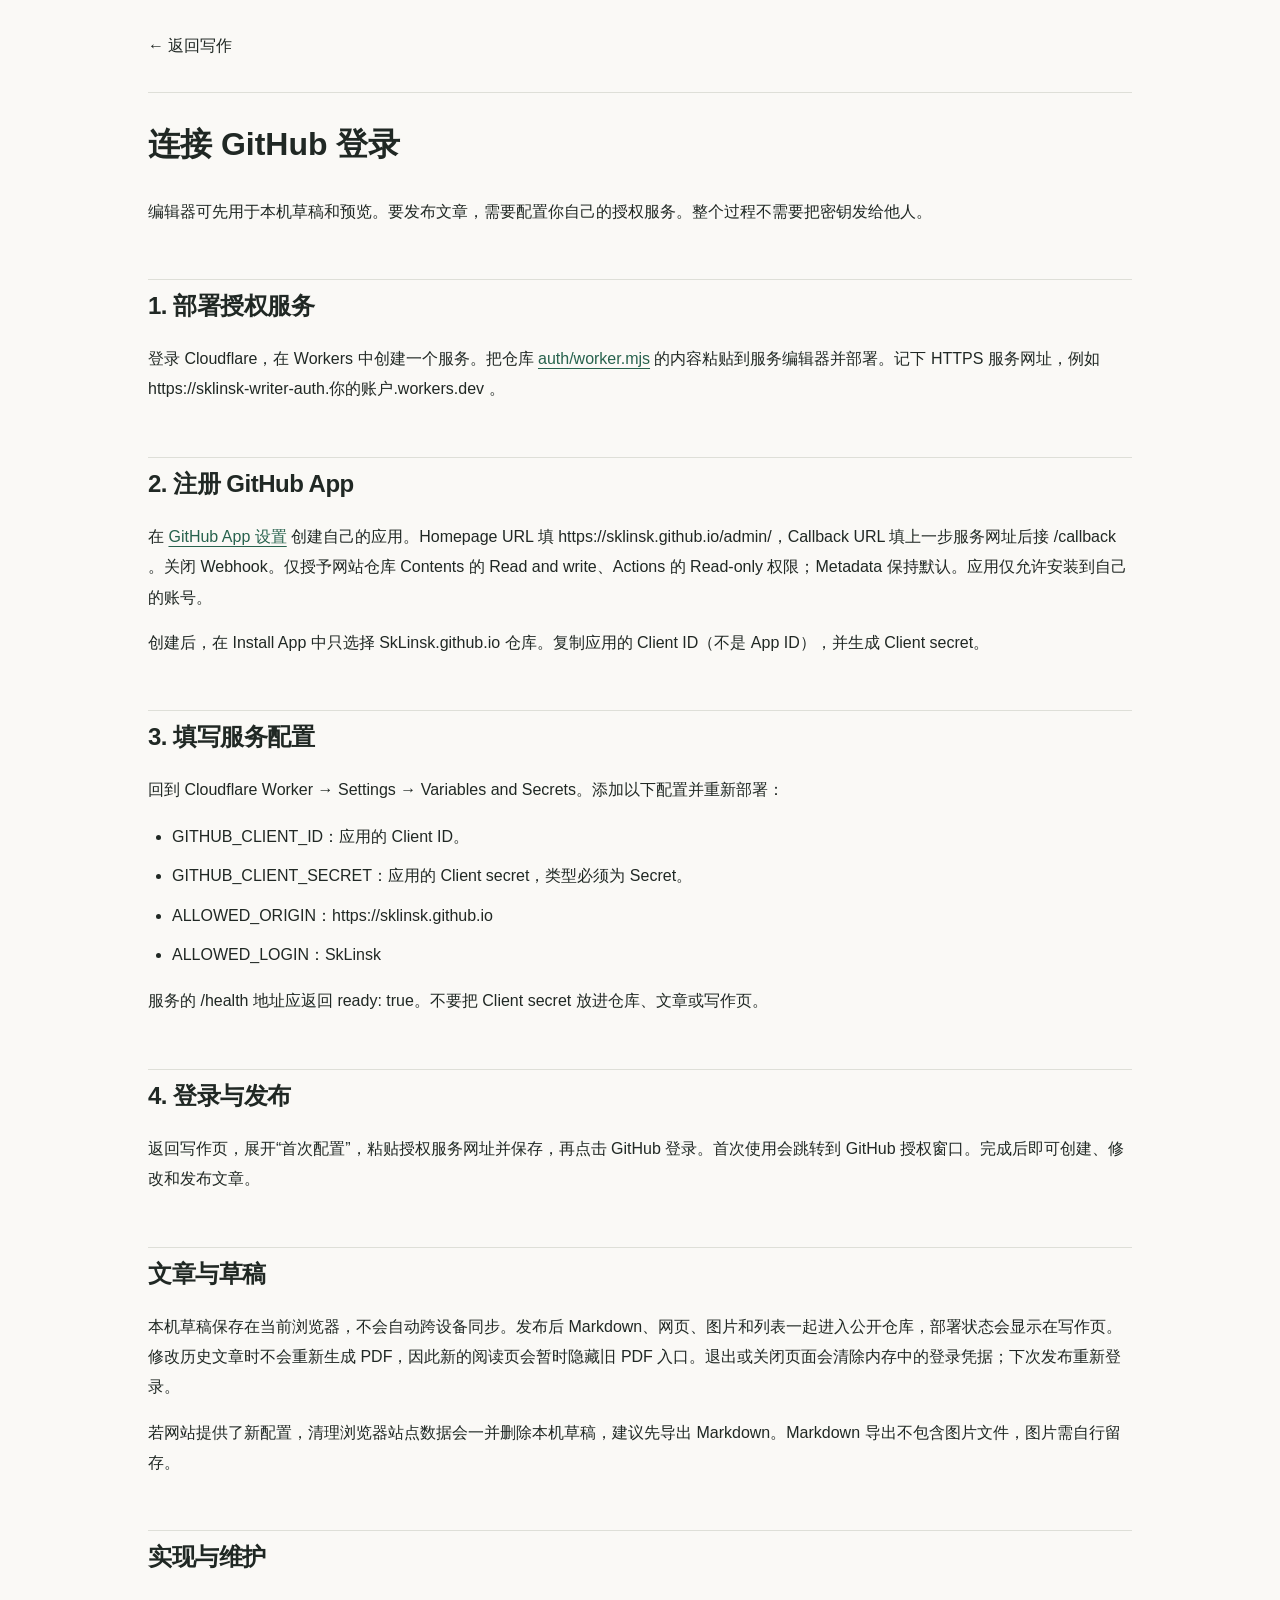
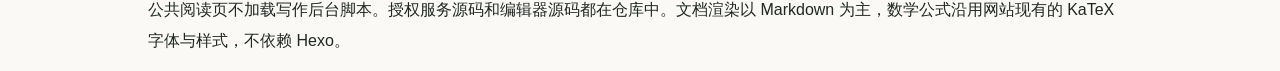
<file: admin/setup.html>
<!doctype html><html lang="zh-CN"><head><meta charset="utf-8"><meta name="viewport" content="width=device-width,initial-scale=1"><title>连接写作后台 · SkLinsk</title><link rel="stylesheet" href="/assets/site.css"><script src="/assets/theme.js"></script></head><body><div class="shell"><header class="site-header"><a href="/admin/">← 返回写作</a></header><main class="prose"><h1>连接 GitHub 登录</h1><p>编辑器可先用于本机草稿和预览。要发布文章，需要配置你自己的授权服务。整个过程不需要把密钥发给他人。</p><h2>1. 部署授权服务</h2><p>登录 Cloudflare，在 Workers 中创建一个服务。把仓库 <a href="https://github.com/SkLinsk/SkLinsk.github.io/blob/master/auth/worker.mjs">auth/worker.mjs</a> 的内容粘贴到服务编辑器并部署。记下 HTTPS 服务网址，例如 https://sklinsk-writer-auth.你的账户.workers.dev 。</p><h2>2. 注册 GitHub App</h2><p>在 <a href="https://github.com/settings/apps/new">GitHub App 设置</a> 创建自己的应用。Homepage URL 填 https://sklinsk.github.io/admin/，Callback URL 填上一步服务网址后接 /callback 。关闭 Webhook。仅授予网站仓库 Contents 的 Read and write、Actions 的 Read-only 权限；Metadata 保持默认。应用仅允许安装到自己的账号。</p><p>创建后，在 Install App 中只选择 SkLinsk.github.io 仓库。复制应用的 Client ID（不是 App ID），并生成 Client secret。</p><h2>3. 填写服务配置</h2><p>回到 Cloudflare Worker → Settings → Variables and Secrets。添加以下配置并重新部署：</p><ul><li>GITHUB_CLIENT_ID：应用的 Client ID。</li><li>GITHUB_CLIENT_SECRET：应用的 Client secret，类型必须为 Secret。</li><li>ALLOWED_ORIGIN：https://sklinsk.github.io</li><li>ALLOWED_LOGIN：SkLinsk</li></ul><p>服务的 /health 地址应返回 ready: true。不要把 Client secret 放进仓库、文章或写作页。</p><h2>4. 登录与发布</h2><p>返回写作页，展开“首次配置”，粘贴授权服务网址并保存，再点击 GitHub 登录。首次使用会跳转到 GitHub 授权窗口。完成后即可创建、修改和发布文章。</p><h2>文章与草稿</h2><p>本机草稿保存在当前浏览器，不会自动跨设备同步。发布后 Markdown、网页、图片和列表一起进入公开仓库，部署状态会显示在写作页。修改历史文章时不会重新生成 PDF，因此新的阅读页会暂时隐藏旧 PDF 入口。退出或关闭页面会清除内存中的登录凭据；下次发布重新登录。</p><p>若网站提供了新配置，清理浏览器站点数据会一并删除本机草稿，建议先导出 Markdown。Markdown 导出不包含图片文件，图片需自行留存。</p><h2>实现与维护</h2><p>公共阅读页不加载写作后台脚本。授权服务源码和编辑器源码都在仓库中。文档渲染以 Markdown 为主，数学公式沿用网站现有的 KaTeX 字体与样式，不依赖 Hexo。</p></main></div></body></html>
</file>
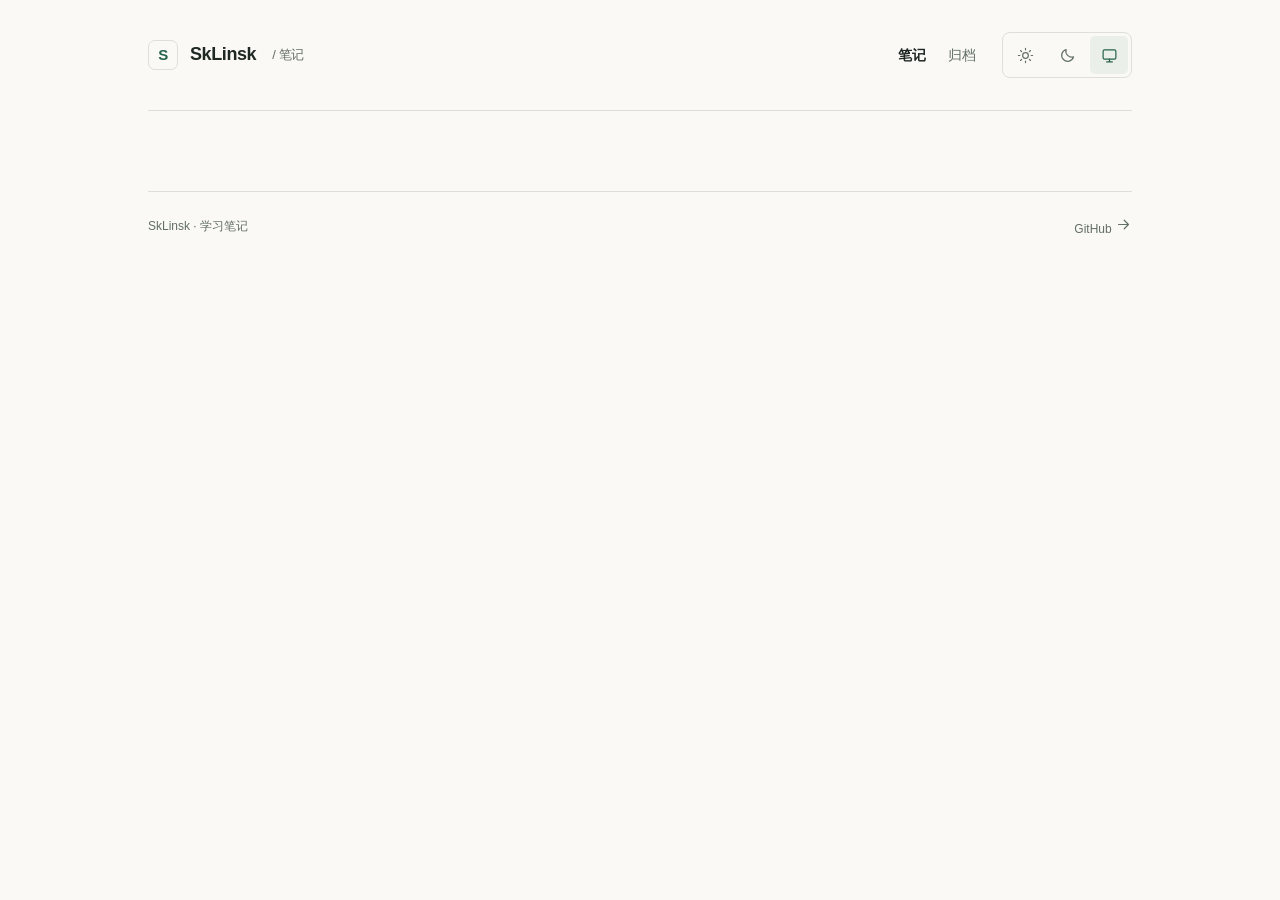
<file: admin/template.html>
<!doctype html><html lang="zh-CN"><head><meta charset="utf-8"><meta name="viewport" content="width=device-width,initial-scale=1"><meta name="description" content="SkLinsk 的学习笔记：约束优化、数学与算法。"><meta name="color-scheme" content="light dark"><title>学习笔记 · SkLinsk 笔记</title><script src="/assets/theme.js"></script><link rel="stylesheet" href="/assets/site.css?v=20261009-series"><link rel="stylesheet" href="/notes/sqp/assets/katex/katex.min.css"><link rel="stylesheet" href="/admin/article.css"></head><body id="top"><a class="skip" href="#main">跳到正文</a><div class="shell"><header class="site-header"><a class="brand" href="/"><span class="brand-mark">S</span>SkLinsk <small> / 笔记</small></a><div class="header-actions"><nav class="nav-links" aria-label="主导航"><a href="/" aria-current="page">笔记</a><a href="/archives/" >归档</a></nav><div class="theme-switch" role="group" aria-label="外观模式"><button type="button" data-mode="light" aria-label="白色模式" title="白色模式" aria-pressed="false"><svg aria-hidden="true" viewBox="0 0 24 24"><circle cx="12" cy="12" r="4"/><path d="M12 2v2m0 16v2M2 12h2m16 0h2M5 5l1.5 1.5m11 11L19 19M5 19l1.5-1.5m11-11L19 5"/></svg></button><button type="button" data-mode="dark" aria-label="黑色模式" title="黑色模式" aria-pressed="false"><svg aria-hidden="true" viewBox="0 0 24 24"><path d="M20.5 14A8.5 8.5 0 0 1 10 3.5 8.5 8.5 0 1 0 20.5 14Z"/></svg></button><button type="button" data-mode="system" aria-label="跟随系统" title="跟随系统" aria-pressed="false"><svg aria-hidden="true" viewBox="0 0 24 24"><rect x="3" y="4" width="18" height="13" rx="2"/><path d="M8 21h8m-4-4v4"/></svg></button></div></div></header><main id="main"></main><footer class="site-footer"><span>SkLinsk · 学习笔记</span><a href="https://github.com/SkLinsk/SkLinsk.github.io">GitHub <svg aria-hidden="true" viewBox="0 0 24 24"><path d="M5 12h14m-6-6 6 6-6 6"/></svg></a></footer></div></body></html>
</file>
<file: assets/site.css>
/* SkLinsk Notes — shared reading interface */
:root{color-scheme:light;--bg:#faf9f6;--surface:#fff;--text:#202824;--muted:#636e67;--line:#dedfd8;--accent:#27624d;--soft:#eaf0e9;--code:#f0f1eb;--hover:#f0f2eb}
:root[data-theme=dark]{color-scheme:dark;--bg:#171b19;--surface:#1e2420;--text:#e5e9e2;--muted:#a6b2a8;--line:#354139;--accent:#a5cfb2;--soft:#24382c;--code:#202a23;--hover:#252e27}
*{box-sizing:border-box}html{scroll-behavior:smooth;scroll-padding-top:30px}body{margin:0;background:var(--bg);color:var(--text);font:16px/1.75 -apple-system,BlinkMacSystemFont,"Segoe UI","PingFang SC","Microsoft YaHei",sans-serif;-webkit-font-smoothing:antialiased}a{color:inherit;text-decoration:none}a,button{touch-action:manipulation}button{font:inherit;cursor:pointer}a:focus-visible,button:focus-visible,summary:focus-visible{outline:3px solid var(--accent);outline-offset:5px;border-radius:3px}::selection{background:var(--soft)}.skip{position:absolute;left:18px;top:-100px;padding:10px 16px;background:var(--surface);z-index:20}.skip:focus{top:12px}.shell{max-width:1080px;margin:auto;padding:0 48px}.site-header{display:flex;align-items:center;justify-content:space-between;gap:24px;padding:32px 0;border-bottom:1px solid var(--line)}.brand{display:flex;align-items:center;gap:12px;font-weight:650;letter-spacing:-.4px;font-size:18px}.brand-mark{display:grid;place-items:center;width:30px;height:30px;border:1px solid var(--line);border-radius:7px;font-size:15px;color:var(--accent)}.brand small{font-weight:400;color:var(--muted);font-size:13px;margin-left:4px}.header-actions{display:flex;align-items:center;gap:26px}.nav-links{display:flex;gap:22px;font-size:14px}.nav-links a{min-height:44px;display:flex;align-items:center;color:var(--muted)}.nav-links a[aria-current=page]{color:var(--text);font-weight:600}.theme-switch{display:flex;gap:4px;border:1px solid var(--line);border-radius:8px;padding:3px}.theme-switch button{display:grid;place-items:center;width:38px;min-height:38px;border:0;border-radius:5px;color:var(--muted);background:transparent}.theme-switch button[aria-pressed=true]{background:var(--soft);color:var(--accent)}.theme-switch button:hover{background:var(--hover)}.theme-switch svg,.resources svg,.article-actions svg,.site-footer svg{width:17px;height:17px;stroke:currentColor;stroke-width:1.7;fill:none;stroke-linecap:round;stroke-linejoin:round}.intro{padding:78px 0 64px;max-width:700px}.eyebrow{font-size:12px;letter-spacing:2px;text-transform:uppercase;color:var(--muted);margin:0 0 18px}.intro h1{font-size:44px;line-height:1.25;letter-spacing:-1.8px;font-weight:600;margin:0 0 20px}.intro p:last-child{max-width:580px;color:var(--muted);margin:0;font-size:17px}.section-label{display:flex;justify-content:space-between;border-bottom:1px solid var(--line);padding-bottom:16px;align-items:center}.section-label h2{font-size:14px;margin:0;font-weight:600}.section-label span{font-size:12px;color:var(--muted)}.note-row{display:grid;grid-template-columns:110px 1fr 24px;gap:28px;padding:36px 0;border-bottom:1px solid var(--line);align-items:start}.note-date{font:12px/1.8 ui-monospace,monospace;color:var(--muted);padding-top:4px}.note-row h3{font-size:24px;line-height:1.45;letter-spacing:-.5px;margin:0 0 12px;font-weight:600}.note-row h3 a:hover{color:var(--accent)}.note-row p{color:var(--muted);margin:0 0 18px;font-size:15px;max-width:680px}.tags{display:flex;gap:12px;flex-wrap:wrap}.tag{font-size:12px;background:var(--soft);color:var(--accent);padding:3px 9px;border-radius:4px}.row-arrow{color:var(--accent);font-size:24px;min-width:44px;min-height:44px;text-align:center}.resources{display:flex;gap:24px;flex-wrap:wrap;margin-top:36px;font-size:14px}.resources a{display:flex;align-items:center;min-height:44px;gap:8px;color:var(--accent)}.site-footer{display:flex;justify-content:space-between;gap:20px;border-top:1px solid var(--line);padding:24px 0 32px;margin-top:80px;font-size:12px;color:var(--muted)}.site-footer a:hover{color:var(--accent)}.article-head{padding:56px 0 36px;max-width:850px}.article-head h1{font-size:38px;letter-spacing:-1px;line-height:1.4;font-weight:600;margin:14px 0 22px}.article-head .meta{display:flex;gap:14px;flex-wrap:wrap;font-size:13px;color:var(--muted)}.article-actions{display:flex;gap:12px;flex-wrap:wrap;margin-top:24px}.article-actions a{font-size:13px;border:1px solid var(--line);border-radius:6px;padding:9px 14px;min-height:44px;display:flex;align-items:center;gap:8px}.article-actions a:hover{background:var(--soft)}.article-layout{display:grid;grid-template-columns:minmax(0,740px) 180px;gap:48px}.prose{min-width:0;font-size:16px;line-height:1.9}.prose h2{font-size:24px;line-height:1.5;font-weight:600;letter-spacing:-.5px;margin:52px 0 20px;padding-top:8px;border-top:1px solid var(--line)}.prose h3{font-size:18px;line-height:1.5;font-weight:600;margin:28px 0 14px}.prose p{margin:15px 0}.prose a{color:var(--accent);text-decoration:underline;text-underline-offset:4px;overflow-wrap:anywhere}.prose blockquote{margin:24px 0;border-left:3px solid var(--accent);background:var(--soft);padding:14px 20px;border-radius:0 6px 6px 0}.prose blockquote p{margin:0}.prose ul,.prose ol{padding-left:24px}.prose li{margin:9px 0}.prose table{display:block;max-width:100%;overflow:auto;border-collapse:collapse;margin:24px 0;font-size:14px;line-height:1.65}.prose th{background:var(--soft);text-align:left}.prose td,.prose th{border-bottom:1px solid var(--line);padding:12px 14px;min-width:105px}.prose pre{white-space:pre-wrap;overflow-wrap:anywhere;background:var(--code);border:1px solid var(--line);padding:22px;border-radius:7px;font:13px/1.85 ui-monospace,"Menlo","PingFang SC",monospace}.prose code{font-family:ui-monospace,"Menlo","PingFang SC",monospace}.equation{max-width:100%;overflow-x:auto;padding:12px 4px;margin:24px 0}.equation .katex-display{display:block;width:max-content;min-width:100%;text-align:center}.prose .katex{position:relative;font-size:1.1em;line-height:1.2}.prose .equation .katex{font-size:1.22em}.katex-display{margin:0!important}.prose details{border:1px solid var(--line);padding:12px 16px;border-radius:6px;margin:24px 0;font-size:14px;color:var(--muted)}summary{cursor:pointer;min-height:32px}.toc{align-self:start;position:sticky;top:28px;margin-top:8px;font-size:12px;line-height:1.65;color:var(--muted);border-left:1px solid var(--line);padding-left:20px;max-height:calc(100vh - 56px);overflow:auto}.toc summary{font-size:13px;font-weight:600;color:var(--text);list-style:none;margin-bottom:14px}.toc ol{list-style:none;margin:0;padding:0}.toc li{margin:7px 0}.toc a{display:block;padding:4px 0}.toc a:hover{color:var(--accent)}.empty-archive{color:var(--muted);font-size:14px;padding:32px 0}.back-top{display:inline-flex;min-height:44px;align-items:center;color:var(--accent);font-size:14px;margin-top:36px}
@media(max-width:900px){.shell{padding:0 30px}.article-layout{grid-template-columns:minmax(0,1fr)}.toc{grid-row:1;position:static;max-height:none;border:1px solid var(--line);border-radius:6px;padding:12px 16px}.toc summary{list-style:revert;margin:0;min-height:32px}.toc ol{columns:2;margin-top:12px}.toc li{break-inside:avoid}.toc:not([open]) ol{display:none}}
@media(max-width:600px){.shell{padding:0 22px}.site-header{padding:20px 0;gap:14px;flex-wrap:wrap}.brand small{display:none}.header-actions{gap:16px}.nav-links{gap:16px}.nav-links a{font-size:13px}.theme-switch button{width:38px;min-height:44px}.theme-switch{gap:2px;padding:2px}.intro{padding:54px 0 44px}.intro h1{font-size:36px}.intro p:last-child{font-size:16px}.note-row{grid-template-columns:1fr 32px;gap:12px;padding:28px 0}.note-date{grid-column:1/-1}.note-row h3{font-size:23px}.note-row p{font-size:15px}.site-footer{margin-top:56px;flex-direction:column;gap:8px}.article-head{padding:36px 0 28px}.article-head h1{font-size:29px;letter-spacing:-.7px}.article-layout{gap:22px}.toc ol{columns:1}.prose h2{font-size:22px;margin-top:40px}.prose pre{padding:16px;font-size:12px}.prose td,.prose th{padding:10px}.resources{gap:12px 20px}}
body{overflow-x:clip}.header-actions{flex-wrap:wrap}.prose{overflow-wrap:anywhere}.prose p>.katex{display:inline-block;max-width:100%;overflow-x:auto;overflow-y:hidden;vertical-align:-.18em}.prose .katex{white-space:nowrap;overflow-wrap:normal;letter-spacing:normal}
.series-nav{display:flex;justify-content:space-between;gap:24px;flex-wrap:wrap;border-top:1px solid var(--line);margin-top:44px;padding-top:20px}.series-nav a{display:flex;align-items:center;min-height:44px;font-size:14px}
@media(prefers-reduced-motion:reduce){html{scroll-behavior:auto}}
@media print{.site-header,.site-footer,.toc,.article-actions,.back-top{display:none}.shell{max-width:none;padding:0}.article-layout{display:block}:root,:root[data-theme=dark]{--bg:white;--text:black;--muted:#444;--line:#ccc;--soft:#f4f4f4;--code:#f4f4f4;--accent:#333}.prose{font-size:11pt}.equation{break-inside:avoid}.prose h2,.prose h3{break-after:avoid}}
</file>
<file: admin/writer.css>
.writer-shell{max-width:1500px;margin:auto;padding:0 28px}button,.file-button{border:1px solid var(--line);background:var(--surface);color:var(--text);border-radius:6px;padding:8px 14px;min-height:44px;cursor:pointer;font-size:14px}button:disabled{opacity:.5;cursor:default}button:hover:not(:disabled),.file-button:hover{background:var(--soft)}button.primary{background:var(--accent);color:var(--bg)}input,textarea{width:100%;display:block;background:var(--surface);color:var(--text);border:1px solid var(--line);border-radius:6px;padding:10px 12px;font:inherit}input:focus-visible,textarea:focus-visible{outline:2px solid var(--accent);outline-offset:2px}label{display:block;font-size:14px}label input,label textarea{margin-top:6px}.workspace{display:grid;grid-template-columns:230px minmax(0,1fr);gap:28px;margin:24px 0 60px}aside{border-right:1px solid var(--line);padding-right:20px;min-width:0}aside h2,aside h3{font-size:15px}.aside-head{display:flex;align-items:center;justify-content:space-between}.article-button{display:block;text-align:left;width:100%;margin:8px 0;overflow-wrap:anywhere}.metadata label{margin-bottom:14px}.pair{display:grid;grid-template-columns:1fr 1fr;gap:16px}.toolbar{display:flex;gap:10px;flex-wrap:wrap;align-items:center}.muted{font-size:13px;color:var(--muted)}#status{padding:10px 14px;border-left:3px solid var(--accent);background:var(--soft);overflow-wrap:anywhere}.writing{display:grid;grid-template-columns:minmax(0,1fr) minmax(0,1fr);gap:24px}.writing>section{min-width:0}.writing>section>h2{font-size:14px;font-weight:400;margin:0 0 6px}#body{min-height:65vh;resize:vertical;font:14px/1.9 Menlo,monospace}#preview{border:1px solid var(--line);border-radius:6px;padding:18px;min-height:65vh;max-height:85vh;overflow:auto;font-size:16px}#preview h1{font-size:28px}#preview img,.prose img{max-width:100%;height:auto}#setup{border:1px solid var(--line);padding:12px 16px;border-radius:6px}#setup label{max-width:650px}#setup button{margin-top:10px}summary{cursor:pointer}main{min-width:0}.prose .katex{position:relative}@media(max-width:1000px){.writing{grid-template-columns:1fr}.workspace{grid-template-columns:190px minmax(0,1fr)}}@media(max-width:700px){.writer-shell{padding:0 16px}.workspace{grid-template-columns:1fr}aside{border-right:0;border-bottom:1px solid var(--line);padding:0 0 16px}.pair{grid-template-columns:1fr}.header-actions{gap:8px}.metadata{margin-top:10px}#preview{min-height:300px}#body{min-height:420px}.writing{gap:20px}}
[hidden]{display:none!important}.theme-switch button{width:auto;min-width:46px;white-space:nowrap}.file-button{display:inline-flex;align-items:center}


.draft-row{display:flex;align-items:center;gap:6px;margin:8px 0}.draft-row .article-button{flex:1;min-width:0;margin:0}.draft-delete{flex:none;padding:8px;color:var(--muted)}.draft-row .article-button[aria-pressed="true"]{border-color:var(--accent)}
</file>
<file: admin/article.css>
.prose img{display:block;max-width:100%;height:auto;margin:24px auto}.prose .katex{position:relative}
</file>
